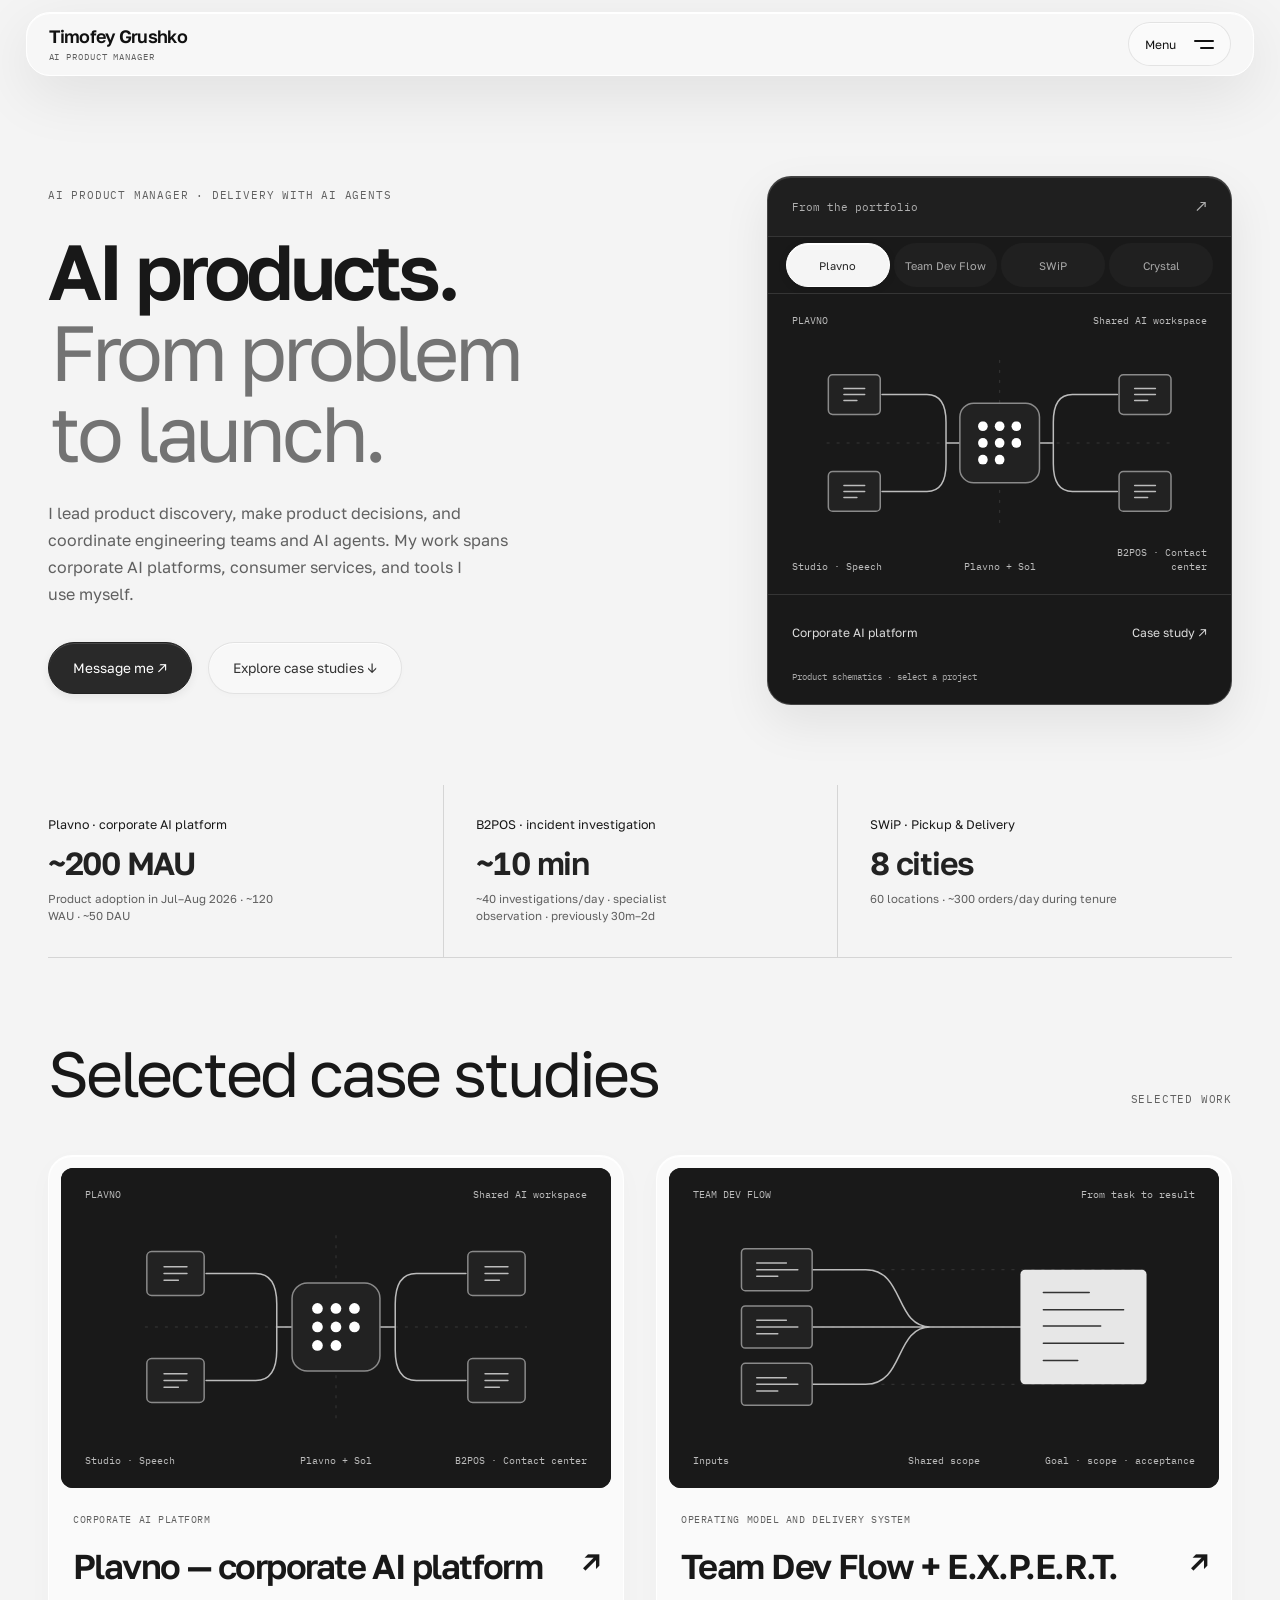
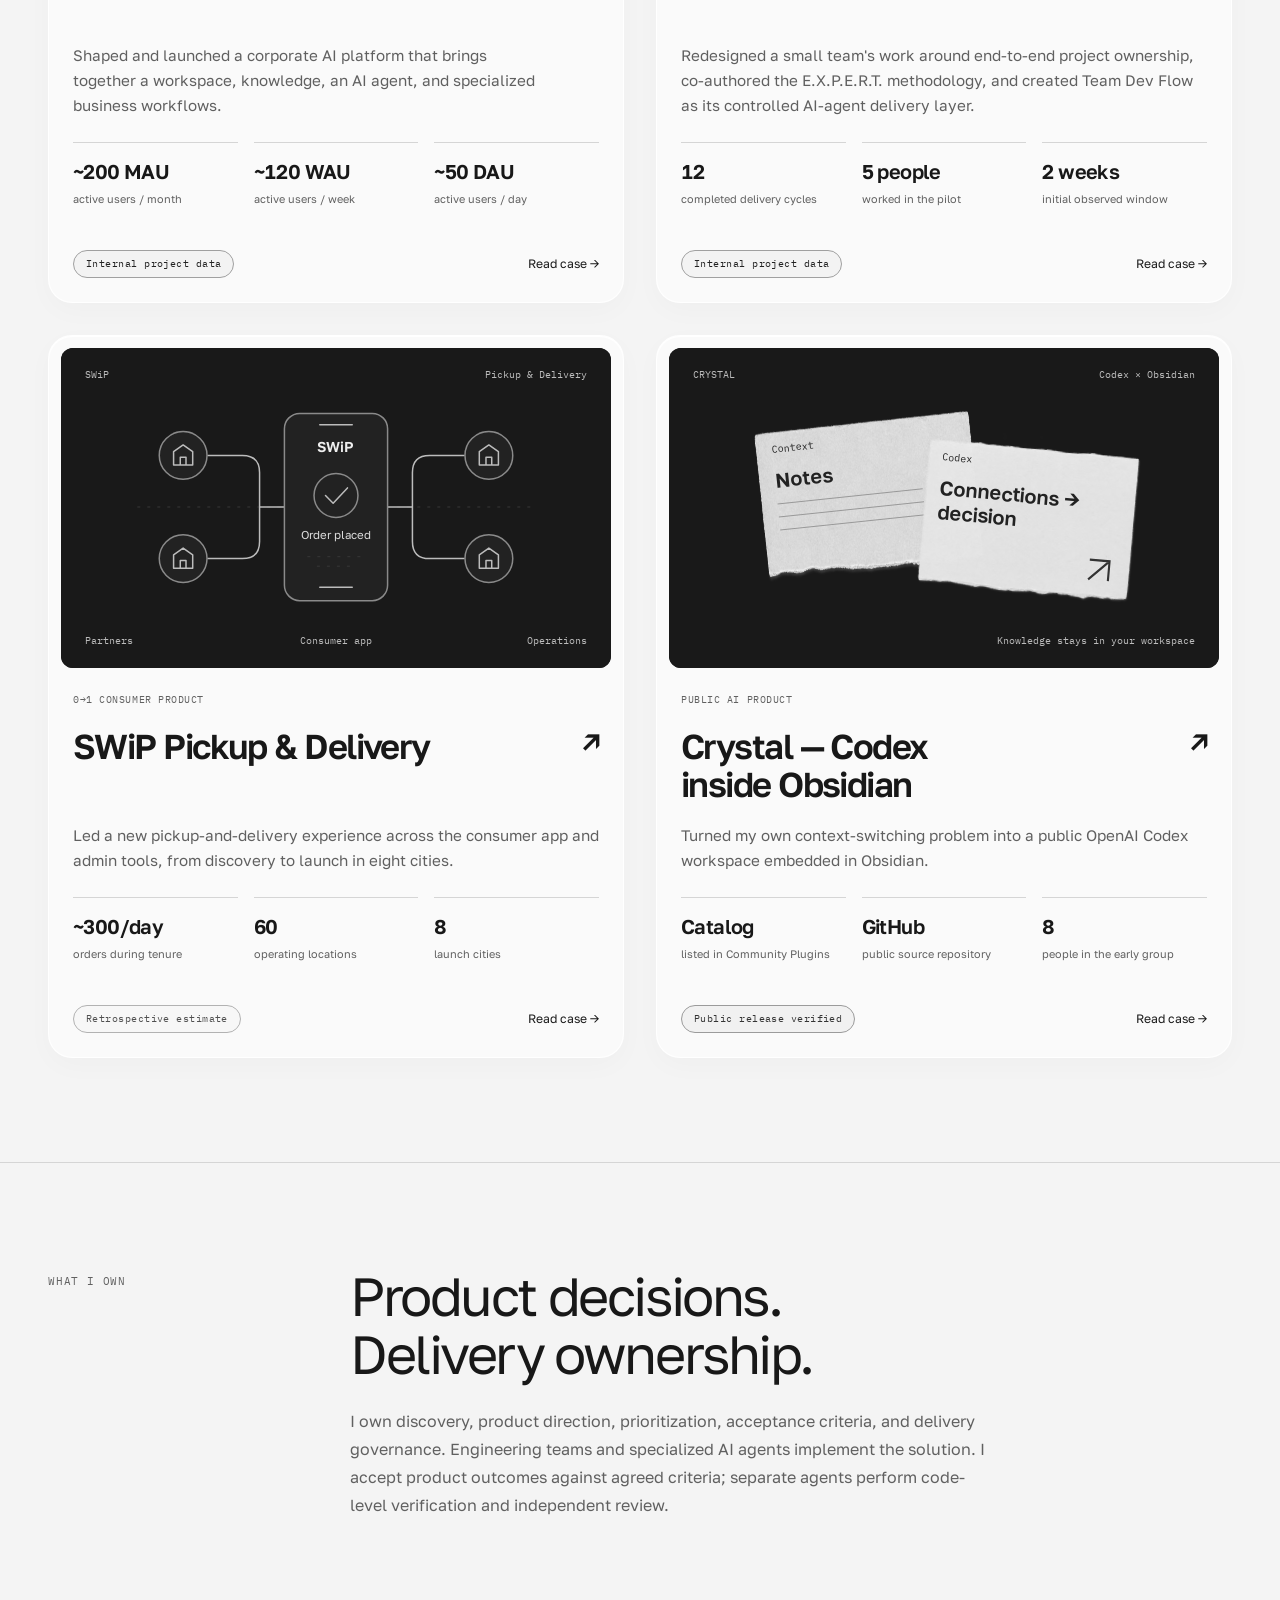
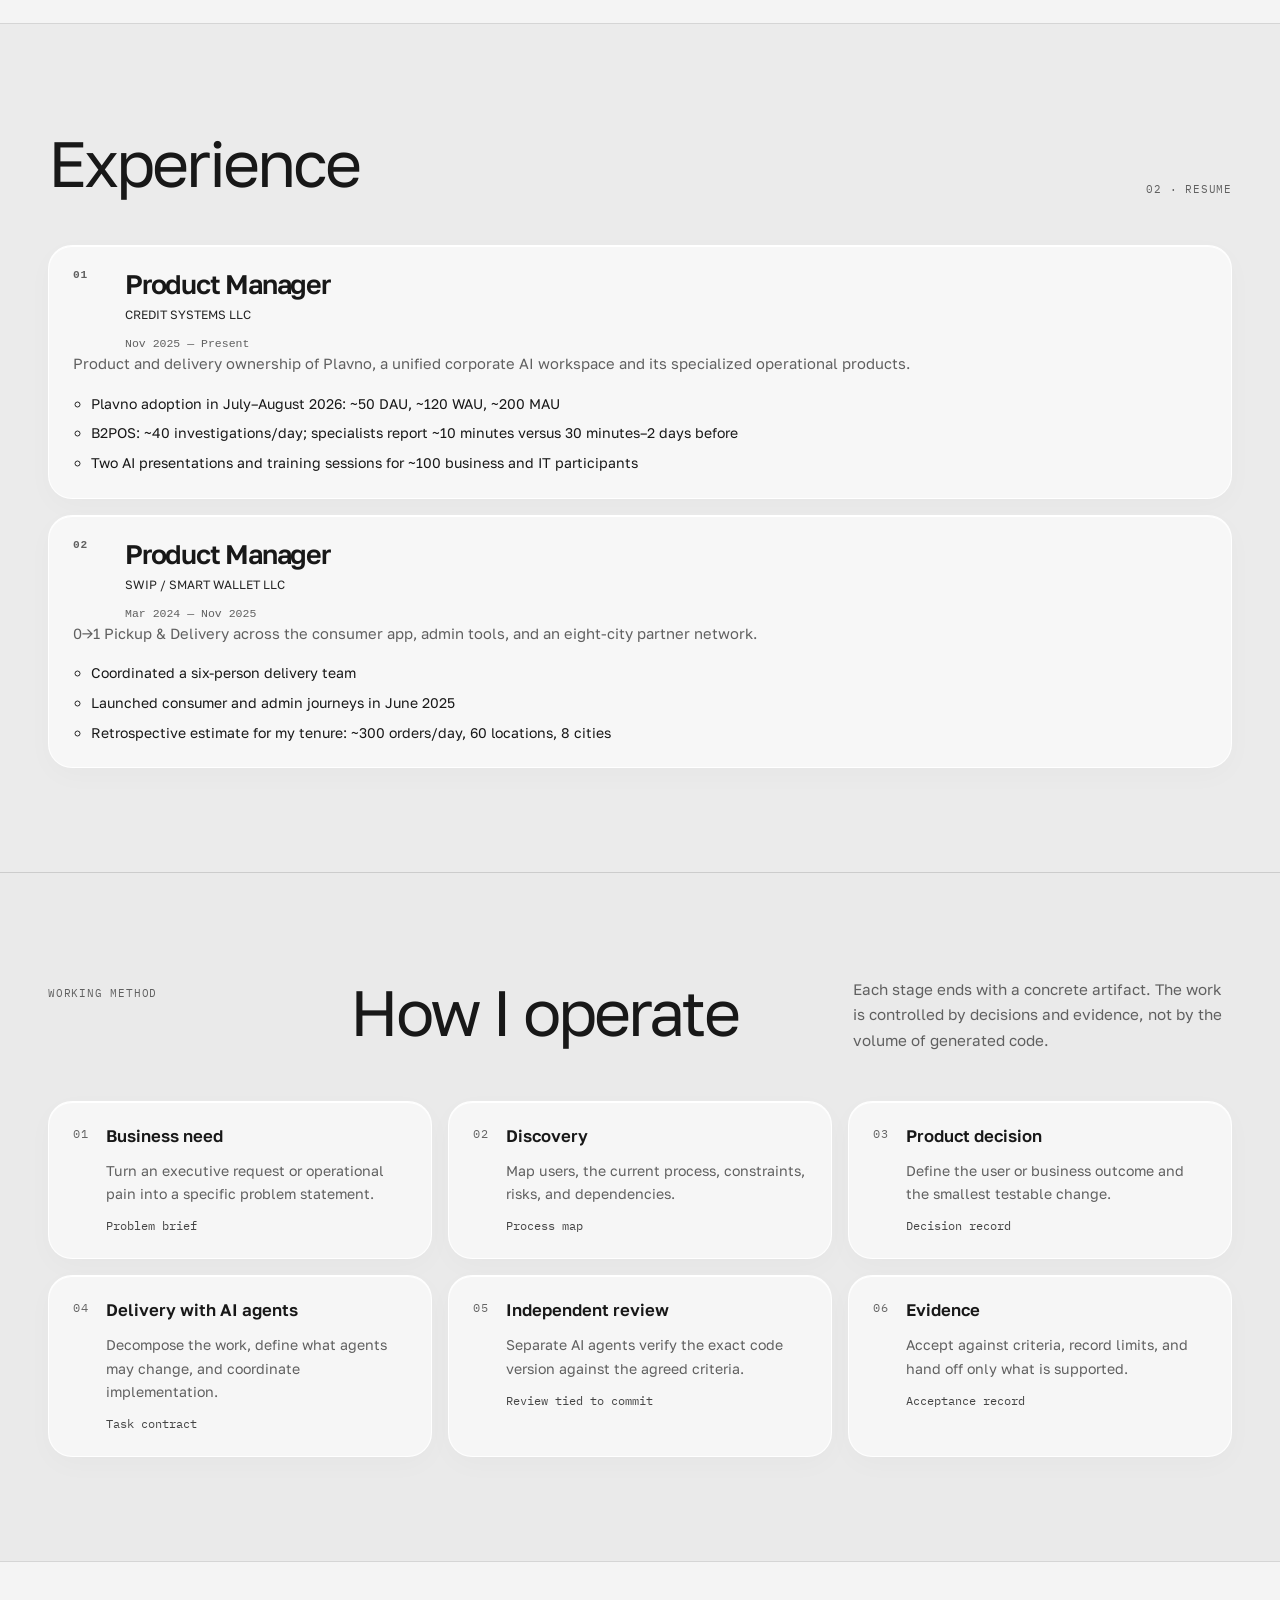
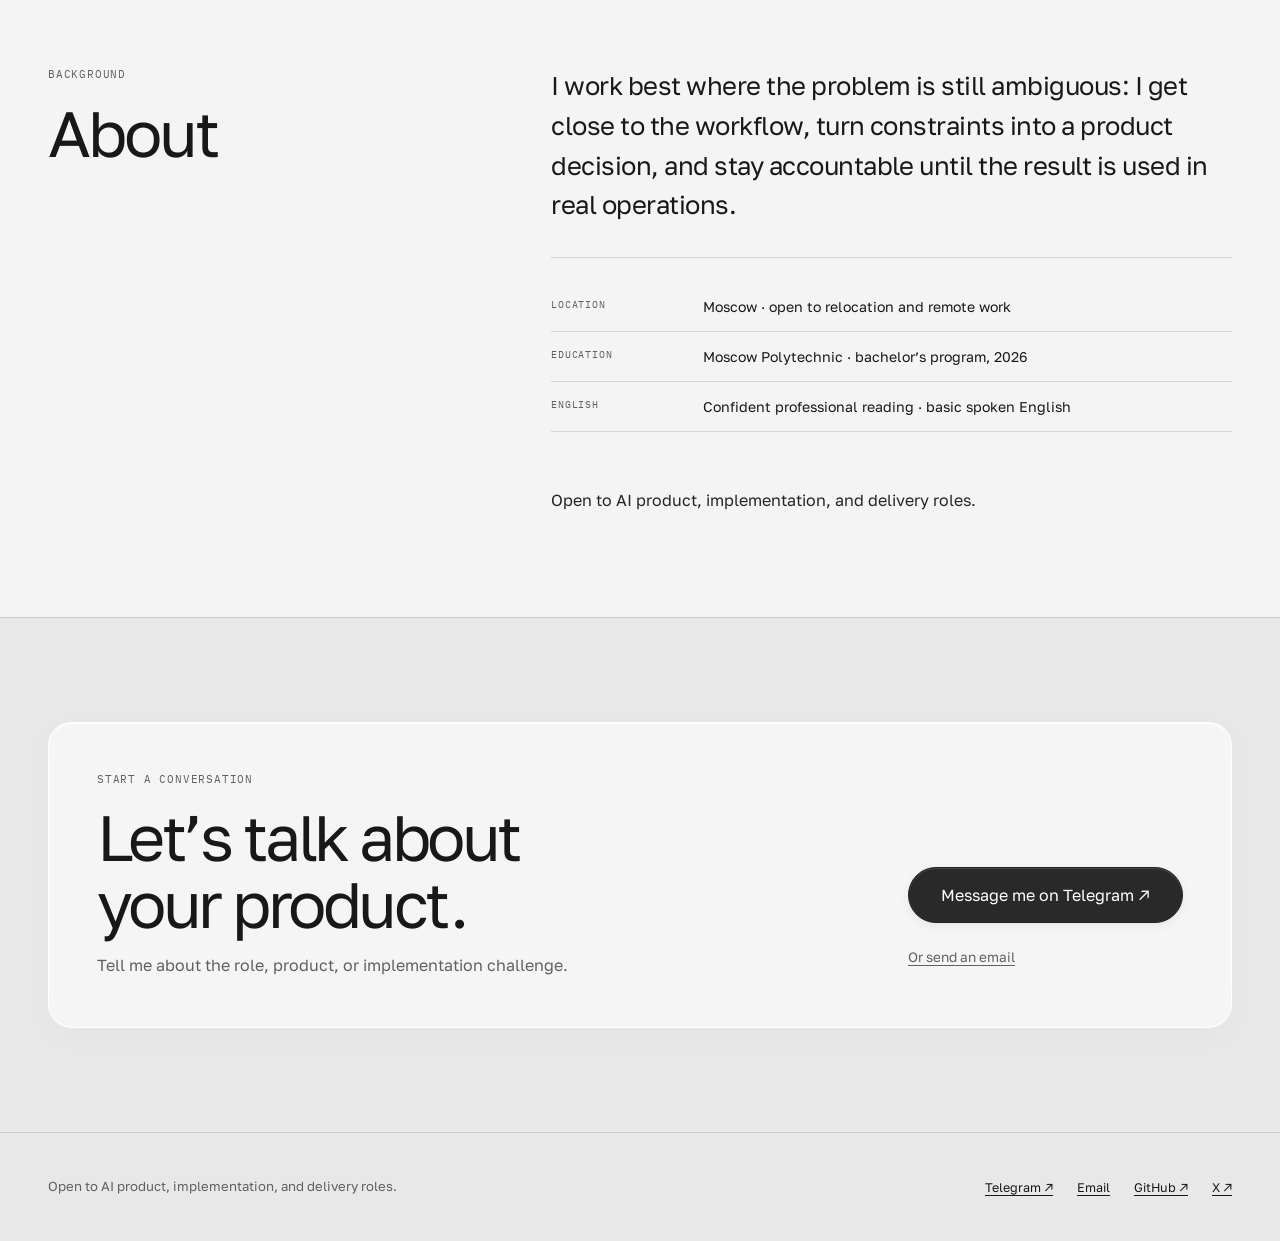
<file: index.html>
<!DOCTYPE html><html lang="en"><head><meta charset="UTF-8"><meta name="viewport" content="width=device-width, initial-scale=1, viewport-fit=cover"><meta name="theme-color" content="#f4f4f4"><link rel="preload" href="/fonts/golos-400.ttf" as="font" type="font/ttf" crossorigin><meta name="description" content="AI product manager leading discovery, product decisions, and structured delivery across internal AI and consumer products."><link rel="icon" href="/favicon.svg" type="image/svg+xml"><link rel="canonical" href="https://gvukamolle.github.io/"><link rel="alternate" hreflang="en" href="https://gvukamolle.github.io/"><link rel="alternate" hreflang="ru" href="https://gvukamolle.github.io/ru/"><link rel="alternate" hreflang="x-default" href="https://gvukamolle.github.io/"><meta property="og:type" content="website"><meta property="og:locale" content="en_US"><meta property="og:title" content="Timofey Grushko — AI Product Manager &amp; Delivery with AI Agents"><meta property="og:description" content="AI product manager leading discovery, product decisions, and structured delivery across internal AI and consumer products."><meta property="og:url" content="https://gvukamolle.github.io/"><meta property="og:image" content="https://gvukamolle.github.io/og-default.png"><meta property="og:image:width" content="1200"><meta property="og:image:height" content="630"><meta property="og:image:alt" content="Timofey Grushko — AI Product Manager leading delivery with AI agents"><meta name="twitter:card" content="summary_large_image"><meta name="twitter:title" content="Timofey Grushko — AI Product Manager &amp; Delivery with AI Agents"><meta name="twitter:description" content="AI product manager leading discovery, product decisions, and structured delivery across internal AI and consumer products."><meta name="twitter:image" content="https://gvukamolle.github.io/og-default.png"><meta name="twitter:image:alt" content="Timofey Grushko — AI Product Manager leading delivery with AI agents"><title>Timofey Grushko — AI Product Manager &amp; Delivery with AI Agents</title><script type="application/ld+json">{"@context":"https://schema.org","@type":"Person","name":"Timofey Grushko","jobTitle":"AI Product Manager","homeLocation":{"@type":"Place","name":"Moscow"},"email":"mailto:tim.grushko7@gmail.com","sameAs":["https://t.me/gvukamolle","https://github.com/gvukamolle","https://x.com/why_gvukamolle"],"knowsLanguage":["ru","en"]}</script><link rel="stylesheet" href="/_astro/BaseLayout.C7VRV1YZ.css"><link rel="stylesheet" href="/_astro/i18n.DCbKfrXa.css"><link rel="stylesheet" href="/_astro/home.we3cDWF-.css"></head><body><a class="skip-link" href="#main">Skip to content</a><header class="site-header tdf-header"><a class="tdf-wordmark" href="/"><span>Timofey Grushko<span class="tdf-edition">AI PRODUCT MANAGER</span></span></a><button id="menu-toggle" class="tdf-menu-toggle" type="button" aria-expanded="false" aria-controls="nav-panel" data-open-label="Close" data-closed-label="Menu"><span id="menu-label">Menu</span><span class="tdf-burger" aria-hidden="true"><i></i><i></i></span></button></header><nav id="nav-panel" class="tdf-nav-panel" aria-label="Main navigation" hidden><span class="tdf-menu-eyebrow">Navigate</span><a href="/#cases">Cases<span aria-hidden="true">↗</span></a><a href="/#experience">Experience<span aria-hidden="true">↗</span></a><a href="/#method">Method<span aria-hidden="true">↗</span></a><a href="/#about">About<span aria-hidden="true">↗</span></a><a href="https://t.me/gvukamolle">Telegram<span aria-hidden="true">↗</span></a><div class="tdf-menu-language"><span>Language</span><a class="tdf-language" href="/ru/" data-language-switch data-target-locale="ru" data-russian="false" aria-label="Switch language to Russian"><span>EN</span><span>RU</span></a></div></nav><noscript><style>#menu-toggle{display:none}</style><nav class="tdf-fallback" aria-label="Navigation"><a href="/#cases">Cases</a><a href="/#experience">Experience</a><a href="/#method">Method</a><a href="/#about">About</a><a href="https://t.me/gvukamolle">Telegram</a><a href="/ru/">Русский</a></nav></noscript><script type="module" src="/_astro/SiteHeader.astro_astro_type_script_index_0_lang.BImIj5Sn.js"></script><main id="main"><script>
    if (localStorage.getItem('portfolio-language') === 'ru' && location.pathname === '/') {
      location.replace('/ru/');
    }
  </script><section class="hero section" aria-labelledby="home-heading"><div class="container hero-shell"><div class="hero-copy"><p class="eyebrow">AI Product Manager · Delivery with AI agents</p><h1 id="home-heading" class="display"><span class="hero-title hero-title--desktop">AI products. <span class="display-accent">From problem to launch.</span></span><span class="hero-title hero-title--mobile">AI products. <span class="display-accent">From problem to launch.</span></span></h1><p class="hero-summary hero-summary--desktop">I lead product discovery, make product decisions, and coordinate engineering teams and AI agents. My work spans corporate AI platforms, consumer services, and tools I use myself.</p><p class="hero-summary hero-summary--mobile">I lead AI products from problem to launch with engineering teams and AI agents.</p><div class="hero-actions"><a class="button button--primary" href="https://t.me/gvukamolle" target="_blank" rel="me noreferrer">Message me ↗</a><a class="button button--text" href="#cases">Explore case studies ↓</a></div></div><section class="project-console" data-project-console aria-label="Project explorer" data-astro-cid-ej4fjdxf><div class="console-top" data-astro-cid-ej4fjdxf><span data-astro-cid-ej4fjdxf>From the portfolio</span><span aria-hidden="true" data-astro-cid-ej4fjdxf>↗</span></div><div class="console-tabs" role="tablist" aria-label="Choose a project" data-astro-cid-ej4fjdxf><button type="button" role="tab" id="project-tab-plavno-ai" aria-controls="project-panel-plavno-ai" aria-selected="true" tabindex="0" data-astro-cid-ej4fjdxf>Plavno</button><button type="button" role="tab" id="project-tab-team-dev-flow" aria-controls="project-panel-team-dev-flow" aria-selected="false" tabindex="-1" data-astro-cid-ej4fjdxf>Team Dev Flow</button><button type="button" role="tab" id="project-tab-swip-pickup-delivery" aria-controls="project-panel-swip-pickup-delivery" aria-selected="false" tabindex="-1" data-astro-cid-ej4fjdxf>SWiP</button><button type="button" role="tab" id="project-tab-crystal" aria-controls="project-panel-crystal" aria-selected="false" tabindex="-1" data-astro-cid-ej4fjdxf>Crystal</button></div><div class="console-panel" role="tabpanel" id="project-panel-plavno-ai" aria-labelledby="project-tab-plavno-ai" data-astro-cid-ej4fjdxf><div class="project-visual project-visual--plavno-ai" aria-hidden="true" data-astro-cid-utabsd57><div class="visual-label" data-astro-cid-utabsd57><span data-astro-cid-utabsd57>PLAVNO</span><span data-astro-cid-utabsd57>Shared AI workspace</span></div><div class="visual-stage" data-astro-cid-utabsd57><svg viewBox="0 0 480 224" fill="none" class="preview-diagram" data-astro-cid-utabsd57><path class="guide" d="M40 112H440M240 16V208" data-astro-cid-utabsd57></path><path class="wire" d="M104 56H156Q178 56 178 88V112H194M104 168H156Q178 168 178 136V112M286 112H302V88Q302 56 324 56H376M302 112V136Q302 168 324 168H376" data-astro-cid-utabsd57></path><rect class="node" x="194" y="66" width="92" height="92" rx="16" data-astro-cid-utabsd57></rect><image href="/images/plavno-mark.svg" x="215" y="87" width="50" height="50" class="plavno-mark" data-astro-cid-utabsd57></image><g data-astro-cid-utabsd57><rect class="node" x="42" y="33" width="60" height="46" rx="5" data-astro-cid-utabsd57></rect><path class="wire" d="M60 49h24m-24 7h24m-24 7h15" data-astro-cid-utabsd57></path></g><g data-astro-cid-utabsd57><rect class="node" x="42" y="145" width="60" height="46" rx="5" data-astro-cid-utabsd57></rect><path class="wire" d="M60 161h24m-24 7h24m-24 7h15" data-astro-cid-utabsd57></path></g><g data-astro-cid-utabsd57><rect class="node" x="378" y="33" width="60" height="46" rx="5" data-astro-cid-utabsd57></rect><path class="wire" d="M396 49h24m-24 7h24m-24 7h15" data-astro-cid-utabsd57></path></g><g data-astro-cid-utabsd57><rect class="node" x="378" y="145" width="60" height="46" rx="5" data-astro-cid-utabsd57></rect><path class="wire" d="M396 161h24m-24 7h24m-24 7h15" data-astro-cid-utabsd57></path></g></svg></div><div class="visual-legend" data-astro-cid-utabsd57><span data-astro-cid-utabsd57>Studio · Speech</span><span data-astro-cid-utabsd57>Plavno + Sol</span><span data-astro-cid-utabsd57>B2POS · Contact center</span></div></div><a class="console-link" href="/cases/plavno-ai/" data-astro-cid-ej4fjdxf><span data-astro-cid-ej4fjdxf>Corporate AI platform</span><span data-astro-cid-ej4fjdxf>Case study ↗</span></a></div><div class="console-panel" role="tabpanel" id="project-panel-team-dev-flow" aria-labelledby="project-tab-team-dev-flow" hidden data-astro-cid-ej4fjdxf><div class="project-visual project-visual--team-dev-flow" aria-hidden="true" data-astro-cid-utabsd57><div class="visual-label" data-astro-cid-utabsd57><span data-astro-cid-utabsd57>TEAM DEV FLOW</span><span data-astro-cid-utabsd57>From task to result</span></div><div class="visual-stage" data-astro-cid-utabsd57><svg viewBox="0 0 480 224" fill="none" class="preview-diagram" data-astro-cid-utabsd57><path class="guide" d="M28 52H452M28 112H452M28 172H452" data-astro-cid-utabsd57></path><path class="wire" d="M102 52H158C199 52 188 112 226 112H320M102 112H320M102 172H158C199 172 188 112 226 112" data-astro-cid-utabsd57></path><g data-astro-cid-utabsd57><rect class="node" x="28" y="30" width="74" height="44" rx="4" data-astro-cid-utabsd57></rect><path class="wire" d="M44 45h31m-31 7h43m-43 7h22" data-astro-cid-utabsd57></path></g><g data-astro-cid-utabsd57><rect class="node" x="28" y="90" width="74" height="44" rx="4" data-astro-cid-utabsd57></rect><path class="wire" d="M44 105h31m-31 7h43m-43 7h22" data-astro-cid-utabsd57></path></g><g data-astro-cid-utabsd57><rect class="node" x="28" y="150" width="74" height="44" rx="4" data-astro-cid-utabsd57></rect><path class="wire" d="M44 165h31m-31 7h43m-43 7h22" data-astro-cid-utabsd57></path></g><rect class="solid-node" x="320" y="52" width="132" height="120" rx="5" data-astro-cid-utabsd57></rect><path class="inverse-wire" d="M344 94h84m-84 35h84M344 76h48M344 111h60M344 147h36" data-astro-cid-utabsd57></path></svg></div><div class="visual-legend" data-astro-cid-utabsd57><span data-astro-cid-utabsd57>Inputs</span><span data-astro-cid-utabsd57>Shared scope</span><span data-astro-cid-utabsd57>Goal · scope · acceptance</span></div></div><a class="console-link" href="/cases/team-dev-flow/" data-astro-cid-ej4fjdxf><span data-astro-cid-ej4fjdxf>Delivery with AI agents</span><span data-astro-cid-ej4fjdxf>Case study ↗</span></a></div><div class="console-panel" role="tabpanel" id="project-panel-swip-pickup-delivery" aria-labelledby="project-tab-swip-pickup-delivery" hidden data-astro-cid-ej4fjdxf><div class="project-visual project-visual--swip-pickup-delivery" aria-hidden="true" data-astro-cid-utabsd57><div class="visual-label" data-astro-cid-utabsd57><span data-astro-cid-utabsd57>SWiP</span><span data-astro-cid-utabsd57>Pickup &amp; Delivery</span></div><div class="visual-stage" data-astro-cid-utabsd57><svg viewBox="0 0 480 224" fill="none" class="preview-diagram" data-astro-cid-utabsd57><path class="guide" d="M32 112H448" data-astro-cid-utabsd57></path><path class="wire" d="M106 58H142Q160 58 160 76V112H186M106 166H142Q160 166 160 148V112M294 112H320V76Q320 58 338 58H374M320 112V148Q320 166 338 166H374" data-astro-cid-utabsd57></path><g data-astro-cid-utabsd57><circle class="node" cx="80" cy="58" r="25" data-astro-cid-utabsd57></circle><path class="wire" d="M70 68v-14l10-7 10 7v14h-20m7 0v-8h6v8" data-astro-cid-utabsd57></path></g><g data-astro-cid-utabsd57><circle class="node" cx="80" cy="166" r="25" data-astro-cid-utabsd57></circle><path class="wire" d="M70 176v-14l10-7 10 7v14h-20m7 0v-8h6v8" data-astro-cid-utabsd57></path></g><g data-astro-cid-utabsd57><circle class="node" cx="400" cy="58" r="25" data-astro-cid-utabsd57></circle><path class="wire" d="M390 68v-14l10-7 10 7v14h-20m7 0v-8h6v8" data-astro-cid-utabsd57></path></g><g data-astro-cid-utabsd57><circle class="node" cx="400" cy="166" r="25" data-astro-cid-utabsd57></circle><path class="wire" d="M390 176v-14l10-7 10 7v14h-20m7 0v-8h6v8" data-astro-cid-utabsd57></path></g><rect class="node" x="186" y="14" width="108" height="196" rx="16" data-astro-cid-utabsd57></rect><path class="wire" d="M223 26h34M223 196h34" data-astro-cid-utabsd57></path><text x="240" y="54" class="svg-brand" data-astro-cid-utabsd57>SWiP</text><circle class="node" cx="240" cy="100" r="23" data-astro-cid-utabsd57></circle><path class="wire" d="m229 100 8 8 15-16" data-astro-cid-utabsd57></path><text x="240" y="146" class="svg-copy" data-astro-cid-utabsd57>Order placed</text><path class="guide" d="M210 164h60M220 174h40" data-astro-cid-utabsd57></path></svg></div><div class="visual-legend" data-astro-cid-utabsd57><span data-astro-cid-utabsd57>Partners</span><span data-astro-cid-utabsd57>Consumer app</span><span data-astro-cid-utabsd57>Operations</span></div></div><a class="console-link" href="/cases/swip-pickup-delivery/" data-astro-cid-ej4fjdxf><span data-astro-cid-ej4fjdxf>Pickup &amp; Delivery, from zero</span><span data-astro-cid-ej4fjdxf>Case study ↗</span></a></div><div class="console-panel" role="tabpanel" id="project-panel-crystal" aria-labelledby="project-tab-crystal" hidden data-astro-cid-ej4fjdxf><div class="project-visual project-visual--crystal" aria-hidden="true" data-astro-cid-utabsd57><div class="visual-label" data-astro-cid-utabsd57><span data-astro-cid-utabsd57>CRYSTAL</span><span data-astro-cid-utabsd57>Codex × Obsidian</span></div><div class="visual-stage" data-astro-cid-utabsd57><div class="paper-stack" data-astro-cid-utabsd57><div class="paper-note paper-note--one" data-astro-cid-utabsd57><small data-astro-cid-utabsd57>Context</small><b data-astro-cid-utabsd57>Notes</b><i data-astro-cid-utabsd57></i><i data-astro-cid-utabsd57></i><i data-astro-cid-utabsd57></i></div><div class="paper-note paper-note--two" data-astro-cid-utabsd57><small data-astro-cid-utabsd57>Codex</small><b data-astro-cid-utabsd57>Connections → decision</b><svg viewBox="0 0 24 24" data-astro-cid-utabsd57><path d="M5 19 19 5M5 5h14v14" data-astro-cid-utabsd57></path></svg></div></div></div><div class="visual-legend" data-astro-cid-utabsd57><span class="legend-wide" data-astro-cid-utabsd57>Knowledge stays in your workspace</span></div></div><a class="console-link" href="/cases/crystal/" data-astro-cid-ej4fjdxf><span data-astro-cid-ej4fjdxf>Codex inside Obsidian</span><span data-astro-cid-ej4fjdxf>Case study ↗</span></a></div><p class="console-caption" data-astro-cid-ej4fjdxf>Product schematics · select a project</p></section><script type="module">for(let e of document.querySelectorAll(`[data-project-console]`)){let t=[...e.querySelectorAll(`[role="tab"]`)],n=[...e.querySelectorAll(`[role="tabpanel"]`)],r=matchMedia(`(prefers-reduced-motion: reduce)`),i,a=()=>{i?.cancel(),i=void 0};r.addEventListener(`change`,()=>{r.matches&&a()}),window.addEventListener(`pagehide`,a);let o=(e,o=!1)=>{let s=t[e].getAttribute(`aria-selected`)!==`true`;a(),t.forEach((t,n)=>{t.setAttribute(`aria-selected`,String(n===e)),t.tabIndex=n===e?0:-1}),n.forEach((t,n)=>{t.hidden=n!==e}),o&&t[e].focus(),s&&!r.matches&&(i=n[e].querySelector(`.visual-stage`)?.animate([{transform:`translateY(6px)`},{transform:`translateY(0)`}],{duration:280,easing:`cubic-bezier(.2,.8,.2,1)`}))};t.forEach((e,n)=>{e.addEventListener(`click`,()=>o(n)),e.addEventListener(`keydown`,e=>{let r=n;if(e.key===`ArrowRight`)r=(n+1)%t.length;else if(e.key===`ArrowLeft`)r=(n+t.length-1)%t.length;else if(e.key===`Home`)r=0;else if(e.key===`End`)r=t.length-1;else return;e.preventDefault(),o(r,!0)})})}</script></div></section><div class="container proof-wrap" aria-label="Selected outcomes"><dl class="proof-strip" data-astro-cid-jxp34i24><div class="proof-strip__item" data-astro-cid-jxp34i24><dt data-astro-cid-jxp34i24><span class="proof-label proof-label--desktop" data-astro-cid-jxp34i24>Plavno · corporate AI platform</span><span class="proof-label proof-label--mobile" data-astro-cid-jxp34i24>Plavno · AI platform</span></dt><dd data-astro-cid-jxp34i24><strong data-astro-cid-jxp34i24>~200 MAU</strong><small data-astro-cid-jxp34i24>Product adoption in Jul–Aug 2026 · ~120 WAU · ~50 DAU</small></dd></div><div class="proof-strip__item" data-astro-cid-jxp34i24><dt data-astro-cid-jxp34i24><span class="proof-label proof-label--desktop" data-astro-cid-jxp34i24>B2POS · incident investigation</span><span class="proof-label proof-label--mobile" data-astro-cid-jxp34i24>B2POS · incident review</span></dt><dd data-astro-cid-jxp34i24><strong data-astro-cid-jxp34i24>~10 min</strong><small data-astro-cid-jxp34i24>~40 investigations/day · specialist observation · previously 30m–2d</small></dd></div><div class="proof-strip__item" data-astro-cid-jxp34i24><dt data-astro-cid-jxp34i24><span class="proof-label proof-label--desktop" data-astro-cid-jxp34i24>SWiP · Pickup &amp; Delivery</span><span class="proof-label proof-label--mobile" data-astro-cid-jxp34i24>SWiP · delivery</span></dt><dd data-astro-cid-jxp34i24><strong data-astro-cid-jxp34i24>8 cities</strong><small data-astro-cid-jxp34i24>60 locations · ~300 orders/day during tenure</small></dd></div></dl></div><section id="cases" class="section anchor-section" aria-labelledby="cases-heading"><div class="container"><div class="section-heading"><p class="eyebrow">Selected work</p><h2 id="cases-heading">Selected case studies</h2></div><div class="case-grid"><article class="case-card case-card--plavno-ai" data-astro-cid-esvs7huh><div class="case-card__visual" data-astro-cid-esvs7huh><div class="project-visual project-visual--plavno-ai" aria-hidden="true" data-astro-cid-utabsd57><div class="visual-label" data-astro-cid-utabsd57><span data-astro-cid-utabsd57>PLAVNO</span><span data-astro-cid-utabsd57>Shared AI workspace</span></div><div class="visual-stage" data-astro-cid-utabsd57><svg viewBox="0 0 480 224" fill="none" class="preview-diagram" data-astro-cid-utabsd57><path class="guide" d="M40 112H440M240 16V208" data-astro-cid-utabsd57></path><path class="wire" d="M104 56H156Q178 56 178 88V112H194M104 168H156Q178 168 178 136V112M286 112H302V88Q302 56 324 56H376M302 112V136Q302 168 324 168H376" data-astro-cid-utabsd57></path><rect class="node" x="194" y="66" width="92" height="92" rx="16" data-astro-cid-utabsd57></rect><image href="/images/plavno-mark.svg" x="215" y="87" width="50" height="50" class="plavno-mark" data-astro-cid-utabsd57></image><g data-astro-cid-utabsd57><rect class="node" x="42" y="33" width="60" height="46" rx="5" data-astro-cid-utabsd57></rect><path class="wire" d="M60 49h24m-24 7h24m-24 7h15" data-astro-cid-utabsd57></path></g><g data-astro-cid-utabsd57><rect class="node" x="42" y="145" width="60" height="46" rx="5" data-astro-cid-utabsd57></rect><path class="wire" d="M60 161h24m-24 7h24m-24 7h15" data-astro-cid-utabsd57></path></g><g data-astro-cid-utabsd57><rect class="node" x="378" y="33" width="60" height="46" rx="5" data-astro-cid-utabsd57></rect><path class="wire" d="M396 49h24m-24 7h24m-24 7h15" data-astro-cid-utabsd57></path></g><g data-astro-cid-utabsd57><rect class="node" x="378" y="145" width="60" height="46" rx="5" data-astro-cid-utabsd57></rect><path class="wire" d="M396 161h24m-24 7h24m-24 7h15" data-astro-cid-utabsd57></path></g></svg></div><div class="visual-legend" data-astro-cid-utabsd57><span data-astro-cid-utabsd57>Studio · Speech</span><span data-astro-cid-utabsd57>Plavno + Sol</span><span data-astro-cid-utabsd57>B2POS · Contact center</span></div></div></div><div class="case-card__body" data-astro-cid-esvs7huh><div class="case-card__meta" data-astro-cid-esvs7huh>Corporate AI platform</div><h3 data-astro-cid-esvs7huh><a href="/cases/plavno-ai/" data-astro-cid-esvs7huh>Plavno — corporate AI platform<span class="case-card__arrow" aria-hidden="true" data-astro-cid-esvs7huh>↗</span></a></h3><p data-astro-cid-esvs7huh>Shaped and launched a corporate AI platform that brings together a workspace, knowledge, an AI agent, and specialized business workflows.</p><div class="case-card__metrics" data-astro-cid-esvs7huh><dl data-astro-cid-esvs7huh><div data-astro-cid-esvs7huh><dt data-astro-cid-esvs7huh>active users / month</dt><dd data-astro-cid-esvs7huh>~200 MAU</dd></div><div data-astro-cid-esvs7huh><dt data-astro-cid-esvs7huh>active users / week</dt><dd data-astro-cid-esvs7huh>~120 WAU</dd></div><div data-astro-cid-esvs7huh><dt data-astro-cid-esvs7huh>active users / day</dt><dd data-astro-cid-esvs7huh>~50 DAU</dd></div></dl></div><div class="case-card__footer" data-astro-cid-esvs7huh><span class="evidence-badge evidence-badge--protected-internal" data-astro-cid-rlb4oqut>Internal project data</span><span class="case-card__action" aria-hidden="true" data-astro-cid-esvs7huh>Read case →</span></div></div></article><article class="case-card case-card--team-dev-flow" data-astro-cid-esvs7huh><div class="case-card__visual" data-astro-cid-esvs7huh><div class="project-visual project-visual--team-dev-flow" aria-hidden="true" data-astro-cid-utabsd57><div class="visual-label" data-astro-cid-utabsd57><span data-astro-cid-utabsd57>TEAM DEV FLOW</span><span data-astro-cid-utabsd57>From task to result</span></div><div class="visual-stage" data-astro-cid-utabsd57><svg viewBox="0 0 480 224" fill="none" class="preview-diagram" data-astro-cid-utabsd57><path class="guide" d="M28 52H452M28 112H452M28 172H452" data-astro-cid-utabsd57></path><path class="wire" d="M102 52H158C199 52 188 112 226 112H320M102 112H320M102 172H158C199 172 188 112 226 112" data-astro-cid-utabsd57></path><g data-astro-cid-utabsd57><rect class="node" x="28" y="30" width="74" height="44" rx="4" data-astro-cid-utabsd57></rect><path class="wire" d="M44 45h31m-31 7h43m-43 7h22" data-astro-cid-utabsd57></path></g><g data-astro-cid-utabsd57><rect class="node" x="28" y="90" width="74" height="44" rx="4" data-astro-cid-utabsd57></rect><path class="wire" d="M44 105h31m-31 7h43m-43 7h22" data-astro-cid-utabsd57></path></g><g data-astro-cid-utabsd57><rect class="node" x="28" y="150" width="74" height="44" rx="4" data-astro-cid-utabsd57></rect><path class="wire" d="M44 165h31m-31 7h43m-43 7h22" data-astro-cid-utabsd57></path></g><rect class="solid-node" x="320" y="52" width="132" height="120" rx="5" data-astro-cid-utabsd57></rect><path class="inverse-wire" d="M344 94h84m-84 35h84M344 76h48M344 111h60M344 147h36" data-astro-cid-utabsd57></path></svg></div><div class="visual-legend" data-astro-cid-utabsd57><span data-astro-cid-utabsd57>Inputs</span><span data-astro-cid-utabsd57>Shared scope</span><span data-astro-cid-utabsd57>Goal · scope · acceptance</span></div></div></div><div class="case-card__body" data-astro-cid-esvs7huh><div class="case-card__meta" data-astro-cid-esvs7huh>Operating model and delivery system</div><h3 data-astro-cid-esvs7huh><a href="/cases/team-dev-flow/" data-astro-cid-esvs7huh>Team Dev Flow + E.X.P.E.R.T.<span class="case-card__arrow" aria-hidden="true" data-astro-cid-esvs7huh>↗</span></a></h3><p data-astro-cid-esvs7huh>Redesigned a small team&#39;s work around end-to-end project ownership, co-authored the E.X.P.E.R.T. methodology, and created Team Dev Flow as its controlled AI-agent delivery layer.</p><div class="case-card__metrics" data-astro-cid-esvs7huh><dl data-astro-cid-esvs7huh><div data-astro-cid-esvs7huh><dt data-astro-cid-esvs7huh>completed delivery cycles</dt><dd data-astro-cid-esvs7huh>12</dd></div><div data-astro-cid-esvs7huh><dt data-astro-cid-esvs7huh>worked in the pilot</dt><dd data-astro-cid-esvs7huh>5 people</dd></div><div data-astro-cid-esvs7huh><dt data-astro-cid-esvs7huh>initial observed window</dt><dd data-astro-cid-esvs7huh>2 weeks</dd></div></dl></div><div class="case-card__footer" data-astro-cid-esvs7huh><span class="evidence-badge evidence-badge--protected-internal" data-astro-cid-rlb4oqut>Internal project data</span><span class="case-card__action" aria-hidden="true" data-astro-cid-esvs7huh>Read case →</span></div></div></article><article class="case-card case-card--swip-pickup-delivery" data-astro-cid-esvs7huh><div class="case-card__visual" data-astro-cid-esvs7huh><div class="project-visual project-visual--swip-pickup-delivery" aria-hidden="true" data-astro-cid-utabsd57><div class="visual-label" data-astro-cid-utabsd57><span data-astro-cid-utabsd57>SWiP</span><span data-astro-cid-utabsd57>Pickup &amp; Delivery</span></div><div class="visual-stage" data-astro-cid-utabsd57><svg viewBox="0 0 480 224" fill="none" class="preview-diagram" data-astro-cid-utabsd57><path class="guide" d="M32 112H448" data-astro-cid-utabsd57></path><path class="wire" d="M106 58H142Q160 58 160 76V112H186M106 166H142Q160 166 160 148V112M294 112H320V76Q320 58 338 58H374M320 112V148Q320 166 338 166H374" data-astro-cid-utabsd57></path><g data-astro-cid-utabsd57><circle class="node" cx="80" cy="58" r="25" data-astro-cid-utabsd57></circle><path class="wire" d="M70 68v-14l10-7 10 7v14h-20m7 0v-8h6v8" data-astro-cid-utabsd57></path></g><g data-astro-cid-utabsd57><circle class="node" cx="80" cy="166" r="25" data-astro-cid-utabsd57></circle><path class="wire" d="M70 176v-14l10-7 10 7v14h-20m7 0v-8h6v8" data-astro-cid-utabsd57></path></g><g data-astro-cid-utabsd57><circle class="node" cx="400" cy="58" r="25" data-astro-cid-utabsd57></circle><path class="wire" d="M390 68v-14l10-7 10 7v14h-20m7 0v-8h6v8" data-astro-cid-utabsd57></path></g><g data-astro-cid-utabsd57><circle class="node" cx="400" cy="166" r="25" data-astro-cid-utabsd57></circle><path class="wire" d="M390 176v-14l10-7 10 7v14h-20m7 0v-8h6v8" data-astro-cid-utabsd57></path></g><rect class="node" x="186" y="14" width="108" height="196" rx="16" data-astro-cid-utabsd57></rect><path class="wire" d="M223 26h34M223 196h34" data-astro-cid-utabsd57></path><text x="240" y="54" class="svg-brand" data-astro-cid-utabsd57>SWiP</text><circle class="node" cx="240" cy="100" r="23" data-astro-cid-utabsd57></circle><path class="wire" d="m229 100 8 8 15-16" data-astro-cid-utabsd57></path><text x="240" y="146" class="svg-copy" data-astro-cid-utabsd57>Order placed</text><path class="guide" d="M210 164h60M220 174h40" data-astro-cid-utabsd57></path></svg></div><div class="visual-legend" data-astro-cid-utabsd57><span data-astro-cid-utabsd57>Partners</span><span data-astro-cid-utabsd57>Consumer app</span><span data-astro-cid-utabsd57>Operations</span></div></div></div><div class="case-card__body" data-astro-cid-esvs7huh><div class="case-card__meta" data-astro-cid-esvs7huh>0→1 consumer product</div><h3 data-astro-cid-esvs7huh><a href="/cases/swip-pickup-delivery/" data-astro-cid-esvs7huh>SWiP Pickup &amp; Delivery<span class="case-card__arrow" aria-hidden="true" data-astro-cid-esvs7huh>↗</span></a></h3><p data-astro-cid-esvs7huh>Led a new pickup-and-delivery experience across the consumer app and admin tools, from discovery to launch in eight cities.</p><div class="case-card__metrics" data-astro-cid-esvs7huh><dl data-astro-cid-esvs7huh><div data-astro-cid-esvs7huh><dt data-astro-cid-esvs7huh>orders during tenure</dt><dd data-astro-cid-esvs7huh>~300/day</dd></div><div data-astro-cid-esvs7huh><dt data-astro-cid-esvs7huh>operating locations</dt><dd data-astro-cid-esvs7huh>60</dd></div><div data-astro-cid-esvs7huh><dt data-astro-cid-esvs7huh>launch cities</dt><dd data-astro-cid-esvs7huh>8</dd></div></dl></div><div class="case-card__footer" data-astro-cid-esvs7huh><span class="evidence-badge evidence-badge--self-reported" data-astro-cid-rlb4oqut>Retrospective estimate</span><span class="case-card__action" aria-hidden="true" data-astro-cid-esvs7huh>Read case →</span></div></div></article><article class="case-card case-card--crystal" data-astro-cid-esvs7huh><div class="case-card__visual" data-astro-cid-esvs7huh><div class="project-visual project-visual--crystal" aria-hidden="true" data-astro-cid-utabsd57><div class="visual-label" data-astro-cid-utabsd57><span data-astro-cid-utabsd57>CRYSTAL</span><span data-astro-cid-utabsd57>Codex × Obsidian</span></div><div class="visual-stage" data-astro-cid-utabsd57><div class="paper-stack" data-astro-cid-utabsd57><div class="paper-note paper-note--one" data-astro-cid-utabsd57><small data-astro-cid-utabsd57>Context</small><b data-astro-cid-utabsd57>Notes</b><i data-astro-cid-utabsd57></i><i data-astro-cid-utabsd57></i><i data-astro-cid-utabsd57></i></div><div class="paper-note paper-note--two" data-astro-cid-utabsd57><small data-astro-cid-utabsd57>Codex</small><b data-astro-cid-utabsd57>Connections → decision</b><svg viewBox="0 0 24 24" data-astro-cid-utabsd57><path d="M5 19 19 5M5 5h14v14" data-astro-cid-utabsd57></path></svg></div></div></div><div class="visual-legend" data-astro-cid-utabsd57><span class="legend-wide" data-astro-cid-utabsd57>Knowledge stays in your workspace</span></div></div></div><div class="case-card__body" data-astro-cid-esvs7huh><div class="case-card__meta" data-astro-cid-esvs7huh>Public AI product</div><h3 data-astro-cid-esvs7huh><a href="/cases/crystal/" data-astro-cid-esvs7huh>Crystal — Codex inside Obsidian<span class="case-card__arrow" aria-hidden="true" data-astro-cid-esvs7huh>↗</span></a></h3><p data-astro-cid-esvs7huh>Turned my own context-switching problem into a public OpenAI Codex workspace embedded in Obsidian.</p><div class="case-card__metrics" data-astro-cid-esvs7huh><dl data-astro-cid-esvs7huh><div data-astro-cid-esvs7huh><dt data-astro-cid-esvs7huh>listed in Community Plugins</dt><dd data-astro-cid-esvs7huh>Catalog</dd></div><div data-astro-cid-esvs7huh><dt data-astro-cid-esvs7huh>public source repository</dt><dd data-astro-cid-esvs7huh>GitHub</dd></div><div data-astro-cid-esvs7huh><dt data-astro-cid-esvs7huh>people in the early group</dt><dd data-astro-cid-esvs7huh>8</dd></div></dl></div><div class="case-card__footer" data-astro-cid-esvs7huh><span class="evidence-badge evidence-badge--public-proof" data-astro-cid-rlb4oqut>Public release verified</span><span class="case-card__action" aria-hidden="true" data-astro-cid-esvs7huh>Read case →</span></div></div></article></div></div></section><section class="section" aria-labelledby="profile-heading"><div class="container split-heading"><p class="eyebrow">What I own</p><div class="split-heading__copy"><h2 id="profile-heading">Product decisions. Delivery ownership.</h2><p>I own discovery, product direction, prioritization, acceptance criteria, and delivery governance. Engineering teams and specialized AI agents implement the solution. I accept product outcomes against agreed criteria; separate agents perform code-level verification and independent review.</p></div></div></section><section id="experience" class="section anchor-section" aria-labelledby="experience-heading"><div class="container"><div class="section-heading section-heading--compact"><p class="eyebrow">02 · Resume</p><h2 id="experience-heading">Experience</h2></div><ol class="experience-list" data-experience-list data-astro-cid-uaw2m7ba><li data-astro-cid-uaw2m7ba><details class="experience-card" data-experience-card open data-astro-cid-uaw2m7ba><summary data-astro-cid-uaw2m7ba><span class="experience-list__number" aria-hidden="true" data-astro-cid-uaw2m7ba>01</span><span class="experience-list__period" data-astro-cid-uaw2m7ba>Nov 2025 — Present</span><span class="experience-list__position" data-astro-cid-uaw2m7ba><span class="experience-list__role" role="heading" aria-level="3" data-astro-cid-uaw2m7ba>Product Manager</span><span class="experience-list__company" data-astro-cid-uaw2m7ba>CREDIT SYSTEMS LLC</span></span><span class="experience-list__toggle" aria-hidden="true" data-astro-cid-uaw2m7ba></span></summary><div class="experience-list__impact" data-astro-cid-uaw2m7ba><p class="experience-list__summary" data-astro-cid-uaw2m7ba>Product and delivery ownership of Plavno, a unified corporate AI workspace and its specialized operational products.</p><ul data-astro-cid-uaw2m7ba><li data-astro-cid-uaw2m7ba>Plavno adoption in July–August 2026: ~50 DAU, ~120 WAU, ~200 MAU</li><li data-astro-cid-uaw2m7ba>B2POS: ~40 investigations/day; specialists report ~10 minutes versus 30 minutes–2 days before</li><li data-astro-cid-uaw2m7ba>Two AI presentations and training sessions for ~100 business and IT participants</li></ul></div></details></li><li data-astro-cid-uaw2m7ba><details class="experience-card" data-experience-card open data-astro-cid-uaw2m7ba><summary data-astro-cid-uaw2m7ba><span class="experience-list__number" aria-hidden="true" data-astro-cid-uaw2m7ba>02</span><span class="experience-list__period" data-astro-cid-uaw2m7ba>Mar 2024 — Nov 2025</span><span class="experience-list__position" data-astro-cid-uaw2m7ba><span class="experience-list__role" role="heading" aria-level="3" data-astro-cid-uaw2m7ba>Product Manager</span><span class="experience-list__company" data-astro-cid-uaw2m7ba>SWiP / SMART WALLET LLC</span></span><span class="experience-list__toggle" aria-hidden="true" data-astro-cid-uaw2m7ba></span></summary><div class="experience-list__impact" data-astro-cid-uaw2m7ba><p class="experience-list__summary" data-astro-cid-uaw2m7ba>0→1 Pickup &amp; Delivery across the consumer app, admin tools, and an eight-city partner network.</p><ul data-astro-cid-uaw2m7ba><li data-astro-cid-uaw2m7ba>Coordinated a six-person delivery team</li><li data-astro-cid-uaw2m7ba>Launched consumer and admin journeys in June 2025</li><li data-astro-cid-uaw2m7ba>Retrospective estimate for my tenure: ~300 orders/day, 60 locations, 8 cities</li></ul></div></details></li></ol><script type="module">var e=matchMedia(`(width <= 760px)`),t=matchMedia(`(prefers-reduced-motion: reduce)`);document.querySelectorAll(`[data-experience-card]`).forEach(n=>{let r=n.querySelector(`summary`),i=n.querySelector(`.experience-list__impact`),a=!e.matches,o,s=()=>{o?.cancel(),o=void 0,n.open=a,i.inert=!a,r.setAttribute(`aria-expanded`,String(a))},c=()=>{a=!e.matches,s()};r.addEventListener(`click`,c=>{if(c.preventDefault(),!e.matches)return;let l=n.open?i.getBoundingClientRect().height:0;if(o?.cancel(),a=!a,r.setAttribute(`aria-expanded`,String(a)),t.matches){s();return}n.open=!0,i.inert=!a;let u=a?i.scrollHeight:0;o=i.animate([{height:`${l}px`},{height:`${u}px`}],{duration:a?320:240,easing:`cubic-bezier(.2,.8,.2,1)`,fill:`both`});let d=o;d.onfinish=()=>{o===d&&s()}}),c(),e.addEventListener(`change`,c),t.addEventListener(`change`,()=>{t.matches&&s()}),window.addEventListener(`pagehide`,s)});</script></div></section><section id="method" class="section method-section anchor-section" aria-labelledby="method-heading"><div class="container method-section__inner"><div class="method-section__copy"><p class="eyebrow">Working method</p><h2 id="method-heading">How I operate</h2><p>Each stage ends with a concrete artifact. The work is controlled by decisions and evidence, not by the volume of generated code.</p></div><ol class="method-trace" data-astro-cid-n3qeqbfj><li data-astro-cid-n3qeqbfj><span class="method-trace__number" aria-hidden="true" data-astro-cid-n3qeqbfj>01</span><div data-astro-cid-n3qeqbfj><strong data-astro-cid-n3qeqbfj>Business need</strong><p data-astro-cid-n3qeqbfj>Turn an executive request or operational pain into a specific problem statement.</p><span class="method-trace__output" data-astro-cid-n3qeqbfj>Problem brief</span></div></li><li data-astro-cid-n3qeqbfj><span class="method-trace__number" aria-hidden="true" data-astro-cid-n3qeqbfj>02</span><div data-astro-cid-n3qeqbfj><strong data-astro-cid-n3qeqbfj>Discovery</strong><p data-astro-cid-n3qeqbfj>Map users, the current process, constraints, risks, and dependencies.</p><span class="method-trace__output" data-astro-cid-n3qeqbfj>Process map</span></div></li><li data-astro-cid-n3qeqbfj><span class="method-trace__number" aria-hidden="true" data-astro-cid-n3qeqbfj>03</span><div data-astro-cid-n3qeqbfj><strong data-astro-cid-n3qeqbfj>Product decision</strong><p data-astro-cid-n3qeqbfj>Define the user or business outcome and the smallest testable change.</p><span class="method-trace__output" data-astro-cid-n3qeqbfj>Decision record</span></div></li><li data-astro-cid-n3qeqbfj><span class="method-trace__number" aria-hidden="true" data-astro-cid-n3qeqbfj>04</span><div data-astro-cid-n3qeqbfj><strong data-astro-cid-n3qeqbfj>Delivery with AI agents</strong><p data-astro-cid-n3qeqbfj>Decompose the work, define what agents may change, and coordinate implementation.</p><span class="method-trace__output" data-astro-cid-n3qeqbfj>Task contract</span></div></li><li data-astro-cid-n3qeqbfj><span class="method-trace__number" aria-hidden="true" data-astro-cid-n3qeqbfj>05</span><div data-astro-cid-n3qeqbfj><strong data-astro-cid-n3qeqbfj>Independent review</strong><p data-astro-cid-n3qeqbfj>Separate AI agents verify the exact code version against the agreed criteria.</p><span class="method-trace__output" data-astro-cid-n3qeqbfj>Review tied to commit</span></div></li><li data-astro-cid-n3qeqbfj><span class="method-trace__number" aria-hidden="true" data-astro-cid-n3qeqbfj>06</span><div data-astro-cid-n3qeqbfj><strong data-astro-cid-n3qeqbfj>Evidence</strong><p data-astro-cid-n3qeqbfj>Accept against criteria, record limits, and hand off only what is supported.</p><span class="method-trace__output" data-astro-cid-n3qeqbfj>Acceptance record</span></div></li></ol></div></section><section id="about" class="section anchor-section" aria-labelledby="about-heading"><div class="container about-grid"><div><p class="eyebrow">Background</p><h2 id="about-heading">About</h2></div><div class="about-grid__copy"><p>I work best where the problem is still ambiguous: I get close to the workflow, turn constraints into a product decision, and stay accountable until the result is used in real operations.</p><dl class="about-facts"><div><dt>Location</dt><dd>Moscow · open to relocation and remote work</dd></div><div><dt>Education</dt><dd>Moscow Polytechnic · bachelor’s program, 2026</dd></div><div><dt>English</dt><dd>Confident professional reading · basic spoken English</dd></div></dl><p class="availability">Open to AI product, implementation, and delivery roles.</p></div></div></section><section id="contact" class="contact-cta section anchor-section" aria-labelledby="contact-heading" data-astro-cid-tv4n2zuu><div class="container contact-cta__inner" data-astro-cid-tv4n2zuu><div class="contact-cta__copy" data-astro-cid-tv4n2zuu><p class="eyebrow" data-astro-cid-tv4n2zuu>Start a conversation</p><h2 id="contact-heading" data-astro-cid-tv4n2zuu>Let’s talk about your product.</h2><p data-astro-cid-tv4n2zuu>Tell me about the role, product, or implementation challenge.</p></div><div class="contact-cta__actions" data-astro-cid-tv4n2zuu><a class="contact-cta__button" href="https://t.me/gvukamolle" target="_blank" rel="me noreferrer" data-astro-cid-tv4n2zuu>Message me on Telegram ↗</a><a class="contact-cta__email" href="mailto:tim.grushko7@gmail.com" data-astro-cid-tv4n2zuu>Or send an email</a></div></div></section></main><footer class="site-footer" data-astro-cid-nns7i3if><div class="container footer-inner" data-astro-cid-nns7i3if><p data-astro-cid-nns7i3if>Open to AI product, implementation, and delivery roles.</p><nav aria-label="Contact links" data-astro-cid-nns7i3if><a href="https://t.me/gvukamolle" target="_blank" rel="me noreferrer" data-astro-cid-nns7i3if>Telegram ↗</a><a href="mailto:tim.grushko7@gmail.com" data-astro-cid-nns7i3if>Email</a><a href="https://github.com/gvukamolle" target="_blank" rel="me noreferrer" data-astro-cid-nns7i3if>GitHub ↗</a><a href="https://x.com/why_gvukamolle" target="_blank" rel="me noreferrer" data-astro-cid-nns7i3if>X ↗</a></nav></div></footer><script type="module">var e=matchMedia(`(prefers-reduced-motion: reduce)`),t=matchMedia(`(min-width: 821px) and (hover: hover) and (pointer: fine)`),n=new Set,r=(t,r,i)=>{if(e.matches)return;let a=t.animate(r,i);n.add(a);let o=()=>n.delete(a);a.addEventListener(`finish`,o,{once:!0}),a.addEventListener(`cancel`,o,{once:!0})},i=`cubic-bezier(.2,.8,.2,1)`,a=new WeakSet,o=n=>{a.has(n)||(a.add(n),!e.matches&&(t.matches&&r(n,[{transform:`translateY(10px)`},{transform:`translateY(0)`}],{duration:480,easing:i}),t.matches&&n.querySelectorAll(`.preview-diagram .wire, .case-diagram svg > path`).forEach((e,t)=>{let n=e.getTotalLength();!Number.isFinite(n)||n<30||r(e,[{strokeDasharray:`${n}`,strokeDashoffset:n},{strokeDasharray:`${n}`,strokeDashoffset:0}],{duration:620,delay:Math.min(t*35,140),easing:i})})))},s=new IntersectionObserver(e=>{for(let t of e)t.isIntersecting&&(o(t.target),s.unobserve(t.target))},{threshold:.08}),c=()=>{document.querySelectorAll(`.case-card__visual, [data-story-visual]`).forEach(e=>s.observe(e))};document.readyState===`loading`?document.addEventListener(`DOMContentLoaded`,c,{once:!0}):c(),e.addEventListener(`change`,()=>{if(e.matches)for(let e of n)e.cancel()}),window.addEventListener(`pagehide`,()=>{s.disconnect();for(let e of n)e.cancel()}),window.addEventListener(`pageshow`,e=>{e.persisted&&c()});</script><script type="module">function e(){document.querySelector(`.case-page`)||document.querySelectorAll(`main .anchor-section`).forEach(e=>{let t=e.querySelector(`h2`);if(!t)return;let n=t.getBoundingClientRect().top-e.getBoundingClientRect().top;e.style.setProperty(`--anchor-heading-inset`,`${n}px`)})}e(),window.addEventListener(`resize`,e),document.addEventListener(`portfolio:language-changed`,e),document.fonts.ready.then(()=>{if(e(),!document.querySelector(`.case-page`)&&location.hash){let e=document.getElementById(decodeURIComponent(location.hash.slice(1)));e?.matches(`.anchor-section`)&&e.scrollIntoView({behavior:`instant`,block:`start`})}});</script></body></html>
</file>
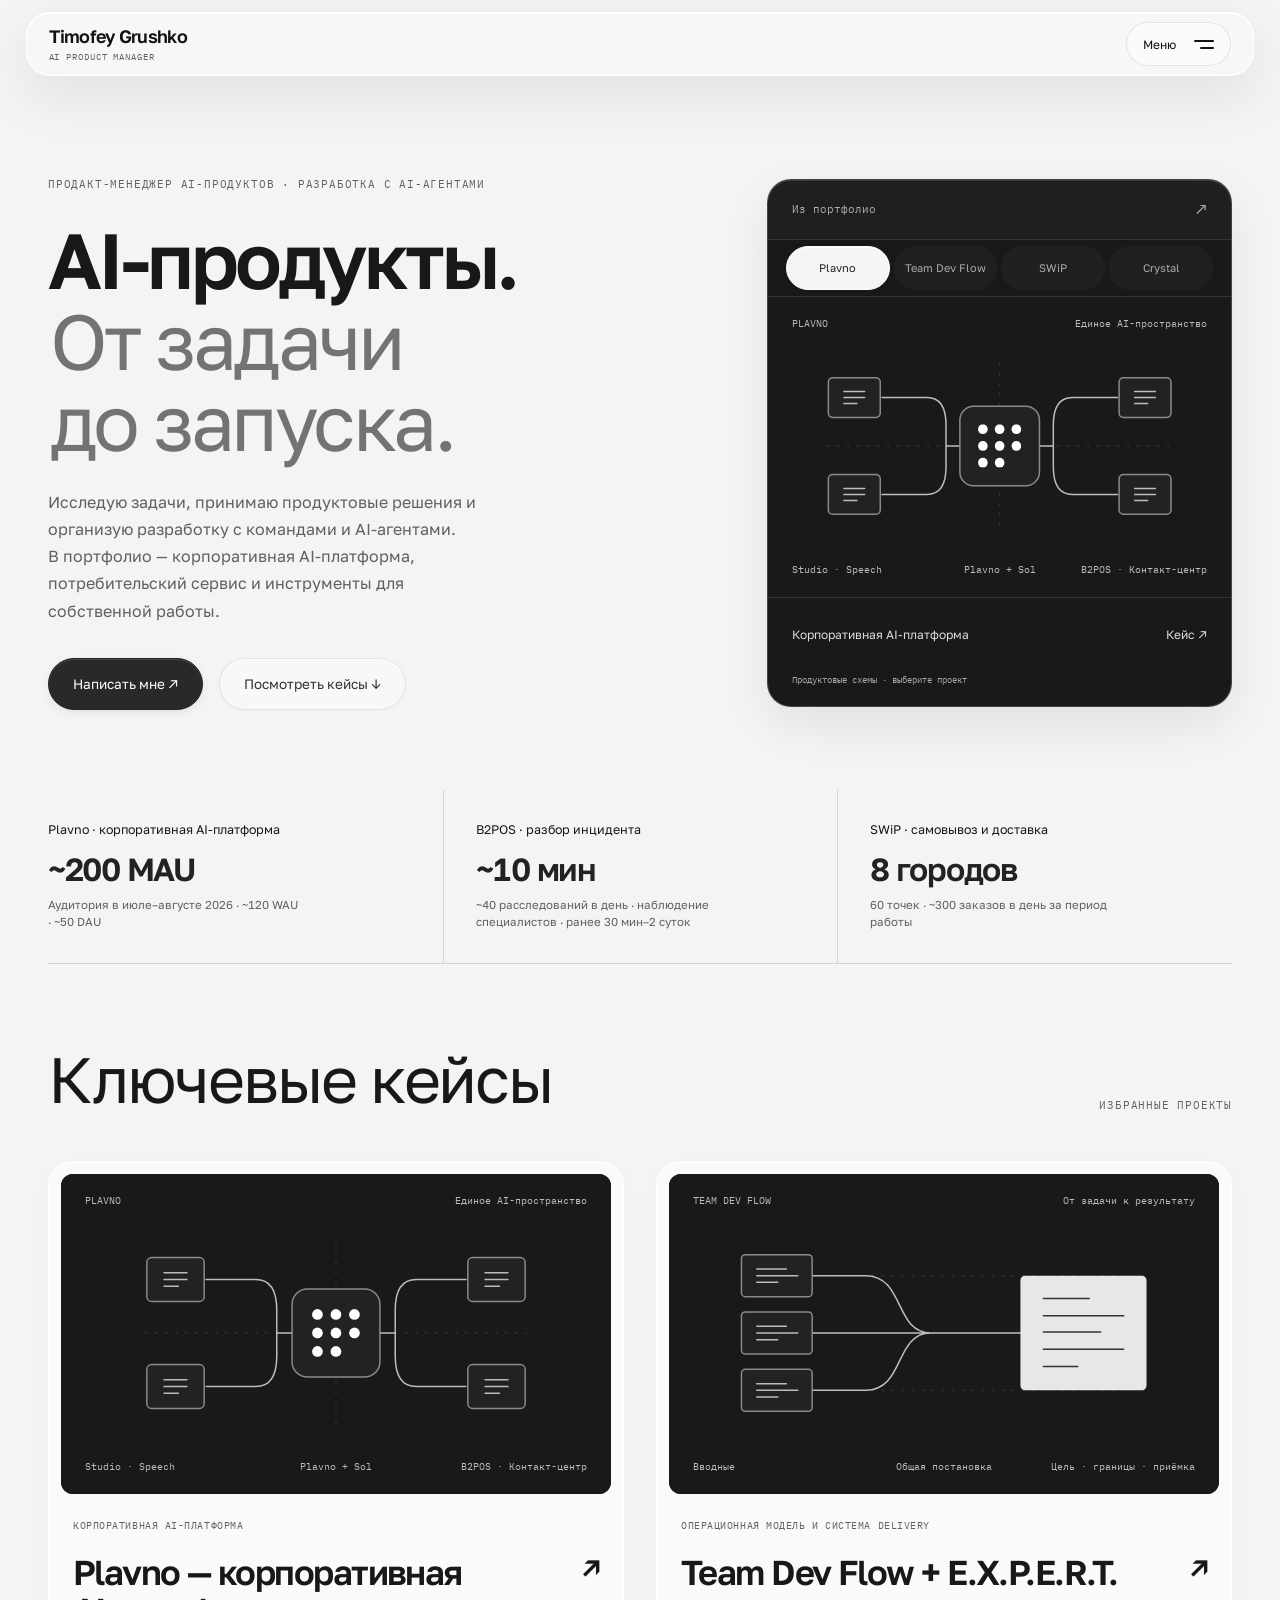
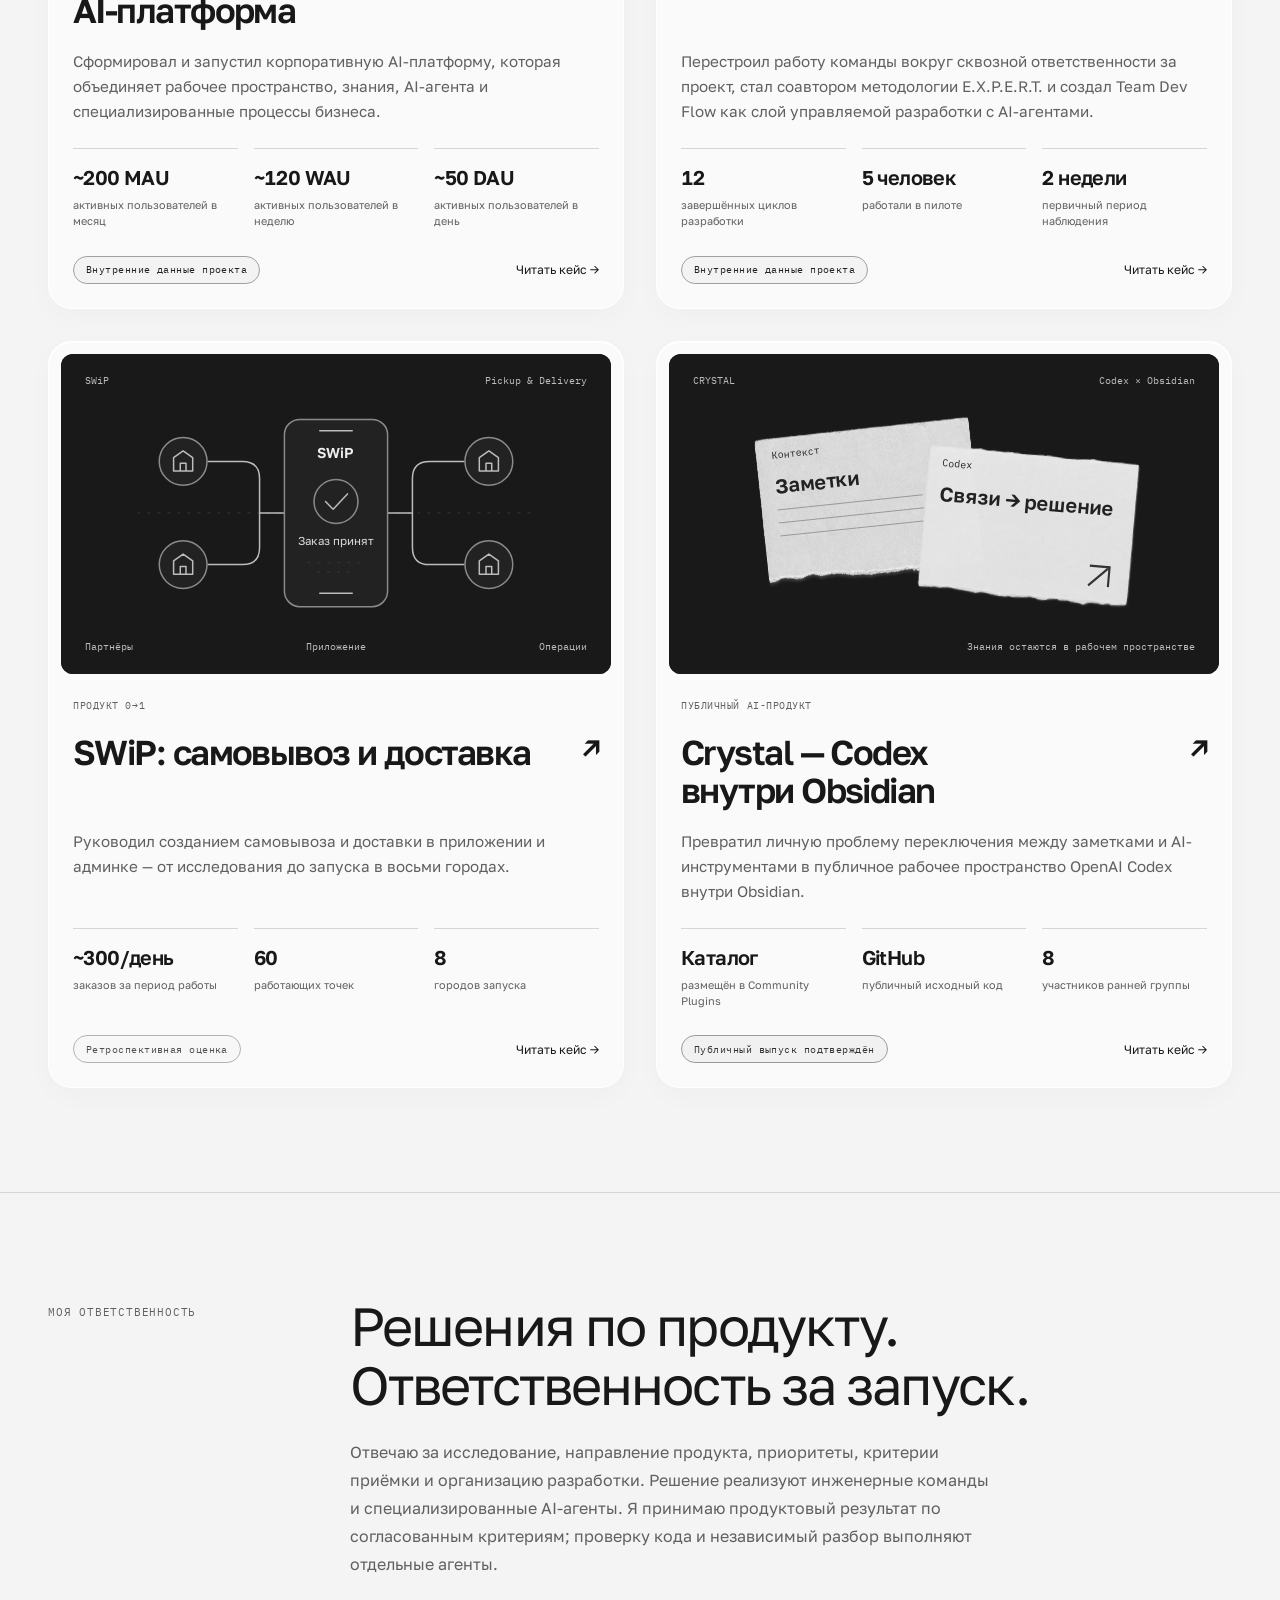
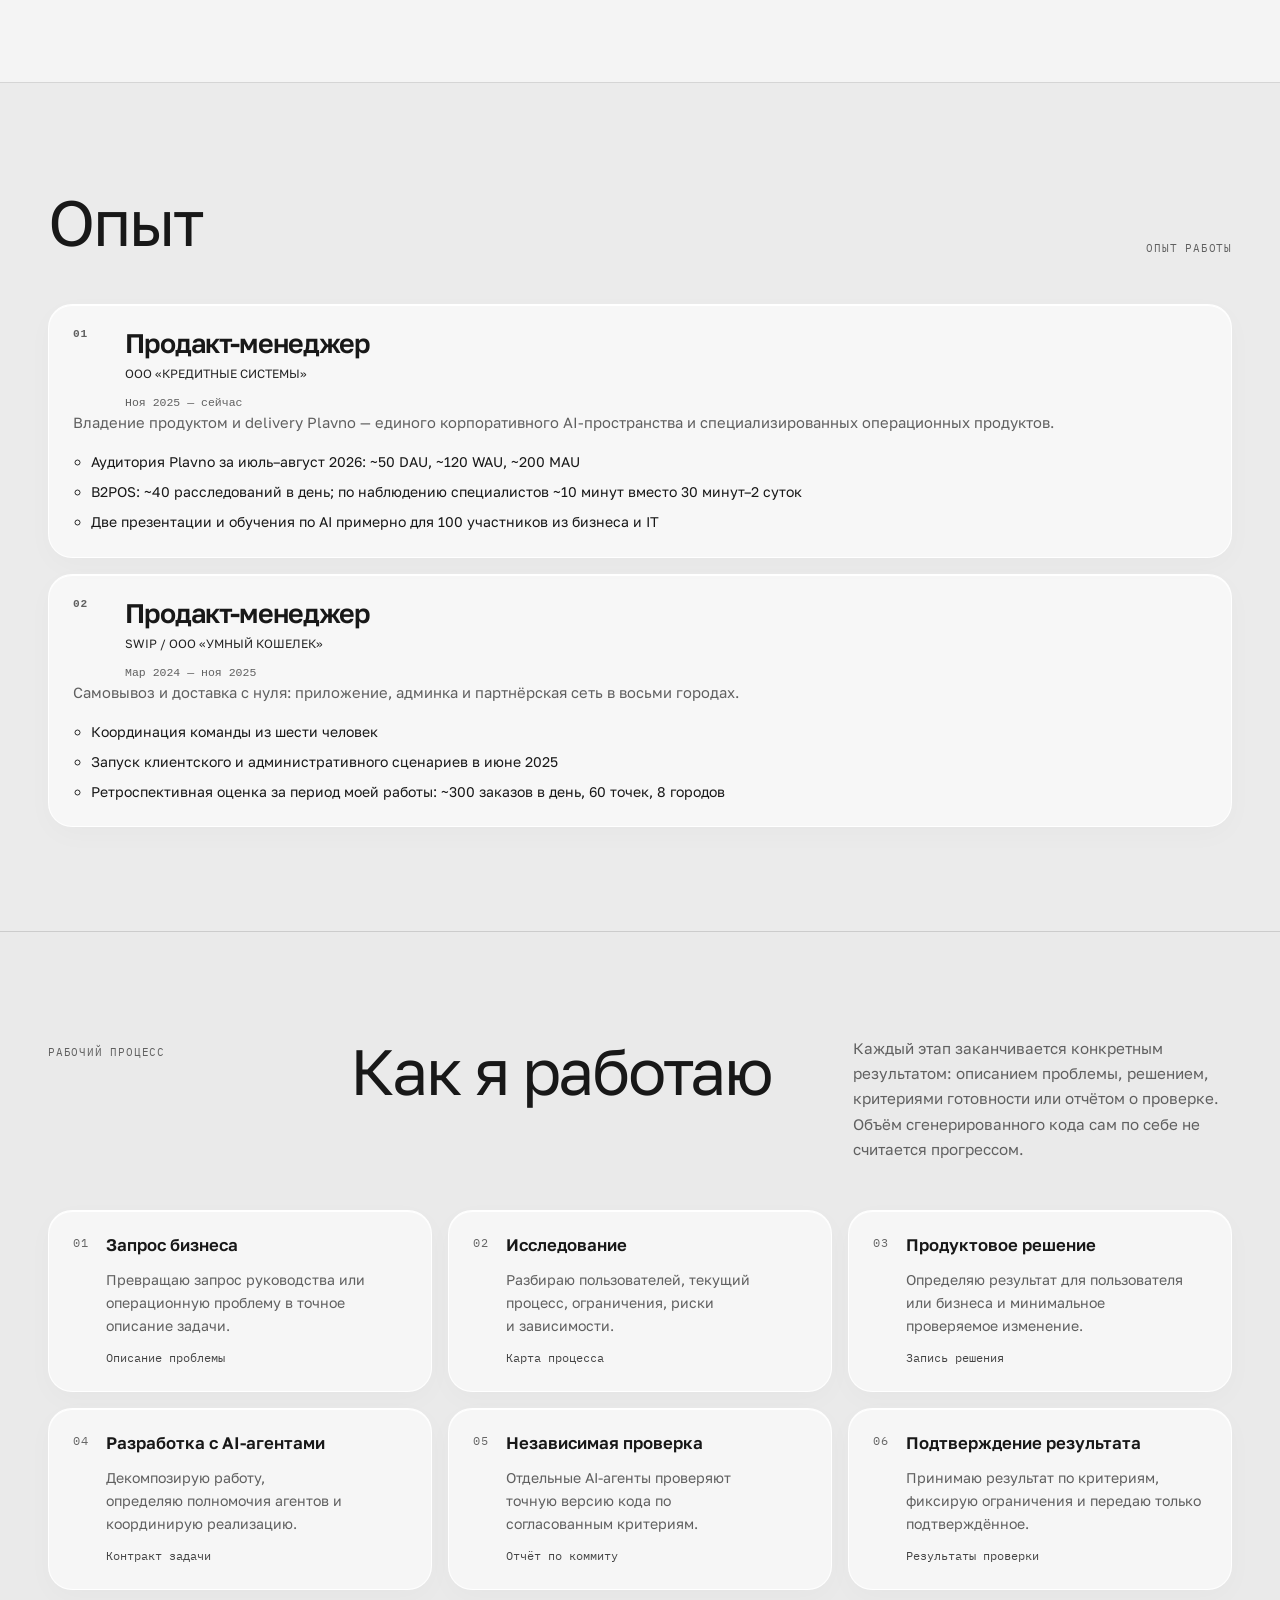
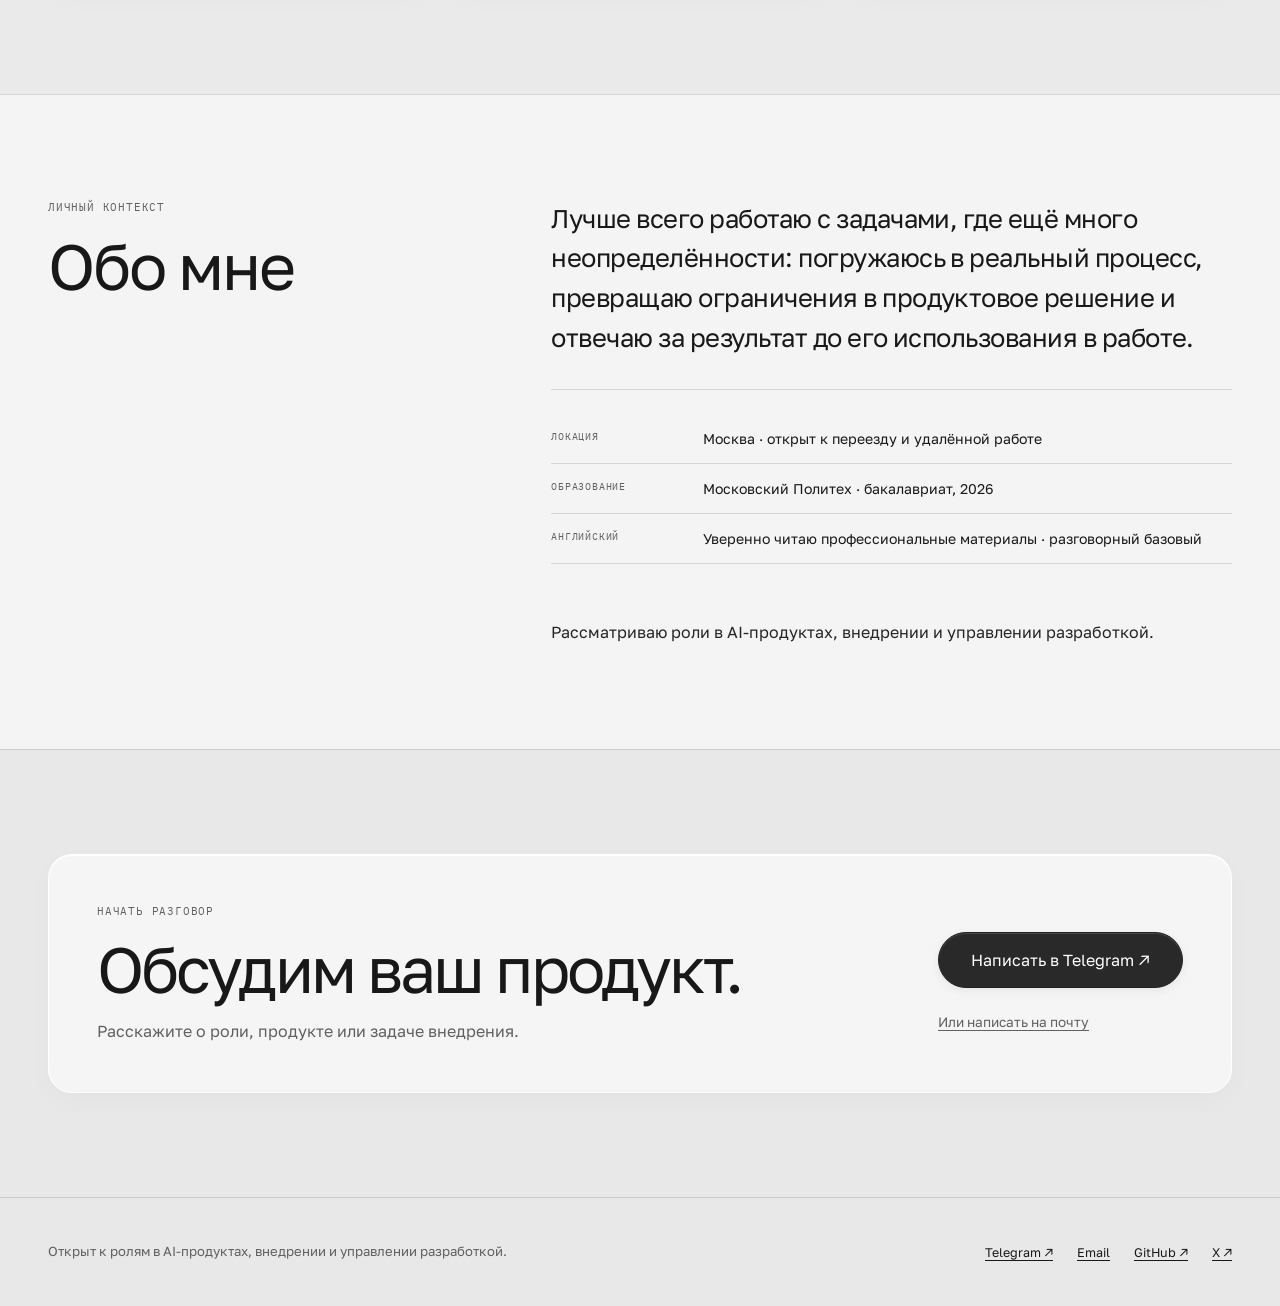
<file: ru/index.html>
<!DOCTYPE html><html lang="ru"><head><meta charset="UTF-8"><meta name="viewport" content="width=device-width, initial-scale=1, viewport-fit=cover"><meta name="theme-color" content="#f4f4f4"><link rel="preload" href="/fonts/golos-400.ttf" as="font" type="font/ttf" crossorigin><meta name="description" content="Продакт-менеджер AI-продуктов: исследую задачи бизнеса, формулирую решения и организую управляемую разработку с инженерными командами и AI-агентами."><link rel="icon" href="/favicon.svg" type="image/svg+xml"><link rel="canonical" href="https://gvukamolle.github.io/ru/"><link rel="alternate" hreflang="ru" href="https://gvukamolle.github.io/ru/"><link rel="alternate" hreflang="en" href="https://gvukamolle.github.io/"><link rel="alternate" hreflang="x-default" href="https://gvukamolle.github.io/"><meta property="og:type" content="website"><meta property="og:locale" content="ru_RU"><meta property="og:title" content="Тимофей Грушко — продакт-менеджер AI-продуктов"><meta property="og:description" content="Продакт-менеджер AI-продуктов: исследую задачи бизнеса, формулирую решения и организую управляемую разработку с инженерными командами и AI-агентами."><meta property="og:url" content="https://gvukamolle.github.io/ru/"><meta property="og:image" content="https://gvukamolle.github.io/og-default.png"><meta property="og:image:width" content="1200"><meta property="og:image:height" content="630"><meta property="og:image:alt" content="Тимофей Грушко — продакт-менеджер AI-продуктов и разработка с AI-агентами"><meta name="twitter:card" content="summary_large_image"><meta name="twitter:title" content="Тимофей Грушко — продакт-менеджер AI-продуктов"><meta name="twitter:description" content="Продакт-менеджер AI-продуктов: исследую задачи бизнеса, формулирую решения и организую управляемую разработку с инженерными командами и AI-агентами."><meta name="twitter:image" content="https://gvukamolle.github.io/og-default.png"><meta name="twitter:image:alt" content="Тимофей Грушко — продакт-менеджер AI-продуктов и разработка с AI-агентами"><title>Тимофей Грушко — продакт-менеджер AI-продуктов</title><script type="application/ld+json">{"@context":"https://schema.org","@type":"Person","name":"Timofey Grushko","jobTitle":"Продакт-менеджер AI-продуктов","homeLocation":{"@type":"Place","name":"Moscow"},"email":"mailto:tim.grushko7@gmail.com","sameAs":["https://t.me/gvukamolle","https://github.com/gvukamolle","https://x.com/why_gvukamolle"],"knowsLanguage":["ru","en"]}</script><link rel="stylesheet" href="/_astro/BaseLayout.C7VRV1YZ.css"><link rel="stylesheet" href="/_astro/i18n.DCbKfrXa.css"><link rel="stylesheet" href="/_astro/home.we3cDWF-.css"></head><body><a class="skip-link" href="#main">К содержанию</a><header class="site-header tdf-header"><a class="tdf-wordmark" href="/ru/"><span>Timofey Grushko<span class="tdf-edition">AI PRODUCT MANAGER</span></span></a><button id="menu-toggle" class="tdf-menu-toggle" type="button" aria-expanded="false" aria-controls="nav-panel" data-open-label="Закрыть" data-closed-label="Меню"><span id="menu-label">Меню</span><span class="tdf-burger" aria-hidden="true"><i></i><i></i></span></button></header><nav id="nav-panel" class="tdf-nav-panel" aria-label="Основная навигация" hidden><span class="tdf-menu-eyebrow">Навигация</span><a href="/ru/#cases">Кейсы<span aria-hidden="true">↗</span></a><a href="/ru/#experience">Опыт<span aria-hidden="true">↗</span></a><a href="/ru/#method">Метод<span aria-hidden="true">↗</span></a><a href="/ru/#about">Обо мне<span aria-hidden="true">↗</span></a><a href="https://t.me/gvukamolle">Telegram<span aria-hidden="true">↗</span></a><div class="tdf-menu-language"><span>Язык</span><a class="tdf-language" href="/" data-language-switch data-target-locale="en" data-russian="true" aria-label="Переключить язык на английский"><span>EN</span><span>RU</span></a></div></nav><noscript><style>#menu-toggle{display:none}</style><nav class="tdf-fallback" aria-label="Навигация"><a href="/ru/#cases">Кейсы</a><a href="/ru/#experience">Опыт</a><a href="/ru/#method">Метод</a><a href="/ru/#about">Обо мне</a><a href="https://t.me/gvukamolle">Telegram</a><a href="/">English</a></nav></noscript><script type="module" src="/_astro/SiteHeader.astro_astro_type_script_index_0_lang.BImIj5Sn.js"></script><main id="main"><section class="hero section" aria-labelledby="home-heading"><div class="container hero-shell"><div class="hero-copy"><p class="eyebrow">Продакт-менеджер AI-продуктов · Разработка с AI-агентами</p><h1 id="home-heading" class="display"><span class="hero-title hero-title--desktop">AI-продукты. <span class="display-accent">От задачи до запуска.</span></span><span class="hero-title hero-title--mobile">AI-продукты. <span class="display-accent">От задачи до запуска.</span></span></h1><p class="hero-summary hero-summary--desktop">Исследую задачи, принимаю продуктовые решения и организую разработку с командами и AI-агентами. В портфолио — корпоративная AI-платформа, потребительский сервис и инструменты для собственной работы.</p><p class="hero-summary hero-summary--mobile">Веду AI-продукты от задачи до запуска — с командами и AI-агентами.</p><div class="hero-actions"><a class="button button--primary" href="https://t.me/gvukamolle" target="_blank" rel="me noreferrer">Написать мне ↗</a><a class="button button--text" href="#cases">Посмотреть кейсы ↓</a></div></div><section class="project-console" data-project-console aria-label="Обзор проектов" data-astro-cid-ej4fjdxf><div class="console-top" data-astro-cid-ej4fjdxf><span data-astro-cid-ej4fjdxf>Из портфолио</span><span aria-hidden="true" data-astro-cid-ej4fjdxf>↗</span></div><div class="console-tabs" role="tablist" aria-label="Выбрать проект" data-astro-cid-ej4fjdxf><button type="button" role="tab" id="project-tab-plavno-ai" aria-controls="project-panel-plavno-ai" aria-selected="true" tabindex="0" data-astro-cid-ej4fjdxf>Plavno</button><button type="button" role="tab" id="project-tab-team-dev-flow" aria-controls="project-panel-team-dev-flow" aria-selected="false" tabindex="-1" data-astro-cid-ej4fjdxf>Team Dev Flow</button><button type="button" role="tab" id="project-tab-swip-pickup-delivery" aria-controls="project-panel-swip-pickup-delivery" aria-selected="false" tabindex="-1" data-astro-cid-ej4fjdxf>SWiP</button><button type="button" role="tab" id="project-tab-crystal" aria-controls="project-panel-crystal" aria-selected="false" tabindex="-1" data-astro-cid-ej4fjdxf>Crystal</button></div><div class="console-panel" role="tabpanel" id="project-panel-plavno-ai" aria-labelledby="project-tab-plavno-ai" data-astro-cid-ej4fjdxf><div class="project-visual project-visual--plavno-ai" aria-hidden="true" data-astro-cid-utabsd57><div class="visual-label" data-astro-cid-utabsd57><span data-astro-cid-utabsd57>PLAVNO</span><span data-astro-cid-utabsd57>Единое AI-пространство</span></div><div class="visual-stage" data-astro-cid-utabsd57><svg viewBox="0 0 480 224" fill="none" class="preview-diagram" data-astro-cid-utabsd57><path class="guide" d="M40 112H440M240 16V208" data-astro-cid-utabsd57></path><path class="wire" d="M104 56H156Q178 56 178 88V112H194M104 168H156Q178 168 178 136V112M286 112H302V88Q302 56 324 56H376M302 112V136Q302 168 324 168H376" data-astro-cid-utabsd57></path><rect class="node" x="194" y="66" width="92" height="92" rx="16" data-astro-cid-utabsd57></rect><image href="/images/plavno-mark.svg" x="215" y="87" width="50" height="50" class="plavno-mark" data-astro-cid-utabsd57></image><g data-astro-cid-utabsd57><rect class="node" x="42" y="33" width="60" height="46" rx="5" data-astro-cid-utabsd57></rect><path class="wire" d="M60 49h24m-24 7h24m-24 7h15" data-astro-cid-utabsd57></path></g><g data-astro-cid-utabsd57><rect class="node" x="42" y="145" width="60" height="46" rx="5" data-astro-cid-utabsd57></rect><path class="wire" d="M60 161h24m-24 7h24m-24 7h15" data-astro-cid-utabsd57></path></g><g data-astro-cid-utabsd57><rect class="node" x="378" y="33" width="60" height="46" rx="5" data-astro-cid-utabsd57></rect><path class="wire" d="M396 49h24m-24 7h24m-24 7h15" data-astro-cid-utabsd57></path></g><g data-astro-cid-utabsd57><rect class="node" x="378" y="145" width="60" height="46" rx="5" data-astro-cid-utabsd57></rect><path class="wire" d="M396 161h24m-24 7h24m-24 7h15" data-astro-cid-utabsd57></path></g></svg></div><div class="visual-legend" data-astro-cid-utabsd57><span data-astro-cid-utabsd57>Studio · Speech</span><span data-astro-cid-utabsd57>Plavno + Sol</span><span data-astro-cid-utabsd57>B2POS · Контакт-центр</span></div></div><a class="console-link" href="/ru/cases/plavno-ai/" data-astro-cid-ej4fjdxf><span data-astro-cid-ej4fjdxf>Корпоративная AI-платформа</span><span data-astro-cid-ej4fjdxf>Кейс ↗</span></a></div><div class="console-panel" role="tabpanel" id="project-panel-team-dev-flow" aria-labelledby="project-tab-team-dev-flow" hidden data-astro-cid-ej4fjdxf><div class="project-visual project-visual--team-dev-flow" aria-hidden="true" data-astro-cid-utabsd57><div class="visual-label" data-astro-cid-utabsd57><span data-astro-cid-utabsd57>TEAM DEV FLOW</span><span data-astro-cid-utabsd57>От задачи к результату</span></div><div class="visual-stage" data-astro-cid-utabsd57><svg viewBox="0 0 480 224" fill="none" class="preview-diagram" data-astro-cid-utabsd57><path class="guide" d="M28 52H452M28 112H452M28 172H452" data-astro-cid-utabsd57></path><path class="wire" d="M102 52H158C199 52 188 112 226 112H320M102 112H320M102 172H158C199 172 188 112 226 112" data-astro-cid-utabsd57></path><g data-astro-cid-utabsd57><rect class="node" x="28" y="30" width="74" height="44" rx="4" data-astro-cid-utabsd57></rect><path class="wire" d="M44 45h31m-31 7h43m-43 7h22" data-astro-cid-utabsd57></path></g><g data-astro-cid-utabsd57><rect class="node" x="28" y="90" width="74" height="44" rx="4" data-astro-cid-utabsd57></rect><path class="wire" d="M44 105h31m-31 7h43m-43 7h22" data-astro-cid-utabsd57></path></g><g data-astro-cid-utabsd57><rect class="node" x="28" y="150" width="74" height="44" rx="4" data-astro-cid-utabsd57></rect><path class="wire" d="M44 165h31m-31 7h43m-43 7h22" data-astro-cid-utabsd57></path></g><rect class="solid-node" x="320" y="52" width="132" height="120" rx="5" data-astro-cid-utabsd57></rect><path class="inverse-wire" d="M344 94h84m-84 35h84M344 76h48M344 111h60M344 147h36" data-astro-cid-utabsd57></path></svg></div><div class="visual-legend" data-astro-cid-utabsd57><span data-astro-cid-utabsd57>Вводные</span><span data-astro-cid-utabsd57>Общая постановка</span><span data-astro-cid-utabsd57>Цель · границы · приёмка</span></div></div><a class="console-link" href="/ru/cases/team-dev-flow/" data-astro-cid-ej4fjdxf><span data-astro-cid-ej4fjdxf>Организация разработки с AI-агентами</span><span data-astro-cid-ej4fjdxf>Кейс ↗</span></a></div><div class="console-panel" role="tabpanel" id="project-panel-swip-pickup-delivery" aria-labelledby="project-tab-swip-pickup-delivery" hidden data-astro-cid-ej4fjdxf><div class="project-visual project-visual--swip-pickup-delivery" aria-hidden="true" data-astro-cid-utabsd57><div class="visual-label" data-astro-cid-utabsd57><span data-astro-cid-utabsd57>SWiP</span><span data-astro-cid-utabsd57>Pickup &amp; Delivery</span></div><div class="visual-stage" data-astro-cid-utabsd57><svg viewBox="0 0 480 224" fill="none" class="preview-diagram" data-astro-cid-utabsd57><path class="guide" d="M32 112H448" data-astro-cid-utabsd57></path><path class="wire" d="M106 58H142Q160 58 160 76V112H186M106 166H142Q160 166 160 148V112M294 112H320V76Q320 58 338 58H374M320 112V148Q320 166 338 166H374" data-astro-cid-utabsd57></path><g data-astro-cid-utabsd57><circle class="node" cx="80" cy="58" r="25" data-astro-cid-utabsd57></circle><path class="wire" d="M70 68v-14l10-7 10 7v14h-20m7 0v-8h6v8" data-astro-cid-utabsd57></path></g><g data-astro-cid-utabsd57><circle class="node" cx="80" cy="166" r="25" data-astro-cid-utabsd57></circle><path class="wire" d="M70 176v-14l10-7 10 7v14h-20m7 0v-8h6v8" data-astro-cid-utabsd57></path></g><g data-astro-cid-utabsd57><circle class="node" cx="400" cy="58" r="25" data-astro-cid-utabsd57></circle><path class="wire" d="M390 68v-14l10-7 10 7v14h-20m7 0v-8h6v8" data-astro-cid-utabsd57></path></g><g data-astro-cid-utabsd57><circle class="node" cx="400" cy="166" r="25" data-astro-cid-utabsd57></circle><path class="wire" d="M390 176v-14l10-7 10 7v14h-20m7 0v-8h6v8" data-astro-cid-utabsd57></path></g><rect class="node" x="186" y="14" width="108" height="196" rx="16" data-astro-cid-utabsd57></rect><path class="wire" d="M223 26h34M223 196h34" data-astro-cid-utabsd57></path><text x="240" y="54" class="svg-brand" data-astro-cid-utabsd57>SWiP</text><circle class="node" cx="240" cy="100" r="23" data-astro-cid-utabsd57></circle><path class="wire" d="m229 100 8 8 15-16" data-astro-cid-utabsd57></path><text x="240" y="146" class="svg-copy" data-astro-cid-utabsd57>Заказ принят</text><path class="guide" d="M210 164h60M220 174h40" data-astro-cid-utabsd57></path></svg></div><div class="visual-legend" data-astro-cid-utabsd57><span data-astro-cid-utabsd57>Партнёры</span><span data-astro-cid-utabsd57>Приложение</span><span data-astro-cid-utabsd57>Операции</span></div></div><a class="console-link" href="/ru/cases/swip-pickup-delivery/" data-astro-cid-ej4fjdxf><span data-astro-cid-ej4fjdxf>Самовывоз и доставка с нуля</span><span data-astro-cid-ej4fjdxf>Кейс ↗</span></a></div><div class="console-panel" role="tabpanel" id="project-panel-crystal" aria-labelledby="project-tab-crystal" hidden data-astro-cid-ej4fjdxf><div class="project-visual project-visual--crystal" aria-hidden="true" data-astro-cid-utabsd57><div class="visual-label" data-astro-cid-utabsd57><span data-astro-cid-utabsd57>CRYSTAL</span><span data-astro-cid-utabsd57>Codex × Obsidian</span></div><div class="visual-stage" data-astro-cid-utabsd57><div class="paper-stack" data-astro-cid-utabsd57><div class="paper-note paper-note--one" data-astro-cid-utabsd57><small data-astro-cid-utabsd57>Контекст</small><b data-astro-cid-utabsd57>Заметки</b><i data-astro-cid-utabsd57></i><i data-astro-cid-utabsd57></i><i data-astro-cid-utabsd57></i></div><div class="paper-note paper-note--two" data-astro-cid-utabsd57><small data-astro-cid-utabsd57>Codex</small><b data-astro-cid-utabsd57>Связи → решение</b><svg viewBox="0 0 24 24" data-astro-cid-utabsd57><path d="M5 19 19 5M5 5h14v14" data-astro-cid-utabsd57></path></svg></div></div></div><div class="visual-legend" data-astro-cid-utabsd57><span class="legend-wide" data-astro-cid-utabsd57>Знания остаются в рабочем пространстве</span></div></div><a class="console-link" href="/ru/cases/crystal/" data-astro-cid-ej4fjdxf><span data-astro-cid-ej4fjdxf>Codex в пространстве Obsidian</span><span data-astro-cid-ej4fjdxf>Кейс ↗</span></a></div><p class="console-caption" data-astro-cid-ej4fjdxf>Продуктовые схемы · выберите проект</p></section><script type="module">for(let e of document.querySelectorAll(`[data-project-console]`)){let t=[...e.querySelectorAll(`[role="tab"]`)],n=[...e.querySelectorAll(`[role="tabpanel"]`)],r=matchMedia(`(prefers-reduced-motion: reduce)`),i,a=()=>{i?.cancel(),i=void 0};r.addEventListener(`change`,()=>{r.matches&&a()}),window.addEventListener(`pagehide`,a);let o=(e,o=!1)=>{let s=t[e].getAttribute(`aria-selected`)!==`true`;a(),t.forEach((t,n)=>{t.setAttribute(`aria-selected`,String(n===e)),t.tabIndex=n===e?0:-1}),n.forEach((t,n)=>{t.hidden=n!==e}),o&&t[e].focus(),s&&!r.matches&&(i=n[e].querySelector(`.visual-stage`)?.animate([{transform:`translateY(6px)`},{transform:`translateY(0)`}],{duration:280,easing:`cubic-bezier(.2,.8,.2,1)`}))};t.forEach((e,n)=>{e.addEventListener(`click`,()=>o(n)),e.addEventListener(`keydown`,e=>{let r=n;if(e.key===`ArrowRight`)r=(n+1)%t.length;else if(e.key===`ArrowLeft`)r=(n+t.length-1)%t.length;else if(e.key===`Home`)r=0;else if(e.key===`End`)r=t.length-1;else return;e.preventDefault(),o(r,!0)})})}</script></div></section><div class="container proof-wrap" aria-label="Избранные результаты"><dl class="proof-strip" data-astro-cid-jxp34i24><div class="proof-strip__item" data-astro-cid-jxp34i24><dt data-astro-cid-jxp34i24><span class="proof-label proof-label--desktop" data-astro-cid-jxp34i24>Plavno · корпоративная AI-платформа</span><span class="proof-label proof-label--mobile" data-astro-cid-jxp34i24>Plavno · AI-платформа</span></dt><dd data-astro-cid-jxp34i24><strong data-astro-cid-jxp34i24>~200 MAU</strong><small data-astro-cid-jxp34i24>Аудитория в июле–августе 2026 · ~120 WAU · ~50 DAU</small></dd></div><div class="proof-strip__item" data-astro-cid-jxp34i24><dt data-astro-cid-jxp34i24><span class="proof-label proof-label--desktop" data-astro-cid-jxp34i24>B2POS · разбор инцидента</span><span class="proof-label proof-label--mobile" data-astro-cid-jxp34i24>B2POS · разбор инцидента</span></dt><dd data-astro-cid-jxp34i24><strong data-astro-cid-jxp34i24>~10 мин</strong><small data-astro-cid-jxp34i24>~40 расследований в день · наблюдение специалистов · ранее 30 мин–2 суток</small></dd></div><div class="proof-strip__item" data-astro-cid-jxp34i24><dt data-astro-cid-jxp34i24><span class="proof-label proof-label--desktop" data-astro-cid-jxp34i24>SWiP · самовывоз и доставка</span><span class="proof-label proof-label--mobile" data-astro-cid-jxp34i24>SWiP · доставка</span></dt><dd data-astro-cid-jxp34i24><strong data-astro-cid-jxp34i24>8 городов</strong><small data-astro-cid-jxp34i24>60 точек · ~300 заказов в день за период работы</small></dd></div></dl></div><section id="cases" class="section anchor-section" aria-labelledby="cases-heading"><div class="container"><div class="section-heading"><p class="eyebrow">Избранные проекты</p><h2 id="cases-heading">Ключевые кейсы</h2></div><div class="case-grid"><article class="case-card case-card--plavno-ai" data-astro-cid-esvs7huh><div class="case-card__visual" data-astro-cid-esvs7huh><div class="project-visual project-visual--plavno-ai" aria-hidden="true" data-astro-cid-utabsd57><div class="visual-label" data-astro-cid-utabsd57><span data-astro-cid-utabsd57>PLAVNO</span><span data-astro-cid-utabsd57>Единое AI-пространство</span></div><div class="visual-stage" data-astro-cid-utabsd57><svg viewBox="0 0 480 224" fill="none" class="preview-diagram" data-astro-cid-utabsd57><path class="guide" d="M40 112H440M240 16V208" data-astro-cid-utabsd57></path><path class="wire" d="M104 56H156Q178 56 178 88V112H194M104 168H156Q178 168 178 136V112M286 112H302V88Q302 56 324 56H376M302 112V136Q302 168 324 168H376" data-astro-cid-utabsd57></path><rect class="node" x="194" y="66" width="92" height="92" rx="16" data-astro-cid-utabsd57></rect><image href="/images/plavno-mark.svg" x="215" y="87" width="50" height="50" class="plavno-mark" data-astro-cid-utabsd57></image><g data-astro-cid-utabsd57><rect class="node" x="42" y="33" width="60" height="46" rx="5" data-astro-cid-utabsd57></rect><path class="wire" d="M60 49h24m-24 7h24m-24 7h15" data-astro-cid-utabsd57></path></g><g data-astro-cid-utabsd57><rect class="node" x="42" y="145" width="60" height="46" rx="5" data-astro-cid-utabsd57></rect><path class="wire" d="M60 161h24m-24 7h24m-24 7h15" data-astro-cid-utabsd57></path></g><g data-astro-cid-utabsd57><rect class="node" x="378" y="33" width="60" height="46" rx="5" data-astro-cid-utabsd57></rect><path class="wire" d="M396 49h24m-24 7h24m-24 7h15" data-astro-cid-utabsd57></path></g><g data-astro-cid-utabsd57><rect class="node" x="378" y="145" width="60" height="46" rx="5" data-astro-cid-utabsd57></rect><path class="wire" d="M396 161h24m-24 7h24m-24 7h15" data-astro-cid-utabsd57></path></g></svg></div><div class="visual-legend" data-astro-cid-utabsd57><span data-astro-cid-utabsd57>Studio · Speech</span><span data-astro-cid-utabsd57>Plavno + Sol</span><span data-astro-cid-utabsd57>B2POS · Контакт-центр</span></div></div></div><div class="case-card__body" data-astro-cid-esvs7huh><div class="case-card__meta" data-astro-cid-esvs7huh>Корпоративная AI-платформа</div><h3 data-astro-cid-esvs7huh><a href="/ru/cases/plavno-ai/" data-astro-cid-esvs7huh>Plavno — корпоративная AI-платформа<span class="case-card__arrow" aria-hidden="true" data-astro-cid-esvs7huh>↗</span></a></h3><p data-astro-cid-esvs7huh>Сформировал и запустил корпоративную AI-платформу, которая объединяет рабочее пространство, знания, AI-агента и специализированные процессы бизнеса.</p><div class="case-card__metrics" data-astro-cid-esvs7huh><dl data-astro-cid-esvs7huh><div data-astro-cid-esvs7huh><dt data-astro-cid-esvs7huh>активных пользователей в месяц</dt><dd data-astro-cid-esvs7huh>~200 MAU</dd></div><div data-astro-cid-esvs7huh><dt data-astro-cid-esvs7huh>активных пользователей в неделю</dt><dd data-astro-cid-esvs7huh>~120 WAU</dd></div><div data-astro-cid-esvs7huh><dt data-astro-cid-esvs7huh>активных пользователей в день</dt><dd data-astro-cid-esvs7huh>~50 DAU</dd></div></dl></div><div class="case-card__footer" data-astro-cid-esvs7huh><span class="evidence-badge evidence-badge--protected-internal" data-astro-cid-rlb4oqut>Внутренние данные проекта</span><span class="case-card__action" aria-hidden="true" data-astro-cid-esvs7huh>Читать кейс →</span></div></div></article><article class="case-card case-card--team-dev-flow" data-astro-cid-esvs7huh><div class="case-card__visual" data-astro-cid-esvs7huh><div class="project-visual project-visual--team-dev-flow" aria-hidden="true" data-astro-cid-utabsd57><div class="visual-label" data-astro-cid-utabsd57><span data-astro-cid-utabsd57>TEAM DEV FLOW</span><span data-astro-cid-utabsd57>От задачи к результату</span></div><div class="visual-stage" data-astro-cid-utabsd57><svg viewBox="0 0 480 224" fill="none" class="preview-diagram" data-astro-cid-utabsd57><path class="guide" d="M28 52H452M28 112H452M28 172H452" data-astro-cid-utabsd57></path><path class="wire" d="M102 52H158C199 52 188 112 226 112H320M102 112H320M102 172H158C199 172 188 112 226 112" data-astro-cid-utabsd57></path><g data-astro-cid-utabsd57><rect class="node" x="28" y="30" width="74" height="44" rx="4" data-astro-cid-utabsd57></rect><path class="wire" d="M44 45h31m-31 7h43m-43 7h22" data-astro-cid-utabsd57></path></g><g data-astro-cid-utabsd57><rect class="node" x="28" y="90" width="74" height="44" rx="4" data-astro-cid-utabsd57></rect><path class="wire" d="M44 105h31m-31 7h43m-43 7h22" data-astro-cid-utabsd57></path></g><g data-astro-cid-utabsd57><rect class="node" x="28" y="150" width="74" height="44" rx="4" data-astro-cid-utabsd57></rect><path class="wire" d="M44 165h31m-31 7h43m-43 7h22" data-astro-cid-utabsd57></path></g><rect class="solid-node" x="320" y="52" width="132" height="120" rx="5" data-astro-cid-utabsd57></rect><path class="inverse-wire" d="M344 94h84m-84 35h84M344 76h48M344 111h60M344 147h36" data-astro-cid-utabsd57></path></svg></div><div class="visual-legend" data-astro-cid-utabsd57><span data-astro-cid-utabsd57>Вводные</span><span data-astro-cid-utabsd57>Общая постановка</span><span data-astro-cid-utabsd57>Цель · границы · приёмка</span></div></div></div><div class="case-card__body" data-astro-cid-esvs7huh><div class="case-card__meta" data-astro-cid-esvs7huh>Операционная модель и система delivery</div><h3 data-astro-cid-esvs7huh><a href="/ru/cases/team-dev-flow/" data-astro-cid-esvs7huh>Team Dev Flow + E.X.P.E.R.T.<span class="case-card__arrow" aria-hidden="true" data-astro-cid-esvs7huh>↗</span></a></h3><p data-astro-cid-esvs7huh>Перестроил работу команды вокруг сквозной ответственности за проект, стал соавтором методологии E.X.P.E.R.T. и создал Team Dev Flow как слой управляемой разработки с AI-агентами.</p><div class="case-card__metrics" data-astro-cid-esvs7huh><dl data-astro-cid-esvs7huh><div data-astro-cid-esvs7huh><dt data-astro-cid-esvs7huh>завершённых циклов разработки</dt><dd data-astro-cid-esvs7huh>12</dd></div><div data-astro-cid-esvs7huh><dt data-astro-cid-esvs7huh>работали в пилоте</dt><dd data-astro-cid-esvs7huh>5 человек</dd></div><div data-astro-cid-esvs7huh><dt data-astro-cid-esvs7huh>первичный период наблюдения</dt><dd data-astro-cid-esvs7huh>2 недели</dd></div></dl></div><div class="case-card__footer" data-astro-cid-esvs7huh><span class="evidence-badge evidence-badge--protected-internal" data-astro-cid-rlb4oqut>Внутренние данные проекта</span><span class="case-card__action" aria-hidden="true" data-astro-cid-esvs7huh>Читать кейс →</span></div></div></article><article class="case-card case-card--swip-pickup-delivery" data-astro-cid-esvs7huh><div class="case-card__visual" data-astro-cid-esvs7huh><div class="project-visual project-visual--swip-pickup-delivery" aria-hidden="true" data-astro-cid-utabsd57><div class="visual-label" data-astro-cid-utabsd57><span data-astro-cid-utabsd57>SWiP</span><span data-astro-cid-utabsd57>Pickup &amp; Delivery</span></div><div class="visual-stage" data-astro-cid-utabsd57><svg viewBox="0 0 480 224" fill="none" class="preview-diagram" data-astro-cid-utabsd57><path class="guide" d="M32 112H448" data-astro-cid-utabsd57></path><path class="wire" d="M106 58H142Q160 58 160 76V112H186M106 166H142Q160 166 160 148V112M294 112H320V76Q320 58 338 58H374M320 112V148Q320 166 338 166H374" data-astro-cid-utabsd57></path><g data-astro-cid-utabsd57><circle class="node" cx="80" cy="58" r="25" data-astro-cid-utabsd57></circle><path class="wire" d="M70 68v-14l10-7 10 7v14h-20m7 0v-8h6v8" data-astro-cid-utabsd57></path></g><g data-astro-cid-utabsd57><circle class="node" cx="80" cy="166" r="25" data-astro-cid-utabsd57></circle><path class="wire" d="M70 176v-14l10-7 10 7v14h-20m7 0v-8h6v8" data-astro-cid-utabsd57></path></g><g data-astro-cid-utabsd57><circle class="node" cx="400" cy="58" r="25" data-astro-cid-utabsd57></circle><path class="wire" d="M390 68v-14l10-7 10 7v14h-20m7 0v-8h6v8" data-astro-cid-utabsd57></path></g><g data-astro-cid-utabsd57><circle class="node" cx="400" cy="166" r="25" data-astro-cid-utabsd57></circle><path class="wire" d="M390 176v-14l10-7 10 7v14h-20m7 0v-8h6v8" data-astro-cid-utabsd57></path></g><rect class="node" x="186" y="14" width="108" height="196" rx="16" data-astro-cid-utabsd57></rect><path class="wire" d="M223 26h34M223 196h34" data-astro-cid-utabsd57></path><text x="240" y="54" class="svg-brand" data-astro-cid-utabsd57>SWiP</text><circle class="node" cx="240" cy="100" r="23" data-astro-cid-utabsd57></circle><path class="wire" d="m229 100 8 8 15-16" data-astro-cid-utabsd57></path><text x="240" y="146" class="svg-copy" data-astro-cid-utabsd57>Заказ принят</text><path class="guide" d="M210 164h60M220 174h40" data-astro-cid-utabsd57></path></svg></div><div class="visual-legend" data-astro-cid-utabsd57><span data-astro-cid-utabsd57>Партнёры</span><span data-astro-cid-utabsd57>Приложение</span><span data-astro-cid-utabsd57>Операции</span></div></div></div><div class="case-card__body" data-astro-cid-esvs7huh><div class="case-card__meta" data-astro-cid-esvs7huh>Продукт 0→1</div><h3 data-astro-cid-esvs7huh><a href="/ru/cases/swip-pickup-delivery/" data-astro-cid-esvs7huh>SWiP: самовывоз и доставка<span class="case-card__arrow" aria-hidden="true" data-astro-cid-esvs7huh>↗</span></a></h3><p data-astro-cid-esvs7huh>Руководил созданием самовывоза и доставки в приложении и админке — от исследования до запуска в восьми городах.</p><div class="case-card__metrics" data-astro-cid-esvs7huh><dl data-astro-cid-esvs7huh><div data-astro-cid-esvs7huh><dt data-astro-cid-esvs7huh>заказов за период работы</dt><dd data-astro-cid-esvs7huh>~300/день</dd></div><div data-astro-cid-esvs7huh><dt data-astro-cid-esvs7huh>работающих точек</dt><dd data-astro-cid-esvs7huh>60</dd></div><div data-astro-cid-esvs7huh><dt data-astro-cid-esvs7huh>городов запуска</dt><dd data-astro-cid-esvs7huh>8</dd></div></dl></div><div class="case-card__footer" data-astro-cid-esvs7huh><span class="evidence-badge evidence-badge--self-reported" data-astro-cid-rlb4oqut>Ретроспективная оценка</span><span class="case-card__action" aria-hidden="true" data-astro-cid-esvs7huh>Читать кейс →</span></div></div></article><article class="case-card case-card--crystal" data-astro-cid-esvs7huh><div class="case-card__visual" data-astro-cid-esvs7huh><div class="project-visual project-visual--crystal" aria-hidden="true" data-astro-cid-utabsd57><div class="visual-label" data-astro-cid-utabsd57><span data-astro-cid-utabsd57>CRYSTAL</span><span data-astro-cid-utabsd57>Codex × Obsidian</span></div><div class="visual-stage" data-astro-cid-utabsd57><div class="paper-stack" data-astro-cid-utabsd57><div class="paper-note paper-note--one" data-astro-cid-utabsd57><small data-astro-cid-utabsd57>Контекст</small><b data-astro-cid-utabsd57>Заметки</b><i data-astro-cid-utabsd57></i><i data-astro-cid-utabsd57></i><i data-astro-cid-utabsd57></i></div><div class="paper-note paper-note--two" data-astro-cid-utabsd57><small data-astro-cid-utabsd57>Codex</small><b data-astro-cid-utabsd57>Связи → решение</b><svg viewBox="0 0 24 24" data-astro-cid-utabsd57><path d="M5 19 19 5M5 5h14v14" data-astro-cid-utabsd57></path></svg></div></div></div><div class="visual-legend" data-astro-cid-utabsd57><span class="legend-wide" data-astro-cid-utabsd57>Знания остаются в рабочем пространстве</span></div></div></div><div class="case-card__body" data-astro-cid-esvs7huh><div class="case-card__meta" data-astro-cid-esvs7huh>Публичный AI-продукт</div><h3 data-astro-cid-esvs7huh><a href="/ru/cases/crystal/" data-astro-cid-esvs7huh>Crystal — Codex внутри Obsidian<span class="case-card__arrow" aria-hidden="true" data-astro-cid-esvs7huh>↗</span></a></h3><p data-astro-cid-esvs7huh>Превратил личную проблему переключения между заметками и AI-инструментами в публичное рабочее пространство OpenAI Codex внутри Obsidian.</p><div class="case-card__metrics" data-astro-cid-esvs7huh><dl data-astro-cid-esvs7huh><div data-astro-cid-esvs7huh><dt data-astro-cid-esvs7huh>размещён в Community Plugins</dt><dd data-astro-cid-esvs7huh>Каталог</dd></div><div data-astro-cid-esvs7huh><dt data-astro-cid-esvs7huh>публичный исходный код</dt><dd data-astro-cid-esvs7huh>GitHub</dd></div><div data-astro-cid-esvs7huh><dt data-astro-cid-esvs7huh>участников ранней группы</dt><dd data-astro-cid-esvs7huh>8</dd></div></dl></div><div class="case-card__footer" data-astro-cid-esvs7huh><span class="evidence-badge evidence-badge--public-proof" data-astro-cid-rlb4oqut>Публичный выпуск подтверждён</span><span class="case-card__action" aria-hidden="true" data-astro-cid-esvs7huh>Читать кейс →</span></div></div></article></div></div></section><section class="section" aria-labelledby="profile-heading"><div class="container split-heading"><p class="eyebrow">Моя ответственность</p><div class="split-heading__copy"><h2 id="profile-heading">Решения по продукту. Ответственность за запуск.</h2><p>Отвечаю за исследование, направление продукта, приоритеты, критерии приёмки и организацию разработки. Решение реализуют инженерные команды и специализированные AI-агенты. Я принимаю продуктовый результат по согласованным критериям; проверку кода и независимый разбор выполняют отдельные агенты.</p></div></div></section><section id="experience" class="section anchor-section" aria-labelledby="experience-heading"><div class="container"><div class="section-heading section-heading--compact"><p class="eyebrow">Опыт работы</p><h2 id="experience-heading">Опыт</h2></div><ol class="experience-list" data-experience-list data-astro-cid-uaw2m7ba><li data-astro-cid-uaw2m7ba><details class="experience-card" data-experience-card open data-astro-cid-uaw2m7ba><summary data-astro-cid-uaw2m7ba><span class="experience-list__number" aria-hidden="true" data-astro-cid-uaw2m7ba>01</span><span class="experience-list__period" data-astro-cid-uaw2m7ba>Ноя 2025 — сейчас</span><span class="experience-list__position" data-astro-cid-uaw2m7ba><span class="experience-list__role" role="heading" aria-level="3" data-astro-cid-uaw2m7ba>Продакт-менеджер</span><span class="experience-list__company" data-astro-cid-uaw2m7ba>ООО «КРЕДИТНЫЕ СИСТЕМЫ»</span></span><span class="experience-list__toggle" aria-hidden="true" data-astro-cid-uaw2m7ba></span></summary><div class="experience-list__impact" data-astro-cid-uaw2m7ba><p class="experience-list__summary" data-astro-cid-uaw2m7ba>Владение продуктом и delivery Plavno — единого корпоративного AI-пространства и специализированных операционных продуктов.</p><ul data-astro-cid-uaw2m7ba><li data-astro-cid-uaw2m7ba>Аудитория Plavno за июль–август 2026: ~50 DAU, ~120 WAU, ~200 MAU</li><li data-astro-cid-uaw2m7ba>B2POS: ~40 расследований в день; по наблюдению специалистов ~10 минут вместо 30 минут–2 суток</li><li data-astro-cid-uaw2m7ba>Две презентации и обучения по AI примерно для 100 участников из бизнеса и IT</li></ul></div></details></li><li data-astro-cid-uaw2m7ba><details class="experience-card" data-experience-card open data-astro-cid-uaw2m7ba><summary data-astro-cid-uaw2m7ba><span class="experience-list__number" aria-hidden="true" data-astro-cid-uaw2m7ba>02</span><span class="experience-list__period" data-astro-cid-uaw2m7ba>Мар 2024 — ноя 2025</span><span class="experience-list__position" data-astro-cid-uaw2m7ba><span class="experience-list__role" role="heading" aria-level="3" data-astro-cid-uaw2m7ba>Продакт-менеджер</span><span class="experience-list__company" data-astro-cid-uaw2m7ba>SWiP / ООО «УМНЫЙ КОШЕЛЕК»</span></span><span class="experience-list__toggle" aria-hidden="true" data-astro-cid-uaw2m7ba></span></summary><div class="experience-list__impact" data-astro-cid-uaw2m7ba><p class="experience-list__summary" data-astro-cid-uaw2m7ba>Самовывоз и доставка с нуля: приложение, админка и партнёрская сеть в восьми городах.</p><ul data-astro-cid-uaw2m7ba><li data-astro-cid-uaw2m7ba>Координация команды из шести человек</li><li data-astro-cid-uaw2m7ba>Запуск клиентского и административного сценариев в июне 2025</li><li data-astro-cid-uaw2m7ba>Ретроспективная оценка за период моей работы: ~300 заказов в день, 60 точек, 8 городов</li></ul></div></details></li></ol><script type="module">var e=matchMedia(`(width <= 760px)`),t=matchMedia(`(prefers-reduced-motion: reduce)`);document.querySelectorAll(`[data-experience-card]`).forEach(n=>{let r=n.querySelector(`summary`),i=n.querySelector(`.experience-list__impact`),a=!e.matches,o,s=()=>{o?.cancel(),o=void 0,n.open=a,i.inert=!a,r.setAttribute(`aria-expanded`,String(a))},c=()=>{a=!e.matches,s()};r.addEventListener(`click`,c=>{if(c.preventDefault(),!e.matches)return;let l=n.open?i.getBoundingClientRect().height:0;if(o?.cancel(),a=!a,r.setAttribute(`aria-expanded`,String(a)),t.matches){s();return}n.open=!0,i.inert=!a;let u=a?i.scrollHeight:0;o=i.animate([{height:`${l}px`},{height:`${u}px`}],{duration:a?320:240,easing:`cubic-bezier(.2,.8,.2,1)`,fill:`both`});let d=o;d.onfinish=()=>{o===d&&s()}}),c(),e.addEventListener(`change`,c),t.addEventListener(`change`,()=>{t.matches&&s()}),window.addEventListener(`pagehide`,s)});</script></div></section><section id="method" class="section method-section anchor-section" aria-labelledby="method-heading"><div class="container method-section__inner"><div class="method-section__copy"><p class="eyebrow">Рабочий процесс</p><h2 id="method-heading">Как я работаю</h2><p>Каждый этап заканчивается конкретным результатом: описанием проблемы, решением, критериями готовности или отчётом о проверке. Объём сгенерированного кода сам по себе не считается прогрессом.</p></div><ol class="method-trace" data-astro-cid-n3qeqbfj><li data-astro-cid-n3qeqbfj><span class="method-trace__number" aria-hidden="true" data-astro-cid-n3qeqbfj>01</span><div data-astro-cid-n3qeqbfj><strong data-astro-cid-n3qeqbfj>Запрос бизнеса</strong><p data-astro-cid-n3qeqbfj>Превращаю запрос руководства или операционную проблему в точное описание задачи.</p><span class="method-trace__output" data-astro-cid-n3qeqbfj>Описание проблемы</span></div></li><li data-astro-cid-n3qeqbfj><span class="method-trace__number" aria-hidden="true" data-astro-cid-n3qeqbfj>02</span><div data-astro-cid-n3qeqbfj><strong data-astro-cid-n3qeqbfj>Исследование</strong><p data-astro-cid-n3qeqbfj>Разбираю пользователей, текущий процесс, ограничения, риски и зависимости.</p><span class="method-trace__output" data-astro-cid-n3qeqbfj>Карта процесса</span></div></li><li data-astro-cid-n3qeqbfj><span class="method-trace__number" aria-hidden="true" data-astro-cid-n3qeqbfj>03</span><div data-astro-cid-n3qeqbfj><strong data-astro-cid-n3qeqbfj>Продуктовое решение</strong><p data-astro-cid-n3qeqbfj>Определяю результат для пользователя или бизнеса и минимальное проверяемое изменение.</p><span class="method-trace__output" data-astro-cid-n3qeqbfj>Запись решения</span></div></li><li data-astro-cid-n3qeqbfj><span class="method-trace__number" aria-hidden="true" data-astro-cid-n3qeqbfj>04</span><div data-astro-cid-n3qeqbfj><strong data-astro-cid-n3qeqbfj>Разработка с AI-агентами</strong><p data-astro-cid-n3qeqbfj>Декомпозирую работу, определяю полномочия агентов и координирую реализацию.</p><span class="method-trace__output" data-astro-cid-n3qeqbfj>Контракт задачи</span></div></li><li data-astro-cid-n3qeqbfj><span class="method-trace__number" aria-hidden="true" data-astro-cid-n3qeqbfj>05</span><div data-astro-cid-n3qeqbfj><strong data-astro-cid-n3qeqbfj>Независимая проверка</strong><p data-astro-cid-n3qeqbfj>Отдельные AI-агенты проверяют точную версию кода по согласованным критериям.</p><span class="method-trace__output" data-astro-cid-n3qeqbfj>Отчёт по коммиту</span></div></li><li data-astro-cid-n3qeqbfj><span class="method-trace__number" aria-hidden="true" data-astro-cid-n3qeqbfj>06</span><div data-astro-cid-n3qeqbfj><strong data-astro-cid-n3qeqbfj>Подтверждение результата</strong><p data-astro-cid-n3qeqbfj>Принимаю результат по критериям, фиксирую ограничения и передаю только подтверждённое.</p><span class="method-trace__output" data-astro-cid-n3qeqbfj>Результаты проверки</span></div></li></ol></div></section><section id="about" class="section anchor-section" aria-labelledby="about-heading"><div class="container about-grid"><div><p class="eyebrow">Личный контекст</p><h2 id="about-heading">Обо мне</h2></div><div class="about-grid__copy"><p>Лучше всего работаю с задачами, где ещё много неопределённости: погружаюсь в реальный процесс, превращаю ограничения в продуктовое решение и отвечаю за результат до его использования в работе.</p><dl class="about-facts"><div><dt>Локация</dt><dd>Москва · открыт к переезду и удалённой работе</dd></div><div><dt>Образование</dt><dd>Московский Политех · бакалавриат, 2026</dd></div><div><dt>Английский</dt><dd>Уверенно читаю профессиональные материалы · разговорный базовый</dd></div></dl><p class="availability">Рассматриваю роли в AI-продуктах, внедрении и управлении разработкой.</p></div></div></section><section id="contact" class="contact-cta section anchor-section" aria-labelledby="contact-heading" data-astro-cid-tv4n2zuu><div class="container contact-cta__inner" data-astro-cid-tv4n2zuu><div class="contact-cta__copy" data-astro-cid-tv4n2zuu><p class="eyebrow" data-astro-cid-tv4n2zuu>Начать разговор</p><h2 id="contact-heading" data-astro-cid-tv4n2zuu>Обсудим ваш продукт.</h2><p data-astro-cid-tv4n2zuu>Расскажите о роли, продукте или задаче внедрения.</p></div><div class="contact-cta__actions" data-astro-cid-tv4n2zuu><a class="contact-cta__button" href="https://t.me/gvukamolle" target="_blank" rel="me noreferrer" data-astro-cid-tv4n2zuu>Написать в Telegram ↗</a><a class="contact-cta__email" href="mailto:tim.grushko7@gmail.com" data-astro-cid-tv4n2zuu>Или написать на почту</a></div></div></section></main><footer class="site-footer" data-astro-cid-nns7i3if><div class="container footer-inner" data-astro-cid-nns7i3if><p data-astro-cid-nns7i3if>Открыт к ролям в AI-продуктах, внедрении и управлении разработкой.</p><nav aria-label="Ссылки для связи" data-astro-cid-nns7i3if><a href="https://t.me/gvukamolle" target="_blank" rel="me noreferrer" data-astro-cid-nns7i3if>Telegram ↗</a><a href="mailto:tim.grushko7@gmail.com" data-astro-cid-nns7i3if>Email</a><a href="https://github.com/gvukamolle" target="_blank" rel="me noreferrer" data-astro-cid-nns7i3if>GitHub ↗</a><a href="https://x.com/why_gvukamolle" target="_blank" rel="me noreferrer" data-astro-cid-nns7i3if>X ↗</a></nav></div></footer><script type="module">var e=matchMedia(`(prefers-reduced-motion: reduce)`),t=matchMedia(`(min-width: 821px) and (hover: hover) and (pointer: fine)`),n=new Set,r=(t,r,i)=>{if(e.matches)return;let a=t.animate(r,i);n.add(a);let o=()=>n.delete(a);a.addEventListener(`finish`,o,{once:!0}),a.addEventListener(`cancel`,o,{once:!0})},i=`cubic-bezier(.2,.8,.2,1)`,a=new WeakSet,o=n=>{a.has(n)||(a.add(n),!e.matches&&(t.matches&&r(n,[{transform:`translateY(10px)`},{transform:`translateY(0)`}],{duration:480,easing:i}),t.matches&&n.querySelectorAll(`.preview-diagram .wire, .case-diagram svg > path`).forEach((e,t)=>{let n=e.getTotalLength();!Number.isFinite(n)||n<30||r(e,[{strokeDasharray:`${n}`,strokeDashoffset:n},{strokeDasharray:`${n}`,strokeDashoffset:0}],{duration:620,delay:Math.min(t*35,140),easing:i})})))},s=new IntersectionObserver(e=>{for(let t of e)t.isIntersecting&&(o(t.target),s.unobserve(t.target))},{threshold:.08}),c=()=>{document.querySelectorAll(`.case-card__visual, [data-story-visual]`).forEach(e=>s.observe(e))};document.readyState===`loading`?document.addEventListener(`DOMContentLoaded`,c,{once:!0}):c(),e.addEventListener(`change`,()=>{if(e.matches)for(let e of n)e.cancel()}),window.addEventListener(`pagehide`,()=>{s.disconnect();for(let e of n)e.cancel()}),window.addEventListener(`pageshow`,e=>{e.persisted&&c()});</script><script type="module">function e(){document.querySelector(`.case-page`)||document.querySelectorAll(`main .anchor-section`).forEach(e=>{let t=e.querySelector(`h2`);if(!t)return;let n=t.getBoundingClientRect().top-e.getBoundingClientRect().top;e.style.setProperty(`--anchor-heading-inset`,`${n}px`)})}e(),window.addEventListener(`resize`,e),document.addEventListener(`portfolio:language-changed`,e),document.fonts.ready.then(()=>{if(e(),!document.querySelector(`.case-page`)&&location.hash){let e=document.getElementById(decodeURIComponent(location.hash.slice(1)));e?.matches(`.anchor-section`)&&e.scrollIntoView({behavior:`instant`,block:`start`})}});</script></body></html>
</file>
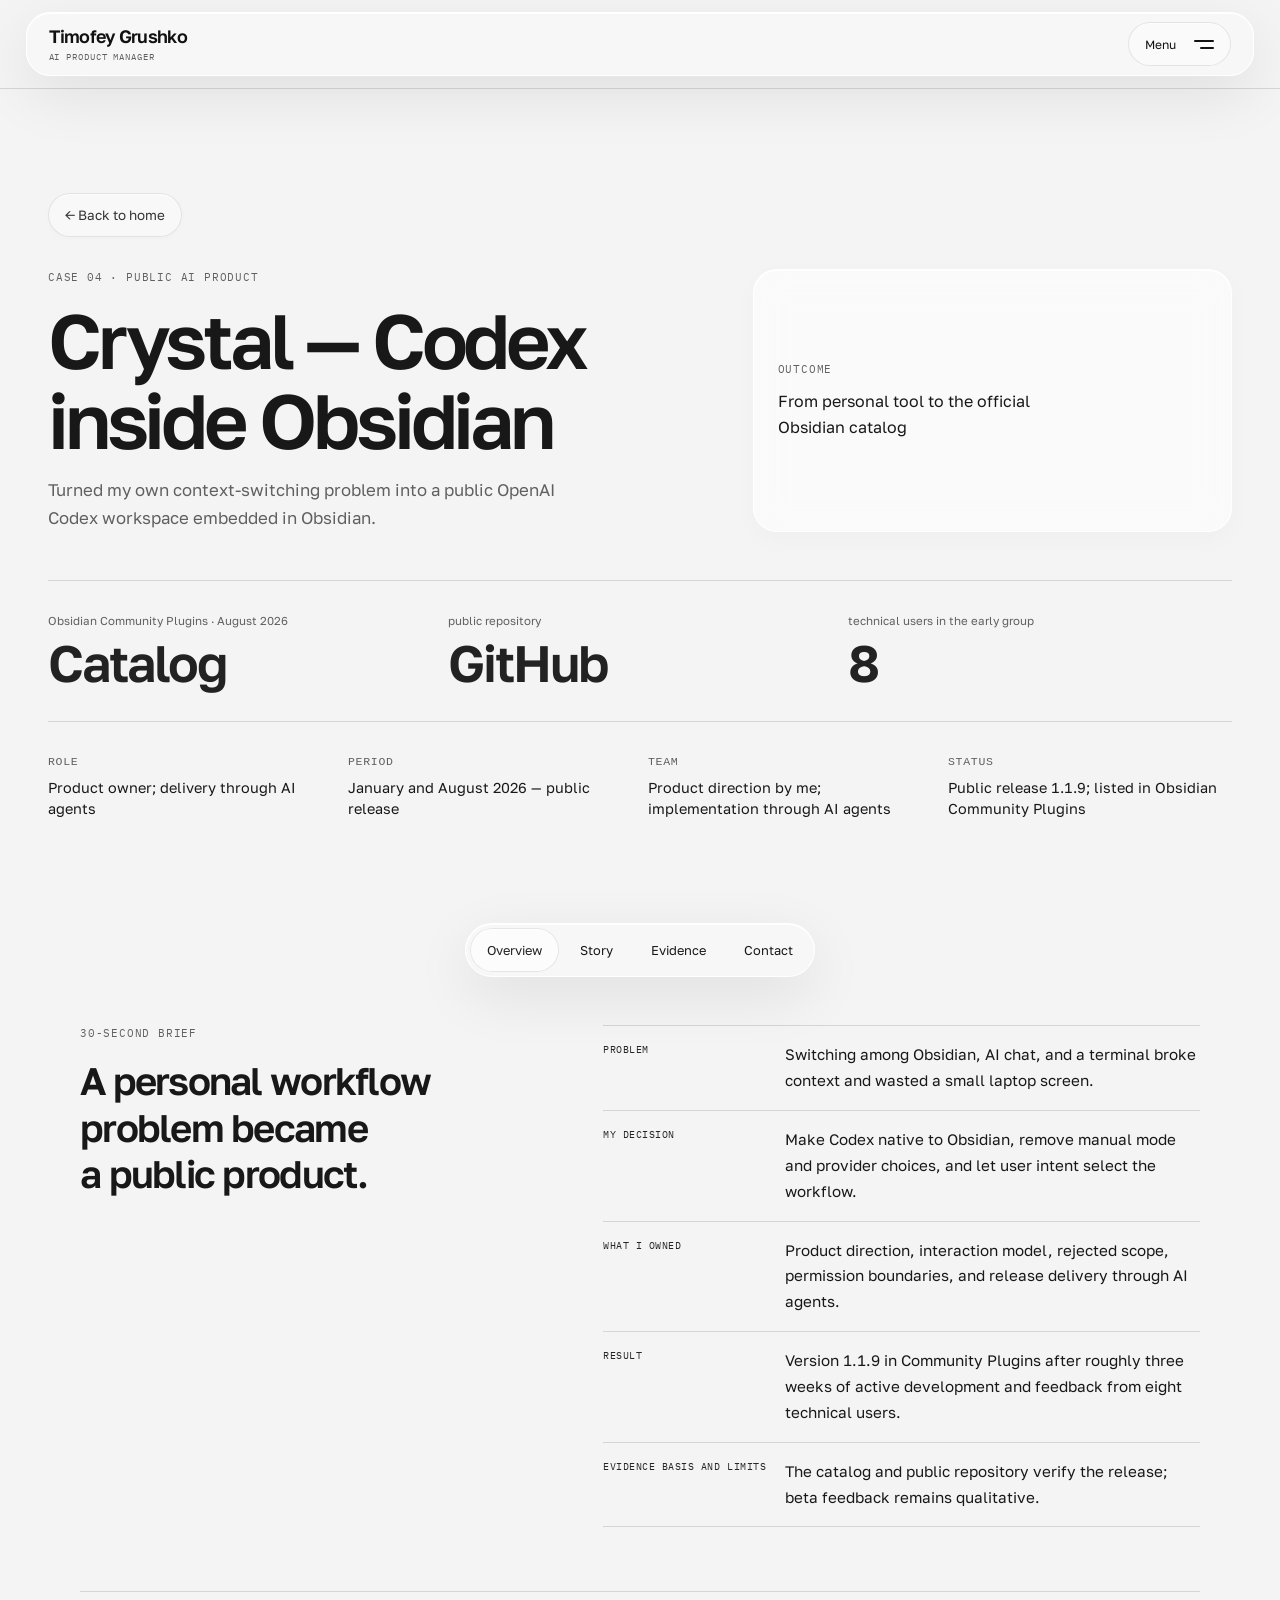
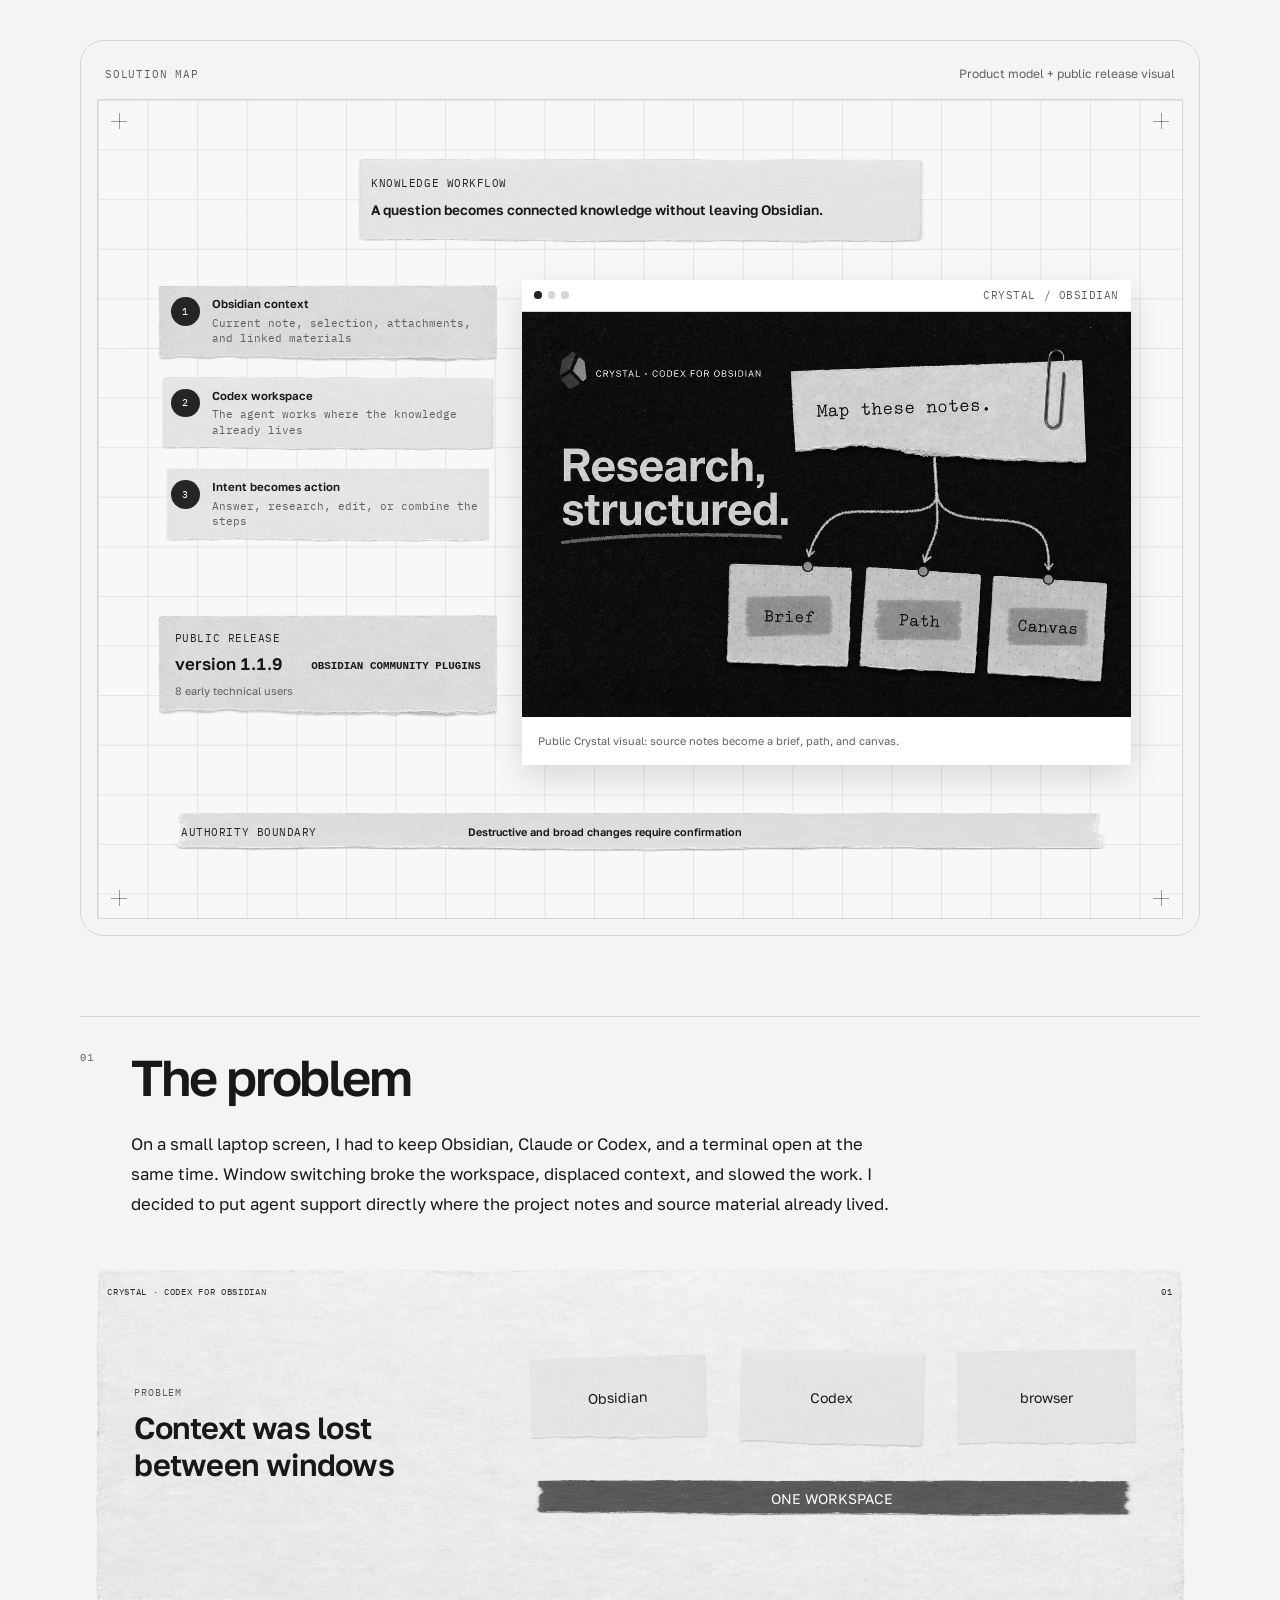
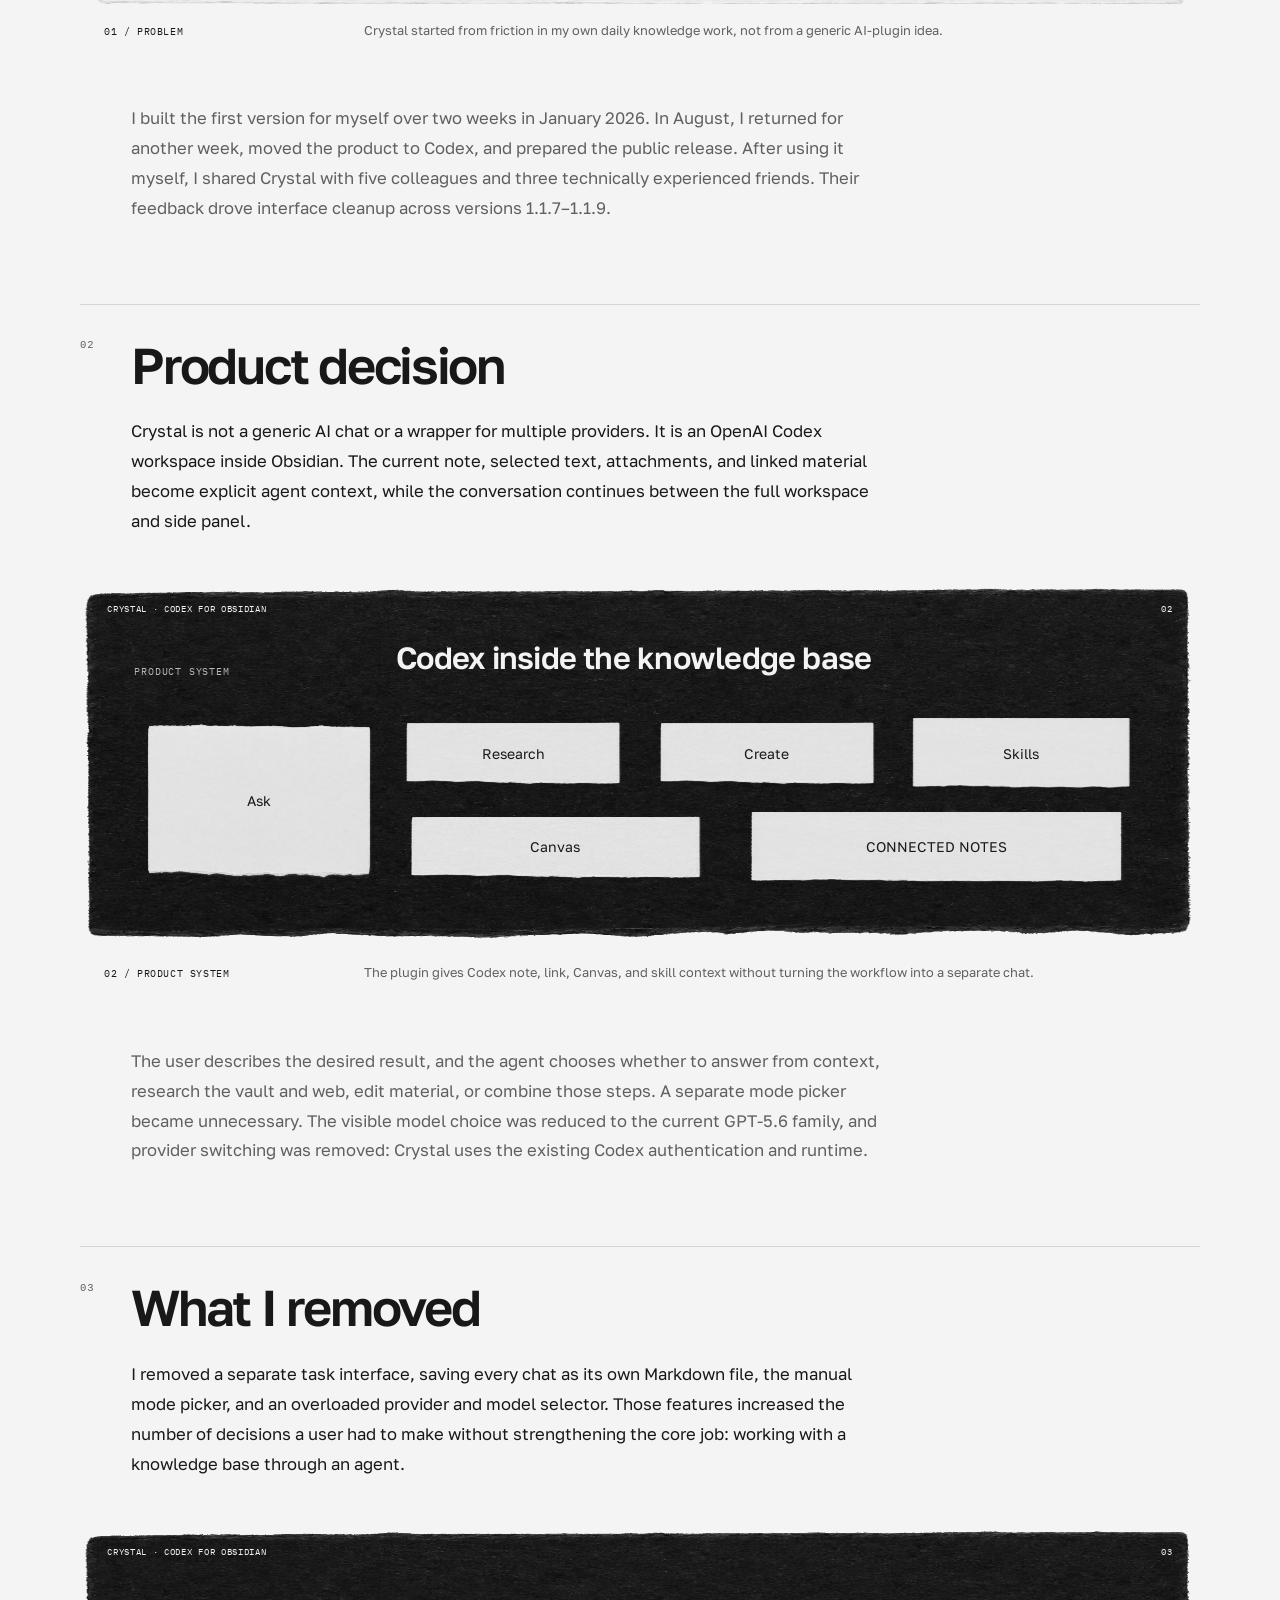
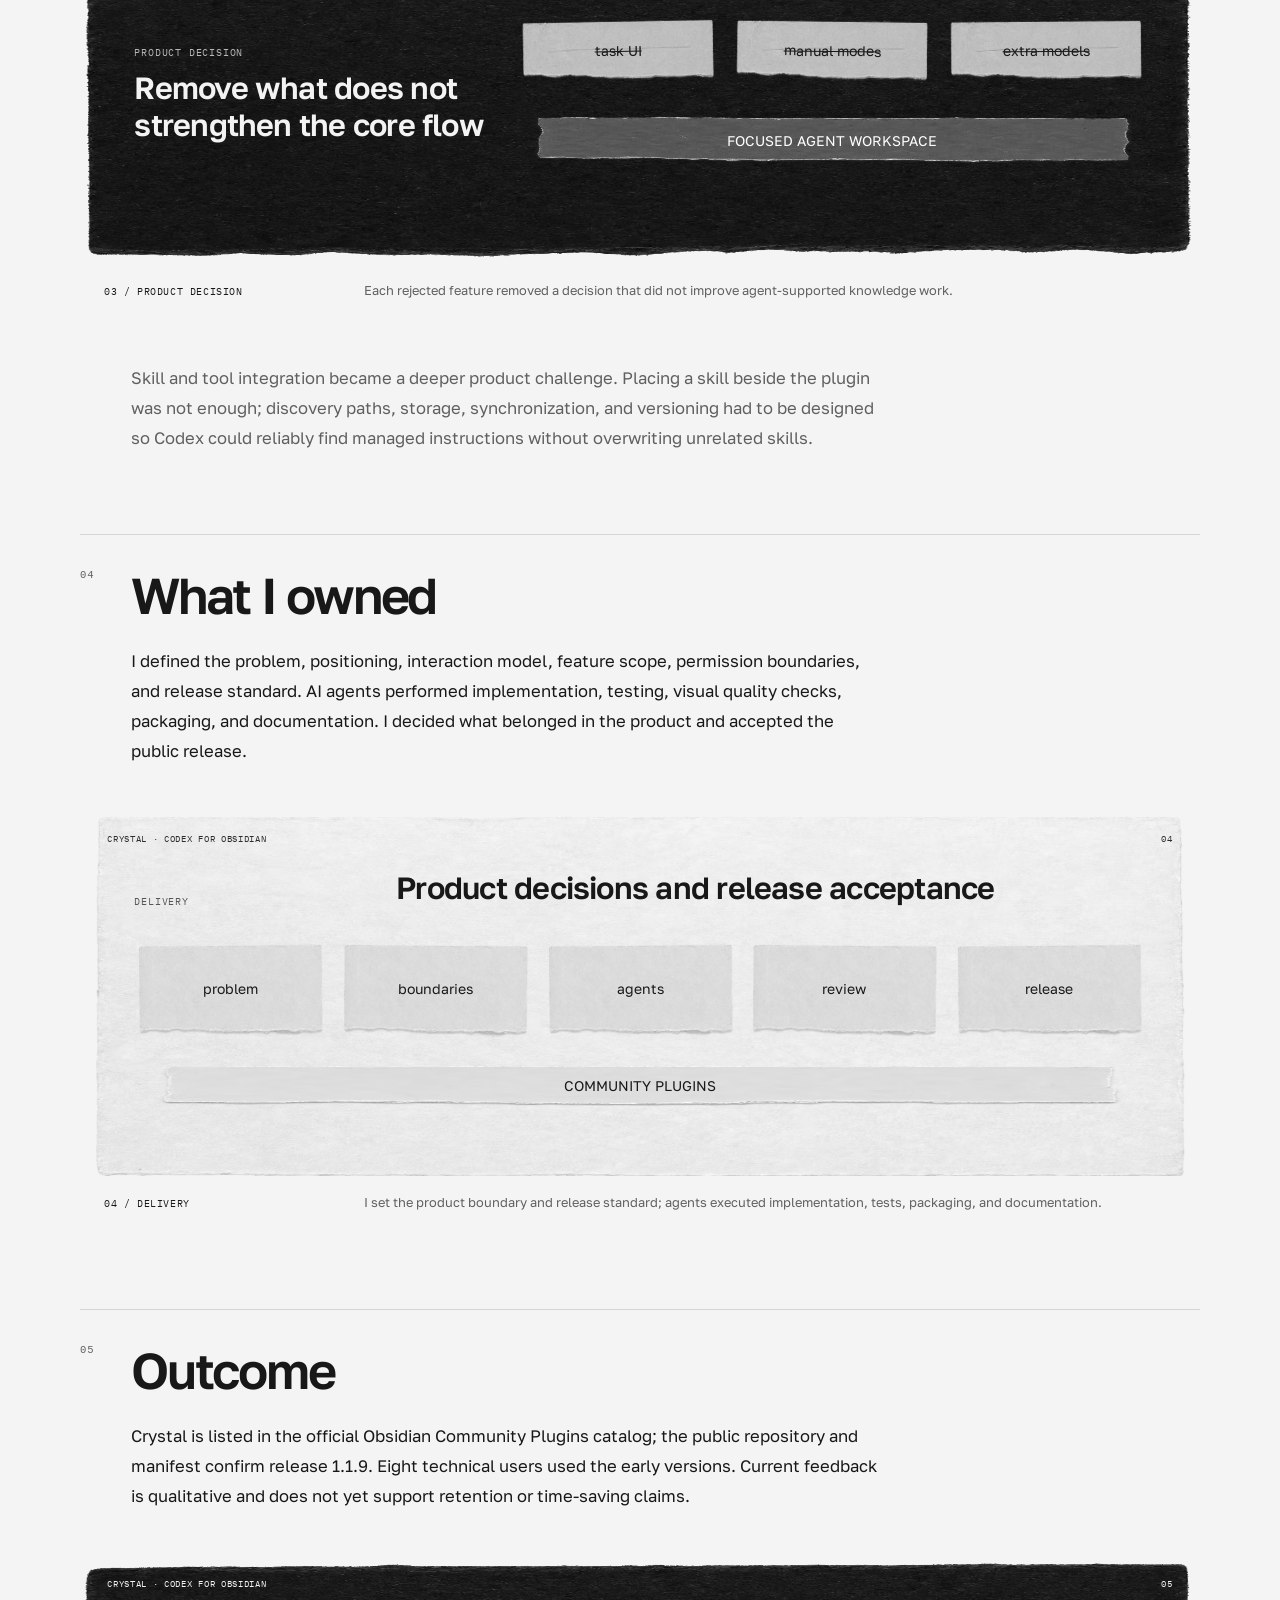
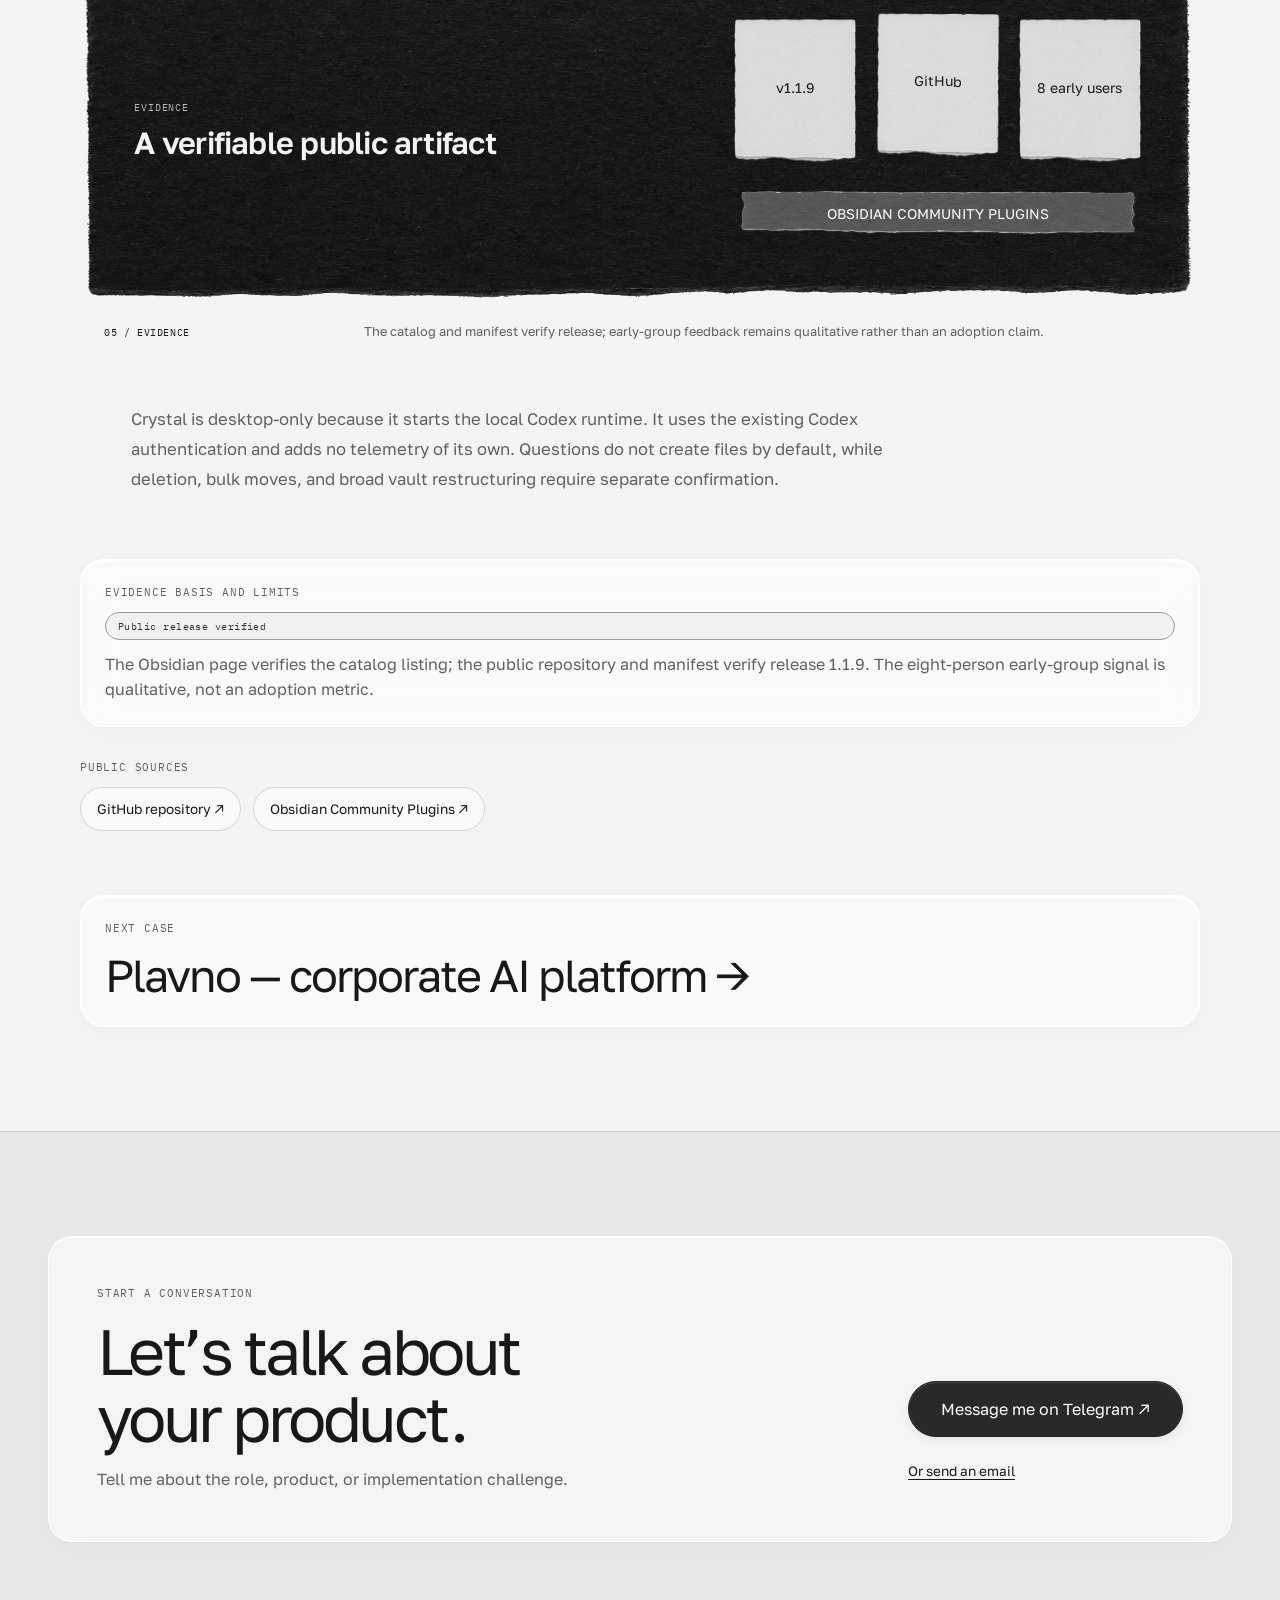
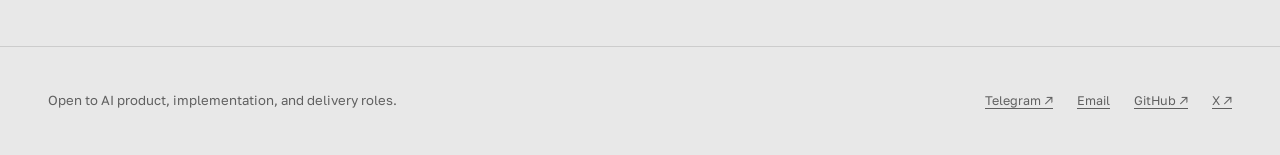
<file: cases/crystal/index.html>
<!DOCTYPE html><html lang="en"><head><meta charset="UTF-8"><meta name="viewport" content="width=device-width, initial-scale=1, viewport-fit=cover"><meta name="theme-color" content="#f4f4f4"><link rel="preload" href="/fonts/golos-400.ttf" as="font" type="font/ttf" crossorigin><meta name="description" content="How a context-switching problem became a public OpenAI Codex workspace embedded in Obsidian."><link rel="icon" href="/favicon.svg" type="image/svg+xml"><link rel="canonical" href="https://gvukamolle.github.io/cases/crystal/"><link rel="alternate" hreflang="en" href="https://gvukamolle.github.io/cases/crystal/"><link rel="alternate" hreflang="ru" href="https://gvukamolle.github.io/ru/cases/crystal/"><link rel="alternate" hreflang="x-default" href="https://gvukamolle.github.io/"><meta property="og:type" content="website"><meta property="og:locale" content="en_US"><meta property="og:title" content="Crystal — Codex for Obsidian — Timofey Grushko"><meta property="og:description" content="How a context-switching problem became a public OpenAI Codex workspace embedded in Obsidian."><meta property="og:url" content="https://gvukamolle.github.io/cases/crystal/"><meta property="og:image" content="https://gvukamolle.github.io/og-default.png"><meta property="og:image:width" content="1200"><meta property="og:image:height" content="630"><meta property="og:image:alt" content="Timofey Grushko — AI Product Manager leading delivery with AI agents"><meta name="twitter:card" content="summary_large_image"><meta name="twitter:title" content="Crystal — Codex for Obsidian — Timofey Grushko"><meta name="twitter:description" content="How a context-switching problem became a public OpenAI Codex workspace embedded in Obsidian."><meta name="twitter:image" content="https://gvukamolle.github.io/og-default.png"><meta name="twitter:image:alt" content="Timofey Grushko — AI Product Manager leading delivery with AI agents"><title>Crystal — Codex for Obsidian — Timofey Grushko</title><script type="application/ld+json">{"@context":"https://schema.org","@type":"Person","name":"Timofey Grushko","jobTitle":"AI Product Manager","homeLocation":{"@type":"Place","name":"Moscow"},"email":"mailto:tim.grushko7@gmail.com","sameAs":["https://t.me/gvukamolle","https://github.com/gvukamolle","https://x.com/why_gvukamolle"],"knowsLanguage":["ru","en"]}</script><link rel="stylesheet" href="/_astro/i18n.DCbKfrXa.css"><link rel="stylesheet" href="/_astro/case-pairs.BofZKnwQ.css"><link rel="stylesheet" href="/_astro/BaseLayout.C7VRV1YZ.css"></head><body><a class="skip-link" href="#main">Skip to content</a><header class="site-header tdf-header"><a class="tdf-wordmark" href="/"><span>Timofey Grushko<span class="tdf-edition">AI PRODUCT MANAGER</span></span></a><button id="menu-toggle" class="tdf-menu-toggle" type="button" aria-expanded="false" aria-controls="nav-panel" data-open-label="Close" data-closed-label="Menu"><span id="menu-label">Menu</span><span class="tdf-burger" aria-hidden="true"><i></i><i></i></span></button></header><nav id="nav-panel" class="tdf-nav-panel" aria-label="Main navigation" hidden><span class="tdf-menu-eyebrow">Navigate</span><a href="/#cases">Cases<span aria-hidden="true">↗</span></a><a href="/#experience">Experience<span aria-hidden="true">↗</span></a><a href="/#method">Method<span aria-hidden="true">↗</span></a><a href="/#about">About<span aria-hidden="true">↗</span></a><a href="https://t.me/gvukamolle">Telegram<span aria-hidden="true">↗</span></a><div class="tdf-menu-language"><span>Language</span><a class="tdf-language" href="/ru/cases/crystal/" data-language-switch data-target-locale="ru" data-russian="false" aria-label="Switch language to Russian"><span>EN</span><span>RU</span></a></div></nav><noscript><style>#menu-toggle{display:none}</style><nav class="tdf-fallback" aria-label="Navigation"><a href="/#cases">Cases</a><a href="/#experience">Experience</a><a href="/#method">Method</a><a href="/#about">About</a><a href="https://t.me/gvukamolle">Telegram</a><a href="/ru/cases/crystal/">Русский</a></nav></noscript><script type="module" src="/_astro/SiteHeader.astro_astro_type_script_index_0_lang.BImIj5Sn.js"></script><main id="main"><script type="application/ld+json">{"@context":"https://schema.org","@type":"CreativeWork","name":"Crystal — Codex inside Obsidian","abstract":"Turned my own context-switching problem into a public OpenAI Codex workspace embedded in Obsidian.","creator":{"@type":"Person","name":"Timofey Grushko"},"inLanguage":"en","url":"https://gvukamolle.github.io/cases/crystal/","isPartOf":{"@type":"WebSite","name":"Timofey Grushko Portfolio","url":"https://gvukamolle.github.io/"}}</script><article class="case-page case-page--crystal" data-astro-cid-nbtsjepb><header class="case-hero section" data-astro-cid-nbtsjepb><div class="container case-hero__grid" data-astro-cid-nbtsjepb><a class="case-home-link" href="/" data-astro-cid-nbtsjepb>← Back to home</a><div class="case-hero__copy" data-astro-cid-nbtsjepb><p class="eyebrow" data-astro-cid-nbtsjepb>Case 04 · Public AI product</p><h1 data-astro-cid-nbtsjepb>Crystal — Codex inside Obsidian</h1><p class="case-summary" data-astro-cid-nbtsjepb>Turned my own context-switching problem into a public OpenAI Codex workspace embedded in Obsidian.</p></div><div class="case-outcome" data-astro-cid-nbtsjepb><p class="eyebrow" data-astro-cid-nbtsjepb>Outcome</p><p data-astro-cid-nbtsjepb>From personal tool to the official Obsidian catalog</p></div><dl class="case-metrics" aria-label="Key case metrics" data-astro-cid-nbtsjepb><div data-astro-cid-nbtsjepb><dt data-astro-cid-nbtsjepb>Obsidian Community Plugins · August 2026</dt><dd data-astro-cid-nbtsjepb>Catalog</dd></div><div data-astro-cid-nbtsjepb><dt data-astro-cid-nbtsjepb>public repository</dt><dd data-astro-cid-nbtsjepb>GitHub</dd></div><div data-astro-cid-nbtsjepb><dt data-astro-cid-nbtsjepb>technical users in the early group</dt><dd data-astro-cid-nbtsjepb>8</dd></div></dl><dl class="case-meta" data-case-meta data-astro-cid-nbtsjepb><div data-astro-cid-nbtsjepb><dt data-astro-cid-nbtsjepb>Role</dt><dd data-astro-cid-nbtsjepb>Product owner; delivery through AI agents</dd></div><div data-astro-cid-nbtsjepb><dt data-astro-cid-nbtsjepb>Period</dt><dd data-astro-cid-nbtsjepb>January and August 2026 — public release</dd></div><div data-astro-cid-nbtsjepb><dt data-astro-cid-nbtsjepb>Team</dt><dd data-astro-cid-nbtsjepb>Product direction by me; implementation through AI agents</dd></div><div data-astro-cid-nbtsjepb><dt data-astro-cid-nbtsjepb>Status</dt><dd data-astro-cid-nbtsjepb>Public release 1.1.9; listed in Obsidian Community Plugins</dd></div></dl></div></header><nav class="case-jump-nav" data-case-jump-nav aria-label="Case sections" data-astro-cid-nbtsjepb><div class="container" data-astro-cid-nbtsjepb><a href="#overview" aria-current="location" data-astro-cid-nbtsjepb>Overview</a><a href="#story" data-astro-cid-nbtsjepb>Story</a><a href="#evidence" data-astro-cid-nbtsjepb>Evidence</a><a href="#contact" data-astro-cid-nbtsjepb>Contact</a></div></nav><script>
      const initializeCaseNavigation = () => {
        const jumpNav = document.querySelector('[data-case-jump-nav]');
        if (!jumpNav) return;
        const links = [...jumpNav.querySelectorAll('a[href^="#"]')];
        const sections = links.map((link) => document.querySelector(link.getAttribute('href'))).filter(Boolean);
        if (!sections.length) return;
        let frame = 0;
        const updateCurrentSection = () => {
          frame = 0;
          const threshold = jumpNav.getBoundingClientRect().bottom + 16;
          let current = sections[0];
          for (const section of sections) {
            if (section.getBoundingClientRect().top <= threshold) current = section;
          }
          const atDocumentEnd = Math.ceil(scrollY + innerHeight) >= document.documentElement.scrollHeight - 2;
          if (atDocumentEnd) current = sections[sections.length - 1];
          links.forEach((link) => {
            if (link.getAttribute('href') === `#${current.id}`) link.setAttribute('aria-current', 'location');
            else link.removeAttribute('aria-current');
          });
        };
        const requestUpdate = () => {
          if (!frame) frame = requestAnimationFrame(updateCurrentSection);
        };
        addEventListener('scroll', requestUpdate, { passive: true });
        addEventListener('resize', requestUpdate);
        addEventListener('hashchange', requestUpdate);
        updateCurrentSection();
        // Native fragment positioning can precede fonts and story-figure placement.
        const initialEvidence = location.hash === '#evidence';
        let userMoved = false;
        for (const name of ['wheel', 'touchstart', 'pointerdown', 'keydown']) {
          addEventListener(name, () => { userMoved = true; }, { once: true, passive: true });
        }
        document.fonts.ready.then(() => requestAnimationFrame(() => {
          if (initialEvidence && !userMoved && location.hash === '#evidence') {
            document.getElementById('evidence')?.scrollIntoView({ block: 'start', behavior: 'instant' });
            requestUpdate();
          }
        }));
      };
      if (document.readyState === 'loading') document.addEventListener('DOMContentLoaded', initializeCaseNavigation, { once: true });
      else initializeCaseNavigation();
    </script><div id="overview" class="container case-reading anchor-section" data-astro-cid-nbtsjepb><section class="case-snapshot" aria-labelledby="snapshot-heading" data-astro-cid-wzcup7eo><div class="case-snapshot__heading" data-astro-cid-wzcup7eo><p class="eyebrow" data-astro-cid-wzcup7eo>30-second brief</p><h2 id="snapshot-heading" data-astro-cid-wzcup7eo>A personal workflow problem became a public product.</h2></div><dl data-astro-cid-wzcup7eo><div data-astro-cid-wzcup7eo><dt data-astro-cid-wzcup7eo>Problem</dt><dd data-astro-cid-wzcup7eo>Switching among Obsidian, AI chat, and a terminal broke context and wasted a small laptop screen.</dd></div><div data-astro-cid-wzcup7eo><dt data-astro-cid-wzcup7eo>My decision</dt><dd data-astro-cid-wzcup7eo>Make Codex native to Obsidian, remove manual mode and provider choices, and let user intent select the workflow.</dd></div><div data-astro-cid-wzcup7eo><dt data-astro-cid-wzcup7eo>What I owned</dt><dd data-astro-cid-wzcup7eo>Product direction, interaction model, rejected scope, permission boundaries, and release delivery through AI agents.</dd></div><div data-astro-cid-wzcup7eo><dt data-astro-cid-wzcup7eo>Result</dt><dd data-astro-cid-wzcup7eo>Version 1.1.9 in Community Plugins after roughly three weeks of active development and feedback from eight technical users.</dd></div><div data-astro-cid-wzcup7eo><dt data-astro-cid-wzcup7eo>Evidence basis and limits</dt><dd data-astro-cid-wzcup7eo>The catalog and public repository verify the release; beta feedback remains qualitative.</dd></div></dl></section><figure class="case-artifact case-artifact--crystal" data-astro-cid-r4fpj7zg><figcaption data-astro-cid-r4fpj7zg><span class="eyebrow" data-astro-cid-r4fpj7zg>Solution map</span><strong data-astro-cid-r4fpj7zg>Product model + public release visual</strong></figcaption><div class="artifact-canvas artifact-canvas--crystal" data-astro-cid-r4fpj7zg><i class="artifact-register artifact-register--tl" aria-hidden="true" data-astro-cid-r4fpj7zg></i><i class="artifact-register artifact-register--tr" aria-hidden="true" data-astro-cid-r4fpj7zg></i><i class="artifact-register artifact-register--bl" aria-hidden="true" data-astro-cid-r4fpj7zg></i><i class="artifact-register artifact-register--br" aria-hidden="true" data-astro-cid-r4fpj7zg></i><i class="artifact-dots artifact-dots--tr" aria-hidden="true" data-astro-cid-r4fpj7zg></i><i class="artifact-dots artifact-dots--bl" aria-hidden="true" data-astro-cid-r4fpj7zg></i><section class="diagram-shell crystal-diagram" data-astro-cid-r4fpj7zg><header class="artifact-question" data-astro-cid-r4fpj7zg><span data-astro-cid-r4fpj7zg>Knowledge workflow</span><strong data-astro-cid-r4fpj7zg>A question becomes connected knowledge without leaving Obsidian.</strong></header><div class="crystal-map" data-astro-cid-r4fpj7zg><ol class="crystal-flow" data-astro-cid-r4fpj7zg><li data-astro-cid-r4fpj7zg><span data-astro-cid-r4fpj7zg>1</span><strong data-astro-cid-r4fpj7zg>Obsidian context</strong><small data-astro-cid-r4fpj7zg>Current note, selection, attachments, and linked materials</small></li><li data-astro-cid-r4fpj7zg><span data-astro-cid-r4fpj7zg>2</span><strong data-astro-cid-r4fpj7zg>Codex workspace</strong><small data-astro-cid-r4fpj7zg>The agent works where the knowledge already lives</small></li><li data-astro-cid-r4fpj7zg><span data-astro-cid-r4fpj7zg>3</span><strong data-astro-cid-r4fpj7zg>Intent becomes action</strong><small data-astro-cid-r4fpj7zg>Answer, research, edit, or combine the steps</small></li></ol><div class="crystal-screen" data-astro-cid-r4fpj7zg><div class="crystal-screen__bar" aria-hidden="true" data-astro-cid-r4fpj7zg><i data-astro-cid-r4fpj7zg></i><i data-astro-cid-r4fpj7zg></i><i data-astro-cid-r4fpj7zg></i><span data-astro-cid-r4fpj7zg>CRYSTAL / OBSIDIAN</span></div><picture data-astro-cid-r4fpj7zg><source srcset="/images/crystal-product.avif" type="image/avif" data-astro-cid-r4fpj7zg><img src="/images/crystal-product.png" width="1200" height="800" loading="eager" fetchpriority="high" decoding="async" alt="Crystal marketing visual showing notes organized into a brief, path, and canvas." data-astro-cid-r4fpj7zg></picture><p data-astro-cid-r4fpj7zg>Public Crystal visual: source notes become a brief, path, and canvas.</p></div><aside class="crystal-release" aria-label="Public release" data-astro-cid-r4fpj7zg><span data-astro-cid-r4fpj7zg>Public release</span><strong data-astro-cid-r4fpj7zg>version 1.1.9</strong><b data-astro-cid-r4fpj7zg>Obsidian Community Plugins</b><i data-astro-cid-r4fpj7zg>8 early technical users</i></aside></div><footer class="crystal-permission" data-astro-cid-r4fpj7zg><span data-astro-cid-r4fpj7zg>Authority boundary</span><strong data-astro-cid-r4fpj7zg>Destructive and broad changes require confirmation</strong></footer></section></div></figure><div id="story" class="case-prose anchor-section" data-case-story data-astro-cid-nbtsjepb><h2 id="the-problem">The problem</h2>
<p>On a small laptop screen, I had to keep Obsidian, Claude or Codex, and a terminal open at the same time. Window switching broke the workspace, displaced context, and slowed the work. I decided to put agent support directly where the project notes and source material already lived.</p>
<p>I built the first version for myself over two weeks in January 2026. In August, I returned for another week, moved the product to Codex, and prepared the public release. After using it myself, I shared Crystal with five colleagues and three technically experienced friends. Their feedback drove interface cleanup across versions 1.1.7–1.1.9.</p>
<h2 id="product-decision">Product decision</h2>
<p>Crystal is not a generic AI chat or a wrapper for multiple providers. It is an OpenAI Codex workspace inside Obsidian. The current note, selected text, attachments, and linked material become explicit agent context, while the conversation continues between the full workspace and side panel.</p>
<p>The user describes the desired result, and the agent chooses whether to answer from context, research the vault and web, edit material, or combine those steps. A separate mode picker became unnecessary. The visible model choice was reduced to the current GPT-5.6 family, and provider switching was removed: Crystal uses the existing Codex authentication and runtime.</p>
<h2 id="what-i-removed">What I removed</h2>
<p>I removed a separate task interface, saving every chat as its own Markdown file, the manual mode picker, and an overloaded provider and model selector. Those features increased the number of decisions a user had to make without strengthening the core job: working with a knowledge base through an agent.</p>
<p>Skill and tool integration became a deeper product challenge. Placing a skill beside the plugin was not enough; discovery paths, storage, synchronization, and versioning had to be designed so Codex could reliably find managed instructions without overwriting unrelated skills.</p>
<h2 id="what-i-owned">What I owned</h2>
<p>I defined the problem, positioning, interaction model, feature scope, permission boundaries, and release standard. AI agents performed implementation, testing, visual quality checks, packaging, and documentation. I decided what belonged in the product and accepted the public release.</p>
<h2 id="evidence" class="anchor-section">Outcome</h2>
<p>Crystal is listed in the official Obsidian Community Plugins catalog; the public repository and manifest confirm release 1.1.9. Eight technical users used the early versions. Current feedback is qualitative and does not yet support retention or time-saving claims.</p>
<p>Crystal is desktop-only because it starts the local Codex runtime. It uses the existing Codex authentication and adds no telemetry of its own. Questions do not create files by default, while deletion, bulk moves, and broad vault restructuring require separate confirmation.</p>
</div><div class="story-visual-pool" data-story-visual-pool data-astro-cid-mmtgxxj7><figure class="story-visual story-visual--signal story-visual--case-crystal" data-story-visual data-story-index="0" data-astro-cid-mmtgxxj7><div class="crystal-collage" aria-hidden="true" data-astro-cid-mmtgxxj7><header data-astro-cid-mmtgxxj7><span data-astro-cid-mmtgxxj7>CRYSTAL · CODEX FOR OBSIDIAN</span><i data-astro-cid-mmtgxxj7>01</i></header><div class="crystal-collage__question" data-astro-cid-mmtgxxj7><small data-astro-cid-mmtgxxj7>Problem</small><strong data-astro-cid-mmtgxxj7>Context was lost between windows</strong></div><div class="crystal-collage__workspace" data-astro-cid-mmtgxxj7><span data-astro-cid-mmtgxxj7>Obsidian</span><span data-astro-cid-mmtgxxj7>Codex</span><span data-astro-cid-mmtgxxj7>browser</span><b data-astro-cid-mmtgxxj7>one workspace</b></div></div><figcaption data-astro-cid-mmtgxxj7><strong data-astro-cid-mmtgxxj7>01 / Problem</strong><span data-astro-cid-mmtgxxj7>Crystal started from friction in my own daily knowledge work, not from a generic AI-plugin idea.</span></figcaption></figure><figure class="story-visual story-visual--system story-visual--case-crystal" data-story-visual data-story-index="1" data-astro-cid-mmtgxxj7><div class="crystal-collage" aria-hidden="true" data-astro-cid-mmtgxxj7><header data-astro-cid-mmtgxxj7><span data-astro-cid-mmtgxxj7>CRYSTAL · CODEX FOR OBSIDIAN</span><i data-astro-cid-mmtgxxj7>02</i></header><div class="crystal-collage__question" data-astro-cid-mmtgxxj7><small data-astro-cid-mmtgxxj7>Product system</small><strong data-astro-cid-mmtgxxj7>Codex inside the knowledge base</strong></div><div class="crystal-collage__workspace" data-astro-cid-mmtgxxj7><span data-astro-cid-mmtgxxj7>Ask</span><span data-astro-cid-mmtgxxj7>Research</span><span data-astro-cid-mmtgxxj7>Create</span><span data-astro-cid-mmtgxxj7>Skills</span><span data-astro-cid-mmtgxxj7>Canvas</span><b data-astro-cid-mmtgxxj7>connected notes</b></div></div><figcaption data-astro-cid-mmtgxxj7><strong data-astro-cid-mmtgxxj7>02 / Product system</strong><span data-astro-cid-mmtgxxj7>The plugin gives Codex note, link, Canvas, and skill context without turning the workflow into a separate chat.</span></figcaption></figure><figure class="story-visual story-visual--decision story-visual--case-crystal" data-story-visual data-story-index="2" data-astro-cid-mmtgxxj7><div class="crystal-collage" aria-hidden="true" data-astro-cid-mmtgxxj7><header data-astro-cid-mmtgxxj7><span data-astro-cid-mmtgxxj7>CRYSTAL · CODEX FOR OBSIDIAN</span><i data-astro-cid-mmtgxxj7>03</i></header><div class="crystal-collage__question" data-astro-cid-mmtgxxj7><small data-astro-cid-mmtgxxj7>Product decision</small><strong data-astro-cid-mmtgxxj7>Remove what does not strengthen the core flow</strong></div><div class="crystal-collage__workspace" data-astro-cid-mmtgxxj7><span data-astro-cid-mmtgxxj7>task UI</span><span data-astro-cid-mmtgxxj7>manual modes</span><span data-astro-cid-mmtgxxj7>extra models</span><b data-astro-cid-mmtgxxj7>focused agent workspace</b></div></div><figcaption data-astro-cid-mmtgxxj7><strong data-astro-cid-mmtgxxj7>03 / Product decision</strong><span data-astro-cid-mmtgxxj7>Each rejected feature removed a decision that did not improve agent-supported knowledge work.</span></figcaption></figure><figure class="story-visual story-visual--process story-visual--case-crystal" data-story-visual data-story-index="3" data-astro-cid-mmtgxxj7><div class="crystal-collage" aria-hidden="true" data-astro-cid-mmtgxxj7><header data-astro-cid-mmtgxxj7><span data-astro-cid-mmtgxxj7>CRYSTAL · CODEX FOR OBSIDIAN</span><i data-astro-cid-mmtgxxj7>04</i></header><div class="crystal-collage__question" data-astro-cid-mmtgxxj7><small data-astro-cid-mmtgxxj7>Delivery</small><strong data-astro-cid-mmtgxxj7>Product decisions and release acceptance</strong></div><div class="crystal-collage__workspace" data-astro-cid-mmtgxxj7><span data-astro-cid-mmtgxxj7>problem</span><span data-astro-cid-mmtgxxj7>boundaries</span><span data-astro-cid-mmtgxxj7>agents</span><span data-astro-cid-mmtgxxj7>review</span><span data-astro-cid-mmtgxxj7>release</span><b data-astro-cid-mmtgxxj7>Community Plugins</b></div></div><figcaption data-astro-cid-mmtgxxj7><strong data-astro-cid-mmtgxxj7>04 / Delivery</strong><span data-astro-cid-mmtgxxj7>I set the product boundary and release standard; agents executed implementation, tests, packaging, and documentation.</span></figcaption></figure><figure class="story-visual story-visual--evidence story-visual--case-crystal" data-story-visual data-story-index="4" data-astro-cid-mmtgxxj7><div class="crystal-collage" aria-hidden="true" data-astro-cid-mmtgxxj7><header data-astro-cid-mmtgxxj7><span data-astro-cid-mmtgxxj7>CRYSTAL · CODEX FOR OBSIDIAN</span><i data-astro-cid-mmtgxxj7>05</i></header><div class="crystal-collage__question" data-astro-cid-mmtgxxj7><small data-astro-cid-mmtgxxj7>Evidence</small><strong data-astro-cid-mmtgxxj7>A verifiable public artifact</strong></div><div class="crystal-collage__workspace" data-astro-cid-mmtgxxj7><span data-astro-cid-mmtgxxj7>v1.1.9</span><span data-astro-cid-mmtgxxj7>GitHub</span><span data-astro-cid-mmtgxxj7>8 early users</span><b data-astro-cid-mmtgxxj7>Obsidian Community Plugins</b></div></div><figcaption data-astro-cid-mmtgxxj7><strong data-astro-cid-mmtgxxj7>05 / Evidence</strong><span data-astro-cid-mmtgxxj7>The catalog and manifest verify release; early-group feedback remains qualitative rather than an adoption claim.</span></figcaption></figure></div><script type="module">var e=()=>{document.querySelectorAll(`[data-case-story]`).forEach(e=>{if(!(e instanceof HTMLElement)||e.dataset.visualsReady===`true`)return;let t=e.parentElement?.querySelector(`[data-story-visual-pool]`);if(!(t instanceof HTMLElement))return;let n=[...e.querySelectorAll(`:scope > h2`)];[...t.querySelectorAll(`[data-story-visual]`)].forEach((e,t)=>{let r=n[t];!(e instanceof HTMLElement)||!(r instanceof HTMLElement)||(r.nextElementSibling??r).after(e)}),t.remove(),e.dataset.visualsReady=`true`})};document.readyState===`loading`?document.addEventListener(`DOMContentLoaded`,e,{once:!0}):e();</script><aside id="evidence-limits" class="case-evidence anchor-section" data-evidence-boundary aria-labelledby="evidence-boundary-heading" data-astro-cid-nbtsjepb><p class="eyebrow" id="evidence-boundary-heading" data-astro-cid-nbtsjepb>Evidence basis and limits</p><span class="evidence-badge evidence-badge--public-proof" data-astro-cid-rlb4oqut>Public release verified</span><p data-astro-cid-nbtsjepb>The Obsidian page verifies the catalog listing; the public repository and manifest verify release 1.1.9. The eight-person early-group signal is qualitative, not an adoption metric.</p></aside><section class="case-proof" aria-labelledby="proof-heading" data-astro-cid-nbtsjepb><p class="eyebrow" id="proof-heading" data-astro-cid-nbtsjepb>Public sources</p><ul data-astro-cid-nbtsjepb><li data-astro-cid-nbtsjepb><a href="https://github.com/gvukamolle/Crystal" target="_blank" rel="noreferrer" data-astro-cid-nbtsjepb>GitHub repository ↗</a></li><li data-astro-cid-nbtsjepb><a href="https://community.obsidian.md/plugins/crystal-cli-llm" target="_blank" rel="noreferrer" data-astro-cid-nbtsjepb>Obsidian Community Plugins ↗</a></li></ul></section><nav class="case-next" aria-label="Next case" data-astro-cid-nbtsjepb><a href="/cases/plavno-ai/" data-astro-cid-nbtsjepb><span class="eyebrow" data-astro-cid-nbtsjepb>Next case</span><strong data-astro-cid-nbtsjepb>Plavno — corporate AI platform →</strong></a></nav></div></article><section id="contact" class="contact-cta section anchor-section" aria-labelledby="contact-heading" data-astro-cid-tv4n2zuu><div class="container contact-cta__inner" data-astro-cid-tv4n2zuu><div class="contact-cta__copy" data-astro-cid-tv4n2zuu><p class="eyebrow" data-astro-cid-tv4n2zuu>Start a conversation</p><h2 id="contact-heading" data-astro-cid-tv4n2zuu>Let’s talk about your product.</h2><p data-astro-cid-tv4n2zuu>Tell me about the role, product, or implementation challenge.</p></div><div class="contact-cta__actions" data-astro-cid-tv4n2zuu><a class="contact-cta__button" href="https://t.me/gvukamolle" target="_blank" rel="me noreferrer" data-astro-cid-tv4n2zuu>Message me on Telegram ↗</a><a class="contact-cta__email" href="mailto:tim.grushko7@gmail.com" data-astro-cid-tv4n2zuu>Or send an email</a></div></div></section></main><footer class="site-footer" data-astro-cid-nns7i3if><div class="container footer-inner" data-astro-cid-nns7i3if><p data-astro-cid-nns7i3if>Open to AI product, implementation, and delivery roles.</p><nav aria-label="Contact links" data-astro-cid-nns7i3if><a href="https://t.me/gvukamolle" target="_blank" rel="me noreferrer" data-astro-cid-nns7i3if>Telegram ↗</a><a href="mailto:tim.grushko7@gmail.com" data-astro-cid-nns7i3if>Email</a><a href="https://github.com/gvukamolle" target="_blank" rel="me noreferrer" data-astro-cid-nns7i3if>GitHub ↗</a><a href="https://x.com/why_gvukamolle" target="_blank" rel="me noreferrer" data-astro-cid-nns7i3if>X ↗</a></nav></div></footer><script type="module">var e=matchMedia(`(prefers-reduced-motion: reduce)`),t=matchMedia(`(min-width: 821px) and (hover: hover) and (pointer: fine)`),n=new Set,r=(t,r,i)=>{if(e.matches)return;let a=t.animate(r,i);n.add(a);let o=()=>n.delete(a);a.addEventListener(`finish`,o,{once:!0}),a.addEventListener(`cancel`,o,{once:!0})},i=`cubic-bezier(.2,.8,.2,1)`,a=new WeakSet,o=n=>{a.has(n)||(a.add(n),!e.matches&&(t.matches&&r(n,[{transform:`translateY(10px)`},{transform:`translateY(0)`}],{duration:480,easing:i}),t.matches&&n.querySelectorAll(`.preview-diagram .wire, .case-diagram svg > path`).forEach((e,t)=>{let n=e.getTotalLength();!Number.isFinite(n)||n<30||r(e,[{strokeDasharray:`${n}`,strokeDashoffset:n},{strokeDasharray:`${n}`,strokeDashoffset:0}],{duration:620,delay:Math.min(t*35,140),easing:i})})))},s=new IntersectionObserver(e=>{for(let t of e)t.isIntersecting&&(o(t.target),s.unobserve(t.target))},{threshold:.08}),c=()=>{document.querySelectorAll(`.case-card__visual, [data-story-visual]`).forEach(e=>s.observe(e))};document.readyState===`loading`?document.addEventListener(`DOMContentLoaded`,c,{once:!0}):c(),e.addEventListener(`change`,()=>{if(e.matches)for(let e of n)e.cancel()}),window.addEventListener(`pagehide`,()=>{s.disconnect();for(let e of n)e.cancel()}),window.addEventListener(`pageshow`,e=>{e.persisted&&c()});</script><script type="module">function e(){document.querySelector(`.case-page`)||document.querySelectorAll(`main .anchor-section`).forEach(e=>{let t=e.querySelector(`h2`);if(!t)return;let n=t.getBoundingClientRect().top-e.getBoundingClientRect().top;e.style.setProperty(`--anchor-heading-inset`,`${n}px`)})}e(),window.addEventListener(`resize`,e),document.addEventListener(`portfolio:language-changed`,e),document.fonts.ready.then(()=>{if(e(),!document.querySelector(`.case-page`)&&location.hash){let e=document.getElementById(decodeURIComponent(location.hash.slice(1)));e?.matches(`.anchor-section`)&&e.scrollIntoView({behavior:`instant`,block:`start`})}});</script></body></html>
</file>
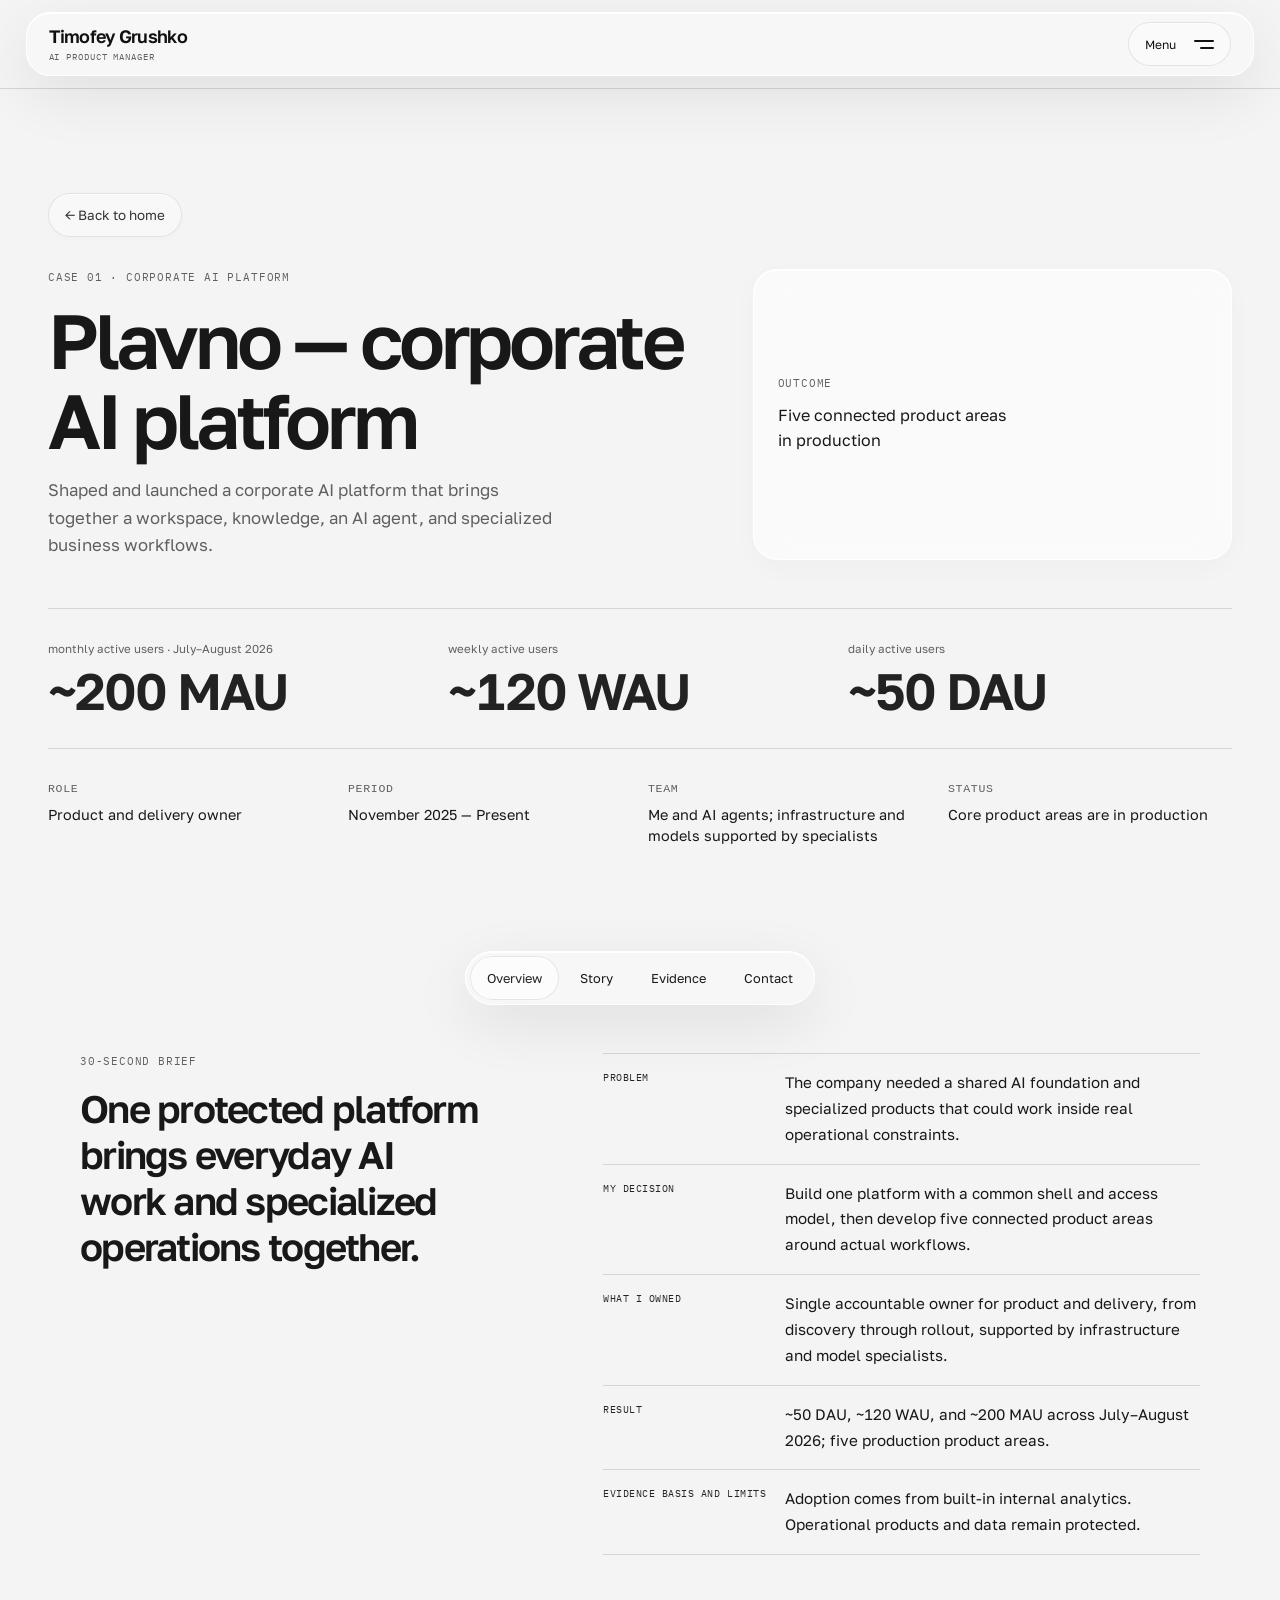
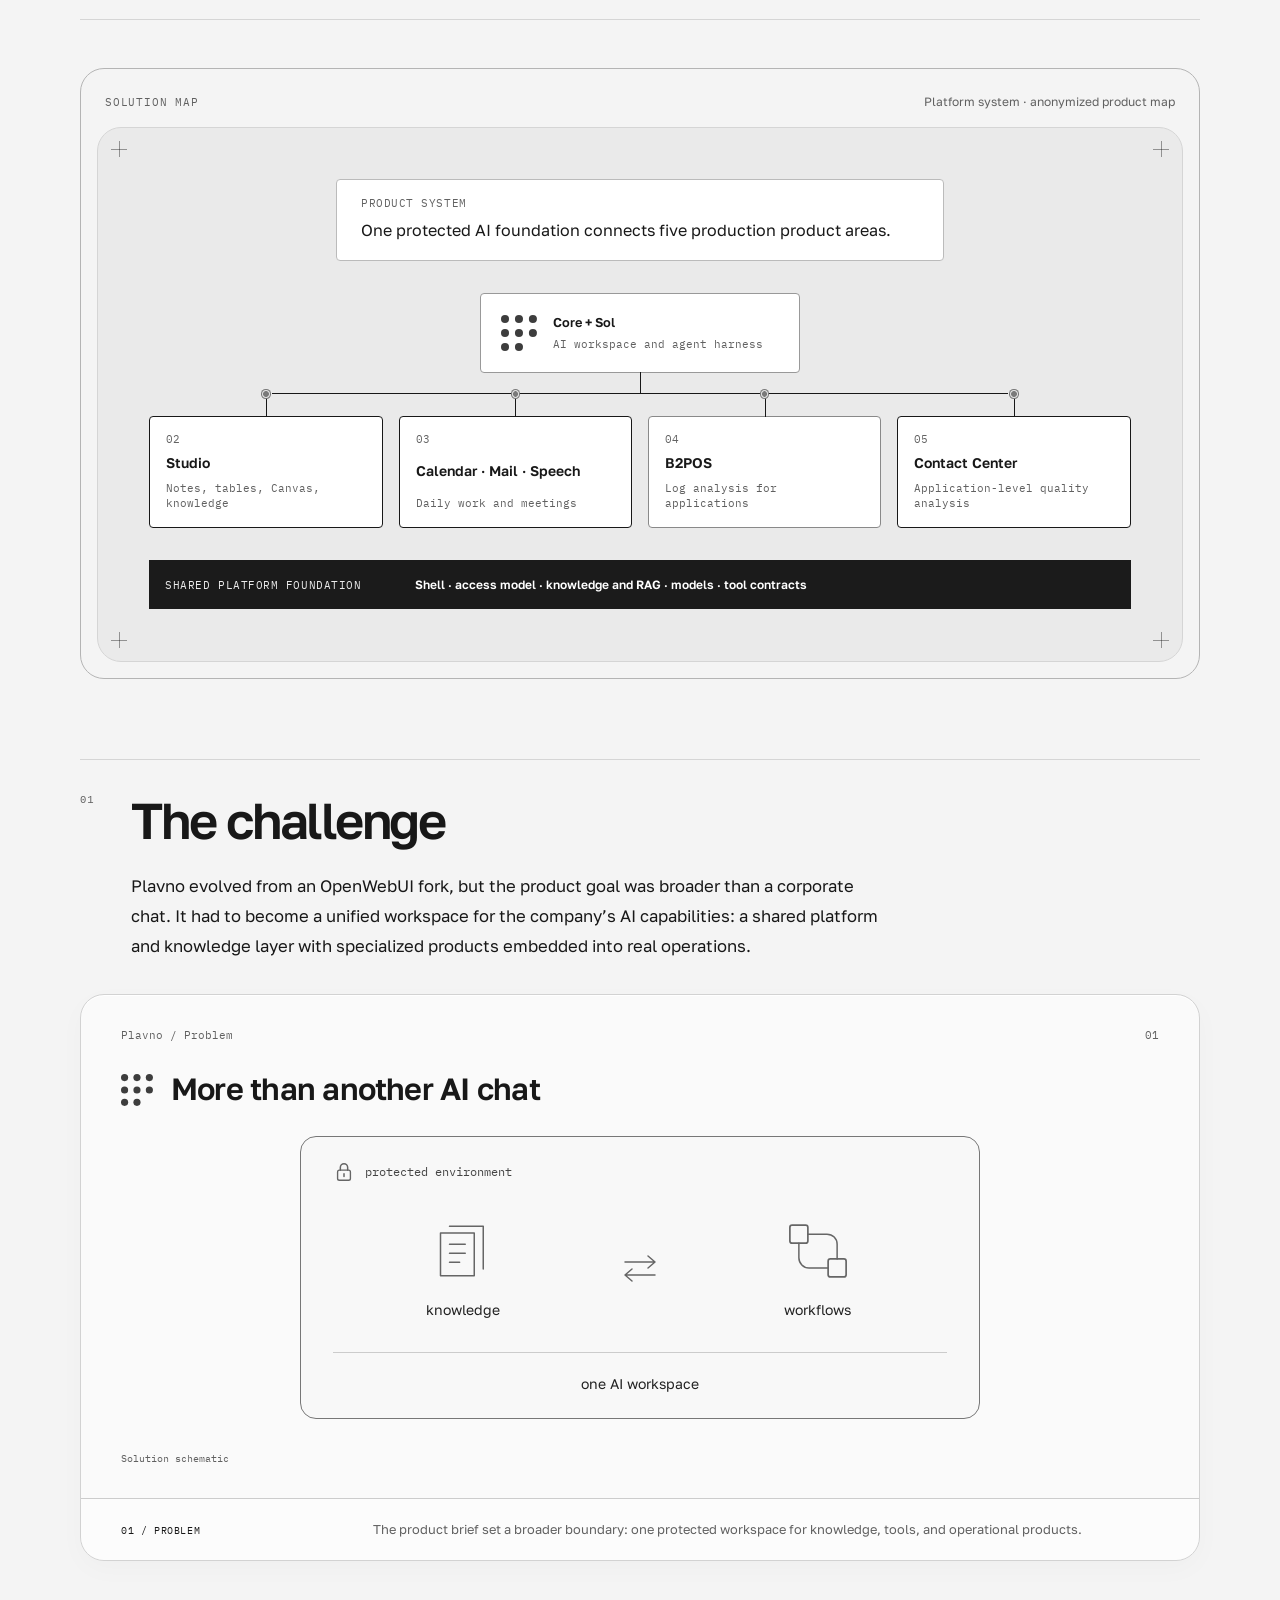
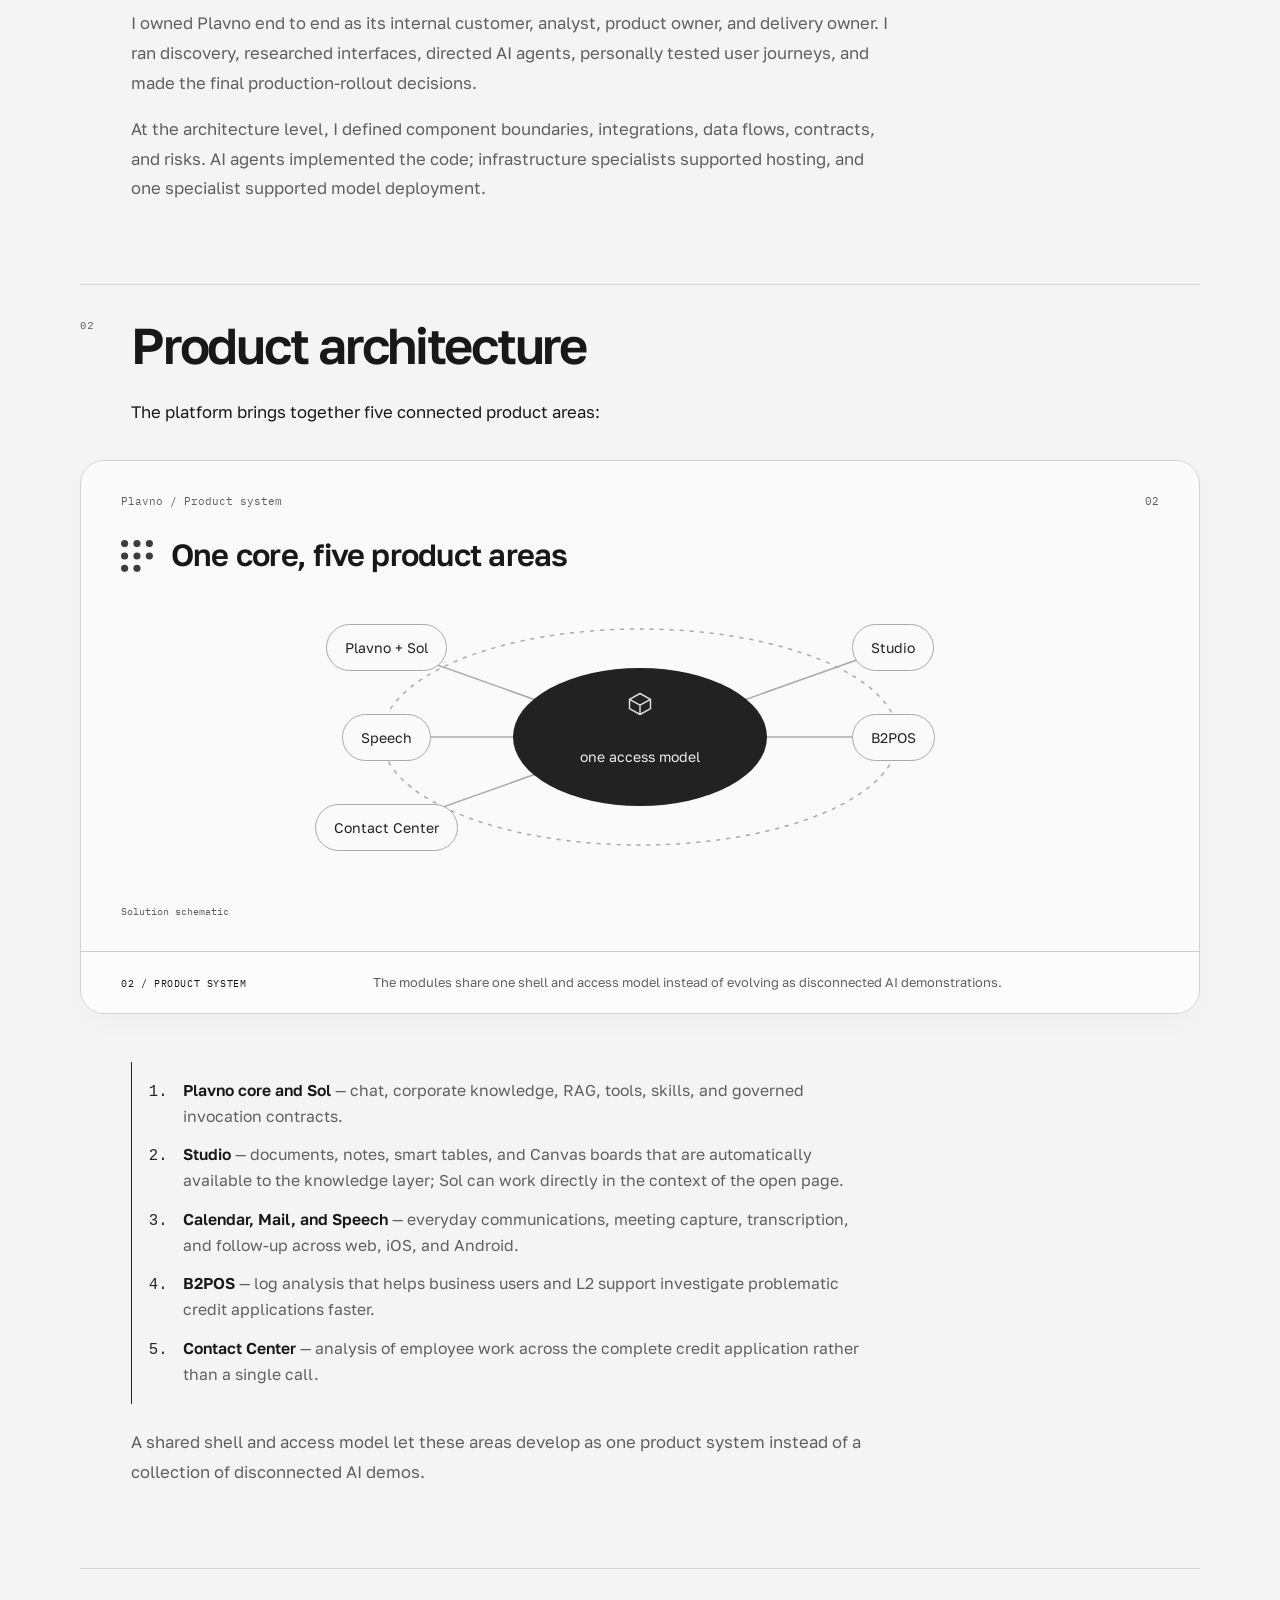
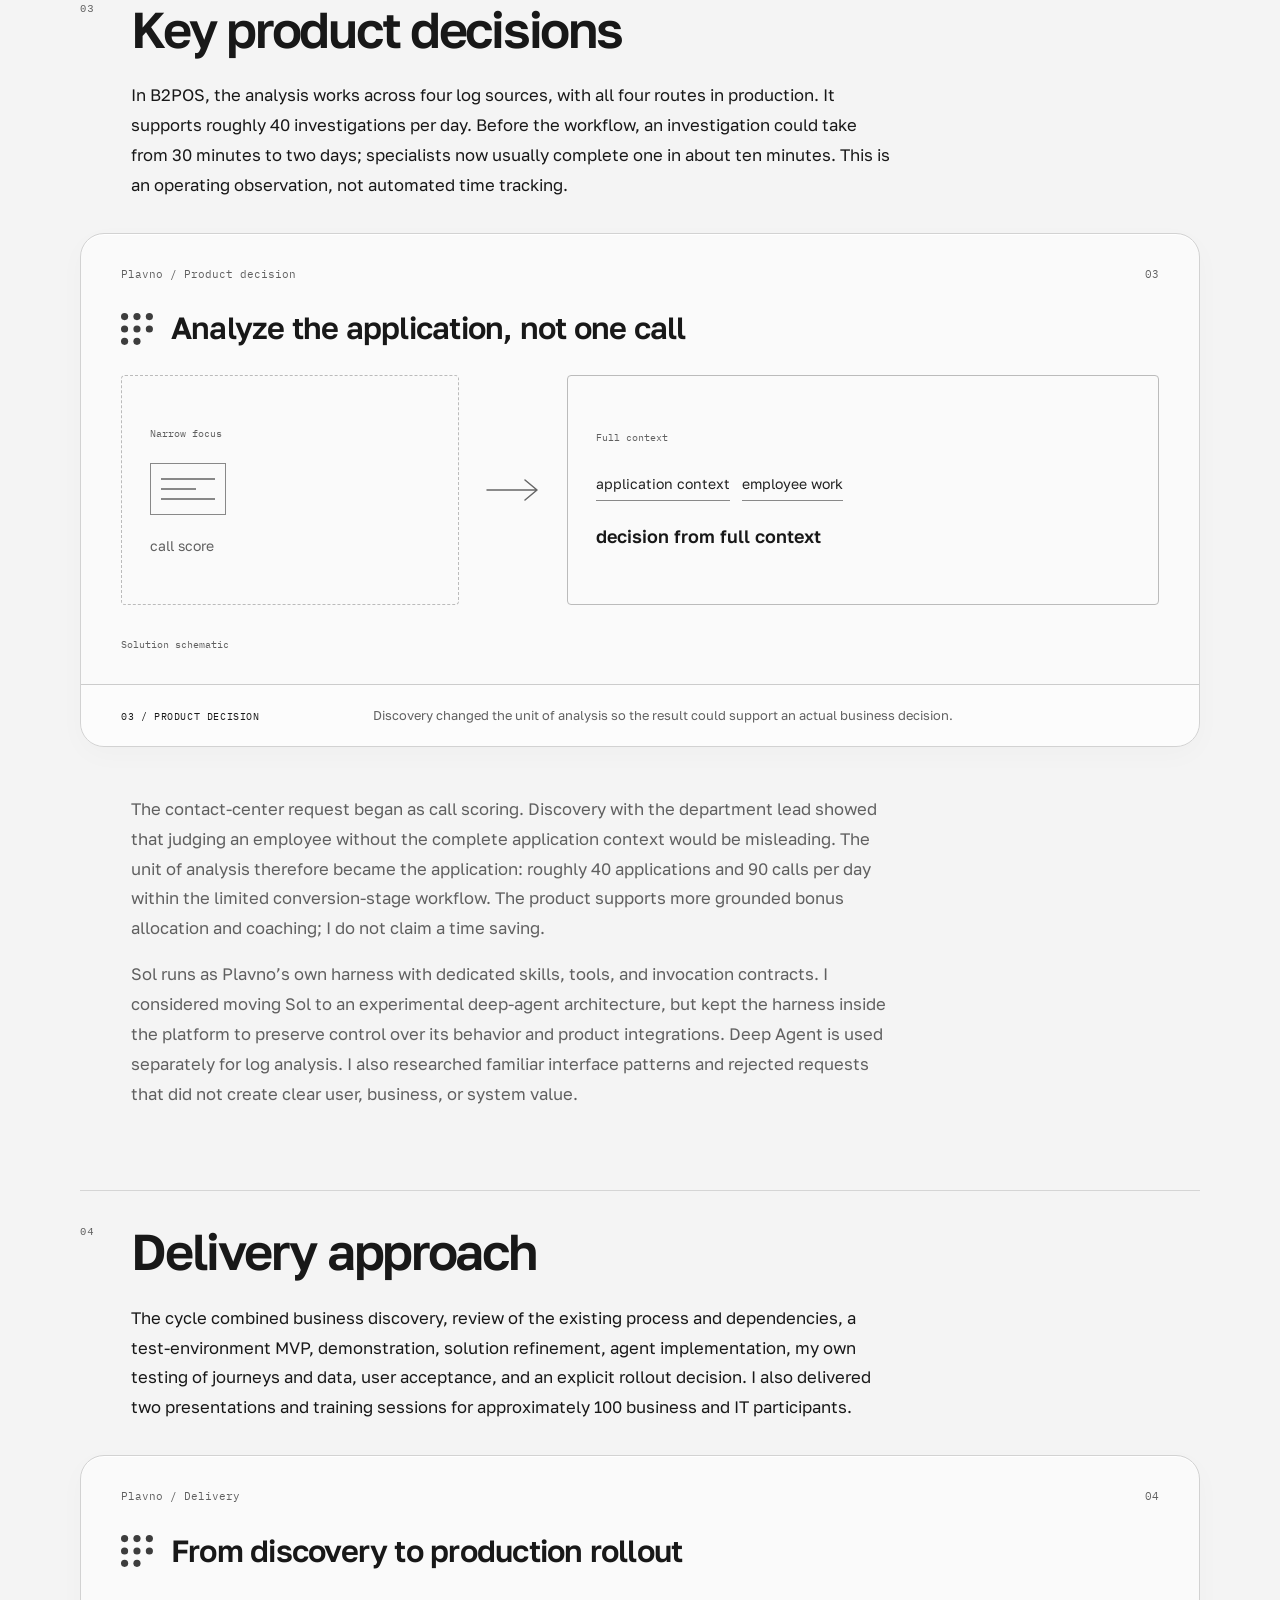
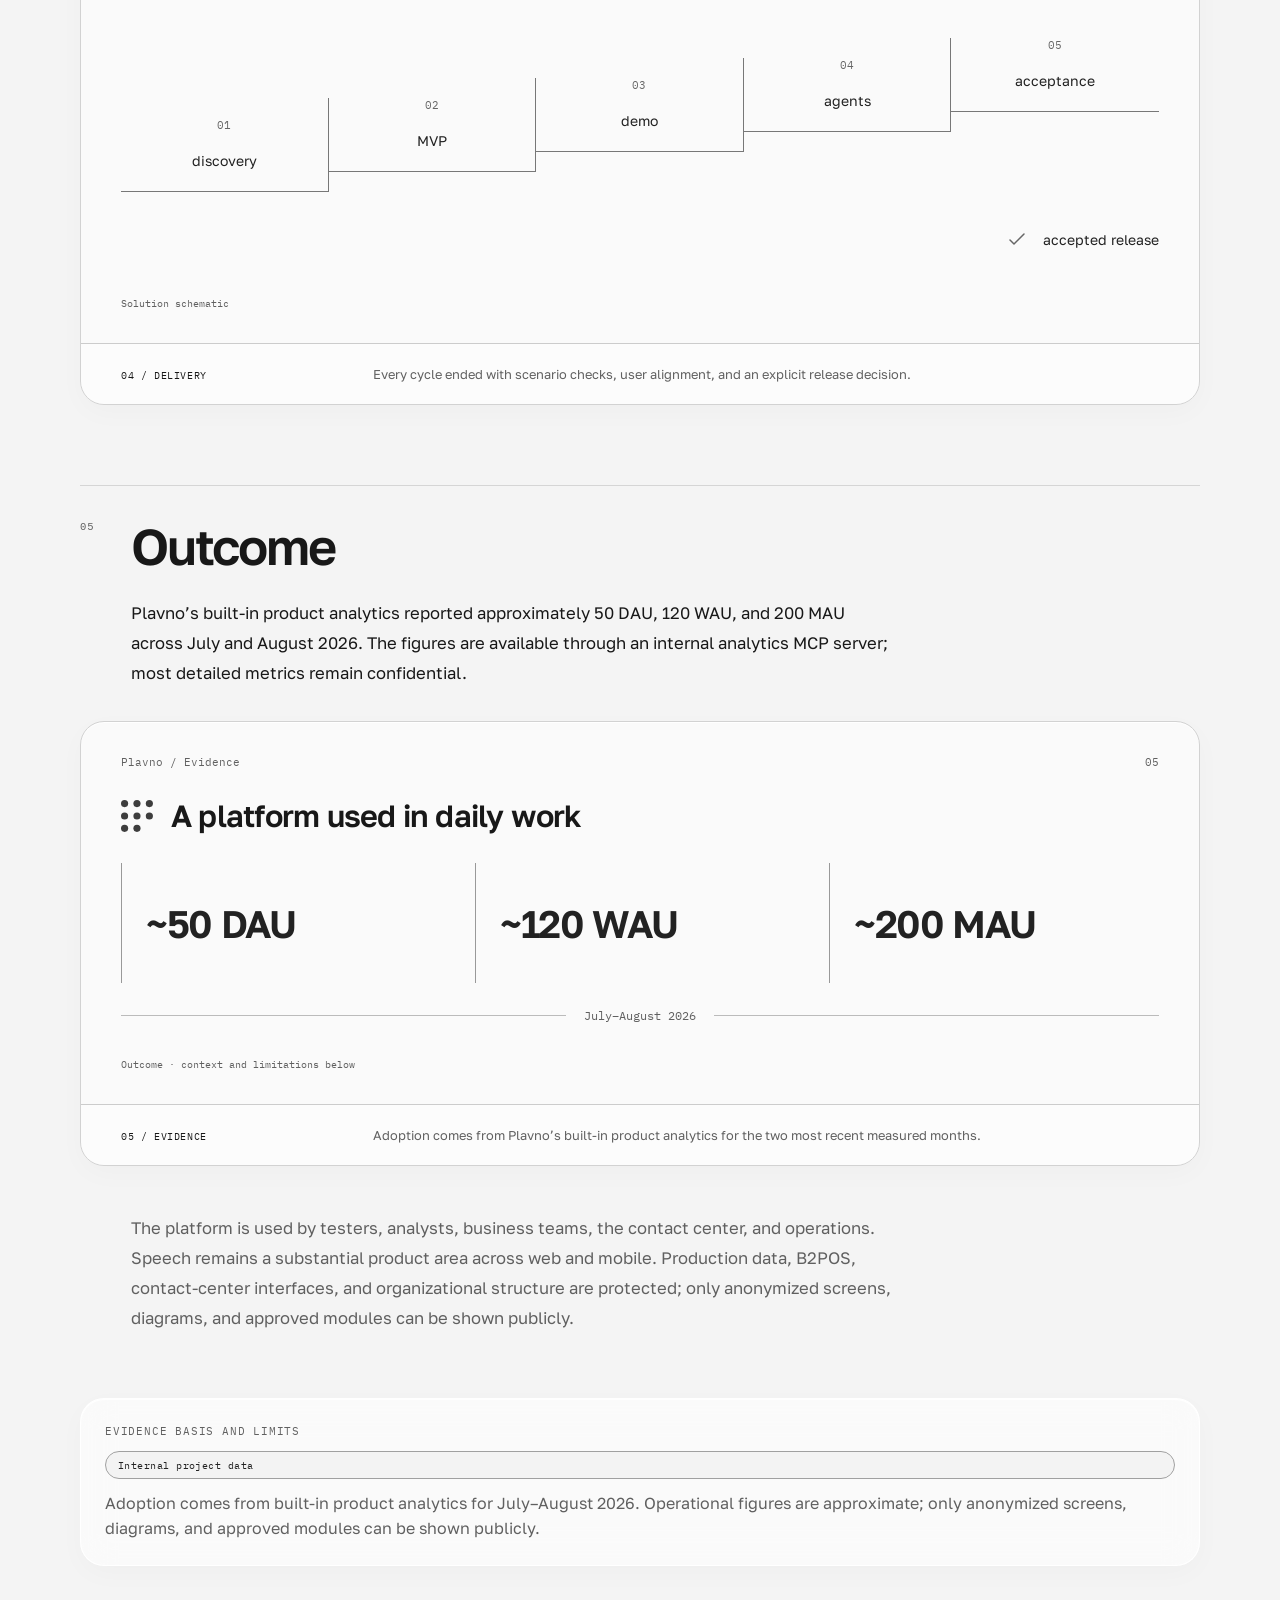
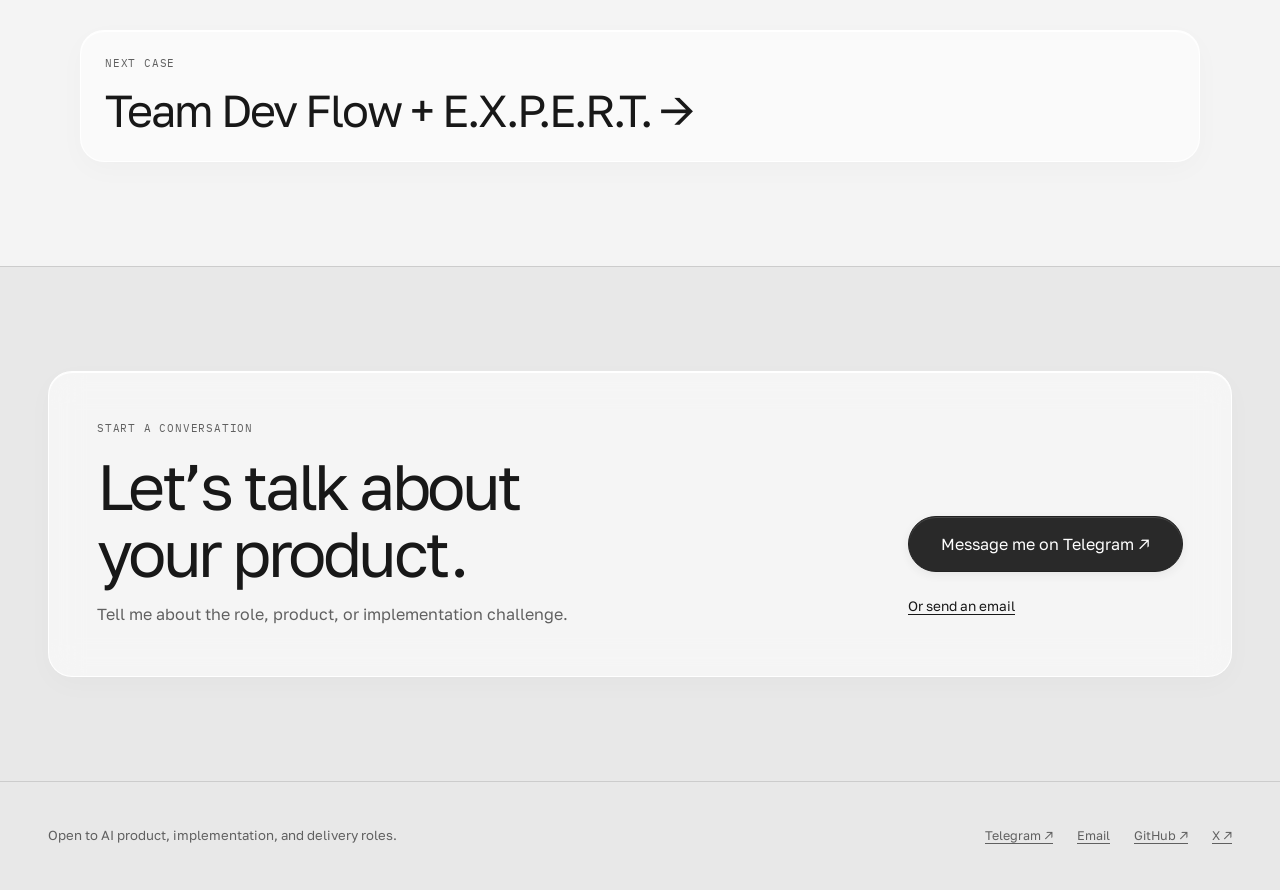
<file: cases/plavno-ai/index.html>
<!DOCTYPE html><html lang="en"><head><meta charset="UTF-8"><meta name="viewport" content="width=device-width, initial-scale=1, viewport-fit=cover"><meta name="theme-color" content="#f4f4f4"><link rel="preload" href="/fonts/golos-400.ttf" as="font" type="font/ttf" crossorigin><meta name="description" content="Product strategy, five production areas, adoption, and agent-directed delivery for a unified corporate AI platform."><link rel="icon" href="/favicon.svg" type="image/svg+xml"><link rel="canonical" href="https://gvukamolle.github.io/cases/plavno-ai/"><link rel="alternate" hreflang="en" href="https://gvukamolle.github.io/cases/plavno-ai/"><link rel="alternate" hreflang="ru" href="https://gvukamolle.github.io/ru/cases/plavno-ai/"><link rel="alternate" hreflang="x-default" href="https://gvukamolle.github.io/"><meta property="og:type" content="website"><meta property="og:locale" content="en_US"><meta property="og:title" content="Plavno corporate AI platform — Timofey Grushko"><meta property="og:description" content="Product strategy, five production areas, adoption, and agent-directed delivery for a unified corporate AI platform."><meta property="og:url" content="https://gvukamolle.github.io/cases/plavno-ai/"><meta property="og:image" content="https://gvukamolle.github.io/og-default.png"><meta property="og:image:width" content="1200"><meta property="og:image:height" content="630"><meta property="og:image:alt" content="Timofey Grushko — AI Product Manager leading delivery with AI agents"><meta name="twitter:card" content="summary_large_image"><meta name="twitter:title" content="Plavno corporate AI platform — Timofey Grushko"><meta name="twitter:description" content="Product strategy, five production areas, adoption, and agent-directed delivery for a unified corporate AI platform."><meta name="twitter:image" content="https://gvukamolle.github.io/og-default.png"><meta name="twitter:image:alt" content="Timofey Grushko — AI Product Manager leading delivery with AI agents"><title>Plavno corporate AI platform — Timofey Grushko</title><script type="application/ld+json">{"@context":"https://schema.org","@type":"Person","name":"Timofey Grushko","jobTitle":"AI Product Manager","homeLocation":{"@type":"Place","name":"Moscow"},"email":"mailto:tim.grushko7@gmail.com","sameAs":["https://t.me/gvukamolle","https://github.com/gvukamolle","https://x.com/why_gvukamolle"],"knowsLanguage":["ru","en"]}</script><link rel="stylesheet" href="/_astro/i18n.DCbKfrXa.css"><link rel="stylesheet" href="/_astro/case-pairs.BofZKnwQ.css"><link rel="stylesheet" href="/_astro/BaseLayout.C7VRV1YZ.css"></head><body><a class="skip-link" href="#main">Skip to content</a><header class="site-header tdf-header"><a class="tdf-wordmark" href="/"><span>Timofey Grushko<span class="tdf-edition">AI PRODUCT MANAGER</span></span></a><button id="menu-toggle" class="tdf-menu-toggle" type="button" aria-expanded="false" aria-controls="nav-panel" data-open-label="Close" data-closed-label="Menu"><span id="menu-label">Menu</span><span class="tdf-burger" aria-hidden="true"><i></i><i></i></span></button></header><nav id="nav-panel" class="tdf-nav-panel" aria-label="Main navigation" hidden><span class="tdf-menu-eyebrow">Navigate</span><a href="/#cases">Cases<span aria-hidden="true">↗</span></a><a href="/#experience">Experience<span aria-hidden="true">↗</span></a><a href="/#method">Method<span aria-hidden="true">↗</span></a><a href="/#about">About<span aria-hidden="true">↗</span></a><a href="https://t.me/gvukamolle">Telegram<span aria-hidden="true">↗</span></a><div class="tdf-menu-language"><span>Language</span><a class="tdf-language" href="/ru/cases/plavno-ai/" data-language-switch data-target-locale="ru" data-russian="false" aria-label="Switch language to Russian"><span>EN</span><span>RU</span></a></div></nav><noscript><style>#menu-toggle{display:none}</style><nav class="tdf-fallback" aria-label="Navigation"><a href="/#cases">Cases</a><a href="/#experience">Experience</a><a href="/#method">Method</a><a href="/#about">About</a><a href="https://t.me/gvukamolle">Telegram</a><a href="/ru/cases/plavno-ai/">Русский</a></nav></noscript><script type="module" src="/_astro/SiteHeader.astro_astro_type_script_index_0_lang.BImIj5Sn.js"></script><main id="main"><script type="application/ld+json">{"@context":"https://schema.org","@type":"CreativeWork","name":"Plavno — corporate AI platform","abstract":"Shaped and launched a corporate AI platform that brings together a workspace, knowledge, an AI agent, and specialized business workflows.","creator":{"@type":"Person","name":"Timofey Grushko"},"inLanguage":"en","url":"https://gvukamolle.github.io/cases/plavno-ai/","isPartOf":{"@type":"WebSite","name":"Timofey Grushko Portfolio","url":"https://gvukamolle.github.io/"}}</script><article class="case-page case-page--plavno-ai" data-astro-cid-nbtsjepb><header class="case-hero section" data-astro-cid-nbtsjepb><div class="container case-hero__grid" data-astro-cid-nbtsjepb><a class="case-home-link" href="/" data-astro-cid-nbtsjepb>← Back to home</a><div class="case-hero__copy" data-astro-cid-nbtsjepb><p class="eyebrow" data-astro-cid-nbtsjepb>Case 01 · Corporate AI platform</p><h1 data-astro-cid-nbtsjepb>Plavno — corporate AI platform</h1><p class="case-summary" data-astro-cid-nbtsjepb>Shaped and launched a corporate AI platform that brings together a workspace, knowledge, an AI agent, and specialized business workflows.</p></div><div class="case-outcome" data-astro-cid-nbtsjepb><p class="eyebrow" data-astro-cid-nbtsjepb>Outcome</p><p data-astro-cid-nbtsjepb>Five connected product areas in production</p></div><dl class="case-metrics" aria-label="Key case metrics" data-astro-cid-nbtsjepb><div data-astro-cid-nbtsjepb><dt data-astro-cid-nbtsjepb>monthly active users · July–August 2026</dt><dd data-astro-cid-nbtsjepb>~200 MAU</dd></div><div data-astro-cid-nbtsjepb><dt data-astro-cid-nbtsjepb>weekly active users</dt><dd data-astro-cid-nbtsjepb>~120 WAU</dd></div><div data-astro-cid-nbtsjepb><dt data-astro-cid-nbtsjepb>daily active users</dt><dd data-astro-cid-nbtsjepb>~50 DAU</dd></div></dl><dl class="case-meta" data-case-meta data-astro-cid-nbtsjepb><div data-astro-cid-nbtsjepb><dt data-astro-cid-nbtsjepb>Role</dt><dd data-astro-cid-nbtsjepb>Product and delivery owner</dd></div><div data-astro-cid-nbtsjepb><dt data-astro-cid-nbtsjepb>Period</dt><dd data-astro-cid-nbtsjepb>November 2025 — Present</dd></div><div data-astro-cid-nbtsjepb><dt data-astro-cid-nbtsjepb>Team</dt><dd data-astro-cid-nbtsjepb>Me and AI agents; infrastructure and models supported by specialists</dd></div><div data-astro-cid-nbtsjepb><dt data-astro-cid-nbtsjepb>Status</dt><dd data-astro-cid-nbtsjepb>Core product areas are in production</dd></div></dl></div></header><nav class="case-jump-nav" data-case-jump-nav aria-label="Case sections" data-astro-cid-nbtsjepb><div class="container" data-astro-cid-nbtsjepb><a href="#overview" aria-current="location" data-astro-cid-nbtsjepb>Overview</a><a href="#story" data-astro-cid-nbtsjepb>Story</a><a href="#evidence" data-astro-cid-nbtsjepb>Evidence</a><a href="#contact" data-astro-cid-nbtsjepb>Contact</a></div></nav><script>
      const initializeCaseNavigation = () => {
        const jumpNav = document.querySelector('[data-case-jump-nav]');
        if (!jumpNav) return;
        const links = [...jumpNav.querySelectorAll('a[href^="#"]')];
        const sections = links.map((link) => document.querySelector(link.getAttribute('href'))).filter(Boolean);
        if (!sections.length) return;
        let frame = 0;
        const updateCurrentSection = () => {
          frame = 0;
          const threshold = jumpNav.getBoundingClientRect().bottom + 16;
          let current = sections[0];
          for (const section of sections) {
            if (section.getBoundingClientRect().top <= threshold) current = section;
          }
          const atDocumentEnd = Math.ceil(scrollY + innerHeight) >= document.documentElement.scrollHeight - 2;
          if (atDocumentEnd) current = sections[sections.length - 1];
          links.forEach((link) => {
            if (link.getAttribute('href') === `#${current.id}`) link.setAttribute('aria-current', 'location');
            else link.removeAttribute('aria-current');
          });
        };
        const requestUpdate = () => {
          if (!frame) frame = requestAnimationFrame(updateCurrentSection);
        };
        addEventListener('scroll', requestUpdate, { passive: true });
        addEventListener('resize', requestUpdate);
        addEventListener('hashchange', requestUpdate);
        updateCurrentSection();
        // Native fragment positioning can precede fonts and story-figure placement.
        const initialEvidence = location.hash === '#evidence';
        let userMoved = false;
        for (const name of ['wheel', 'touchstart', 'pointerdown', 'keydown']) {
          addEventListener(name, () => { userMoved = true; }, { once: true, passive: true });
        }
        document.fonts.ready.then(() => requestAnimationFrame(() => {
          if (initialEvidence && !userMoved && location.hash === '#evidence') {
            document.getElementById('evidence')?.scrollIntoView({ block: 'start', behavior: 'instant' });
            requestUpdate();
          }
        }));
      };
      if (document.readyState === 'loading') document.addEventListener('DOMContentLoaded', initializeCaseNavigation, { once: true });
      else initializeCaseNavigation();
    </script><div id="overview" class="container case-reading anchor-section" data-astro-cid-nbtsjepb><section class="case-snapshot" aria-labelledby="snapshot-heading" data-astro-cid-wzcup7eo><div class="case-snapshot__heading" data-astro-cid-wzcup7eo><p class="eyebrow" data-astro-cid-wzcup7eo>30-second brief</p><h2 id="snapshot-heading" data-astro-cid-wzcup7eo>One protected platform brings everyday AI work and specialized operations together.</h2></div><dl data-astro-cid-wzcup7eo><div data-astro-cid-wzcup7eo><dt data-astro-cid-wzcup7eo>Problem</dt><dd data-astro-cid-wzcup7eo>The company needed a shared AI foundation and specialized products that could work inside real operational constraints.</dd></div><div data-astro-cid-wzcup7eo><dt data-astro-cid-wzcup7eo>My decision</dt><dd data-astro-cid-wzcup7eo>Build one platform with a common shell and access model, then develop five connected product areas around actual workflows.</dd></div><div data-astro-cid-wzcup7eo><dt data-astro-cid-wzcup7eo>What I owned</dt><dd data-astro-cid-wzcup7eo>Single accountable owner for product and delivery, from discovery through rollout, supported by infrastructure and model specialists.</dd></div><div data-astro-cid-wzcup7eo><dt data-astro-cid-wzcup7eo>Result</dt><dd data-astro-cid-wzcup7eo>~50 DAU, ~120 WAU, and ~200 MAU across July–August 2026; five production product areas.</dd></div><div data-astro-cid-wzcup7eo><dt data-astro-cid-wzcup7eo>Evidence basis and limits</dt><dd data-astro-cid-wzcup7eo>Adoption comes from built-in internal analytics. Operational products and data remain protected.</dd></div></dl></section><figure class="case-artifact case-artifact--plavno-ai" data-astro-cid-r4fpj7zg><figcaption data-astro-cid-r4fpj7zg><span class="eyebrow" data-astro-cid-r4fpj7zg>Solution map</span><strong data-astro-cid-r4fpj7zg>Platform system · anonymized product map</strong></figcaption><div class="artifact-canvas artifact-canvas--plavno-ai" data-astro-cid-r4fpj7zg><i class="artifact-register artifact-register--tl" aria-hidden="true" data-astro-cid-r4fpj7zg></i><i class="artifact-register artifact-register--tr" aria-hidden="true" data-astro-cid-r4fpj7zg></i><i class="artifact-register artifact-register--bl" aria-hidden="true" data-astro-cid-r4fpj7zg></i><i class="artifact-register artifact-register--br" aria-hidden="true" data-astro-cid-r4fpj7zg></i><i class="artifact-dots artifact-dots--tr" aria-hidden="true" data-astro-cid-r4fpj7zg></i><i class="artifact-dots artifact-dots--bl" aria-hidden="true" data-astro-cid-r4fpj7zg></i><section class="diagram-shell plavno-diagram" data-astro-cid-r4fpj7zg><header class="artifact-question" data-astro-cid-r4fpj7zg><span data-astro-cid-r4fpj7zg>Product system</span><strong data-astro-cid-r4fpj7zg>One protected AI foundation connects five production product areas.</strong></header><div class="plavno-network" data-astro-cid-r4fpj7zg><article class="plavno-core" data-astro-cid-r4fpj7zg><img class="artifact-plavno-mark" src="/images/plavno-mark.svg" width="36" height="36" alt="Plavno" data-astro-cid-r4fpj7zg><strong data-astro-cid-r4fpj7zg>Core + Sol</strong><small data-astro-cid-r4fpj7zg>AI workspace and agent harness</small></article><ul class="plavno-modules" data-astro-cid-r4fpj7zg><li data-astro-cid-r4fpj7zg><span data-astro-cid-r4fpj7zg>02</span><strong data-astro-cid-r4fpj7zg>Studio</strong><small data-astro-cid-r4fpj7zg>Notes, tables, Canvas, knowledge</small></li><li data-astro-cid-r4fpj7zg><span data-astro-cid-r4fpj7zg>03</span><strong data-astro-cid-r4fpj7zg>Calendar · Mail · Speech</strong><small data-astro-cid-r4fpj7zg>Daily work and meetings</small></li><li data-astro-cid-r4fpj7zg><span data-astro-cid-r4fpj7zg>04</span><strong data-astro-cid-r4fpj7zg>B2POS</strong><small data-astro-cid-r4fpj7zg>Log analysis for applications</small></li><li data-astro-cid-r4fpj7zg><span data-astro-cid-r4fpj7zg>05</span><strong data-astro-cid-r4fpj7zg>Contact Center</strong><small data-astro-cid-r4fpj7zg>Application-level quality analysis</small></li></ul></div><footer class="platform-foundation" data-astro-cid-r4fpj7zg><span data-astro-cid-r4fpj7zg>Shared platform foundation</span><strong data-astro-cid-r4fpj7zg>Shell · access model · knowledge and RAG · models · tool contracts</strong></footer></section></div></figure><div id="story" class="case-prose anchor-section" data-case-story data-astro-cid-nbtsjepb><h2 id="the-challenge">The challenge</h2>
<p>Plavno evolved from an OpenWebUI fork, but the product goal was broader than a corporate chat. It had to become a unified workspace for the company’s AI capabilities: a shared platform and knowledge layer with specialized products embedded into real operations.</p>
<p>I owned Plavno end to end as its internal customer, analyst, product owner, and delivery owner. I ran discovery, researched interfaces, directed AI agents, personally tested user journeys, and made the final production-rollout decisions.</p>
<p>At the architecture level, I defined component boundaries, integrations, data flows, contracts, and risks. AI agents implemented the code; infrastructure specialists supported hosting, and one specialist supported model deployment.</p>
<h2 id="product-architecture">Product architecture</h2>
<p>The platform brings together five connected product areas:</p>
<ol>
<li><strong>Plavno core and Sol</strong> — chat, corporate knowledge, RAG, tools, skills, and governed invocation contracts.</li>
<li><strong>Studio</strong> — documents, notes, smart tables, and Canvas boards that are automatically available to the knowledge layer; Sol can work directly in the context of the open page.</li>
<li><strong>Calendar, Mail, and Speech</strong> — everyday communications, meeting capture, transcription, and follow-up across web, iOS, and Android.</li>
<li><strong>B2POS</strong> — log analysis that helps business users and L2 support investigate problematic credit applications faster.</li>
<li><strong>Contact Center</strong> — analysis of employee work across the complete credit application rather than a single call.</li>
</ol>
<p>A shared shell and access model let these areas develop as one product system instead of a collection of disconnected AI demos.</p>
<h2 id="key-product-decisions">Key product decisions</h2>
<p>In B2POS, the analysis works across four log sources, with all four routes in production. It supports roughly 40 investigations per day. Before the workflow, an investigation could take from 30 minutes to two days; specialists now usually complete one in about ten minutes. This is an operating observation, not automated time tracking.</p>
<p>The contact-center request began as call scoring. Discovery with the department lead showed that judging an employee without the complete application context would be misleading. The unit of analysis therefore became the application: roughly 40 applications and 90 calls per day within the limited conversion-stage workflow. The product supports more grounded bonus allocation and coaching; I do not claim a time saving.</p>
<p>Sol runs as Plavno’s own harness with dedicated skills, tools, and invocation contracts. I considered moving Sol to an experimental deep-agent architecture, but kept the harness inside the platform to preserve control over its behavior and product integrations. Deep Agent is used separately for log analysis. I also researched familiar interface patterns and rejected requests that did not create clear user, business, or system value.</p>
<h2 id="delivery-approach">Delivery approach</h2>
<p>The cycle combined business discovery, review of the existing process and dependencies, a test-environment MVP, demonstration, solution refinement, agent implementation, my own testing of journeys and data, user acceptance, and an explicit rollout decision. I also delivered two presentations and training sessions for approximately 100 business and IT participants.</p>
<h2 id="evidence" class="anchor-section">Outcome</h2>
<p>Plavno’s built-in product analytics reported approximately 50 DAU, 120 WAU, and 200 MAU across July and August 2026. The figures are available through an internal analytics MCP server; most detailed metrics remain confidential.</p>
<p>The platform is used by testers, analysts, business teams, the contact center, and operations. Speech remains a substantial product area across web and mobile. Production data, B2POS, contact-center interfaces, and organizational structure are protected; only anonymized screens, diagrams, and approved modules can be shown publicly.</p>
</div><div class="story-visual-pool" data-story-visual-pool data-astro-cid-mmtgxxj7><figure class="story-visual story-visual--signal story-visual--case-plavno-ai" data-story-visual data-story-index="0" data-astro-cid-mmtgxxj7><div class="case-diagram case-diagram--signal composition--protected-space" data-case-diagram data-composition="protected-space" aria-hidden="true" data-astro-cid-bmcncoin><div class="diagram-meta" data-astro-cid-bmcncoin><span data-astro-cid-bmcncoin>Plavno / Problem</span><span data-astro-cid-bmcncoin>01</span></div><div class="diagram-heading" data-astro-cid-bmcncoin><img src="/images/plavno-mark.svg" width="32" height="32" alt="" class="diagram-brand" data-astro-cid-bmcncoin><strong data-astro-cid-bmcncoin>More than another AI chat</strong></div><div class="protected-space" data-astro-cid-bmcncoin><div class="protected-label" data-astro-cid-bmcncoin><svg viewBox="0 0 24 24" data-astro-cid-bmcncoin><rect x="5" y="10" width="14" height="11" rx="2" data-astro-cid-bmcncoin></rect><path d="M8 10V7a4 4 0 0 1 8 0v3M12 14v3" data-astro-cid-bmcncoin></path></svg><span data-astro-cid-bmcncoin>protected environment</span></div><div class="protected-content" data-astro-cid-bmcncoin><div class="protected-part" data-astro-cid-bmcncoin><svg viewBox="0 0 64 64" data-astro-cid-bmcncoin><path d="M12 16h30v38H12ZM20 10h30v38M20 26h14M20 34h14M20 42h9" data-astro-cid-bmcncoin></path></svg><span data-astro-cid-bmcncoin>knowledge</span></div><svg class="protected-link" viewBox="0 0 40 40" data-astro-cid-bmcncoin><path d="M5 14h30m-7-6 7 6-7 6M35 27H5m7-6-7 6 7 6" data-astro-cid-bmcncoin></path></svg><div class="protected-part" data-astro-cid-bmcncoin><svg viewBox="0 0 64 64" data-astro-cid-bmcncoin><rect x="7" y="9" width="16" height="16" rx="2" data-astro-cid-bmcncoin></rect><rect x="41" y="39" width="16" height="16" rx="2" data-astro-cid-bmcncoin></rect><path d="M23 17h17a9 9 0 0 1 9 9v13M41 47H24a9 9 0 0 1-9-9V25" data-astro-cid-bmcncoin></path></svg><span data-astro-cid-bmcncoin>workflows</span></div></div><div class="protected-outcome" data-astro-cid-bmcncoin>one AI workspace</div></div><span class="diagram-note" data-astro-cid-bmcncoin>Solution schematic</span></div><figcaption data-astro-cid-mmtgxxj7><strong data-astro-cid-mmtgxxj7>01 / Problem</strong><span data-astro-cid-mmtgxxj7>The product brief set a broader boundary: one protected workspace for knowledge, tools, and operational products.</span></figcaption></figure><figure class="story-visual story-visual--system story-visual--case-plavno-ai" data-story-visual data-story-index="1" data-astro-cid-mmtgxxj7><div class="case-diagram case-diagram--system composition--orbit" data-case-diagram data-composition="orbit" aria-hidden="true" data-astro-cid-bmcncoin><div class="diagram-meta" data-astro-cid-bmcncoin><span data-astro-cid-bmcncoin>Plavno / Product system</span><span data-astro-cid-bmcncoin>02</span></div><div class="diagram-heading" data-astro-cid-bmcncoin><img src="/images/plavno-mark.svg" width="32" height="32" alt="" class="diagram-brand" data-astro-cid-bmcncoin><strong data-astro-cid-bmcncoin>One core, five product areas</strong></div><div class="orbit-stage" style="--count:5" data-astro-cid-bmcncoin><svg class="orbit-wires" viewBox="0 0 600 270" preserveAspectRatio="none" data-astro-cid-bmcncoin><ellipse cx="300" cy="135" rx="204" ry="108" data-astro-cid-bmcncoin></ellipse><path d="M300 135L100 45" data-astro-cid-bmcncoin></path><path d="M300 135L500 45" data-astro-cid-bmcncoin></path><path d="M300 135L100 135" data-astro-cid-bmcncoin></path><path d="M300 135L500 135" data-astro-cid-bmcncoin></path><path d="M300 135L100 225" data-astro-cid-bmcncoin></path></svg><div class="orbit-center" data-astro-cid-bmcncoin><svg viewBox="0 0 24 24" data-astro-cid-bmcncoin><path d="m12 3 9 5v8l-9 5-9-5V8ZM3 8l9 5 9-5M12 13v8" data-astro-cid-bmcncoin></path></svg><span data-astro-cid-bmcncoin>one access model</span></div><div class="orbit-node" style="--column:1;--row:1" data-astro-cid-bmcncoin><span data-astro-cid-bmcncoin>Plavno + Sol</span></div><div class="orbit-node" style="--column:3;--row:1" data-astro-cid-bmcncoin><span data-astro-cid-bmcncoin>Studio</span></div><div class="orbit-node" style="--column:1;--row:2" data-astro-cid-bmcncoin><span data-astro-cid-bmcncoin>Speech</span></div><div class="orbit-node" style="--column:3;--row:2" data-astro-cid-bmcncoin><span data-astro-cid-bmcncoin>B2POS</span></div><div class="orbit-node" style="--column:1;--row:3" data-astro-cid-bmcncoin><span data-astro-cid-bmcncoin>Contact Center</span></div></div><span class="diagram-note" data-astro-cid-bmcncoin>Solution schematic</span></div><figcaption data-astro-cid-mmtgxxj7><strong data-astro-cid-mmtgxxj7>02 / Product system</strong><span data-astro-cid-mmtgxxj7>The modules share one shell and access model instead of evolving as disconnected AI demonstrations.</span></figcaption></figure><figure class="story-visual story-visual--decision story-visual--case-plavno-ai" data-story-visual data-story-index="2" data-astro-cid-mmtgxxj7><div class="case-diagram case-diagram--decision composition--comparison" data-case-diagram data-composition="comparison" aria-hidden="true" data-astro-cid-bmcncoin><div class="diagram-meta" data-astro-cid-bmcncoin><span data-astro-cid-bmcncoin>Plavno / Product decision</span><span data-astro-cid-bmcncoin>03</span></div><div class="diagram-heading" data-astro-cid-bmcncoin><img src="/images/plavno-mark.svg" width="32" height="32" alt="" class="diagram-brand" data-astro-cid-bmcncoin><strong data-astro-cid-bmcncoin>Analyze the application, not one call</strong></div><div class="comparison-stage" data-astro-cid-bmcncoin><div class="comparison-narrow" data-astro-cid-bmcncoin><span class="utility" data-astro-cid-bmcncoin>Narrow focus</span><div class="focus-window" data-astro-cid-bmcncoin><i data-astro-cid-bmcncoin></i><i data-astro-cid-bmcncoin></i><i data-astro-cid-bmcncoin></i></div><span data-astro-cid-bmcncoin>call score</span></div><svg class="comparison-arrow" viewBox="0 0 60 30" data-astro-cid-bmcncoin><path d="M4 15h50m-12-10 12 10-12 10" data-astro-cid-bmcncoin></path></svg><div class="comparison-wide" data-astro-cid-bmcncoin><span class="utility" data-astro-cid-bmcncoin>Full context</span><div class="comparison-context" data-astro-cid-bmcncoin><span data-astro-cid-bmcncoin>application context</span><span data-astro-cid-bmcncoin>employee work</span></div><strong data-astro-cid-bmcncoin>decision from full context</strong></div></div><span class="diagram-note" data-astro-cid-bmcncoin>Solution schematic</span></div><figcaption data-astro-cid-mmtgxxj7><strong data-astro-cid-mmtgxxj7>03 / Product decision</strong><span data-astro-cid-mmtgxxj7>Discovery changed the unit of analysis so the result could support an actual business decision.</span></figcaption></figure><figure class="story-visual story-visual--process story-visual--case-plavno-ai" data-story-visual data-story-index="3" data-astro-cid-mmtgxxj7><div class="case-diagram case-diagram--process composition--staircase" data-case-diagram data-composition="staircase" aria-hidden="true" data-astro-cid-bmcncoin><div class="diagram-meta" data-astro-cid-bmcncoin><span data-astro-cid-bmcncoin>Plavno / Delivery</span><span data-astro-cid-bmcncoin>04</span></div><div class="diagram-heading" data-astro-cid-bmcncoin><img src="/images/plavno-mark.svg" width="32" height="32" alt="" class="diagram-brand" data-astro-cid-bmcncoin><strong data-astro-cid-bmcncoin>From discovery to production rollout</strong></div><div class="route-stage" data-astro-cid-bmcncoin><div class="route-steps" style="--count:5" data-astro-cid-bmcncoin><div class="route-step" style="--step:0" data-astro-cid-bmcncoin><span class="route-index" data-astro-cid-bmcncoin>01</span><span data-astro-cid-bmcncoin>discovery</span></div><div class="route-step" style="--step:1" data-astro-cid-bmcncoin><span class="route-index" data-astro-cid-bmcncoin>02</span><span data-astro-cid-bmcncoin>MVP</span></div><div class="route-step" style="--step:2" data-astro-cid-bmcncoin><span class="route-index" data-astro-cid-bmcncoin>03</span><span data-astro-cid-bmcncoin>demo</span></div><div class="route-step" style="--step:3" data-astro-cid-bmcncoin><span class="route-index" data-astro-cid-bmcncoin>04</span><span data-astro-cid-bmcncoin>agents</span></div><div class="route-step" style="--step:4" data-astro-cid-bmcncoin><span class="route-index" data-astro-cid-bmcncoin>05</span><span data-astro-cid-bmcncoin>acceptance</span></div></div><div class="outcome-line" data-astro-cid-bmcncoin><svg viewBox="0 0 24 24" data-astro-cid-bmcncoin><path d="m5 12 4 4L19 6" data-astro-cid-bmcncoin></path></svg>accepted release</div></div><span class="diagram-note" data-astro-cid-bmcncoin>Solution schematic</span></div><figcaption data-astro-cid-mmtgxxj7><strong data-astro-cid-mmtgxxj7>04 / Delivery</strong><span data-astro-cid-mmtgxxj7>Every cycle ended with scenario checks, user alignment, and an explicit release decision.</span></figcaption></figure><figure class="story-visual story-visual--evidence story-visual--case-plavno-ai" data-story-visual data-story-index="4" data-astro-cid-mmtgxxj7><div class="case-diagram case-diagram--evidence composition--metrics" data-case-diagram data-composition="metrics" aria-hidden="true" data-astro-cid-bmcncoin><div class="diagram-meta" data-astro-cid-bmcncoin><span data-astro-cid-bmcncoin>Plavno / Evidence</span><span data-astro-cid-bmcncoin>05</span></div><div class="diagram-heading" data-astro-cid-bmcncoin><img src="/images/plavno-mark.svg" width="32" height="32" alt="" class="diagram-brand" data-astro-cid-bmcncoin><strong data-astro-cid-bmcncoin>A platform used in daily work</strong></div><div class="metrics-stage" data-astro-cid-bmcncoin><div class="metric-readouts" data-astro-cid-bmcncoin><span data-astro-cid-bmcncoin>~50 DAU</span><span data-astro-cid-bmcncoin>~120 WAU</span><span data-astro-cid-bmcncoin>~200 MAU</span></div><div class="metric-period" data-astro-cid-bmcncoin><span data-astro-cid-bmcncoin></span>July–August 2026<span data-astro-cid-bmcncoin></span></div></div><span class="diagram-note" data-astro-cid-bmcncoin>Outcome · context and limitations below</span></div><figcaption data-astro-cid-mmtgxxj7><strong data-astro-cid-mmtgxxj7>05 / Evidence</strong><span data-astro-cid-mmtgxxj7>Adoption comes from Plavno’s built-in product analytics for the two most recent measured months.</span></figcaption></figure></div><script type="module">var e=()=>{document.querySelectorAll(`[data-case-story]`).forEach(e=>{if(!(e instanceof HTMLElement)||e.dataset.visualsReady===`true`)return;let t=e.parentElement?.querySelector(`[data-story-visual-pool]`);if(!(t instanceof HTMLElement))return;let n=[...e.querySelectorAll(`:scope > h2`)];[...t.querySelectorAll(`[data-story-visual]`)].forEach((e,t)=>{let r=n[t];!(e instanceof HTMLElement)||!(r instanceof HTMLElement)||(r.nextElementSibling??r).after(e)}),t.remove(),e.dataset.visualsReady=`true`})};document.readyState===`loading`?document.addEventListener(`DOMContentLoaded`,e,{once:!0}):e();</script><aside id="evidence-limits" class="case-evidence anchor-section" data-evidence-boundary aria-labelledby="evidence-boundary-heading" data-astro-cid-nbtsjepb><p class="eyebrow" id="evidence-boundary-heading" data-astro-cid-nbtsjepb>Evidence basis and limits</p><span class="evidence-badge evidence-badge--protected-internal" data-astro-cid-rlb4oqut>Internal project data</span><p data-astro-cid-nbtsjepb>Adoption comes from built-in product analytics for July–August 2026. Operational figures are approximate; only anonymized screens, diagrams, and approved modules can be shown publicly.</p></aside><nav class="case-next" aria-label="Next case" data-astro-cid-nbtsjepb><a href="/cases/team-dev-flow/" data-astro-cid-nbtsjepb><span class="eyebrow" data-astro-cid-nbtsjepb>Next case</span><strong data-astro-cid-nbtsjepb>Team Dev Flow + E.X.P.E.R.T. →</strong></a></nav></div></article><section id="contact" class="contact-cta section anchor-section" aria-labelledby="contact-heading" data-astro-cid-tv4n2zuu><div class="container contact-cta__inner" data-astro-cid-tv4n2zuu><div class="contact-cta__copy" data-astro-cid-tv4n2zuu><p class="eyebrow" data-astro-cid-tv4n2zuu>Start a conversation</p><h2 id="contact-heading" data-astro-cid-tv4n2zuu>Let’s talk about your product.</h2><p data-astro-cid-tv4n2zuu>Tell me about the role, product, or implementation challenge.</p></div><div class="contact-cta__actions" data-astro-cid-tv4n2zuu><a class="contact-cta__button" href="https://t.me/gvukamolle" target="_blank" rel="me noreferrer" data-astro-cid-tv4n2zuu>Message me on Telegram ↗</a><a class="contact-cta__email" href="mailto:tim.grushko7@gmail.com" data-astro-cid-tv4n2zuu>Or send an email</a></div></div></section></main><footer class="site-footer" data-astro-cid-nns7i3if><div class="container footer-inner" data-astro-cid-nns7i3if><p data-astro-cid-nns7i3if>Open to AI product, implementation, and delivery roles.</p><nav aria-label="Contact links" data-astro-cid-nns7i3if><a href="https://t.me/gvukamolle" target="_blank" rel="me noreferrer" data-astro-cid-nns7i3if>Telegram ↗</a><a href="mailto:tim.grushko7@gmail.com" data-astro-cid-nns7i3if>Email</a><a href="https://github.com/gvukamolle" target="_blank" rel="me noreferrer" data-astro-cid-nns7i3if>GitHub ↗</a><a href="https://x.com/why_gvukamolle" target="_blank" rel="me noreferrer" data-astro-cid-nns7i3if>X ↗</a></nav></div></footer><script type="module">var e=matchMedia(`(prefers-reduced-motion: reduce)`),t=matchMedia(`(min-width: 821px) and (hover: hover) and (pointer: fine)`),n=new Set,r=(t,r,i)=>{if(e.matches)return;let a=t.animate(r,i);n.add(a);let o=()=>n.delete(a);a.addEventListener(`finish`,o,{once:!0}),a.addEventListener(`cancel`,o,{once:!0})},i=`cubic-bezier(.2,.8,.2,1)`,a=new WeakSet,o=n=>{a.has(n)||(a.add(n),!e.matches&&(t.matches&&r(n,[{transform:`translateY(10px)`},{transform:`translateY(0)`}],{duration:480,easing:i}),t.matches&&n.querySelectorAll(`.preview-diagram .wire, .case-diagram svg > path`).forEach((e,t)=>{let n=e.getTotalLength();!Number.isFinite(n)||n<30||r(e,[{strokeDasharray:`${n}`,strokeDashoffset:n},{strokeDasharray:`${n}`,strokeDashoffset:0}],{duration:620,delay:Math.min(t*35,140),easing:i})})))},s=new IntersectionObserver(e=>{for(let t of e)t.isIntersecting&&(o(t.target),s.unobserve(t.target))},{threshold:.08}),c=()=>{document.querySelectorAll(`.case-card__visual, [data-story-visual]`).forEach(e=>s.observe(e))};document.readyState===`loading`?document.addEventListener(`DOMContentLoaded`,c,{once:!0}):c(),e.addEventListener(`change`,()=>{if(e.matches)for(let e of n)e.cancel()}),window.addEventListener(`pagehide`,()=>{s.disconnect();for(let e of n)e.cancel()}),window.addEventListener(`pageshow`,e=>{e.persisted&&c()});</script><script type="module">function e(){document.querySelector(`.case-page`)||document.querySelectorAll(`main .anchor-section`).forEach(e=>{let t=e.querySelector(`h2`);if(!t)return;let n=t.getBoundingClientRect().top-e.getBoundingClientRect().top;e.style.setProperty(`--anchor-heading-inset`,`${n}px`)})}e(),window.addEventListener(`resize`,e),document.addEventListener(`portfolio:language-changed`,e),document.fonts.ready.then(()=>{if(e(),!document.querySelector(`.case-page`)&&location.hash){let e=document.getElementById(decodeURIComponent(location.hash.slice(1)));e?.matches(`.anchor-section`)&&e.scrollIntoView({behavior:`instant`,block:`start`})}});</script></body></html>
</file>
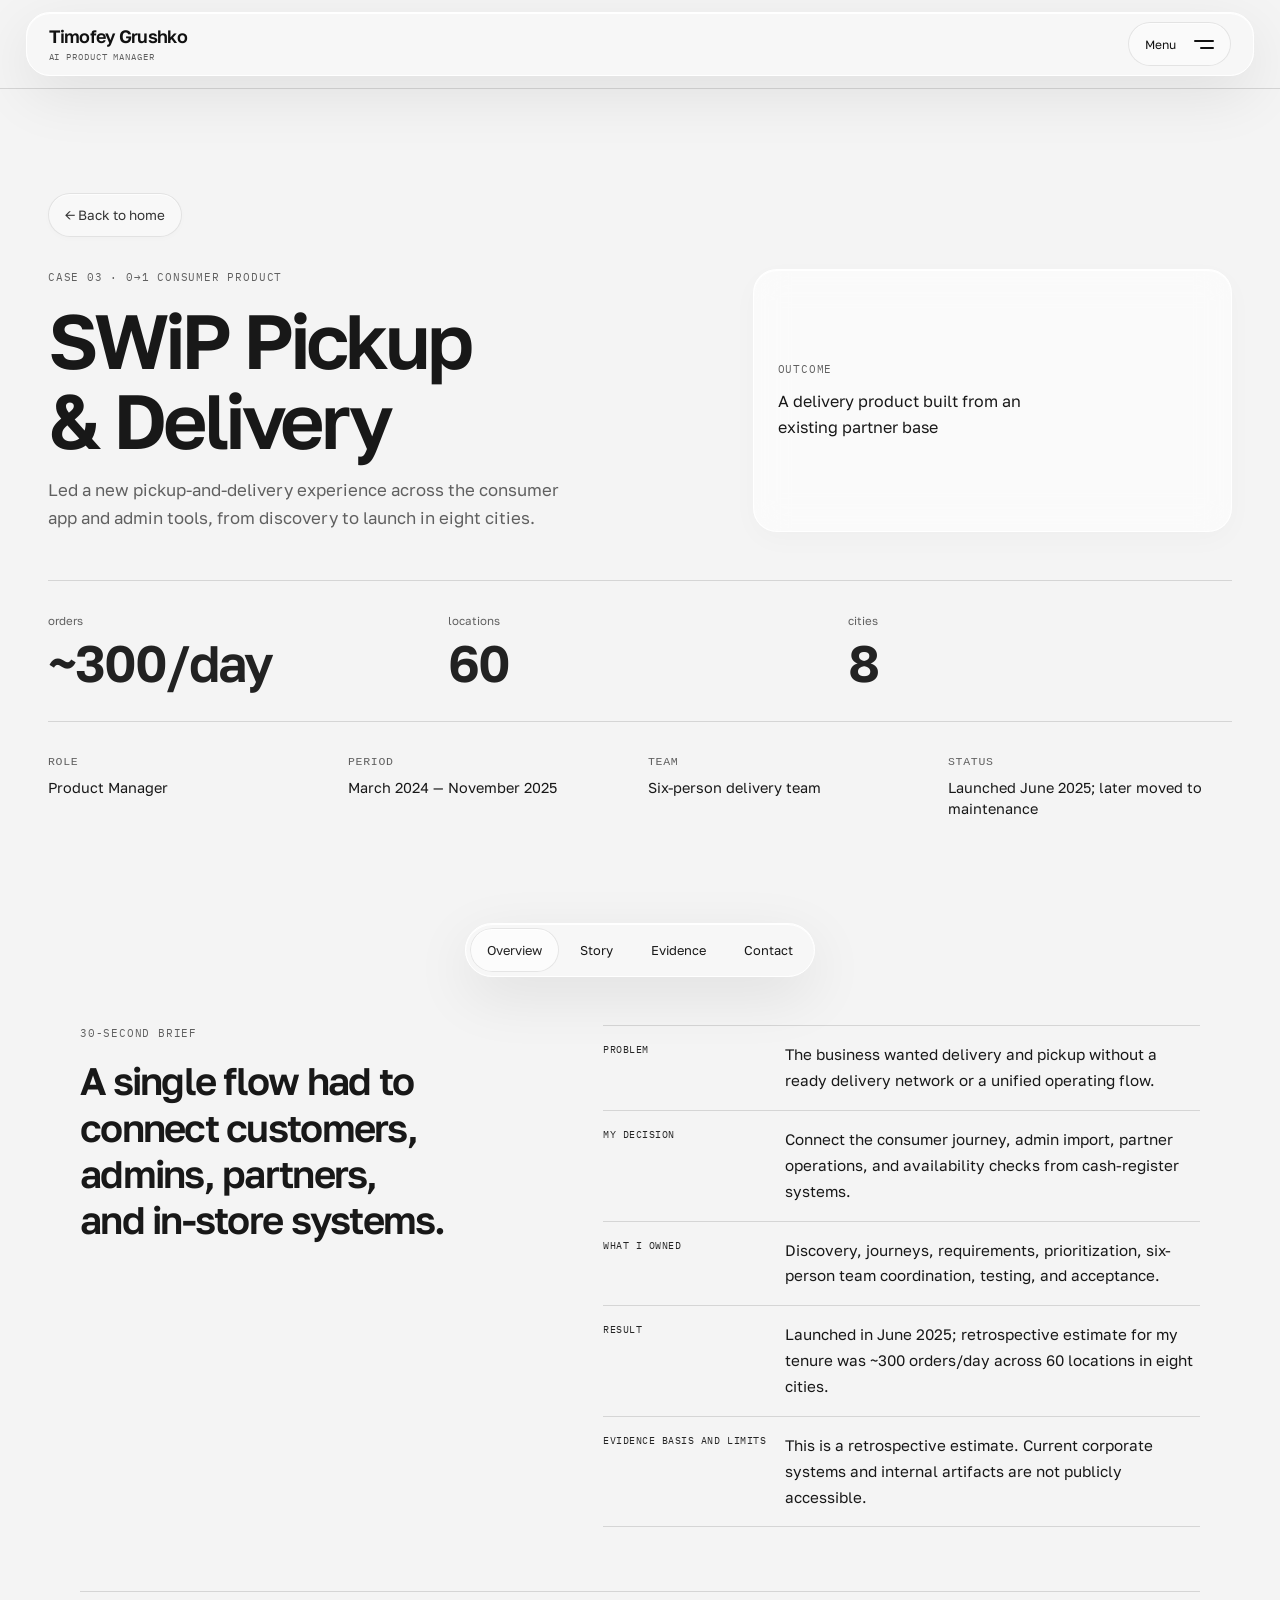
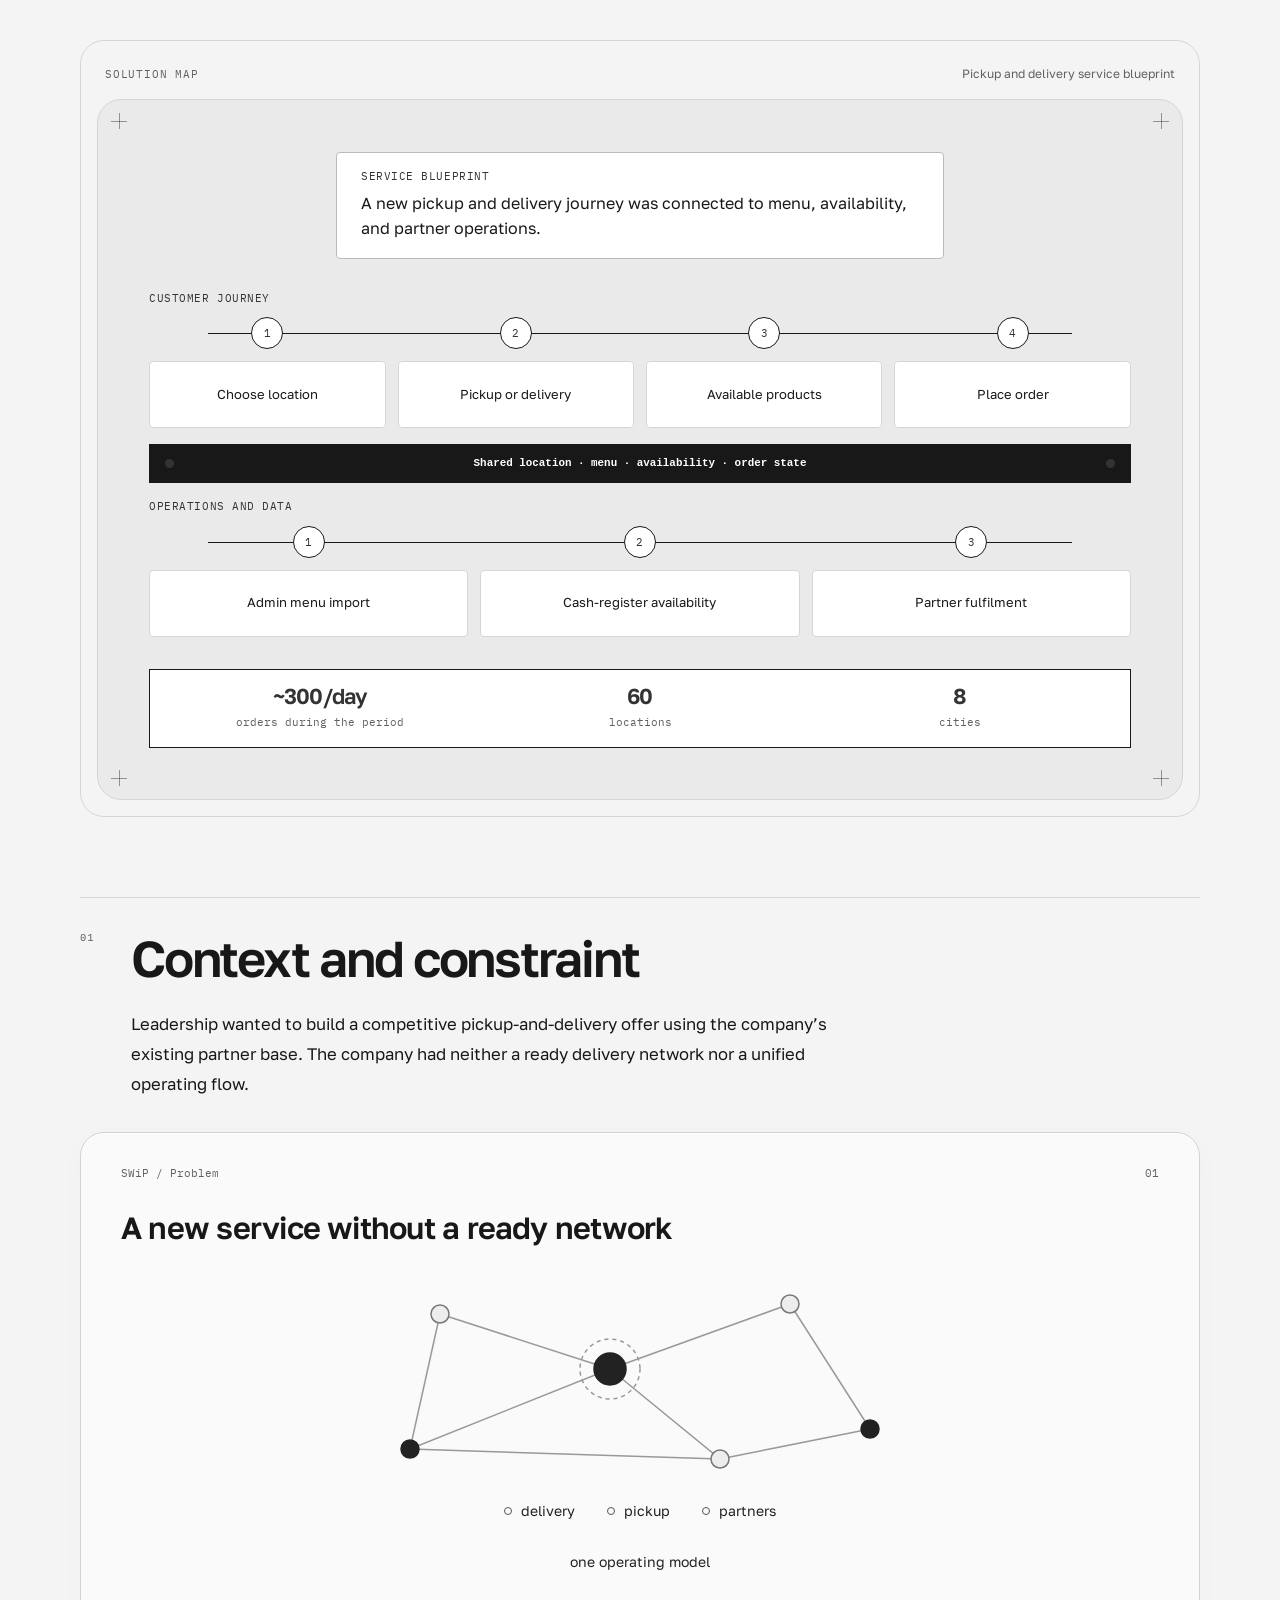
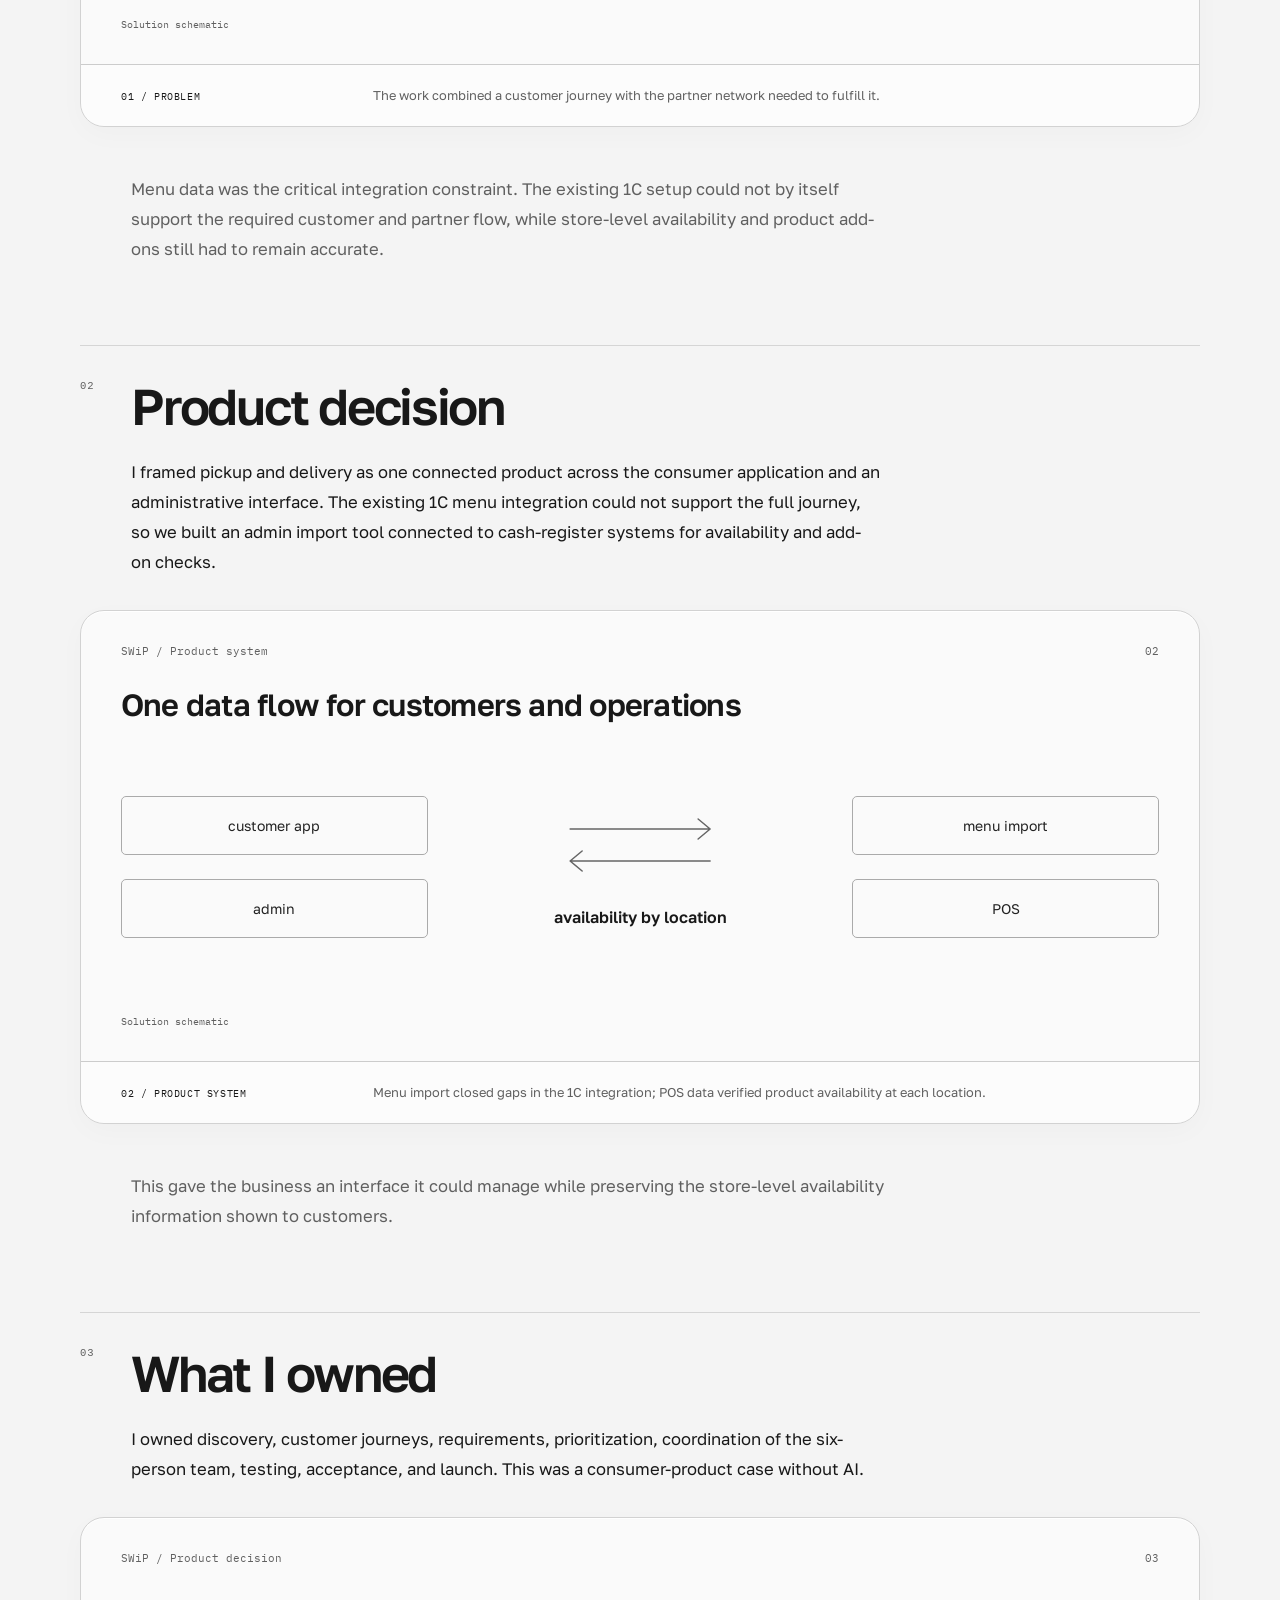
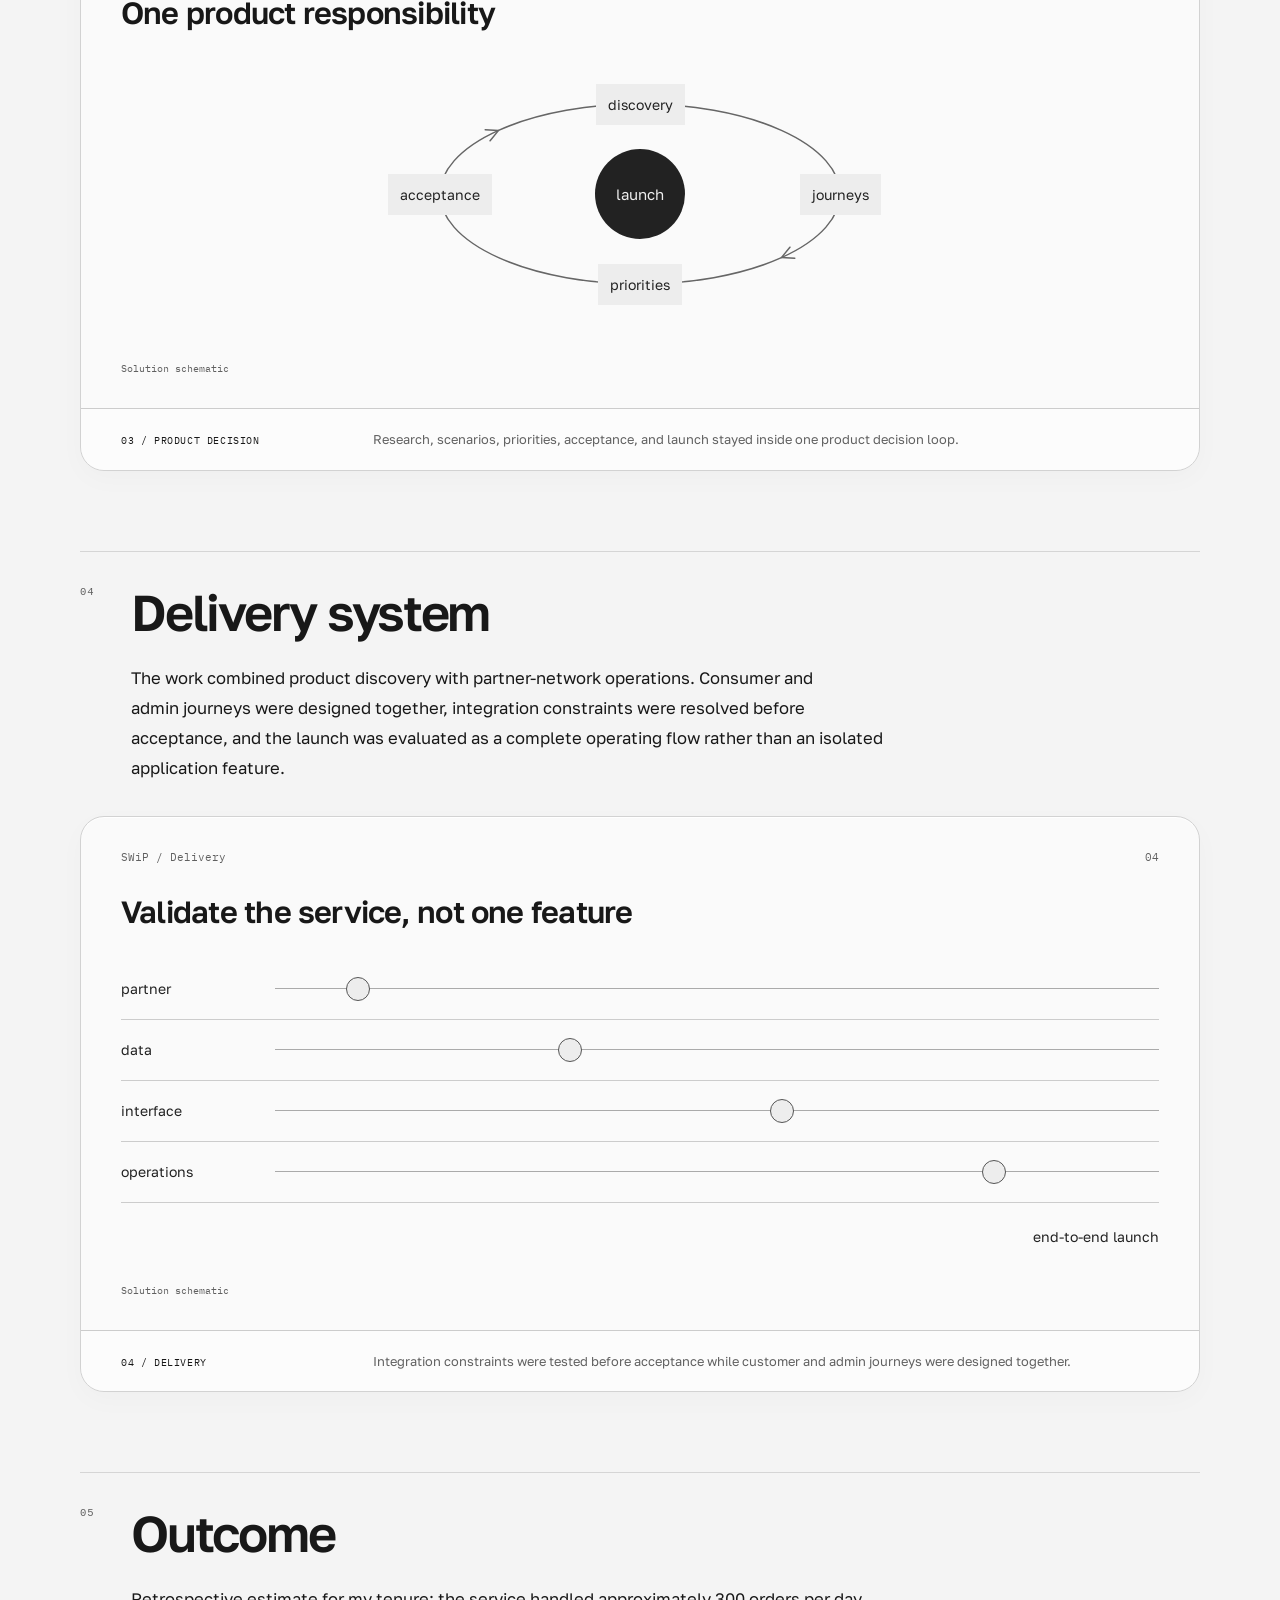
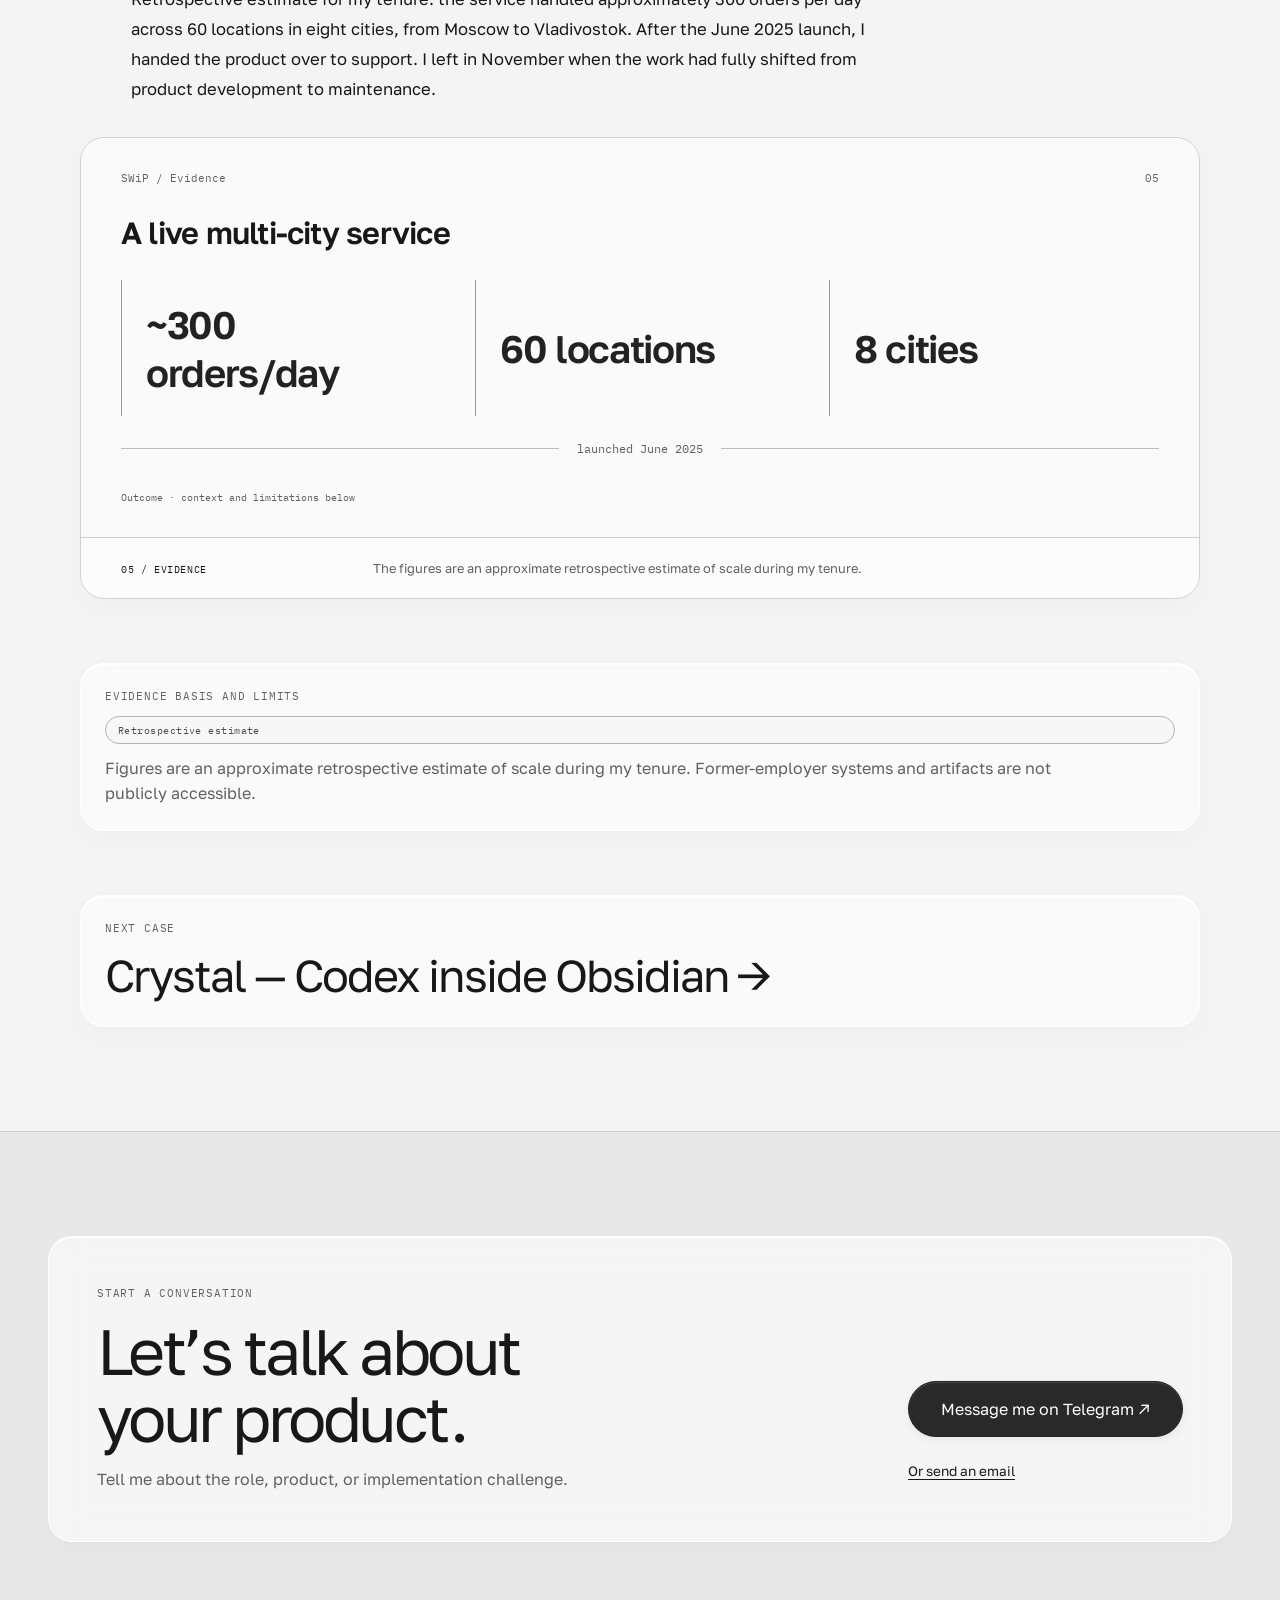
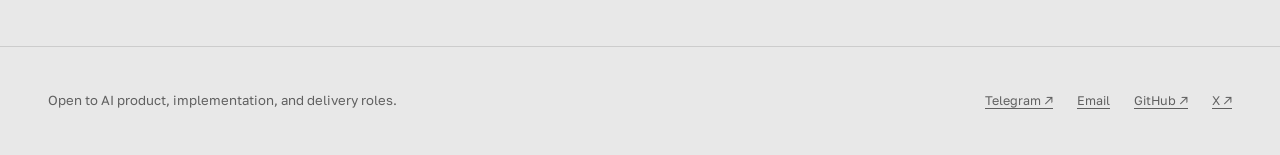
<file: cases/swip-pickup-delivery/index.html>
<!DOCTYPE html><html lang="en"><head><meta charset="UTF-8"><meta name="viewport" content="width=device-width, initial-scale=1, viewport-fit=cover"><meta name="theme-color" content="#f4f4f4"><link rel="preload" href="/fonts/golos-400.ttf" as="font" type="font/ttf" crossorigin><meta name="description" content="A 0→1 consumer delivery case spanning discovery, admin tooling, partner operations, launch, and multi-city scale."><link rel="icon" href="/favicon.svg" type="image/svg+xml"><link rel="canonical" href="https://gvukamolle.github.io/cases/swip-pickup-delivery/"><link rel="alternate" hreflang="en" href="https://gvukamolle.github.io/cases/swip-pickup-delivery/"><link rel="alternate" hreflang="ru" href="https://gvukamolle.github.io/ru/cases/swip-pickup-delivery/"><link rel="alternate" hreflang="x-default" href="https://gvukamolle.github.io/"><meta property="og:type" content="website"><meta property="og:locale" content="en_US"><meta property="og:title" content="SWiP Pickup &amp; Delivery — Timofey Grushko"><meta property="og:description" content="A 0→1 consumer delivery case spanning discovery, admin tooling, partner operations, launch, and multi-city scale."><meta property="og:url" content="https://gvukamolle.github.io/cases/swip-pickup-delivery/"><meta property="og:image" content="https://gvukamolle.github.io/og-default.png"><meta property="og:image:width" content="1200"><meta property="og:image:height" content="630"><meta property="og:image:alt" content="Timofey Grushko — AI Product Manager leading delivery with AI agents"><meta name="twitter:card" content="summary_large_image"><meta name="twitter:title" content="SWiP Pickup &amp; Delivery — Timofey Grushko"><meta name="twitter:description" content="A 0→1 consumer delivery case spanning discovery, admin tooling, partner operations, launch, and multi-city scale."><meta name="twitter:image" content="https://gvukamolle.github.io/og-default.png"><meta name="twitter:image:alt" content="Timofey Grushko — AI Product Manager leading delivery with AI agents"><title>SWiP Pickup &amp; Delivery — Timofey Grushko</title><script type="application/ld+json">{"@context":"https://schema.org","@type":"Person","name":"Timofey Grushko","jobTitle":"AI Product Manager","homeLocation":{"@type":"Place","name":"Moscow"},"email":"mailto:tim.grushko7@gmail.com","sameAs":["https://t.me/gvukamolle","https://github.com/gvukamolle","https://x.com/why_gvukamolle"],"knowsLanguage":["ru","en"]}</script><link rel="stylesheet" href="/_astro/i18n.DCbKfrXa.css"><link rel="stylesheet" href="/_astro/case-pairs.BofZKnwQ.css"><link rel="stylesheet" href="/_astro/BaseLayout.C7VRV1YZ.css"></head><body><a class="skip-link" href="#main">Skip to content</a><header class="site-header tdf-header"><a class="tdf-wordmark" href="/"><span>Timofey Grushko<span class="tdf-edition">AI PRODUCT MANAGER</span></span></a><button id="menu-toggle" class="tdf-menu-toggle" type="button" aria-expanded="false" aria-controls="nav-panel" data-open-label="Close" data-closed-label="Menu"><span id="menu-label">Menu</span><span class="tdf-burger" aria-hidden="true"><i></i><i></i></span></button></header><nav id="nav-panel" class="tdf-nav-panel" aria-label="Main navigation" hidden><span class="tdf-menu-eyebrow">Navigate</span><a href="/#cases">Cases<span aria-hidden="true">↗</span></a><a href="/#experience">Experience<span aria-hidden="true">↗</span></a><a href="/#method">Method<span aria-hidden="true">↗</span></a><a href="/#about">About<span aria-hidden="true">↗</span></a><a href="https://t.me/gvukamolle">Telegram<span aria-hidden="true">↗</span></a><div class="tdf-menu-language"><span>Language</span><a class="tdf-language" href="/ru/cases/swip-pickup-delivery/" data-language-switch data-target-locale="ru" data-russian="false" aria-label="Switch language to Russian"><span>EN</span><span>RU</span></a></div></nav><noscript><style>#menu-toggle{display:none}</style><nav class="tdf-fallback" aria-label="Navigation"><a href="/#cases">Cases</a><a href="/#experience">Experience</a><a href="/#method">Method</a><a href="/#about">About</a><a href="https://t.me/gvukamolle">Telegram</a><a href="/ru/cases/swip-pickup-delivery/">Русский</a></nav></noscript><script type="module" src="/_astro/SiteHeader.astro_astro_type_script_index_0_lang.BImIj5Sn.js"></script><main id="main"><script type="application/ld+json">{"@context":"https://schema.org","@type":"CreativeWork","name":"SWiP Pickup & Delivery","abstract":"Led a new pickup-and-delivery experience across the consumer app and admin tools, from discovery to launch in eight cities.","creator":{"@type":"Person","name":"Timofey Grushko"},"inLanguage":"en","url":"https://gvukamolle.github.io/cases/swip-pickup-delivery/","isPartOf":{"@type":"WebSite","name":"Timofey Grushko Portfolio","url":"https://gvukamolle.github.io/"}}</script><article class="case-page case-page--swip-pickup-delivery" data-astro-cid-nbtsjepb><header class="case-hero section" data-astro-cid-nbtsjepb><div class="container case-hero__grid" data-astro-cid-nbtsjepb><a class="case-home-link" href="/" data-astro-cid-nbtsjepb>← Back to home</a><div class="case-hero__copy" data-astro-cid-nbtsjepb><p class="eyebrow" data-astro-cid-nbtsjepb>Case 03 · 0→1 consumer product</p><h1 data-astro-cid-nbtsjepb>SWiP Pickup &amp; Delivery</h1><p class="case-summary" data-astro-cid-nbtsjepb>Led a new pickup-and-delivery experience across the consumer app and admin tools, from discovery to launch in eight cities.</p></div><div class="case-outcome" data-astro-cid-nbtsjepb><p class="eyebrow" data-astro-cid-nbtsjepb>Outcome</p><p data-astro-cid-nbtsjepb>A delivery product built from an existing partner base</p></div><dl class="case-metrics" aria-label="Key case metrics" data-astro-cid-nbtsjepb><div data-astro-cid-nbtsjepb><dt data-astro-cid-nbtsjepb>orders</dt><dd data-astro-cid-nbtsjepb>~300/day</dd></div><div data-astro-cid-nbtsjepb><dt data-astro-cid-nbtsjepb>locations</dt><dd data-astro-cid-nbtsjepb>60</dd></div><div data-astro-cid-nbtsjepb><dt data-astro-cid-nbtsjepb>cities</dt><dd data-astro-cid-nbtsjepb>8</dd></div></dl><dl class="case-meta" data-case-meta data-astro-cid-nbtsjepb><div data-astro-cid-nbtsjepb><dt data-astro-cid-nbtsjepb>Role</dt><dd data-astro-cid-nbtsjepb>Product Manager</dd></div><div data-astro-cid-nbtsjepb><dt data-astro-cid-nbtsjepb>Period</dt><dd data-astro-cid-nbtsjepb>March 2024 — November 2025</dd></div><div data-astro-cid-nbtsjepb><dt data-astro-cid-nbtsjepb>Team</dt><dd data-astro-cid-nbtsjepb>Six-person delivery team</dd></div><div data-astro-cid-nbtsjepb><dt data-astro-cid-nbtsjepb>Status</dt><dd data-astro-cid-nbtsjepb>Launched June 2025; later moved to maintenance</dd></div></dl></div></header><nav class="case-jump-nav" data-case-jump-nav aria-label="Case sections" data-astro-cid-nbtsjepb><div class="container" data-astro-cid-nbtsjepb><a href="#overview" aria-current="location" data-astro-cid-nbtsjepb>Overview</a><a href="#story" data-astro-cid-nbtsjepb>Story</a><a href="#evidence" data-astro-cid-nbtsjepb>Evidence</a><a href="#contact" data-astro-cid-nbtsjepb>Contact</a></div></nav><script>
      const initializeCaseNavigation = () => {
        const jumpNav = document.querySelector('[data-case-jump-nav]');
        if (!jumpNav) return;
        const links = [...jumpNav.querySelectorAll('a[href^="#"]')];
        const sections = links.map((link) => document.querySelector(link.getAttribute('href'))).filter(Boolean);
        if (!sections.length) return;
        let frame = 0;
        const updateCurrentSection = () => {
          frame = 0;
          const threshold = jumpNav.getBoundingClientRect().bottom + 16;
          let current = sections[0];
          for (const section of sections) {
            if (section.getBoundingClientRect().top <= threshold) current = section;
          }
          const atDocumentEnd = Math.ceil(scrollY + innerHeight) >= document.documentElement.scrollHeight - 2;
          if (atDocumentEnd) current = sections[sections.length - 1];
          links.forEach((link) => {
            if (link.getAttribute('href') === `#${current.id}`) link.setAttribute('aria-current', 'location');
            else link.removeAttribute('aria-current');
          });
        };
        const requestUpdate = () => {
          if (!frame) frame = requestAnimationFrame(updateCurrentSection);
        };
        addEventListener('scroll', requestUpdate, { passive: true });
        addEventListener('resize', requestUpdate);
        addEventListener('hashchange', requestUpdate);
        updateCurrentSection();
        // Native fragment positioning can precede fonts and story-figure placement.
        const initialEvidence = location.hash === '#evidence';
        let userMoved = false;
        for (const name of ['wheel', 'touchstart', 'pointerdown', 'keydown']) {
          addEventListener(name, () => { userMoved = true; }, { once: true, passive: true });
        }
        document.fonts.ready.then(() => requestAnimationFrame(() => {
          if (initialEvidence && !userMoved && location.hash === '#evidence') {
            document.getElementById('evidence')?.scrollIntoView({ block: 'start', behavior: 'instant' });
            requestUpdate();
          }
        }));
      };
      if (document.readyState === 'loading') document.addEventListener('DOMContentLoaded', initializeCaseNavigation, { once: true });
      else initializeCaseNavigation();
    </script><div id="overview" class="container case-reading anchor-section" data-astro-cid-nbtsjepb><section class="case-snapshot" aria-labelledby="snapshot-heading" data-astro-cid-wzcup7eo><div class="case-snapshot__heading" data-astro-cid-wzcup7eo><p class="eyebrow" data-astro-cid-wzcup7eo>30-second brief</p><h2 id="snapshot-heading" data-astro-cid-wzcup7eo>A single flow had to connect customers, admins, partners, and in-store systems.</h2></div><dl data-astro-cid-wzcup7eo><div data-astro-cid-wzcup7eo><dt data-astro-cid-wzcup7eo>Problem</dt><dd data-astro-cid-wzcup7eo>The business wanted delivery and pickup without a ready delivery network or a unified operating flow.</dd></div><div data-astro-cid-wzcup7eo><dt data-astro-cid-wzcup7eo>My decision</dt><dd data-astro-cid-wzcup7eo>Connect the consumer journey, admin import, partner operations, and availability checks from cash-register systems.</dd></div><div data-astro-cid-wzcup7eo><dt data-astro-cid-wzcup7eo>What I owned</dt><dd data-astro-cid-wzcup7eo>Discovery, journeys, requirements, prioritization, six-person team coordination, testing, and acceptance.</dd></div><div data-astro-cid-wzcup7eo><dt data-astro-cid-wzcup7eo>Result</dt><dd data-astro-cid-wzcup7eo>Launched in June 2025; retrospective estimate for my tenure was ~300 orders/day across 60 locations in eight cities.</dd></div><div data-astro-cid-wzcup7eo><dt data-astro-cid-wzcup7eo>Evidence basis and limits</dt><dd data-astro-cid-wzcup7eo>This is a retrospective estimate. Current corporate systems and internal artifacts are not publicly accessible.</dd></div></dl></section><figure class="case-artifact case-artifact--swip-pickup-delivery" data-astro-cid-r4fpj7zg><figcaption data-astro-cid-r4fpj7zg><span class="eyebrow" data-astro-cid-r4fpj7zg>Solution map</span><strong data-astro-cid-r4fpj7zg>Pickup and delivery service blueprint</strong></figcaption><div class="artifact-canvas artifact-canvas--swip-pickup-delivery" data-astro-cid-r4fpj7zg><i class="artifact-register artifact-register--tl" aria-hidden="true" data-astro-cid-r4fpj7zg></i><i class="artifact-register artifact-register--tr" aria-hidden="true" data-astro-cid-r4fpj7zg></i><i class="artifact-register artifact-register--bl" aria-hidden="true" data-astro-cid-r4fpj7zg></i><i class="artifact-register artifact-register--br" aria-hidden="true" data-astro-cid-r4fpj7zg></i><i class="artifact-dots artifact-dots--tr" aria-hidden="true" data-astro-cid-r4fpj7zg></i><i class="artifact-dots artifact-dots--bl" aria-hidden="true" data-astro-cid-r4fpj7zg></i><section class="diagram-shell swip-diagram" data-astro-cid-r4fpj7zg><header class="artifact-question" data-astro-cid-r4fpj7zg><span data-astro-cid-r4fpj7zg>Service blueprint</span><strong data-astro-cid-r4fpj7zg>A new pickup and delivery journey was connected to menu, availability, and partner operations.</strong></header><div class="service-blueprint" data-astro-cid-r4fpj7zg><section class="service-lane" data-astro-cid-r4fpj7zg><span data-astro-cid-r4fpj7zg>Customer journey</span><ol class="service-track service-track--customer" data-astro-cid-r4fpj7zg><li data-astro-cid-r4fpj7zg><i data-astro-cid-r4fpj7zg>1</i><strong data-astro-cid-r4fpj7zg>Choose location</strong></li><li data-astro-cid-r4fpj7zg><i data-astro-cid-r4fpj7zg>2</i><strong data-astro-cid-r4fpj7zg>Pickup or delivery</strong></li><li data-astro-cid-r4fpj7zg><i data-astro-cid-r4fpj7zg>3</i><strong data-astro-cid-r4fpj7zg>Available products</strong></li><li data-astro-cid-r4fpj7zg><i data-astro-cid-r4fpj7zg>4</i><strong data-astro-cid-r4fpj7zg>Place order</strong></li></ol></section><div class="shared-state" data-astro-cid-r4fpj7zg><i data-astro-cid-r4fpj7zg></i><strong data-astro-cid-r4fpj7zg>Shared location · menu · availability · order state</strong><i data-astro-cid-r4fpj7zg></i></div><section class="service-lane" data-astro-cid-r4fpj7zg><span data-astro-cid-r4fpj7zg>Operations and data</span><ol class="service-track service-track--operations" data-astro-cid-r4fpj7zg><li data-astro-cid-r4fpj7zg><i data-astro-cid-r4fpj7zg>1</i><strong data-astro-cid-r4fpj7zg>Admin menu import</strong></li><li data-astro-cid-r4fpj7zg><i data-astro-cid-r4fpj7zg>2</i><strong data-astro-cid-r4fpj7zg>Cash-register availability</strong></li><li data-astro-cid-r4fpj7zg><i data-astro-cid-r4fpj7zg>3</i><strong data-astro-cid-r4fpj7zg>Partner fulfilment</strong></li></ol></section></div><dl class="result-metrics" data-astro-cid-r4fpj7zg><div data-astro-cid-r4fpj7zg><dt data-astro-cid-r4fpj7zg>orders during the period</dt><dd data-astro-cid-r4fpj7zg>~300/day</dd></div><div data-astro-cid-r4fpj7zg><dt data-astro-cid-r4fpj7zg>locations</dt><dd data-astro-cid-r4fpj7zg>60</dd></div><div data-astro-cid-r4fpj7zg><dt data-astro-cid-r4fpj7zg>cities</dt><dd data-astro-cid-r4fpj7zg>8</dd></div></dl></section></div></figure><div id="story" class="case-prose anchor-section" data-case-story data-astro-cid-nbtsjepb><h2 id="context-and-constraint">Context and constraint</h2>
<p>Leadership wanted to build a competitive pickup-and-delivery offer using the company’s existing partner base. The company had neither a ready delivery network nor a unified operating flow.</p>
<p>Menu data was the critical integration constraint. The existing 1C setup could not by itself support the required customer and partner flow, while store-level availability and product add-ons still had to remain accurate.</p>
<h2 id="product-decision">Product decision</h2>
<p>I framed pickup and delivery as one connected product across the consumer application and an administrative interface. The existing 1C menu integration could not support the full journey, so we built an admin import tool connected to cash-register systems for availability and add-on checks.</p>
<p>This gave the business an interface it could manage while preserving the store-level availability information shown to customers.</p>
<h2 id="what-i-owned">What I owned</h2>
<p>I owned discovery, customer journeys, requirements, prioritization, coordination of the six-person team, testing, acceptance, and launch. This was a consumer-product case without AI.</p>
<h2 id="delivery-system">Delivery system</h2>
<p>The work combined product discovery with partner-network operations. Consumer and admin journeys were designed together, integration constraints were resolved before acceptance, and the launch was evaluated as a complete operating flow rather than an isolated application feature.</p>
<h2 id="evidence" class="anchor-section">Outcome</h2>
<p>Retrospective estimate for my tenure: the service handled approximately 300 orders per day across 60 locations in eight cities, from Moscow to Vladivostok. After the June 2025 launch, I handed the product over to support. I left in November when the work had fully shifted from product development to maintenance.</p>
</div><div class="story-visual-pool" data-story-visual-pool data-astro-cid-mmtgxxj7><figure class="story-visual story-visual--signal story-visual--case-swip-pickup-delivery" data-story-visual data-story-index="0" data-astro-cid-mmtgxxj7><div class="case-diagram case-diagram--signal composition--network" data-case-diagram data-composition="network" aria-hidden="true" data-astro-cid-bmcncoin><div class="diagram-meta" data-astro-cid-bmcncoin><span data-astro-cid-bmcncoin>SWiP / Problem</span><span data-astro-cid-bmcncoin>01</span></div><div class="diagram-heading" data-astro-cid-bmcncoin><strong data-astro-cid-bmcncoin>A new service without a ready network</strong></div><div class="network-stage" data-astro-cid-bmcncoin><svg class="network-map" viewBox="0 0 600 210" data-astro-cid-bmcncoin><path d="M100 40 270 95 450 30M100 40 70 175 270 95 380 185 530 155 450 30 270 95M70 175 380 185" data-astro-cid-bmcncoin></path><g data-astro-cid-bmcncoin><circle cx="100" cy="40" r="9" class="network-open" data-astro-cid-bmcncoin></circle></g><g data-astro-cid-bmcncoin><circle cx="270" cy="95" r="16" class="network-filled" data-astro-cid-bmcncoin></circle><circle cx="270" cy="95" r="30" class="network-halo" data-astro-cid-bmcncoin></circle></g><g data-astro-cid-bmcncoin><circle cx="450" cy="30" r="9" class="network-open" data-astro-cid-bmcncoin></circle></g><g data-astro-cid-bmcncoin><circle cx="70" cy="175" r="9" class="network-filled" data-astro-cid-bmcncoin></circle></g><g data-astro-cid-bmcncoin><circle cx="380" cy="185" r="9" class="network-open" data-astro-cid-bmcncoin></circle></g><g data-astro-cid-bmcncoin><circle cx="530" cy="155" r="9" class="network-filled" data-astro-cid-bmcncoin></circle></g></svg><div class="network-key" data-astro-cid-bmcncoin><span data-astro-cid-bmcncoin><i data-astro-cid-bmcncoin></i>delivery</span><span data-astro-cid-bmcncoin><i data-astro-cid-bmcncoin></i>pickup</span><span data-astro-cid-bmcncoin><i data-astro-cid-bmcncoin></i>partners</span></div><div class="outcome-line" data-astro-cid-bmcncoin>one operating model</div></div><span class="diagram-note" data-astro-cid-bmcncoin>Solution schematic</span></div><figcaption data-astro-cid-mmtgxxj7><strong data-astro-cid-mmtgxxj7>01 / Problem</strong><span data-astro-cid-mmtgxxj7>The work combined a customer journey with the partner network needed to fulfill it.</span></figcaption></figure><figure class="story-visual story-visual--system story-visual--case-swip-pickup-delivery" data-story-visual data-story-index="1" data-astro-cid-mmtgxxj7><div class="case-diagram case-diagram--system composition--exchange" data-case-diagram data-composition="exchange" aria-hidden="true" data-astro-cid-bmcncoin><div class="diagram-meta" data-astro-cid-bmcncoin><span data-astro-cid-bmcncoin>SWiP / Product system</span><span data-astro-cid-bmcncoin>02</span></div><div class="diagram-heading" data-astro-cid-bmcncoin><strong data-astro-cid-bmcncoin>One data flow for customers and operations</strong></div><div class="exchange-stage" data-astro-cid-bmcncoin><div class="exchange-side" data-astro-cid-bmcncoin><span data-astro-cid-bmcncoin>customer app</span><span data-astro-cid-bmcncoin>admin</span></div><div class="exchange-core" data-astro-cid-bmcncoin><svg viewBox="0 0 160 80" data-astro-cid-bmcncoin><path d="M10 24h140m-12-10 12 10-12 10M150 56H10m12-10L10 56l12 10" data-astro-cid-bmcncoin></path></svg><strong data-astro-cid-bmcncoin>availability by location</strong></div><div class="exchange-side" data-astro-cid-bmcncoin><span data-astro-cid-bmcncoin>menu import</span><span data-astro-cid-bmcncoin>POS</span></div></div><span class="diagram-note" data-astro-cid-bmcncoin>Solution schematic</span></div><figcaption data-astro-cid-mmtgxxj7><strong data-astro-cid-mmtgxxj7>02 / Product system</strong><span data-astro-cid-mmtgxxj7>Menu import closed gaps in the 1C integration; POS data verified product availability at each location.</span></figcaption></figure><figure class="story-visual story-visual--decision story-visual--case-swip-pickup-delivery" data-story-visual data-story-index="2" data-astro-cid-mmtgxxj7><div class="case-diagram case-diagram--decision composition--cycle" data-case-diagram data-composition="cycle" aria-hidden="true" data-astro-cid-bmcncoin><div class="diagram-meta" data-astro-cid-bmcncoin><span data-astro-cid-bmcncoin>SWiP / Product decision</span><span data-astro-cid-bmcncoin>03</span></div><div class="diagram-heading" data-astro-cid-bmcncoin><strong data-astro-cid-bmcncoin>One product responsibility</strong></div><div class="cycle-stage" data-astro-cid-bmcncoin><svg class="cycle-ring" viewBox="0 0 600 270" preserveAspectRatio="none" data-astro-cid-bmcncoin><ellipse cx="300" cy="135" rx="200" ry="90" data-astro-cid-bmcncoin></ellipse><path d="M449.9 188.2 441.4 198.6 454.8 199.2M150.1 81.8 158.6 71.4 145.2 70.8" data-astro-cid-bmcncoin></path></svg><span class="cycle-step cycle-step--0" data-astro-cid-bmcncoin>discovery</span><span class="cycle-step cycle-step--1" data-astro-cid-bmcncoin>journeys</span><span class="cycle-step cycle-step--2" data-astro-cid-bmcncoin>priorities</span><span class="cycle-step cycle-step--3" data-astro-cid-bmcncoin>acceptance</span><div class="cycle-center" data-astro-cid-bmcncoin>launch</div></div><span class="diagram-note" data-astro-cid-bmcncoin>Solution schematic</span></div><figcaption data-astro-cid-mmtgxxj7><strong data-astro-cid-mmtgxxj7>03 / Product decision</strong><span data-astro-cid-mmtgxxj7>Research, scenarios, priorities, acceptance, and launch stayed inside one product decision loop.</span></figcaption></figure><figure class="story-visual story-visual--process story-visual--case-swip-pickup-delivery" data-story-visual data-story-index="3" data-astro-cid-mmtgxxj7><div class="case-diagram case-diagram--process composition--lanes" data-case-diagram data-composition="lanes" aria-hidden="true" data-astro-cid-bmcncoin><div class="diagram-meta" data-astro-cid-bmcncoin><span data-astro-cid-bmcncoin>SWiP / Delivery</span><span data-astro-cid-bmcncoin>04</span></div><div class="diagram-heading" data-astro-cid-bmcncoin><strong data-astro-cid-bmcncoin>Validate the service, not one feature</strong></div><div class="lanes-stage" data-astro-cid-bmcncoin><div class="swim-lane" style="--offset:0" data-astro-cid-bmcncoin><span data-astro-cid-bmcncoin>partner</span><div class="lane-track" data-astro-cid-bmcncoin><span class="lane-marker" data-astro-cid-bmcncoin></span></div></div><div class="swim-lane" style="--offset:1" data-astro-cid-bmcncoin><span data-astro-cid-bmcncoin>data</span><div class="lane-track" data-astro-cid-bmcncoin><span class="lane-marker" data-astro-cid-bmcncoin></span></div></div><div class="swim-lane" style="--offset:2" data-astro-cid-bmcncoin><span data-astro-cid-bmcncoin>interface</span><div class="lane-track" data-astro-cid-bmcncoin><span class="lane-marker" data-astro-cid-bmcncoin></span></div></div><div class="swim-lane" style="--offset:3" data-astro-cid-bmcncoin><span data-astro-cid-bmcncoin>operations</span><div class="lane-track" data-astro-cid-bmcncoin><span class="lane-marker" data-astro-cid-bmcncoin></span></div></div><div class="outcome-line" data-astro-cid-bmcncoin>end-to-end launch</div></div><span class="diagram-note" data-astro-cid-bmcncoin>Solution schematic</span></div><figcaption data-astro-cid-mmtgxxj7><strong data-astro-cid-mmtgxxj7>04 / Delivery</strong><span data-astro-cid-mmtgxxj7>Integration constraints were tested before acceptance while customer and admin journeys were designed together.</span></figcaption></figure><figure class="story-visual story-visual--evidence story-visual--case-swip-pickup-delivery" data-story-visual data-story-index="4" data-astro-cid-mmtgxxj7><div class="case-diagram case-diagram--evidence composition--metrics" data-case-diagram data-composition="metrics" aria-hidden="true" data-astro-cid-bmcncoin><div class="diagram-meta" data-astro-cid-bmcncoin><span data-astro-cid-bmcncoin>SWiP / Evidence</span><span data-astro-cid-bmcncoin>05</span></div><div class="diagram-heading" data-astro-cid-bmcncoin><strong data-astro-cid-bmcncoin>A live multi-city service</strong></div><div class="metrics-stage" data-astro-cid-bmcncoin><div class="metric-readouts" data-astro-cid-bmcncoin><span data-astro-cid-bmcncoin>~300 orders/day</span><span data-astro-cid-bmcncoin>60 locations</span><span data-astro-cid-bmcncoin>8 cities</span></div><div class="metric-period" data-astro-cid-bmcncoin><span data-astro-cid-bmcncoin></span>launched June 2025<span data-astro-cid-bmcncoin></span></div></div><span class="diagram-note" data-astro-cid-bmcncoin>Outcome · context and limitations below</span></div><figcaption data-astro-cid-mmtgxxj7><strong data-astro-cid-mmtgxxj7>05 / Evidence</strong><span data-astro-cid-mmtgxxj7>The figures are an approximate retrospective estimate of scale during my tenure.</span></figcaption></figure></div><script type="module">var e=()=>{document.querySelectorAll(`[data-case-story]`).forEach(e=>{if(!(e instanceof HTMLElement)||e.dataset.visualsReady===`true`)return;let t=e.parentElement?.querySelector(`[data-story-visual-pool]`);if(!(t instanceof HTMLElement))return;let n=[...e.querySelectorAll(`:scope > h2`)];[...t.querySelectorAll(`[data-story-visual]`)].forEach((e,t)=>{let r=n[t];!(e instanceof HTMLElement)||!(r instanceof HTMLElement)||(r.nextElementSibling??r).after(e)}),t.remove(),e.dataset.visualsReady=`true`})};document.readyState===`loading`?document.addEventListener(`DOMContentLoaded`,e,{once:!0}):e();</script><aside id="evidence-limits" class="case-evidence anchor-section" data-evidence-boundary aria-labelledby="evidence-boundary-heading" data-astro-cid-nbtsjepb><p class="eyebrow" id="evidence-boundary-heading" data-astro-cid-nbtsjepb>Evidence basis and limits</p><span class="evidence-badge evidence-badge--self-reported" data-astro-cid-rlb4oqut>Retrospective estimate</span><p data-astro-cid-nbtsjepb>Figures are an approximate retrospective estimate of scale during my tenure. Former-employer systems and artifacts are not publicly accessible.</p></aside><nav class="case-next" aria-label="Next case" data-astro-cid-nbtsjepb><a href="/cases/crystal/" data-astro-cid-nbtsjepb><span class="eyebrow" data-astro-cid-nbtsjepb>Next case</span><strong data-astro-cid-nbtsjepb>Crystal — Codex inside Obsidian →</strong></a></nav></div></article><section id="contact" class="contact-cta section anchor-section" aria-labelledby="contact-heading" data-astro-cid-tv4n2zuu><div class="container contact-cta__inner" data-astro-cid-tv4n2zuu><div class="contact-cta__copy" data-astro-cid-tv4n2zuu><p class="eyebrow" data-astro-cid-tv4n2zuu>Start a conversation</p><h2 id="contact-heading" data-astro-cid-tv4n2zuu>Let’s talk about your product.</h2><p data-astro-cid-tv4n2zuu>Tell me about the role, product, or implementation challenge.</p></div><div class="contact-cta__actions" data-astro-cid-tv4n2zuu><a class="contact-cta__button" href="https://t.me/gvukamolle" target="_blank" rel="me noreferrer" data-astro-cid-tv4n2zuu>Message me on Telegram ↗</a><a class="contact-cta__email" href="mailto:tim.grushko7@gmail.com" data-astro-cid-tv4n2zuu>Or send an email</a></div></div></section></main><footer class="site-footer" data-astro-cid-nns7i3if><div class="container footer-inner" data-astro-cid-nns7i3if><p data-astro-cid-nns7i3if>Open to AI product, implementation, and delivery roles.</p><nav aria-label="Contact links" data-astro-cid-nns7i3if><a href="https://t.me/gvukamolle" target="_blank" rel="me noreferrer" data-astro-cid-nns7i3if>Telegram ↗</a><a href="mailto:tim.grushko7@gmail.com" data-astro-cid-nns7i3if>Email</a><a href="https://github.com/gvukamolle" target="_blank" rel="me noreferrer" data-astro-cid-nns7i3if>GitHub ↗</a><a href="https://x.com/why_gvukamolle" target="_blank" rel="me noreferrer" data-astro-cid-nns7i3if>X ↗</a></nav></div></footer><script type="module">var e=matchMedia(`(prefers-reduced-motion: reduce)`),t=matchMedia(`(min-width: 821px) and (hover: hover) and (pointer: fine)`),n=new Set,r=(t,r,i)=>{if(e.matches)return;let a=t.animate(r,i);n.add(a);let o=()=>n.delete(a);a.addEventListener(`finish`,o,{once:!0}),a.addEventListener(`cancel`,o,{once:!0})},i=`cubic-bezier(.2,.8,.2,1)`,a=new WeakSet,o=n=>{a.has(n)||(a.add(n),!e.matches&&(t.matches&&r(n,[{transform:`translateY(10px)`},{transform:`translateY(0)`}],{duration:480,easing:i}),t.matches&&n.querySelectorAll(`.preview-diagram .wire, .case-diagram svg > path`).forEach((e,t)=>{let n=e.getTotalLength();!Number.isFinite(n)||n<30||r(e,[{strokeDasharray:`${n}`,strokeDashoffset:n},{strokeDasharray:`${n}`,strokeDashoffset:0}],{duration:620,delay:Math.min(t*35,140),easing:i})})))},s=new IntersectionObserver(e=>{for(let t of e)t.isIntersecting&&(o(t.target),s.unobserve(t.target))},{threshold:.08}),c=()=>{document.querySelectorAll(`.case-card__visual, [data-story-visual]`).forEach(e=>s.observe(e))};document.readyState===`loading`?document.addEventListener(`DOMContentLoaded`,c,{once:!0}):c(),e.addEventListener(`change`,()=>{if(e.matches)for(let e of n)e.cancel()}),window.addEventListener(`pagehide`,()=>{s.disconnect();for(let e of n)e.cancel()}),window.addEventListener(`pageshow`,e=>{e.persisted&&c()});</script><script type="module">function e(){document.querySelector(`.case-page`)||document.querySelectorAll(`main .anchor-section`).forEach(e=>{let t=e.querySelector(`h2`);if(!t)return;let n=t.getBoundingClientRect().top-e.getBoundingClientRect().top;e.style.setProperty(`--anchor-heading-inset`,`${n}px`)})}e(),window.addEventListener(`resize`,e),document.addEventListener(`portfolio:language-changed`,e),document.fonts.ready.then(()=>{if(e(),!document.querySelector(`.case-page`)&&location.hash){let e=document.getElementById(decodeURIComponent(location.hash.slice(1)));e?.matches(`.anchor-section`)&&e.scrollIntoView({behavior:`instant`,block:`start`})}});</script></body></html>
</file>
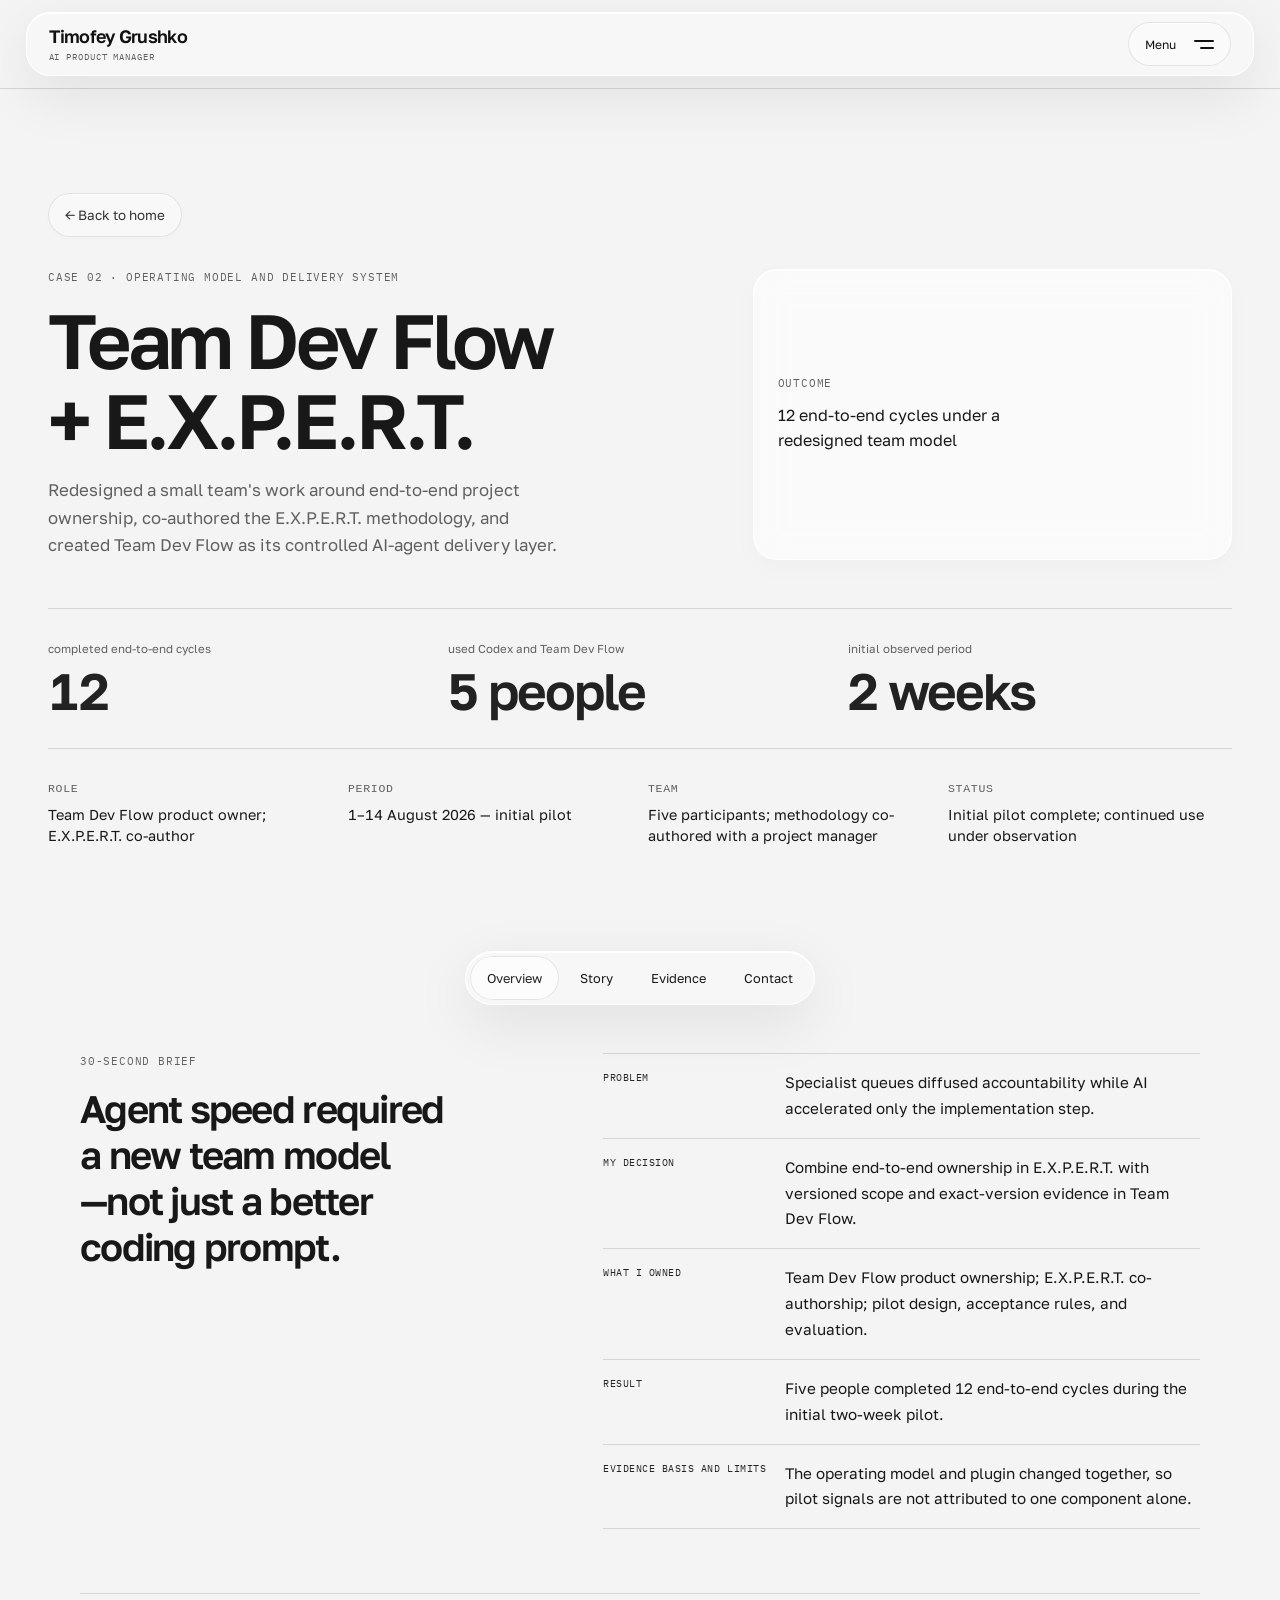
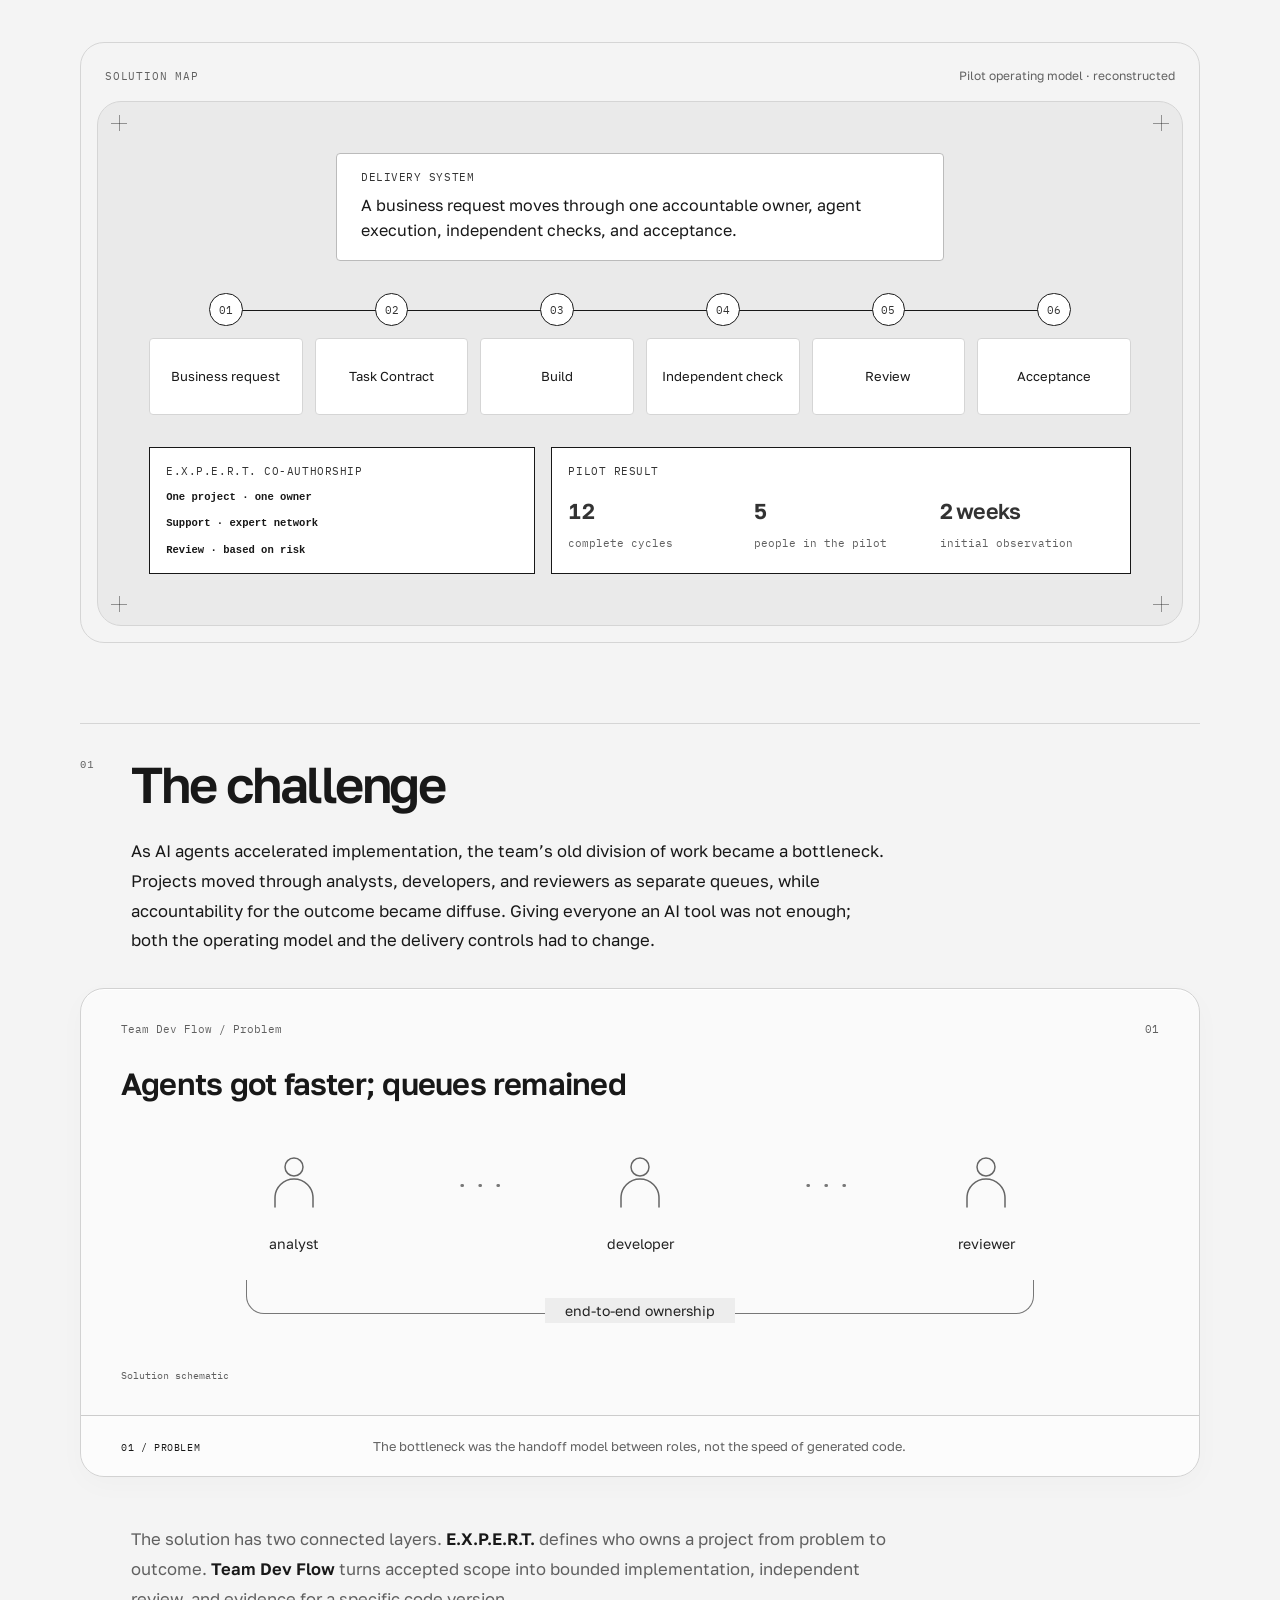
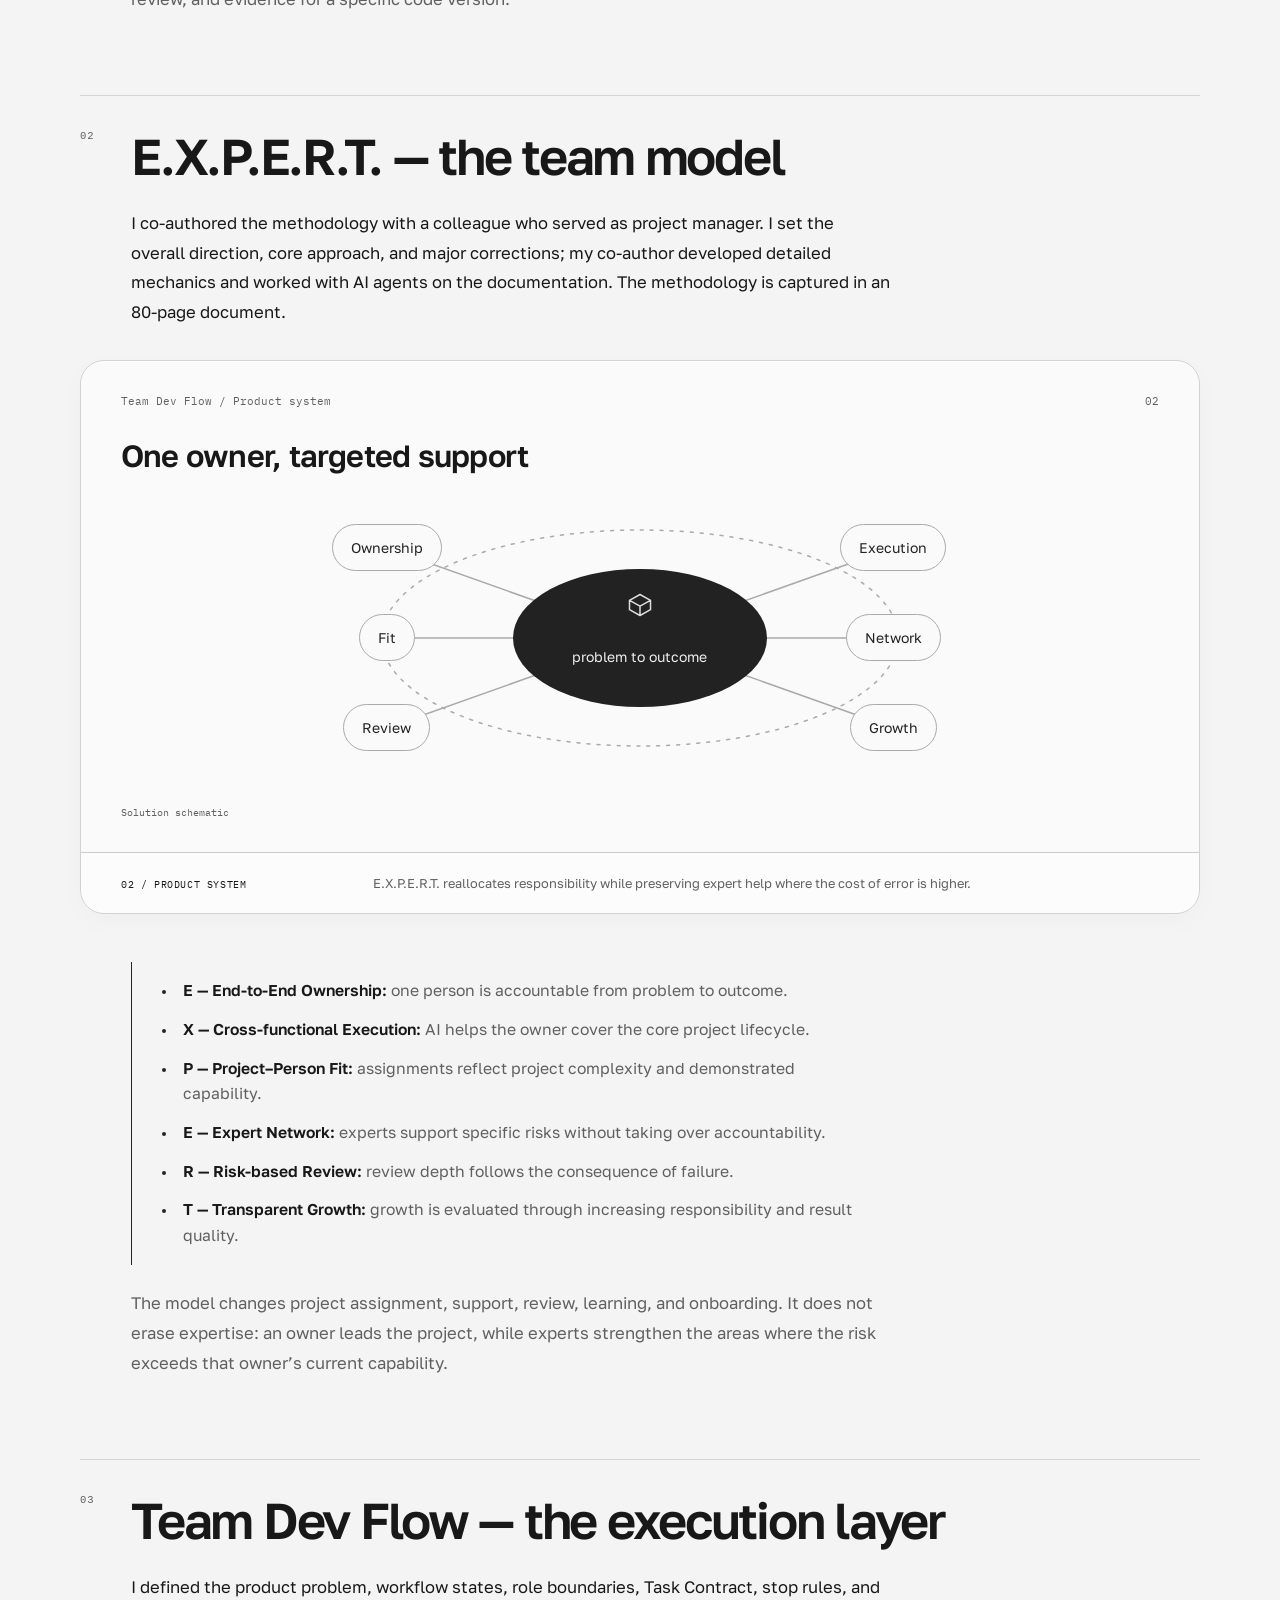
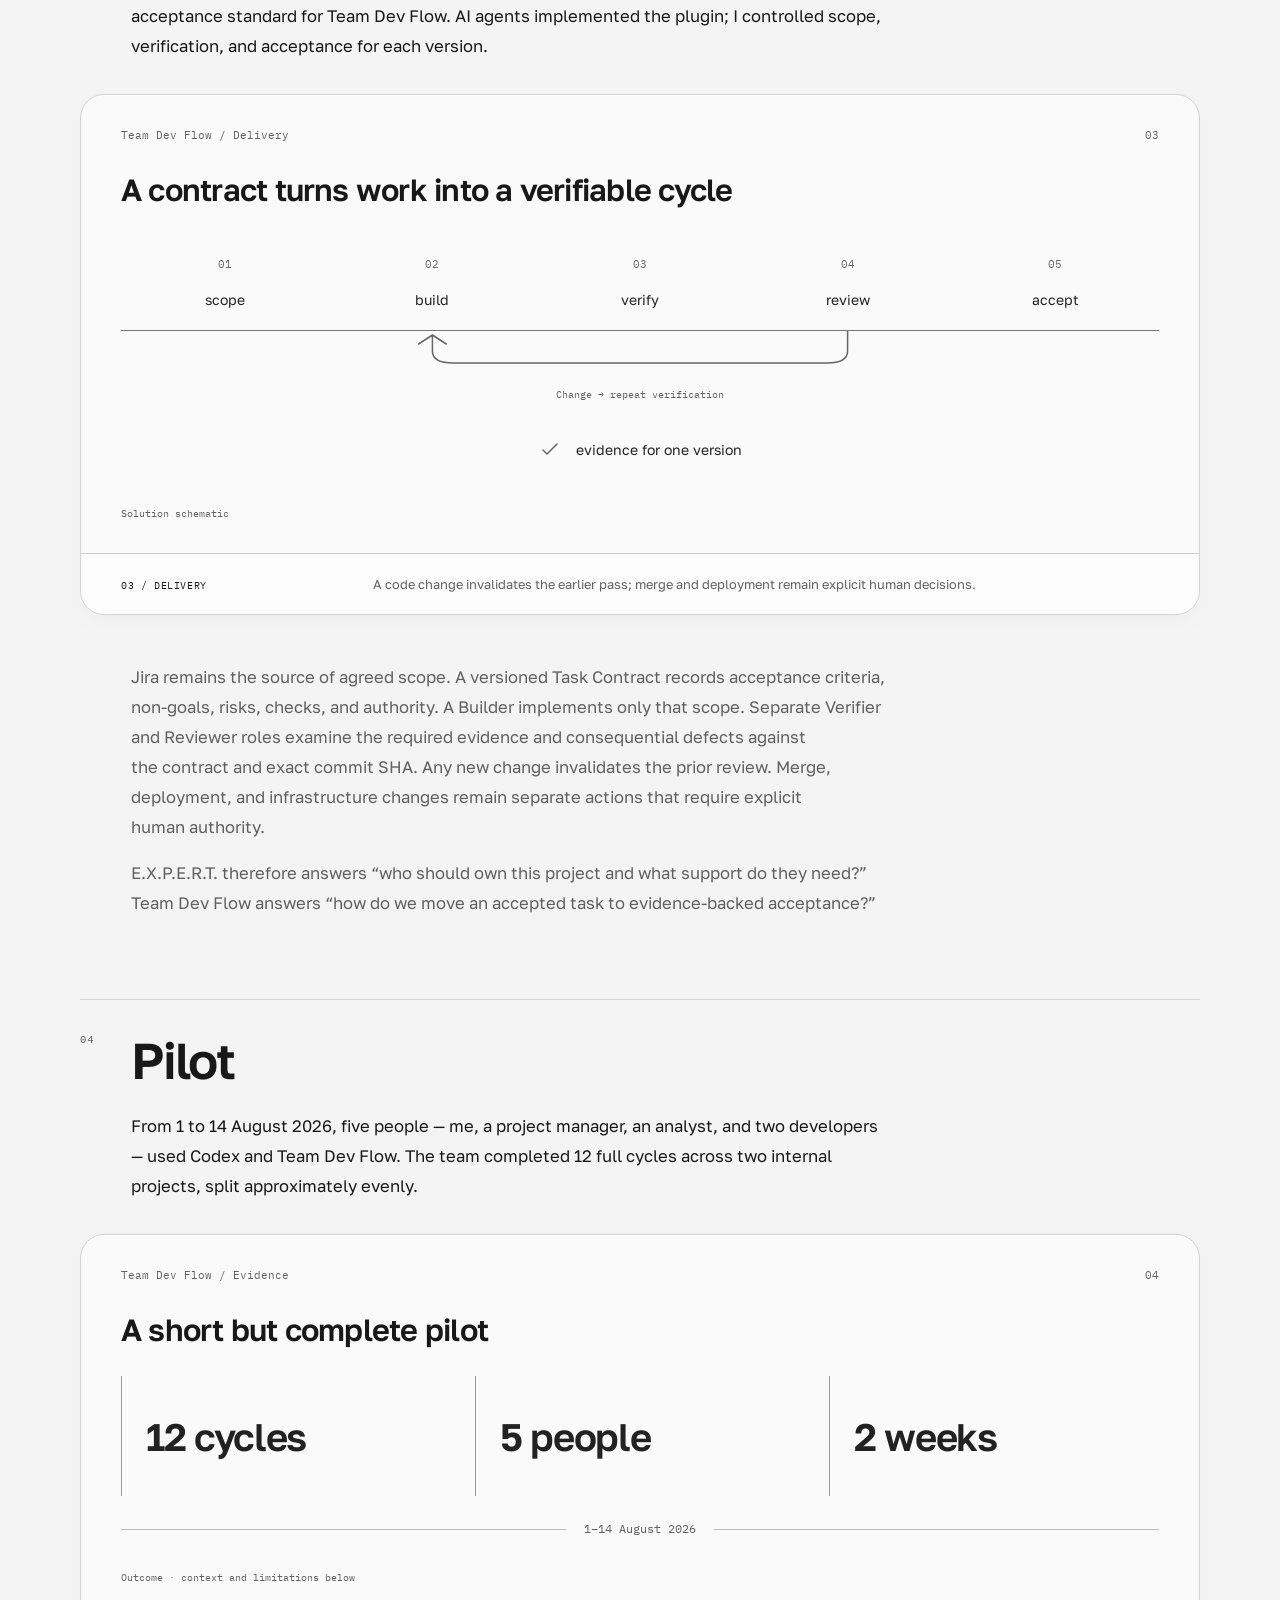
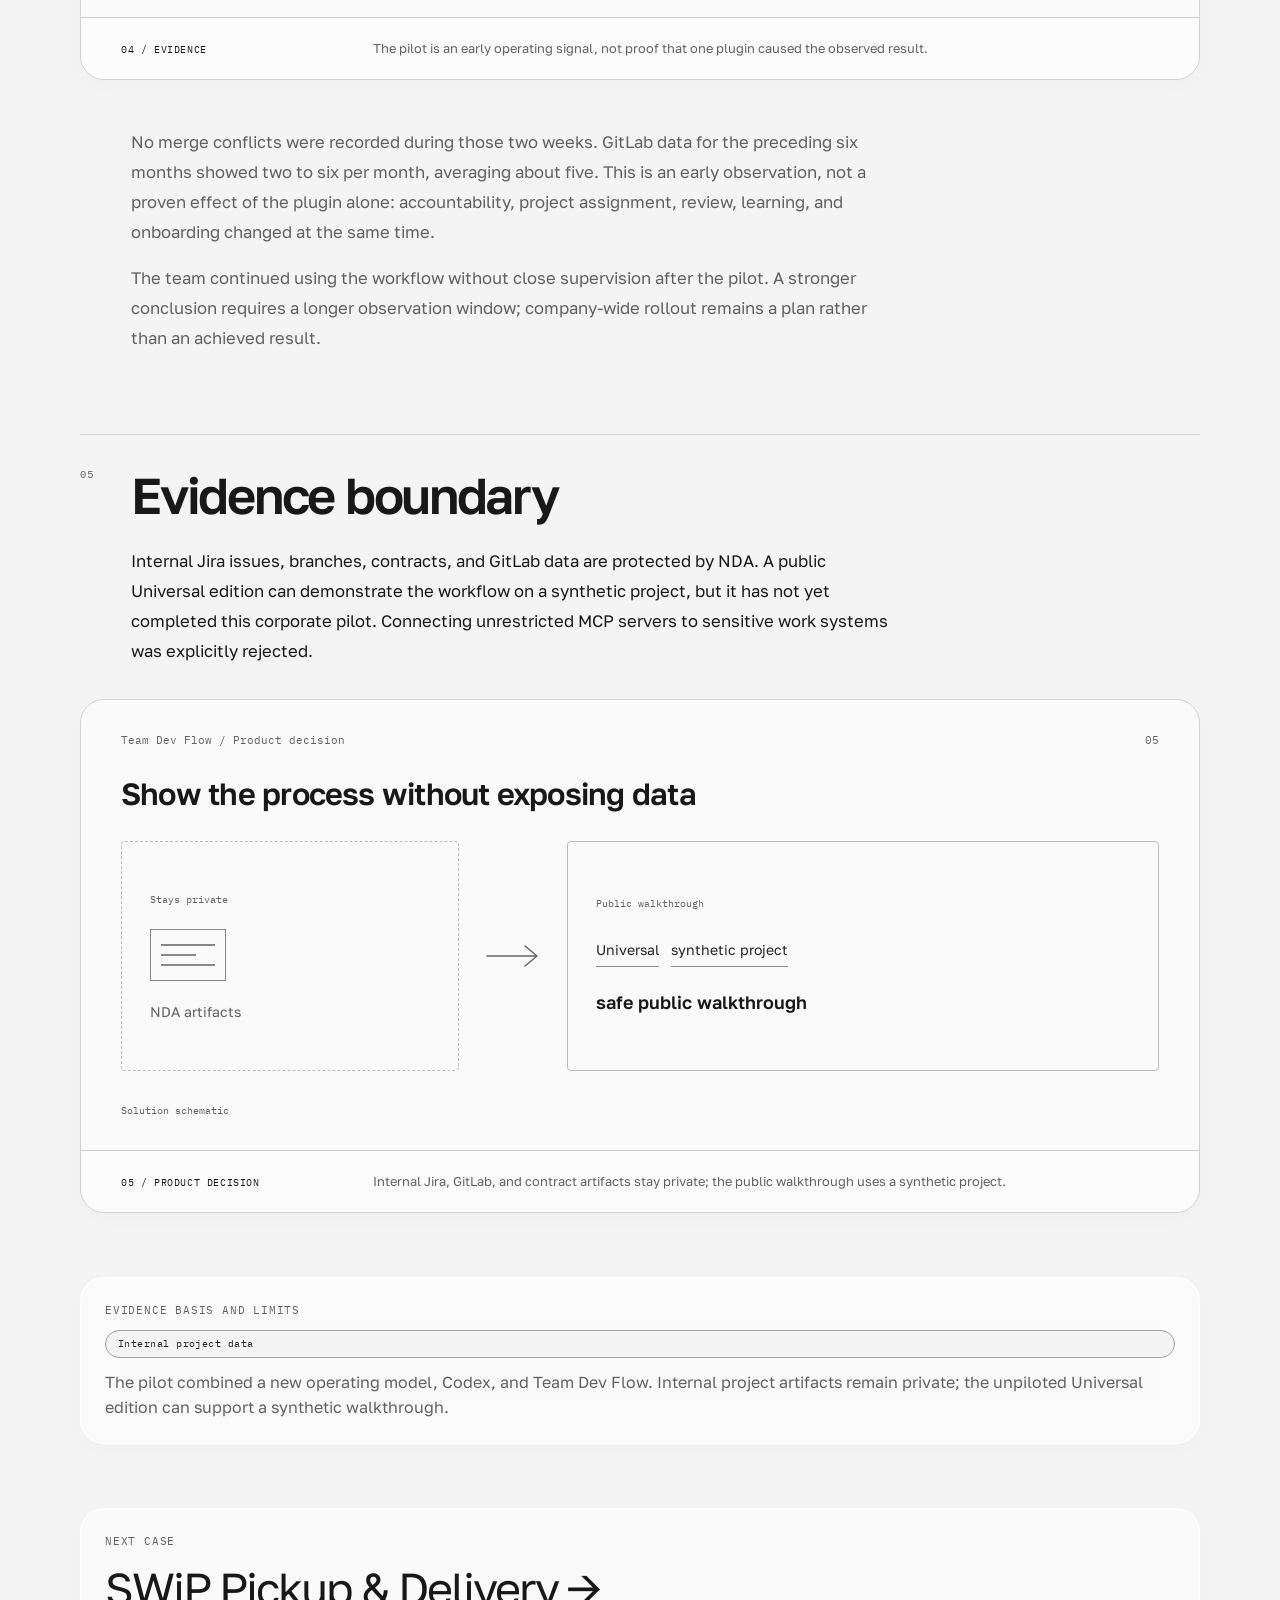
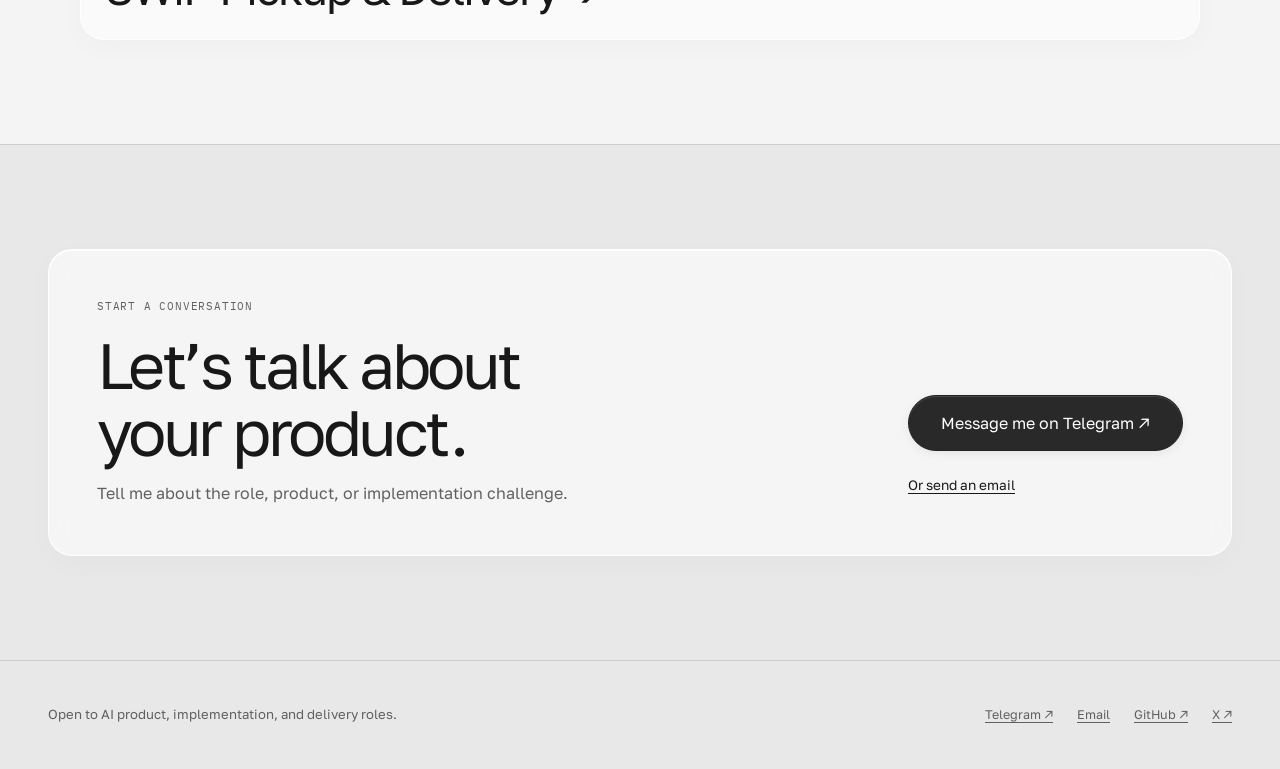
<file: cases/team-dev-flow/index.html>
<!DOCTYPE html><html lang="en"><head><meta charset="UTF-8"><meta name="viewport" content="width=device-width, initial-scale=1, viewport-fit=cover"><meta name="theme-color" content="#f4f4f4"><link rel="preload" href="/fonts/golos-400.ttf" as="font" type="font/ttf" crossorigin><meta name="description" content="A team ownership model and controlled AI-agent delivery system with task contracts, independent review, and exact-version evidence."><link rel="icon" href="/favicon.svg" type="image/svg+xml"><link rel="canonical" href="https://gvukamolle.github.io/cases/team-dev-flow/"><link rel="alternate" hreflang="en" href="https://gvukamolle.github.io/cases/team-dev-flow/"><link rel="alternate" hreflang="ru" href="https://gvukamolle.github.io/ru/cases/team-dev-flow/"><link rel="alternate" hreflang="x-default" href="https://gvukamolle.github.io/"><meta property="og:type" content="website"><meta property="og:locale" content="en_US"><meta property="og:title" content="Team Dev Flow and E.X.P.E.R.T. — Timofey Grushko"><meta property="og:description" content="A team ownership model and controlled AI-agent delivery system with task contracts, independent review, and exact-version evidence."><meta property="og:url" content="https://gvukamolle.github.io/cases/team-dev-flow/"><meta property="og:image" content="https://gvukamolle.github.io/og-default.png"><meta property="og:image:width" content="1200"><meta property="og:image:height" content="630"><meta property="og:image:alt" content="Timofey Grushko — AI Product Manager leading delivery with AI agents"><meta name="twitter:card" content="summary_large_image"><meta name="twitter:title" content="Team Dev Flow and E.X.P.E.R.T. — Timofey Grushko"><meta name="twitter:description" content="A team ownership model and controlled AI-agent delivery system with task contracts, independent review, and exact-version evidence."><meta name="twitter:image" content="https://gvukamolle.github.io/og-default.png"><meta name="twitter:image:alt" content="Timofey Grushko — AI Product Manager leading delivery with AI agents"><title>Team Dev Flow and E.X.P.E.R.T. — Timofey Grushko</title><script type="application/ld+json">{"@context":"https://schema.org","@type":"Person","name":"Timofey Grushko","jobTitle":"AI Product Manager","homeLocation":{"@type":"Place","name":"Moscow"},"email":"mailto:tim.grushko7@gmail.com","sameAs":["https://t.me/gvukamolle","https://github.com/gvukamolle","https://x.com/why_gvukamolle"],"knowsLanguage":["ru","en"]}</script><link rel="stylesheet" href="/_astro/i18n.DCbKfrXa.css"><link rel="stylesheet" href="/_astro/case-pairs.BofZKnwQ.css"><link rel="stylesheet" href="/_astro/BaseLayout.C7VRV1YZ.css"></head><body><a class="skip-link" href="#main">Skip to content</a><header class="site-header tdf-header"><a class="tdf-wordmark" href="/"><span>Timofey Grushko<span class="tdf-edition">AI PRODUCT MANAGER</span></span></a><button id="menu-toggle" class="tdf-menu-toggle" type="button" aria-expanded="false" aria-controls="nav-panel" data-open-label="Close" data-closed-label="Menu"><span id="menu-label">Menu</span><span class="tdf-burger" aria-hidden="true"><i></i><i></i></span></button></header><nav id="nav-panel" class="tdf-nav-panel" aria-label="Main navigation" hidden><span class="tdf-menu-eyebrow">Navigate</span><a href="/#cases">Cases<span aria-hidden="true">↗</span></a><a href="/#experience">Experience<span aria-hidden="true">↗</span></a><a href="/#method">Method<span aria-hidden="true">↗</span></a><a href="/#about">About<span aria-hidden="true">↗</span></a><a href="https://t.me/gvukamolle">Telegram<span aria-hidden="true">↗</span></a><div class="tdf-menu-language"><span>Language</span><a class="tdf-language" href="/ru/cases/team-dev-flow/" data-language-switch data-target-locale="ru" data-russian="false" aria-label="Switch language to Russian"><span>EN</span><span>RU</span></a></div></nav><noscript><style>#menu-toggle{display:none}</style><nav class="tdf-fallback" aria-label="Navigation"><a href="/#cases">Cases</a><a href="/#experience">Experience</a><a href="/#method">Method</a><a href="/#about">About</a><a href="https://t.me/gvukamolle">Telegram</a><a href="/ru/cases/team-dev-flow/">Русский</a></nav></noscript><script type="module" src="/_astro/SiteHeader.astro_astro_type_script_index_0_lang.BImIj5Sn.js"></script><main id="main"><script type="application/ld+json">{"@context":"https://schema.org","@type":"CreativeWork","name":"Team Dev Flow + E.X.P.E.R.T.","abstract":"Redesigned a small team's work around end-to-end project ownership, co-authored the E.X.P.E.R.T. methodology, and created Team Dev Flow as its controlled AI-agent delivery layer.","creator":{"@type":"Person","name":"Timofey Grushko"},"inLanguage":"en","url":"https://gvukamolle.github.io/cases/team-dev-flow/","isPartOf":{"@type":"WebSite","name":"Timofey Grushko Portfolio","url":"https://gvukamolle.github.io/"}}</script><article class="case-page case-page--team-dev-flow" data-astro-cid-nbtsjepb><header class="case-hero section" data-astro-cid-nbtsjepb><div class="container case-hero__grid" data-astro-cid-nbtsjepb><a class="case-home-link" href="/" data-astro-cid-nbtsjepb>← Back to home</a><div class="case-hero__copy" data-astro-cid-nbtsjepb><p class="eyebrow" data-astro-cid-nbtsjepb>Case 02 · Operating model and delivery system</p><h1 data-astro-cid-nbtsjepb>Team Dev Flow + E.X.P.E.R.T.</h1><p class="case-summary" data-astro-cid-nbtsjepb>Redesigned a small team&#39;s work around end-to-end project ownership, co-authored the E.X.P.E.R.T. methodology, and created Team Dev Flow as its controlled AI-agent delivery layer.</p></div><div class="case-outcome" data-astro-cid-nbtsjepb><p class="eyebrow" data-astro-cid-nbtsjepb>Outcome</p><p data-astro-cid-nbtsjepb>12 end-to-end cycles under a redesigned team model</p></div><dl class="case-metrics" aria-label="Key case metrics" data-astro-cid-nbtsjepb><div data-astro-cid-nbtsjepb><dt data-astro-cid-nbtsjepb>completed end-to-end cycles</dt><dd data-astro-cid-nbtsjepb>12</dd></div><div data-astro-cid-nbtsjepb><dt data-astro-cid-nbtsjepb>used Codex and Team Dev Flow</dt><dd data-astro-cid-nbtsjepb>5 people</dd></div><div data-astro-cid-nbtsjepb><dt data-astro-cid-nbtsjepb>initial observed period</dt><dd data-astro-cid-nbtsjepb>2 weeks</dd></div></dl><dl class="case-meta" data-case-meta data-astro-cid-nbtsjepb><div data-astro-cid-nbtsjepb><dt data-astro-cid-nbtsjepb>Role</dt><dd data-astro-cid-nbtsjepb>Team Dev Flow product owner; E.X.P.E.R.T. co-author</dd></div><div data-astro-cid-nbtsjepb><dt data-astro-cid-nbtsjepb>Period</dt><dd data-astro-cid-nbtsjepb>1–14 August 2026 — initial pilot</dd></div><div data-astro-cid-nbtsjepb><dt data-astro-cid-nbtsjepb>Team</dt><dd data-astro-cid-nbtsjepb>Five participants; methodology co-authored with a project manager</dd></div><div data-astro-cid-nbtsjepb><dt data-astro-cid-nbtsjepb>Status</dt><dd data-astro-cid-nbtsjepb>Initial pilot complete; continued use under observation</dd></div></dl></div></header><nav class="case-jump-nav" data-case-jump-nav aria-label="Case sections" data-astro-cid-nbtsjepb><div class="container" data-astro-cid-nbtsjepb><a href="#overview" aria-current="location" data-astro-cid-nbtsjepb>Overview</a><a href="#story" data-astro-cid-nbtsjepb>Story</a><a href="#evidence" data-astro-cid-nbtsjepb>Evidence</a><a href="#contact" data-astro-cid-nbtsjepb>Contact</a></div></nav><script>
      const initializeCaseNavigation = () => {
        const jumpNav = document.querySelector('[data-case-jump-nav]');
        if (!jumpNav) return;
        const links = [...jumpNav.querySelectorAll('a[href^="#"]')];
        const sections = links.map((link) => document.querySelector(link.getAttribute('href'))).filter(Boolean);
        if (!sections.length) return;
        let frame = 0;
        const updateCurrentSection = () => {
          frame = 0;
          const threshold = jumpNav.getBoundingClientRect().bottom + 16;
          let current = sections[0];
          for (const section of sections) {
            if (section.getBoundingClientRect().top <= threshold) current = section;
          }
          const atDocumentEnd = Math.ceil(scrollY + innerHeight) >= document.documentElement.scrollHeight - 2;
          if (atDocumentEnd) current = sections[sections.length - 1];
          links.forEach((link) => {
            if (link.getAttribute('href') === `#${current.id}`) link.setAttribute('aria-current', 'location');
            else link.removeAttribute('aria-current');
          });
        };
        const requestUpdate = () => {
          if (!frame) frame = requestAnimationFrame(updateCurrentSection);
        };
        addEventListener('scroll', requestUpdate, { passive: true });
        addEventListener('resize', requestUpdate);
        addEventListener('hashchange', requestUpdate);
        updateCurrentSection();
        // Native fragment positioning can precede fonts and story-figure placement.
        const initialEvidence = location.hash === '#evidence';
        let userMoved = false;
        for (const name of ['wheel', 'touchstart', 'pointerdown', 'keydown']) {
          addEventListener(name, () => { userMoved = true; }, { once: true, passive: true });
        }
        document.fonts.ready.then(() => requestAnimationFrame(() => {
          if (initialEvidence && !userMoved && location.hash === '#evidence') {
            document.getElementById('evidence')?.scrollIntoView({ block: 'start', behavior: 'instant' });
            requestUpdate();
          }
        }));
      };
      if (document.readyState === 'loading') document.addEventListener('DOMContentLoaded', initializeCaseNavigation, { once: true });
      else initializeCaseNavigation();
    </script><div id="overview" class="container case-reading anchor-section" data-astro-cid-nbtsjepb><section class="case-snapshot" aria-labelledby="snapshot-heading" data-astro-cid-wzcup7eo><div class="case-snapshot__heading" data-astro-cid-wzcup7eo><p class="eyebrow" data-astro-cid-wzcup7eo>30-second brief</p><h2 id="snapshot-heading" data-astro-cid-wzcup7eo>Agent speed required a new team model—not just a better coding prompt.</h2></div><dl data-astro-cid-wzcup7eo><div data-astro-cid-wzcup7eo><dt data-astro-cid-wzcup7eo>Problem</dt><dd data-astro-cid-wzcup7eo>Specialist queues diffused accountability while AI accelerated only the implementation step.</dd></div><div data-astro-cid-wzcup7eo><dt data-astro-cid-wzcup7eo>My decision</dt><dd data-astro-cid-wzcup7eo>Combine end-to-end ownership in E.X.P.E.R.T. with versioned scope and exact-version evidence in Team Dev Flow.</dd></div><div data-astro-cid-wzcup7eo><dt data-astro-cid-wzcup7eo>What I owned</dt><dd data-astro-cid-wzcup7eo>Team Dev Flow product ownership; E.X.P.E.R.T. co-authorship; pilot design, acceptance rules, and evaluation.</dd></div><div data-astro-cid-wzcup7eo><dt data-astro-cid-wzcup7eo>Result</dt><dd data-astro-cid-wzcup7eo>Five people completed 12 end-to-end cycles during the initial two-week pilot.</dd></div><div data-astro-cid-wzcup7eo><dt data-astro-cid-wzcup7eo>Evidence basis and limits</dt><dd data-astro-cid-wzcup7eo>The operating model and plugin changed together, so pilot signals are not attributed to one component alone.</dd></div></dl></section><figure class="case-artifact case-artifact--team-dev-flow" data-astro-cid-r4fpj7zg><figcaption data-astro-cid-r4fpj7zg><span class="eyebrow" data-astro-cid-r4fpj7zg>Solution map</span><strong data-astro-cid-r4fpj7zg>Pilot operating model · reconstructed</strong></figcaption><div class="artifact-canvas artifact-canvas--team-dev-flow" data-astro-cid-r4fpj7zg><i class="artifact-register artifact-register--tl" aria-hidden="true" data-astro-cid-r4fpj7zg></i><i class="artifact-register artifact-register--tr" aria-hidden="true" data-astro-cid-r4fpj7zg></i><i class="artifact-register artifact-register--bl" aria-hidden="true" data-astro-cid-r4fpj7zg></i><i class="artifact-register artifact-register--br" aria-hidden="true" data-astro-cid-r4fpj7zg></i><i class="artifact-dots artifact-dots--tr" aria-hidden="true" data-astro-cid-r4fpj7zg></i><i class="artifact-dots artifact-dots--bl" aria-hidden="true" data-astro-cid-r4fpj7zg></i><section class="diagram-shell flow-diagram" data-astro-cid-r4fpj7zg><header class="artifact-question" data-astro-cid-r4fpj7zg><span data-astro-cid-r4fpj7zg>Delivery system</span><strong data-astro-cid-r4fpj7zg>A business request moves through one accountable owner, agent execution, independent checks, and acceptance.</strong></header><ol class="flow-track" data-astro-cid-r4fpj7zg><li data-astro-cid-r4fpj7zg><span data-astro-cid-r4fpj7zg>01</span><strong data-astro-cid-r4fpj7zg>Business request</strong></li><li data-astro-cid-r4fpj7zg><span data-astro-cid-r4fpj7zg>02</span><strong data-astro-cid-r4fpj7zg>Task Contract</strong></li><li data-astro-cid-r4fpj7zg><span data-astro-cid-r4fpj7zg>03</span><strong data-astro-cid-r4fpj7zg>Build</strong></li><li data-astro-cid-r4fpj7zg><span data-astro-cid-r4fpj7zg>04</span><strong data-astro-cid-r4fpj7zg>Independent check</strong></li><li data-astro-cid-r4fpj7zg><span data-astro-cid-r4fpj7zg>05</span><strong data-astro-cid-r4fpj7zg>Review</strong></li><li data-astro-cid-r4fpj7zg><span data-astro-cid-r4fpj7zg>06</span><strong data-astro-cid-r4fpj7zg>Acceptance</strong></li></ol><div class="flow-summary" data-astro-cid-r4fpj7zg><article class="method-card" data-astro-cid-r4fpj7zg><span data-astro-cid-r4fpj7zg>E.X.P.E.R.T. co-authorship</span><strong data-astro-cid-r4fpj7zg>One project · one owner</strong><strong data-astro-cid-r4fpj7zg>Support · expert network</strong><strong data-astro-cid-r4fpj7zg>Review · based on risk</strong></article><section class="pilot-card" data-astro-cid-r4fpj7zg><span data-astro-cid-r4fpj7zg>Pilot result</span><dl data-astro-cid-r4fpj7zg><div data-astro-cid-r4fpj7zg><dt data-astro-cid-r4fpj7zg>complete cycles</dt><dd data-astro-cid-r4fpj7zg>12</dd></div><div data-astro-cid-r4fpj7zg><dt data-astro-cid-r4fpj7zg>people in the pilot</dt><dd data-astro-cid-r4fpj7zg>5</dd></div><div data-astro-cid-r4fpj7zg><dt data-astro-cid-r4fpj7zg>initial observation</dt><dd data-astro-cid-r4fpj7zg>2 weeks</dd></div></dl></section></div></section></div></figure><div id="story" class="case-prose anchor-section" data-case-story data-astro-cid-nbtsjepb><h2 id="the-challenge">The challenge</h2>
<p>As AI agents accelerated implementation, the team’s old division of work became a bottleneck. Projects moved through analysts, developers, and reviewers as separate queues, while accountability for the outcome became diffuse. Giving everyone an AI tool was not enough; both the operating model and the delivery controls had to change.</p>
<p>The solution has two connected layers. <strong>E.X.P.E.R.T.</strong> defines who owns a project from problem to outcome. <strong>Team Dev Flow</strong> turns accepted scope into bounded implementation, independent review, and evidence for a specific code version.</p>
<h2 id="expert--the-team-model">E.X.P.E.R.T. — the team model</h2>
<p>I co-authored the methodology with a colleague who served as project manager. I set the overall direction, core approach, and major corrections; my co-author developed detailed mechanics and worked with AI agents on the documentation. The methodology is captured in an 80-page document.</p>
<ul>
<li><strong>E — End-to-End Ownership:</strong> one person is accountable from problem to outcome.</li>
<li><strong>X — Cross-functional Execution:</strong> AI helps the owner cover the core project lifecycle.</li>
<li><strong>P — Project–Person Fit:</strong> assignments reflect project complexity and demonstrated capability.</li>
<li><strong>E — Expert Network:</strong> experts support specific risks without taking over accountability.</li>
<li><strong>R — Risk-based Review:</strong> review depth follows the consequence of failure.</li>
<li><strong>T — Transparent Growth:</strong> growth is evaluated through increasing responsibility and result quality.</li>
</ul>
<p>The model changes project assignment, support, review, learning, and onboarding. It does not erase expertise: an owner leads the project, while experts strengthen the areas where the risk exceeds that owner’s current capability.</p>
<h2 id="team-dev-flow--the-execution-layer">Team Dev Flow — the execution layer</h2>
<p>I defined the product problem, workflow states, role boundaries, Task Contract, stop rules, and acceptance standard for Team Dev Flow. AI agents implemented the plugin; I controlled scope, verification, and acceptance for each version.</p>
<p>Jira remains the source of agreed scope. A versioned Task Contract records acceptance criteria, non-goals, risks, checks, and authority. A Builder implements only that scope. Separate Verifier and Reviewer roles examine the required evidence and consequential defects against the contract and exact commit SHA. Any new change invalidates the prior review. Merge, deployment, and infrastructure changes remain separate actions that require explicit human authority.</p>
<p>E.X.P.E.R.T. therefore answers “who should own this project and what support do they need?” Team Dev Flow answers “how do we move an accepted task to evidence-backed acceptance?”</p>
<h2 id="pilot">Pilot</h2>
<p>From 1 to 14 August 2026, five people — me, a project manager, an analyst, and two developers — used Codex and Team Dev Flow. The team completed 12 full cycles across two internal projects, split approximately evenly.</p>
<p>No merge conflicts were recorded during those two weeks. GitLab data for the preceding six months showed two to six per month, averaging about five. This is an early observation, not a proven effect of the plugin alone: accountability, project assignment, review, learning, and onboarding changed at the same time.</p>
<p>The team continued using the workflow without close supervision after the pilot. A stronger conclusion requires a longer observation window; company-wide rollout remains a plan rather than an achieved result.</p>
<h2 id="evidence" class="anchor-section">Evidence boundary</h2>
<p>Internal Jira issues, branches, contracts, and GitLab data are protected by NDA. A public Universal edition can demonstrate the workflow on a synthetic project, but it has not yet completed this corporate pilot. Connecting unrestricted MCP servers to sensitive work systems was explicitly rejected.</p>
</div><div class="story-visual-pool" data-story-visual-pool data-astro-cid-mmtgxxj7><figure class="story-visual story-visual--signal story-visual--case-team-dev-flow" data-story-visual data-story-index="0" data-astro-cid-mmtgxxj7><div class="case-diagram case-diagram--signal composition--handoffs" data-case-diagram data-composition="handoffs" aria-hidden="true" data-astro-cid-bmcncoin><div class="diagram-meta" data-astro-cid-bmcncoin><span data-astro-cid-bmcncoin>Team Dev Flow / Problem</span><span data-astro-cid-bmcncoin>01</span></div><div class="diagram-heading" data-astro-cid-bmcncoin><strong data-astro-cid-bmcncoin>Agents got faster; queues remained</strong></div><div class="handoff-stage" data-astro-cid-bmcncoin><div class="handoff-track" data-astro-cid-bmcncoin><div class="handoff-station" data-astro-cid-bmcncoin><svg viewBox="0 0 80 80" data-astro-cid-bmcncoin><circle cx="40" cy="24" r="9" data-astro-cid-bmcncoin></circle><path d="M21 64v-9a19 19 0 0 1 38 0v9" data-astro-cid-bmcncoin></path></svg><span data-astro-cid-bmcncoin>analyst</span><span class="handoff-gap" data-astro-cid-bmcncoin>···</span></div><div class="handoff-station" data-astro-cid-bmcncoin><svg viewBox="0 0 80 80" data-astro-cid-bmcncoin><circle cx="40" cy="24" r="9" data-astro-cid-bmcncoin></circle><path d="M21 64v-9a19 19 0 0 1 38 0v9" data-astro-cid-bmcncoin></path></svg><span data-astro-cid-bmcncoin>developer</span><span class="handoff-gap" data-astro-cid-bmcncoin>···</span></div><div class="handoff-station" data-astro-cid-bmcncoin><svg viewBox="0 0 80 80" data-astro-cid-bmcncoin><circle cx="40" cy="24" r="9" data-astro-cid-bmcncoin></circle><path d="M21 64v-9a19 19 0 0 1 38 0v9" data-astro-cid-bmcncoin></path></svg><span data-astro-cid-bmcncoin>reviewer</span></div></div><div class="ownership-bracket" data-astro-cid-bmcncoin><span data-astro-cid-bmcncoin>end-to-end ownership</span></div></div><span class="diagram-note" data-astro-cid-bmcncoin>Solution schematic</span></div><figcaption data-astro-cid-mmtgxxj7><strong data-astro-cid-mmtgxxj7>01 / Problem</strong><span data-astro-cid-mmtgxxj7>The bottleneck was the handoff model between roles, not the speed of generated code.</span></figcaption></figure><figure class="story-visual story-visual--system story-visual--case-team-dev-flow" data-story-visual data-story-index="1" data-astro-cid-mmtgxxj7><div class="case-diagram case-diagram--system composition--orbit" data-case-diagram data-composition="orbit" aria-hidden="true" data-astro-cid-bmcncoin><div class="diagram-meta" data-astro-cid-bmcncoin><span data-astro-cid-bmcncoin>Team Dev Flow / Product system</span><span data-astro-cid-bmcncoin>02</span></div><div class="diagram-heading" data-astro-cid-bmcncoin><strong data-astro-cid-bmcncoin>One owner, targeted support</strong></div><div class="orbit-stage" style="--count:6" data-astro-cid-bmcncoin><svg class="orbit-wires" viewBox="0 0 600 270" preserveAspectRatio="none" data-astro-cid-bmcncoin><ellipse cx="300" cy="135" rx="204" ry="108" data-astro-cid-bmcncoin></ellipse><path d="M300 135L100 45" data-astro-cid-bmcncoin></path><path d="M300 135L500 45" data-astro-cid-bmcncoin></path><path d="M300 135L100 135" data-astro-cid-bmcncoin></path><path d="M300 135L500 135" data-astro-cid-bmcncoin></path><path d="M300 135L100 225" data-astro-cid-bmcncoin></path><path d="M300 135L500 225" data-astro-cid-bmcncoin></path></svg><div class="orbit-center" data-astro-cid-bmcncoin><svg viewBox="0 0 24 24" data-astro-cid-bmcncoin><path d="m12 3 9 5v8l-9 5-9-5V8ZM3 8l9 5 9-5M12 13v8" data-astro-cid-bmcncoin></path></svg><span data-astro-cid-bmcncoin>problem to outcome</span></div><div class="orbit-node" style="--column:1;--row:1" data-astro-cid-bmcncoin><span data-astro-cid-bmcncoin>Ownership</span></div><div class="orbit-node" style="--column:3;--row:1" data-astro-cid-bmcncoin><span data-astro-cid-bmcncoin>Execution</span></div><div class="orbit-node" style="--column:1;--row:2" data-astro-cid-bmcncoin><span data-astro-cid-bmcncoin>Fit</span></div><div class="orbit-node" style="--column:3;--row:2" data-astro-cid-bmcncoin><span data-astro-cid-bmcncoin>Network</span></div><div class="orbit-node" style="--column:1;--row:3" data-astro-cid-bmcncoin><span data-astro-cid-bmcncoin>Review</span></div><div class="orbit-node" style="--column:3;--row:3" data-astro-cid-bmcncoin><span data-astro-cid-bmcncoin>Growth</span></div></div><span class="diagram-note" data-astro-cid-bmcncoin>Solution schematic</span></div><figcaption data-astro-cid-mmtgxxj7><strong data-astro-cid-mmtgxxj7>02 / Product system</strong><span data-astro-cid-mmtgxxj7>E.X.P.E.R.T. reallocates responsibility while preserving expert help where the cost of error is higher.</span></figcaption></figure><figure class="story-visual story-visual--process story-visual--case-team-dev-flow" data-story-visual data-story-index="2" data-astro-cid-mmtgxxj7><div class="case-diagram case-diagram--process composition--review-loop" data-case-diagram data-composition="review-loop" aria-hidden="true" data-astro-cid-bmcncoin><div class="diagram-meta" data-astro-cid-bmcncoin><span data-astro-cid-bmcncoin>Team Dev Flow / Delivery</span><span data-astro-cid-bmcncoin>03</span></div><div class="diagram-heading" data-astro-cid-bmcncoin><strong data-astro-cid-bmcncoin>A contract turns work into a verifiable cycle</strong></div><div class="route-stage" data-astro-cid-bmcncoin><div class="route-steps" style="--count:5" data-astro-cid-bmcncoin><div class="route-step" style="--step:0" data-astro-cid-bmcncoin><span class="route-index" data-astro-cid-bmcncoin>01</span><span data-astro-cid-bmcncoin>scope</span></div><div class="route-step" style="--step:1" data-astro-cid-bmcncoin><span class="route-index" data-astro-cid-bmcncoin>02</span><span data-astro-cid-bmcncoin>build</span></div><div class="route-step" style="--step:2" data-astro-cid-bmcncoin><span class="route-index" data-astro-cid-bmcncoin>03</span><span data-astro-cid-bmcncoin>verify</span></div><div class="route-step" style="--step:3" data-astro-cid-bmcncoin><span class="route-index" data-astro-cid-bmcncoin>04</span><span data-astro-cid-bmcncoin>review</span></div><div class="route-step" style="--step:4" data-astro-cid-bmcncoin><span class="route-index" data-astro-cid-bmcncoin>05</span><span data-astro-cid-bmcncoin>accept</span></div></div><div class="return-route" data-astro-cid-bmcncoin><svg viewBox="0 0 600 48" preserveAspectRatio="none" data-astro-cid-bmcncoin><path d="M420 0v20q0 12-12 12H192q-12 0-12-12V4m-8 9 8-9 8 9" data-astro-cid-bmcncoin></path></svg><span data-astro-cid-bmcncoin>Change → repeat verification</span></div><div class="outcome-line" data-astro-cid-bmcncoin><svg viewBox="0 0 24 24" data-astro-cid-bmcncoin><path d="m5 12 4 4L19 6" data-astro-cid-bmcncoin></path></svg>evidence for one version</div></div><span class="diagram-note" data-astro-cid-bmcncoin>Solution schematic</span></div><figcaption data-astro-cid-mmtgxxj7><strong data-astro-cid-mmtgxxj7>03 / Delivery</strong><span data-astro-cid-mmtgxxj7>A code change invalidates the earlier pass; merge and deployment remain explicit human decisions.</span></figcaption></figure><figure class="story-visual story-visual--evidence story-visual--case-team-dev-flow" data-story-visual data-story-index="3" data-astro-cid-mmtgxxj7><div class="case-diagram case-diagram--evidence composition--metrics" data-case-diagram data-composition="metrics" aria-hidden="true" data-astro-cid-bmcncoin><div class="diagram-meta" data-astro-cid-bmcncoin><span data-astro-cid-bmcncoin>Team Dev Flow / Evidence</span><span data-astro-cid-bmcncoin>04</span></div><div class="diagram-heading" data-astro-cid-bmcncoin><strong data-astro-cid-bmcncoin>A short but complete pilot</strong></div><div class="metrics-stage" data-astro-cid-bmcncoin><div class="metric-readouts" data-astro-cid-bmcncoin><span data-astro-cid-bmcncoin>12 cycles</span><span data-astro-cid-bmcncoin>5 people</span><span data-astro-cid-bmcncoin>2 weeks</span></div><div class="metric-period" data-astro-cid-bmcncoin><span data-astro-cid-bmcncoin></span>1–14 August 2026<span data-astro-cid-bmcncoin></span></div></div><span class="diagram-note" data-astro-cid-bmcncoin>Outcome · context and limitations below</span></div><figcaption data-astro-cid-mmtgxxj7><strong data-astro-cid-mmtgxxj7>04 / Evidence</strong><span data-astro-cid-mmtgxxj7>The pilot is an early operating signal, not proof that one plugin caused the observed result.</span></figcaption></figure><figure class="story-visual story-visual--decision story-visual--case-team-dev-flow" data-story-visual data-story-index="4" data-astro-cid-mmtgxxj7><div class="case-diagram case-diagram--decision composition--comparison" data-case-diagram data-composition="comparison" aria-hidden="true" data-astro-cid-bmcncoin><div class="diagram-meta" data-astro-cid-bmcncoin><span data-astro-cid-bmcncoin>Team Dev Flow / Product decision</span><span data-astro-cid-bmcncoin>05</span></div><div class="diagram-heading" data-astro-cid-bmcncoin><strong data-astro-cid-bmcncoin>Show the process without exposing data</strong></div><div class="comparison-stage" data-astro-cid-bmcncoin><div class="comparison-narrow" data-astro-cid-bmcncoin><span class="utility" data-astro-cid-bmcncoin>Stays private</span><div class="focus-window" data-astro-cid-bmcncoin><i data-astro-cid-bmcncoin></i><i data-astro-cid-bmcncoin></i><i data-astro-cid-bmcncoin></i></div><span data-astro-cid-bmcncoin>NDA artifacts</span></div><svg class="comparison-arrow" viewBox="0 0 60 30" data-astro-cid-bmcncoin><path d="M4 15h50m-12-10 12 10-12 10" data-astro-cid-bmcncoin></path></svg><div class="comparison-wide" data-astro-cid-bmcncoin><span class="utility" data-astro-cid-bmcncoin>Public walkthrough</span><div class="comparison-context" data-astro-cid-bmcncoin><span data-astro-cid-bmcncoin>Universal</span><span data-astro-cid-bmcncoin>synthetic project</span></div><strong data-astro-cid-bmcncoin>safe public walkthrough</strong></div></div><span class="diagram-note" data-astro-cid-bmcncoin>Solution schematic</span></div><figcaption data-astro-cid-mmtgxxj7><strong data-astro-cid-mmtgxxj7>05 / Product decision</strong><span data-astro-cid-mmtgxxj7>Internal Jira, GitLab, and contract artifacts stay private; the public walkthrough uses a synthetic project.</span></figcaption></figure></div><script type="module">var e=()=>{document.querySelectorAll(`[data-case-story]`).forEach(e=>{if(!(e instanceof HTMLElement)||e.dataset.visualsReady===`true`)return;let t=e.parentElement?.querySelector(`[data-story-visual-pool]`);if(!(t instanceof HTMLElement))return;let n=[...e.querySelectorAll(`:scope > h2`)];[...t.querySelectorAll(`[data-story-visual]`)].forEach((e,t)=>{let r=n[t];!(e instanceof HTMLElement)||!(r instanceof HTMLElement)||(r.nextElementSibling??r).after(e)}),t.remove(),e.dataset.visualsReady=`true`})};document.readyState===`loading`?document.addEventListener(`DOMContentLoaded`,e,{once:!0}):e();</script><aside id="evidence-limits" class="case-evidence anchor-section" data-evidence-boundary aria-labelledby="evidence-boundary-heading" data-astro-cid-nbtsjepb><p class="eyebrow" id="evidence-boundary-heading" data-astro-cid-nbtsjepb>Evidence basis and limits</p><span class="evidence-badge evidence-badge--protected-internal" data-astro-cid-rlb4oqut>Internal project data</span><p data-astro-cid-nbtsjepb>The pilot combined a new operating model, Codex, and Team Dev Flow. Internal project artifacts remain private; the unpiloted Universal edition can support a synthetic walkthrough.</p></aside><nav class="case-next" aria-label="Next case" data-astro-cid-nbtsjepb><a href="/cases/swip-pickup-delivery/" data-astro-cid-nbtsjepb><span class="eyebrow" data-astro-cid-nbtsjepb>Next case</span><strong data-astro-cid-nbtsjepb>SWiP Pickup &amp; Delivery →</strong></a></nav></div></article><section id="contact" class="contact-cta section anchor-section" aria-labelledby="contact-heading" data-astro-cid-tv4n2zuu><div class="container contact-cta__inner" data-astro-cid-tv4n2zuu><div class="contact-cta__copy" data-astro-cid-tv4n2zuu><p class="eyebrow" data-astro-cid-tv4n2zuu>Start a conversation</p><h2 id="contact-heading" data-astro-cid-tv4n2zuu>Let’s talk about your product.</h2><p data-astro-cid-tv4n2zuu>Tell me about the role, product, or implementation challenge.</p></div><div class="contact-cta__actions" data-astro-cid-tv4n2zuu><a class="contact-cta__button" href="https://t.me/gvukamolle" target="_blank" rel="me noreferrer" data-astro-cid-tv4n2zuu>Message me on Telegram ↗</a><a class="contact-cta__email" href="mailto:tim.grushko7@gmail.com" data-astro-cid-tv4n2zuu>Or send an email</a></div></div></section></main><footer class="site-footer" data-astro-cid-nns7i3if><div class="container footer-inner" data-astro-cid-nns7i3if><p data-astro-cid-nns7i3if>Open to AI product, implementation, and delivery roles.</p><nav aria-label="Contact links" data-astro-cid-nns7i3if><a href="https://t.me/gvukamolle" target="_blank" rel="me noreferrer" data-astro-cid-nns7i3if>Telegram ↗</a><a href="mailto:tim.grushko7@gmail.com" data-astro-cid-nns7i3if>Email</a><a href="https://github.com/gvukamolle" target="_blank" rel="me noreferrer" data-astro-cid-nns7i3if>GitHub ↗</a><a href="https://x.com/why_gvukamolle" target="_blank" rel="me noreferrer" data-astro-cid-nns7i3if>X ↗</a></nav></div></footer><script type="module">var e=matchMedia(`(prefers-reduced-motion: reduce)`),t=matchMedia(`(min-width: 821px) and (hover: hover) and (pointer: fine)`),n=new Set,r=(t,r,i)=>{if(e.matches)return;let a=t.animate(r,i);n.add(a);let o=()=>n.delete(a);a.addEventListener(`finish`,o,{once:!0}),a.addEventListener(`cancel`,o,{once:!0})},i=`cubic-bezier(.2,.8,.2,1)`,a=new WeakSet,o=n=>{a.has(n)||(a.add(n),!e.matches&&(t.matches&&r(n,[{transform:`translateY(10px)`},{transform:`translateY(0)`}],{duration:480,easing:i}),t.matches&&n.querySelectorAll(`.preview-diagram .wire, .case-diagram svg > path`).forEach((e,t)=>{let n=e.getTotalLength();!Number.isFinite(n)||n<30||r(e,[{strokeDasharray:`${n}`,strokeDashoffset:n},{strokeDasharray:`${n}`,strokeDashoffset:0}],{duration:620,delay:Math.min(t*35,140),easing:i})})))},s=new IntersectionObserver(e=>{for(let t of e)t.isIntersecting&&(o(t.target),s.unobserve(t.target))},{threshold:.08}),c=()=>{document.querySelectorAll(`.case-card__visual, [data-story-visual]`).forEach(e=>s.observe(e))};document.readyState===`loading`?document.addEventListener(`DOMContentLoaded`,c,{once:!0}):c(),e.addEventListener(`change`,()=>{if(e.matches)for(let e of n)e.cancel()}),window.addEventListener(`pagehide`,()=>{s.disconnect();for(let e of n)e.cancel()}),window.addEventListener(`pageshow`,e=>{e.persisted&&c()});</script><script type="module">function e(){document.querySelector(`.case-page`)||document.querySelectorAll(`main .anchor-section`).forEach(e=>{let t=e.querySelector(`h2`);if(!t)return;let n=t.getBoundingClientRect().top-e.getBoundingClientRect().top;e.style.setProperty(`--anchor-heading-inset`,`${n}px`)})}e(),window.addEventListener(`resize`,e),document.addEventListener(`portfolio:language-changed`,e),document.fonts.ready.then(()=>{if(e(),!document.querySelector(`.case-page`)&&location.hash){let e=document.getElementById(decodeURIComponent(location.hash.slice(1)));e?.matches(`.anchor-section`)&&e.scrollIntoView({behavior:`instant`,block:`start`})}});</script></body></html>
</file>
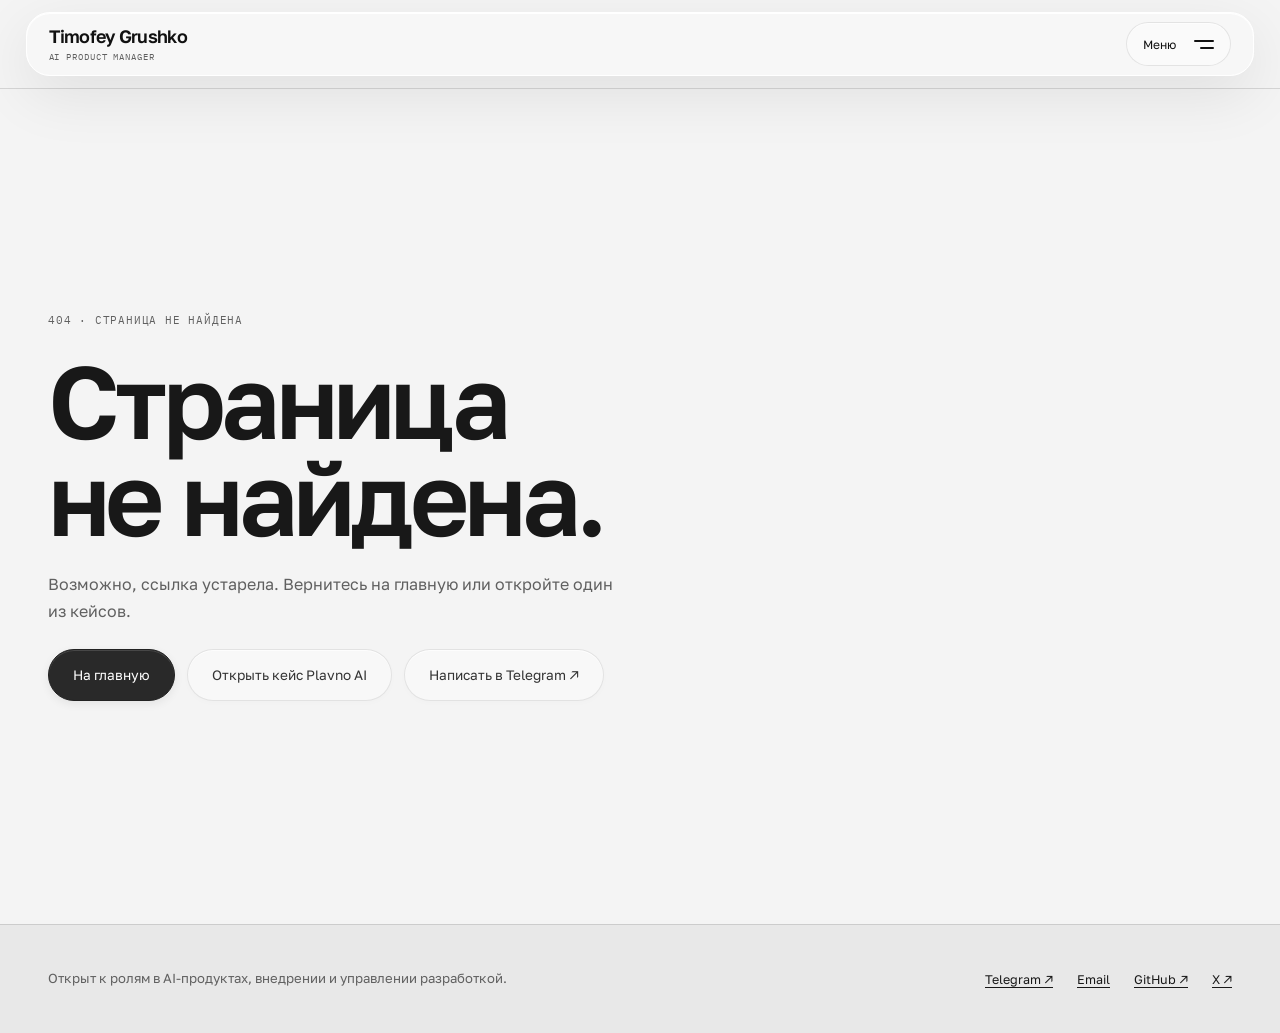
<file: ru/404/index.html>
<!DOCTYPE html><html lang="ru"><head><meta charset="UTF-8"><meta name="viewport" content="width=device-width, initial-scale=1, viewport-fit=cover"><meta name="theme-color" content="#f4f4f4"><link rel="preload" href="/fonts/golos-400.ttf" as="font" type="font/ttf" crossorigin><meta name="description" content="Запрошенная страница не найдена. Вернитесь в портфолио Тимофея Грушко или откройте кейс."><meta name="robots" content="noindex,follow"><link rel="icon" href="/favicon.svg" type="image/svg+xml"><link rel="canonical" href="https://gvukamolle.github.io/ru/404/"><link rel="alternate" hreflang="ru" href="https://gvukamolle.github.io/ru/404/"><link rel="alternate" hreflang="en" href="https://gvukamolle.github.io/404/"><link rel="alternate" hreflang="x-default" href="https://gvukamolle.github.io/"><meta property="og:type" content="website"><meta property="og:locale" content="ru_RU"><meta property="og:title" content="Страница не найдена — Тимофей Грушко"><meta property="og:description" content="Запрошенная страница не найдена. Вернитесь в портфолио Тимофея Грушко или откройте кейс."><meta property="og:url" content="https://gvukamolle.github.io/ru/404/"><meta property="og:image" content="https://gvukamolle.github.io/og-default.png"><meta property="og:image:width" content="1200"><meta property="og:image:height" content="630"><meta property="og:image:alt" content="Тимофей Грушко — продакт-менеджер AI-продуктов и разработка с AI-агентами"><meta name="twitter:card" content="summary_large_image"><meta name="twitter:title" content="Страница не найдена — Тимофей Грушко"><meta name="twitter:description" content="Запрошенная страница не найдена. Вернитесь в портфолио Тимофея Грушко или откройте кейс."><meta name="twitter:image" content="https://gvukamolle.github.io/og-default.png"><meta name="twitter:image:alt" content="Тимофей Грушко — продакт-менеджер AI-продуктов и разработка с AI-агентами"><title>Страница не найдена — Тимофей Грушко</title><script type="application/ld+json">{"@context":"https://schema.org","@type":"Person","name":"Timofey Grushko","jobTitle":"Продакт-менеджер AI-продуктов","homeLocation":{"@type":"Place","name":"Moscow"},"email":"mailto:tim.grushko7@gmail.com","sameAs":["https://t.me/gvukamolle","https://github.com/gvukamolle","https://x.com/why_gvukamolle"],"knowsLanguage":["ru","en"]}</script><link rel="stylesheet" href="/_astro/BaseLayout.C7VRV1YZ.css"><style>.not-found[data-astro-cid-ospblmpa]{align-items:center;min-height:calc(100vh - 64px);display:grid}.not-found__inner[data-astro-cid-ospblmpa]{gap:var(--space-4);display:grid}.not-found[data-astro-cid-ospblmpa] h1[data-astro-cid-ospblmpa],.not-found[data-astro-cid-ospblmpa] p[data-astro-cid-ospblmpa]{margin:0}.not-found[data-astro-cid-ospblmpa] h1[data-astro-cid-ospblmpa]{max-width:12ch;letter-spacing:var(--tracking-display);font-kerning:normal;font-size:clamp(3rem,8vw,6.7rem);line-height:.95}.not-found[data-astro-cid-ospblmpa]>.not-found__inner[data-astro-cid-ospblmpa]>p[data-astro-cid-ospblmpa]:not(.eyebrow){max-width:40rem;color:var(--muted);line-height:1.7}.not-found[data-astro-cid-ospblmpa] nav[data-astro-cid-ospblmpa]{gap:var(--space-2);flex-wrap:wrap;display:flex}
</style></head><body><a class="skip-link" href="#main">К содержанию</a><header class="site-header tdf-header"><a class="tdf-wordmark" href="/ru/"><span>Timofey Grushko<span class="tdf-edition">AI PRODUCT MANAGER</span></span></a><button id="menu-toggle" class="tdf-menu-toggle" type="button" aria-expanded="false" aria-controls="nav-panel" data-open-label="Закрыть" data-closed-label="Меню"><span id="menu-label">Меню</span><span class="tdf-burger" aria-hidden="true"><i></i><i></i></span></button></header><nav id="nav-panel" class="tdf-nav-panel" aria-label="Основная навигация" hidden><span class="tdf-menu-eyebrow">Навигация</span><a href="/ru/#cases">Кейсы<span aria-hidden="true">↗</span></a><a href="/ru/#experience">Опыт<span aria-hidden="true">↗</span></a><a href="/ru/#method">Метод<span aria-hidden="true">↗</span></a><a href="/ru/#about">Обо мне<span aria-hidden="true">↗</span></a><a href="https://t.me/gvukamolle">Telegram<span aria-hidden="true">↗</span></a><div class="tdf-menu-language"><span>Язык</span><a class="tdf-language" href="/404/" data-language-switch data-target-locale="en" data-russian="true" aria-label="Переключить язык на английский"><span>EN</span><span>RU</span></a></div></nav><noscript><style>#menu-toggle{display:none}</style><nav class="tdf-fallback" aria-label="Навигация"><a href="/ru/#cases">Кейсы</a><a href="/ru/#experience">Опыт</a><a href="/ru/#method">Метод</a><a href="/ru/#about">Обо мне</a><a href="https://t.me/gvukamolle">Telegram</a><a href="/404/">English</a></nav></noscript><script type="module" src="/_astro/SiteHeader.astro_astro_type_script_index_0_lang.BImIj5Sn.js"></script><main id="main"><section class="section not-found" aria-labelledby="not-found-heading" data-astro-cid-ospblmpa><div class="container not-found__inner" data-astro-cid-ospblmpa><p class="eyebrow" data-astro-cid-ospblmpa>404 · Страница не найдена</p><h1 id="not-found-heading" data-astro-cid-ospblmpa>Страница не найдена.</h1><p data-astro-cid-ospblmpa>Возможно, ссылка устарела. Вернитесь на главную или откройте один из кейсов.</p><nav aria-label="Ссылки страницы 404" data-astro-cid-ospblmpa><a class="button button--primary" href="/ru/" data-astro-cid-ospblmpa>На главную</a><a class="button button--text" href="/ru/cases/plavno-ai/" data-astro-cid-ospblmpa>Открыть кейс Plavno AI</a><a class="button button--text" href="https://t.me/gvukamolle" target="_blank" rel="me noreferrer" data-astro-cid-ospblmpa>Написать в Telegram ↗</a></nav></div></section></main><footer class="site-footer" data-astro-cid-nns7i3if><div class="container footer-inner" data-astro-cid-nns7i3if><p data-astro-cid-nns7i3if>Открыт к ролям в AI-продуктах, внедрении и управлении разработкой.</p><nav aria-label="Ссылки для связи" data-astro-cid-nns7i3if><a href="https://t.me/gvukamolle" target="_blank" rel="me noreferrer" data-astro-cid-nns7i3if>Telegram ↗</a><a href="mailto:tim.grushko7@gmail.com" data-astro-cid-nns7i3if>Email</a><a href="https://github.com/gvukamolle" target="_blank" rel="me noreferrer" data-astro-cid-nns7i3if>GitHub ↗</a><a href="https://x.com/why_gvukamolle" target="_blank" rel="me noreferrer" data-astro-cid-nns7i3if>X ↗</a></nav></div></footer><script type="module">var e=matchMedia(`(prefers-reduced-motion: reduce)`),t=matchMedia(`(min-width: 821px) and (hover: hover) and (pointer: fine)`),n=new Set,r=(t,r,i)=>{if(e.matches)return;let a=t.animate(r,i);n.add(a);let o=()=>n.delete(a);a.addEventListener(`finish`,o,{once:!0}),a.addEventListener(`cancel`,o,{once:!0})},i=`cubic-bezier(.2,.8,.2,1)`,a=new WeakSet,o=n=>{a.has(n)||(a.add(n),!e.matches&&(t.matches&&r(n,[{transform:`translateY(10px)`},{transform:`translateY(0)`}],{duration:480,easing:i}),t.matches&&n.querySelectorAll(`.preview-diagram .wire, .case-diagram svg > path`).forEach((e,t)=>{let n=e.getTotalLength();!Number.isFinite(n)||n<30||r(e,[{strokeDasharray:`${n}`,strokeDashoffset:n},{strokeDasharray:`${n}`,strokeDashoffset:0}],{duration:620,delay:Math.min(t*35,140),easing:i})})))},s=new IntersectionObserver(e=>{for(let t of e)t.isIntersecting&&(o(t.target),s.unobserve(t.target))},{threshold:.08}),c=()=>{document.querySelectorAll(`.case-card__visual, [data-story-visual]`).forEach(e=>s.observe(e))};document.readyState===`loading`?document.addEventListener(`DOMContentLoaded`,c,{once:!0}):c(),e.addEventListener(`change`,()=>{if(e.matches)for(let e of n)e.cancel()}),window.addEventListener(`pagehide`,()=>{s.disconnect();for(let e of n)e.cancel()}),window.addEventListener(`pageshow`,e=>{e.persisted&&c()});</script><script type="module">function e(){document.querySelector(`.case-page`)||document.querySelectorAll(`main .anchor-section`).forEach(e=>{let t=e.querySelector(`h2`);if(!t)return;let n=t.getBoundingClientRect().top-e.getBoundingClientRect().top;e.style.setProperty(`--anchor-heading-inset`,`${n}px`)})}e(),window.addEventListener(`resize`,e),document.addEventListener(`portfolio:language-changed`,e),document.fonts.ready.then(()=>{if(e(),!document.querySelector(`.case-page`)&&location.hash){let e=document.getElementById(decodeURIComponent(location.hash.slice(1)));e?.matches(`.anchor-section`)&&e.scrollIntoView({behavior:`instant`,block:`start`})}});</script></body></html>
</file>
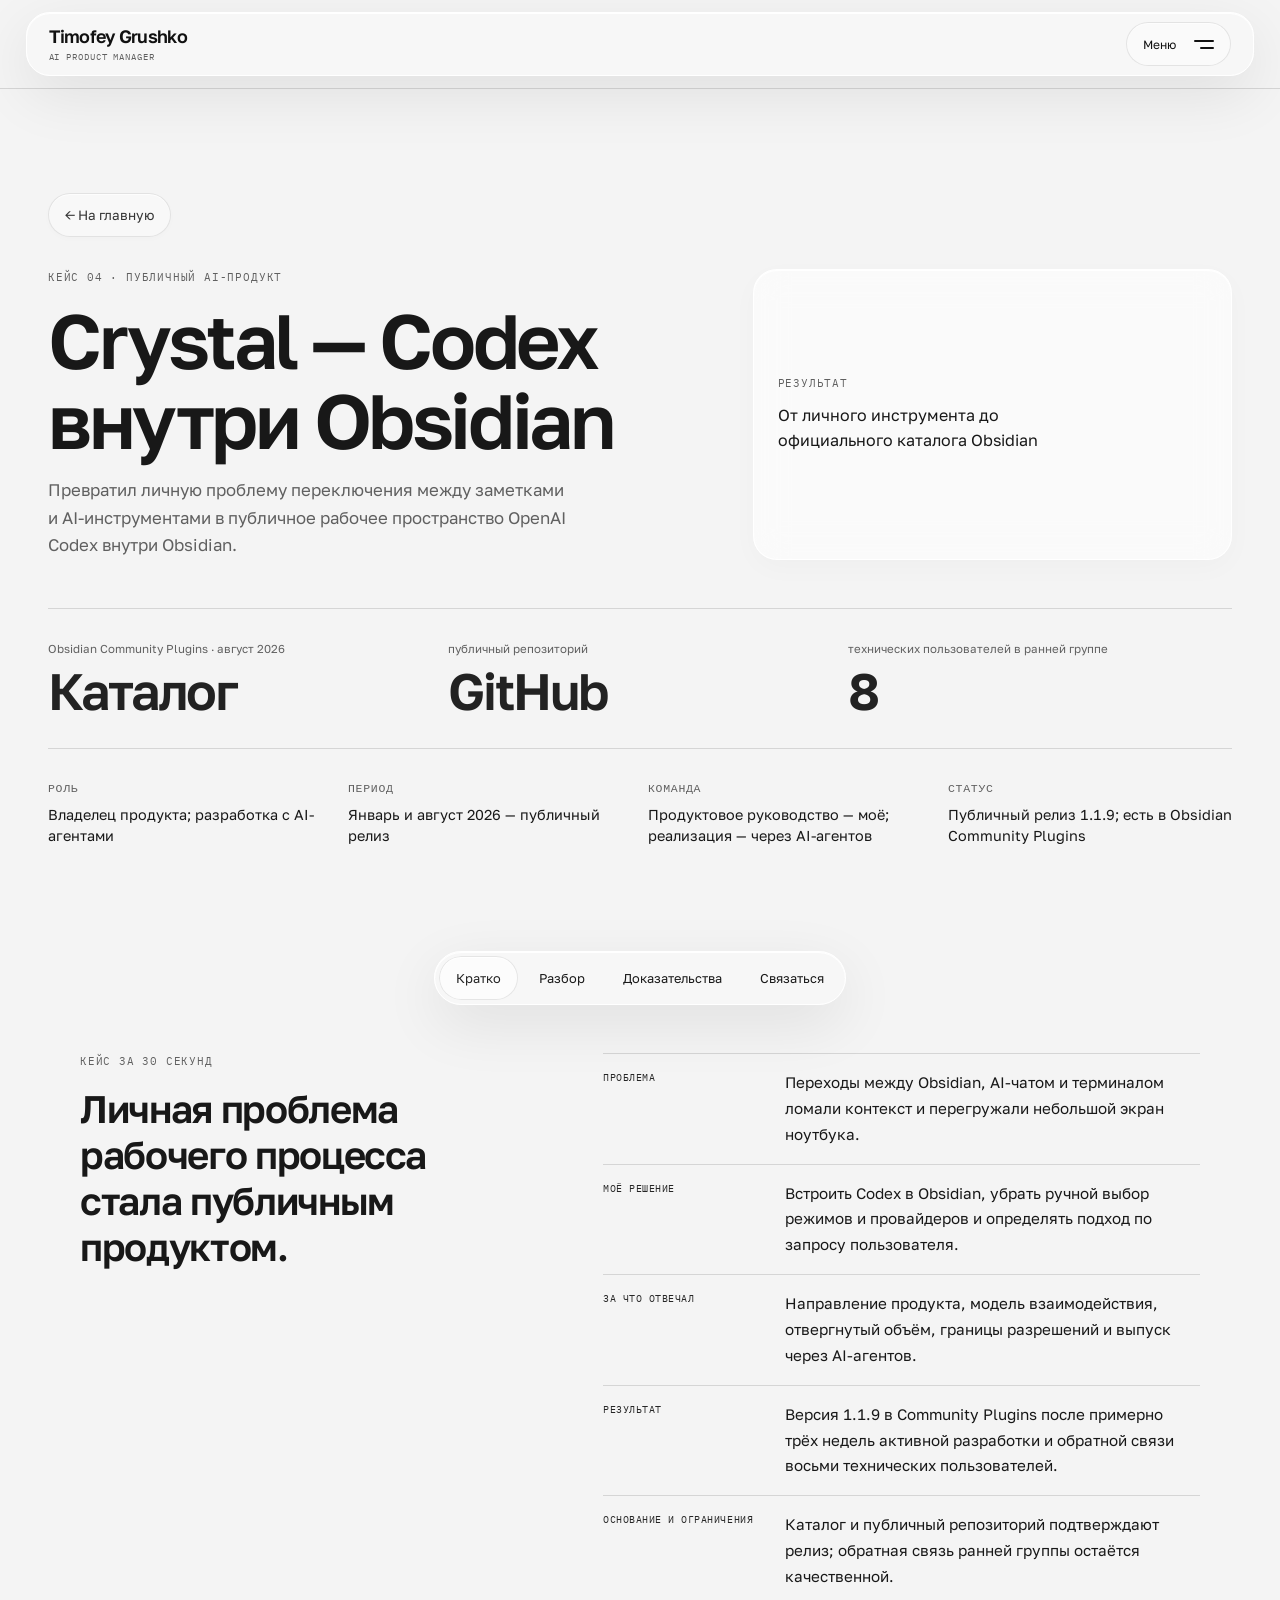
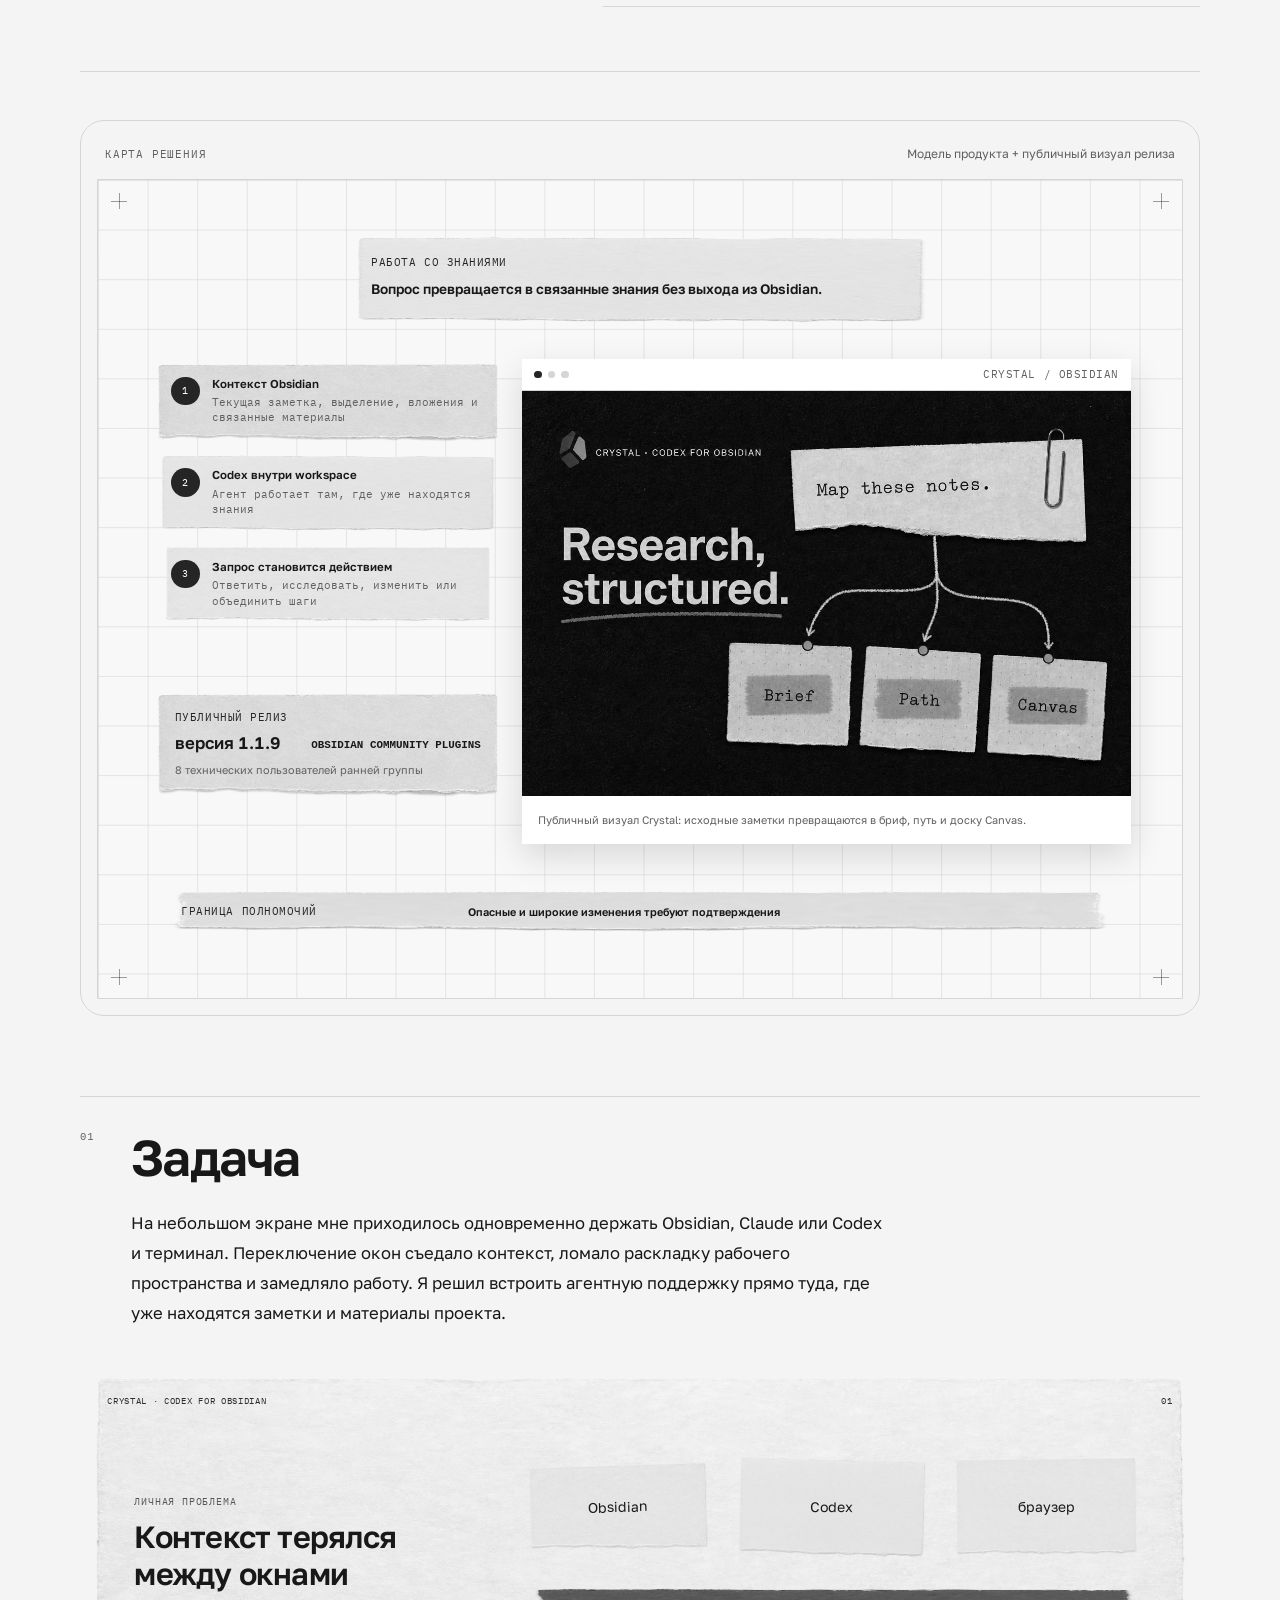
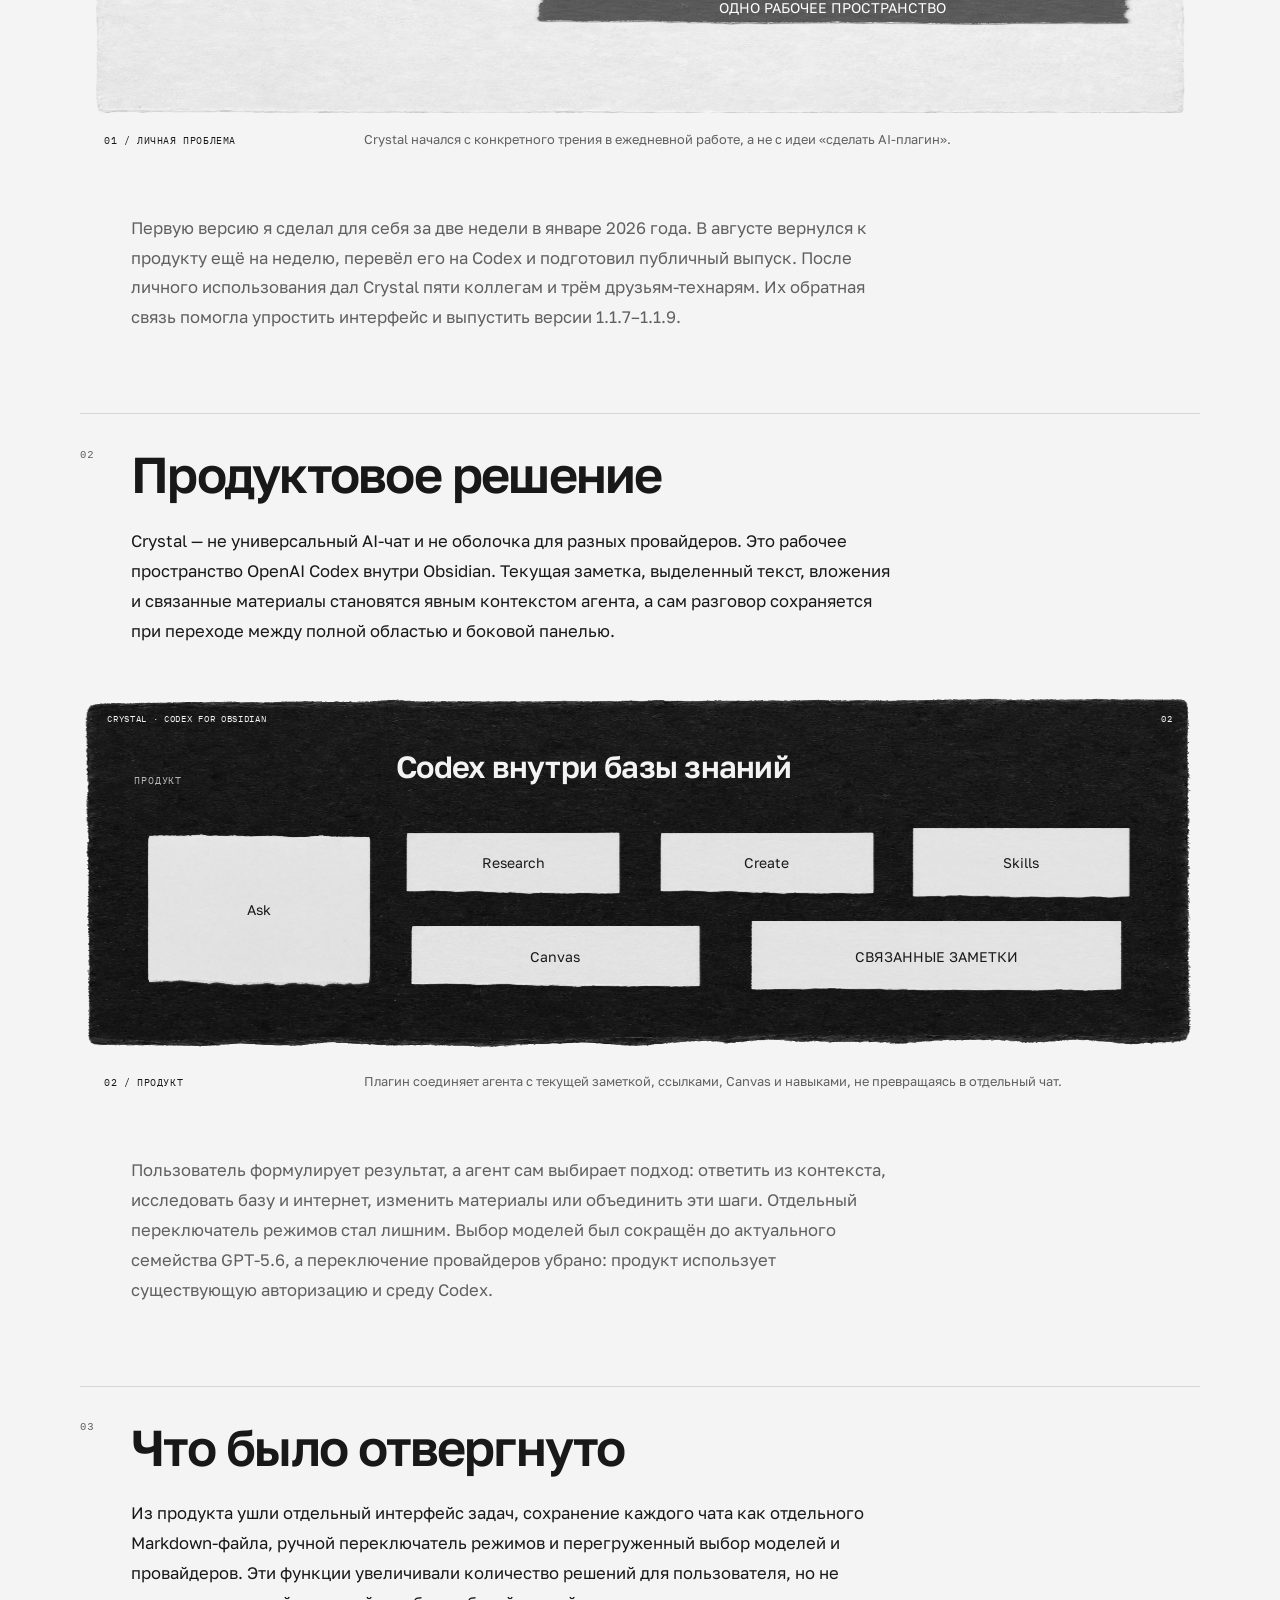
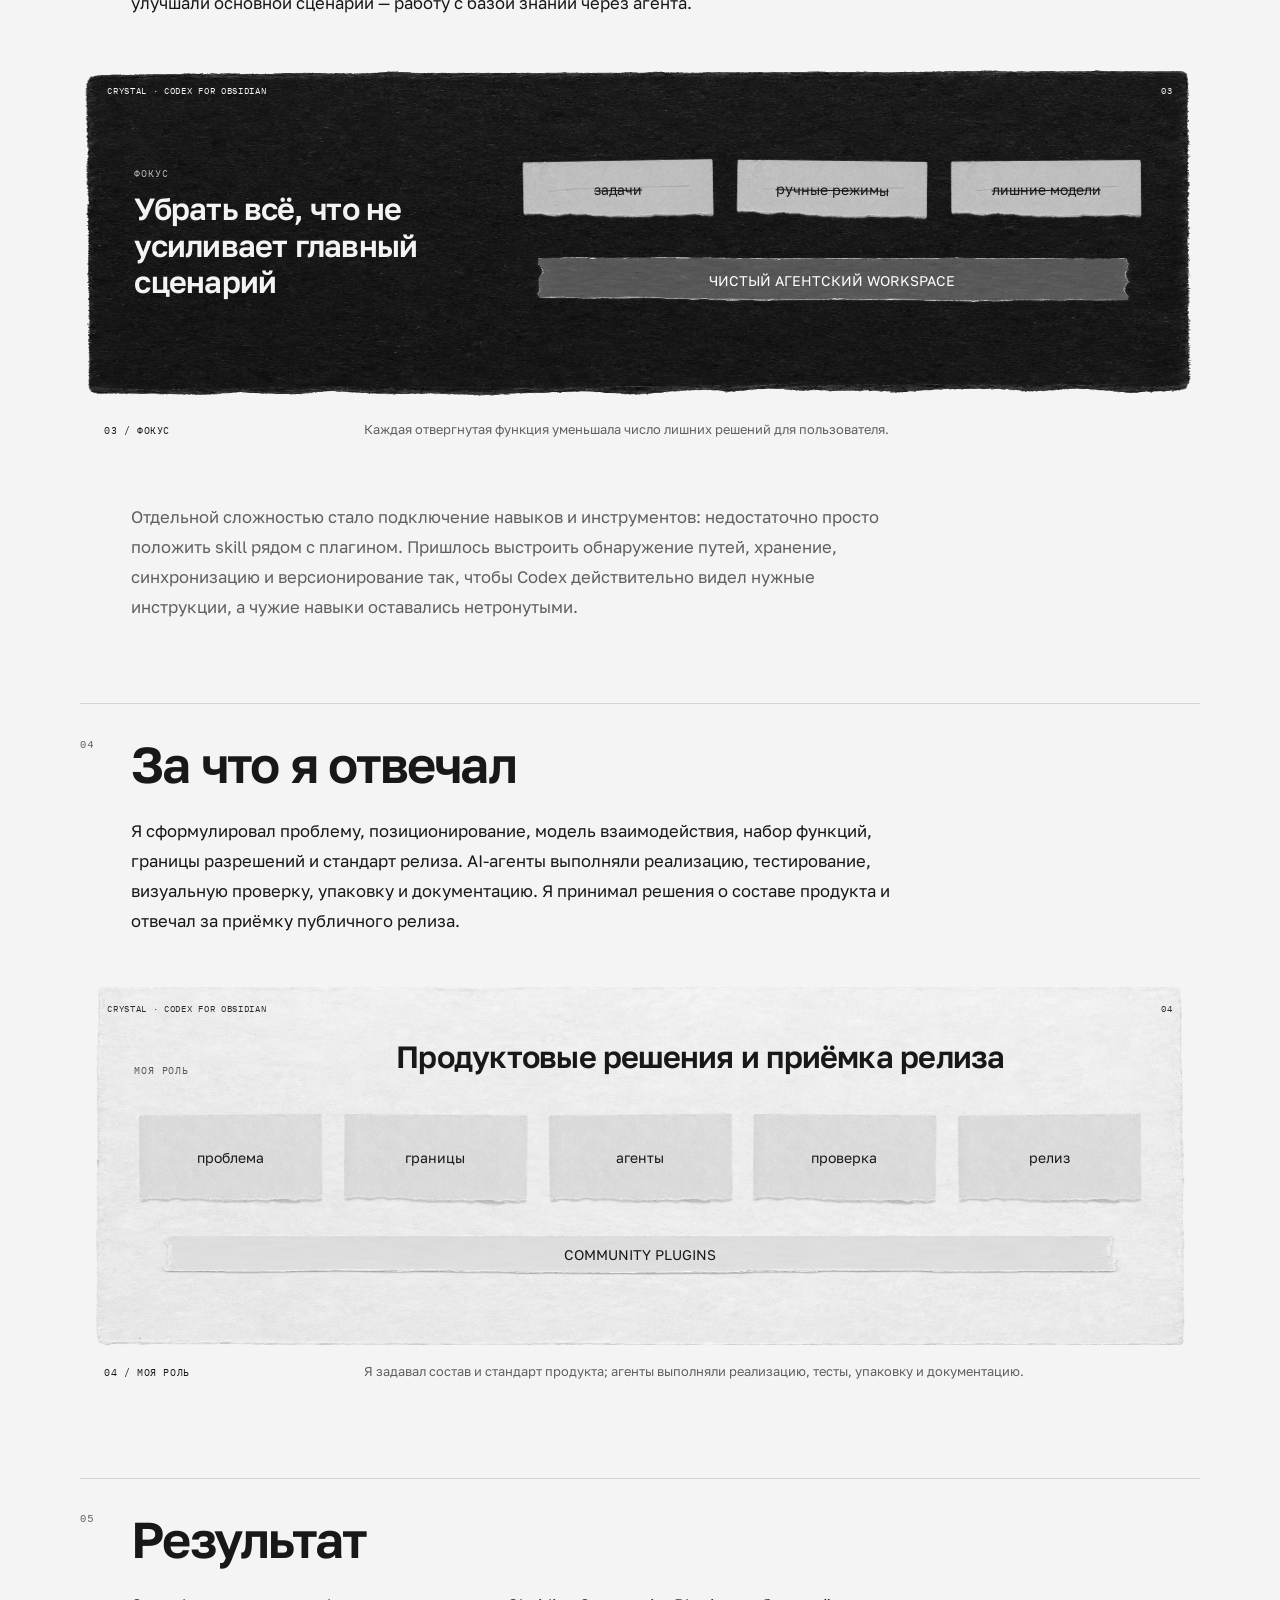
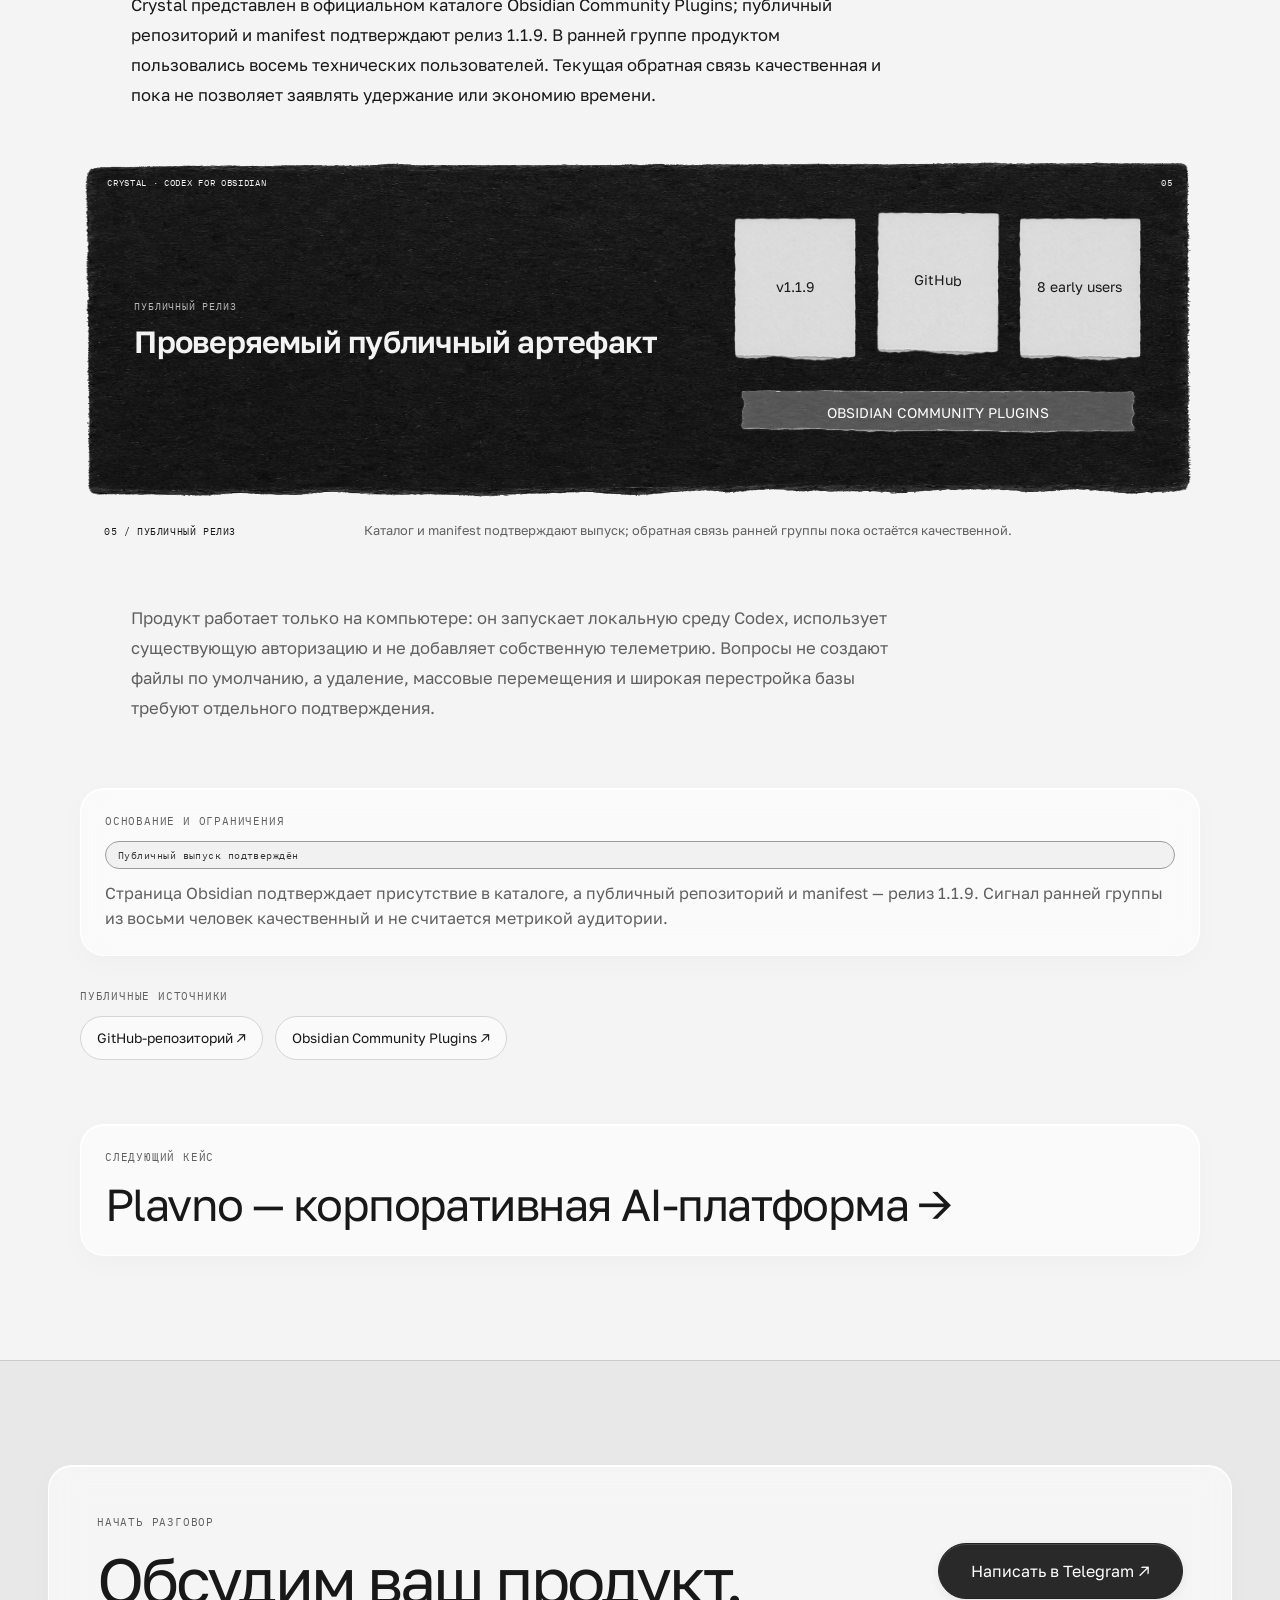
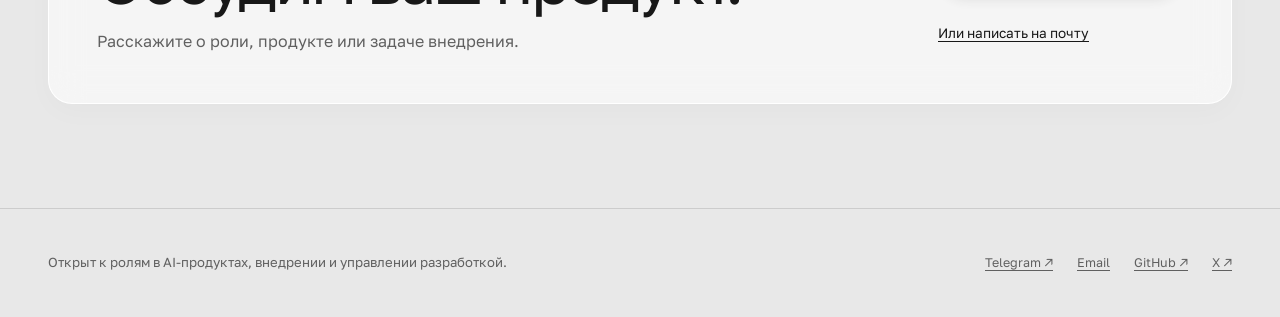
<file: ru/cases/crystal/index.html>
<!DOCTYPE html><html lang="ru"><head><meta charset="UTF-8"><meta name="viewport" content="width=device-width, initial-scale=1, viewport-fit=cover"><meta name="theme-color" content="#f4f4f4"><link rel="preload" href="/fonts/golos-400.ttf" as="font" type="font/ttf" crossorigin><meta name="description" content="Как личная проблема переключения контекста стала публичным рабочим пространством OpenAI Codex внутри Obsidian."><link rel="icon" href="/favicon.svg" type="image/svg+xml"><link rel="canonical" href="https://gvukamolle.github.io/ru/cases/crystal/"><link rel="alternate" hreflang="ru" href="https://gvukamolle.github.io/ru/cases/crystal/"><link rel="alternate" hreflang="en" href="https://gvukamolle.github.io/cases/crystal/"><link rel="alternate" hreflang="x-default" href="https://gvukamolle.github.io/"><meta property="og:type" content="website"><meta property="og:locale" content="ru_RU"><meta property="og:title" content="Crystal — Codex для Obsidian — Тимофей Грушко"><meta property="og:description" content="Как личная проблема переключения контекста стала публичным рабочим пространством OpenAI Codex внутри Obsidian."><meta property="og:url" content="https://gvukamolle.github.io/ru/cases/crystal/"><meta property="og:image" content="https://gvukamolle.github.io/og-default.png"><meta property="og:image:width" content="1200"><meta property="og:image:height" content="630"><meta property="og:image:alt" content="Тимофей Грушко — продакт-менеджер AI-продуктов и разработка с AI-агентами"><meta name="twitter:card" content="summary_large_image"><meta name="twitter:title" content="Crystal — Codex для Obsidian — Тимофей Грушко"><meta name="twitter:description" content="Как личная проблема переключения контекста стала публичным рабочим пространством OpenAI Codex внутри Obsidian."><meta name="twitter:image" content="https://gvukamolle.github.io/og-default.png"><meta name="twitter:image:alt" content="Тимофей Грушко — продакт-менеджер AI-продуктов и разработка с AI-агентами"><title>Crystal — Codex для Obsidian — Тимофей Грушко</title><script type="application/ld+json">{"@context":"https://schema.org","@type":"Person","name":"Timofey Grushko","jobTitle":"Продакт-менеджер AI-продуктов","homeLocation":{"@type":"Place","name":"Moscow"},"email":"mailto:tim.grushko7@gmail.com","sameAs":["https://t.me/gvukamolle","https://github.com/gvukamolle","https://x.com/why_gvukamolle"],"knowsLanguage":["ru","en"]}</script><link rel="stylesheet" href="/_astro/i18n.DCbKfrXa.css"><link rel="stylesheet" href="/_astro/case-pairs.BofZKnwQ.css"><link rel="stylesheet" href="/_astro/BaseLayout.C7VRV1YZ.css"></head><body><a class="skip-link" href="#main">К содержанию</a><header class="site-header tdf-header"><a class="tdf-wordmark" href="/ru/"><span>Timofey Grushko<span class="tdf-edition">AI PRODUCT MANAGER</span></span></a><button id="menu-toggle" class="tdf-menu-toggle" type="button" aria-expanded="false" aria-controls="nav-panel" data-open-label="Закрыть" data-closed-label="Меню"><span id="menu-label">Меню</span><span class="tdf-burger" aria-hidden="true"><i></i><i></i></span></button></header><nav id="nav-panel" class="tdf-nav-panel" aria-label="Основная навигация" hidden><span class="tdf-menu-eyebrow">Навигация</span><a href="/ru/#cases">Кейсы<span aria-hidden="true">↗</span></a><a href="/ru/#experience">Опыт<span aria-hidden="true">↗</span></a><a href="/ru/#method">Метод<span aria-hidden="true">↗</span></a><a href="/ru/#about">Обо мне<span aria-hidden="true">↗</span></a><a href="https://t.me/gvukamolle">Telegram<span aria-hidden="true">↗</span></a><div class="tdf-menu-language"><span>Язык</span><a class="tdf-language" href="/cases/crystal/" data-language-switch data-target-locale="en" data-russian="true" aria-label="Переключить язык на английский"><span>EN</span><span>RU</span></a></div></nav><noscript><style>#menu-toggle{display:none}</style><nav class="tdf-fallback" aria-label="Навигация"><a href="/ru/#cases">Кейсы</a><a href="/ru/#experience">Опыт</a><a href="/ru/#method">Метод</a><a href="/ru/#about">Обо мне</a><a href="https://t.me/gvukamolle">Telegram</a><a href="/cases/crystal/">English</a></nav></noscript><script type="module" src="/_astro/SiteHeader.astro_astro_type_script_index_0_lang.BImIj5Sn.js"></script><main id="main"><script type="application/ld+json">{"@context":"https://schema.org","@type":"CreativeWork","name":"Crystal — Codex внутри Obsidian","abstract":"Превратил личную проблему переключения между заметками и AI-инструментами в публичное рабочее пространство OpenAI Codex внутри Obsidian.","creator":{"@type":"Person","name":"Timofey Grushko"},"inLanguage":"ru","url":"https://gvukamolle.github.io/ru/cases/crystal/","isPartOf":{"@type":"WebSite","name":"Timofey Grushko Portfolio","url":"https://gvukamolle.github.io/"}}</script><article class="case-page case-page--crystal" data-astro-cid-nbtsjepb><header class="case-hero section" data-astro-cid-nbtsjepb><div class="container case-hero__grid" data-astro-cid-nbtsjepb><a class="case-home-link" href="/ru/" data-astro-cid-nbtsjepb>← На главную</a><div class="case-hero__copy" data-astro-cid-nbtsjepb><p class="eyebrow" data-astro-cid-nbtsjepb>Кейс 04 · Публичный AI-продукт</p><h1 data-astro-cid-nbtsjepb>Crystal — Codex внутри Obsidian</h1><p class="case-summary" data-astro-cid-nbtsjepb>Превратил личную проблему переключения между заметками и AI-инструментами в публичное рабочее пространство OpenAI Codex внутри Obsidian.</p></div><div class="case-outcome" data-astro-cid-nbtsjepb><p class="eyebrow" data-astro-cid-nbtsjepb>Результат</p><p data-astro-cid-nbtsjepb>От личного инструмента до официального каталога Obsidian</p></div><dl class="case-metrics" aria-label="Ключевые показатели кейса" data-astro-cid-nbtsjepb><div data-astro-cid-nbtsjepb><dt data-astro-cid-nbtsjepb>Obsidian Community Plugins · август 2026</dt><dd data-astro-cid-nbtsjepb>Каталог</dd></div><div data-astro-cid-nbtsjepb><dt data-astro-cid-nbtsjepb>публичный репозиторий</dt><dd data-astro-cid-nbtsjepb>GitHub</dd></div><div data-astro-cid-nbtsjepb><dt data-astro-cid-nbtsjepb>технических пользователей в ранней группе</dt><dd data-astro-cid-nbtsjepb>8</dd></div></dl><dl class="case-meta" data-case-meta data-astro-cid-nbtsjepb><div data-astro-cid-nbtsjepb><dt data-astro-cid-nbtsjepb>Роль</dt><dd data-astro-cid-nbtsjepb>Владелец продукта; разработка с AI-агентами</dd></div><div data-astro-cid-nbtsjepb><dt data-astro-cid-nbtsjepb>Период</dt><dd data-astro-cid-nbtsjepb>Январь и август 2026 — публичный релиз</dd></div><div data-astro-cid-nbtsjepb><dt data-astro-cid-nbtsjepb>Команда</dt><dd data-astro-cid-nbtsjepb>Продуктовое руководство — моё; реализация — через AI-агентов</dd></div><div data-astro-cid-nbtsjepb><dt data-astro-cid-nbtsjepb>Статус</dt><dd data-astro-cid-nbtsjepb>Публичный релиз 1.1.9; есть в Obsidian Community Plugins</dd></div></dl></div></header><nav class="case-jump-nav" data-case-jump-nav aria-label="Разделы кейса" data-astro-cid-nbtsjepb><div class="container" data-astro-cid-nbtsjepb><a href="#overview" aria-current="location" data-astro-cid-nbtsjepb>Кратко</a><a href="#story" data-astro-cid-nbtsjepb>Разбор</a><a href="#evidence" data-astro-cid-nbtsjepb>Доказательства</a><a href="#contact" data-astro-cid-nbtsjepb>Связаться</a></div></nav><script>
      const initializeCaseNavigation = () => {
        const jumpNav = document.querySelector('[data-case-jump-nav]');
        if (!jumpNav) return;
        const links = [...jumpNav.querySelectorAll('a[href^="#"]')];
        const sections = links.map((link) => document.querySelector(link.getAttribute('href'))).filter(Boolean);
        if (!sections.length) return;
        let frame = 0;
        const updateCurrentSection = () => {
          frame = 0;
          const threshold = jumpNav.getBoundingClientRect().bottom + 16;
          let current = sections[0];
          for (const section of sections) {
            if (section.getBoundingClientRect().top <= threshold) current = section;
          }
          const atDocumentEnd = Math.ceil(scrollY + innerHeight) >= document.documentElement.scrollHeight - 2;
          if (atDocumentEnd) current = sections[sections.length - 1];
          links.forEach((link) => {
            if (link.getAttribute('href') === `#${current.id}`) link.setAttribute('aria-current', 'location');
            else link.removeAttribute('aria-current');
          });
        };
        const requestUpdate = () => {
          if (!frame) frame = requestAnimationFrame(updateCurrentSection);
        };
        addEventListener('scroll', requestUpdate, { passive: true });
        addEventListener('resize', requestUpdate);
        addEventListener('hashchange', requestUpdate);
        updateCurrentSection();
        // Native fragment positioning can precede fonts and story-figure placement.
        const initialEvidence = location.hash === '#evidence';
        let userMoved = false;
        for (const name of ['wheel', 'touchstart', 'pointerdown', 'keydown']) {
          addEventListener(name, () => { userMoved = true; }, { once: true, passive: true });
        }
        document.fonts.ready.then(() => requestAnimationFrame(() => {
          if (initialEvidence && !userMoved && location.hash === '#evidence') {
            document.getElementById('evidence')?.scrollIntoView({ block: 'start', behavior: 'instant' });
            requestUpdate();
          }
        }));
      };
      if (document.readyState === 'loading') document.addEventListener('DOMContentLoaded', initializeCaseNavigation, { once: true });
      else initializeCaseNavigation();
    </script><div id="overview" class="container case-reading anchor-section" data-astro-cid-nbtsjepb><section class="case-snapshot" aria-labelledby="snapshot-heading" data-astro-cid-wzcup7eo><div class="case-snapshot__heading" data-astro-cid-wzcup7eo><p class="eyebrow" data-astro-cid-wzcup7eo>Кейс за 30 секунд</p><h2 id="snapshot-heading" data-astro-cid-wzcup7eo>Личная проблема рабочего процесса стала публичным продуктом.</h2></div><dl data-astro-cid-wzcup7eo><div data-astro-cid-wzcup7eo><dt data-astro-cid-wzcup7eo>Проблема</dt><dd data-astro-cid-wzcup7eo>Переходы между Obsidian, AI-чатом и терминалом ломали контекст и перегружали небольшой экран ноутбука.</dd></div><div data-astro-cid-wzcup7eo><dt data-astro-cid-wzcup7eo>Моё решение</dt><dd data-astro-cid-wzcup7eo>Встроить Codex в Obsidian, убрать ручной выбор режимов и провайдеров и определять подход по запросу пользователя.</dd></div><div data-astro-cid-wzcup7eo><dt data-astro-cid-wzcup7eo>За что отвечал</dt><dd data-astro-cid-wzcup7eo>Направление продукта, модель взаимодействия, отвергнутый объём, границы разрешений и выпуск через AI-агентов.</dd></div><div data-astro-cid-wzcup7eo><dt data-astro-cid-wzcup7eo>Результат</dt><dd data-astro-cid-wzcup7eo>Версия 1.1.9 в Community Plugins после примерно трёх недель активной разработки и обратной связи восьми технических пользователей.</dd></div><div data-astro-cid-wzcup7eo><dt data-astro-cid-wzcup7eo>Основание и ограничения</dt><dd data-astro-cid-wzcup7eo>Каталог и публичный репозиторий подтверждают релиз; обратная связь ранней группы остаётся качественной.</dd></div></dl></section><figure class="case-artifact case-artifact--crystal" data-astro-cid-r4fpj7zg><figcaption data-astro-cid-r4fpj7zg><span class="eyebrow" data-astro-cid-r4fpj7zg>Карта решения</span><strong data-astro-cid-r4fpj7zg>Модель продукта + публичный визуал релиза</strong></figcaption><div class="artifact-canvas artifact-canvas--crystal" data-astro-cid-r4fpj7zg><i class="artifact-register artifact-register--tl" aria-hidden="true" data-astro-cid-r4fpj7zg></i><i class="artifact-register artifact-register--tr" aria-hidden="true" data-astro-cid-r4fpj7zg></i><i class="artifact-register artifact-register--bl" aria-hidden="true" data-astro-cid-r4fpj7zg></i><i class="artifact-register artifact-register--br" aria-hidden="true" data-astro-cid-r4fpj7zg></i><i class="artifact-dots artifact-dots--tr" aria-hidden="true" data-astro-cid-r4fpj7zg></i><i class="artifact-dots artifact-dots--bl" aria-hidden="true" data-astro-cid-r4fpj7zg></i><section class="diagram-shell crystal-diagram" data-astro-cid-r4fpj7zg><header class="artifact-question" data-astro-cid-r4fpj7zg><span data-astro-cid-r4fpj7zg>Работа со знаниями</span><strong data-astro-cid-r4fpj7zg>Вопрос превращается в связанные знания без выхода из Obsidian.</strong></header><div class="crystal-map" data-astro-cid-r4fpj7zg><ol class="crystal-flow" data-astro-cid-r4fpj7zg><li data-astro-cid-r4fpj7zg><span data-astro-cid-r4fpj7zg>1</span><strong data-astro-cid-r4fpj7zg>Контекст Obsidian</strong><small data-astro-cid-r4fpj7zg>Текущая заметка, выделение, вложения и связанные материалы</small></li><li data-astro-cid-r4fpj7zg><span data-astro-cid-r4fpj7zg>2</span><strong data-astro-cid-r4fpj7zg>Codex внутри workspace</strong><small data-astro-cid-r4fpj7zg>Агент работает там, где уже находятся знания</small></li><li data-astro-cid-r4fpj7zg><span data-astro-cid-r4fpj7zg>3</span><strong data-astro-cid-r4fpj7zg>Запрос становится действием</strong><small data-astro-cid-r4fpj7zg>Ответить, исследовать, изменить или объединить шаги</small></li></ol><div class="crystal-screen" data-astro-cid-r4fpj7zg><div class="crystal-screen__bar" aria-hidden="true" data-astro-cid-r4fpj7zg><i data-astro-cid-r4fpj7zg></i><i data-astro-cid-r4fpj7zg></i><i data-astro-cid-r4fpj7zg></i><span data-astro-cid-r4fpj7zg>CRYSTAL / OBSIDIAN</span></div><picture data-astro-cid-r4fpj7zg><source srcset="/images/crystal-product.avif" type="image/avif" data-astro-cid-r4fpj7zg><img src="/images/crystal-product.png" width="1200" height="800" loading="eager" fetchpriority="high" decoding="async" alt="Визуал Crystal: заметки преобразуются в бриф, путь и доску Canvas." data-astro-cid-r4fpj7zg></picture><p data-astro-cid-r4fpj7zg>Публичный визуал Crystal: исходные заметки превращаются в бриф, путь и доску Canvas.</p></div><aside class="crystal-release" aria-label="Публичный релиз" data-astro-cid-r4fpj7zg><span data-astro-cid-r4fpj7zg>Публичный релиз</span><strong data-astro-cid-r4fpj7zg>версия 1.1.9</strong><b data-astro-cid-r4fpj7zg>Obsidian Community Plugins</b><i data-astro-cid-r4fpj7zg>8 технических пользователей ранней группы</i></aside></div><footer class="crystal-permission" data-astro-cid-r4fpj7zg><span data-astro-cid-r4fpj7zg>Граница полномочий</span><strong data-astro-cid-r4fpj7zg>Опасные и широкие изменения требуют подтверждения</strong></footer></section></div></figure><div id="story" class="case-prose anchor-section" data-case-story data-astro-cid-nbtsjepb><h2 id="задача">Задача</h2>
<p>На небольшом экране мне приходилось одновременно держать Obsidian, Claude или Codex и терминал. Переключение окон съедало контекст, ломало раскладку рабочего пространства и замедляло работу. Я решил встроить агентную поддержку прямо туда, где уже находятся заметки и материалы проекта.</p>
<p>Первую версию я сделал для себя за две недели в январе 2026 года. В августе вернулся к продукту ещё на неделю, перевёл его на Codex и подготовил публичный выпуск. После личного использования дал Crystal пяти коллегам и трём друзьям-технарям. Их обратная связь помогла упростить интерфейс и выпустить версии 1.1.7–1.1.9.</p>
<h2 id="продуктовое-решение">Продуктовое решение</h2>
<p>Crystal — не универсальный AI-чат и не оболочка для разных провайдеров. Это рабочее пространство OpenAI Codex внутри Obsidian. Текущая заметка, выделенный текст, вложения и связанные материалы становятся явным контекстом агента, а сам разговор сохраняется при переходе между полной областью и боковой панелью.</p>
<p>Пользователь формулирует результат, а агент сам выбирает подход: ответить из контекста, исследовать базу и интернет, изменить материалы или объединить эти шаги. Отдельный переключатель режимов стал лишним. Выбор моделей был сокращён до актуального семейства GPT-5.6, а переключение провайдеров убрано: продукт использует существующую авторизацию и среду Codex.</p>
<h2 id="что-было-отвергнуто">Что было отвергнуто</h2>
<p>Из продукта ушли отдельный интерфейс задач, сохранение каждого чата как отдельного Markdown-файла, ручной переключатель режимов и перегруженный выбор моделей и провайдеров. Эти функции увеличивали количество решений для пользователя, но не улучшали основной сценарий — работу с базой знаний через агента.</p>
<p>Отдельной сложностью стало подключение навыков и инструментов: недостаточно просто положить skill рядом с плагином. Пришлось выстроить обнаружение путей, хранение, синхронизацию и версионирование так, чтобы Codex действительно видел нужные инструкции, а чужие навыки оставались нетронутыми.</p>
<h2 id="за-что-я-отвечал">За что я отвечал</h2>
<p>Я сформулировал проблему, позиционирование, модель взаимодействия, набор функций, границы разрешений и стандарт релиза. AI-агенты выполняли реализацию, тестирование, визуальную проверку, упаковку и документацию. Я принимал решения о составе продукта и отвечал за приёмку публичного релиза.</p>
<h2 id="evidence" class="anchor-section">Результат</h2>
<p>Crystal представлен в официальном каталоге Obsidian Community Plugins; публичный репозиторий и manifest подтверждают релиз 1.1.9. В ранней группе продуктом пользовались восемь технических пользователей. Текущая обратная связь качественная и пока не позволяет заявлять удержание или экономию времени.</p>
<p>Продукт работает только на компьютере: он запускает локальную среду Codex, использует существующую авторизацию и не добавляет собственную телеметрию. Вопросы не создают файлы по умолчанию, а удаление, массовые перемещения и широкая перестройка базы требуют отдельного подтверждения.</p>
</div><div class="story-visual-pool" data-story-visual-pool data-astro-cid-mmtgxxj7><figure class="story-visual story-visual--signal story-visual--case-crystal" data-story-visual data-story-index="0" data-astro-cid-mmtgxxj7><div class="crystal-collage" aria-hidden="true" data-astro-cid-mmtgxxj7><header data-astro-cid-mmtgxxj7><span data-astro-cid-mmtgxxj7>CRYSTAL · CODEX FOR OBSIDIAN</span><i data-astro-cid-mmtgxxj7>01</i></header><div class="crystal-collage__question" data-astro-cid-mmtgxxj7><small data-astro-cid-mmtgxxj7>Личная проблема</small><strong data-astro-cid-mmtgxxj7>Контекст терялся между окнами</strong></div><div class="crystal-collage__workspace" data-astro-cid-mmtgxxj7><span data-astro-cid-mmtgxxj7>Obsidian</span><span data-astro-cid-mmtgxxj7>Codex</span><span data-astro-cid-mmtgxxj7>браузер</span><b data-astro-cid-mmtgxxj7>одно рабочее пространство</b></div></div><figcaption data-astro-cid-mmtgxxj7><strong data-astro-cid-mmtgxxj7>01 / Личная проблема</strong><span data-astro-cid-mmtgxxj7>Crystal начался с конкретного трения в ежедневной работе, а не с идеи «сделать AI-плагин».</span></figcaption></figure><figure class="story-visual story-visual--system story-visual--case-crystal" data-story-visual data-story-index="1" data-astro-cid-mmtgxxj7><div class="crystal-collage" aria-hidden="true" data-astro-cid-mmtgxxj7><header data-astro-cid-mmtgxxj7><span data-astro-cid-mmtgxxj7>CRYSTAL · CODEX FOR OBSIDIAN</span><i data-astro-cid-mmtgxxj7>02</i></header><div class="crystal-collage__question" data-astro-cid-mmtgxxj7><small data-astro-cid-mmtgxxj7>Продукт</small><strong data-astro-cid-mmtgxxj7>Codex внутри базы знаний</strong></div><div class="crystal-collage__workspace" data-astro-cid-mmtgxxj7><span data-astro-cid-mmtgxxj7>Ask</span><span data-astro-cid-mmtgxxj7>Research</span><span data-astro-cid-mmtgxxj7>Create</span><span data-astro-cid-mmtgxxj7>Skills</span><span data-astro-cid-mmtgxxj7>Canvas</span><b data-astro-cid-mmtgxxj7>связанные заметки</b></div></div><figcaption data-astro-cid-mmtgxxj7><strong data-astro-cid-mmtgxxj7>02 / Продукт</strong><span data-astro-cid-mmtgxxj7>Плагин соединяет агента с текущей заметкой, ссылками, Canvas и навыками, не превращаясь в отдельный чат.</span></figcaption></figure><figure class="story-visual story-visual--decision story-visual--case-crystal" data-story-visual data-story-index="2" data-astro-cid-mmtgxxj7><div class="crystal-collage" aria-hidden="true" data-astro-cid-mmtgxxj7><header data-astro-cid-mmtgxxj7><span data-astro-cid-mmtgxxj7>CRYSTAL · CODEX FOR OBSIDIAN</span><i data-astro-cid-mmtgxxj7>03</i></header><div class="crystal-collage__question" data-astro-cid-mmtgxxj7><small data-astro-cid-mmtgxxj7>Фокус</small><strong data-astro-cid-mmtgxxj7>Убрать всё, что не усиливает главный сценарий</strong></div><div class="crystal-collage__workspace" data-astro-cid-mmtgxxj7><span data-astro-cid-mmtgxxj7>задачи</span><span data-astro-cid-mmtgxxj7>ручные режимы</span><span data-astro-cid-mmtgxxj7>лишние модели</span><b data-astro-cid-mmtgxxj7>чистый агентский workspace</b></div></div><figcaption data-astro-cid-mmtgxxj7><strong data-astro-cid-mmtgxxj7>03 / Фокус</strong><span data-astro-cid-mmtgxxj7>Каждая отвергнутая функция уменьшала число лишних решений для пользователя.</span></figcaption></figure><figure class="story-visual story-visual--process story-visual--case-crystal" data-story-visual data-story-index="3" data-astro-cid-mmtgxxj7><div class="crystal-collage" aria-hidden="true" data-astro-cid-mmtgxxj7><header data-astro-cid-mmtgxxj7><span data-astro-cid-mmtgxxj7>CRYSTAL · CODEX FOR OBSIDIAN</span><i data-astro-cid-mmtgxxj7>04</i></header><div class="crystal-collage__question" data-astro-cid-mmtgxxj7><small data-astro-cid-mmtgxxj7>Моя роль</small><strong data-astro-cid-mmtgxxj7>Продуктовые решения и приёмка релиза</strong></div><div class="crystal-collage__workspace" data-astro-cid-mmtgxxj7><span data-astro-cid-mmtgxxj7>проблема</span><span data-astro-cid-mmtgxxj7>границы</span><span data-astro-cid-mmtgxxj7>агенты</span><span data-astro-cid-mmtgxxj7>проверка</span><span data-astro-cid-mmtgxxj7>релиз</span><b data-astro-cid-mmtgxxj7>Community Plugins</b></div></div><figcaption data-astro-cid-mmtgxxj7><strong data-astro-cid-mmtgxxj7>04 / Моя роль</strong><span data-astro-cid-mmtgxxj7>Я задавал состав и стандарт продукта; агенты выполняли реализацию, тесты, упаковку и документацию.</span></figcaption></figure><figure class="story-visual story-visual--evidence story-visual--case-crystal" data-story-visual data-story-index="4" data-astro-cid-mmtgxxj7><div class="crystal-collage" aria-hidden="true" data-astro-cid-mmtgxxj7><header data-astro-cid-mmtgxxj7><span data-astro-cid-mmtgxxj7>CRYSTAL · CODEX FOR OBSIDIAN</span><i data-astro-cid-mmtgxxj7>05</i></header><div class="crystal-collage__question" data-astro-cid-mmtgxxj7><small data-astro-cid-mmtgxxj7>Публичный релиз</small><strong data-astro-cid-mmtgxxj7>Проверяемый публичный артефакт</strong></div><div class="crystal-collage__workspace" data-astro-cid-mmtgxxj7><span data-astro-cid-mmtgxxj7>v1.1.9</span><span data-astro-cid-mmtgxxj7>GitHub</span><span data-astro-cid-mmtgxxj7>8 early users</span><b data-astro-cid-mmtgxxj7>Obsidian Community Plugins</b></div></div><figcaption data-astro-cid-mmtgxxj7><strong data-astro-cid-mmtgxxj7>05 / Публичный релиз</strong><span data-astro-cid-mmtgxxj7>Каталог и manifest подтверждают выпуск; обратная связь ранней группы пока остаётся качественной.</span></figcaption></figure></div><script type="module">var e=()=>{document.querySelectorAll(`[data-case-story]`).forEach(e=>{if(!(e instanceof HTMLElement)||e.dataset.visualsReady===`true`)return;let t=e.parentElement?.querySelector(`[data-story-visual-pool]`);if(!(t instanceof HTMLElement))return;let n=[...e.querySelectorAll(`:scope > h2`)];[...t.querySelectorAll(`[data-story-visual]`)].forEach((e,t)=>{let r=n[t];!(e instanceof HTMLElement)||!(r instanceof HTMLElement)||(r.nextElementSibling??r).after(e)}),t.remove(),e.dataset.visualsReady=`true`})};document.readyState===`loading`?document.addEventListener(`DOMContentLoaded`,e,{once:!0}):e();</script><aside id="evidence-limits" class="case-evidence anchor-section" data-evidence-boundary aria-labelledby="evidence-boundary-heading" data-astro-cid-nbtsjepb><p class="eyebrow" id="evidence-boundary-heading" data-astro-cid-nbtsjepb>Основание и ограничения</p><span class="evidence-badge evidence-badge--public-proof" data-astro-cid-rlb4oqut>Публичный выпуск подтверждён</span><p data-astro-cid-nbtsjepb>Страница Obsidian подтверждает присутствие в каталоге, а публичный репозиторий и manifest — релиз 1.1.9. Сигнал ранней группы из восьми человек качественный и не считается метрикой аудитории.</p></aside><section class="case-proof" aria-labelledby="proof-heading" data-astro-cid-nbtsjepb><p class="eyebrow" id="proof-heading" data-astro-cid-nbtsjepb>Публичные источники</p><ul data-astro-cid-nbtsjepb><li data-astro-cid-nbtsjepb><a href="https://github.com/gvukamolle/Crystal" target="_blank" rel="noreferrer" data-astro-cid-nbtsjepb>GitHub-репозиторий ↗</a></li><li data-astro-cid-nbtsjepb><a href="https://community.obsidian.md/plugins/crystal-cli-llm" target="_blank" rel="noreferrer" data-astro-cid-nbtsjepb>Obsidian Community Plugins ↗</a></li></ul></section><nav class="case-next" aria-label="Следующий кейс" data-astro-cid-nbtsjepb><a href="/ru/cases/plavno-ai/" data-astro-cid-nbtsjepb><span class="eyebrow" data-astro-cid-nbtsjepb>Следующий кейс</span><strong data-astro-cid-nbtsjepb>Plavno — корпоративная AI-платформа →</strong></a></nav></div></article><section id="contact" class="contact-cta section anchor-section" aria-labelledby="contact-heading" data-astro-cid-tv4n2zuu><div class="container contact-cta__inner" data-astro-cid-tv4n2zuu><div class="contact-cta__copy" data-astro-cid-tv4n2zuu><p class="eyebrow" data-astro-cid-tv4n2zuu>Начать разговор</p><h2 id="contact-heading" data-astro-cid-tv4n2zuu>Обсудим ваш продукт.</h2><p data-astro-cid-tv4n2zuu>Расскажите о роли, продукте или задаче внедрения.</p></div><div class="contact-cta__actions" data-astro-cid-tv4n2zuu><a class="contact-cta__button" href="https://t.me/gvukamolle" target="_blank" rel="me noreferrer" data-astro-cid-tv4n2zuu>Написать в Telegram ↗</a><a class="contact-cta__email" href="mailto:tim.grushko7@gmail.com" data-astro-cid-tv4n2zuu>Или написать на почту</a></div></div></section></main><footer class="site-footer" data-astro-cid-nns7i3if><div class="container footer-inner" data-astro-cid-nns7i3if><p data-astro-cid-nns7i3if>Открыт к ролям в AI-продуктах, внедрении и управлении разработкой.</p><nav aria-label="Ссылки для связи" data-astro-cid-nns7i3if><a href="https://t.me/gvukamolle" target="_blank" rel="me noreferrer" data-astro-cid-nns7i3if>Telegram ↗</a><a href="mailto:tim.grushko7@gmail.com" data-astro-cid-nns7i3if>Email</a><a href="https://github.com/gvukamolle" target="_blank" rel="me noreferrer" data-astro-cid-nns7i3if>GitHub ↗</a><a href="https://x.com/why_gvukamolle" target="_blank" rel="me noreferrer" data-astro-cid-nns7i3if>X ↗</a></nav></div></footer><script type="module">var e=matchMedia(`(prefers-reduced-motion: reduce)`),t=matchMedia(`(min-width: 821px) and (hover: hover) and (pointer: fine)`),n=new Set,r=(t,r,i)=>{if(e.matches)return;let a=t.animate(r,i);n.add(a);let o=()=>n.delete(a);a.addEventListener(`finish`,o,{once:!0}),a.addEventListener(`cancel`,o,{once:!0})},i=`cubic-bezier(.2,.8,.2,1)`,a=new WeakSet,o=n=>{a.has(n)||(a.add(n),!e.matches&&(t.matches&&r(n,[{transform:`translateY(10px)`},{transform:`translateY(0)`}],{duration:480,easing:i}),t.matches&&n.querySelectorAll(`.preview-diagram .wire, .case-diagram svg > path`).forEach((e,t)=>{let n=e.getTotalLength();!Number.isFinite(n)||n<30||r(e,[{strokeDasharray:`${n}`,strokeDashoffset:n},{strokeDasharray:`${n}`,strokeDashoffset:0}],{duration:620,delay:Math.min(t*35,140),easing:i})})))},s=new IntersectionObserver(e=>{for(let t of e)t.isIntersecting&&(o(t.target),s.unobserve(t.target))},{threshold:.08}),c=()=>{document.querySelectorAll(`.case-card__visual, [data-story-visual]`).forEach(e=>s.observe(e))};document.readyState===`loading`?document.addEventListener(`DOMContentLoaded`,c,{once:!0}):c(),e.addEventListener(`change`,()=>{if(e.matches)for(let e of n)e.cancel()}),window.addEventListener(`pagehide`,()=>{s.disconnect();for(let e of n)e.cancel()}),window.addEventListener(`pageshow`,e=>{e.persisted&&c()});</script><script type="module">function e(){document.querySelector(`.case-page`)||document.querySelectorAll(`main .anchor-section`).forEach(e=>{let t=e.querySelector(`h2`);if(!t)return;let n=t.getBoundingClientRect().top-e.getBoundingClientRect().top;e.style.setProperty(`--anchor-heading-inset`,`${n}px`)})}e(),window.addEventListener(`resize`,e),document.addEventListener(`portfolio:language-changed`,e),document.fonts.ready.then(()=>{if(e(),!document.querySelector(`.case-page`)&&location.hash){let e=document.getElementById(decodeURIComponent(location.hash.slice(1)));e?.matches(`.anchor-section`)&&e.scrollIntoView({behavior:`instant`,block:`start`})}});</script></body></html>
</file>
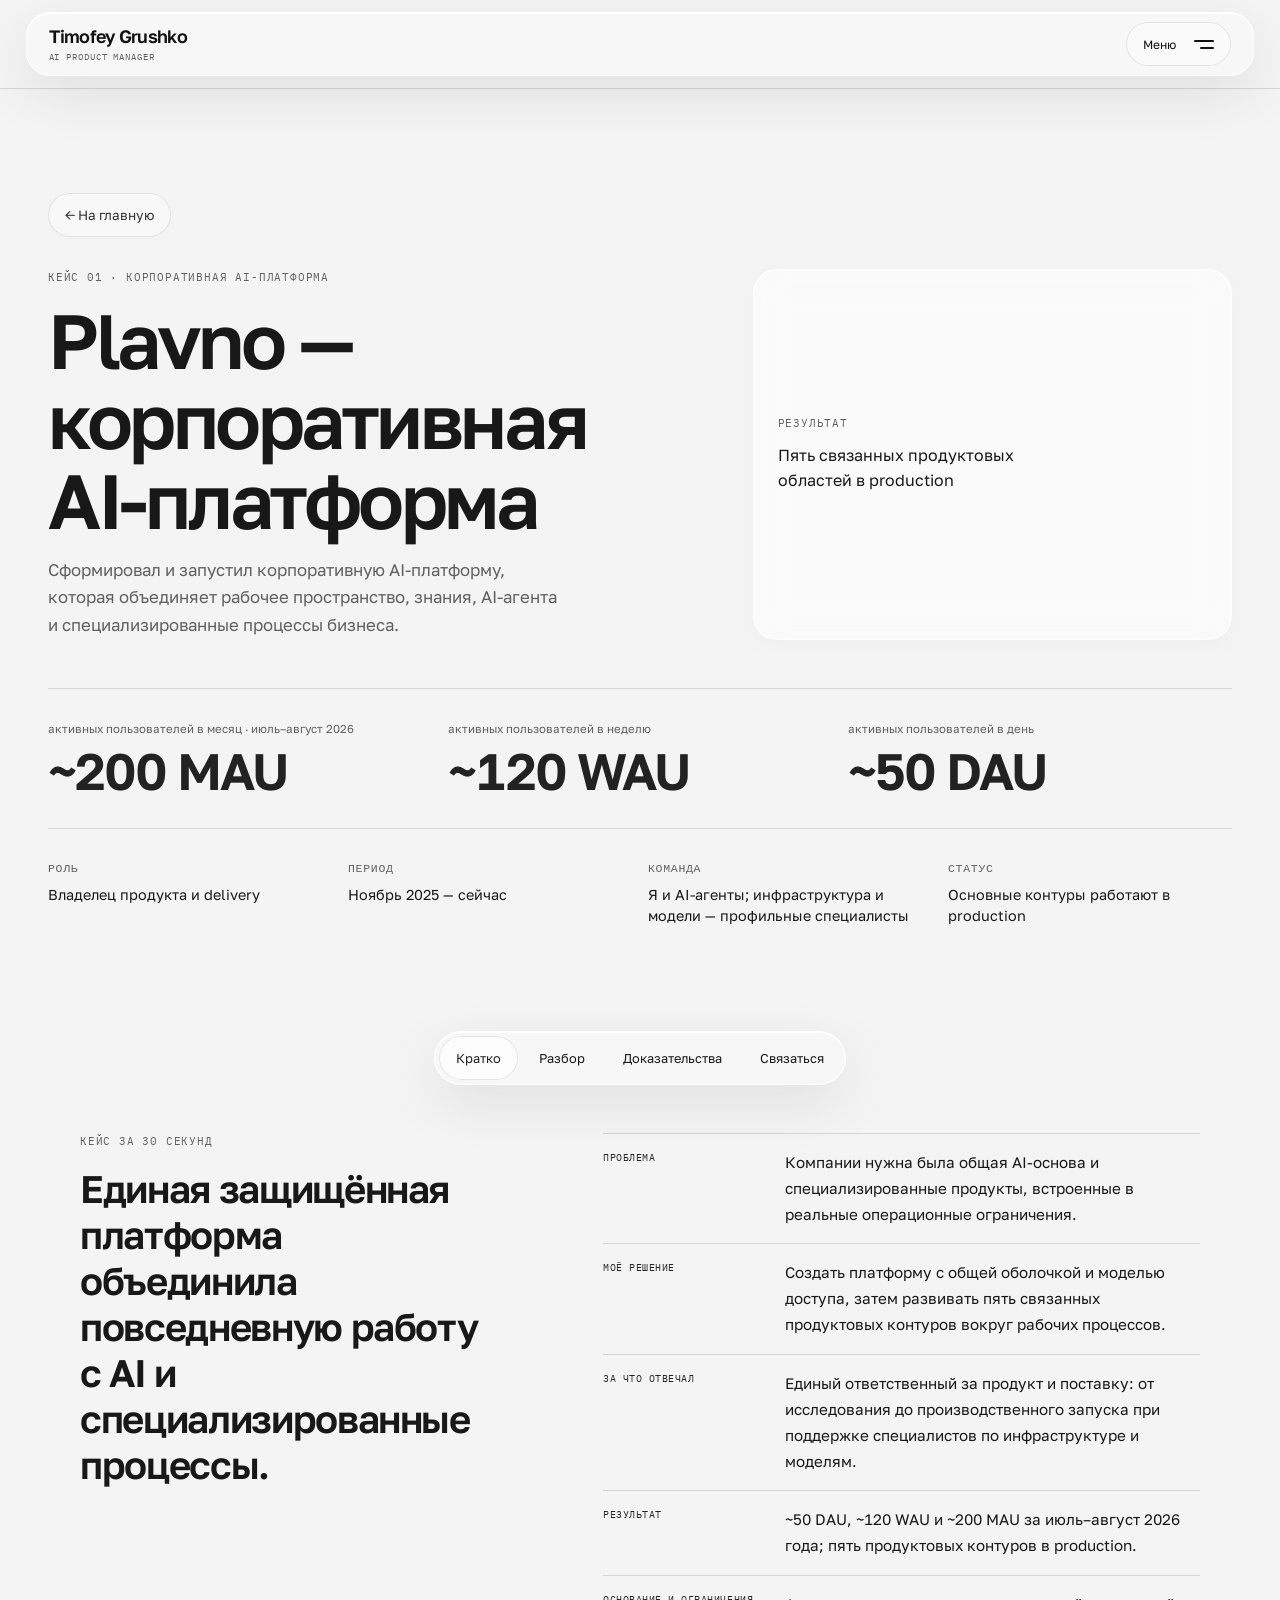
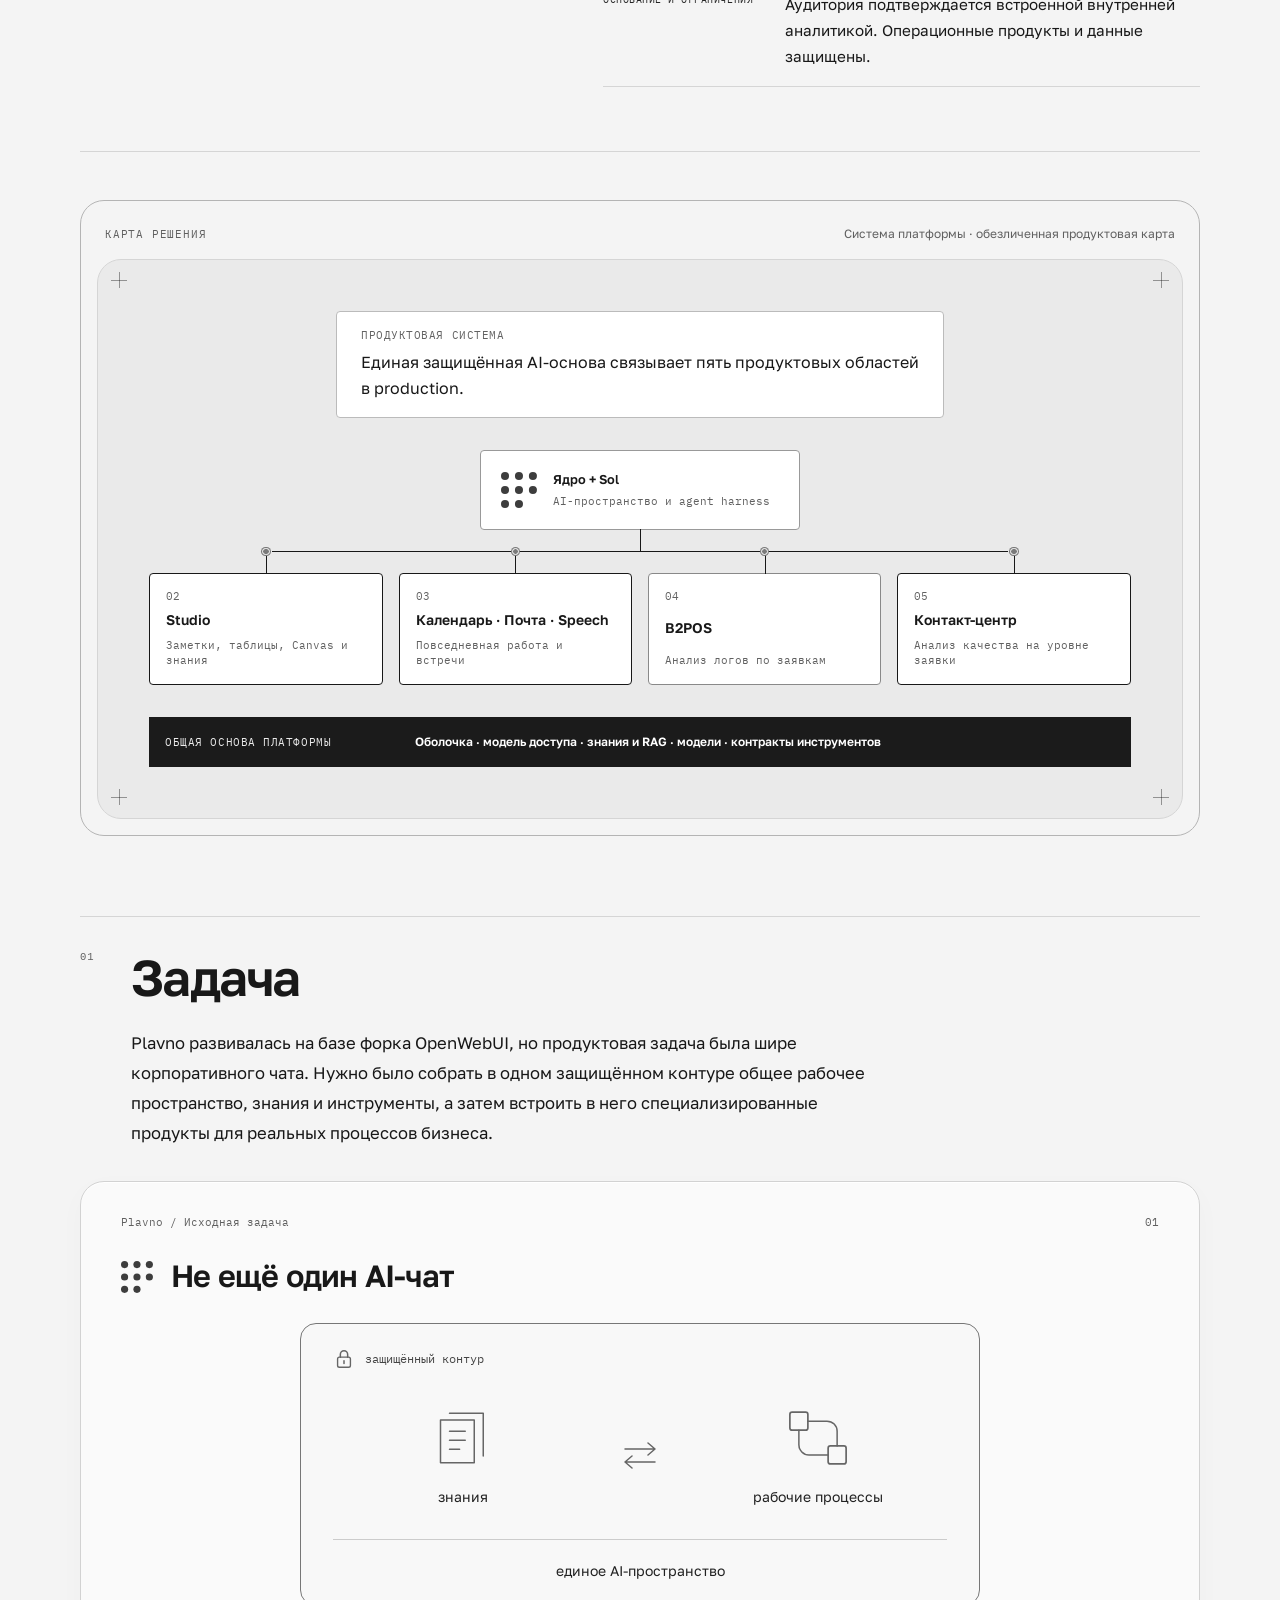
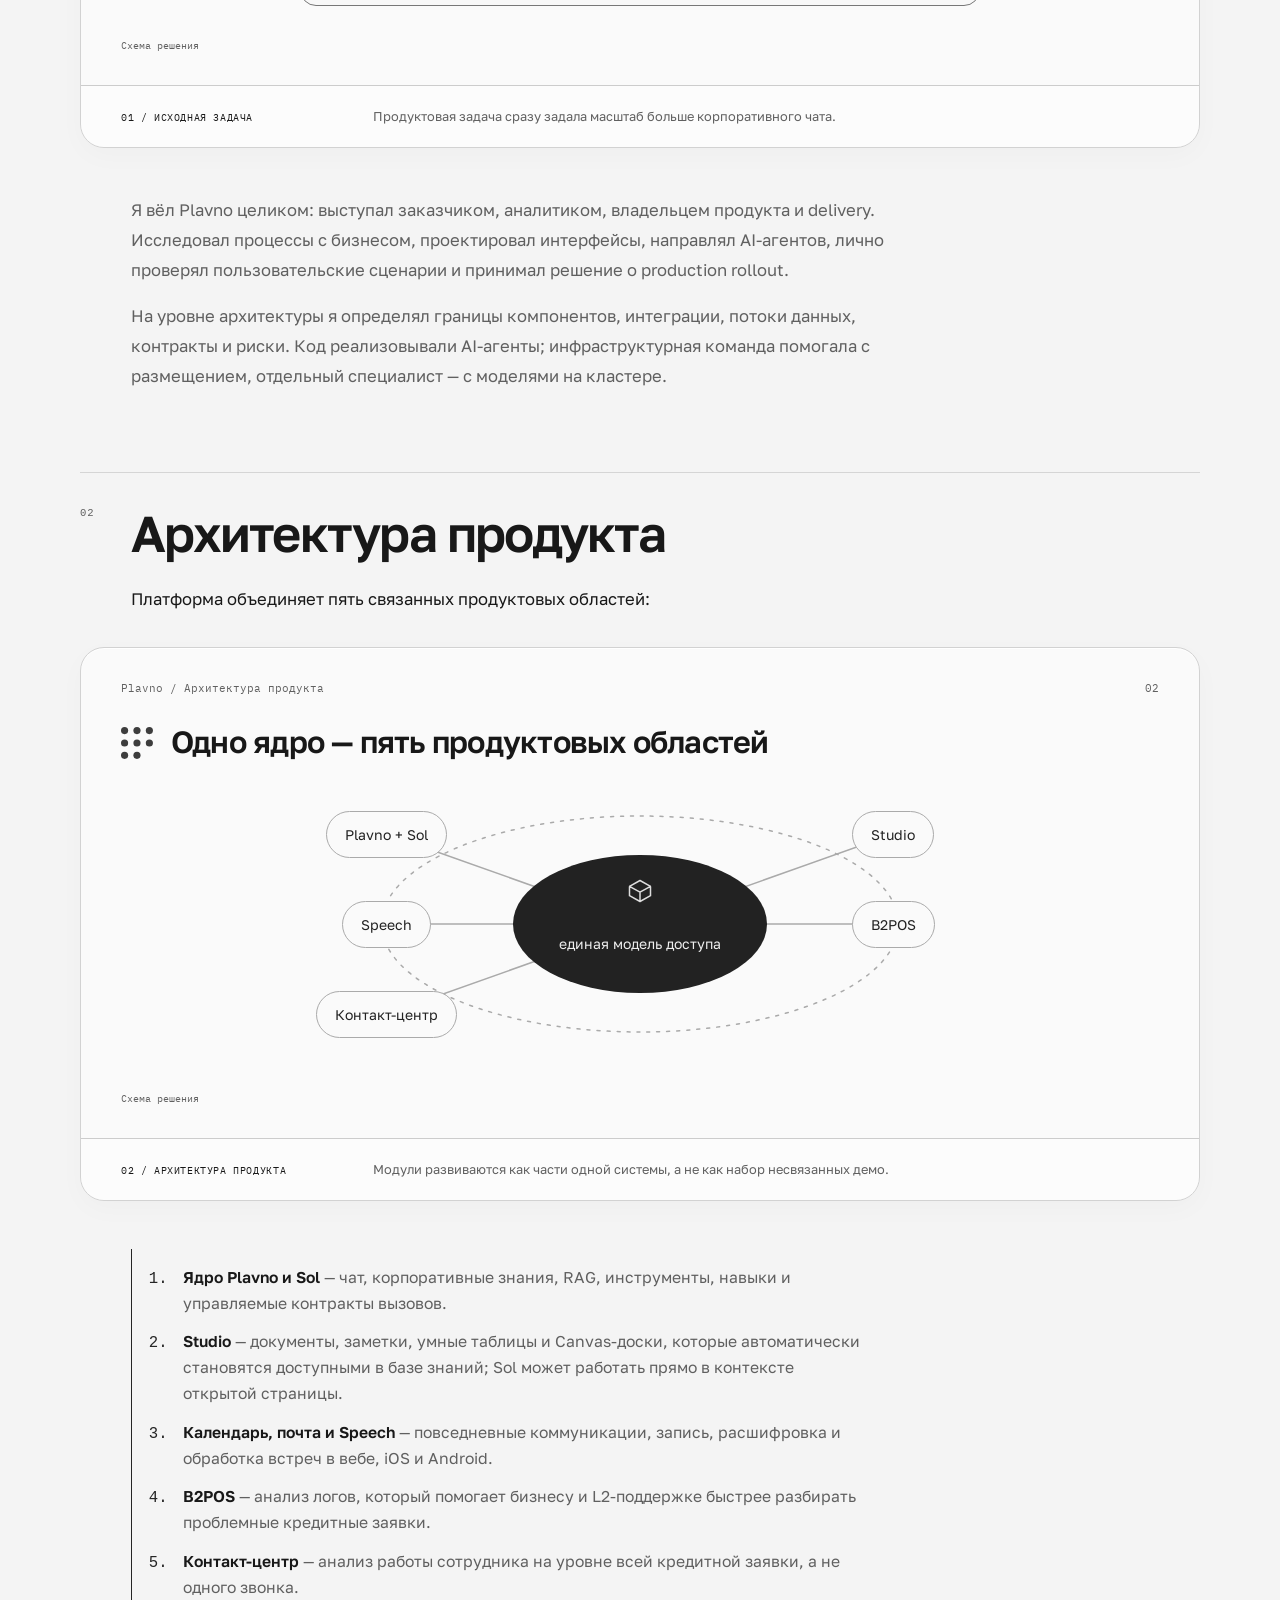
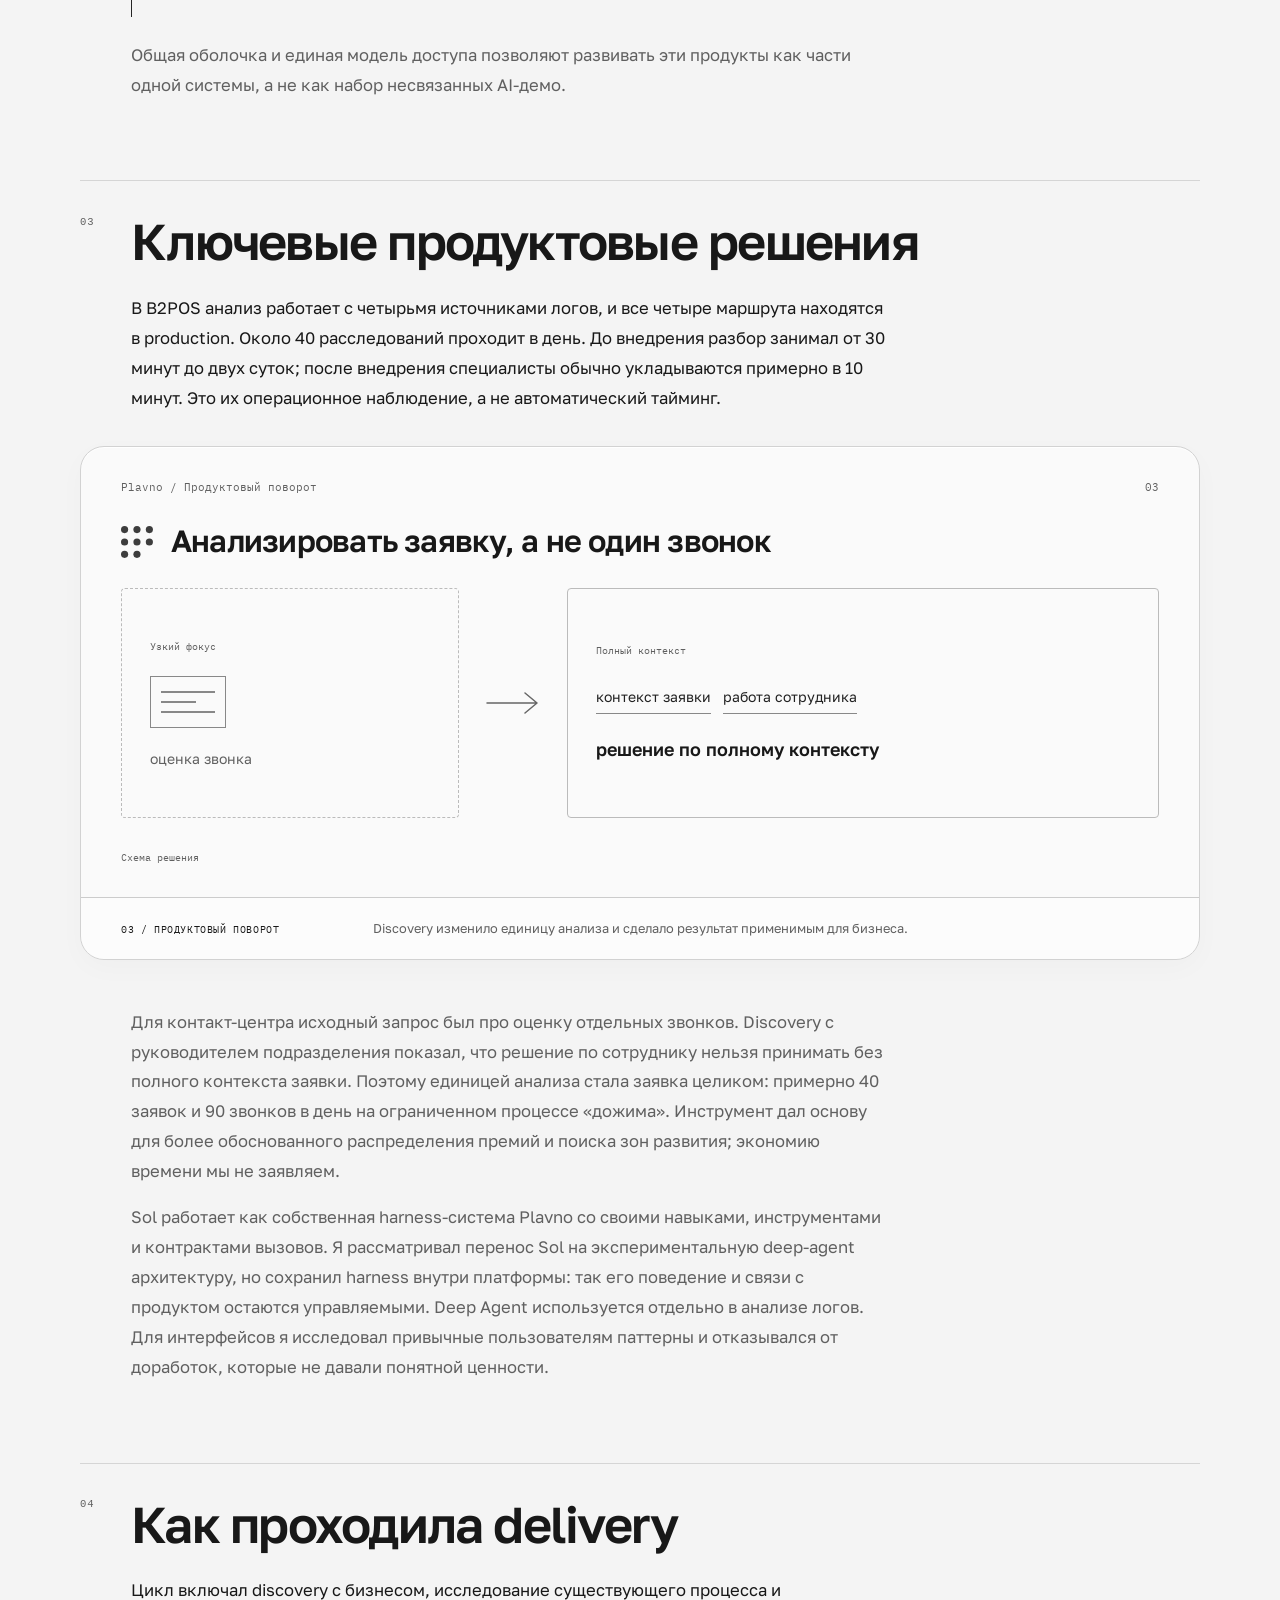
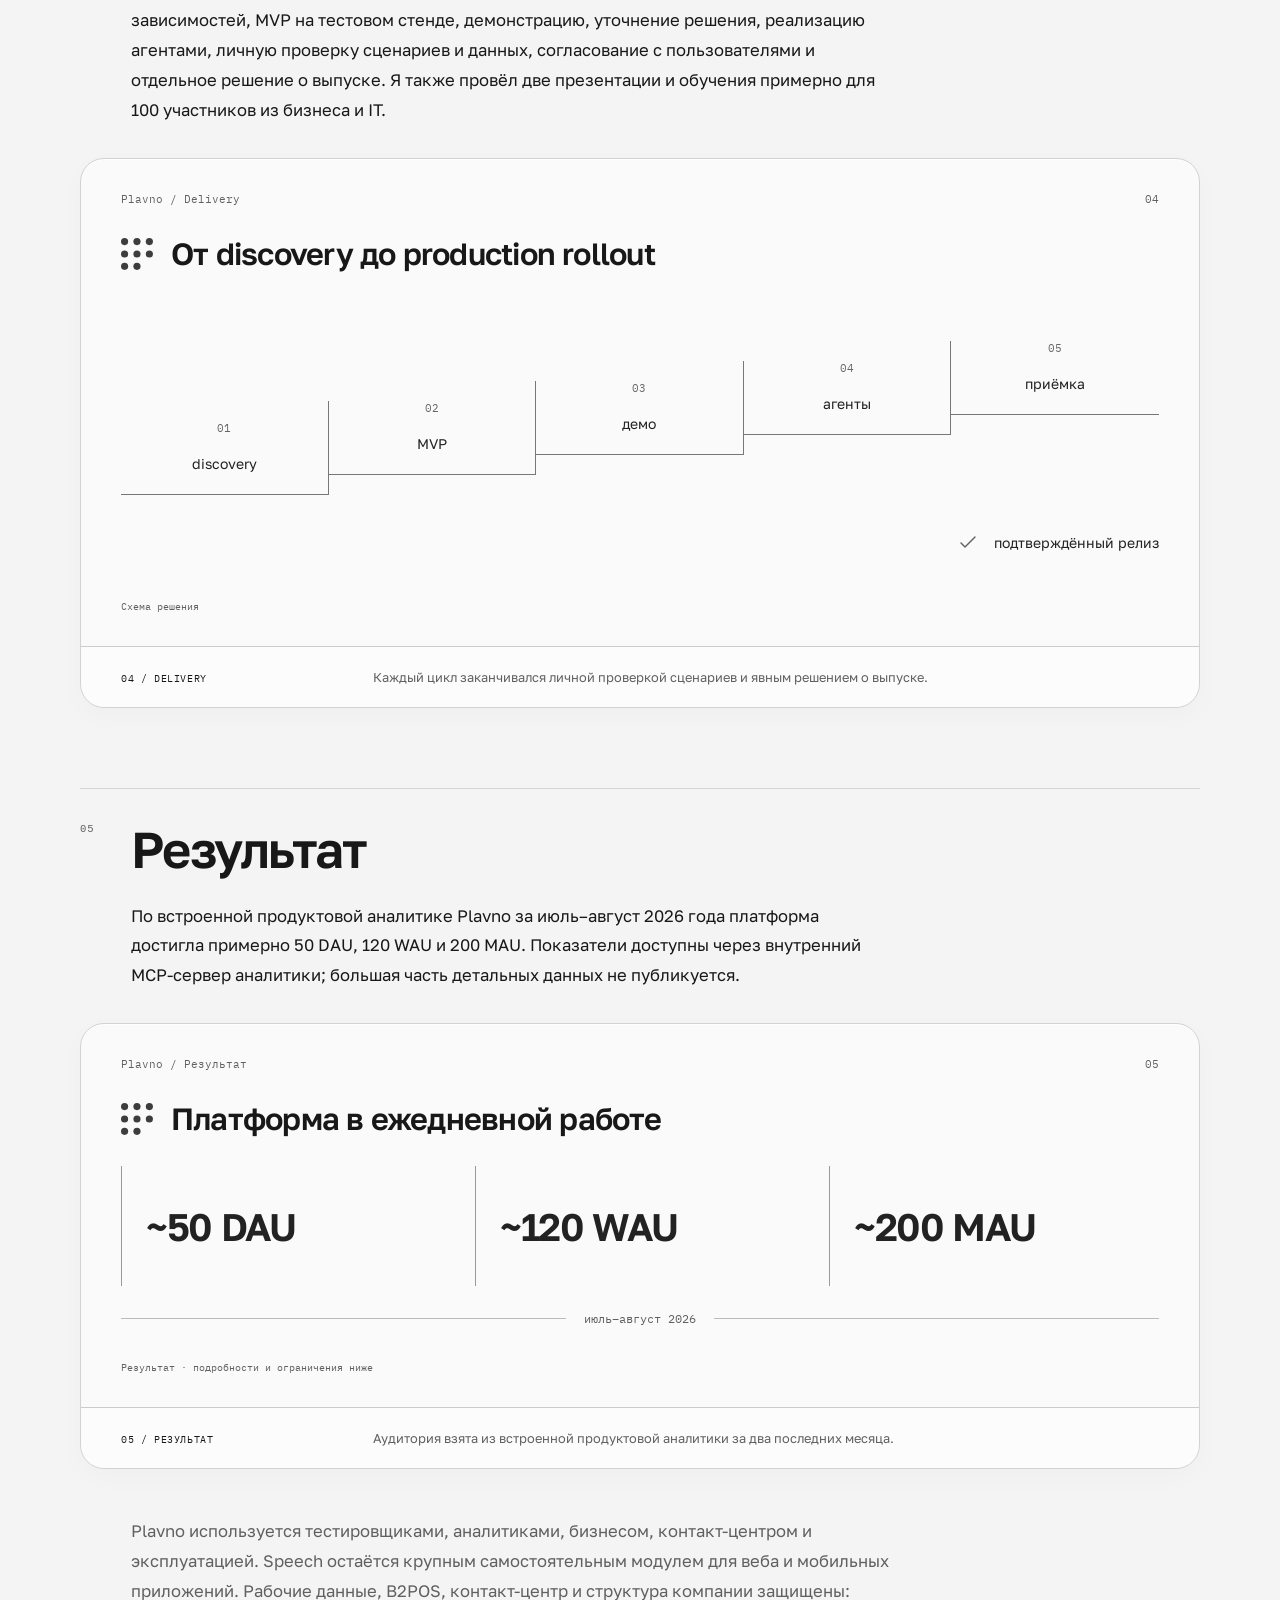
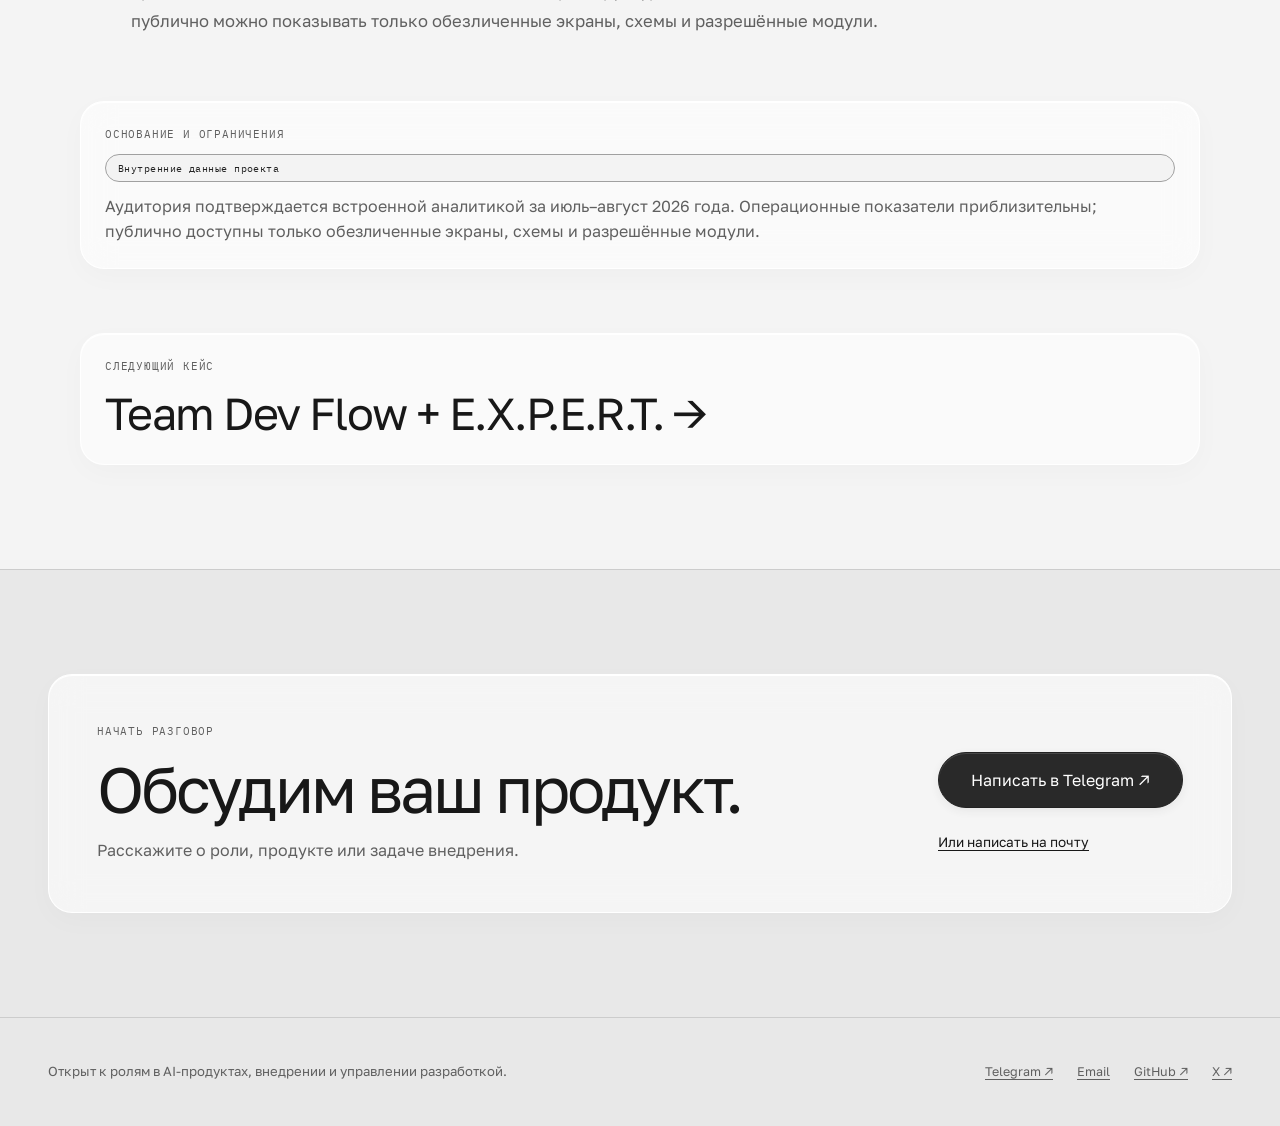
<file: ru/cases/plavno-ai/index.html>
<!DOCTYPE html><html lang="ru"><head><meta charset="UTF-8"><meta name="viewport" content="width=device-width, initial-scale=1, viewport-fit=cover"><meta name="theme-color" content="#f4f4f4"><link rel="preload" href="/fonts/golos-400.ttf" as="font" type="font/ttf" crossorigin><meta name="description" content="Создание корпоративной AI-платформы: продуктовая стратегия, запуск пяти контуров, внедрение и самостоятельная delivery с AI-агентами."><link rel="icon" href="/favicon.svg" type="image/svg+xml"><link rel="canonical" href="https://gvukamolle.github.io/ru/cases/plavno-ai/"><link rel="alternate" hreflang="ru" href="https://gvukamolle.github.io/ru/cases/plavno-ai/"><link rel="alternate" hreflang="en" href="https://gvukamolle.github.io/cases/plavno-ai/"><link rel="alternate" hreflang="x-default" href="https://gvukamolle.github.io/"><meta property="og:type" content="website"><meta property="og:locale" content="ru_RU"><meta property="og:title" content="Plavno — корпоративная AI-платформа — Тимофей Грушко"><meta property="og:description" content="Создание корпоративной AI-платформы: продуктовая стратегия, запуск пяти контуров, внедрение и самостоятельная delivery с AI-агентами."><meta property="og:url" content="https://gvukamolle.github.io/ru/cases/plavno-ai/"><meta property="og:image" content="https://gvukamolle.github.io/og-default.png"><meta property="og:image:width" content="1200"><meta property="og:image:height" content="630"><meta property="og:image:alt" content="Тимофей Грушко — продакт-менеджер AI-продуктов и разработка с AI-агентами"><meta name="twitter:card" content="summary_large_image"><meta name="twitter:title" content="Plavno — корпоративная AI-платформа — Тимофей Грушко"><meta name="twitter:description" content="Создание корпоративной AI-платформы: продуктовая стратегия, запуск пяти контуров, внедрение и самостоятельная delivery с AI-агентами."><meta name="twitter:image" content="https://gvukamolle.github.io/og-default.png"><meta name="twitter:image:alt" content="Тимофей Грушко — продакт-менеджер AI-продуктов и разработка с AI-агентами"><title>Plavno — корпоративная AI-платформа — Тимофей Грушко</title><script type="application/ld+json">{"@context":"https://schema.org","@type":"Person","name":"Timofey Grushko","jobTitle":"Продакт-менеджер AI-продуктов","homeLocation":{"@type":"Place","name":"Moscow"},"email":"mailto:tim.grushko7@gmail.com","sameAs":["https://t.me/gvukamolle","https://github.com/gvukamolle","https://x.com/why_gvukamolle"],"knowsLanguage":["ru","en"]}</script><link rel="stylesheet" href="/_astro/i18n.DCbKfrXa.css"><link rel="stylesheet" href="/_astro/case-pairs.BofZKnwQ.css"><link rel="stylesheet" href="/_astro/BaseLayout.C7VRV1YZ.css"></head><body><a class="skip-link" href="#main">К содержанию</a><header class="site-header tdf-header"><a class="tdf-wordmark" href="/ru/"><span>Timofey Grushko<span class="tdf-edition">AI PRODUCT MANAGER</span></span></a><button id="menu-toggle" class="tdf-menu-toggle" type="button" aria-expanded="false" aria-controls="nav-panel" data-open-label="Закрыть" data-closed-label="Меню"><span id="menu-label">Меню</span><span class="tdf-burger" aria-hidden="true"><i></i><i></i></span></button></header><nav id="nav-panel" class="tdf-nav-panel" aria-label="Основная навигация" hidden><span class="tdf-menu-eyebrow">Навигация</span><a href="/ru/#cases">Кейсы<span aria-hidden="true">↗</span></a><a href="/ru/#experience">Опыт<span aria-hidden="true">↗</span></a><a href="/ru/#method">Метод<span aria-hidden="true">↗</span></a><a href="/ru/#about">Обо мне<span aria-hidden="true">↗</span></a><a href="https://t.me/gvukamolle">Telegram<span aria-hidden="true">↗</span></a><div class="tdf-menu-language"><span>Язык</span><a class="tdf-language" href="/cases/plavno-ai/" data-language-switch data-target-locale="en" data-russian="true" aria-label="Переключить язык на английский"><span>EN</span><span>RU</span></a></div></nav><noscript><style>#menu-toggle{display:none}</style><nav class="tdf-fallback" aria-label="Навигация"><a href="/ru/#cases">Кейсы</a><a href="/ru/#experience">Опыт</a><a href="/ru/#method">Метод</a><a href="/ru/#about">Обо мне</a><a href="https://t.me/gvukamolle">Telegram</a><a href="/cases/plavno-ai/">English</a></nav></noscript><script type="module" src="/_astro/SiteHeader.astro_astro_type_script_index_0_lang.BImIj5Sn.js"></script><main id="main"><script type="application/ld+json">{"@context":"https://schema.org","@type":"CreativeWork","name":"Plavno — корпоративная AI-платформа","abstract":"Сформировал и запустил корпоративную AI-платформу, которая объединяет рабочее пространство, знания, AI-агента и специализированные процессы бизнеса.","creator":{"@type":"Person","name":"Timofey Grushko"},"inLanguage":"ru","url":"https://gvukamolle.github.io/ru/cases/plavno-ai/","isPartOf":{"@type":"WebSite","name":"Timofey Grushko Portfolio","url":"https://gvukamolle.github.io/"}}</script><article class="case-page case-page--plavno-ai" data-astro-cid-nbtsjepb><header class="case-hero section" data-astro-cid-nbtsjepb><div class="container case-hero__grid" data-astro-cid-nbtsjepb><a class="case-home-link" href="/ru/" data-astro-cid-nbtsjepb>← На главную</a><div class="case-hero__copy" data-astro-cid-nbtsjepb><p class="eyebrow" data-astro-cid-nbtsjepb>Кейс 01 · Корпоративная AI-платформа</p><h1 data-astro-cid-nbtsjepb>Plavno — корпоративная AI-платформа</h1><p class="case-summary" data-astro-cid-nbtsjepb>Сформировал и запустил корпоративную AI-платформу, которая объединяет рабочее пространство, знания, AI-агента и специализированные процессы бизнеса.</p></div><div class="case-outcome" data-astro-cid-nbtsjepb><p class="eyebrow" data-astro-cid-nbtsjepb>Результат</p><p data-astro-cid-nbtsjepb>Пять связанных продуктовых областей в production</p></div><dl class="case-metrics" aria-label="Ключевые показатели кейса" data-astro-cid-nbtsjepb><div data-astro-cid-nbtsjepb><dt data-astro-cid-nbtsjepb>активных пользователей в месяц · июль–август 2026</dt><dd data-astro-cid-nbtsjepb>~200 MAU</dd></div><div data-astro-cid-nbtsjepb><dt data-astro-cid-nbtsjepb>активных пользователей в неделю</dt><dd data-astro-cid-nbtsjepb>~120 WAU</dd></div><div data-astro-cid-nbtsjepb><dt data-astro-cid-nbtsjepb>активных пользователей в день</dt><dd data-astro-cid-nbtsjepb>~50 DAU</dd></div></dl><dl class="case-meta" data-case-meta data-astro-cid-nbtsjepb><div data-astro-cid-nbtsjepb><dt data-astro-cid-nbtsjepb>Роль</dt><dd data-astro-cid-nbtsjepb>Владелец продукта и delivery</dd></div><div data-astro-cid-nbtsjepb><dt data-astro-cid-nbtsjepb>Период</dt><dd data-astro-cid-nbtsjepb>Ноябрь 2025 — сейчас</dd></div><div data-astro-cid-nbtsjepb><dt data-astro-cid-nbtsjepb>Команда</dt><dd data-astro-cid-nbtsjepb>Я и AI-агенты; инфраструктура и модели — профильные специалисты</dd></div><div data-astro-cid-nbtsjepb><dt data-astro-cid-nbtsjepb>Статус</dt><dd data-astro-cid-nbtsjepb>Основные контуры работают в production</dd></div></dl></div></header><nav class="case-jump-nav" data-case-jump-nav aria-label="Разделы кейса" data-astro-cid-nbtsjepb><div class="container" data-astro-cid-nbtsjepb><a href="#overview" aria-current="location" data-astro-cid-nbtsjepb>Кратко</a><a href="#story" data-astro-cid-nbtsjepb>Разбор</a><a href="#evidence" data-astro-cid-nbtsjepb>Доказательства</a><a href="#contact" data-astro-cid-nbtsjepb>Связаться</a></div></nav><script>
      const initializeCaseNavigation = () => {
        const jumpNav = document.querySelector('[data-case-jump-nav]');
        if (!jumpNav) return;
        const links = [...jumpNav.querySelectorAll('a[href^="#"]')];
        const sections = links.map((link) => document.querySelector(link.getAttribute('href'))).filter(Boolean);
        if (!sections.length) return;
        let frame = 0;
        const updateCurrentSection = () => {
          frame = 0;
          const threshold = jumpNav.getBoundingClientRect().bottom + 16;
          let current = sections[0];
          for (const section of sections) {
            if (section.getBoundingClientRect().top <= threshold) current = section;
          }
          const atDocumentEnd = Math.ceil(scrollY + innerHeight) >= document.documentElement.scrollHeight - 2;
          if (atDocumentEnd) current = sections[sections.length - 1];
          links.forEach((link) => {
            if (link.getAttribute('href') === `#${current.id}`) link.setAttribute('aria-current', 'location');
            else link.removeAttribute('aria-current');
          });
        };
        const requestUpdate = () => {
          if (!frame) frame = requestAnimationFrame(updateCurrentSection);
        };
        addEventListener('scroll', requestUpdate, { passive: true });
        addEventListener('resize', requestUpdate);
        addEventListener('hashchange', requestUpdate);
        updateCurrentSection();
        // Native fragment positioning can precede fonts and story-figure placement.
        const initialEvidence = location.hash === '#evidence';
        let userMoved = false;
        for (const name of ['wheel', 'touchstart', 'pointerdown', 'keydown']) {
          addEventListener(name, () => { userMoved = true; }, { once: true, passive: true });
        }
        document.fonts.ready.then(() => requestAnimationFrame(() => {
          if (initialEvidence && !userMoved && location.hash === '#evidence') {
            document.getElementById('evidence')?.scrollIntoView({ block: 'start', behavior: 'instant' });
            requestUpdate();
          }
        }));
      };
      if (document.readyState === 'loading') document.addEventListener('DOMContentLoaded', initializeCaseNavigation, { once: true });
      else initializeCaseNavigation();
    </script><div id="overview" class="container case-reading anchor-section" data-astro-cid-nbtsjepb><section class="case-snapshot" aria-labelledby="snapshot-heading" data-astro-cid-wzcup7eo><div class="case-snapshot__heading" data-astro-cid-wzcup7eo><p class="eyebrow" data-astro-cid-wzcup7eo>Кейс за 30 секунд</p><h2 id="snapshot-heading" data-astro-cid-wzcup7eo>Единая защищённая платформа объединила повседневную работу с AI и специализированные процессы.</h2></div><dl data-astro-cid-wzcup7eo><div data-astro-cid-wzcup7eo><dt data-astro-cid-wzcup7eo>Проблема</dt><dd data-astro-cid-wzcup7eo>Компании нужна была общая AI-основа и специализированные продукты, встроенные в реальные операционные ограничения.</dd></div><div data-astro-cid-wzcup7eo><dt data-astro-cid-wzcup7eo>Моё решение</dt><dd data-astro-cid-wzcup7eo>Создать платформу с общей оболочкой и моделью доступа, затем развивать пять связанных продуктовых контуров вокруг рабочих процессов.</dd></div><div data-astro-cid-wzcup7eo><dt data-astro-cid-wzcup7eo>За что отвечал</dt><dd data-astro-cid-wzcup7eo>Единый ответственный за продукт и поставку: от исследования до производственного запуска при поддержке специалистов по инфраструктуре и моделям.</dd></div><div data-astro-cid-wzcup7eo><dt data-astro-cid-wzcup7eo>Результат</dt><dd data-astro-cid-wzcup7eo>~50 DAU, ~120 WAU и ~200 MAU за июль–август 2026 года; пять продуктовых контуров в production.</dd></div><div data-astro-cid-wzcup7eo><dt data-astro-cid-wzcup7eo>Основание и ограничения</dt><dd data-astro-cid-wzcup7eo>Аудитория подтверждается встроенной внутренней аналитикой. Операционные продукты и данные защищены.</dd></div></dl></section><figure class="case-artifact case-artifact--plavno-ai" data-astro-cid-r4fpj7zg><figcaption data-astro-cid-r4fpj7zg><span class="eyebrow" data-astro-cid-r4fpj7zg>Карта решения</span><strong data-astro-cid-r4fpj7zg>Система платформы · обезличенная продуктовая карта</strong></figcaption><div class="artifact-canvas artifact-canvas--plavno-ai" data-astro-cid-r4fpj7zg><i class="artifact-register artifact-register--tl" aria-hidden="true" data-astro-cid-r4fpj7zg></i><i class="artifact-register artifact-register--tr" aria-hidden="true" data-astro-cid-r4fpj7zg></i><i class="artifact-register artifact-register--bl" aria-hidden="true" data-astro-cid-r4fpj7zg></i><i class="artifact-register artifact-register--br" aria-hidden="true" data-astro-cid-r4fpj7zg></i><i class="artifact-dots artifact-dots--tr" aria-hidden="true" data-astro-cid-r4fpj7zg></i><i class="artifact-dots artifact-dots--bl" aria-hidden="true" data-astro-cid-r4fpj7zg></i><section class="diagram-shell plavno-diagram" data-astro-cid-r4fpj7zg><header class="artifact-question" data-astro-cid-r4fpj7zg><span data-astro-cid-r4fpj7zg>Продуктовая система</span><strong data-astro-cid-r4fpj7zg>Единая защищённая AI-основа связывает пять продуктовых областей в production.</strong></header><div class="plavno-network" data-astro-cid-r4fpj7zg><article class="plavno-core" data-astro-cid-r4fpj7zg><img class="artifact-plavno-mark" src="/images/plavno-mark.svg" width="36" height="36" alt="Plavno" data-astro-cid-r4fpj7zg><strong data-astro-cid-r4fpj7zg>Ядро + Sol</strong><small data-astro-cid-r4fpj7zg>AI-пространство и agent harness</small></article><ul class="plavno-modules" data-astro-cid-r4fpj7zg><li data-astro-cid-r4fpj7zg><span data-astro-cid-r4fpj7zg>02</span><strong data-astro-cid-r4fpj7zg>Studio</strong><small data-astro-cid-r4fpj7zg>Заметки, таблицы, Canvas и знания</small></li><li data-astro-cid-r4fpj7zg><span data-astro-cid-r4fpj7zg>03</span><strong data-astro-cid-r4fpj7zg>Календарь · Почта · Speech</strong><small data-astro-cid-r4fpj7zg>Повседневная работа и встречи</small></li><li data-astro-cid-r4fpj7zg><span data-astro-cid-r4fpj7zg>04</span><strong data-astro-cid-r4fpj7zg>B2POS</strong><small data-astro-cid-r4fpj7zg>Анализ логов по заявкам</small></li><li data-astro-cid-r4fpj7zg><span data-astro-cid-r4fpj7zg>05</span><strong data-astro-cid-r4fpj7zg>Контакт-центр</strong><small data-astro-cid-r4fpj7zg>Анализ качества на уровне заявки</small></li></ul></div><footer class="platform-foundation" data-astro-cid-r4fpj7zg><span data-astro-cid-r4fpj7zg>Общая основа платформы</span><strong data-astro-cid-r4fpj7zg>Оболочка · модель доступа · знания и RAG · модели · контракты инструментов</strong></footer></section></div></figure><div id="story" class="case-prose anchor-section" data-case-story data-astro-cid-nbtsjepb><h2 id="задача">Задача</h2>
<p>Plavno развивалась на базе форка OpenWebUI, но продуктовая задача была шире корпоративного чата. Нужно было собрать в одном защищённом контуре общее рабочее пространство, знания и инструменты, а затем встроить в него специализированные продукты для реальных процессов бизнеса.</p>
<p>Я вёл Plavno целиком: выступал заказчиком, аналитиком, владельцем продукта и delivery. Исследовал процессы с бизнесом, проектировал интерфейсы, направлял AI-агентов, лично проверял пользовательские сценарии и принимал решение о production rollout.</p>
<p>На уровне архитектуры я определял границы компонентов, интеграции, потоки данных, контракты и риски. Код реализовывали AI-агенты; инфраструктурная команда помогала с размещением, отдельный специалист — с моделями на кластере.</p>
<h2 id="архитектура-продукта">Архитектура продукта</h2>
<p>Платформа объединяет пять связанных продуктовых областей:</p>
<ol>
<li><strong>Ядро Plavno и Sol</strong> — чат, корпоративные знания, RAG, инструменты, навыки и управляемые контракты вызовов.</li>
<li><strong>Studio</strong> — документы, заметки, умные таблицы и Canvas-доски, которые автоматически становятся доступными в базе знаний; Sol может работать прямо в контексте открытой страницы.</li>
<li><strong>Календарь, почта и Speech</strong> — повседневные коммуникации, запись, расшифровка и обработка встреч в вебе, iOS и Android.</li>
<li><strong>B2POS</strong> — анализ логов, который помогает бизнесу и L2-поддержке быстрее разбирать проблемные кредитные заявки.</li>
<li><strong>Контакт-центр</strong> — анализ работы сотрудника на уровне всей кредитной заявки, а не одного звонка.</li>
</ol>
<p>Общая оболочка и единая модель доступа позволяют развивать эти продукты как части одной системы, а не как набор несвязанных AI-демо.</p>
<h2 id="ключевые-продуктовые-решения">Ключевые продуктовые решения</h2>
<p>В B2POS анализ работает с четырьмя источниками логов, и все четыре маршрута находятся в production. Около 40 расследований проходит в день. До внедрения разбор занимал от 30 минут до двух суток; после внедрения специалисты обычно укладываются примерно в 10 минут. Это их операционное наблюдение, а не автоматический тайминг.</p>
<p>Для контакт-центра исходный запрос был про оценку отдельных звонков. Discovery с руководителем подразделения показал, что решение по сотруднику нельзя принимать без полного контекста заявки. Поэтому единицей анализа стала заявка целиком: примерно 40 заявок и 90 звонков в день на ограниченном процессе «дожима». Инструмент дал основу для более обоснованного распределения премий и поиска зон развития; экономию времени мы не заявляем.</p>
<p>Sol работает как собственная harness-система Plavno со своими навыками, инструментами и контрактами вызовов. Я рассматривал перенос Sol на экспериментальную deep-agent архитектуру, но сохранил harness внутри платформы: так его поведение и связи с продуктом остаются управляемыми. Deep Agent используется отдельно в анализе логов. Для интерфейсов я исследовал привычные пользователям паттерны и отказывался от доработок, которые не давали понятной ценности.</p>
<h2 id="как-проходила-delivery">Как проходила delivery</h2>
<p>Цикл включал discovery с бизнесом, исследование существующего процесса и зависимостей, MVP на тестовом стенде, демонстрацию, уточнение решения, реализацию агентами, личную проверку сценариев и данных, согласование с пользователями и отдельное решение о выпуске. Я также провёл две презентации и обучения примерно для 100 участников из бизнеса и IT.</p>
<h2 id="evidence" class="anchor-section">Результат</h2>
<p>По встроенной продуктовой аналитике Plavno за июль–август 2026 года платформа достигла примерно 50 DAU, 120 WAU и 200 MAU. Показатели доступны через внутренний MCP-сервер аналитики; большая часть детальных данных не публикуется.</p>
<p>Plavno используется тестировщиками, аналитиками, бизнесом, контакт-центром и эксплуатацией. Speech остаётся крупным самостоятельным модулем для веба и мобильных приложений. Рабочие данные, B2POS, контакт-центр и структура компании защищены: публично можно показывать только обезличенные экраны, схемы и разрешённые модули.</p>
</div><div class="story-visual-pool" data-story-visual-pool data-astro-cid-mmtgxxj7><figure class="story-visual story-visual--signal story-visual--case-plavno-ai" data-story-visual data-story-index="0" data-astro-cid-mmtgxxj7><div class="case-diagram case-diagram--signal composition--protected-space" data-case-diagram data-composition="protected-space" aria-hidden="true" data-astro-cid-bmcncoin><div class="diagram-meta" data-astro-cid-bmcncoin><span data-astro-cid-bmcncoin>Plavno / Исходная задача</span><span data-astro-cid-bmcncoin>01</span></div><div class="diagram-heading" data-astro-cid-bmcncoin><img src="/images/plavno-mark.svg" width="32" height="32" alt="" class="diagram-brand" data-astro-cid-bmcncoin><strong data-astro-cid-bmcncoin>Не ещё один AI-чат</strong></div><div class="protected-space" data-astro-cid-bmcncoin><div class="protected-label" data-astro-cid-bmcncoin><svg viewBox="0 0 24 24" data-astro-cid-bmcncoin><rect x="5" y="10" width="14" height="11" rx="2" data-astro-cid-bmcncoin></rect><path d="M8 10V7a4 4 0 0 1 8 0v3M12 14v3" data-astro-cid-bmcncoin></path></svg><span data-astro-cid-bmcncoin>защищённый контур</span></div><div class="protected-content" data-astro-cid-bmcncoin><div class="protected-part" data-astro-cid-bmcncoin><svg viewBox="0 0 64 64" data-astro-cid-bmcncoin><path d="M12 16h30v38H12ZM20 10h30v38M20 26h14M20 34h14M20 42h9" data-astro-cid-bmcncoin></path></svg><span data-astro-cid-bmcncoin>знания</span></div><svg class="protected-link" viewBox="0 0 40 40" data-astro-cid-bmcncoin><path d="M5 14h30m-7-6 7 6-7 6M35 27H5m7-6-7 6 7 6" data-astro-cid-bmcncoin></path></svg><div class="protected-part" data-astro-cid-bmcncoin><svg viewBox="0 0 64 64" data-astro-cid-bmcncoin><rect x="7" y="9" width="16" height="16" rx="2" data-astro-cid-bmcncoin></rect><rect x="41" y="39" width="16" height="16" rx="2" data-astro-cid-bmcncoin></rect><path d="M23 17h17a9 9 0 0 1 9 9v13M41 47H24a9 9 0 0 1-9-9V25" data-astro-cid-bmcncoin></path></svg><span data-astro-cid-bmcncoin>рабочие процессы</span></div></div><div class="protected-outcome" data-astro-cid-bmcncoin>единое AI-пространство</div></div><span class="diagram-note" data-astro-cid-bmcncoin>Схема решения</span></div><figcaption data-astro-cid-mmtgxxj7><strong data-astro-cid-mmtgxxj7>01 / Исходная задача</strong><span data-astro-cid-mmtgxxj7>Продуктовая задача сразу задала масштаб больше корпоративного чата.</span></figcaption></figure><figure class="story-visual story-visual--system story-visual--case-plavno-ai" data-story-visual data-story-index="1" data-astro-cid-mmtgxxj7><div class="case-diagram case-diagram--system composition--orbit" data-case-diagram data-composition="orbit" aria-hidden="true" data-astro-cid-bmcncoin><div class="diagram-meta" data-astro-cid-bmcncoin><span data-astro-cid-bmcncoin>Plavno / Архитектура продукта</span><span data-astro-cid-bmcncoin>02</span></div><div class="diagram-heading" data-astro-cid-bmcncoin><img src="/images/plavno-mark.svg" width="32" height="32" alt="" class="diagram-brand" data-astro-cid-bmcncoin><strong data-astro-cid-bmcncoin>Одно ядро — пять продуктовых областей</strong></div><div class="orbit-stage" style="--count:5" data-astro-cid-bmcncoin><svg class="orbit-wires" viewBox="0 0 600 270" preserveAspectRatio="none" data-astro-cid-bmcncoin><ellipse cx="300" cy="135" rx="204" ry="108" data-astro-cid-bmcncoin></ellipse><path d="M300 135L100 45" data-astro-cid-bmcncoin></path><path d="M300 135L500 45" data-astro-cid-bmcncoin></path><path d="M300 135L100 135" data-astro-cid-bmcncoin></path><path d="M300 135L500 135" data-astro-cid-bmcncoin></path><path d="M300 135L100 225" data-astro-cid-bmcncoin></path></svg><div class="orbit-center" data-astro-cid-bmcncoin><svg viewBox="0 0 24 24" data-astro-cid-bmcncoin><path d="m12 3 9 5v8l-9 5-9-5V8ZM3 8l9 5 9-5M12 13v8" data-astro-cid-bmcncoin></path></svg><span data-astro-cid-bmcncoin>единая модель доступа</span></div><div class="orbit-node" style="--column:1;--row:1" data-astro-cid-bmcncoin><span data-astro-cid-bmcncoin>Plavno + Sol</span></div><div class="orbit-node" style="--column:3;--row:1" data-astro-cid-bmcncoin><span data-astro-cid-bmcncoin>Studio</span></div><div class="orbit-node" style="--column:1;--row:2" data-astro-cid-bmcncoin><span data-astro-cid-bmcncoin>Speech</span></div><div class="orbit-node" style="--column:3;--row:2" data-astro-cid-bmcncoin><span data-astro-cid-bmcncoin>B2POS</span></div><div class="orbit-node" style="--column:1;--row:3" data-astro-cid-bmcncoin><span data-astro-cid-bmcncoin>Контакт-центр</span></div></div><span class="diagram-note" data-astro-cid-bmcncoin>Схема решения</span></div><figcaption data-astro-cid-mmtgxxj7><strong data-astro-cid-mmtgxxj7>02 / Архитектура продукта</strong><span data-astro-cid-mmtgxxj7>Модули развиваются как части одной системы, а не как набор несвязанных демо.</span></figcaption></figure><figure class="story-visual story-visual--decision story-visual--case-plavno-ai" data-story-visual data-story-index="2" data-astro-cid-mmtgxxj7><div class="case-diagram case-diagram--decision composition--comparison" data-case-diagram data-composition="comparison" aria-hidden="true" data-astro-cid-bmcncoin><div class="diagram-meta" data-astro-cid-bmcncoin><span data-astro-cid-bmcncoin>Plavno / Продуктовый поворот</span><span data-astro-cid-bmcncoin>03</span></div><div class="diagram-heading" data-astro-cid-bmcncoin><img src="/images/plavno-mark.svg" width="32" height="32" alt="" class="diagram-brand" data-astro-cid-bmcncoin><strong data-astro-cid-bmcncoin>Анализировать заявку, а не один звонок</strong></div><div class="comparison-stage" data-astro-cid-bmcncoin><div class="comparison-narrow" data-astro-cid-bmcncoin><span class="utility" data-astro-cid-bmcncoin>Узкий фокус</span><div class="focus-window" data-astro-cid-bmcncoin><i data-astro-cid-bmcncoin></i><i data-astro-cid-bmcncoin></i><i data-astro-cid-bmcncoin></i></div><span data-astro-cid-bmcncoin>оценка звонка</span></div><svg class="comparison-arrow" viewBox="0 0 60 30" data-astro-cid-bmcncoin><path d="M4 15h50m-12-10 12 10-12 10" data-astro-cid-bmcncoin></path></svg><div class="comparison-wide" data-astro-cid-bmcncoin><span class="utility" data-astro-cid-bmcncoin>Полный контекст</span><div class="comparison-context" data-astro-cid-bmcncoin><span data-astro-cid-bmcncoin>контекст заявки</span><span data-astro-cid-bmcncoin>работа сотрудника</span></div><strong data-astro-cid-bmcncoin>решение по полному контексту</strong></div></div><span class="diagram-note" data-astro-cid-bmcncoin>Схема решения</span></div><figcaption data-astro-cid-mmtgxxj7><strong data-astro-cid-mmtgxxj7>03 / Продуктовый поворот</strong><span data-astro-cid-mmtgxxj7>Discovery изменило единицу анализа и сделало результат применимым для бизнеса.</span></figcaption></figure><figure class="story-visual story-visual--process story-visual--case-plavno-ai" data-story-visual data-story-index="3" data-astro-cid-mmtgxxj7><div class="case-diagram case-diagram--process composition--staircase" data-case-diagram data-composition="staircase" aria-hidden="true" data-astro-cid-bmcncoin><div class="diagram-meta" data-astro-cid-bmcncoin><span data-astro-cid-bmcncoin>Plavno / Delivery</span><span data-astro-cid-bmcncoin>04</span></div><div class="diagram-heading" data-astro-cid-bmcncoin><img src="/images/plavno-mark.svg" width="32" height="32" alt="" class="diagram-brand" data-astro-cid-bmcncoin><strong data-astro-cid-bmcncoin>От discovery до production rollout</strong></div><div class="route-stage" data-astro-cid-bmcncoin><div class="route-steps" style="--count:5" data-astro-cid-bmcncoin><div class="route-step" style="--step:0" data-astro-cid-bmcncoin><span class="route-index" data-astro-cid-bmcncoin>01</span><span data-astro-cid-bmcncoin>discovery</span></div><div class="route-step" style="--step:1" data-astro-cid-bmcncoin><span class="route-index" data-astro-cid-bmcncoin>02</span><span data-astro-cid-bmcncoin>MVP</span></div><div class="route-step" style="--step:2" data-astro-cid-bmcncoin><span class="route-index" data-astro-cid-bmcncoin>03</span><span data-astro-cid-bmcncoin>демо</span></div><div class="route-step" style="--step:3" data-astro-cid-bmcncoin><span class="route-index" data-astro-cid-bmcncoin>04</span><span data-astro-cid-bmcncoin>агенты</span></div><div class="route-step" style="--step:4" data-astro-cid-bmcncoin><span class="route-index" data-astro-cid-bmcncoin>05</span><span data-astro-cid-bmcncoin>приёмка</span></div></div><div class="outcome-line" data-astro-cid-bmcncoin><svg viewBox="0 0 24 24" data-astro-cid-bmcncoin><path d="m5 12 4 4L19 6" data-astro-cid-bmcncoin></path></svg>подтверждённый релиз</div></div><span class="diagram-note" data-astro-cid-bmcncoin>Схема решения</span></div><figcaption data-astro-cid-mmtgxxj7><strong data-astro-cid-mmtgxxj7>04 / Delivery</strong><span data-astro-cid-mmtgxxj7>Каждый цикл заканчивался личной проверкой сценариев и явным решением о выпуске.</span></figcaption></figure><figure class="story-visual story-visual--evidence story-visual--case-plavno-ai" data-story-visual data-story-index="4" data-astro-cid-mmtgxxj7><div class="case-diagram case-diagram--evidence composition--metrics" data-case-diagram data-composition="metrics" aria-hidden="true" data-astro-cid-bmcncoin><div class="diagram-meta" data-astro-cid-bmcncoin><span data-astro-cid-bmcncoin>Plavno / Результат</span><span data-astro-cid-bmcncoin>05</span></div><div class="diagram-heading" data-astro-cid-bmcncoin><img src="/images/plavno-mark.svg" width="32" height="32" alt="" class="diagram-brand" data-astro-cid-bmcncoin><strong data-astro-cid-bmcncoin>Платформа в ежедневной работе</strong></div><div class="metrics-stage" data-astro-cid-bmcncoin><div class="metric-readouts" data-astro-cid-bmcncoin><span data-astro-cid-bmcncoin>~50 DAU</span><span data-astro-cid-bmcncoin>~120 WAU</span><span data-astro-cid-bmcncoin>~200 MAU</span></div><div class="metric-period" data-astro-cid-bmcncoin><span data-astro-cid-bmcncoin></span>июль–август 2026<span data-astro-cid-bmcncoin></span></div></div><span class="diagram-note" data-astro-cid-bmcncoin>Результат · подробности и ограничения ниже</span></div><figcaption data-astro-cid-mmtgxxj7><strong data-astro-cid-mmtgxxj7>05 / Результат</strong><span data-astro-cid-mmtgxxj7>Аудитория взята из встроенной продуктовой аналитики за два последних месяца.</span></figcaption></figure></div><script type="module">var e=()=>{document.querySelectorAll(`[data-case-story]`).forEach(e=>{if(!(e instanceof HTMLElement)||e.dataset.visualsReady===`true`)return;let t=e.parentElement?.querySelector(`[data-story-visual-pool]`);if(!(t instanceof HTMLElement))return;let n=[...e.querySelectorAll(`:scope > h2`)];[...t.querySelectorAll(`[data-story-visual]`)].forEach((e,t)=>{let r=n[t];!(e instanceof HTMLElement)||!(r instanceof HTMLElement)||(r.nextElementSibling??r).after(e)}),t.remove(),e.dataset.visualsReady=`true`})};document.readyState===`loading`?document.addEventListener(`DOMContentLoaded`,e,{once:!0}):e();</script><aside id="evidence-limits" class="case-evidence anchor-section" data-evidence-boundary aria-labelledby="evidence-boundary-heading" data-astro-cid-nbtsjepb><p class="eyebrow" id="evidence-boundary-heading" data-astro-cid-nbtsjepb>Основание и ограничения</p><span class="evidence-badge evidence-badge--protected-internal" data-astro-cid-rlb4oqut>Внутренние данные проекта</span><p data-astro-cid-nbtsjepb>Аудитория подтверждается встроенной аналитикой за июль–август 2026 года. Операционные показатели приблизительны; публично доступны только обезличенные экраны, схемы и разрешённые модули.</p></aside><nav class="case-next" aria-label="Следующий кейс" data-astro-cid-nbtsjepb><a href="/ru/cases/team-dev-flow/" data-astro-cid-nbtsjepb><span class="eyebrow" data-astro-cid-nbtsjepb>Следующий кейс</span><strong data-astro-cid-nbtsjepb>Team Dev Flow + E.X.P.E.R.T. →</strong></a></nav></div></article><section id="contact" class="contact-cta section anchor-section" aria-labelledby="contact-heading" data-astro-cid-tv4n2zuu><div class="container contact-cta__inner" data-astro-cid-tv4n2zuu><div class="contact-cta__copy" data-astro-cid-tv4n2zuu><p class="eyebrow" data-astro-cid-tv4n2zuu>Начать разговор</p><h2 id="contact-heading" data-astro-cid-tv4n2zuu>Обсудим ваш продукт.</h2><p data-astro-cid-tv4n2zuu>Расскажите о роли, продукте или задаче внедрения.</p></div><div class="contact-cta__actions" data-astro-cid-tv4n2zuu><a class="contact-cta__button" href="https://t.me/gvukamolle" target="_blank" rel="me noreferrer" data-astro-cid-tv4n2zuu>Написать в Telegram ↗</a><a class="contact-cta__email" href="mailto:tim.grushko7@gmail.com" data-astro-cid-tv4n2zuu>Или написать на почту</a></div></div></section></main><footer class="site-footer" data-astro-cid-nns7i3if><div class="container footer-inner" data-astro-cid-nns7i3if><p data-astro-cid-nns7i3if>Открыт к ролям в AI-продуктах, внедрении и управлении разработкой.</p><nav aria-label="Ссылки для связи" data-astro-cid-nns7i3if><a href="https://t.me/gvukamolle" target="_blank" rel="me noreferrer" data-astro-cid-nns7i3if>Telegram ↗</a><a href="mailto:tim.grushko7@gmail.com" data-astro-cid-nns7i3if>Email</a><a href="https://github.com/gvukamolle" target="_blank" rel="me noreferrer" data-astro-cid-nns7i3if>GitHub ↗</a><a href="https://x.com/why_gvukamolle" target="_blank" rel="me noreferrer" data-astro-cid-nns7i3if>X ↗</a></nav></div></footer><script type="module">var e=matchMedia(`(prefers-reduced-motion: reduce)`),t=matchMedia(`(min-width: 821px) and (hover: hover) and (pointer: fine)`),n=new Set,r=(t,r,i)=>{if(e.matches)return;let a=t.animate(r,i);n.add(a);let o=()=>n.delete(a);a.addEventListener(`finish`,o,{once:!0}),a.addEventListener(`cancel`,o,{once:!0})},i=`cubic-bezier(.2,.8,.2,1)`,a=new WeakSet,o=n=>{a.has(n)||(a.add(n),!e.matches&&(t.matches&&r(n,[{transform:`translateY(10px)`},{transform:`translateY(0)`}],{duration:480,easing:i}),t.matches&&n.querySelectorAll(`.preview-diagram .wire, .case-diagram svg > path`).forEach((e,t)=>{let n=e.getTotalLength();!Number.isFinite(n)||n<30||r(e,[{strokeDasharray:`${n}`,strokeDashoffset:n},{strokeDasharray:`${n}`,strokeDashoffset:0}],{duration:620,delay:Math.min(t*35,140),easing:i})})))},s=new IntersectionObserver(e=>{for(let t of e)t.isIntersecting&&(o(t.target),s.unobserve(t.target))},{threshold:.08}),c=()=>{document.querySelectorAll(`.case-card__visual, [data-story-visual]`).forEach(e=>s.observe(e))};document.readyState===`loading`?document.addEventListener(`DOMContentLoaded`,c,{once:!0}):c(),e.addEventListener(`change`,()=>{if(e.matches)for(let e of n)e.cancel()}),window.addEventListener(`pagehide`,()=>{s.disconnect();for(let e of n)e.cancel()}),window.addEventListener(`pageshow`,e=>{e.persisted&&c()});</script><script type="module">function e(){document.querySelector(`.case-page`)||document.querySelectorAll(`main .anchor-section`).forEach(e=>{let t=e.querySelector(`h2`);if(!t)return;let n=t.getBoundingClientRect().top-e.getBoundingClientRect().top;e.style.setProperty(`--anchor-heading-inset`,`${n}px`)})}e(),window.addEventListener(`resize`,e),document.addEventListener(`portfolio:language-changed`,e),document.fonts.ready.then(()=>{if(e(),!document.querySelector(`.case-page`)&&location.hash){let e=document.getElementById(decodeURIComponent(location.hash.slice(1)));e?.matches(`.anchor-section`)&&e.scrollIntoView({behavior:`instant`,block:`start`})}});</script></body></html>
</file>
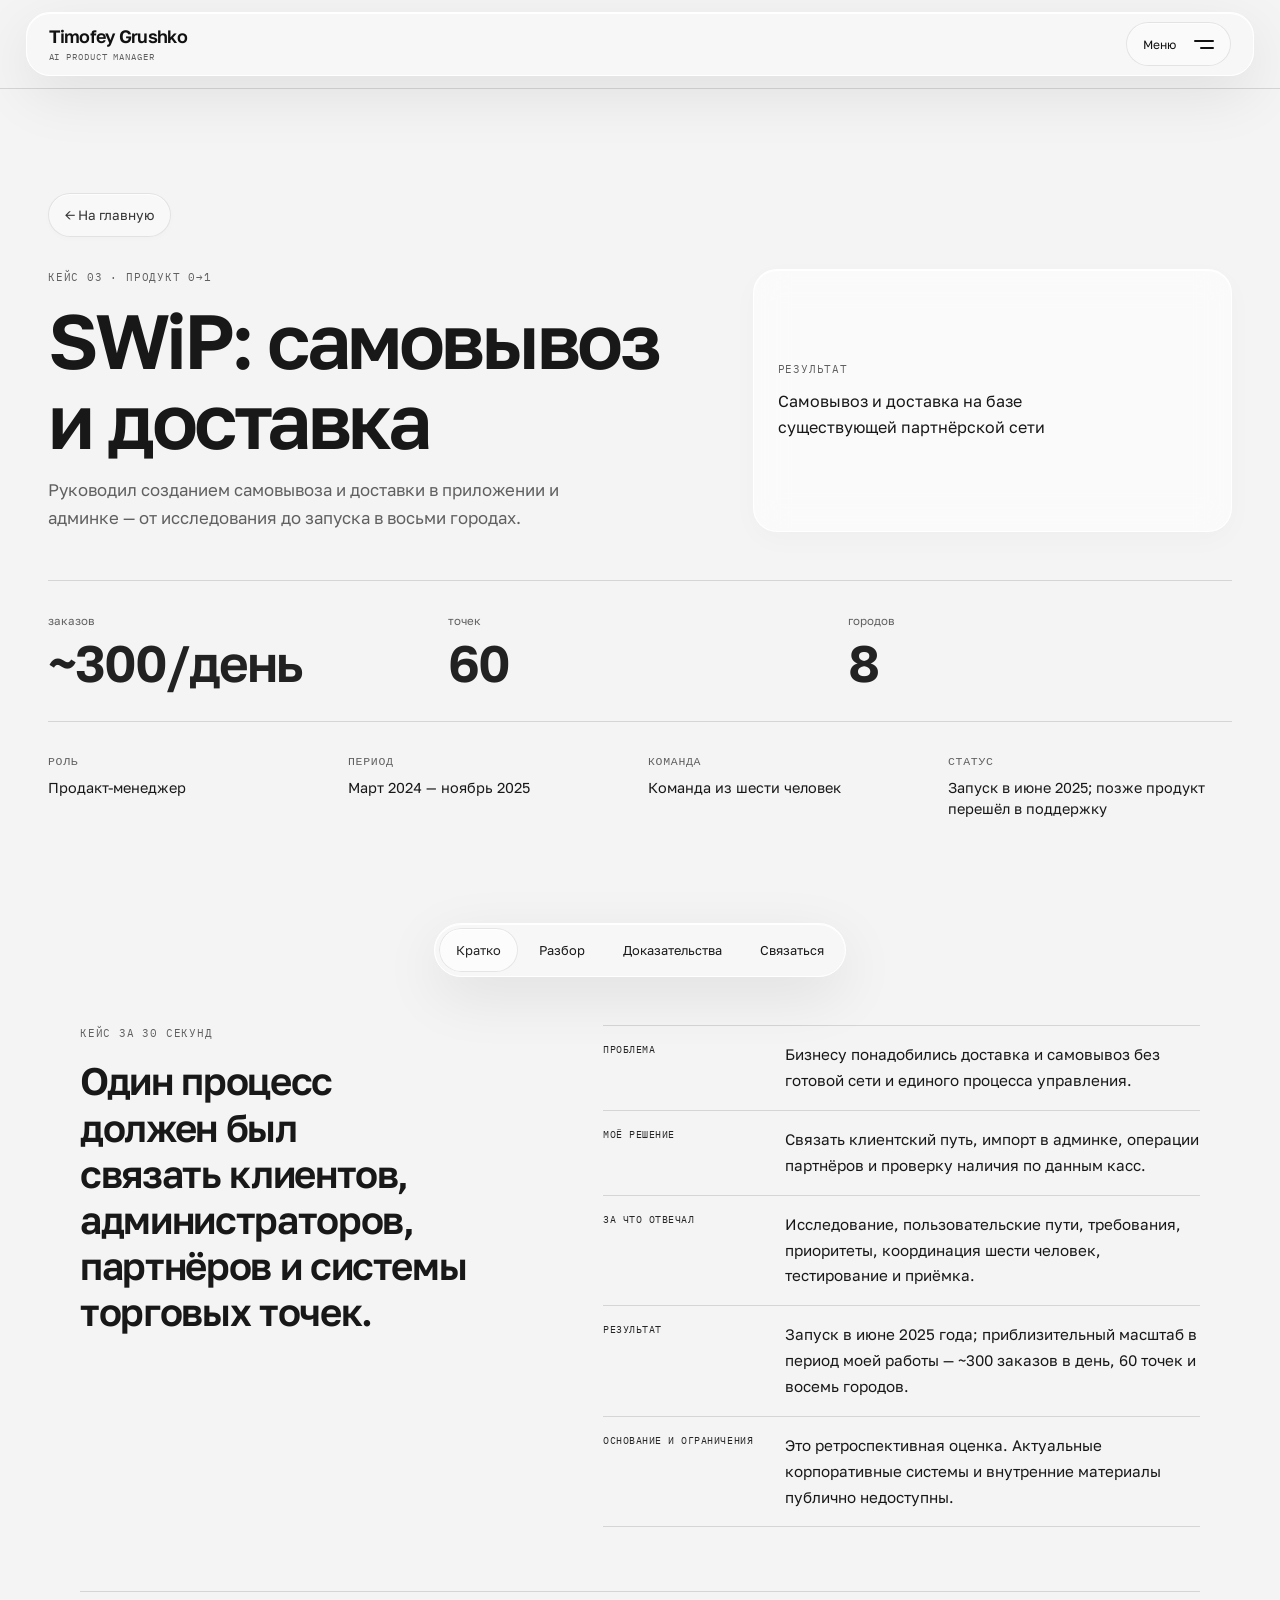
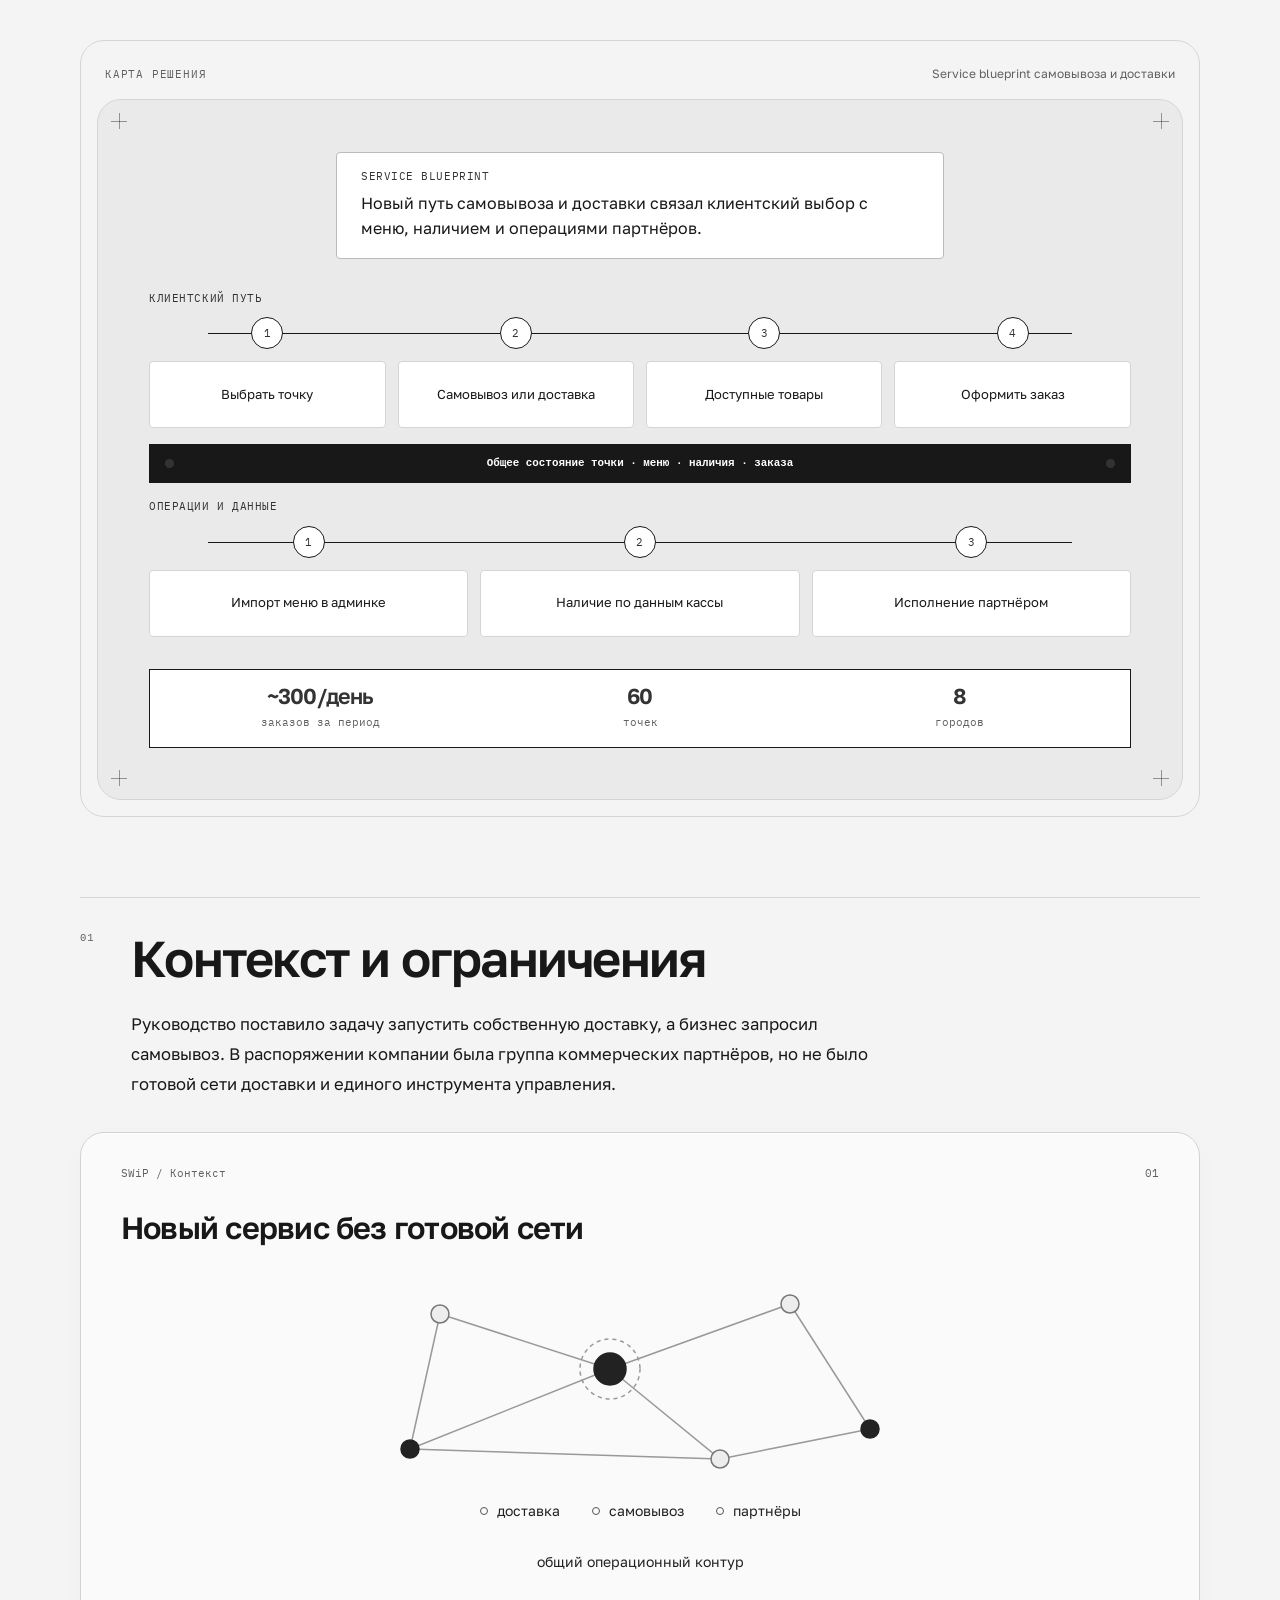
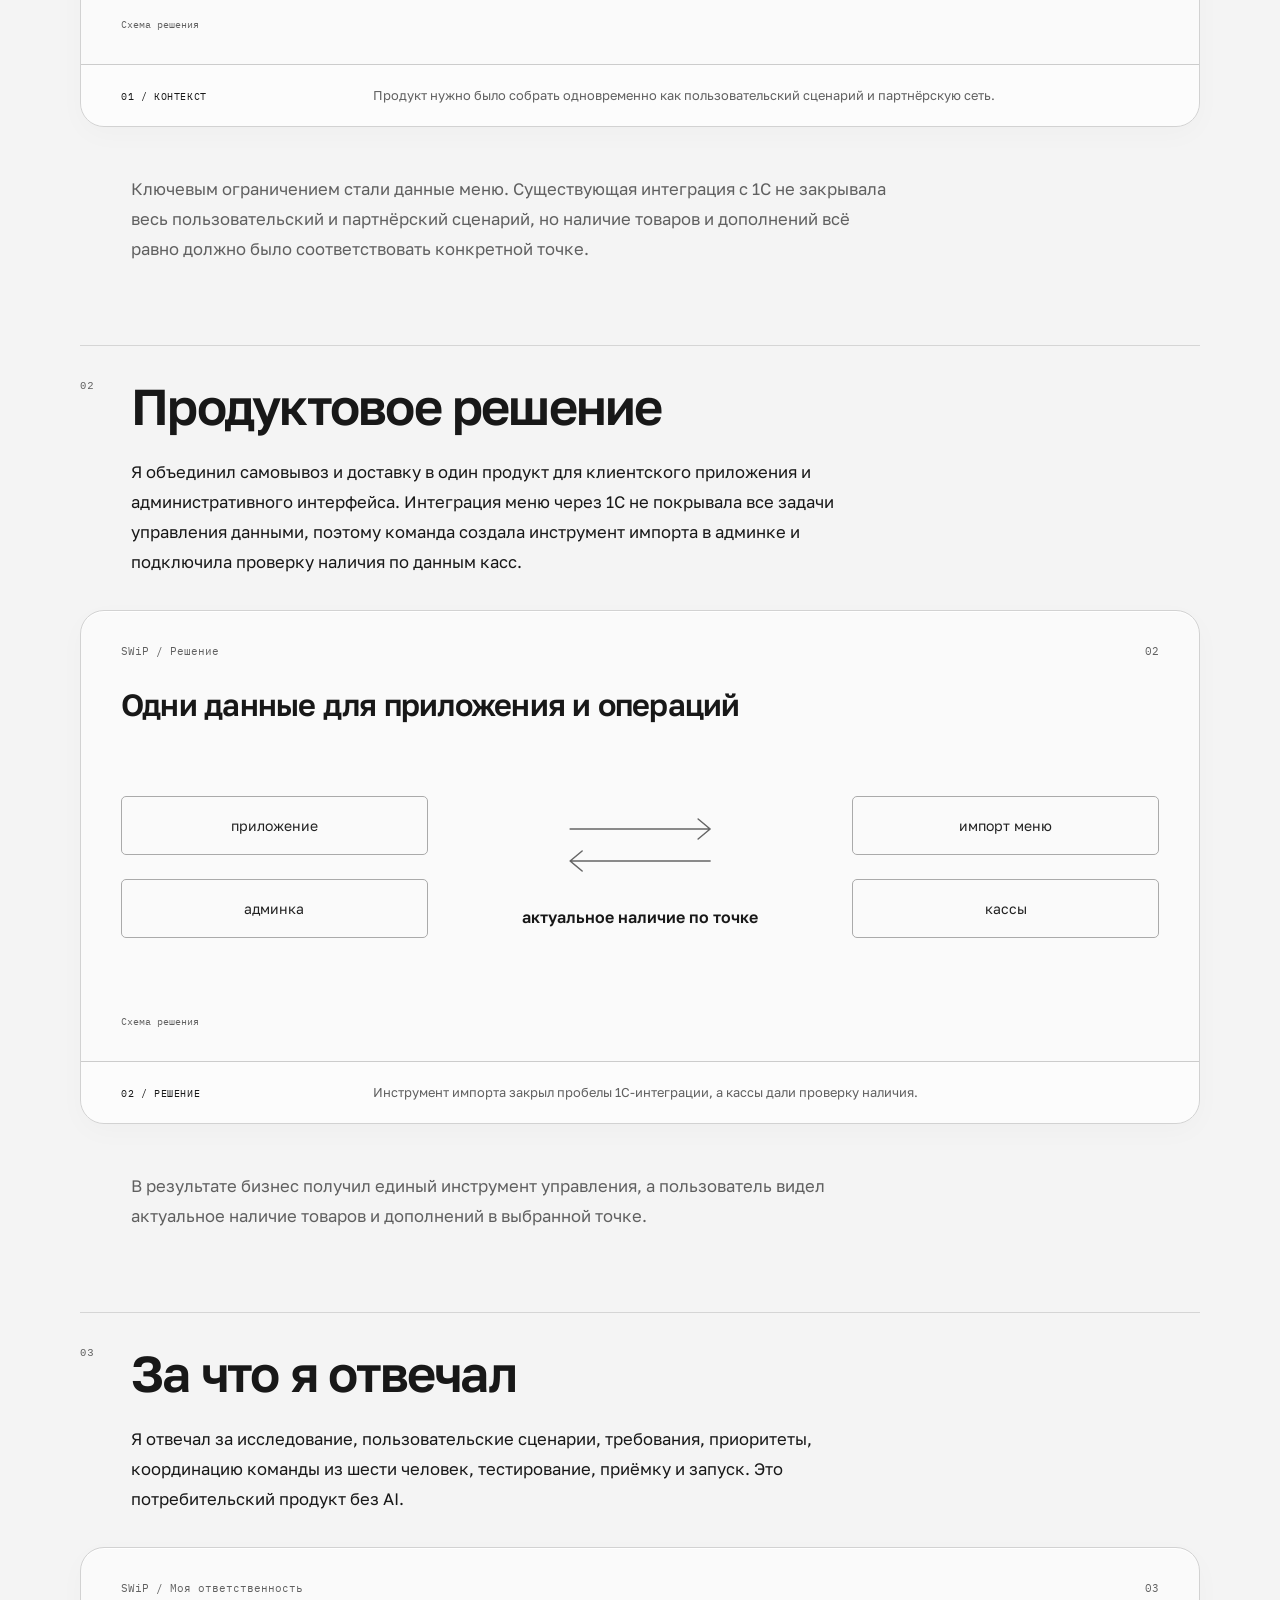
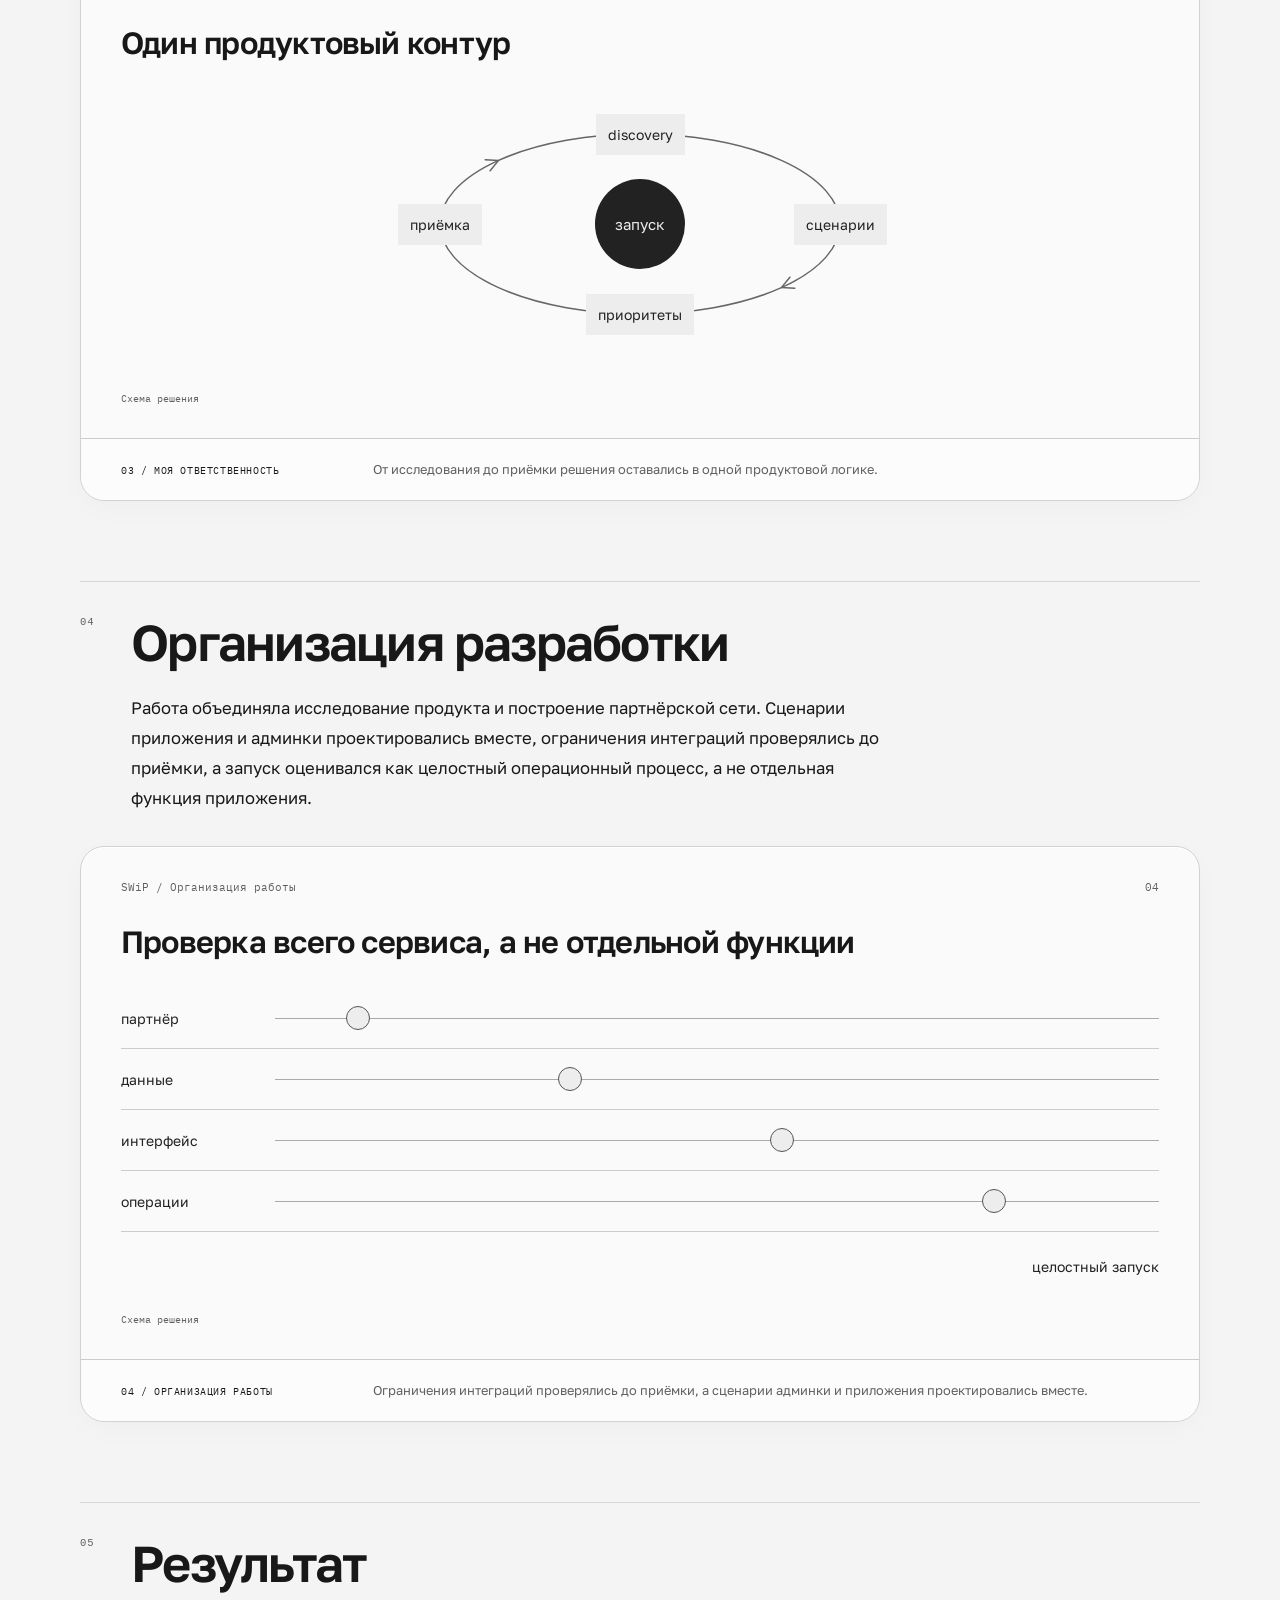
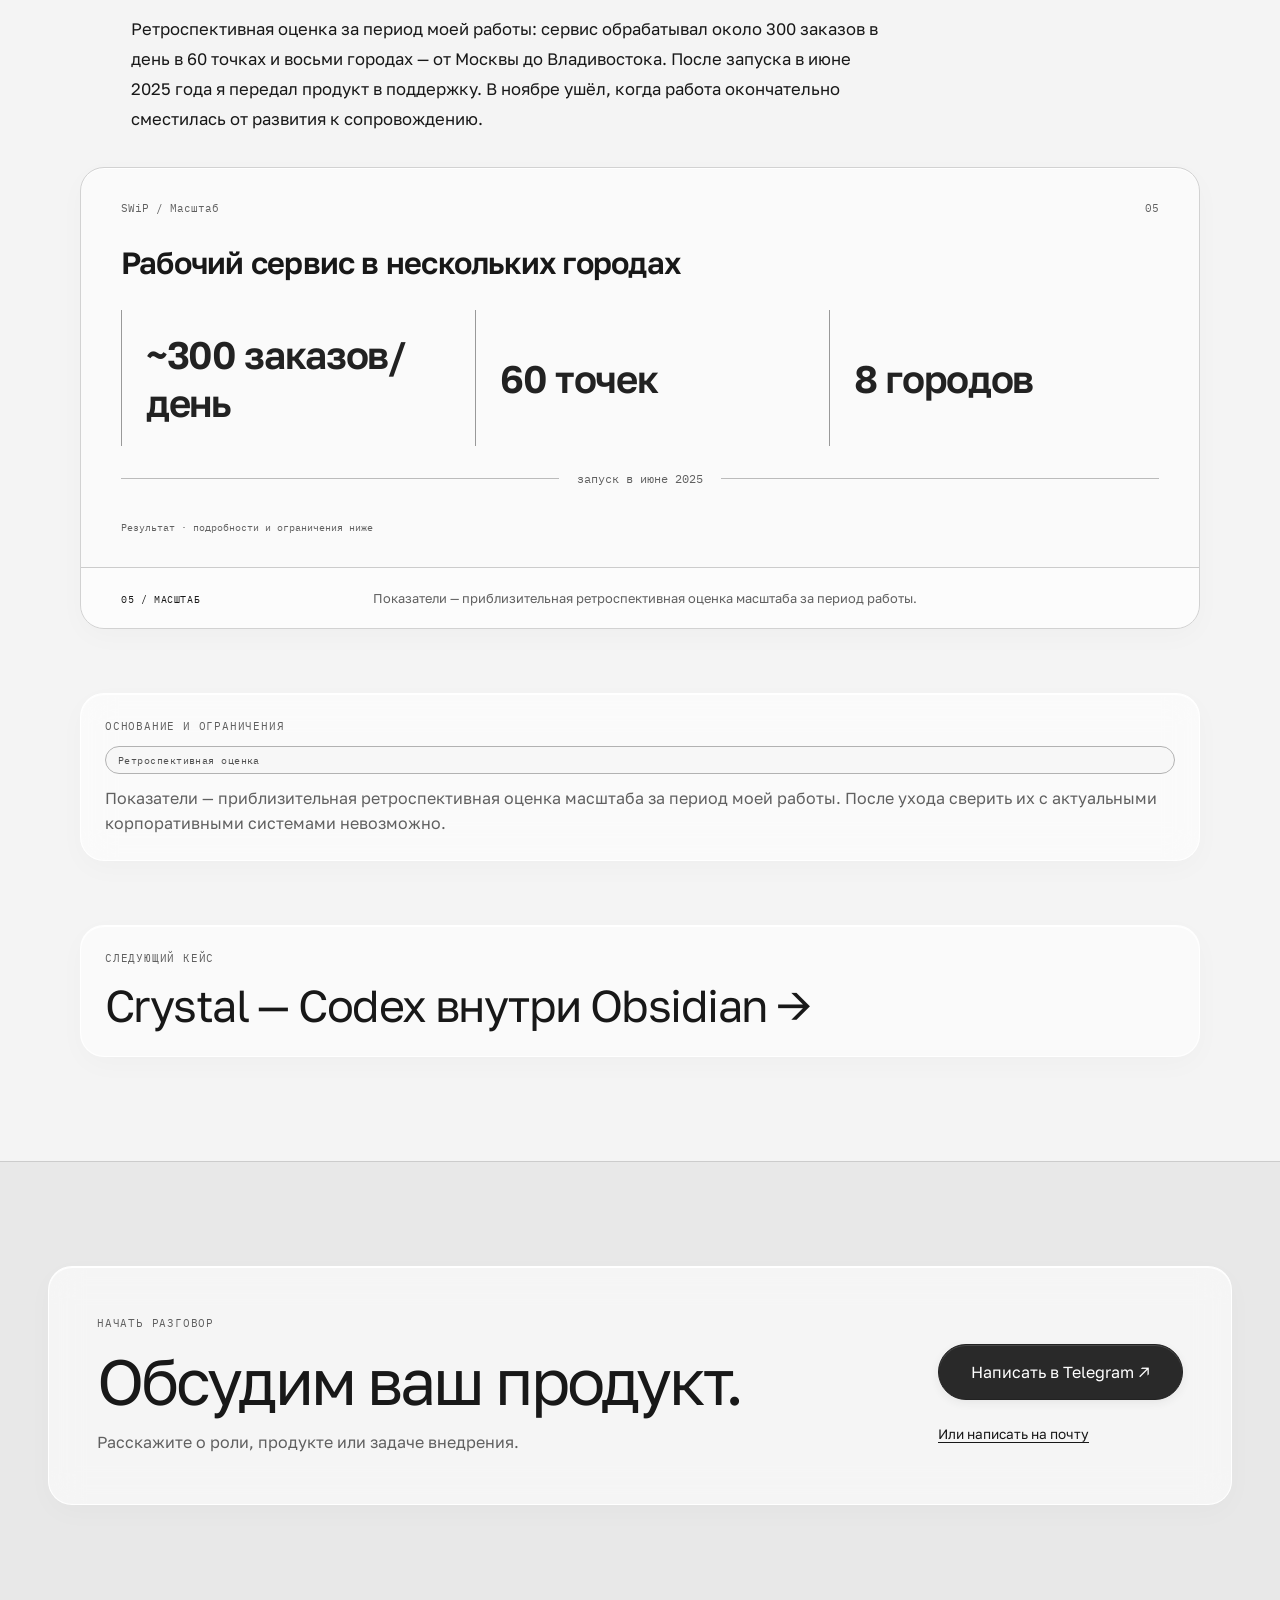
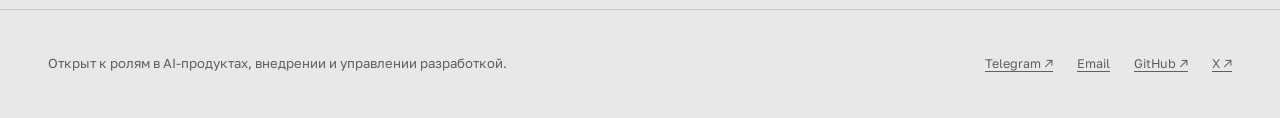
<file: ru/cases/swip-pickup-delivery/index.html>
<!DOCTYPE html><html lang="ru"><head><meta charset="UTF-8"><meta name="viewport" content="width=device-width, initial-scale=1, viewport-fit=cover"><meta name="theme-color" content="#f4f4f4"><link rel="preload" href="/fonts/golos-400.ttf" as="font" type="font/ttf" crossorigin><meta name="description" content="Потребительский кейс 0→1: исследование, админка, партнёрские операции, запуск и масштабирование в нескольких городах."><link rel="icon" href="/favicon.svg" type="image/svg+xml"><link rel="canonical" href="https://gvukamolle.github.io/ru/cases/swip-pickup-delivery/"><link rel="alternate" hreflang="ru" href="https://gvukamolle.github.io/ru/cases/swip-pickup-delivery/"><link rel="alternate" hreflang="en" href="https://gvukamolle.github.io/cases/swip-pickup-delivery/"><link rel="alternate" hreflang="x-default" href="https://gvukamolle.github.io/"><meta property="og:type" content="website"><meta property="og:locale" content="ru_RU"><meta property="og:title" content="SWiP: самовывоз и доставка — Тимофей Грушко"><meta property="og:description" content="Потребительский кейс 0→1: исследование, админка, партнёрские операции, запуск и масштабирование в нескольких городах."><meta property="og:url" content="https://gvukamolle.github.io/ru/cases/swip-pickup-delivery/"><meta property="og:image" content="https://gvukamolle.github.io/og-default.png"><meta property="og:image:width" content="1200"><meta property="og:image:height" content="630"><meta property="og:image:alt" content="Тимофей Грушко — продакт-менеджер AI-продуктов и разработка с AI-агентами"><meta name="twitter:card" content="summary_large_image"><meta name="twitter:title" content="SWiP: самовывоз и доставка — Тимофей Грушко"><meta name="twitter:description" content="Потребительский кейс 0→1: исследование, админка, партнёрские операции, запуск и масштабирование в нескольких городах."><meta name="twitter:image" content="https://gvukamolle.github.io/og-default.png"><meta name="twitter:image:alt" content="Тимофей Грушко — продакт-менеджер AI-продуктов и разработка с AI-агентами"><title>SWiP: самовывоз и доставка — Тимофей Грушко</title><script type="application/ld+json">{"@context":"https://schema.org","@type":"Person","name":"Timofey Grushko","jobTitle":"Продакт-менеджер AI-продуктов","homeLocation":{"@type":"Place","name":"Moscow"},"email":"mailto:tim.grushko7@gmail.com","sameAs":["https://t.me/gvukamolle","https://github.com/gvukamolle","https://x.com/why_gvukamolle"],"knowsLanguage":["ru","en"]}</script><link rel="stylesheet" href="/_astro/i18n.DCbKfrXa.css"><link rel="stylesheet" href="/_astro/case-pairs.BofZKnwQ.css"><link rel="stylesheet" href="/_astro/BaseLayout.C7VRV1YZ.css"></head><body><a class="skip-link" href="#main">К содержанию</a><header class="site-header tdf-header"><a class="tdf-wordmark" href="/ru/"><span>Timofey Grushko<span class="tdf-edition">AI PRODUCT MANAGER</span></span></a><button id="menu-toggle" class="tdf-menu-toggle" type="button" aria-expanded="false" aria-controls="nav-panel" data-open-label="Закрыть" data-closed-label="Меню"><span id="menu-label">Меню</span><span class="tdf-burger" aria-hidden="true"><i></i><i></i></span></button></header><nav id="nav-panel" class="tdf-nav-panel" aria-label="Основная навигация" hidden><span class="tdf-menu-eyebrow">Навигация</span><a href="/ru/#cases">Кейсы<span aria-hidden="true">↗</span></a><a href="/ru/#experience">Опыт<span aria-hidden="true">↗</span></a><a href="/ru/#method">Метод<span aria-hidden="true">↗</span></a><a href="/ru/#about">Обо мне<span aria-hidden="true">↗</span></a><a href="https://t.me/gvukamolle">Telegram<span aria-hidden="true">↗</span></a><div class="tdf-menu-language"><span>Язык</span><a class="tdf-language" href="/cases/swip-pickup-delivery/" data-language-switch data-target-locale="en" data-russian="true" aria-label="Переключить язык на английский"><span>EN</span><span>RU</span></a></div></nav><noscript><style>#menu-toggle{display:none}</style><nav class="tdf-fallback" aria-label="Навигация"><a href="/ru/#cases">Кейсы</a><a href="/ru/#experience">Опыт</a><a href="/ru/#method">Метод</a><a href="/ru/#about">Обо мне</a><a href="https://t.me/gvukamolle">Telegram</a><a href="/cases/swip-pickup-delivery/">English</a></nav></noscript><script type="module" src="/_astro/SiteHeader.astro_astro_type_script_index_0_lang.BImIj5Sn.js"></script><main id="main"><script type="application/ld+json">{"@context":"https://schema.org","@type":"CreativeWork","name":"SWiP: самовывоз и доставка","abstract":"Руководил созданием самовывоза и доставки в приложении и админке — от исследования до запуска в восьми городах.","creator":{"@type":"Person","name":"Timofey Grushko"},"inLanguage":"ru","url":"https://gvukamolle.github.io/ru/cases/swip-pickup-delivery/","isPartOf":{"@type":"WebSite","name":"Timofey Grushko Portfolio","url":"https://gvukamolle.github.io/"}}</script><article class="case-page case-page--swip-pickup-delivery" data-astro-cid-nbtsjepb><header class="case-hero section" data-astro-cid-nbtsjepb><div class="container case-hero__grid" data-astro-cid-nbtsjepb><a class="case-home-link" href="/ru/" data-astro-cid-nbtsjepb>← На главную</a><div class="case-hero__copy" data-astro-cid-nbtsjepb><p class="eyebrow" data-astro-cid-nbtsjepb>Кейс 03 · Продукт 0→1</p><h1 data-astro-cid-nbtsjepb>SWiP: самовывоз и доставка</h1><p class="case-summary" data-astro-cid-nbtsjepb>Руководил созданием самовывоза и доставки в приложении и админке — от исследования до запуска в восьми городах.</p></div><div class="case-outcome" data-astro-cid-nbtsjepb><p class="eyebrow" data-astro-cid-nbtsjepb>Результат</p><p data-astro-cid-nbtsjepb>Самовывоз и доставка на базе существующей партнёрской сети</p></div><dl class="case-metrics" aria-label="Ключевые показатели кейса" data-astro-cid-nbtsjepb><div data-astro-cid-nbtsjepb><dt data-astro-cid-nbtsjepb>заказов</dt><dd data-astro-cid-nbtsjepb>~300/день</dd></div><div data-astro-cid-nbtsjepb><dt data-astro-cid-nbtsjepb>точек</dt><dd data-astro-cid-nbtsjepb>60</dd></div><div data-astro-cid-nbtsjepb><dt data-astro-cid-nbtsjepb>городов</dt><dd data-astro-cid-nbtsjepb>8</dd></div></dl><dl class="case-meta" data-case-meta data-astro-cid-nbtsjepb><div data-astro-cid-nbtsjepb><dt data-astro-cid-nbtsjepb>Роль</dt><dd data-astro-cid-nbtsjepb>Продакт-менеджер</dd></div><div data-astro-cid-nbtsjepb><dt data-astro-cid-nbtsjepb>Период</dt><dd data-astro-cid-nbtsjepb>Март 2024 — ноябрь 2025</dd></div><div data-astro-cid-nbtsjepb><dt data-astro-cid-nbtsjepb>Команда</dt><dd data-astro-cid-nbtsjepb>Команда из шести человек</dd></div><div data-astro-cid-nbtsjepb><dt data-astro-cid-nbtsjepb>Статус</dt><dd data-astro-cid-nbtsjepb>Запуск в июне 2025; позже продукт перешёл в поддержку</dd></div></dl></div></header><nav class="case-jump-nav" data-case-jump-nav aria-label="Разделы кейса" data-astro-cid-nbtsjepb><div class="container" data-astro-cid-nbtsjepb><a href="#overview" aria-current="location" data-astro-cid-nbtsjepb>Кратко</a><a href="#story" data-astro-cid-nbtsjepb>Разбор</a><a href="#evidence" data-astro-cid-nbtsjepb>Доказательства</a><a href="#contact" data-astro-cid-nbtsjepb>Связаться</a></div></nav><script>
      const initializeCaseNavigation = () => {
        const jumpNav = document.querySelector('[data-case-jump-nav]');
        if (!jumpNav) return;
        const links = [...jumpNav.querySelectorAll('a[href^="#"]')];
        const sections = links.map((link) => document.querySelector(link.getAttribute('href'))).filter(Boolean);
        if (!sections.length) return;
        let frame = 0;
        const updateCurrentSection = () => {
          frame = 0;
          const threshold = jumpNav.getBoundingClientRect().bottom + 16;
          let current = sections[0];
          for (const section of sections) {
            if (section.getBoundingClientRect().top <= threshold) current = section;
          }
          const atDocumentEnd = Math.ceil(scrollY + innerHeight) >= document.documentElement.scrollHeight - 2;
          if (atDocumentEnd) current = sections[sections.length - 1];
          links.forEach((link) => {
            if (link.getAttribute('href') === `#${current.id}`) link.setAttribute('aria-current', 'location');
            else link.removeAttribute('aria-current');
          });
        };
        const requestUpdate = () => {
          if (!frame) frame = requestAnimationFrame(updateCurrentSection);
        };
        addEventListener('scroll', requestUpdate, { passive: true });
        addEventListener('resize', requestUpdate);
        addEventListener('hashchange', requestUpdate);
        updateCurrentSection();
        // Native fragment positioning can precede fonts and story-figure placement.
        const initialEvidence = location.hash === '#evidence';
        let userMoved = false;
        for (const name of ['wheel', 'touchstart', 'pointerdown', 'keydown']) {
          addEventListener(name, () => { userMoved = true; }, { once: true, passive: true });
        }
        document.fonts.ready.then(() => requestAnimationFrame(() => {
          if (initialEvidence && !userMoved && location.hash === '#evidence') {
            document.getElementById('evidence')?.scrollIntoView({ block: 'start', behavior: 'instant' });
            requestUpdate();
          }
        }));
      };
      if (document.readyState === 'loading') document.addEventListener('DOMContentLoaded', initializeCaseNavigation, { once: true });
      else initializeCaseNavigation();
    </script><div id="overview" class="container case-reading anchor-section" data-astro-cid-nbtsjepb><section class="case-snapshot" aria-labelledby="snapshot-heading" data-astro-cid-wzcup7eo><div class="case-snapshot__heading" data-astro-cid-wzcup7eo><p class="eyebrow" data-astro-cid-wzcup7eo>Кейс за 30 секунд</p><h2 id="snapshot-heading" data-astro-cid-wzcup7eo>Один процесс должен был связать клиентов, администраторов, партнёров и системы торговых точек.</h2></div><dl data-astro-cid-wzcup7eo><div data-astro-cid-wzcup7eo><dt data-astro-cid-wzcup7eo>Проблема</dt><dd data-astro-cid-wzcup7eo>Бизнесу понадобились доставка и самовывоз без готовой сети и единого процесса управления.</dd></div><div data-astro-cid-wzcup7eo><dt data-astro-cid-wzcup7eo>Моё решение</dt><dd data-astro-cid-wzcup7eo>Связать клиентский путь, импорт в админке, операции партнёров и проверку наличия по данным касс.</dd></div><div data-astro-cid-wzcup7eo><dt data-astro-cid-wzcup7eo>За что отвечал</dt><dd data-astro-cid-wzcup7eo>Исследование, пользовательские пути, требования, приоритеты, координация шести человек, тестирование и приёмка.</dd></div><div data-astro-cid-wzcup7eo><dt data-astro-cid-wzcup7eo>Результат</dt><dd data-astro-cid-wzcup7eo>Запуск в июне 2025 года; приблизительный масштаб в период моей работы — ~300 заказов в день, 60 точек и восемь городов.</dd></div><div data-astro-cid-wzcup7eo><dt data-astro-cid-wzcup7eo>Основание и ограничения</dt><dd data-astro-cid-wzcup7eo>Это ретроспективная оценка. Актуальные корпоративные системы и внутренние материалы публично недоступны.</dd></div></dl></section><figure class="case-artifact case-artifact--swip-pickup-delivery" data-astro-cid-r4fpj7zg><figcaption data-astro-cid-r4fpj7zg><span class="eyebrow" data-astro-cid-r4fpj7zg>Карта решения</span><strong data-astro-cid-r4fpj7zg>Service blueprint самовывоза и доставки</strong></figcaption><div class="artifact-canvas artifact-canvas--swip-pickup-delivery" data-astro-cid-r4fpj7zg><i class="artifact-register artifact-register--tl" aria-hidden="true" data-astro-cid-r4fpj7zg></i><i class="artifact-register artifact-register--tr" aria-hidden="true" data-astro-cid-r4fpj7zg></i><i class="artifact-register artifact-register--bl" aria-hidden="true" data-astro-cid-r4fpj7zg></i><i class="artifact-register artifact-register--br" aria-hidden="true" data-astro-cid-r4fpj7zg></i><i class="artifact-dots artifact-dots--tr" aria-hidden="true" data-astro-cid-r4fpj7zg></i><i class="artifact-dots artifact-dots--bl" aria-hidden="true" data-astro-cid-r4fpj7zg></i><section class="diagram-shell swip-diagram" data-astro-cid-r4fpj7zg><header class="artifact-question" data-astro-cid-r4fpj7zg><span data-astro-cid-r4fpj7zg>Service blueprint</span><strong data-astro-cid-r4fpj7zg>Новый путь самовывоза и доставки связал клиентский выбор с меню, наличием и операциями партнёров.</strong></header><div class="service-blueprint" data-astro-cid-r4fpj7zg><section class="service-lane" data-astro-cid-r4fpj7zg><span data-astro-cid-r4fpj7zg>Клиентский путь</span><ol class="service-track service-track--customer" data-astro-cid-r4fpj7zg><li data-astro-cid-r4fpj7zg><i data-astro-cid-r4fpj7zg>1</i><strong data-astro-cid-r4fpj7zg>Выбрать точку</strong></li><li data-astro-cid-r4fpj7zg><i data-astro-cid-r4fpj7zg>2</i><strong data-astro-cid-r4fpj7zg>Самовывоз или доставка</strong></li><li data-astro-cid-r4fpj7zg><i data-astro-cid-r4fpj7zg>3</i><strong data-astro-cid-r4fpj7zg>Доступные товары</strong></li><li data-astro-cid-r4fpj7zg><i data-astro-cid-r4fpj7zg>4</i><strong data-astro-cid-r4fpj7zg>Оформить заказ</strong></li></ol></section><div class="shared-state" data-astro-cid-r4fpj7zg><i data-astro-cid-r4fpj7zg></i><strong data-astro-cid-r4fpj7zg>Общее состояние точки · меню · наличия · заказа</strong><i data-astro-cid-r4fpj7zg></i></div><section class="service-lane" data-astro-cid-r4fpj7zg><span data-astro-cid-r4fpj7zg>Операции и данные</span><ol class="service-track service-track--operations" data-astro-cid-r4fpj7zg><li data-astro-cid-r4fpj7zg><i data-astro-cid-r4fpj7zg>1</i><strong data-astro-cid-r4fpj7zg>Импорт меню в админке</strong></li><li data-astro-cid-r4fpj7zg><i data-astro-cid-r4fpj7zg>2</i><strong data-astro-cid-r4fpj7zg>Наличие по данным кассы</strong></li><li data-astro-cid-r4fpj7zg><i data-astro-cid-r4fpj7zg>3</i><strong data-astro-cid-r4fpj7zg>Исполнение партнёром</strong></li></ol></section></div><dl class="result-metrics" data-astro-cid-r4fpj7zg><div data-astro-cid-r4fpj7zg><dt data-astro-cid-r4fpj7zg>заказов за период</dt><dd data-astro-cid-r4fpj7zg>~300/день</dd></div><div data-astro-cid-r4fpj7zg><dt data-astro-cid-r4fpj7zg>точек</dt><dd data-astro-cid-r4fpj7zg>60</dd></div><div data-astro-cid-r4fpj7zg><dt data-astro-cid-r4fpj7zg>городов</dt><dd data-astro-cid-r4fpj7zg>8</dd></div></dl></section></div></figure><div id="story" class="case-prose anchor-section" data-case-story data-astro-cid-nbtsjepb><h2 id="контекст-и-ограничения">Контекст и ограничения</h2>
<p>Руководство поставило задачу запустить собственную доставку, а бизнес запросил самовывоз. В распоряжении компании была группа коммерческих партнёров, но не было готовой сети доставки и единого инструмента управления.</p>
<p>Ключевым ограничением стали данные меню. Существующая интеграция с 1С не закрывала весь пользовательский и партнёрский сценарий, но наличие товаров и дополнений всё равно должно было соответствовать конкретной точке.</p>
<h2 id="продуктовое-решение">Продуктовое решение</h2>
<p>Я объединил самовывоз и доставку в один продукт для клиентского приложения и административного интерфейса. Интеграция меню через 1С не покрывала все задачи управления данными, поэтому команда создала инструмент импорта в админке и подключила проверку наличия по данным касс.</p>
<p>В результате бизнес получил единый инструмент управления, а пользователь видел актуальное наличие товаров и дополнений в выбранной точке.</p>
<h2 id="за-что-я-отвечал">За что я отвечал</h2>
<p>Я отвечал за исследование, пользовательские сценарии, требования, приоритеты, координацию команды из шести человек, тестирование, приёмку и запуск. Это потребительский продукт без AI.</p>
<h2 id="организация-разработки">Организация разработки</h2>
<p>Работа объединяла исследование продукта и построение партнёрской сети. Сценарии приложения и админки проектировались вместе, ограничения интеграций проверялись до приёмки, а запуск оценивался как целостный операционный процесс, а не отдельная функция приложения.</p>
<h2 id="evidence" class="anchor-section">Результат</h2>
<p>Ретроспективная оценка за период моей работы: сервис обрабатывал около 300 заказов в день в 60 точках и восьми городах — от Москвы до Владивостока. После запуска в июне 2025 года я передал продукт в поддержку. В ноябре ушёл, когда работа окончательно сместилась от развития к сопровождению.</p>
</div><div class="story-visual-pool" data-story-visual-pool data-astro-cid-mmtgxxj7><figure class="story-visual story-visual--signal story-visual--case-swip-pickup-delivery" data-story-visual data-story-index="0" data-astro-cid-mmtgxxj7><div class="case-diagram case-diagram--signal composition--network" data-case-diagram data-composition="network" aria-hidden="true" data-astro-cid-bmcncoin><div class="diagram-meta" data-astro-cid-bmcncoin><span data-astro-cid-bmcncoin>SWiP / Контекст</span><span data-astro-cid-bmcncoin>01</span></div><div class="diagram-heading" data-astro-cid-bmcncoin><strong data-astro-cid-bmcncoin>Новый сервис без готовой сети</strong></div><div class="network-stage" data-astro-cid-bmcncoin><svg class="network-map" viewBox="0 0 600 210" data-astro-cid-bmcncoin><path d="M100 40 270 95 450 30M100 40 70 175 270 95 380 185 530 155 450 30 270 95M70 175 380 185" data-astro-cid-bmcncoin></path><g data-astro-cid-bmcncoin><circle cx="100" cy="40" r="9" class="network-open" data-astro-cid-bmcncoin></circle></g><g data-astro-cid-bmcncoin><circle cx="270" cy="95" r="16" class="network-filled" data-astro-cid-bmcncoin></circle><circle cx="270" cy="95" r="30" class="network-halo" data-astro-cid-bmcncoin></circle></g><g data-astro-cid-bmcncoin><circle cx="450" cy="30" r="9" class="network-open" data-astro-cid-bmcncoin></circle></g><g data-astro-cid-bmcncoin><circle cx="70" cy="175" r="9" class="network-filled" data-astro-cid-bmcncoin></circle></g><g data-astro-cid-bmcncoin><circle cx="380" cy="185" r="9" class="network-open" data-astro-cid-bmcncoin></circle></g><g data-astro-cid-bmcncoin><circle cx="530" cy="155" r="9" class="network-filled" data-astro-cid-bmcncoin></circle></g></svg><div class="network-key" data-astro-cid-bmcncoin><span data-astro-cid-bmcncoin><i data-astro-cid-bmcncoin></i>доставка</span><span data-astro-cid-bmcncoin><i data-astro-cid-bmcncoin></i>самовывоз</span><span data-astro-cid-bmcncoin><i data-astro-cid-bmcncoin></i>партнёры</span></div><div class="outcome-line" data-astro-cid-bmcncoin>общий операционный контур</div></div><span class="diagram-note" data-astro-cid-bmcncoin>Схема решения</span></div><figcaption data-astro-cid-mmtgxxj7><strong data-astro-cid-mmtgxxj7>01 / Контекст</strong><span data-astro-cid-mmtgxxj7>Продукт нужно было собрать одновременно как пользовательский сценарий и партнёрскую сеть.</span></figcaption></figure><figure class="story-visual story-visual--system story-visual--case-swip-pickup-delivery" data-story-visual data-story-index="1" data-astro-cid-mmtgxxj7><div class="case-diagram case-diagram--system composition--exchange" data-case-diagram data-composition="exchange" aria-hidden="true" data-astro-cid-bmcncoin><div class="diagram-meta" data-astro-cid-bmcncoin><span data-astro-cid-bmcncoin>SWiP / Решение</span><span data-astro-cid-bmcncoin>02</span></div><div class="diagram-heading" data-astro-cid-bmcncoin><strong data-astro-cid-bmcncoin>Одни данные для приложения и операций</strong></div><div class="exchange-stage" data-astro-cid-bmcncoin><div class="exchange-side" data-astro-cid-bmcncoin><span data-astro-cid-bmcncoin>приложение</span><span data-astro-cid-bmcncoin>админка</span></div><div class="exchange-core" data-astro-cid-bmcncoin><svg viewBox="0 0 160 80" data-astro-cid-bmcncoin><path d="M10 24h140m-12-10 12 10-12 10M150 56H10m12-10L10 56l12 10" data-astro-cid-bmcncoin></path></svg><strong data-astro-cid-bmcncoin>актуальное наличие по точке</strong></div><div class="exchange-side" data-astro-cid-bmcncoin><span data-astro-cid-bmcncoin>импорт меню</span><span data-astro-cid-bmcncoin>кассы</span></div></div><span class="diagram-note" data-astro-cid-bmcncoin>Схема решения</span></div><figcaption data-astro-cid-mmtgxxj7><strong data-astro-cid-mmtgxxj7>02 / Решение</strong><span data-astro-cid-mmtgxxj7>Инструмент импорта закрыл пробелы 1С-интеграции, а кассы дали проверку наличия.</span></figcaption></figure><figure class="story-visual story-visual--decision story-visual--case-swip-pickup-delivery" data-story-visual data-story-index="2" data-astro-cid-mmtgxxj7><div class="case-diagram case-diagram--decision composition--cycle" data-case-diagram data-composition="cycle" aria-hidden="true" data-astro-cid-bmcncoin><div class="diagram-meta" data-astro-cid-bmcncoin><span data-astro-cid-bmcncoin>SWiP / Моя ответственность</span><span data-astro-cid-bmcncoin>03</span></div><div class="diagram-heading" data-astro-cid-bmcncoin><strong data-astro-cid-bmcncoin>Один продуктовый контур</strong></div><div class="cycle-stage" data-astro-cid-bmcncoin><svg class="cycle-ring" viewBox="0 0 600 270" preserveAspectRatio="none" data-astro-cid-bmcncoin><ellipse cx="300" cy="135" rx="200" ry="90" data-astro-cid-bmcncoin></ellipse><path d="M449.9 188.2 441.4 198.6 454.8 199.2M150.1 81.8 158.6 71.4 145.2 70.8" data-astro-cid-bmcncoin></path></svg><span class="cycle-step cycle-step--0" data-astro-cid-bmcncoin>discovery</span><span class="cycle-step cycle-step--1" data-astro-cid-bmcncoin>сценарии</span><span class="cycle-step cycle-step--2" data-astro-cid-bmcncoin>приоритеты</span><span class="cycle-step cycle-step--3" data-astro-cid-bmcncoin>приёмка</span><div class="cycle-center" data-astro-cid-bmcncoin>запуск</div></div><span class="diagram-note" data-astro-cid-bmcncoin>Схема решения</span></div><figcaption data-astro-cid-mmtgxxj7><strong data-astro-cid-mmtgxxj7>03 / Моя ответственность</strong><span data-astro-cid-mmtgxxj7>От исследования до приёмки решения оставались в одной продуктовой логике.</span></figcaption></figure><figure class="story-visual story-visual--process story-visual--case-swip-pickup-delivery" data-story-visual data-story-index="3" data-astro-cid-mmtgxxj7><div class="case-diagram case-diagram--process composition--lanes" data-case-diagram data-composition="lanes" aria-hidden="true" data-astro-cid-bmcncoin><div class="diagram-meta" data-astro-cid-bmcncoin><span data-astro-cid-bmcncoin>SWiP / Организация работы</span><span data-astro-cid-bmcncoin>04</span></div><div class="diagram-heading" data-astro-cid-bmcncoin><strong data-astro-cid-bmcncoin>Проверка всего сервиса, а не отдельной функции</strong></div><div class="lanes-stage" data-astro-cid-bmcncoin><div class="swim-lane" style="--offset:0" data-astro-cid-bmcncoin><span data-astro-cid-bmcncoin>партнёр</span><div class="lane-track" data-astro-cid-bmcncoin><span class="lane-marker" data-astro-cid-bmcncoin></span></div></div><div class="swim-lane" style="--offset:1" data-astro-cid-bmcncoin><span data-astro-cid-bmcncoin>данные</span><div class="lane-track" data-astro-cid-bmcncoin><span class="lane-marker" data-astro-cid-bmcncoin></span></div></div><div class="swim-lane" style="--offset:2" data-astro-cid-bmcncoin><span data-astro-cid-bmcncoin>интерфейс</span><div class="lane-track" data-astro-cid-bmcncoin><span class="lane-marker" data-astro-cid-bmcncoin></span></div></div><div class="swim-lane" style="--offset:3" data-astro-cid-bmcncoin><span data-astro-cid-bmcncoin>операции</span><div class="lane-track" data-astro-cid-bmcncoin><span class="lane-marker" data-astro-cid-bmcncoin></span></div></div><div class="outcome-line" data-astro-cid-bmcncoin>целостный запуск</div></div><span class="diagram-note" data-astro-cid-bmcncoin>Схема решения</span></div><figcaption data-astro-cid-mmtgxxj7><strong data-astro-cid-mmtgxxj7>04 / Организация работы</strong><span data-astro-cid-mmtgxxj7>Ограничения интеграций проверялись до приёмки, а сценарии админки и приложения проектировались вместе.</span></figcaption></figure><figure class="story-visual story-visual--evidence story-visual--case-swip-pickup-delivery" data-story-visual data-story-index="4" data-astro-cid-mmtgxxj7><div class="case-diagram case-diagram--evidence composition--metrics" data-case-diagram data-composition="metrics" aria-hidden="true" data-astro-cid-bmcncoin><div class="diagram-meta" data-astro-cid-bmcncoin><span data-astro-cid-bmcncoin>SWiP / Масштаб</span><span data-astro-cid-bmcncoin>05</span></div><div class="diagram-heading" data-astro-cid-bmcncoin><strong data-astro-cid-bmcncoin>Рабочий сервис в нескольких городах</strong></div><div class="metrics-stage" data-astro-cid-bmcncoin><div class="metric-readouts" data-astro-cid-bmcncoin><span data-astro-cid-bmcncoin>~300 заказов/день</span><span data-astro-cid-bmcncoin>60 точек</span><span data-astro-cid-bmcncoin>8 городов</span></div><div class="metric-period" data-astro-cid-bmcncoin><span data-astro-cid-bmcncoin></span>запуск в июне 2025<span data-astro-cid-bmcncoin></span></div></div><span class="diagram-note" data-astro-cid-bmcncoin>Результат · подробности и ограничения ниже</span></div><figcaption data-astro-cid-mmtgxxj7><strong data-astro-cid-mmtgxxj7>05 / Масштаб</strong><span data-astro-cid-mmtgxxj7>Показатели — приблизительная ретроспективная оценка масштаба за период работы.</span></figcaption></figure></div><script type="module">var e=()=>{document.querySelectorAll(`[data-case-story]`).forEach(e=>{if(!(e instanceof HTMLElement)||e.dataset.visualsReady===`true`)return;let t=e.parentElement?.querySelector(`[data-story-visual-pool]`);if(!(t instanceof HTMLElement))return;let n=[...e.querySelectorAll(`:scope > h2`)];[...t.querySelectorAll(`[data-story-visual]`)].forEach((e,t)=>{let r=n[t];!(e instanceof HTMLElement)||!(r instanceof HTMLElement)||(r.nextElementSibling??r).after(e)}),t.remove(),e.dataset.visualsReady=`true`})};document.readyState===`loading`?document.addEventListener(`DOMContentLoaded`,e,{once:!0}):e();</script><aside id="evidence-limits" class="case-evidence anchor-section" data-evidence-boundary aria-labelledby="evidence-boundary-heading" data-astro-cid-nbtsjepb><p class="eyebrow" id="evidence-boundary-heading" data-astro-cid-nbtsjepb>Основание и ограничения</p><span class="evidence-badge evidence-badge--self-reported" data-astro-cid-rlb4oqut>Ретроспективная оценка</span><p data-astro-cid-nbtsjepb>Показатели — приблизительная ретроспективная оценка масштаба за период моей работы. После ухода сверить их с актуальными корпоративными системами невозможно.</p></aside><nav class="case-next" aria-label="Следующий кейс" data-astro-cid-nbtsjepb><a href="/ru/cases/crystal/" data-astro-cid-nbtsjepb><span class="eyebrow" data-astro-cid-nbtsjepb>Следующий кейс</span><strong data-astro-cid-nbtsjepb>Crystal — Codex внутри Obsidian →</strong></a></nav></div></article><section id="contact" class="contact-cta section anchor-section" aria-labelledby="contact-heading" data-astro-cid-tv4n2zuu><div class="container contact-cta__inner" data-astro-cid-tv4n2zuu><div class="contact-cta__copy" data-astro-cid-tv4n2zuu><p class="eyebrow" data-astro-cid-tv4n2zuu>Начать разговор</p><h2 id="contact-heading" data-astro-cid-tv4n2zuu>Обсудим ваш продукт.</h2><p data-astro-cid-tv4n2zuu>Расскажите о роли, продукте или задаче внедрения.</p></div><div class="contact-cta__actions" data-astro-cid-tv4n2zuu><a class="contact-cta__button" href="https://t.me/gvukamolle" target="_blank" rel="me noreferrer" data-astro-cid-tv4n2zuu>Написать в Telegram ↗</a><a class="contact-cta__email" href="mailto:tim.grushko7@gmail.com" data-astro-cid-tv4n2zuu>Или написать на почту</a></div></div></section></main><footer class="site-footer" data-astro-cid-nns7i3if><div class="container footer-inner" data-astro-cid-nns7i3if><p data-astro-cid-nns7i3if>Открыт к ролям в AI-продуктах, внедрении и управлении разработкой.</p><nav aria-label="Ссылки для связи" data-astro-cid-nns7i3if><a href="https://t.me/gvukamolle" target="_blank" rel="me noreferrer" data-astro-cid-nns7i3if>Telegram ↗</a><a href="mailto:tim.grushko7@gmail.com" data-astro-cid-nns7i3if>Email</a><a href="https://github.com/gvukamolle" target="_blank" rel="me noreferrer" data-astro-cid-nns7i3if>GitHub ↗</a><a href="https://x.com/why_gvukamolle" target="_blank" rel="me noreferrer" data-astro-cid-nns7i3if>X ↗</a></nav></div></footer><script type="module">var e=matchMedia(`(prefers-reduced-motion: reduce)`),t=matchMedia(`(min-width: 821px) and (hover: hover) and (pointer: fine)`),n=new Set,r=(t,r,i)=>{if(e.matches)return;let a=t.animate(r,i);n.add(a);let o=()=>n.delete(a);a.addEventListener(`finish`,o,{once:!0}),a.addEventListener(`cancel`,o,{once:!0})},i=`cubic-bezier(.2,.8,.2,1)`,a=new WeakSet,o=n=>{a.has(n)||(a.add(n),!e.matches&&(t.matches&&r(n,[{transform:`translateY(10px)`},{transform:`translateY(0)`}],{duration:480,easing:i}),t.matches&&n.querySelectorAll(`.preview-diagram .wire, .case-diagram svg > path`).forEach((e,t)=>{let n=e.getTotalLength();!Number.isFinite(n)||n<30||r(e,[{strokeDasharray:`${n}`,strokeDashoffset:n},{strokeDasharray:`${n}`,strokeDashoffset:0}],{duration:620,delay:Math.min(t*35,140),easing:i})})))},s=new IntersectionObserver(e=>{for(let t of e)t.isIntersecting&&(o(t.target),s.unobserve(t.target))},{threshold:.08}),c=()=>{document.querySelectorAll(`.case-card__visual, [data-story-visual]`).forEach(e=>s.observe(e))};document.readyState===`loading`?document.addEventListener(`DOMContentLoaded`,c,{once:!0}):c(),e.addEventListener(`change`,()=>{if(e.matches)for(let e of n)e.cancel()}),window.addEventListener(`pagehide`,()=>{s.disconnect();for(let e of n)e.cancel()}),window.addEventListener(`pageshow`,e=>{e.persisted&&c()});</script><script type="module">function e(){document.querySelector(`.case-page`)||document.querySelectorAll(`main .anchor-section`).forEach(e=>{let t=e.querySelector(`h2`);if(!t)return;let n=t.getBoundingClientRect().top-e.getBoundingClientRect().top;e.style.setProperty(`--anchor-heading-inset`,`${n}px`)})}e(),window.addEventListener(`resize`,e),document.addEventListener(`portfolio:language-changed`,e),document.fonts.ready.then(()=>{if(e(),!document.querySelector(`.case-page`)&&location.hash){let e=document.getElementById(decodeURIComponent(location.hash.slice(1)));e?.matches(`.anchor-section`)&&e.scrollIntoView({behavior:`instant`,block:`start`})}});</script></body></html>
</file>
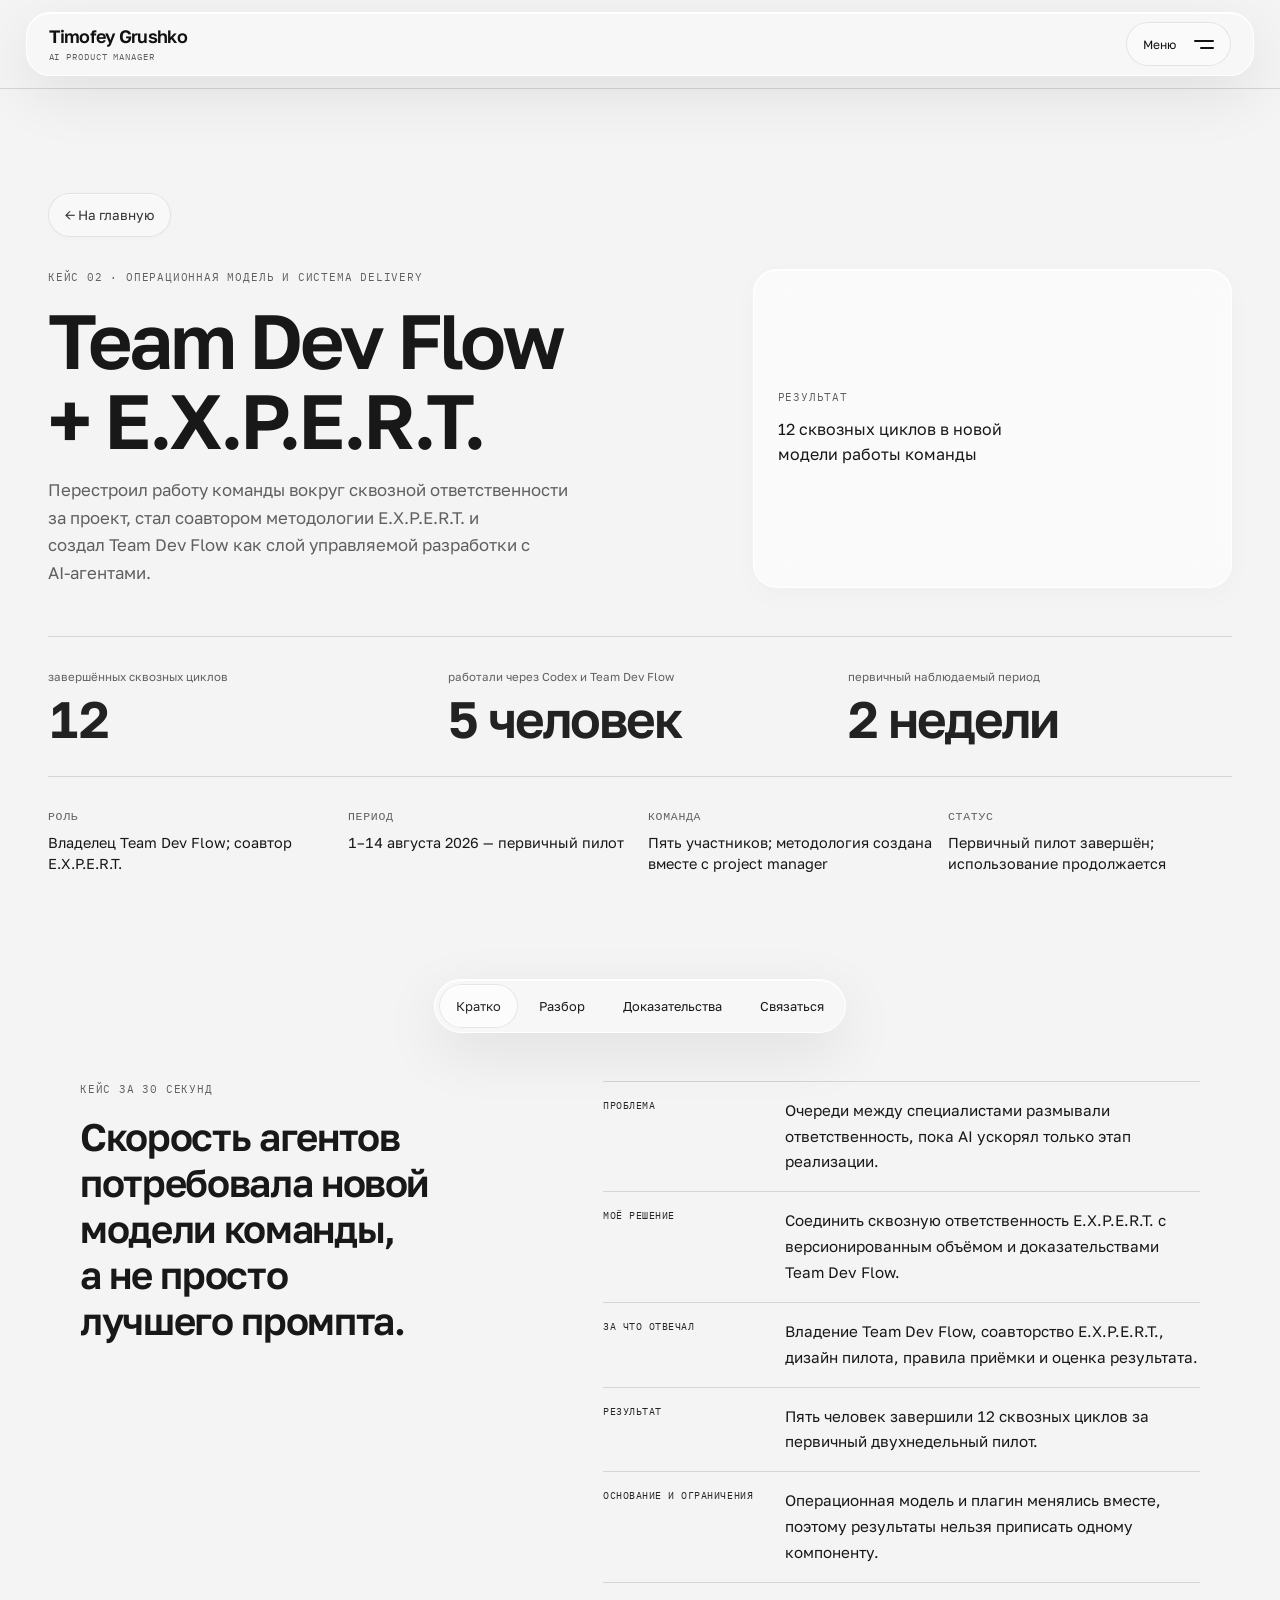
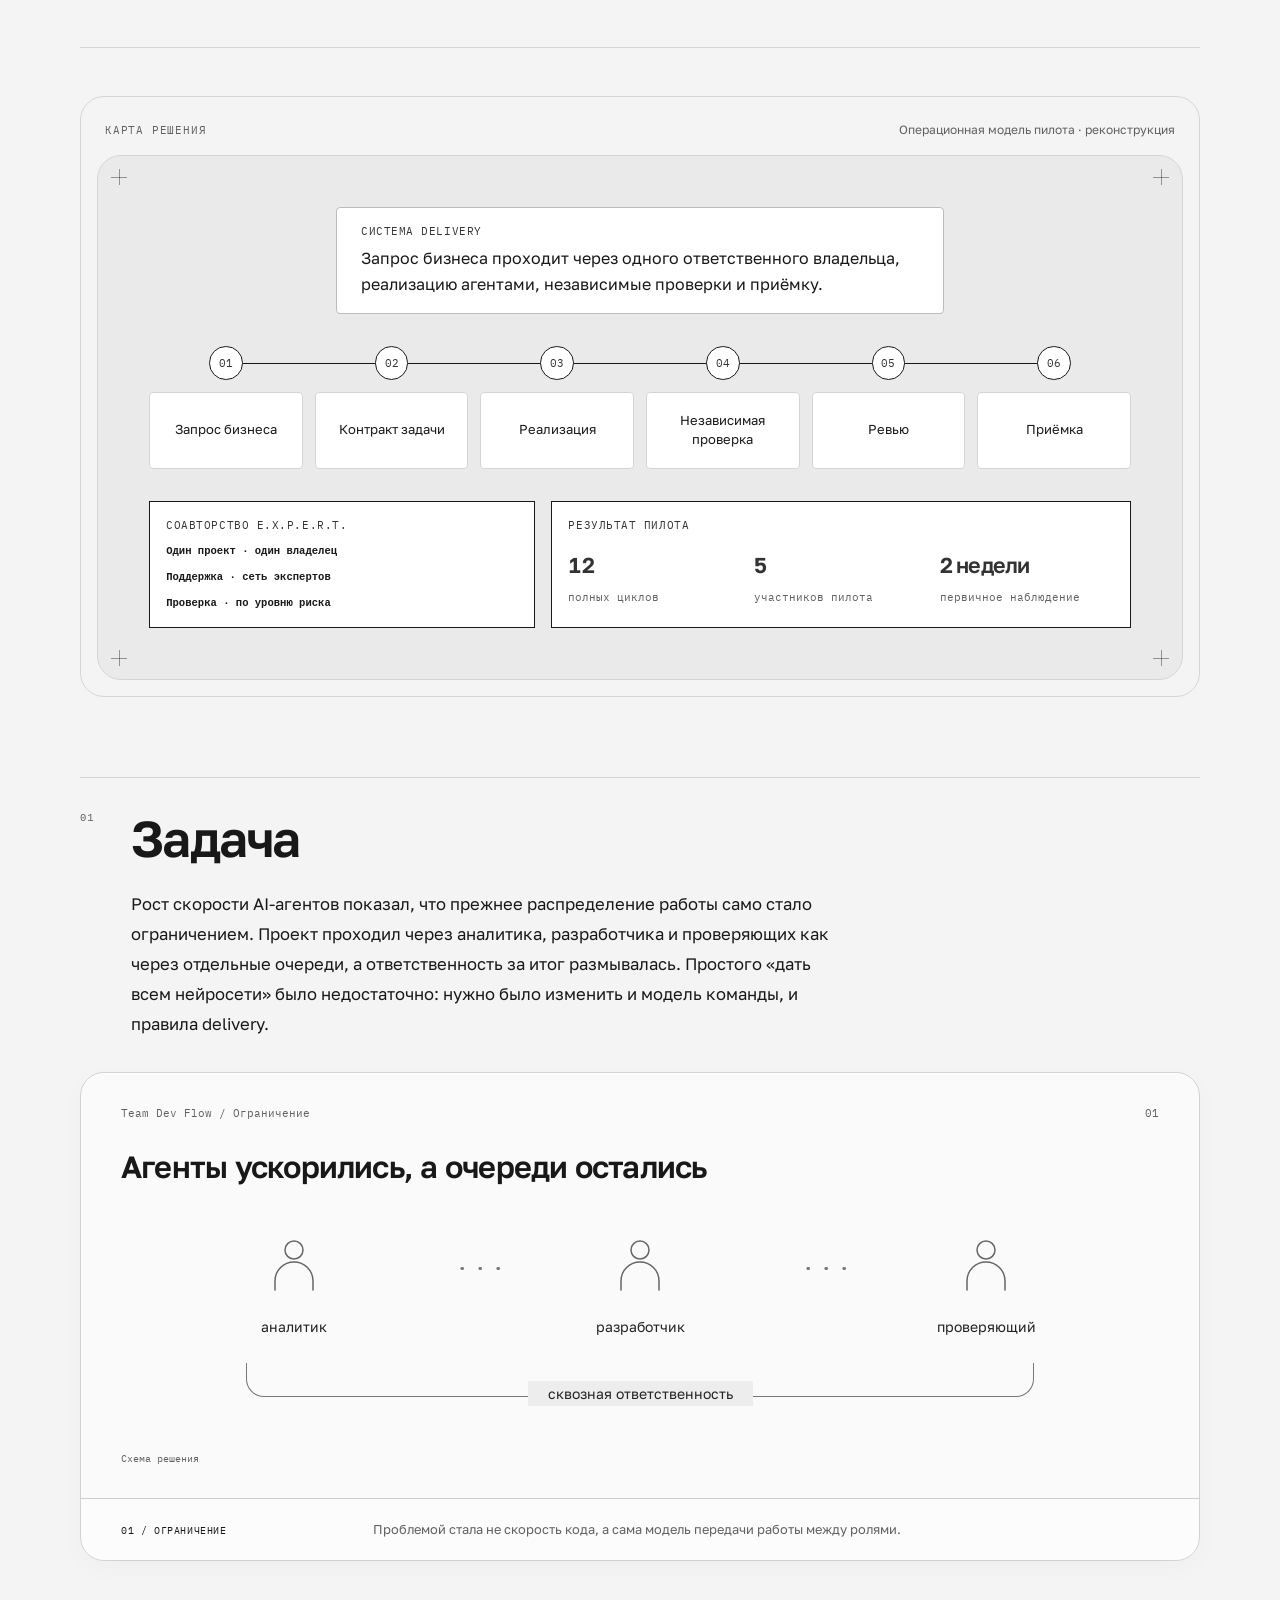
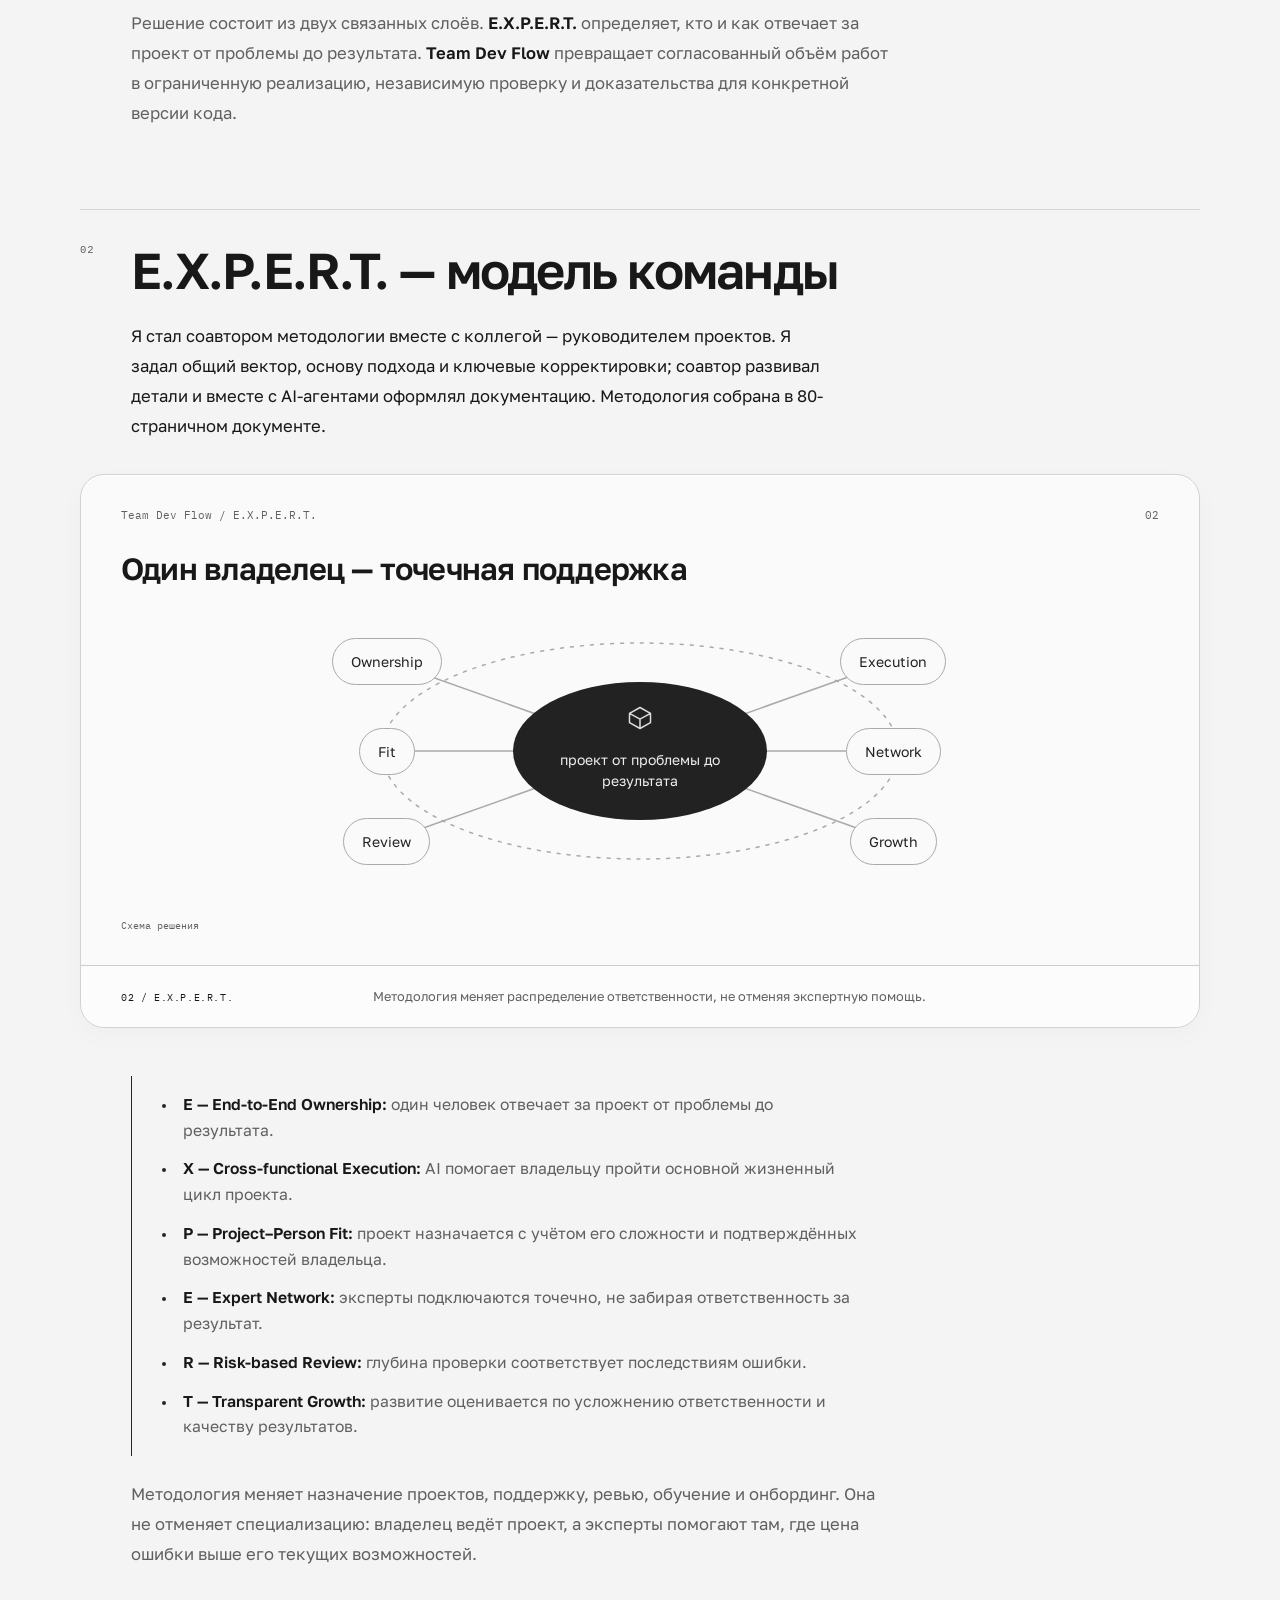
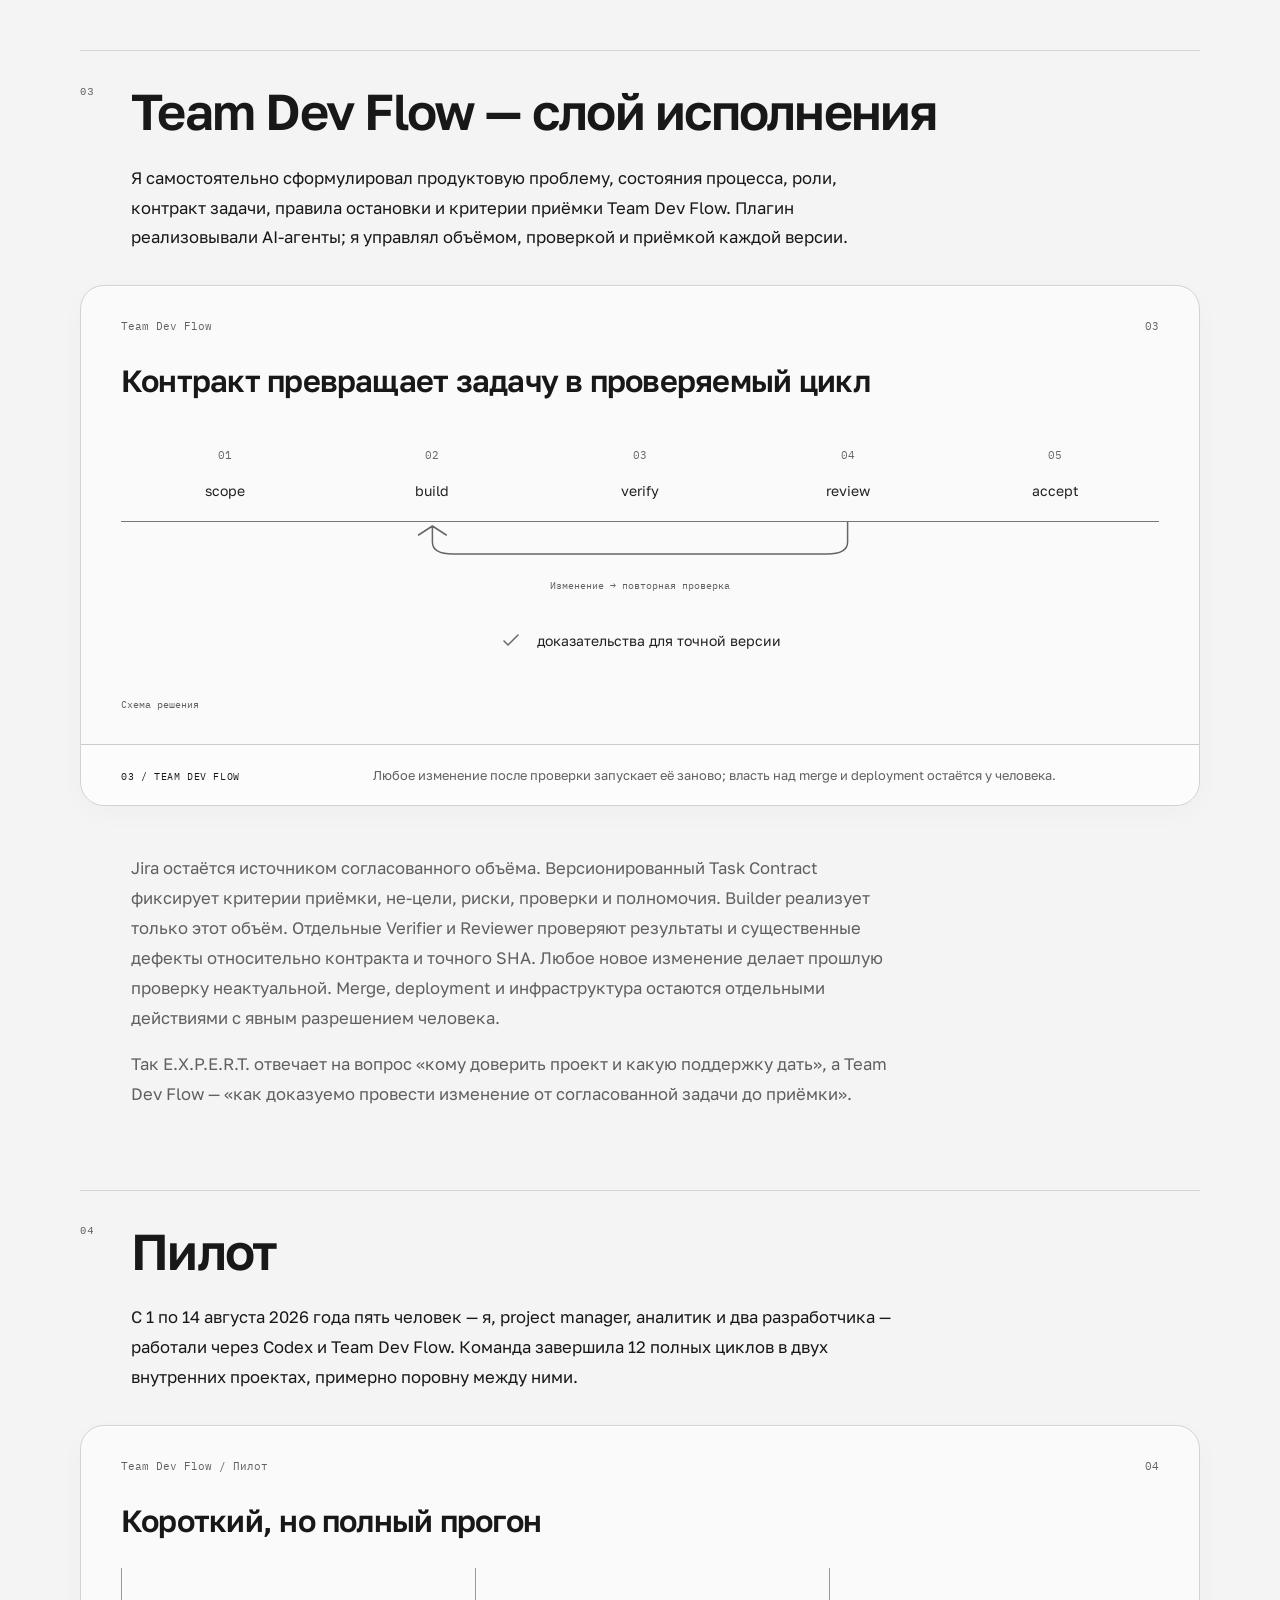
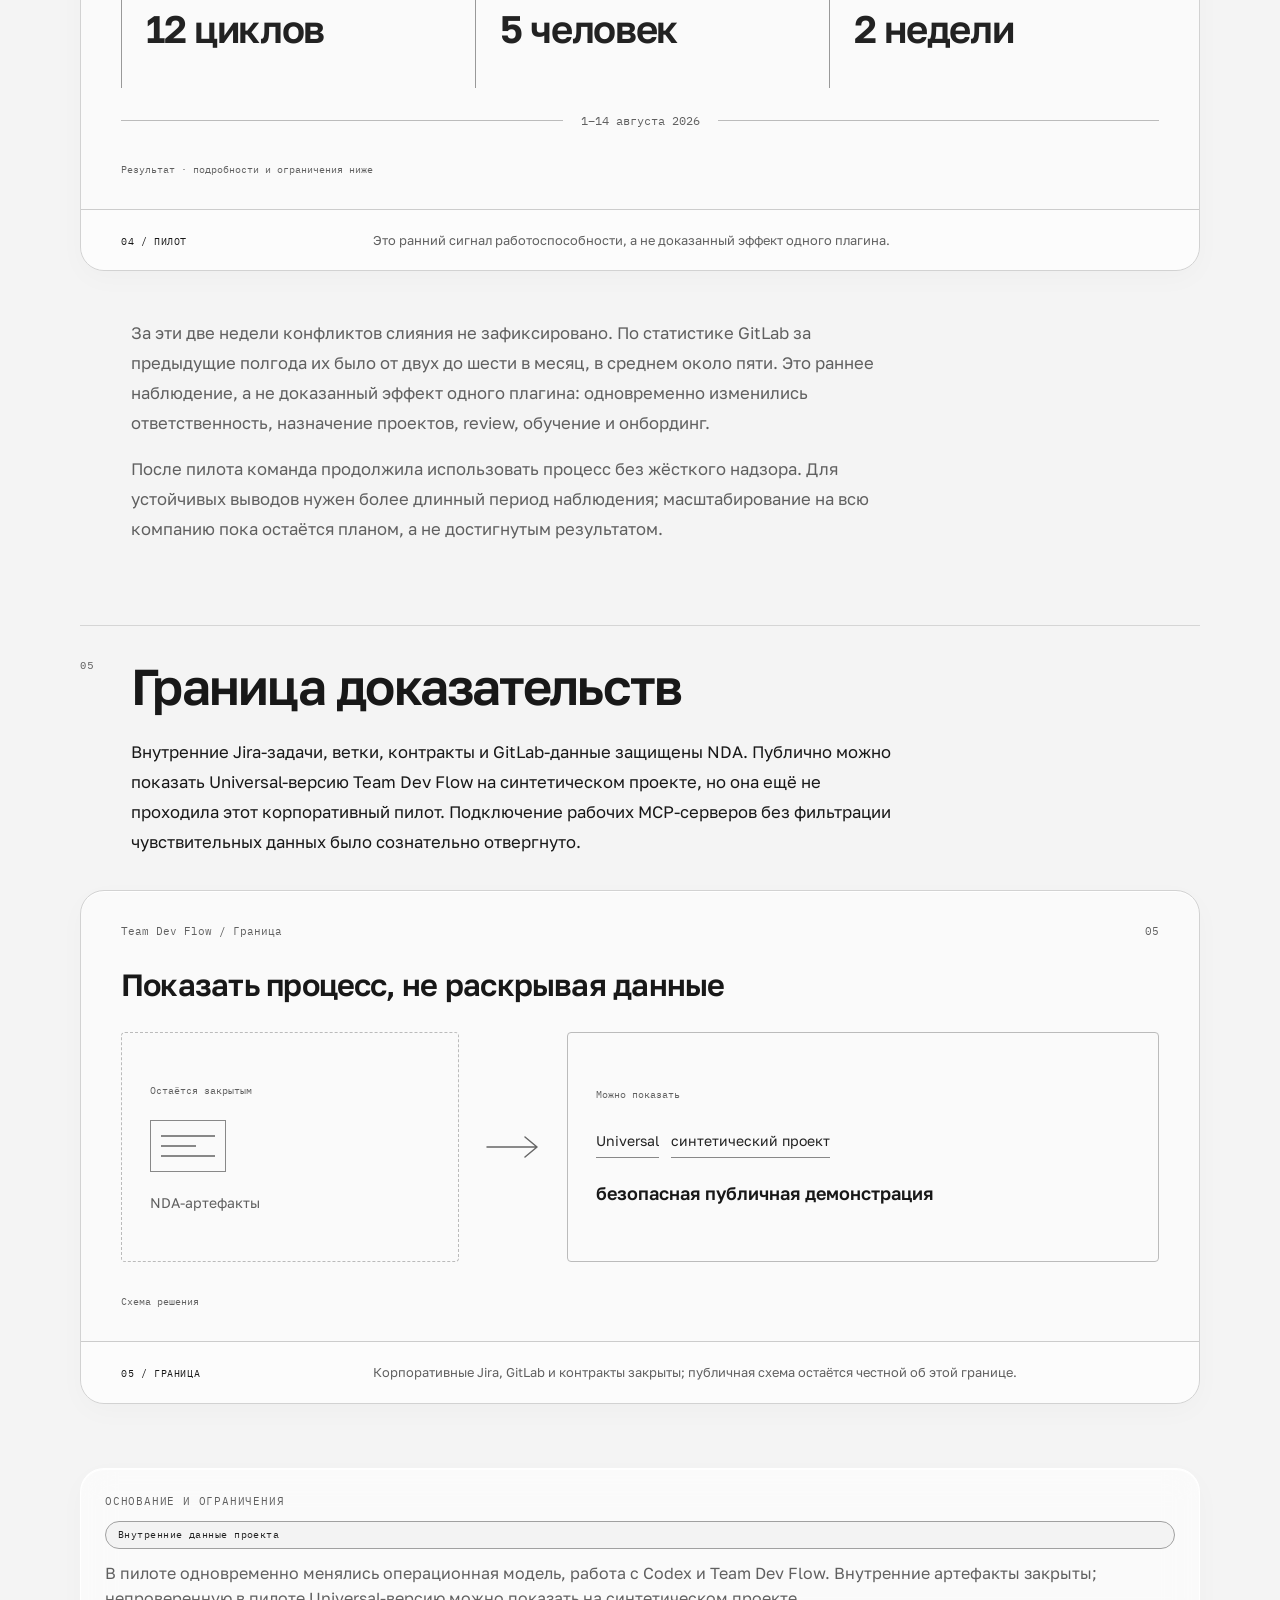
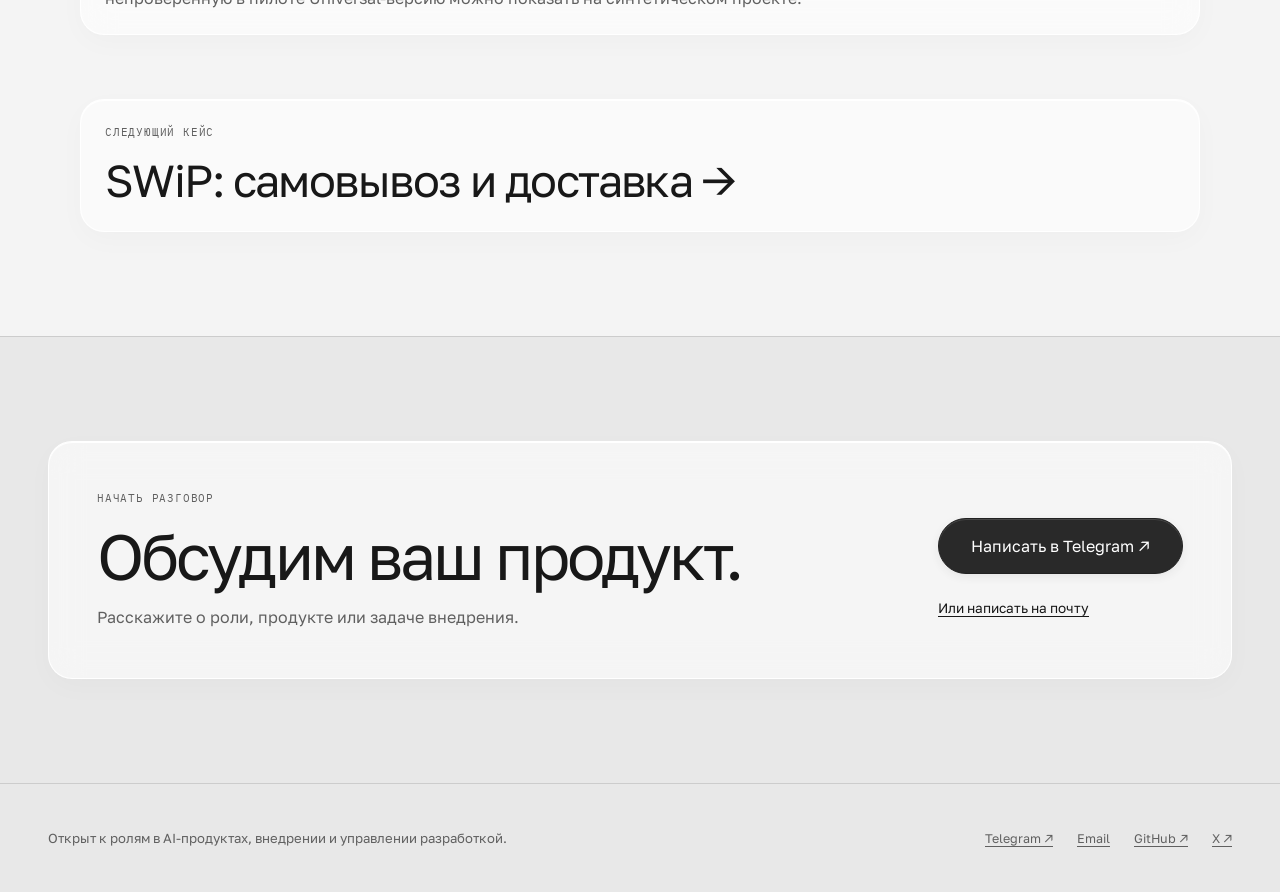
<file: ru/cases/team-dev-flow/index.html>
<!DOCTYPE html><html lang="ru"><head><meta charset="UTF-8"><meta name="viewport" content="width=device-width, initial-scale=1, viewport-fit=cover"><meta name="theme-color" content="#f4f4f4"><link rel="preload" href="/fonts/golos-400.ttf" as="font" type="font/ttf" crossorigin><meta name="description" content="Новая модель ответственности команды и система контролируемой разработки с AI-агентами, контрактами задач и независимой проверкой."><link rel="icon" href="/favicon.svg" type="image/svg+xml"><link rel="canonical" href="https://gvukamolle.github.io/ru/cases/team-dev-flow/"><link rel="alternate" hreflang="ru" href="https://gvukamolle.github.io/ru/cases/team-dev-flow/"><link rel="alternate" hreflang="en" href="https://gvukamolle.github.io/cases/team-dev-flow/"><link rel="alternate" hreflang="x-default" href="https://gvukamolle.github.io/"><meta property="og:type" content="website"><meta property="og:locale" content="ru_RU"><meta property="og:title" content="Team Dev Flow и E.X.P.E.R.T. — Тимофей Грушко"><meta property="og:description" content="Новая модель ответственности команды и система контролируемой разработки с AI-агентами, контрактами задач и независимой проверкой."><meta property="og:url" content="https://gvukamolle.github.io/ru/cases/team-dev-flow/"><meta property="og:image" content="https://gvukamolle.github.io/og-default.png"><meta property="og:image:width" content="1200"><meta property="og:image:height" content="630"><meta property="og:image:alt" content="Тимофей Грушко — продакт-менеджер AI-продуктов и разработка с AI-агентами"><meta name="twitter:card" content="summary_large_image"><meta name="twitter:title" content="Team Dev Flow и E.X.P.E.R.T. — Тимофей Грушко"><meta name="twitter:description" content="Новая модель ответственности команды и система контролируемой разработки с AI-агентами, контрактами задач и независимой проверкой."><meta name="twitter:image" content="https://gvukamolle.github.io/og-default.png"><meta name="twitter:image:alt" content="Тимофей Грушко — продакт-менеджер AI-продуктов и разработка с AI-агентами"><title>Team Dev Flow и E.X.P.E.R.T. — Тимофей Грушко</title><script type="application/ld+json">{"@context":"https://schema.org","@type":"Person","name":"Timofey Grushko","jobTitle":"Продакт-менеджер AI-продуктов","homeLocation":{"@type":"Place","name":"Moscow"},"email":"mailto:tim.grushko7@gmail.com","sameAs":["https://t.me/gvukamolle","https://github.com/gvukamolle","https://x.com/why_gvukamolle"],"knowsLanguage":["ru","en"]}</script><link rel="stylesheet" href="/_astro/i18n.DCbKfrXa.css"><link rel="stylesheet" href="/_astro/case-pairs.BofZKnwQ.css"><link rel="stylesheet" href="/_astro/BaseLayout.C7VRV1YZ.css"></head><body><a class="skip-link" href="#main">К содержанию</a><header class="site-header tdf-header"><a class="tdf-wordmark" href="/ru/"><span>Timofey Grushko<span class="tdf-edition">AI PRODUCT MANAGER</span></span></a><button id="menu-toggle" class="tdf-menu-toggle" type="button" aria-expanded="false" aria-controls="nav-panel" data-open-label="Закрыть" data-closed-label="Меню"><span id="menu-label">Меню</span><span class="tdf-burger" aria-hidden="true"><i></i><i></i></span></button></header><nav id="nav-panel" class="tdf-nav-panel" aria-label="Основная навигация" hidden><span class="tdf-menu-eyebrow">Навигация</span><a href="/ru/#cases">Кейсы<span aria-hidden="true">↗</span></a><a href="/ru/#experience">Опыт<span aria-hidden="true">↗</span></a><a href="/ru/#method">Метод<span aria-hidden="true">↗</span></a><a href="/ru/#about">Обо мне<span aria-hidden="true">↗</span></a><a href="https://t.me/gvukamolle">Telegram<span aria-hidden="true">↗</span></a><div class="tdf-menu-language"><span>Язык</span><a class="tdf-language" href="/cases/team-dev-flow/" data-language-switch data-target-locale="en" data-russian="true" aria-label="Переключить язык на английский"><span>EN</span><span>RU</span></a></div></nav><noscript><style>#menu-toggle{display:none}</style><nav class="tdf-fallback" aria-label="Навигация"><a href="/ru/#cases">Кейсы</a><a href="/ru/#experience">Опыт</a><a href="/ru/#method">Метод</a><a href="/ru/#about">Обо мне</a><a href="https://t.me/gvukamolle">Telegram</a><a href="/cases/team-dev-flow/">English</a></nav></noscript><script type="module" src="/_astro/SiteHeader.astro_astro_type_script_index_0_lang.BImIj5Sn.js"></script><main id="main"><script type="application/ld+json">{"@context":"https://schema.org","@type":"CreativeWork","name":"Team Dev Flow + E.X.P.E.R.T.","abstract":"Перестроил работу команды вокруг сквозной ответственности за проект, стал соавтором методологии E.X.P.E.R.T. и создал Team Dev Flow как слой управляемой разработки с AI-агентами.","creator":{"@type":"Person","name":"Timofey Grushko"},"inLanguage":"ru","url":"https://gvukamolle.github.io/ru/cases/team-dev-flow/","isPartOf":{"@type":"WebSite","name":"Timofey Grushko Portfolio","url":"https://gvukamolle.github.io/"}}</script><article class="case-page case-page--team-dev-flow" data-astro-cid-nbtsjepb><header class="case-hero section" data-astro-cid-nbtsjepb><div class="container case-hero__grid" data-astro-cid-nbtsjepb><a class="case-home-link" href="/ru/" data-astro-cid-nbtsjepb>← На главную</a><div class="case-hero__copy" data-astro-cid-nbtsjepb><p class="eyebrow" data-astro-cid-nbtsjepb>Кейс 02 · Операционная модель и система delivery</p><h1 data-astro-cid-nbtsjepb>Team Dev Flow + E.X.P.E.R.T.</h1><p class="case-summary" data-astro-cid-nbtsjepb>Перестроил работу команды вокруг сквозной ответственности за проект, стал соавтором методологии E.X.P.E.R.T. и создал Team Dev Flow как слой управляемой разработки с AI-агентами.</p></div><div class="case-outcome" data-astro-cid-nbtsjepb><p class="eyebrow" data-astro-cid-nbtsjepb>Результат</p><p data-astro-cid-nbtsjepb>12 сквозных циклов в новой модели работы команды</p></div><dl class="case-metrics" aria-label="Ключевые показатели кейса" data-astro-cid-nbtsjepb><div data-astro-cid-nbtsjepb><dt data-astro-cid-nbtsjepb>завершённых сквозных циклов</dt><dd data-astro-cid-nbtsjepb>12</dd></div><div data-astro-cid-nbtsjepb><dt data-astro-cid-nbtsjepb>работали через Codex и Team Dev Flow</dt><dd data-astro-cid-nbtsjepb>5 человек</dd></div><div data-astro-cid-nbtsjepb><dt data-astro-cid-nbtsjepb>первичный наблюдаемый период</dt><dd data-astro-cid-nbtsjepb>2 недели</dd></div></dl><dl class="case-meta" data-case-meta data-astro-cid-nbtsjepb><div data-astro-cid-nbtsjepb><dt data-astro-cid-nbtsjepb>Роль</dt><dd data-astro-cid-nbtsjepb>Владелец Team Dev Flow; соавтор E.X.P.E.R.T.</dd></div><div data-astro-cid-nbtsjepb><dt data-astro-cid-nbtsjepb>Период</dt><dd data-astro-cid-nbtsjepb>1–14 августа 2026 — первичный пилот</dd></div><div data-astro-cid-nbtsjepb><dt data-astro-cid-nbtsjepb>Команда</dt><dd data-astro-cid-nbtsjepb>Пять участников; методология создана вместе с project manager</dd></div><div data-astro-cid-nbtsjepb><dt data-astro-cid-nbtsjepb>Статус</dt><dd data-astro-cid-nbtsjepb>Первичный пилот завершён; использование продолжается</dd></div></dl></div></header><nav class="case-jump-nav" data-case-jump-nav aria-label="Разделы кейса" data-astro-cid-nbtsjepb><div class="container" data-astro-cid-nbtsjepb><a href="#overview" aria-current="location" data-astro-cid-nbtsjepb>Кратко</a><a href="#story" data-astro-cid-nbtsjepb>Разбор</a><a href="#evidence" data-astro-cid-nbtsjepb>Доказательства</a><a href="#contact" data-astro-cid-nbtsjepb>Связаться</a></div></nav><script>
      const initializeCaseNavigation = () => {
        const jumpNav = document.querySelector('[data-case-jump-nav]');
        if (!jumpNav) return;
        const links = [...jumpNav.querySelectorAll('a[href^="#"]')];
        const sections = links.map((link) => document.querySelector(link.getAttribute('href'))).filter(Boolean);
        if (!sections.length) return;
        let frame = 0;
        const updateCurrentSection = () => {
          frame = 0;
          const threshold = jumpNav.getBoundingClientRect().bottom + 16;
          let current = sections[0];
          for (const section of sections) {
            if (section.getBoundingClientRect().top <= threshold) current = section;
          }
          const atDocumentEnd = Math.ceil(scrollY + innerHeight) >= document.documentElement.scrollHeight - 2;
          if (atDocumentEnd) current = sections[sections.length - 1];
          links.forEach((link) => {
            if (link.getAttribute('href') === `#${current.id}`) link.setAttribute('aria-current', 'location');
            else link.removeAttribute('aria-current');
          });
        };
        const requestUpdate = () => {
          if (!frame) frame = requestAnimationFrame(updateCurrentSection);
        };
        addEventListener('scroll', requestUpdate, { passive: true });
        addEventListener('resize', requestUpdate);
        addEventListener('hashchange', requestUpdate);
        updateCurrentSection();
        // Native fragment positioning can precede fonts and story-figure placement.
        const initialEvidence = location.hash === '#evidence';
        let userMoved = false;
        for (const name of ['wheel', 'touchstart', 'pointerdown', 'keydown']) {
          addEventListener(name, () => { userMoved = true; }, { once: true, passive: true });
        }
        document.fonts.ready.then(() => requestAnimationFrame(() => {
          if (initialEvidence && !userMoved && location.hash === '#evidence') {
            document.getElementById('evidence')?.scrollIntoView({ block: 'start', behavior: 'instant' });
            requestUpdate();
          }
        }));
      };
      if (document.readyState === 'loading') document.addEventListener('DOMContentLoaded', initializeCaseNavigation, { once: true });
      else initializeCaseNavigation();
    </script><div id="overview" class="container case-reading anchor-section" data-astro-cid-nbtsjepb><section class="case-snapshot" aria-labelledby="snapshot-heading" data-astro-cid-wzcup7eo><div class="case-snapshot__heading" data-astro-cid-wzcup7eo><p class="eyebrow" data-astro-cid-wzcup7eo>Кейс за 30 секунд</p><h2 id="snapshot-heading" data-astro-cid-wzcup7eo>Скорость агентов потребовала новой модели команды, а не просто лучшего промпта.</h2></div><dl data-astro-cid-wzcup7eo><div data-astro-cid-wzcup7eo><dt data-astro-cid-wzcup7eo>Проблема</dt><dd data-astro-cid-wzcup7eo>Очереди между специалистами размывали ответственность, пока AI ускорял только этап реализации.</dd></div><div data-astro-cid-wzcup7eo><dt data-astro-cid-wzcup7eo>Моё решение</dt><dd data-astro-cid-wzcup7eo>Соединить сквозную ответственность E.X.P.E.R.T. с версионированным объёмом и доказательствами Team Dev Flow.</dd></div><div data-astro-cid-wzcup7eo><dt data-astro-cid-wzcup7eo>За что отвечал</dt><dd data-astro-cid-wzcup7eo>Владение Team Dev Flow, соавторство E.X.P.E.R.T., дизайн пилота, правила приёмки и оценка результата.</dd></div><div data-astro-cid-wzcup7eo><dt data-astro-cid-wzcup7eo>Результат</dt><dd data-astro-cid-wzcup7eo>Пять человек завершили 12 сквозных циклов за первичный двухнедельный пилот.</dd></div><div data-astro-cid-wzcup7eo><dt data-astro-cid-wzcup7eo>Основание и ограничения</dt><dd data-astro-cid-wzcup7eo>Операционная модель и плагин менялись вместе, поэтому результаты нельзя приписать одному компоненту.</dd></div></dl></section><figure class="case-artifact case-artifact--team-dev-flow" data-astro-cid-r4fpj7zg><figcaption data-astro-cid-r4fpj7zg><span class="eyebrow" data-astro-cid-r4fpj7zg>Карта решения</span><strong data-astro-cid-r4fpj7zg>Операционная модель пилота · реконструкция</strong></figcaption><div class="artifact-canvas artifact-canvas--team-dev-flow" data-astro-cid-r4fpj7zg><i class="artifact-register artifact-register--tl" aria-hidden="true" data-astro-cid-r4fpj7zg></i><i class="artifact-register artifact-register--tr" aria-hidden="true" data-astro-cid-r4fpj7zg></i><i class="artifact-register artifact-register--bl" aria-hidden="true" data-astro-cid-r4fpj7zg></i><i class="artifact-register artifact-register--br" aria-hidden="true" data-astro-cid-r4fpj7zg></i><i class="artifact-dots artifact-dots--tr" aria-hidden="true" data-astro-cid-r4fpj7zg></i><i class="artifact-dots artifact-dots--bl" aria-hidden="true" data-astro-cid-r4fpj7zg></i><section class="diagram-shell flow-diagram" data-astro-cid-r4fpj7zg><header class="artifact-question" data-astro-cid-r4fpj7zg><span data-astro-cid-r4fpj7zg>Система delivery</span><strong data-astro-cid-r4fpj7zg>Запрос бизнеса проходит через одного ответственного владельца, реализацию агентами, независимые проверки и приёмку.</strong></header><ol class="flow-track" data-astro-cid-r4fpj7zg><li data-astro-cid-r4fpj7zg><span data-astro-cid-r4fpj7zg>01</span><strong data-astro-cid-r4fpj7zg>Запрос бизнеса</strong></li><li data-astro-cid-r4fpj7zg><span data-astro-cid-r4fpj7zg>02</span><strong data-astro-cid-r4fpj7zg>Контракт задачи</strong></li><li data-astro-cid-r4fpj7zg><span data-astro-cid-r4fpj7zg>03</span><strong data-astro-cid-r4fpj7zg>Реализация</strong></li><li data-astro-cid-r4fpj7zg><span data-astro-cid-r4fpj7zg>04</span><strong data-astro-cid-r4fpj7zg>Независимая проверка</strong></li><li data-astro-cid-r4fpj7zg><span data-astro-cid-r4fpj7zg>05</span><strong data-astro-cid-r4fpj7zg>Ревью</strong></li><li data-astro-cid-r4fpj7zg><span data-astro-cid-r4fpj7zg>06</span><strong data-astro-cid-r4fpj7zg>Приёмка</strong></li></ol><div class="flow-summary" data-astro-cid-r4fpj7zg><article class="method-card" data-astro-cid-r4fpj7zg><span data-astro-cid-r4fpj7zg>Соавторство E.X.P.E.R.T.</span><strong data-astro-cid-r4fpj7zg>Один проект · один владелец</strong><strong data-astro-cid-r4fpj7zg>Поддержка · сеть экспертов</strong><strong data-astro-cid-r4fpj7zg>Проверка · по уровню риска</strong></article><section class="pilot-card" data-astro-cid-r4fpj7zg><span data-astro-cid-r4fpj7zg>Результат пилота</span><dl data-astro-cid-r4fpj7zg><div data-astro-cid-r4fpj7zg><dt data-astro-cid-r4fpj7zg>полных циклов</dt><dd data-astro-cid-r4fpj7zg>12</dd></div><div data-astro-cid-r4fpj7zg><dt data-astro-cid-r4fpj7zg>участников пилота</dt><dd data-astro-cid-r4fpj7zg>5</dd></div><div data-astro-cid-r4fpj7zg><dt data-astro-cid-r4fpj7zg>первичное наблюдение</dt><dd data-astro-cid-r4fpj7zg>2 недели</dd></div></dl></section></div></section></div></figure><div id="story" class="case-prose anchor-section" data-case-story data-astro-cid-nbtsjepb><h2 id="задача">Задача</h2>
<p>Рост скорости AI-агентов показал, что прежнее распределение работы само стало ограничением. Проект проходил через аналитика, разработчика и проверяющих как через отдельные очереди, а ответственность за итог размывалась. Простого «дать всем нейросети» было недостаточно: нужно было изменить и модель команды, и правила delivery.</p>
<p>Решение состоит из двух связанных слоёв. <strong>E.X.P.E.R.T.</strong> определяет, кто и как отвечает за проект от проблемы до результата. <strong>Team Dev Flow</strong> превращает согласованный объём работ в ограниченную реализацию, независимую проверку и доказательства для конкретной версии кода.</p>
<h2 id="expert--модель-команды">E.X.P.E.R.T. — модель команды</h2>
<p>Я стал соавтором методологии вместе с коллегой — руководителем проектов. Я задал общий вектор, основу подхода и ключевые корректировки; соавтор развивал детали и вместе с AI-агентами оформлял документацию. Методология собрана в 80-страничном документе.</p>
<ul>
<li><strong>E — End-to-End Ownership:</strong> один человек отвечает за проект от проблемы до результата.</li>
<li><strong>X — Cross-functional Execution:</strong> AI помогает владельцу пройти основной жизненный цикл проекта.</li>
<li><strong>P — Project–Person Fit:</strong> проект назначается с учётом его сложности и подтверждённых возможностей владельца.</li>
<li><strong>E — Expert Network:</strong> эксперты подключаются точечно, не забирая ответственность за результат.</li>
<li><strong>R — Risk-based Review:</strong> глубина проверки соответствует последствиям ошибки.</li>
<li><strong>T — Transparent Growth:</strong> развитие оценивается по усложнению ответственности и качеству результатов.</li>
</ul>
<p>Методология меняет назначение проектов, поддержку, ревью, обучение и онбординг. Она не отменяет специализацию: владелец ведёт проект, а эксперты помогают там, где цена ошибки выше его текущих возможностей.</p>
<h2 id="team-dev-flow--слой-исполнения">Team Dev Flow — слой исполнения</h2>
<p>Я самостоятельно сформулировал продуктовую проблему, состояния процесса, роли, контракт задачи, правила остановки и критерии приёмки Team Dev Flow. Плагин реализовывали AI-агенты; я управлял объёмом, проверкой и приёмкой каждой версии.</p>
<p>Jira остаётся источником согласованного объёма. Версионированный Task Contract фиксирует критерии приёмки, не-цели, риски, проверки и полномочия. Builder реализует только этот объём. Отдельные Verifier и Reviewer проверяют результаты и существенные дефекты относительно контракта и точного SHA. Любое новое изменение делает прошлую проверку неактуальной. Merge, deployment и инфраструктура остаются отдельными действиями с явным разрешением человека.</p>
<p>Так E.X.P.E.R.T. отвечает на вопрос «кому доверить проект и какую поддержку дать», а Team Dev Flow — «как доказуемо провести изменение от согласованной задачи до приёмки».</p>
<h2 id="пилот">Пилот</h2>
<p>С 1 по 14 августа 2026 года пять человек — я, project manager, аналитик и два разработчика — работали через Codex и Team Dev Flow. Команда завершила 12 полных циклов в двух внутренних проектах, примерно поровну между ними.</p>
<p>За эти две недели конфликтов слияния не зафиксировано. По статистике GitLab за предыдущие полгода их было от двух до шести в месяц, в среднем около пяти. Это раннее наблюдение, а не доказанный эффект одного плагина: одновременно изменились ответственность, назначение проектов, review, обучение и онбординг.</p>
<p>После пилота команда продолжила использовать процесс без жёсткого надзора. Для устойчивых выводов нужен более длинный период наблюдения; масштабирование на всю компанию пока остаётся планом, а не достигнутым результатом.</p>
<h2 id="evidence" class="anchor-section">Граница доказательств</h2>
<p>Внутренние Jira-задачи, ветки, контракты и GitLab-данные защищены NDA. Публично можно показать Universal-версию Team Dev Flow на синтетическом проекте, но она ещё не проходила этот корпоративный пилот. Подключение рабочих MCP-серверов без фильтрации чувствительных данных было сознательно отвергнуто.</p>
</div><div class="story-visual-pool" data-story-visual-pool data-astro-cid-mmtgxxj7><figure class="story-visual story-visual--signal story-visual--case-team-dev-flow" data-story-visual data-story-index="0" data-astro-cid-mmtgxxj7><div class="case-diagram case-diagram--signal composition--handoffs" data-case-diagram data-composition="handoffs" aria-hidden="true" data-astro-cid-bmcncoin><div class="diagram-meta" data-astro-cid-bmcncoin><span data-astro-cid-bmcncoin>Team Dev Flow / Ограничение</span><span data-astro-cid-bmcncoin>01</span></div><div class="diagram-heading" data-astro-cid-bmcncoin><strong data-astro-cid-bmcncoin>Агенты ускорились, а очереди остались</strong></div><div class="handoff-stage" data-astro-cid-bmcncoin><div class="handoff-track" data-astro-cid-bmcncoin><div class="handoff-station" data-astro-cid-bmcncoin><svg viewBox="0 0 80 80" data-astro-cid-bmcncoin><circle cx="40" cy="24" r="9" data-astro-cid-bmcncoin></circle><path d="M21 64v-9a19 19 0 0 1 38 0v9" data-astro-cid-bmcncoin></path></svg><span data-astro-cid-bmcncoin>аналитик</span><span class="handoff-gap" data-astro-cid-bmcncoin>···</span></div><div class="handoff-station" data-astro-cid-bmcncoin><svg viewBox="0 0 80 80" data-astro-cid-bmcncoin><circle cx="40" cy="24" r="9" data-astro-cid-bmcncoin></circle><path d="M21 64v-9a19 19 0 0 1 38 0v9" data-astro-cid-bmcncoin></path></svg><span data-astro-cid-bmcncoin>разработчик</span><span class="handoff-gap" data-astro-cid-bmcncoin>···</span></div><div class="handoff-station" data-astro-cid-bmcncoin><svg viewBox="0 0 80 80" data-astro-cid-bmcncoin><circle cx="40" cy="24" r="9" data-astro-cid-bmcncoin></circle><path d="M21 64v-9a19 19 0 0 1 38 0v9" data-astro-cid-bmcncoin></path></svg><span data-astro-cid-bmcncoin>проверяющий</span></div></div><div class="ownership-bracket" data-astro-cid-bmcncoin><span data-astro-cid-bmcncoin>сквозная ответственность</span></div></div><span class="diagram-note" data-astro-cid-bmcncoin>Схема решения</span></div><figcaption data-astro-cid-mmtgxxj7><strong data-astro-cid-mmtgxxj7>01 / Ограничение</strong><span data-astro-cid-mmtgxxj7>Проблемой стала не скорость кода, а сама модель передачи работы между ролями.</span></figcaption></figure><figure class="story-visual story-visual--system story-visual--case-team-dev-flow" data-story-visual data-story-index="1" data-astro-cid-mmtgxxj7><div class="case-diagram case-diagram--system composition--orbit" data-case-diagram data-composition="orbit" aria-hidden="true" data-astro-cid-bmcncoin><div class="diagram-meta" data-astro-cid-bmcncoin><span data-astro-cid-bmcncoin>Team Dev Flow / E.X.P.E.R.T.</span><span data-astro-cid-bmcncoin>02</span></div><div class="diagram-heading" data-astro-cid-bmcncoin><strong data-astro-cid-bmcncoin>Один владелец — точечная поддержка</strong></div><div class="orbit-stage" style="--count:6" data-astro-cid-bmcncoin><svg class="orbit-wires" viewBox="0 0 600 270" preserveAspectRatio="none" data-astro-cid-bmcncoin><ellipse cx="300" cy="135" rx="204" ry="108" data-astro-cid-bmcncoin></ellipse><path d="M300 135L100 45" data-astro-cid-bmcncoin></path><path d="M300 135L500 45" data-astro-cid-bmcncoin></path><path d="M300 135L100 135" data-astro-cid-bmcncoin></path><path d="M300 135L500 135" data-astro-cid-bmcncoin></path><path d="M300 135L100 225" data-astro-cid-bmcncoin></path><path d="M300 135L500 225" data-astro-cid-bmcncoin></path></svg><div class="orbit-center" data-astro-cid-bmcncoin><svg viewBox="0 0 24 24" data-astro-cid-bmcncoin><path d="m12 3 9 5v8l-9 5-9-5V8ZM3 8l9 5 9-5M12 13v8" data-astro-cid-bmcncoin></path></svg><span data-astro-cid-bmcncoin>проект от проблемы до результата</span></div><div class="orbit-node" style="--column:1;--row:1" data-astro-cid-bmcncoin><span data-astro-cid-bmcncoin>Ownership</span></div><div class="orbit-node" style="--column:3;--row:1" data-astro-cid-bmcncoin><span data-astro-cid-bmcncoin>Execution</span></div><div class="orbit-node" style="--column:1;--row:2" data-astro-cid-bmcncoin><span data-astro-cid-bmcncoin>Fit</span></div><div class="orbit-node" style="--column:3;--row:2" data-astro-cid-bmcncoin><span data-astro-cid-bmcncoin>Network</span></div><div class="orbit-node" style="--column:1;--row:3" data-astro-cid-bmcncoin><span data-astro-cid-bmcncoin>Review</span></div><div class="orbit-node" style="--column:3;--row:3" data-astro-cid-bmcncoin><span data-astro-cid-bmcncoin>Growth</span></div></div><span class="diagram-note" data-astro-cid-bmcncoin>Схема решения</span></div><figcaption data-astro-cid-mmtgxxj7><strong data-astro-cid-mmtgxxj7>02 / E.X.P.E.R.T.</strong><span data-astro-cid-mmtgxxj7>Методология меняет распределение ответственности, не отменяя экспертную помощь.</span></figcaption></figure><figure class="story-visual story-visual--process story-visual--case-team-dev-flow" data-story-visual data-story-index="2" data-astro-cid-mmtgxxj7><div class="case-diagram case-diagram--process composition--review-loop" data-case-diagram data-composition="review-loop" aria-hidden="true" data-astro-cid-bmcncoin><div class="diagram-meta" data-astro-cid-bmcncoin><span data-astro-cid-bmcncoin>Team Dev Flow</span><span data-astro-cid-bmcncoin>03</span></div><div class="diagram-heading" data-astro-cid-bmcncoin><strong data-astro-cid-bmcncoin>Контракт превращает задачу в проверяемый цикл</strong></div><div class="route-stage" data-astro-cid-bmcncoin><div class="route-steps" style="--count:5" data-astro-cid-bmcncoin><div class="route-step" style="--step:0" data-astro-cid-bmcncoin><span class="route-index" data-astro-cid-bmcncoin>01</span><span data-astro-cid-bmcncoin>scope</span></div><div class="route-step" style="--step:1" data-astro-cid-bmcncoin><span class="route-index" data-astro-cid-bmcncoin>02</span><span data-astro-cid-bmcncoin>build</span></div><div class="route-step" style="--step:2" data-astro-cid-bmcncoin><span class="route-index" data-astro-cid-bmcncoin>03</span><span data-astro-cid-bmcncoin>verify</span></div><div class="route-step" style="--step:3" data-astro-cid-bmcncoin><span class="route-index" data-astro-cid-bmcncoin>04</span><span data-astro-cid-bmcncoin>review</span></div><div class="route-step" style="--step:4" data-astro-cid-bmcncoin><span class="route-index" data-astro-cid-bmcncoin>05</span><span data-astro-cid-bmcncoin>accept</span></div></div><div class="return-route" data-astro-cid-bmcncoin><svg viewBox="0 0 600 48" preserveAspectRatio="none" data-astro-cid-bmcncoin><path d="M420 0v20q0 12-12 12H192q-12 0-12-12V4m-8 9 8-9 8 9" data-astro-cid-bmcncoin></path></svg><span data-astro-cid-bmcncoin>Изменение → повторная проверка</span></div><div class="outcome-line" data-astro-cid-bmcncoin><svg viewBox="0 0 24 24" data-astro-cid-bmcncoin><path d="m5 12 4 4L19 6" data-astro-cid-bmcncoin></path></svg>доказательства для точной версии</div></div><span class="diagram-note" data-astro-cid-bmcncoin>Схема решения</span></div><figcaption data-astro-cid-mmtgxxj7><strong data-astro-cid-mmtgxxj7>03 / Team Dev Flow</strong><span data-astro-cid-mmtgxxj7>Любое изменение после проверки запускает её заново; власть над merge и deployment остаётся у человека.</span></figcaption></figure><figure class="story-visual story-visual--evidence story-visual--case-team-dev-flow" data-story-visual data-story-index="3" data-astro-cid-mmtgxxj7><div class="case-diagram case-diagram--evidence composition--metrics" data-case-diagram data-composition="metrics" aria-hidden="true" data-astro-cid-bmcncoin><div class="diagram-meta" data-astro-cid-bmcncoin><span data-astro-cid-bmcncoin>Team Dev Flow / Пилот</span><span data-astro-cid-bmcncoin>04</span></div><div class="diagram-heading" data-astro-cid-bmcncoin><strong data-astro-cid-bmcncoin>Короткий, но полный прогон</strong></div><div class="metrics-stage" data-astro-cid-bmcncoin><div class="metric-readouts" data-astro-cid-bmcncoin><span data-astro-cid-bmcncoin>12 циклов</span><span data-astro-cid-bmcncoin>5 человек</span><span data-astro-cid-bmcncoin>2 недели</span></div><div class="metric-period" data-astro-cid-bmcncoin><span data-astro-cid-bmcncoin></span>1–14 августа 2026<span data-astro-cid-bmcncoin></span></div></div><span class="diagram-note" data-astro-cid-bmcncoin>Результат · подробности и ограничения ниже</span></div><figcaption data-astro-cid-mmtgxxj7><strong data-astro-cid-mmtgxxj7>04 / Пилот</strong><span data-astro-cid-mmtgxxj7>Это ранний сигнал работоспособности, а не доказанный эффект одного плагина.</span></figcaption></figure><figure class="story-visual story-visual--decision story-visual--case-team-dev-flow" data-story-visual data-story-index="4" data-astro-cid-mmtgxxj7><div class="case-diagram case-diagram--decision composition--comparison" data-case-diagram data-composition="comparison" aria-hidden="true" data-astro-cid-bmcncoin><div class="diagram-meta" data-astro-cid-bmcncoin><span data-astro-cid-bmcncoin>Team Dev Flow / Граница</span><span data-astro-cid-bmcncoin>05</span></div><div class="diagram-heading" data-astro-cid-bmcncoin><strong data-astro-cid-bmcncoin>Показать процесс, не раскрывая данные</strong></div><div class="comparison-stage" data-astro-cid-bmcncoin><div class="comparison-narrow" data-astro-cid-bmcncoin><span class="utility" data-astro-cid-bmcncoin>Остаётся закрытым</span><div class="focus-window" data-astro-cid-bmcncoin><i data-astro-cid-bmcncoin></i><i data-astro-cid-bmcncoin></i><i data-astro-cid-bmcncoin></i></div><span data-astro-cid-bmcncoin>NDA-артефакты</span></div><svg class="comparison-arrow" viewBox="0 0 60 30" data-astro-cid-bmcncoin><path d="M4 15h50m-12-10 12 10-12 10" data-astro-cid-bmcncoin></path></svg><div class="comparison-wide" data-astro-cid-bmcncoin><span class="utility" data-astro-cid-bmcncoin>Можно показать</span><div class="comparison-context" data-astro-cid-bmcncoin><span data-astro-cid-bmcncoin>Universal</span><span data-astro-cid-bmcncoin>синтетический проект</span></div><strong data-astro-cid-bmcncoin>безопасная публичная демонстрация</strong></div></div><span class="diagram-note" data-astro-cid-bmcncoin>Схема решения</span></div><figcaption data-astro-cid-mmtgxxj7><strong data-astro-cid-mmtgxxj7>05 / Граница</strong><span data-astro-cid-mmtgxxj7>Корпоративные Jira, GitLab и контракты закрыты; публичная схема остаётся честной об этой границе.</span></figcaption></figure></div><script type="module">var e=()=>{document.querySelectorAll(`[data-case-story]`).forEach(e=>{if(!(e instanceof HTMLElement)||e.dataset.visualsReady===`true`)return;let t=e.parentElement?.querySelector(`[data-story-visual-pool]`);if(!(t instanceof HTMLElement))return;let n=[...e.querySelectorAll(`:scope > h2`)];[...t.querySelectorAll(`[data-story-visual]`)].forEach((e,t)=>{let r=n[t];!(e instanceof HTMLElement)||!(r instanceof HTMLElement)||(r.nextElementSibling??r).after(e)}),t.remove(),e.dataset.visualsReady=`true`})};document.readyState===`loading`?document.addEventListener(`DOMContentLoaded`,e,{once:!0}):e();</script><aside id="evidence-limits" class="case-evidence anchor-section" data-evidence-boundary aria-labelledby="evidence-boundary-heading" data-astro-cid-nbtsjepb><p class="eyebrow" id="evidence-boundary-heading" data-astro-cid-nbtsjepb>Основание и ограничения</p><span class="evidence-badge evidence-badge--protected-internal" data-astro-cid-rlb4oqut>Внутренние данные проекта</span><p data-astro-cid-nbtsjepb>В пилоте одновременно менялись операционная модель, работа с Codex и Team Dev Flow. Внутренние артефакты закрыты; непроверенную в пилоте Universal-версию можно показать на синтетическом проекте.</p></aside><nav class="case-next" aria-label="Следующий кейс" data-astro-cid-nbtsjepb><a href="/ru/cases/swip-pickup-delivery/" data-astro-cid-nbtsjepb><span class="eyebrow" data-astro-cid-nbtsjepb>Следующий кейс</span><strong data-astro-cid-nbtsjepb>SWiP: самовывоз и доставка →</strong></a></nav></div></article><section id="contact" class="contact-cta section anchor-section" aria-labelledby="contact-heading" data-astro-cid-tv4n2zuu><div class="container contact-cta__inner" data-astro-cid-tv4n2zuu><div class="contact-cta__copy" data-astro-cid-tv4n2zuu><p class="eyebrow" data-astro-cid-tv4n2zuu>Начать разговор</p><h2 id="contact-heading" data-astro-cid-tv4n2zuu>Обсудим ваш продукт.</h2><p data-astro-cid-tv4n2zuu>Расскажите о роли, продукте или задаче внедрения.</p></div><div class="contact-cta__actions" data-astro-cid-tv4n2zuu><a class="contact-cta__button" href="https://t.me/gvukamolle" target="_blank" rel="me noreferrer" data-astro-cid-tv4n2zuu>Написать в Telegram ↗</a><a class="contact-cta__email" href="mailto:tim.grushko7@gmail.com" data-astro-cid-tv4n2zuu>Или написать на почту</a></div></div></section></main><footer class="site-footer" data-astro-cid-nns7i3if><div class="container footer-inner" data-astro-cid-nns7i3if><p data-astro-cid-nns7i3if>Открыт к ролям в AI-продуктах, внедрении и управлении разработкой.</p><nav aria-label="Ссылки для связи" data-astro-cid-nns7i3if><a href="https://t.me/gvukamolle" target="_blank" rel="me noreferrer" data-astro-cid-nns7i3if>Telegram ↗</a><a href="mailto:tim.grushko7@gmail.com" data-astro-cid-nns7i3if>Email</a><a href="https://github.com/gvukamolle" target="_blank" rel="me noreferrer" data-astro-cid-nns7i3if>GitHub ↗</a><a href="https://x.com/why_gvukamolle" target="_blank" rel="me noreferrer" data-astro-cid-nns7i3if>X ↗</a></nav></div></footer><script type="module">var e=matchMedia(`(prefers-reduced-motion: reduce)`),t=matchMedia(`(min-width: 821px) and (hover: hover) and (pointer: fine)`),n=new Set,r=(t,r,i)=>{if(e.matches)return;let a=t.animate(r,i);n.add(a);let o=()=>n.delete(a);a.addEventListener(`finish`,o,{once:!0}),a.addEventListener(`cancel`,o,{once:!0})},i=`cubic-bezier(.2,.8,.2,1)`,a=new WeakSet,o=n=>{a.has(n)||(a.add(n),!e.matches&&(t.matches&&r(n,[{transform:`translateY(10px)`},{transform:`translateY(0)`}],{duration:480,easing:i}),t.matches&&n.querySelectorAll(`.preview-diagram .wire, .case-diagram svg > path`).forEach((e,t)=>{let n=e.getTotalLength();!Number.isFinite(n)||n<30||r(e,[{strokeDasharray:`${n}`,strokeDashoffset:n},{strokeDasharray:`${n}`,strokeDashoffset:0}],{duration:620,delay:Math.min(t*35,140),easing:i})})))},s=new IntersectionObserver(e=>{for(let t of e)t.isIntersecting&&(o(t.target),s.unobserve(t.target))},{threshold:.08}),c=()=>{document.querySelectorAll(`.case-card__visual, [data-story-visual]`).forEach(e=>s.observe(e))};document.readyState===`loading`?document.addEventListener(`DOMContentLoaded`,c,{once:!0}):c(),e.addEventListener(`change`,()=>{if(e.matches)for(let e of n)e.cancel()}),window.addEventListener(`pagehide`,()=>{s.disconnect();for(let e of n)e.cancel()}),window.addEventListener(`pageshow`,e=>{e.persisted&&c()});</script><script type="module">function e(){document.querySelector(`.case-page`)||document.querySelectorAll(`main .anchor-section`).forEach(e=>{let t=e.querySelector(`h2`);if(!t)return;let n=t.getBoundingClientRect().top-e.getBoundingClientRect().top;e.style.setProperty(`--anchor-heading-inset`,`${n}px`)})}e(),window.addEventListener(`resize`,e),document.addEventListener(`portfolio:language-changed`,e),document.fonts.ready.then(()=>{if(e(),!document.querySelector(`.case-page`)&&location.hash){let e=document.getElementById(decodeURIComponent(location.hash.slice(1)));e?.matches(`.anchor-section`)&&e.scrollIntoView({behavior:`instant`,block:`start`})}});</script></body></html>
</file>
<file: _astro/BaseLayout.C7VRV1YZ.css>
@layer foundation{:root{--paper:#f6f5f0;--surface:#fbfbf7;--ink:#171e1b;--muted:#5f6a64;--line:#d7dcd6;--blue:#3359dc;--blue-soft:#e8edff;--success:#28664c;--max-width:1184px;--radius-sm:10px;--radius-md:18px;--space-1:.5rem;--space-2:.75rem;--space-3:1rem;--space-4:1.5rem;--space-5:2rem;--space-6:3rem;--space-7:5rem;--tracking-display:-.038em;--tracking-heading:-.032em;--tracking-number:-.035em}html:lang(ru){--tracking-display:-.022em;--tracking-heading:-.024em;--tracking-number:-.025em}*,:before,:after{box-sizing:border-box}html{scroll-behavior:smooth;background:var(--paper);color:var(--ink);-webkit-text-size-adjust:100%;text-size-adjust:100%}body{background:var(--paper);color:var(--ink);margin:0;font-family:Inter,ui-sans-serif,system-ui,-apple-system,BlinkMacSystemFont,Segoe UI,sans-serif}body,button,a{text-rendering:optimizelegibility}img,svg{max-width:100%;display:block}a{color:inherit}:focus-visible{outline:3px solid var(--blue);outline-offset:4px}.container{width:min(calc(100% - 3rem), var(--max-width));margin-inline:auto}.section{padding-block:var(--space-7);border-top:1px solid var(--line)}.eyebrow{letter-spacing:.11em;text-transform:uppercase;width:fit-content;color:var(--muted);font:800 .72rem/1 ui-monospace,SFMono-Regular,monospace}.display{letter-spacing:var(--tracking-display);font-kerning:normal;margin:0;font-size:clamp(3.2rem,7vw,6.7rem);font-weight:850;line-height:.91}.display-accent{color:inherit;font-family:inherit;font-style:normal;font-weight:inherit;letter-spacing:inherit;-webkit-box-decoration-break:clone;box-decoration-break:clone;background:0 0;padding-inline:.025em 0}.skip-link{z-index:100;background:var(--ink);color:#fff;border-radius:999px;padding:.75rem 1rem;position:fixed;top:1rem;left:1rem;transform:translateY(-200%)}.skip-link:focus{transform:translateY(0)}.sr-only{clip:rect(0, 0, 0, 0);white-space:nowrap;border:0;width:1px;height:1px;margin:-1px;padding:0;position:absolute;overflow:hidden}.language-switch{min-height:44px;padding-inline:var(--space-2);border-radius:var(--radius-sm);color:var(--muted);letter-spacing:.06em;justify-content:center;align-items:center;font:800 .68rem/1 ui-monospace,SFMono-Regular,monospace;text-decoration:none;transition:color .18s,background-color .18s;display:inline-flex}.language-switch:active{color:var(--ink)}.hero-shell{column-gap:var(--space-4);row-gap:var(--space-6);grid-template-columns:repeat(12,minmax(0,1fr));align-items:center;display:grid}.hero.section{padding-block:4.5rem}.hero-shell>*{min-width:0}.hero-copy{gap:var(--space-4);grid-column:1/span 7;display:grid}.hero-shell>.decision-art{grid-column:8/span 5}.hero-copy .eyebrow,.hero-copy .display,.hero-summary{margin:0}.hero-title,.hero-summary--desktop,.proof-label{display:block}.hero-title--mobile,.hero-summary--mobile,.proof-label--mobile{display:none}.hero-copy .display{overflow-wrap:normal;word-break:normal;hyphens:manual;font-size:clamp(3rem,6.1vw,5.9rem)}.hero-summary{max-width:37rem;color:var(--muted);font-size:1.08rem;line-height:1.65}.hero-actions{gap:var(--space-2);flex-wrap:wrap;align-items:center;display:flex}.button{min-height:48px;padding-inline:var(--space-3);border-radius:var(--radius-sm);justify-content:center;align-items:center;font-size:.82rem;font-weight:820;text-decoration:none;transition:background-color .18s,border-color .18s,color .18s,transform .18s;display:inline-flex}.button:active{transform:translateY(0)}.button--primary{border:1px solid var(--blue);background:var(--blue);color:var(--surface)}.button--text{color:var(--muted);border:1px solid #0000}.button--primary:active{border-color:var(--ink);background:var(--ink)}.button--text:active{background:var(--blue-soft);color:var(--blue)}@media (width>=821px) and (hover:hover) and (pointer:fine){.language-switch:hover{background:var(--blue-soft);color:var(--blue)}.button:hover{transform:translateY(-2px)}.button--primary:hover{border-color:var(--ink);background:var(--ink)}.button--text:hover{background:var(--blue-soft);color:var(--blue)}}.proof-wrap{padding-block:var(--space-5)}.split-heading{gap:var(--space-4);grid-template-columns:repeat(12,minmax(0,1fr));align-items:start;display:grid}.split-heading>.eyebrow{grid-column:1/span 3;margin:.4rem 0 0}.split-heading__copy{gap:var(--space-4);grid-column:4/-1;display:grid}.split-heading__copy h2,.split-heading__copy p,.section-heading h2,.section-heading p,.method-section__copy h2,.method-section__copy p,.about-grid h2,.about-grid p{margin:0}.split-heading__copy h2{max-width:18ch;letter-spacing:var(--tracking-heading);font-kerning:normal;font-size:clamp(2.3rem,5vw,4.8rem);line-height:1}.split-heading__copy p{max-width:51rem;color:var(--muted);font-size:1rem;line-height:1.75}.anchor-section{scroll-margin-top:64px}.section-heading{gap:var(--space-4);margin-bottom:var(--space-6);grid-template-columns:repeat(12,minmax(0,1fr));align-items:end;display:grid}.section-heading .eyebrow{grid-column:1/span 3}.section-heading h2{letter-spacing:var(--tracking-heading);font-kerning:normal;grid-column:4/-1;font-size:clamp(2.5rem,5.5vw,5.2rem);line-height:.95}.section-heading--compact{margin-bottom:var(--space-4)}.case-grid{gap:var(--space-3);grid-template-columns:repeat(3,minmax(0,1fr));display:grid}.case-grid>:first-child{grid-column:1/-1}.method-section{background:var(--surface)}.method-section__inner{gap:var(--space-6);display:grid}.method-section__copy{gap:var(--space-4);grid-template-columns:repeat(12,minmax(0,1fr));align-items:start;display:grid}.method-section__copy .eyebrow{grid-column:1/span 3;margin-top:.45rem}.method-section__copy h2{letter-spacing:var(--tracking-heading);font-kerning:normal;grid-column:4/span 5;font-size:clamp(2.5rem,5vw,4.7rem);line-height:.95}.method-section__copy>p:last-child{color:var(--muted);grid-column:9/-1;font-size:.95rem;line-height:1.65}.about-grid{gap:var(--space-4);grid-template-columns:repeat(12,minmax(0,1fr));display:grid}.about-grid>div:first-child{align-content:start;gap:var(--space-3);grid-column:1/span 4;display:grid}.about-grid h2{letter-spacing:var(--tracking-heading);font-kerning:normal;font-size:clamp(2.5rem,5vw,4.7rem);line-height:.95}.about-grid__copy{gap:var(--space-5);grid-column:6/-1;display:grid}.about-grid__copy>p:first-child{color:var(--ink);letter-spacing:-.02em;font-size:clamp(1.2rem,2.2vw,1.65rem);line-height:1.55}.split-heading,.section-heading,.method-section__copy,.about-grid{position:relative}.split-heading:after,.section-heading:after,.method-section__copy:after,.about-grid:after{background:linear-gradient(transparent calc(50% - .5px), color-mix(in srgb, var(--ink) 40%, transparent) calc(50% - .5px) calc(50% + .5px), transparent calc(50% + .5px)), linear-gradient(90deg, transparent calc(50% - .5px), color-mix(in srgb, var(--ink) 40%, transparent) calc(50% - .5px) calc(50% + .5px), transparent calc(50% + .5px));content:"";pointer-events:none;width:1rem;height:1rem;position:absolute;top:-.85rem;right:0}.about-facts{gap:var(--space-3);padding-top:var(--space-4);border-top:1px solid var(--line);grid-template-columns:repeat(3,minmax(0,1fr));margin:0;display:grid}.about-facts>div{gap:var(--space-1);min-width:0;display:grid}.about-facts dt{color:var(--muted);letter-spacing:.075em;text-transform:uppercase;font:760 .62rem/1.2 ui-monospace,SFMono-Regular,monospace}.about-facts dd{color:var(--ink);margin:0;font-size:.78rem;line-height:1.5}.availability{max-width:42rem;padding-top:var(--space-4);border-top:1px solid var(--line);color:var(--blue);font-size:.88rem;font-weight:760;line-height:1.55}@media (width<=900px){.hero-shell{grid-template-columns:1fr}.hero-copy,.hero-shell>.decision-art{grid-column:1}}@media (width<=980px){.case-grid{grid-template-columns:repeat(2,minmax(0,1fr))}.case-grid>:first-child,.case-grid>:last-child{grid-column:1/-1}}@media (width<=760px){.container{width:min(calc(100% - 2rem), var(--max-width))}.section{padding-block:3.5rem}.anchor-section{scroll-margin-top:0}.display,.hero-copy .display{letter-spacing:-.025em;max-width:18ch;font-size:clamp(2rem,8.7vw,2.3rem);line-height:1}.hero.section{padding-block:2rem 2.5rem}.hero-shell{row-gap:1.1rem}.hero-copy{gap:.875rem}.hero-copy>.eyebrow,.hero-title--desktop,.hero-summary--desktop,.proof-label--desktop{display:none}.hero-title--mobile,.hero-summary--mobile,.proof-label--mobile{display:block}.hero-summary{max-width:31ch;font-size:1rem;line-height:1.5}.hero-actions{grid-template-columns:1fr;gap:.5rem;width:100%;margin-top:.125rem;display:grid}.hero-actions .button{width:100%;min-height:52px}.hero-actions .button--text,.hero-shell>.decision-art.decision-art{display:none}.proof-wrap{padding-block:var(--space-3)}.split-heading,.section-heading,.method-section__copy,.about-grid{gap:var(--space-3);grid-template-columns:1fr}.split-heading>.eyebrow,.split-heading__copy,.section-heading .eyebrow,.section-heading h2,.method-section__copy .eyebrow,.method-section__copy h2,.method-section__copy>p:last-child,.about-grid>div:first-child,.about-grid__copy{grid-column:1}.split-heading__copy h2,.section-heading h2,.method-section__copy h2,.about-grid h2{letter-spacing:-.025em;max-width:19ch;font-size:clamp(1.85rem,8vw,2.2rem);line-height:1.02}.split-heading__copy p,.method-section__copy>p:last-child{font-size:.92rem;line-height:1.65}.section-heading{gap:var(--space-2);margin-bottom:var(--space-4)}.case-grid{grid-template-columns:1fr;gap:0}.case-grid>:first-child,.case-grid>:last-child{grid-column:1}.method-section__inner,.about-grid__copy{gap:var(--space-4)}.about-grid__copy>p:first-child{letter-spacing:-.012em;font-size:1.08rem;line-height:1.6}.about-facts{grid-template-columns:1fr}.split-heading:after,.section-heading:after,.method-section__copy:after,.about-grid:after{display:none}}@media (prefers-reduced-motion:reduce){*,:before,:after{scroll-behavior:auto!important;transition-duration:.01ms!important;animation-duration:.01ms!important;animation-iteration-count:1!important}}}@layer components{.site-footer[data-astro-cid-nns7i3if]{border-top:1px solid var(--line);padding-block:var(--space-5)}.footer-inner[data-astro-cid-nns7i3if]{justify-content:space-between;gap:var(--space-4);align-items:center;display:flex}p[data-astro-cid-nns7i3if]{color:var(--muted);margin:0;font-size:.82rem;line-height:1.5}nav[data-astro-cid-nns7i3if]{gap:var(--space-1) var(--space-4);flex-wrap:wrap;display:flex}a[data-astro-cid-nns7i3if]{min-height:44px;color:var(--ink);text-underline-offset:.25em;align-items:center;font-size:.78rem;font-weight:800;text-decoration-thickness:1px;display:inline-flex}@media (width>=821px) and (hover:hover) and (pointer:fine){a[data-astro-cid-nns7i3if]:hover{color:var(--blue)}}@media (width<=760px){.footer-inner[data-astro-cid-nns7i3if]{flex-direction:column;align-items:flex-start}}}@font-face{font-family:Golos Text;src:url(/fonts/golos-400.ttf)format("truetype");font-weight:400;font-display:swap}@font-face{font-family:Golos Text;src:url(/fonts/golos-600.ttf)format("truetype");font-weight:600;font-display:swap}@font-face{font-family:Golos Text;src:url(/fonts/golos-800.ttf)format("truetype");font-weight:800;font-display:swap}@font-face{font-family:IBM Plex Mono;src:url(/fonts/plex-mono-400.ttf)format("truetype");font-weight:400;font-display:swap}:root{--paper:#f4f4f4;--surface:#fff;--ink:#181818;--muted:#606060;--line:#d5d5d5;--blue:#252525;--blue-soft:#e7e7e7;--success:#333;--max-width:1280px;--radius-sm:4px;--radius-md:6px;--space-7:6.5rem;--tracking-display:-.055em;--tracking-heading:-.045em;--tracking-number:-.04em}html:lang(ru){--tracking-display:-.045em;--tracking-heading:-.035em}body{-webkit-font-smoothing:antialiased;font-family:Golos Text,sans-serif}button,input,summary{font-family:inherit}h1,h2,h3{text-wrap:balance;font-weight:600}p{text-wrap:pretty}::selection{color:#111;background:#bcbcbc}dd,strong{font-variant-numeric:tabular-nums}body .eyebrow{letter-spacing:.075em;font:400 .67rem/1.5 IBM Plex Mono,monospace}body .container{width:min(calc(100% - 6rem),var(--max-width))}body .site-header{color:#f3f3f3;backdrop-filter:none;background:#111;border-color:#363636}body .desktop-nav a,body .language-switch{color:#bcbcbc;align-items:center;min-height:44px;display:inline-flex}body .wordmark{letter-spacing:.07em;font:600 .75rem Golos Text,sans-serif}body .telegram-button{color:#151515;background:#eee;border-radius:4px;font-weight:600}body .hero{color:#f3f3f3;--muted:#b0b0b0;--line:#444;--blue:#eee;--blue-soft:#282828;--surface:#111;background:#111;border:0;padding-block:5.5rem 5rem}body .hero-shell{grid-template-columns:repeat(12,minmax(0,1fr));align-items:center;gap:3rem}body .hero-copy{grid-column:1/span 7;gap:1.7rem}body .hero-shell>.project-console{grid-column:8/span 5}body .hero-copy .display{letter-spacing:var(--tracking-display);max-width:12ch;font-size:clamp(3.6rem,6.1vw,6rem);font-weight:600;line-height:1.035}body .display-accent{color:#999;font-weight:400;display:block}body .hero-summary{max-width:47ch;font-size:1rem;line-height:1.7}body .hero-actions{gap:1rem;margin-top:.4rem}body .button{border-radius:4px;min-height:52px;padding-inline:24px;font-size:.85rem;font-weight:600}body .button--text{color:#d1d1d1;border-color:#555}body .button:active,body .telegram-button:active,body .contact-cta__button:active{transform:scale(.96)}body .proof-wrap{padding-block:0 1.5rem}body .proof-strip{border-top:0}body .proof-strip__item{gap:14px;min-height:0;padding:2rem 2rem 2rem 0}body .proof-strip__item+.proof-strip__item{padding-left:2rem}body .proof-strip strong{color:#222;font-size:2rem;font-weight:600}body .proof-strip dt{font-size:.78rem;font-weight:400}body .proof-strip small{max-width:36ch;font-size:.72rem}body .section-heading{grid-template-columns:1fr auto;align-items:end;gap:24px;margin-bottom:3rem}body .section-heading .eyebrow{text-align:right;grid-area:1/2;margin:0}body .section-heading h2{grid-area:1/1;font-size:clamp(2.6rem,5vw,4.6rem);font-weight:400;line-height:1.08}body .case-grid{grid-template-columns:repeat(2,minmax(0,1fr));gap:3rem 2.5rem}body .case-grid>:first-child,body .case-grid>:last-child{grid-column:auto}body #cases{border-top:0;padding-top:3.5rem}body .split-heading:after,body .section-heading:after,body .method-section__copy:after,body .about-grid:after{display:none}body .split-heading__copy h2{max-width:23ch;font-size:clamp(2.3rem,4.2vw,4rem);font-weight:400;line-height:1.08}body .split-heading__copy p{max-width:64ch;font-size:1rem}body #experience{background:#ebebeb}body .experience-list__role{font-weight:600}body .method-section__copy h2,body .about-grid h2{font-weight:400;line-height:1.08}body .method-trace li{background:0 0;border:0;border-top:1px solid #555;border-radius:0;gap:1.1rem;min-height:15rem;padding:1.6rem 1.6rem 1.6rem 0}body .method-trace li:nth-child(3n+2),body .method-trace li:nth-child(3n+3){border-left:1px solid #444;padding-left:1.6rem}body .method-trace strong{font-size:1.05rem;font-weight:600}body .method-trace p{font-size:.88rem;line-height:1.65}body .method-trace__number{color:#aaa;font:400 .72rem IBM Plex Mono,monospace}body .method-trace__output{color:#ddd;background:0 0;border-radius:0;padding:0;font:400 .72rem/1.5 IBM Plex Mono,monospace}body .about-grid__copy>p:first-child{font-size:clamp(1.2rem,2vw,1.65rem);font-weight:400}body .about-facts{grid-template-columns:1fr;gap:0}body .about-facts>div{border-bottom:1px solid var(--line);grid-template-columns:8rem 1fr;gap:24px;padding:14px 0}body .about-facts dt{font:400 .65rem/1.7 IBM Plex Mono,monospace}body .about-facts dd{font-size:.88rem}body .availability{border-top:0;font-size:1rem;font-weight:400}body .contact-cta__inner{background:0 0;border:0;border-radius:0;gap:3rem;padding:0}body .contact-cta__inner:before,body .contact-cta__inner:after{display:none}body .contact-cta h2{max-width:17ch;font-weight:400;line-height:1.05}body .contact-cta__button{color:#111;background:#eee;border-color:#eee;border-radius:4px;min-height:56px;font-weight:600}body .contact-cta__email{align-items:center;min-height:44px;font-size:.85rem;font-weight:400;display:inline-flex}body .case-page{--case-accent:#252525;--case-brand:#252525;--case-soft:#e7e7e7;--tdf-canvas:#f4f4f4}body .case-hero h1{max-width:18ch;font-size:clamp(3.2rem,6vw,6rem);font-weight:600;line-height:1.04}body .case-hero__grid{row-gap:2rem}body .case-home-link{align-items:center;min-height:44px;font-weight:400;display:inline-flex}body .case-summary{max-width:52ch;font-size:1.05rem}body .case-outcome{background:#222;border-left:1px solid #777;border-radius:0 6px 6px 0;padding:2rem}body .case-outcome>p:last-child{font-size:1rem;font-weight:400;line-height:1.6}body .case-metrics{margin-top:1rem;padding-block:2rem}body .case-metrics dd{color:#eee;font-weight:400}body .case-jump-nav{backdrop-filter:none;background:#f4f4f4}body .case-jump-nav a{min-height:52px;font-size:.8rem;font-weight:400}body .case-reading{max-width:1120px}body .case-snapshot{grid-template-columns:1fr 1.3fr;gap:4rem;padding-bottom:4rem}body .case-snapshot__heading{background:0 0;border:0;border-radius:0;padding:0}body .case-snapshot__heading:after{display:none}body .case-snapshot__heading h2{font-size:clamp(2rem,3.5vw,3rem);font-weight:400;line-height:1.1}body .case-snapshot dt{font:400 .65rem/1.5 IBM Plex Mono,monospace}body .case-snapshot dd{font-size:.95rem;line-height:1.7}body .case-prose{max-width:none}body .case-prose h2{max-width:100%;margin-top:5rem;padding-top:2rem;font-weight:400;line-height:1.12}body .case-prose h2:before{color:#777;font-weight:400}body .case-prose p{max-width:760px;font-size:1.04rem;line-height:1.8}body .case-prose ul,body .case-prose ol{border-left-width:1px}body .case-evidence{background:#eaeaea;border:0;border-radius:4px;max-width:none;margin-top:4rem;padding:2rem}body .case-proof{max-width:none}body .case-proof a{border-radius:4px;font-size:.85rem;font-weight:400}body .case-next{max-width:none;margin-top:4rem}body .case-next a{padding-block:2rem}body .case-next strong{font-weight:400}body .case-artifact{box-shadow:none;background:0 0;border-radius:6px}body .case-artifact:not(.case-artifact--crystal){--case-accent:#333;--case-brand:#333;--case-soft:#e7e7e7;filter:grayscale()}body .case-artifact:not(.case-artifact--crystal) .artifact-canvas{background:#eaeaea;border-radius:4px}body .artifact-dots{display:none}body .story-visual:not(.story-visual--case-crystal){width:100%;box-shadow:none;filter:grayscale();border:1px solid #ccc;border-radius:4px}body .story-visual--case-plavno-ai{--plavno:#555;--plavno-text:#333;--plavno-dark:#202020;--plavno-soft:#e5e5e5;--plavno-bg:#eee;--plavno-info:#777}body .story-visual .plavno-board,body .story-visual .tdf-sheet,body .story-visual .swip-blueprint{background:#eaeaea}body .story-visual figcaption{font-size:.8rem;line-height:1.6}body .story-visual__register{opacity:.4}body .story-visual--case-crystal{filter:grayscale();width:100%;margin-block:3rem}body .case-artifact--crystal{filter:grayscale()}body .case-artifact--crystal .crystal-screen{box-shadow:0 12px 32px #0002}@media (width>=821px) and (hover:hover) and (pointer:fine){body .desktop-nav a:hover,body .language-switch:hover{color:#fff;background:#333}body .telegram-button:hover,body .button--primary:hover,body .contact-cta__button:hover{color:#111;background:#ccc;border-color:#ccc}body .button--text:hover{color:#fff;background:#292929;border-color:#888}body .case-next a:hover strong{text-underline-offset:.18em;text-decoration:underline 1px}}@media (width<=1100px){body .container{width:calc(100% - 4rem)}body .hero-shell{gap:2rem}body .hero-copy{grid-column:1/span 6}body .hero-shell>.project-console{grid-column:7/span 6}body .hero-copy .display{font-size:clamp(3rem,5.8vw,4.2rem)}body .method-section__copy h2{grid-column:4/-1}body .method-section__copy>p:last-child{grid-column:4/-1;max-width:60ch}}@media (width>=761px) and (width<=900px){body .hero-shell{grid-template-columns:1fr 1fr;gap:2rem}body .hero-copy{grid-column:1/-1}body .hero-copy .display{max-width:18ch;font-size:4rem}body .hero-shell>.project-console{grid-column:1/-1;justify-self:center;width:100%;max-width:600px}body .case-grid{gap:2rem}body .method-trace{grid-template-columns:repeat(2,minmax(0,1fr))}body .method-trace li:nth-child(n){border-left:0;padding:1.5rem}body .case-snapshot{gap:2rem}}@media (width<=760px){body .container{width:calc(100% - 2rem)}body .section{padding-block:3.5rem}body .site-header,body .header-inner{height:60px}body .site-header{position:relative}body .mobile-menu summary{color:#eee;min-height:44px;font-weight:400}body .mobile-menu summary:after{color:#eee}body .mobile-menu nav{background:#f4f4f4;border-radius:6px;top:72px}body .mobile-menu nav a{color:#181818;border-radius:3px;min-height:52px;font-weight:400}body .mobile-menu nav a:last-child{color:#fff;background:#222}body .hero{padding-block:3rem 3.5rem}body .hero-shell{grid-template-columns:1fr;gap:0}body .hero-copy{grid-column:1;gap:1.4rem}body .hero-copy>.eyebrow{max-width:100%;font-size:9px;line-height:1.6;display:block}body .hero-copy .display{letter-spacing:-.04em;max-width:14ch;font-size:clamp(2.5rem,10.6vw,4.2rem);line-height:1.06}body .hero-summary{max-width:36ch;font-size:1rem;line-height:1.65}body .hero-actions{grid-template-columns:1fr;gap:.6rem;margin-top:.2rem;display:grid}body .hero-actions .button--text{display:flex}body .hero-actions .button{min-height:52px}body .proof-wrap{padding-block:.6rem 0}body .proof-strip__item,body .proof-strip__item+.proof-strip__item{grid-template-columns:1fr auto;gap:10px;padding:1.1rem 0}body .proof-strip strong{font-size:1.25rem}body .proof-strip dt{font-size:.75rem}body .proof-strip small{max-width:24ch;font-size:.65rem;display:block}body .proof-strip dd{max-width:43vw}body #cases{padding-top:3rem}body .section-heading{grid-template-columns:1fr;gap:.65rem;margin-bottom:1.75rem}body .section-heading .eyebrow{text-align:left;grid-area:1/1}body .section-heading h2{grid-area:2/1;font-size:2.35rem;line-height:1.1}body .case-grid{grid-template-columns:1fr;gap:1rem}body .case-grid>:first-child,body .case-grid>:last-child{grid-column:1}body .split-heading__copy h2,body .method-section__copy h2,body .about-grid h2{max-width:19ch;font-size:2.2rem;line-height:1.1}body .split-heading__copy p{font-size:.97rem}body .method-section__copy h2,body .method-section__copy>p:last-child{grid-column:1}body .method-trace{grid-template-columns:1fr}body .method-trace li:nth-child(n){border-left:0;grid-template-columns:1.5rem minmax(0,1fr);gap:.75rem;min-height:0;padding:1.5rem 0}body .method-trace p{font-size:.94rem}body .about-facts>div{grid-template-columns:1fr;gap:.4rem}body .about-facts dt{font-size:.7rem}body .about-facts dd{font-size:.95rem}body .contact-cta__inner{gap:2rem}body .contact-cta h2{max-width:15ch;font-size:2.5rem}body .contact-cta__actions{justify-items:stretch}body .contact-cta__email{justify-content:center}body .case-hero.section{padding-block:1.4rem 2.4rem}body .case-hero h1{overflow-wrap:normal;max-width:17ch;font-size:clamp(2.2rem,9vw,3.4rem);line-height:1.08}body .case-hero__grid{gap:1.4rem}body .case-summary{font-size:1rem;line-height:1.65}body .case-outcome{border:1px solid #484848;border-radius:4px;padding:1.15rem}body .case-outcome>p:last-child{font-size:.95rem}body .case-metrics{margin:0;padding-block:.4rem}body .case-metrics dt{font-size:.8rem}body .case-metrics dd{font-size:1.25rem}body .case-jump-nav{top:0}body .case-jump-nav .container{gap:1.6rem}body .case-jump-nav a{min-height:52px;font-size:.78rem}body .case-reading{padding-block:2.5rem 3.5rem}body .case-snapshot{grid-template-columns:1fr;gap:1.5rem;padding-bottom:2.5rem}body .case-snapshot__heading{border:0;padding:0}body .case-snapshot__heading h2{max-width:21ch;font-size:1.9rem}body .case-snapshot dt{font-size:.72rem}body .case-snapshot dd{font-size:.97rem}body .case-prose h2{margin-top:3.5rem;padding-top:1.5rem;font-size:1.9rem;line-height:1.15}body .case-prose p,body .case-prose li{font-size:1rem;line-height:1.75}body .case-prose h2+p{font-size:1.05rem;line-height:1.7}body .case-evidence{margin-top:2.5rem;padding:1.25rem}body .case-evidence>p:last-child{font-size:.95rem;line-height:1.7}body .case-next{margin-top:2.5rem}body .story-visual--case-crystal{margin-block:2rem}body .story-visual figcaption{font-size:.8rem}body .case-artifact{border-radius:0}}@media (prefers-reduced-motion:reduce){body .project-console,body .case-card__arrow,body .button{transform:none!important}}body .site-header{color:#181818;background:#f4f4f4;border-color:#d5d5d5}body .desktop-nav a,body .language-switch{color:#606060}body .telegram-button{color:#fff;background:#222}body .language-switch:focus-visible,body .desktop-nav a:focus-visible{outline-color:#222}body .hero{color:#181818;--muted:#606060;--line:#d5d5d5;--blue:#252525;--blue-soft:#e7e7e7;--surface:#fff;background:#f4f4f4}body .display-accent{color:#737373}body .button--primary{color:#fff;background:#222;border-color:#222}body .button--text{color:#444;background:0 0;border-color:#c5c5c5}body .case-hero{color:#181818;--muted:#606060;--line:#d5d5d5;--case-accent:#222;--case-brand:#222;--case-soft:#e7e7e7;background:#f4f4f4}body .case-outcome{background:#eaeaea;border-color:#999}body .case-metrics dd{color:#222}body .method-section{color:#181818;--ink:#181818;--muted:#606060;--line:#ccc;--paper:#eaeaea;--surface:#fff;--blue:#252525;--blue-soft:#ddd;background:#eaeaea}body .method-trace li{border-color:#bbb}body .method-trace li:nth-child(3n+2),body .method-trace li:nth-child(3n+3){border-left-color:#ccc}body .method-trace__number{color:#666}body .method-trace__output{color:#444}body .contact-cta{color:#181818;--ink:#181818;--muted:#606060;--blue:#222;--surface:#fff;--line:#ccc;background:#e8e8e8}body .contact-cta__button{color:#fff;background:#222;border-color:#222}body .site-footer{color:#606060;--muted:#606060;--blue:#222;--line:#ccc;background:#e8e8e8;border-color:#ccc}@media (width>=821px) and (hover:hover) and (pointer:fine){body .desktop-nav a:hover,body .language-switch:hover{color:#111;background:#e7e7e7}body .telegram-button:hover,body .button--primary:hover,body .contact-cta__button:hover{color:#fff;background:#444;border-color:#444}body .button--text:hover{color:#111;background:#e5e5e5;border-color:#999}}@media (width<=760px){body .mobile-menu summary,body .mobile-menu summary:after{color:#222}body .case-outcome{border-color:#ccc}}body .experience-list__number{color:#606060}body .case-snapshot>*{min-width:0}body .case-snapshot__heading h2{overflow-wrap:anywhere}body .story-visual strong,body .case-artifact strong{font-weight:600}body .desktop-nav a{font-weight:400}body .case-prose h2:before{color:#606060}@media (width>=761px) and (width<=1100px){body .experience-card{grid-template-columns:minmax(0,1fr) minmax(0,1.3fr);gap:2rem}body .experience-card summary{grid-column:1;grid-template-columns:2rem minmax(0,1fr);gap:.8rem}body .experience-list__number{grid-area:1/1}body .experience-list__period{grid-area:1/2}body .experience-list__position{grid-area:2/2}body .experience-list__impact{grid-column:2}}@media (width<=760px){body .case-snapshot{grid-template-columns:minmax(0,1fr)}body .experience-list__impact{padding-right:0}body .experience-list__summary,body .experience-list__impact li{font-size:.95rem;line-height:1.7}}body .story-visual--case-plavno-ai[data-story-index="2"] .plavno-board__system span:first-child{opacity:1;color:#606060;border-style:dashed}body .story-visual--case-plavno-ai[data-story-index="4"] .plavno-board{color:#eee;background:#222}body .story-visual--case-plavno-ai[data-story-index="4"] .plavno-board header span,body .story-visual--case-plavno-ai[data-story-index="4"] .plavno-board header i{color:#c5c5c5}@media (width<=760px){body .story-visual--case-plavno-ai[data-story-index="4"] .plavno-board header span,body .story-visual--case-plavno-ai[data-story-index="4"] .plavno-board header i,body .story-visual--case-plavno-ai[data-story-index="4"] .plavno-board header strong{color:#222}}body .case-page .anchor-section{scroll-margin-top:0}@media (width<=820px){html:has(.case-page){scroll-padding-top:64px}body .case-jump-nav{top:0}}:root{--weight-reading:400;--weight-heading:600;--diagram-heading:clamp(1.5rem,2.4vw,2rem)}body{font-synthesis:none}body :is(strong,b),body .case-page :is(h1,h2,h3),body .case-page .case-metrics dd{font-weight:var(--weight-heading)}body .case-page .case-prose>p,body .case-page .case-prose>ul li,body .case-page .case-prose>ol li{font-weight:var(--weight-reading)}body .case-prose h2+p{font-size:1.04rem;line-height:1.8}body .case-artifact :is(strong,b){font-weight:var(--weight-heading)}body .case-artifact :is(small,span,dt),body .story-visual figcaption strong{font-family:IBM Plex Mono,monospace;font-weight:400}body .case-artifact :is(.artifact-question strong,.plavno-modules strong,.flow-track strong,.service-track strong){font-family:Golos Text,sans-serif;font-weight:600}body .story-visual:not(.story-visual--case-crystal){filter:none;background:#ededed;border:1px solid #ccc;border-radius:4px}body .story-visual figcaption{background:0 0;align-items:baseline;padding:16px 24px}body .crystal-collage__question strong{font-family:Golos Text,sans-serif;font-size:var(--diagram-heading);letter-spacing:-.025em;font-weight:600;line-height:1.2}body .crystal-collage :is(header,small,i){font-family:IBM Plex Mono,monospace;font-weight:400}body .crystal-collage__workspace :is(span,b){font-family:Golos Text,sans-serif;font-size:14px;font-weight:400;line-height:1.5}body .case-artifact>figcaption{align-items:center;gap:24px}body .case-artifact>figcaption strong{text-align:right;font-family:Golos Text,sans-serif;font-size:12px;font-weight:400;line-height:1.5}body .case-snapshot__heading h2{font-size:clamp(1.75rem,3vw,2.5rem);line-height:1.2}@media (width<=760px){body .story-visual figcaption{gap:8px;padding:16px 0}body .story-visual--case-crystal figcaption{padding-inline:0}body .crystal-collage__question strong{font-size:1.5rem;line-height:1.25}body .case-artifact>figcaption{align-items:flex-start;gap:8px}body .case-artifact>figcaption strong{text-align:left}body .case-prose h2+p{font-size:1rem;line-height:1.75}body .case-snapshot__heading h2{font-size:1.75rem}}body .case-page .case-meta :is(dt,dd),body .case-page .case-prose li::marker,body .evidence-badge,body .experience-list__company,body .experience-list__period,body .footer-inner a{font-weight:400}body .case-artifact:not(.case-artifact--crystal) .artifact-question{box-shadow:none;border-color:#bbb}body .case-artifact:not(.case-artifact--crystal) .artifact-question strong{font-size:16px;font-weight:400;line-height:1.6}body .case-artifact .flow-track strong,body .case-artifact .service-track strong{border-radius:4px;place-items:center;font-size:13px;font-weight:400;line-height:1.5;display:grid}body .case-artifact .flow-track span,body .case-artifact .service-track i{font:400 11px IBM Plex Mono,monospace}body .case-artifact .plavno-core{box-shadow:none;border-color:#999;grid-template-columns:36px minmax(0,1fr);align-items:center;gap:6px 16px;padding:20px;display:grid}body .artifact-plavno-mark{filter:grayscale()brightness(.5);grid-area:1/1/span 2;width:36px;height:36px}body .plavno-core strong,body .plavno-core small{grid-column:2}body .plavno-modules strong{font-size:14px;font-weight:600}body .pilot-card dd,body .result-metrics dd{font-family:Golos Text,sans-serif;font-weight:600}@media (width<=760px){body .case-artifact .plavno-core{padding:16px}body .case-artifact .flow-track strong,body .case-artifact .service-track strong{font-size:12px}}body .evidence-badge{font-family:IBM Plex Mono,monospace;font-size:10px;line-height:1.5}body .story-visual:not(.story-visual--case-crystal) figcaption{border-top:1px solid #ccc;padding:20px 40px}@media (width<=900px){body .story-visual:not(.story-visual--case-crystal) figcaption{padding:20px 28px}}@media (width<=760px){body .story-visual:not(.story-visual--case-crystal) figcaption{gap:8px;padding:16px}}:root{--panel-radius:24px;--panel-inset:24px;--panel-glass:#ffffff94;--panel-edge:#fffffff0;--panel-shadow:inset 0 1px 0 #fff,0 8px 28px #00000006}body .case-grid{align-items:stretch;gap:32px}body .case-grid .case-card{border:1px solid var(--panel-edge);border-radius:var(--panel-radius);background:var(--panel-glass);box-shadow:var(--panel-shadow);padding:12px}body .case-grid .case-card__visual{border-radius:12px}body .case-grid .case-card__body{gap:20px;padding:24px 12px 12px}body .case-grid .case-card h3 a:after{border-radius:var(--panel-radius)}body .project-console[data-project-console]{border-radius:var(--panel-radius);border:1px solid #ffffff30;overflow:hidden;box-shadow:inset 0 1px #ffffff20,0 18px 48px #00000014}body .project-console .console-top{background:#ffffff07}body .method-trace{gap:16px}body .method-trace li:nth-child(n){padding:var(--panel-inset);border:1px solid var(--panel-edge);border-radius:var(--panel-radius);background:var(--panel-glass);box-shadow:var(--panel-shadow);min-height:0}body .experience-list{gap:16px;display:grid}body .experience-list>li{border:0}body .experience-list>li:last-child{border-bottom:0}body .experience-card{padding:var(--panel-inset);border:1px solid var(--panel-edge);border-radius:var(--panel-radius);background:var(--panel-glass);box-shadow:var(--panel-shadow)}body .contact-cta__inner{border:1px solid var(--panel-edge);border-radius:var(--panel-radius);background:var(--panel-glass);box-shadow:var(--panel-shadow);padding:clamp(24px,4vw,48px)}body .case-outcome,body .case-evidence{border:1px solid var(--panel-edge);border-radius:var(--panel-radius);background:var(--panel-glass);box-shadow:var(--panel-shadow);padding:var(--panel-inset)}body .case-artifact,body .case-artifact:not(.case-artifact--crystal) .artifact-canvas{border-radius:var(--panel-radius)}body .story-visual:not(.story-visual--case-crystal){border-radius:var(--panel-radius);box-shadow:var(--panel-shadow);background:var(--panel-glass);border-color:#d2d2d2;overflow:hidden}body .story-visual .case-diagram{background:0 0}body .story-visual:not(.story-visual--case-crystal) figcaption{background:#fff5}body .case-proof a{background:var(--panel-glass);border-radius:999px}body .case-next{border-top:0}body .case-next a{padding:var(--panel-inset);border:1px solid var(--panel-edge);border-radius:var(--panel-radius);background:var(--panel-glass);box-shadow:var(--panel-shadow)}@supports (backdrop-filter:blur(1px)){body .contact-cta__inner,body .case-outcome,body .case-evidence{backdrop-filter:blur(16px)saturate(110%)}}@media (width>=1101px){body .experience-card{grid-template-columns:minmax(0,1fr) minmax(0,1.1fr);gap:32px}body .experience-card summary{grid-column:1;grid-template-columns:2rem minmax(0,1fr);gap:12px 20px}body .experience-list__number{grid-area:1/1}body .experience-list__period{grid-area:1/2}body .experience-list__position{grid-area:2/2}body .experience-list__impact{grid-column:2}}@media (width<=760px){:root{--panel-radius:20px;--panel-inset:20px}body .case-grid{gap:24px}body .case-grid .case-card{padding:8px}body .case-grid .case-card__body{gap:16px;padding:20px 8px 12px}body .experience-card,body .method-trace li:nth-child(n){padding:20px 16px}body .contact-cta__inner{padding:24px 20px}}html:has(.case-page) .contact-cta.anchor-section{scroll-margin-top:0}@media (width>=761px){body .case-grid .case-card h3{min-height:2.2em}body .case-grid .case-card__metrics dt{min-height:3em}}@media (width>=1101px){body .experience-card summary{align-content:start}body .experience-list__position{grid-row:1}body .experience-list__period{grid-row:2}}body article.case-page nav.case-jump-nav{backdrop-filter:blur(30px)saturate(140%);background:#f8f8f8e8;border:1px solid #fff;border-radius:28px;width:max-content;max-width:calc(100% - 24px);margin-inline:auto;padding:4px;box-shadow:0 18px 60px #00000016,inset 0 1px #fff}body article.case-page nav.case-jump-nav .container{overscroll-behavior-x:contain;border-radius:24px;gap:4px;width:auto;max-width:100%;margin:0}body article.case-page nav.case-jump-nav a[href]{flex-shrink:0;min-height:44px}body article.case-page nav.case-jump-nav a[href]:focus-visible{outline-offset:-3px}body .case-page #evidence.anchor-section{scroll-margin-top:10px}:root{--nav-edge:clamp(16px,2vw,32px);--nav-top:12px;--tdf-header-height:64px}body header.site-header.tdf-header{top:var(--nav-top);z-index:50;width:calc(100% - 2 * var(--nav-edge));height:var(--tdf-header-height);min-height:var(--tdf-header-height);margin:var(--nav-top) auto;backdrop-filter:blur(30px)saturate(140%);color:#111;background:#f8f8f8e8;border:1px solid #fff;border-radius:24px;justify-content:space-between;align-items:center;padding:9px 22px;display:flex;position:sticky;box-shadow:0 18px 60px #00000016,inset 0 1px #fff}.tdf-wordmark{letter-spacing:-.04em;color:#111;align-items:center;font-size:18px;font-weight:600;line-height:1.2;text-decoration:none;display:flex}.tdf-edition{letter-spacing:.1em;color:#606060;margin-top:3px;font:9px IBM Plex Mono,monospace;display:block}.tdf-menu-toggle{color:#111;cursor:pointer;background:#ffffff52;border:1px solid #00000017;border-radius:24px;justify-content:center;align-items:center;gap:18px;min-height:44px;padding:10px 16px;font-size:12px;transition:background-color .25s,border-color .25s;display:inline-flex;box-shadow:inset 0 1px #fff9}.tdf-burger{width:20px;height:18px;display:block;position:relative}.tdf-burger i{background:#111;border-radius:4px;width:20px;height:1.5px;transition:transform .3s cubic-bezier(.2,.8,.2,1),width .3s;position:absolute;top:5px;left:0}.tdf-burger i:last-child{width:14px;top:12px;left:auto;right:0}.tdf-menu-toggle[aria-expanded=true] .tdf-burger i:first-child{transform:translateY(3.5px)rotate(45deg)}.tdf-menu-toggle[aria-expanded=true] .tdf-burger i:last-child{width:20px;transform:translateY(-3.5px)rotate(-45deg)}.tdf-nav-panel[hidden]{display:none!important}.tdf-nav-panel{top:calc(var(--nav-top) + var(--tdf-header-height) + 12px);right:var(--nav-edge);z-index:60;width:min(380px,calc(100vw - 2 * var(--nav-edge)));backdrop-filter:blur(30px)saturate(140%);overscroll-behavior:contain;transform-origin:100% 0;background:#f8f8f8e8;border:1px solid #fff;border-radius:22px;flex-direction:column;align-items:stretch;max-height:calc(100dvh - 120px);padding:27px;display:flex;position:fixed;overflow-y:auto;box-shadow:0 18px 60px #00000016,inset 0 1px #fff}.tdf-menu-eyebrow{letter-spacing:.1em;color:#606060;margin-bottom:18px;font:9px IBM Plex Mono,monospace}.tdf-nav-panel>a{letter-spacing:-.055em;color:#111;border-bottom:1px solid #00000013;justify-content:space-between;align-items:center;gap:20px;padding:19px 0;font-size:29px;font-weight:400;line-height:1.15;text-decoration:none;display:flex}.tdf-nav-panel>a>span{opacity:.45;font-size:19px;transition:transform .25s,opacity .25s}.tdf-menu-language{justify-content:space-between;align-items:center;gap:20px;margin-top:24px;display:flex}.tdf-menu-language>span{color:#666;font-size:12px}.tdf-language{isolation:isolate;background:#00000009;border:1px solid #00000017;border-radius:22px;flex:none;grid-template-columns:1fr 1fr;width:84px;height:44px;padding:4px;text-decoration:none;display:grid;position:relative;box-shadow:inset 0 1px 3px #0000000a}.tdf-language:before{content:"";z-index:-1;background:#171717;border-radius:16px;width:calc(50% - 4px);height:calc(100% - 8px);transition:transform .28s cubic-bezier(.2,.8,.2,1);position:absolute;top:4px;left:4px;box-shadow:0 2px 4px #0002}.tdf-language[data-russian=true]:before{transform:translate(100%)}.tdf-language span{color:#777;place-items:center;font:10px IBM Plex Mono,monospace;display:grid}.tdf-language[data-russian=false] span:first-child,.tdf-language[data-russian=true] span:last-child{color:#fff}.tdf-fallback{flex-wrap:wrap;gap:20px;padding:16px 24px;display:flex}@media (hover:hover) and (pointer:fine){.tdf-menu-toggle:hover{background:#ffffffbf;border-color:#0003}.tdf-nav-panel>a:hover>span{opacity:1;transform:translate(3px,-3px)}.tdf-nav-panel>a:hover{color:#555}}.tdf-menu-toggle:active{background:#fff9}.tdf-menu-toggle:focus-visible,.tdf-nav-panel a:focus-visible{outline-offset:3px;outline:2px solid #222}html{scroll-padding-top:96px}html:has(.case-page){scroll-padding-top:144px}body .case-jump-nav{top:88px}@media (width<=700px){:root{--nav-edge:12px;--nav-top:8px;--tdf-header-height:60px}body header.site-header.tdf-header{border-radius:20px;padding:7px 12px}.tdf-menu-toggle{gap:14px;padding:8px 12px;font-size:11px}.tdf-nav-panel{border-radius:18px;width:calc(100vw - 24px);max-height:calc(100dvh - 92px);padding:23px;top:76px}.tdf-nav-panel>a{font-size:28px}.tdf-menu-language{margin-top:22px}.tdf-wordmark{font-size:16px}body .case-jump-nav{top:76px}html:has(.case-page){scroll-padding-top:132px}}@media (prefers-reduced-motion:reduce){.tdf-menu-toggle,.tdf-burger i,.tdf-nav-panel>a>span{transition:none}}html:not(:has(.case-page)){scroll-padding-top:calc(var(--nav-top) + var(--tdf-header-height) + 24px)}html:not(:has(.case-page)) main .anchor-section{scroll-margin-top:calc(-1 * var(--anchor-heading-inset,0px))}body .site-header{backdrop-filter:none;background:0 0;border:0;padding-block:4px}body .header-inner{isolation:isolate;background:0 0;border:1px solid #fff;border-radius:18px;height:56px;padding-inline:20px;position:relative;box-shadow:0 8px 30px #0000000c,inset 0 1px #fff}body .header-inner:before{content:"";z-index:-1;border-radius:inherit;pointer-events:none;background:#f8f8f8f5;position:absolute;inset:0}@supports (backdrop-filter:blur(1px)){body .header-inner:before{backdrop-filter:blur(24px)saturate(120%);background:#f8f8f8e0}body .case-jump-nav{backdrop-filter:blur(18px);background:#f4f4f4f0}}body .desktop-nav a{position:relative}body .desktop-nav a:after{content:"";transform-origin:0;background:currentColor;height:1px;transition:transform .22s cubic-bezier(.2,.8,.2,1);position:absolute;bottom:6px;left:0;right:0;transform:scaleX(0)}body .experience-list__impact{min-height:0;overflow:hidden}@media (width>=821px) and (hover:hover) and (pointer:fine){body .desktop-nav a:hover{background:0 0}body .desktop-nav a:hover:after,body .desktop-nav a:focus-visible:after{transform:scaleX(1)}.case-card .paper-note{transition:transform .32s cubic-bezier(.2,.8,.2,1)}.case-card:hover .paper-note--one,.case-card:focus-within .paper-note--one{transform:rotate(-3deg)translateY(-3px)}.case-card:hover .paper-note--two,.case-card:focus-within .paper-note--two{transform:rotate(2deg)translateY(2px)}}@media (width<=820px){body .header-inner{border-radius:16px;height:52px;padding-inline:12px}body .mobile-menu nav{background:#f8f8f8fa;border:1px solid #fff;border-radius:16px;box-shadow:0 18px 50px #00000020,inset 0 1px #fff}}body :is(.button,.telegram-button,.contact-cta__button,.language-switch,.case-home-link){color:#333;background:#ffffff61;border:1px solid #00000017;border-radius:999px;font-weight:400;text-decoration:none;transition:background-color .25s,border-color .25s,box-shadow .25s,color .25s;box-shadow:inset 0 1px #fffb,0 2px 6px #00000004}body :is(.button--primary,.telegram-button,.contact-cta__button){color:#fff;background:#292929;border-color:#222;box-shadow:inset 0 1px #ffffff24,0 3px 10px #00000012}body .language-switch{white-space:nowrap;letter-spacing:.02em;padding-inline:8px}body .header-actions{gap:6px}body .case-home-link{justify-self:start;align-items:center;min-height:44px;padding:8px 16px;display:inline-flex}body .project-console .console-tabs.console-tabs{gap:4px}body .project-console .console-tabs.console-tabs button{background:#ffffff08;border:1px solid #0000;border-radius:999px;transition:background-color .25s,border-color .25s,box-shadow .25s,color .25s,transform .18s cubic-bezier(.2,.8,.2,1)}body .project-console .console-tabs.console-tabs button[aria-selected=true]{color:#222;background:#f5f5f5;border-color:#fff;box-shadow:inset 0 1px #fff,0 2px 8px #00000018}body .case-jump-nav .container{gap:8px}body .case-page .case-jump-nav a[href]{box-shadow:none;border:1px solid #0000;border-radius:999px;padding-inline:16px;transition:background-color .25s,border-color .25s,color .25s}body .case-page .case-jump-nav a[href][aria-current=location]{color:#222;background:#fff9;border-color:#00000017;box-shadow:inset 0 1px #fff}body :is(.button,.telegram-button,.contact-cta__button,.language-switch,.case-home-link,.console-tabs button):is(:hover,:active){text-decoration:none;transform:none}body :is(.button,.telegram-button,.contact-cta__button,.language-switch,.case-home-link,.case-jump-nav a):focus-visible{outline-offset:3px;outline:2px solid #222}@media (hover:hover) and (pointer:fine){body :is(.button--text,.language-switch,.case-home-link):hover{color:#111;background:#ffffffbf;border-color:#0003;transform:none;box-shadow:inset 0 1px #fff,0 3px 12px #00000009}body :is(.button--primary,.telegram-button,.contact-cta__button):hover{color:#fff;background:#444;border-color:#444;transform:none;box-shadow:inset 0 1px #ffffff30,0 4px 14px #00000020}body .project-console .console-tabs.console-tabs button:hover:not([aria-selected=true]){color:#fff;background:#ffffff18;border-color:#ffffff20}body .case-page .case-jump-nav a[href]:hover{color:#222;background:#ffffff80}}@media (width<=390px){body .header-actions{gap:3px}body .language-switch{padding-inline:6px}}@media (prefers-reduced-motion:reduce){body :is(.button,.telegram-button,.contact-cta__button,.language-switch,.case-home-link,.console-tabs button,.case-jump-nav a){transition:none;transform:none!important}}@media (width<=820px){body .mobile-menu summary{color:#222;background:#ffffff52;border:1px solid #00000017;border-radius:24px;gap:12px;padding:8px 12px;font-size:12px;font-weight:400;transition:background .25s,border-color .25s;box-shadow:inset 0 1px #fff9}body .mobile-menu summary:after{content:none}body .mobile-menu summary:active{background:#fff9}.burger-lines{flex-shrink:0;width:20px;height:18px;display:block;position:relative}.burger-lines i{background:#111;border-radius:4px;width:20px;height:1.5px;transition:transform .3s cubic-bezier(.2,.8,.2,1),width .3s;position:absolute;top:5px;left:0}.burger-lines i:last-child{width:14px;top:12px;left:auto;right:0}.mobile-menu summary[aria-expanded=true] .burger-lines i:first-child{transform:translateY(3.5px)rotate(45deg)}.mobile-menu summary[aria-expanded=true] .burger-lines i:last-child{width:20px;transform:translateY(-3.5px)rotate(-45deg)}body .mobile-menu[open]:before{backdrop-filter:none;pointer-events:none;background:#00000012;transition:opacity .19s;animation:.26s both menu-shade-in;top:60px}body .mobile-menu[open]:has(summary[aria-expanded=false]):before{opacity:0;animation:none}body .mobile-menu nav{backdrop-filter:blur(30px)saturate(140%);overscroll-behavior:contain;transform-origin:100% 0;background:#f8f8f8f0;border:1px solid #fff;border-radius:22px;width:auto;max-height:calc(100dvh - 84px);padding:23px;top:68px;left:12px;right:12px;overflow-y:auto;box-shadow:0 18px 60px #00000016,inset 0 1px #fff}body .mobile-menu nav a{letter-spacing:-.045em;color:#222;background:0 0;border-bottom:1px solid #00000013;border-radius:0;justify-content:space-between;gap:20px;min-height:60px;padding:16px 0;font-size:28px;font-weight:400;line-height:1.15;display:flex}body .mobile-menu nav a:after{content:"↗";opacity:.45;font-size:19px}body .mobile-menu nav>a:nth-last-of-type(-n+2){letter-spacing:0;min-height:52px;font-size:17px}body .mobile-menu nav>a:last-of-type{color:#222;background:0 0;border-bottom:0}body .mobile-menu nav a:active{color:#666}}.desktop-language{display:flex}@media (width<=820px){.desktop-language{display:none}body .mobile-menu .menu-language{color:#666;border-top:1px solid #00000013;justify-content:space-between;align-items:center;gap:16px;margin-top:18px;padding-top:18px;font-size:12px;display:flex}body .mobile-menu nav .menu-language a.language-switch{color:#333;letter-spacing:.02em;background:#ffffff60;border:1px solid #00000017;border-radius:999px;justify-content:center;min-width:84px;min-height:44px;padding:8px 12px;font-size:12px;display:inline-flex;box-shadow:inset 0 1px #fff}body .mobile-menu nav .menu-language a:after{content:none}}@media (width<=360px){body .mobile-menu summary{gap:0;width:44px;padding-inline:11px}body .mobile-menu .menu-label{clip-path:inset(50%);white-space:nowrap;width:1px;height:1px;padding:0;position:absolute;overflow:hidden}}@keyframes menu-shade-in{0%{opacity:0}to{opacity:1}}@media (width>=701px) and (width<=820px){body .mobile-menu nav{width:380px;left:auto}}@media (prefers-reduced-motion:reduce){body .mobile-menu[open]:before{transition:none;animation:none}body .mobile-menu summary,.burger-lines i,body .desktop-nav a:after,.case-card .paper-note{transition:none}body .case-card:hover .paper-note--one,body .case-card:focus-within .paper-note--one{transform:rotate(-6deg)}body .case-card:hover .paper-note--two,body .case-card:focus-within .paper-note--two{transform:rotate(5deg)}}
</file>
<file: _astro/i18n.DCbKfrXa.css>
@layer components{.contact-cta__inner[data-astro-cid-tv4n2zuu]{justify-content:space-between;gap:var(--space-5);padding:var(--space-5);border:1px solid var(--line);border-radius:var(--radius-md);background-color:var(--surface);background-image:linear-gradient(color-mix(in srgb, var(--line) 48%, transparent) 1px, transparent 1px), linear-gradient(90deg, color-mix(in srgb, var(--line) 48%, transparent) 1px, transparent 1px);background-size:3rem 3rem;align-items:flex-end;display:flex;position:relative;overflow:hidden}.contact-cta__inner[data-astro-cid-tv4n2zuu]:before{background:radial-gradient(circle, color-mix(in srgb, var(--blue) 24%, transparent) 1.1px, transparent 1.25px);content:"";pointer-events:none;background-size:.55rem .55rem;width:10rem;height:7rem;position:absolute;top:-1.25rem;right:-1rem;-webkit-mask-image:radial-gradient(circle at 100% 0,#000 0 15%,#000000b8 40%,#0000 75%);mask-image:radial-gradient(circle at 100% 0,#000 0 15%,#000000b8 40%,#0000 75%)}.contact-cta__inner[data-astro-cid-tv4n2zuu]:after{background:linear-gradient(transparent calc(50% - .5px), color-mix(in srgb, var(--ink) 44%, transparent) calc(50% - .5px) calc(50% + .5px), transparent calc(50% + .5px)), linear-gradient(90deg, transparent calc(50% - .5px), color-mix(in srgb, var(--ink) 44%, transparent) calc(50% - .5px) calc(50% + .5px), transparent calc(50% + .5px));content:"";pointer-events:none;width:1rem;height:1rem;position:absolute;bottom:1rem;right:1rem}.contact-cta__inner[data-astro-cid-tv4n2zuu]>[data-astro-cid-tv4n2zuu]{z-index:1;position:relative}.contact-cta__copy[data-astro-cid-tv4n2zuu]{gap:var(--space-3);min-width:0;max-width:48rem;display:grid}p[data-astro-cid-tv4n2zuu],h2[data-astro-cid-tv4n2zuu]{margin:0}h2[data-astro-cid-tv4n2zuu]{max-width:18ch;letter-spacing:var(--tracking-display);font-kerning:normal;font-size:clamp(2.25rem,5vw,4.75rem);line-height:.96}.contact-cta__copy[data-astro-cid-tv4n2zuu]>p[data-astro-cid-tv4n2zuu]:last-child{max-width:40rem;color:var(--muted);font-size:1rem;line-height:1.6}.contact-cta__button[data-astro-cid-tv4n2zuu]{min-height:56px;padding-inline:var(--space-5);border:1px solid var(--blue);border-radius:var(--radius-sm);background:var(--blue);color:var(--surface);white-space:nowrap;justify-content:center;align-items:center;font-weight:850;text-decoration:none;transition:background-color .18s,color .18s;display:inline-flex}.contact-cta__button[data-astro-cid-tv4n2zuu]:active{color:var(--blue-soft)}.contact-cta__actions[data-astro-cid-tv4n2zuu]{justify-items:start;gap:var(--space-2);display:grid}.contact-cta__email[data-astro-cid-tv4n2zuu]{color:var(--muted);text-underline-offset:.25em;font-size:.76rem;font-weight:760}@media (width>=821px) and (hover:hover) and (pointer:fine){.contact-cta__button[data-astro-cid-tv4n2zuu]:hover{background:var(--ink);border-color:var(--ink)}.contact-cta__email[data-astro-cid-tv4n2zuu]:hover{color:var(--blue)}}@media (width<=760px){.contact-cta__inner[data-astro-cid-tv4n2zuu]{align-items:stretch;gap:var(--space-4);background:0 0;border:0;border-radius:0;flex-direction:column;padding:0;overflow:visible}.contact-cta__inner[data-astro-cid-tv4n2zuu]:before,.contact-cta__inner[data-astro-cid-tv4n2zuu]:after{display:none}.contact-cta__copy[data-astro-cid-tv4n2zuu]{gap:var(--space-2)}h2[data-astro-cid-tv4n2zuu]{letter-spacing:-.025em;max-width:19ch;font-size:clamp(1.75rem,7.7vw,2.05rem);line-height:1.02}.contact-cta__copy[data-astro-cid-tv4n2zuu]>p[data-astro-cid-tv4n2zuu]:last-child{font-size:.92rem;line-height:1.58}.contact-cta__button[data-astro-cid-tv4n2zuu]{width:100%;max-width:100%;padding-inline:var(--space-3);text-align:center;white-space:normal;align-self:stretch}.contact-cta__actions[data-astro-cid-tv4n2zuu]{width:100%}}@media (width<=360px){h2[data-astro-cid-tv4n2zuu]{overflow-wrap:break-word}}.evidence-badge[data-astro-cid-rlb4oqut]{min-height:28px;padding-inline:var(--space-2);border:1px solid var(--line);color:var(--muted);letter-spacing:.045em;border-radius:999px;align-self:flex-start;align-items:center;font:750 .64rem/1.2 ui-monospace,SFMono-Regular,monospace;display:inline-flex}.evidence-badge--public-proof[data-astro-cid-rlb4oqut]{border-color:color-mix(in srgb, var(--success) 36%, var(--line));background:color-mix(in srgb, var(--success) 7%, var(--surface));color:var(--success)}.evidence-badge--protected-internal[data-astro-cid-rlb4oqut]{border-color:color-mix(in srgb, var(--blue) 30%, var(--line));background:color-mix(in srgb, var(--blue-soft) 52%, var(--surface));color:color-mix(in srgb, var(--blue) 76%, var(--ink))}.evidence-badge--self-reported[data-astro-cid-rlb4oqut],.evidence-badge--early-signal[data-astro-cid-rlb4oqut]{border-color:color-mix(in srgb, var(--muted) 30%, var(--line));background:color-mix(in srgb, var(--muted) 5%, var(--surface));color:color-mix(in srgb, var(--muted) 76%, var(--ink))}@media (width<=760px){.evidence-badge[data-astro-cid-rlb4oqut],.evidence-badge--public-proof[data-astro-cid-rlb4oqut],.evidence-badge--protected-internal[data-astro-cid-rlb4oqut],.evidence-badge--self-reported[data-astro-cid-rlb4oqut],.evidence-badge--early-signal[data-astro-cid-rlb4oqut]{background:0 0;border:0;border-radius:0;min-height:24px;padding:0;font-size:.6rem}}}
</file>
<file: _astro/home.we3cDWF-.css>
.project-visual[data-astro-cid-utabsd57]{color:#eee;background:#191919;grid-template-rows:32px minmax(0,1fr) 34px;height:100%;min-height:260px;padding:20px 24px;display:grid;overflow:hidden;container-type:inline-size}.visual-label[data-astro-cid-utabsd57]{color:#bcbcbc;justify-content:space-between;align-items:start;gap:16px;font:400 10px/1.4 IBM Plex Mono,monospace;display:flex}.visual-label[data-astro-cid-utabsd57] span[data-astro-cid-utabsd57]:last-child{text-align:right}.visual-stage[data-astro-cid-utabsd57]{place-items:center;min-width:0;min-height:0;display:grid;position:relative}.preview-diagram[data-astro-cid-utabsd57]{width:100%;height:100%;position:absolute;inset:0;overflow:visible}.preview-diagram[data-astro-cid-utabsd57] [data-astro-cid-utabsd57]:is(path,rect,circle){vector-effect:non-scaling-stroke}.wire[data-astro-cid-utabsd57]{stroke:#bcbcbc;stroke-width:1.5px;stroke-linecap:round;stroke-linejoin:round}.guide[data-astro-cid-utabsd57]{stroke:#363636;stroke-width:1px;stroke-dasharray:3 7}.node[data-astro-cid-utabsd57]{fill:#222;stroke:#8a8a8a;stroke-width:1.5px}.solid-node[data-astro-cid-utabsd57]{fill:#e7e7e7}.inverse-wire[data-astro-cid-utabsd57]{stroke:#333;stroke-width:1.5px;stroke-linecap:round}.plavno-mark[data-astro-cid-utabsd57]{filter:brightness(0)invert()}.svg-brand[data-astro-cid-utabsd57]{fill:#eee;text-anchor:middle;font:600 15px Golos Text,sans-serif}.svg-copy[data-astro-cid-utabsd57]{fill:#ddd;text-anchor:middle;font:400 12px Golos Text,sans-serif}.visual-legend[data-astro-cid-utabsd57]{color:#bcbcbc;grid-template-columns:1fr 1fr 1fr;align-items:end;gap:12px;font:400 10px/1.4 IBM Plex Mono,monospace;display:grid}.visual-legend[data-astro-cid-utabsd57]>span[data-astro-cid-utabsd57]:nth-child(2){text-align:center}.visual-legend[data-astro-cid-utabsd57]>span[data-astro-cid-utabsd57]:last-child{text-align:right}.visual-legend[data-astro-cid-utabsd57] .legend-wide[data-astro-cid-utabsd57]{text-align:center;grid-column:1/-1}.paper-stack[data-astro-cid-utabsd57]{width:min(100%,420px);height:100%;min-height:0;max-height:224px;margin:auto;position:absolute;inset:0}.paper-note[data-astro-cid-utabsd57]{color:#222;filter:grayscale();background-repeat:no-repeat;background-size:100% 100%;flex-direction:column;gap:12px;width:54%;height:78%;padding:22px;display:flex;position:absolute}.paper-note[data-astro-cid-utabsd57] small[data-astro-cid-utabsd57]{font:400 10px IBM Plex Mono,monospace}.paper-note[data-astro-cid-utabsd57] b[data-astro-cid-utabsd57]{font:600 20px/1.2 Golos Text,sans-serif}.paper-note[data-astro-cid-utabsd57] i[data-astro-cid-utabsd57]{background:#999;width:80%;height:1px}.paper-note--one[data-astro-cid-utabsd57]{background-image:url(/images/crystal-paper-card-step.avif);top:5%;left:5%;transform:rotate(-6deg)}.paper-note--two[data-astro-cid-utabsd57]{background-image:url(/images/crystal-paper-card-lavender.avif);bottom:5%;right:3%;transform:rotate(5deg)}.paper-note[data-astro-cid-utabsd57] svg[data-astro-cid-utabsd57]{fill:none;stroke:#333;stroke-width:1.5px;flex-shrink:0;align-self:flex-end;width:34px;height:34px;margin-top:auto}@container (width<=380px){.visual-label[data-astro-cid-utabsd57]{font-size:9px}.visual-legend[data-astro-cid-utabsd57]{gap:8px;font-size:9px}.paper-note[data-astro-cid-utabsd57]{padding:18px}.paper-note[data-astro-cid-utabsd57] b[data-astro-cid-utabsd57]{font-size:17px}.paper-note[data-astro-cid-utabsd57] svg[data-astro-cid-utabsd57]{display:none}}@media (width<=760px){.project-visual[data-astro-cid-utabsd57]{grid-template-rows:30px minmax(0,1fr) 36px;min-height:250px;padding:18px 16px}}.case-card[data-astro-cid-esvs7huh]{--card-accent:#222;--card-soft:#e9e9e9;background:0 0;flex-direction:column;min-width:0;display:flex;position:relative}.case-card__visual[data-astro-cid-esvs7huh]{background:#191919;border-radius:6px;height:320px;transition:box-shadow .2s;overflow:hidden}.case-card__body[data-astro-cid-esvs7huh]{flex-direction:column;flex:1;gap:18px;min-width:0;padding:26px 0 34px;display:flex}.case-card__meta[data-astro-cid-esvs7huh]{color:var(--muted);letter-spacing:.055em;text-transform:uppercase;font:400 10px/1.5 IBM Plex Mono,monospace}h3[data-astro-cid-esvs7huh],p[data-astro-cid-esvs7huh],dl[data-astro-cid-esvs7huh]{margin:0}h3[data-astro-cid-esvs7huh]{letter-spacing:-.045em;max-width:100%;font-size:clamp(1.65rem,2.7vw,2.45rem);font-weight:600;line-height:1.1}h3[data-astro-cid-esvs7huh] a[data-astro-cid-esvs7huh]{justify-content:space-between;gap:24px;text-decoration:none;display:flex}h3[data-astro-cid-esvs7huh] a[data-astro-cid-esvs7huh]:after{content:"";z-index:2;border-radius:6px;position:absolute;inset:0}.case-card__arrow[data-astro-cid-esvs7huh]{flex-shrink:0;font-size:1.7rem;transition:transform .2s}p[data-astro-cid-esvs7huh]{max-width:60ch;color:var(--muted);font-size:.95rem;line-height:1.65}.case-card__metrics[data-astro-cid-esvs7huh]{margin-top:auto;padding-top:4px}dl[data-astro-cid-esvs7huh]{grid-template-columns:repeat(3,minmax(0,1fr));gap:16px;display:grid}dl[data-astro-cid-esvs7huh]>div[data-astro-cid-esvs7huh]{border-top:1px solid var(--line);flex-direction:column;gap:8px;padding-top:16px;display:flex}dt[data-astro-cid-esvs7huh]{color:var(--muted);font-size:.68rem;line-height:1.5}dd[data-astro-cid-esvs7huh]{letter-spacing:-.03em;order:-1;margin:0;font-size:1.25rem;font-weight:600}.case-card__footer[data-astro-cid-esvs7huh]{justify-content:space-between;align-items:center;gap:12px;margin-top:6px;display:flex}.case-card__action[data-astro-cid-esvs7huh]{white-space:nowrap;font-size:.76rem}.case-card[data-astro-cid-esvs7huh]:focus-within .case-card__visual[data-astro-cid-esvs7huh]{box-shadow:0 0 0 3px var(--ink)}@media (width>=821px) and (hover:hover) and (pointer:fine){.case-card[data-astro-cid-esvs7huh]:hover .case-card__arrow[data-astro-cid-esvs7huh]{transform:translate(3px,-3px)}.case-card[data-astro-cid-esvs7huh]:hover .case-card__visual[data-astro-cid-esvs7huh]{box-shadow:0 16px 36px #0002}}@media (width<=760px){.case-card__visual[data-astro-cid-esvs7huh]{border-radius:4px;height:250px}.case-card__visual[data-astro-cid-esvs7huh] .project-visual{min-height:250px}.case-card__body[data-astro-cid-esvs7huh]{gap:14px;padding:20px 0 32px}h3[data-astro-cid-esvs7huh]{letter-spacing:-.025em;font-size:1.6rem;line-height:1.12}p[data-astro-cid-esvs7huh]{font-size:.95rem;line-height:1.65}.case-card__meta[data-astro-cid-esvs7huh]{font-size:10px}.case-card__metrics[data-astro-cid-esvs7huh]{display:none}.case-card__footer[data-astro-cid-esvs7huh]{margin-top:0}.case-card__action[data-astro-cid-esvs7huh]{font-size:.75rem}.case-card__arrow[data-astro-cid-esvs7huh]{font-size:1.5rem}}.project-console[data-astro-cid-ej4fjdxf]{color:#eee;background:#191919;border:1px solid #414141;border-radius:8px;align-self:center;min-width:0;transform:none;box-shadow:0 16px 48px #0002}.console-top[data-astro-cid-ej4fjdxf]{color:#b0b0b0;border-bottom:1px solid #353535;justify-content:space-between;align-items:center;padding:18px 24px;font:400 11px IBM Plex Mono,monospace;display:flex}.console-top[data-astro-cid-ej4fjdxf]>span[data-astro-cid-ej4fjdxf]:last-child{font-size:18px}.console-tabs[data-astro-cid-ej4fjdxf]{border-bottom:1px solid #353535;gap:2px;padding:6px 18px;display:flex}.console-tabs[data-astro-cid-ej4fjdxf] button[data-astro-cid-ej4fjdxf]{color:#aaa;cursor:pointer;white-space:nowrap;background:0 0;border:0;border-radius:3px;flex:1;min-height:44px;padding:8px 10px;font:400 11px Golos Text,sans-serif}.console-tabs[data-astro-cid-ej4fjdxf] button[data-astro-cid-ej4fjdxf][aria-selected=true]{color:#111;background:#eee}.console-tabs[data-astro-cid-ej4fjdxf] button[data-astro-cid-ej4fjdxf]:focus-visible{outline-offset:2px;outline:2px solid #fff}.console-panel[data-astro-cid-ej4fjdxf][hidden]{display:none}.console-panel[data-astro-cid-ej4fjdxf] .project-visual{height:300px;min-height:300px}.console-link[data-astro-cid-ej4fjdxf]{color:#ddd;border-top:1px solid #353535;justify-content:space-between;align-items:center;gap:20px;height:76px;min-height:76px;padding:20px 24px;font-size:12px;line-height:1.5;text-decoration:none;display:flex}.console-link[data-astro-cid-ej4fjdxf]>span[data-astro-cid-ej4fjdxf]:last-child{flex-shrink:0}.console-caption[data-astro-cid-ej4fjdxf]{color:#aaa;margin:0;padding:0 24px 20px;font:400 9px/1.5 IBM Plex Mono,monospace}@media (width>=821px) and (hover:hover) and (pointer:fine){.console-tabs[data-astro-cid-ej4fjdxf] button[data-astro-cid-ej4fjdxf]:hover:not([aria-selected=true]){color:#fff;background:#303030}.console-link[data-astro-cid-ej4fjdxf]:hover{background:#242424}.project-console[data-astro-cid-ej4fjdxf]{transition:transform .35s}.project-console[data-astro-cid-ej4fjdxf]:focus-within,.project-console[data-astro-cid-ej4fjdxf]:hover{transform:none}}@media (width<=1000px){.project-console[data-astro-cid-ej4fjdxf]{transform:none}.console-tabs[data-astro-cid-ej4fjdxf]{padding-inline:8px}.console-tabs[data-astro-cid-ej4fjdxf] button[data-astro-cid-ej4fjdxf]{padding-inline:6px}}@media (width<=760px){.project-console[data-astro-cid-ej4fjdxf]{display:none}}@layer components{.experience-list[data-astro-cid-uaw2m7ba]{margin:0;padding:0;list-style:none}.experience-list[data-astro-cid-uaw2m7ba]>li[data-astro-cid-uaw2m7ba]{border-top:1px solid var(--line);margin:0;padding:0;list-style:none}.experience-list[data-astro-cid-uaw2m7ba]>li[data-astro-cid-uaw2m7ba]:last-child{border-bottom:1px solid var(--line)}.experience-card[data-astro-cid-uaw2m7ba]{gap:var(--space-4);padding-block:var(--space-5);grid-template-columns:3rem minmax(10rem,13vw) minmax(17rem,1fr) minmax(26rem,1.7fr);display:grid}summary[data-astro-cid-uaw2m7ba]{gap:var(--space-4);cursor:default;grid-column:1/span 3;grid-template-columns:3rem minmax(10rem,13vw) minmax(17rem,1fr);min-width:0;list-style:none;display:grid}summary[data-astro-cid-uaw2m7ba]::-webkit-details-marker{display:none}summary[data-astro-cid-uaw2m7ba]::marker{content:""}.experience-list__number[data-astro-cid-uaw2m7ba]{color:var(--blue);letter-spacing:.06em;grid-column:1;font:800 .7rem/1 ui-monospace,SFMono-Regular,monospace}p[data-astro-cid-uaw2m7ba]{margin:0}.experience-list__period[data-astro-cid-uaw2m7ba]{color:var(--muted);grid-column:2;font:700 .72rem/1.4 ui-monospace,SFMono-Regular,monospace}.experience-list__position[data-astro-cid-uaw2m7ba]{align-content:start;gap:var(--space-1);grid-column:3;display:grid}.experience-list__role[data-astro-cid-uaw2m7ba]{letter-spacing:var(--tracking-heading);font-kerning:normal;font-size:clamp(1.25rem,2.1vw,1.7rem);font-weight:700;line-height:1.1}.experience-list__company[data-astro-cid-uaw2m7ba]{color:var(--blue);text-transform:uppercase;font-size:.75rem;font-weight:800;line-height:1.4}.experience-list__summary[data-astro-cid-uaw2m7ba]{color:var(--muted);font-size:.92rem;line-height:1.65}.experience-list__impact[data-astro-cid-uaw2m7ba]{align-content:start;gap:var(--space-3);grid-column:4;min-width:0;display:grid}.experience-list__impact[data-astro-cid-uaw2m7ba] ul[data-astro-cid-uaw2m7ba]{gap:var(--space-1);color:var(--ink);margin:0;padding-left:1.1rem;display:grid}.experience-list__impact[data-astro-cid-uaw2m7ba] li[data-astro-cid-uaw2m7ba]{border:0;padding:0;font-size:.875rem;line-height:1.55;display:list-item}.experience-list__impact[data-astro-cid-uaw2m7ba] li[data-astro-cid-uaw2m7ba]::marker{color:var(--blue)}.experience-list__toggle[data-astro-cid-uaw2m7ba]{display:none}@media (width<=760px){.experience-list[data-astro-cid-uaw2m7ba]{gap:0;display:grid}.experience-list[data-astro-cid-uaw2m7ba]>li[data-astro-cid-uaw2m7ba]{border-top:1px solid var(--line)}.experience-list[data-astro-cid-uaw2m7ba]>li[data-astro-cid-uaw2m7ba]:last-child{border-bottom:1px solid var(--line)}.experience-card[data-astro-cid-uaw2m7ba]{background:0 0;border:0;border-radius:0;grid-template-columns:1fr;gap:0;padding:0;overflow:visible}summary[data-astro-cid-uaw2m7ba]{cursor:pointer;-webkit-tap-highlight-color:transparent;grid-column:1;grid-template-rows:auto auto;grid-template-columns:minmax(0,1fr) 2.75rem;align-items:center;gap:.35rem 1rem;min-height:5.75rem;padding:1.25rem 0}.experience-card[data-astro-cid-uaw2m7ba][open] summary[data-astro-cid-uaw2m7ba]{background:0 0;border-bottom:0}.experience-list__number[data-astro-cid-uaw2m7ba]{display:none}.experience-list__period[data-astro-cid-uaw2m7ba]{grid-area:1/1;font-size:.68rem}.experience-list__position[data-astro-cid-uaw2m7ba]{grid-area:2/1;gap:.3rem}.experience-list__role[data-astro-cid-uaw2m7ba]{font-size:1.15rem;line-height:1.15}.experience-list__company[data-astro-cid-uaw2m7ba]{font-size:.7rem;line-height:1.35}.experience-list__toggle[data-astro-cid-uaw2m7ba]{border:1px solid var(--line);width:2.75rem;height:2.75rem;color:var(--blue);background:0 0;border-radius:50%;grid-area:1/2/span 2;place-items:center;font-size:1.1rem;font-weight:720;display:grid}.experience-list__toggle[data-astro-cid-uaw2m7ba]:before{content:"+"}.experience-card[data-astro-cid-uaw2m7ba][open] .experience-list__toggle[data-astro-cid-uaw2m7ba]:before{content:"−"}.experience-list__impact[data-astro-cid-uaw2m7ba]{grid-column:1;gap:.75rem;padding:0 3.75rem 1.35rem 0}.experience-list__summary[data-astro-cid-uaw2m7ba]{font-size:.86rem;line-height:1.55}.experience-list__impact[data-astro-cid-uaw2m7ba] ul[data-astro-cid-uaw2m7ba]{gap:.45rem;padding-left:1rem}.experience-list__impact[data-astro-cid-uaw2m7ba] li[data-astro-cid-uaw2m7ba]{font-size:.82rem;line-height:1.5}}.method-trace[data-astro-cid-n3qeqbfj]{gap:var(--space-3);grid-template-columns:repeat(3,minmax(0,1fr));margin:0;padding:0;list-style:none;display:grid}li[data-astro-cid-n3qeqbfj]{gap:var(--space-3);min-height:12rem;padding:var(--space-3);border:1px solid var(--line);border-radius:var(--radius-md);background:var(--paper);grid-template-columns:auto minmax(0,1fr);display:grid}.method-trace__number[data-astro-cid-n3qeqbfj]{color:var(--muted);letter-spacing:.07em;font:750 .62rem/1 ui-monospace,SFMono-Regular,monospace}li[data-astro-cid-n3qeqbfj]>div[data-astro-cid-n3qeqbfj]{align-content:start;gap:var(--space-2);display:grid}strong[data-astro-cid-n3qeqbfj]{font-size:1rem;line-height:1.25}p[data-astro-cid-n3qeqbfj]{color:var(--muted);margin:0;font-size:.82rem;line-height:1.55}.method-trace__output[data-astro-cid-n3qeqbfj]{background:var(--blue-soft);width:fit-content;color:var(--blue);border-radius:999px;margin-top:auto;padding:.45rem .65rem;font:760 .7rem/1.25 ui-monospace,SFMono-Regular,monospace}@media (width<=900px){.method-trace[data-astro-cid-n3qeqbfj]{grid-template-columns:repeat(2,minmax(0,1fr))}}@media (width<=560px){.method-trace[data-astro-cid-n3qeqbfj]{grid-template-columns:1fr;gap:0}li[data-astro-cid-n3qeqbfj]{border:0;border-top:1px solid var(--line);background:0 0;border-radius:0;grid-template-columns:1.75rem minmax(0,1fr);gap:.75rem;min-height:auto;padding:1.25rem 0;position:relative}li[data-astro-cid-n3qeqbfj]:last-child{border-bottom:1px solid var(--line)}li[data-astro-cid-n3qeqbfj]:not(:last-child):after{display:none}.method-trace__number[data-astro-cid-n3qeqbfj]{z-index:1;width:auto;height:auto;color:var(--blue);background:0 0;border:0;border-radius:0;padding-top:.35rem;display:block}li[data-astro-cid-n3qeqbfj]>div[data-astro-cid-n3qeqbfj]{gap:.55rem;padding-top:.15rem}strong[data-astro-cid-n3qeqbfj]{font-size:1.05rem}p[data-astro-cid-n3qeqbfj]{font-size:.84rem;line-height:1.6}.method-trace__output[data-astro-cid-n3qeqbfj]{background:0 0;border-radius:0;margin-top:.15rem;padding:0}}.proof-strip[data-astro-cid-jxp34i24]{border-block:1px solid var(--line);grid-template-columns:repeat(3,minmax(0,1fr));margin:0;display:grid}.proof-strip__item[data-astro-cid-jxp34i24]{align-content:start;gap:var(--space-3);min-width:0;min-height:10.5rem;padding:var(--space-4);display:grid}.proof-strip__item[data-astro-cid-jxp34i24]+.proof-strip__item[data-astro-cid-jxp34i24]{border-left:1px solid var(--line)}dt[data-astro-cid-jxp34i24]{color:var(--ink);font-size:.76rem;font-weight:790;line-height:1.35}dd[data-astro-cid-jxp34i24]{gap:var(--space-2);margin:0;display:grid}strong[data-astro-cid-jxp34i24]{color:var(--blue);letter-spacing:var(--tracking-number);font-size:clamp(1.55rem,2.6vw,2.25rem);font-weight:860;line-height:1}small[data-astro-cid-jxp34i24]{max-width:30ch;color:var(--muted);font-size:.68rem;font-weight:500;line-height:1.45}@media (width<=760px){.proof-strip[data-astro-cid-jxp34i24]{grid-template-columns:1fr}.proof-strip__item[data-astro-cid-jxp34i24]{align-items:start;gap:var(--space-2);grid-template-columns:minmax(0,1fr) auto;min-height:auto;padding:1.1rem 0}.proof-strip__item[data-astro-cid-jxp34i24]+.proof-strip__item[data-astro-cid-jxp34i24]{border-top:1px solid var(--line);border-left:0}strong[data-astro-cid-jxp34i24]{font-size:1.35rem}dt[data-astro-cid-jxp34i24]{font-size:.8rem}dd[data-astro-cid-jxp34i24]{text-align:right;justify-items:end}small[data-astro-cid-jxp34i24]{display:none}}}
</file>
<file: _astro/case-pairs.BofZKnwQ.css>
@layer components{.case-artifact[data-astro-cid-r4fpj7zg]{margin:var(--space-6) 0;padding:var(--space-3);border:1px solid var(--line);border-radius:var(--radius-md);background:var(--surface)}figcaption[data-astro-cid-r4fpj7zg]{justify-content:space-between;gap:var(--space-3);padding:var(--space-1) var(--space-1) var(--space-3);align-items:baseline;display:flex}figcaption[data-astro-cid-r4fpj7zg] strong[data-astro-cid-r4fpj7zg]{color:var(--muted);font-size:.68rem;font-weight:700}.artifact-canvas[data-astro-cid-r4fpj7zg]{border:1px solid var(--line);border-radius:calc(var(--radius-md) - 5px);background-color:#f9f8f3;background-image:linear-gradient(color-mix(in srgb, var(--line) 58%, transparent) 1px, transparent 1px), linear-gradient(90deg, color-mix(in srgb, var(--line) 58%, transparent) 1px, transparent 1px);background-size:3.1rem 3.1rem;min-height:30rem;padding:clamp(2rem,4vw,3.5rem);position:relative;overflow:hidden}.diagram-shell[data-astro-cid-r4fpj7zg]{z-index:2;gap:var(--space-5);align-content:center;min-height:100%;display:grid;position:relative}.artifact-question[data-astro-cid-r4fpj7zg]{justify-self:center;gap:var(--space-1);width:min(38rem,88%);padding:var(--space-3) var(--space-4);border:1px solid var(--ink);background:var(--surface);box-shadow:6px 6px 0 var(--case-soft,var(--blue-soft));border-radius:4px;display:grid}.artifact-question[data-astro-cid-r4fpj7zg] span[data-astro-cid-r4fpj7zg],.platform-foundation[data-astro-cid-r4fpj7zg] span[data-astro-cid-r4fpj7zg],.method-card[data-astro-cid-r4fpj7zg]>span[data-astro-cid-r4fpj7zg],.pilot-card[data-astro-cid-r4fpj7zg]>span[data-astro-cid-r4fpj7zg],.service-lane[data-astro-cid-r4fpj7zg]>span[data-astro-cid-r4fpj7zg],.crystal-release[data-astro-cid-r4fpj7zg]>span[data-astro-cid-r4fpj7zg],.crystal-permission[data-astro-cid-r4fpj7zg]>span[data-astro-cid-r4fpj7zg]{color:var(--case-accent,var(--blue));letter-spacing:.05em;text-transform:uppercase;font:800 .68rem/1.3 ui-monospace,SFMono-Regular,monospace}.artifact-question[data-astro-cid-r4fpj7zg] strong[data-astro-cid-r4fpj7zg]{font-size:.86rem;line-height:1.45}.artifact-register[data-astro-cid-r4fpj7zg]{z-index:4;pointer-events:none;width:1rem;height:1rem;position:absolute}.artifact-register[data-astro-cid-r4fpj7zg]:before,.artifact-register[data-astro-cid-r4fpj7zg]:after{background:color-mix(in srgb, var(--ink) 42%, transparent);content:"";position:absolute}.artifact-register[data-astro-cid-r4fpj7zg]:before{width:100%;height:1px;top:50%;left:0}.artifact-register[data-astro-cid-r4fpj7zg]:after{width:1px;height:100%;top:0;left:50%}.artifact-register--tl[data-astro-cid-r4fpj7zg]{top:.8rem;left:.8rem}.artifact-register--tr[data-astro-cid-r4fpj7zg]{top:.8rem;right:.8rem}.artifact-register--bl[data-astro-cid-r4fpj7zg]{bottom:.8rem;left:.8rem}.artifact-register--br[data-astro-cid-r4fpj7zg]{bottom:.8rem;right:.8rem}.artifact-dots[data-astro-cid-r4fpj7zg]{z-index:1;background:radial-gradient(circle, color-mix(in srgb, var(--case-accent,var(--blue)) 24%, transparent) 1.05px, transparent 1.25px);pointer-events:none;background-size:.55rem .55rem;width:9rem;height:7rem;position:absolute}.artifact-dots--tr[data-astro-cid-r4fpj7zg]{top:-1.2rem;right:-1rem;-webkit-mask-image:radial-gradient(circle at 100% 0,#000 0 16%,#000000b8 38%,#0000 74%);mask-image:radial-gradient(circle at 100% 0,#000 0 16%,#000000b8 38%,#0000 74%)}.artifact-dots--bl[data-astro-cid-r4fpj7zg]{bottom:-1.2rem;left:-1rem;-webkit-mask-image:radial-gradient(circle at 0 100%,#000 0 16%,#000000b8 38%,#0000 74%);mask-image:radial-gradient(circle at 0 100%,#000 0 16%,#000000b8 38%,#0000 74%)}.plavno-network[data-astro-cid-r4fpj7zg]{gap:2.7rem;display:grid}.plavno-core[data-astro-cid-r4fpj7zg],.plavno-modules[data-astro-cid-r4fpj7zg] li[data-astro-cid-r4fpj7zg]{gap:var(--space-1);min-width:0;padding:var(--space-3);border:1px solid var(--ink);background:var(--surface);border-radius:4px;display:grid}.plavno-core[data-astro-cid-r4fpj7zg]{border-color:var(--blue);width:min(20rem,100%);box-shadow:6px 6px 0 var(--blue-soft);justify-self:center;position:relative}.plavno-core[data-astro-cid-r4fpj7zg]:after{background:var(--ink);content:"";width:1px;height:1.35rem;position:absolute;top:100%;left:50%}.plavno-core[data-astro-cid-r4fpj7zg] span[data-astro-cid-r4fpj7zg],.plavno-modules[data-astro-cid-r4fpj7zg] span[data-astro-cid-r4fpj7zg]{color:var(--blue);font:800 .68rem/1.15 ui-monospace,monospace}.plavno-core[data-astro-cid-r4fpj7zg] strong[data-astro-cid-r4fpj7zg],.plavno-modules[data-astro-cid-r4fpj7zg] strong[data-astro-cid-r4fpj7zg]{font-size:.8rem;line-height:1.3}.plavno-core[data-astro-cid-r4fpj7zg] small[data-astro-cid-r4fpj7zg],.plavno-modules[data-astro-cid-r4fpj7zg] small[data-astro-cid-r4fpj7zg]{color:var(--muted);font-size:.68rem;line-height:1.4}.plavno-modules[data-astro-cid-r4fpj7zg]{gap:var(--space-3);grid-template-columns:repeat(4,minmax(0,1fr));margin:0;padding:0;list-style:none;display:grid;position:relative}.plavno-modules[data-astro-cid-r4fpj7zg]:before{background:var(--ink);content:"";height:1px;position:absolute;bottom:calc(100% + 1.35rem);left:12.5%;right:12.5%}.plavno-modules[data-astro-cid-r4fpj7zg] li[data-astro-cid-r4fpj7zg]{align-content:space-between;min-height:7rem;position:relative}.plavno-modules[data-astro-cid-r4fpj7zg] li[data-astro-cid-r4fpj7zg]:before{background:var(--ink);content:"";width:1px;height:1.35rem;position:absolute;bottom:100%;left:50%}.plavno-modules[data-astro-cid-r4fpj7zg] li[data-astro-cid-r4fpj7zg]:after{border:1px solid var(--surface);background:var(--blue);width:.46rem;height:.46rem;box-shadow:0 0 0 1px var(--blue);content:"";border-radius:50%;position:absolute;bottom:calc(100% + 1.2rem);left:calc(50% - .23rem)}.platform-foundation[data-astro-cid-r4fpj7zg]{gap:var(--space-3);padding:var(--space-3);background:var(--ink);color:var(--surface);grid-template-columns:minmax(10rem,1fr) minmax(0,3fr);align-items:center;display:grid}.platform-foundation[data-astro-cid-r4fpj7zg] span[data-astro-cid-r4fpj7zg]{color:#a9b9ff}.platform-foundation[data-astro-cid-r4fpj7zg] strong[data-astro-cid-r4fpj7zg]{font-size:.75rem;line-height:1.45}.case-artifact--plavno-ai[data-astro-cid-r4fpj7zg]{--plavno:#c2694a;--plavno-text:#a65237;--plavno-soft:#fae8df;--plavno-bg:#faf9f6;--plavno-ink:#1c1b18;--plavno-info:#6b8fa3;border-color:color-mix(in srgb, var(--plavno) 36%, var(--line));background:var(--plavno-bg)}.case-artifact--plavno-ai[data-astro-cid-r4fpj7zg] .artifact-canvas[data-astro-cid-r4fpj7zg]{background-color:var(--plavno-bg);background-image:linear-gradient(color-mix(in srgb, var(--plavno) 14%, transparent) 1px, transparent 1px), linear-gradient(90deg, color-mix(in srgb, var(--plavno) 14%, transparent) 1px, transparent 1px)}.case-artifact--plavno-ai[data-astro-cid-r4fpj7zg] .artifact-question[data-astro-cid-r4fpj7zg]{border-color:var(--plavno);box-shadow-color:var(--plavno-soft)}.case-artifact--plavno-ai[data-astro-cid-r4fpj7zg] .artifact-question[data-astro-cid-r4fpj7zg] span[data-astro-cid-r4fpj7zg],.case-artifact--plavno-ai[data-astro-cid-r4fpj7zg] .plavno-core[data-astro-cid-r4fpj7zg] span[data-astro-cid-r4fpj7zg],.case-artifact--plavno-ai[data-astro-cid-r4fpj7zg] .plavno-modules[data-astro-cid-r4fpj7zg] span[data-astro-cid-r4fpj7zg]{color:var(--plavno-text)}.case-artifact--plavno-ai[data-astro-cid-r4fpj7zg] .platform-foundation[data-astro-cid-r4fpj7zg] span[data-astro-cid-r4fpj7zg]{color:var(--plavno-soft)}.case-artifact--plavno-ai[data-astro-cid-r4fpj7zg] .plavno-core[data-astro-cid-r4fpj7zg]{border-color:var(--plavno);box-shadow-color:var(--plavno-soft)}.case-artifact--plavno-ai[data-astro-cid-r4fpj7zg] .plavno-modules[data-astro-cid-r4fpj7zg] li[data-astro-cid-r4fpj7zg]:nth-child(3n){border-color:var(--plavno-info)}.case-artifact--plavno-ai[data-astro-cid-r4fpj7zg] .plavno-modules[data-astro-cid-r4fpj7zg] li[data-astro-cid-r4fpj7zg]:after{background:var(--plavno);box-shadow:0 0 0 1px var(--plavno)}.case-artifact--plavno-ai[data-astro-cid-r4fpj7zg] .platform-foundation[data-astro-cid-r4fpj7zg]{background:var(--plavno-ink)}.flow-track[data-astro-cid-r4fpj7zg]{gap:var(--space-2);grid-template-columns:repeat(6,minmax(0,1fr));margin:0;padding:0;list-style:none;display:grid;position:relative}.flow-track[data-astro-cid-r4fpj7zg]:before{background:var(--ink);content:"";height:1px;position:absolute;top:1.05rem;left:7%;right:7%}.flow-track[data-astro-cid-r4fpj7zg] li[data-astro-cid-r4fpj7zg]{justify-items:center;gap:var(--space-2);text-align:center;min-width:0;display:grid;position:relative}.flow-track[data-astro-cid-r4fpj7zg] li[data-astro-cid-r4fpj7zg] span[data-astro-cid-r4fpj7zg]{z-index:1;border:1px solid var(--ink);background:var(--surface);width:2.1rem;height:2.1rem;color:var(--case-accent,var(--blue));border-radius:50%;place-items:center;font:800 .64rem/1 ui-monospace,monospace;display:grid}.flow-track[data-astro-cid-r4fpj7zg] li[data-astro-cid-r4fpj7zg] strong[data-astro-cid-r4fpj7zg]{width:100%;min-height:4.8rem;padding:var(--space-2);border:1px solid var(--line);background:var(--surface);font-size:.67rem;line-height:1.35}.flow-summary[data-astro-cid-r4fpj7zg]{gap:var(--space-3);grid-template-columns:minmax(15rem,.8fr) minmax(0,1.2fr);display:grid}.method-card[data-astro-cid-r4fpj7zg],.pilot-card[data-astro-cid-r4fpj7zg]{gap:var(--space-2);padding:var(--space-3);border:1px solid var(--ink);background:var(--surface);display:grid}.method-card[data-astro-cid-r4fpj7zg] strong[data-astro-cid-r4fpj7zg]{font:730 .66rem/1.35 ui-monospace,monospace}.pilot-card[data-astro-cid-r4fpj7zg] dl[data-astro-cid-r4fpj7zg],.result-metrics[data-astro-cid-r4fpj7zg]{gap:var(--space-2);grid-template-columns:repeat(3,minmax(0,1fr));margin:0;display:grid}.pilot-card[data-astro-cid-r4fpj7zg] dl[data-astro-cid-r4fpj7zg]>div[data-astro-cid-r4fpj7zg],.result-metrics[data-astro-cid-r4fpj7zg]>div[data-astro-cid-r4fpj7zg]{gap:var(--space-1);display:grid}.pilot-card[data-astro-cid-r4fpj7zg] dt[data-astro-cid-r4fpj7zg],.result-metrics[data-astro-cid-r4fpj7zg] dt[data-astro-cid-r4fpj7zg]{color:var(--muted);font-size:.68rem;line-height:1.4}.pilot-card[data-astro-cid-r4fpj7zg] dd[data-astro-cid-r4fpj7zg],.result-metrics[data-astro-cid-r4fpj7zg] dd[data-astro-cid-r4fpj7zg]{color:var(--case-accent,var(--blue));letter-spacing:var(--tracking-number);grid-row:1;margin:0;font-size:1.35rem;font-weight:850;line-height:1}.service-blueprint[data-astro-cid-r4fpj7zg]{gap:var(--space-3);display:grid}.service-lane[data-astro-cid-r4fpj7zg]{gap:var(--space-2);display:grid}.service-track[data-astro-cid-r4fpj7zg]{gap:var(--space-2);margin:0;padding:0;list-style:none;display:grid;position:relative}.service-track--customer[data-astro-cid-r4fpj7zg]{grid-template-columns:repeat(4,minmax(0,1fr))}.service-track--operations[data-astro-cid-r4fpj7zg]{grid-template-columns:repeat(3,minmax(0,1fr))}.service-track[data-astro-cid-r4fpj7zg]:before{background:var(--ink);content:"";height:1px;position:absolute;top:1rem;left:6%;right:6%}.service-track[data-astro-cid-r4fpj7zg] li[data-astro-cid-r4fpj7zg]{justify-items:center;gap:var(--space-2);text-align:center;min-width:0;display:grid;position:relative}.service-track[data-astro-cid-r4fpj7zg] i[data-astro-cid-r4fpj7zg]{z-index:1;border:1px solid var(--ink);background:var(--surface);width:2rem;height:2rem;color:var(--case-accent,var(--blue));border-radius:50%;place-items:center;font:800 .64rem/1 ui-monospace,monospace;display:grid}.service-track[data-astro-cid-r4fpj7zg] strong[data-astro-cid-r4fpj7zg]{width:100%;min-height:4.2rem;padding:var(--space-2);border:1px solid var(--line);background:var(--surface);font-size:.67rem;line-height:1.35}.shared-state[data-astro-cid-r4fpj7zg]{gap:var(--space-2);padding:var(--space-2) var(--space-3);background:var(--ink);color:var(--surface);text-align:center;grid-template-columns:auto minmax(0,1fr) auto;align-items:center;display:grid}.shared-state[data-astro-cid-r4fpj7zg] i[data-astro-cid-r4fpj7zg]{background:var(--case-accent,var(--blue));border-radius:50%;width:.55rem;height:.55rem}.shared-state[data-astro-cid-r4fpj7zg] strong[data-astro-cid-r4fpj7zg]{font:730 .68rem/1.4 ui-monospace,monospace}.result-metrics[data-astro-cid-r4fpj7zg]{padding:var(--space-3);border:1px solid var(--ink);background:var(--surface)}.swip-diagram[data-astro-cid-r4fpj7zg] .result-metrics[data-astro-cid-r4fpj7zg]>div[data-astro-cid-r4fpj7zg]{text-align:center;justify-items:center}.crystal-map[data-astro-cid-r4fpj7zg]{gap:var(--space-3);grid-template-columns:minmax(16rem,.74fr) minmax(24rem,1.26fr);grid-template-areas:"flow screen""release screen";align-items:start;display:grid}.crystal-flow[data-astro-cid-r4fpj7zg]{align-content:start;gap:var(--space-2);grid-area:flow;margin:0;padding:0;list-style:none;display:grid}.crystal-flow[data-astro-cid-r4fpj7zg] li[data-astro-cid-r4fpj7zg]{gap:.2rem var(--space-2);padding:var(--space-3);border:1px solid var(--ink);background:var(--surface);grid-template-columns:1.8rem 1fr;display:grid}.crystal-flow[data-astro-cid-r4fpj7zg] li[data-astro-cid-r4fpj7zg]>span[data-astro-cid-r4fpj7zg]{background:var(--case-accent,var(--blue));color:#fff;border-radius:50%;grid-row:1/span 2;place-items:center;width:1.8rem;height:1.8rem;font:700 .6rem/1 ui-monospace,monospace;display:grid}.crystal-flow[data-astro-cid-r4fpj7zg] strong[data-astro-cid-r4fpj7zg]{font-size:.72rem;line-height:1.35}.crystal-flow[data-astro-cid-r4fpj7zg] small[data-astro-cid-r4fpj7zg]{color:var(--muted);font-size:.68rem;line-height:1.4}.crystal-screen[data-astro-cid-r4fpj7zg]{border:1px solid var(--ink);box-shadow:6px 6px 0 var(--case-soft,var(--blue-soft));background:#111;grid-area:screen;overflow:hidden}.crystal-screen__bar[data-astro-cid-r4fpj7zg]{border-bottom:1px solid var(--line);background:var(--surface);align-items:center;gap:.35rem;min-height:2rem;padding-inline:.75rem;display:flex}.crystal-screen__bar[data-astro-cid-r4fpj7zg] i[data-astro-cid-r4fpj7zg]{background:var(--line);border-radius:50%;width:.48rem;height:.48rem}.crystal-screen__bar[data-astro-cid-r4fpj7zg] i[data-astro-cid-r4fpj7zg]:first-child{background:var(--case-accent,var(--blue))}.crystal-screen__bar[data-astro-cid-r4fpj7zg] span[data-astro-cid-r4fpj7zg]{color:var(--muted);letter-spacing:.05em;margin-left:auto;font:800 .66rem/1 ui-monospace,monospace}.crystal-screen[data-astro-cid-r4fpj7zg] picture[data-astro-cid-r4fpj7zg]{background:#111;display:block}.crystal-screen[data-astro-cid-r4fpj7zg] img[data-astro-cid-r4fpj7zg]{aspect-ratio:3/2;object-fit:cover;width:100%;height:auto}.crystal-screen[data-astro-cid-r4fpj7zg] p[data-astro-cid-r4fpj7zg]{padding:var(--space-3);background:var(--surface);color:var(--muted);margin:0;font-size:.68rem;line-height:1.45}.crystal-release[data-astro-cid-r4fpj7zg]{gap:var(--space-1) var(--space-3);padding:var(--space-3);border:1px solid var(--ink);background:var(--surface);grid-area:release;grid-template-columns:minmax(0,1fr) auto;align-items:end;display:grid}.crystal-release[data-astro-cid-r4fpj7zg]>span[data-astro-cid-r4fpj7zg],.crystal-release[data-astro-cid-r4fpj7zg]>i[data-astro-cid-r4fpj7zg]{grid-column:1/-1}.crystal-release[data-astro-cid-r4fpj7zg] b[data-astro-cid-r4fpj7zg]{justify-self:end}.crystal-release[data-astro-cid-r4fpj7zg] strong[data-astro-cid-r4fpj7zg]{font-size:1.05rem}.crystal-release[data-astro-cid-r4fpj7zg] b[data-astro-cid-r4fpj7zg]{text-transform:uppercase;font:800 .68rem/1.4 ui-monospace,monospace}.crystal-release[data-astro-cid-r4fpj7zg] i[data-astro-cid-r4fpj7zg]{color:var(--muted);font-size:.68rem;font-style:normal;line-height:1.4}.crystal-permission[data-astro-cid-r4fpj7zg]{gap:var(--space-3);padding:var(--space-3);border:1px solid var(--ink);background:var(--surface);grid-template-columns:minmax(10rem,.6fr) minmax(0,1.4fr);display:grid}.crystal-permission[data-astro-cid-r4fpj7zg] strong[data-astro-cid-r4fpj7zg]{font-size:.68rem;line-height:1.4}.case-artifact--crystal[data-astro-cid-r4fpj7zg] .artifact-question[data-astro-cid-r4fpj7zg]{min-height:6rem;box-shadow:none;background-color:#e6dafd;background-image:image-set("/images/crystal-paper-card-lavender.avif" 1x type("image/avif"),"/images/crystal-paper-card-lavender.png" 1x type("image/png"));background-position:50%;background-repeat:no-repeat;background-size:100% 100%;border:0;padding:1.5rem 2.2rem}.case-artifact--crystal[data-astro-cid-r4fpj7zg] .crystal-flow[data-astro-cid-r4fpj7zg]{gap:.45rem}.case-artifact--crystal[data-astro-cid-r4fpj7zg] .crystal-flow[data-astro-cid-r4fpj7zg] li[data-astro-cid-r4fpj7zg]{background-color:#f4efe5;background-image:image-set("/images/crystal-paper-card-step.avif" 1x type("image/avif"),"/images/crystal-paper-card-step.png" 1x type("image/png"));background-position:50%;background-repeat:no-repeat;background-size:100% 100%;border:0;align-content:center;min-height:5.15rem;padding:1.1rem 1.35rem}.case-artifact--crystal[data-astro-cid-r4fpj7zg] .crystal-flow[data-astro-cid-r4fpj7zg] li[data-astro-cid-r4fpj7zg]:nth-child(2){background-color:#e6dafd;background-image:image-set("/images/crystal-paper-card-lavender.avif" 1x type("image/avif"),"/images/crystal-paper-card-lavender.png" 1x type("image/png"))}.case-artifact--crystal[data-astro-cid-r4fpj7zg] .crystal-flow[data-astro-cid-r4fpj7zg] li[data-astro-cid-r4fpj7zg]:nth-child(3){background-color:#cfeff0;background-image:image-set("/images/crystal-paper-card-cyan.avif" 1x type("image/avif"),"/images/crystal-paper-card-cyan.png" 1x type("image/png"))}.case-artifact--crystal[data-astro-cid-r4fpj7zg] .crystal-screen[data-astro-cid-r4fpj7zg]{border:0;box-shadow:6px 7px #7047de30}.case-artifact--crystal[data-astro-cid-r4fpj7zg] .crystal-release[data-astro-cid-r4fpj7zg]{background-color:#f4efe5;background-image:image-set("/images/crystal-paper-card-step.avif" 1x type("image/avif"),"/images/crystal-paper-card-step.png" 1x type("image/png"));background-position:50%;background-repeat:no-repeat;background-size:100% 100%;border:0;min-height:7rem;padding:1.35rem 1.6rem}.case-artifact--crystal[data-astro-cid-r4fpj7zg] .crystal-permission[data-astro-cid-r4fpj7zg]{background-color:#cfeff0;background-image:image-set("/images/crystal-paper-result-cyan.avif" 1x type("image/avif"),"/images/crystal-paper-result-cyan.png" 1x type("image/png"));background-position:50%;background-repeat:no-repeat;background-size:100% 100%;border:0;align-items:center;min-height:4.4rem;padding:1rem 2rem}.case-artifact--crystal[data-astro-cid-r4fpj7zg] .artifact-question[data-astro-cid-r4fpj7zg],.case-artifact--crystal[data-astro-cid-r4fpj7zg] .crystal-flow[data-astro-cid-r4fpj7zg] li[data-astro-cid-r4fpj7zg],.case-artifact--crystal[data-astro-cid-r4fpj7zg] .crystal-release[data-astro-cid-r4fpj7zg],.case-artifact--crystal[data-astro-cid-r4fpj7zg] .crystal-permission[data-astro-cid-r4fpj7zg]{background-color:#0000!important}@media (width<=900px){.artifact-canvas[data-astro-cid-r4fpj7zg]{min-height:0;padding:var(--space-5) var(--space-4)}.plavno-modules[data-astro-cid-r4fpj7zg]{grid-template-columns:repeat(2,minmax(0,1fr))}.plavno-modules[data-astro-cid-r4fpj7zg]:before,.plavno-modules[data-astro-cid-r4fpj7zg] li[data-astro-cid-r4fpj7zg]:before,.plavno-modules[data-astro-cid-r4fpj7zg] li[data-astro-cid-r4fpj7zg]:after,.plavno-core[data-astro-cid-r4fpj7zg]:after,.flow-track[data-astro-cid-r4fpj7zg]:before,.service-track[data-astro-cid-r4fpj7zg]:before{content:none}.flow-track[data-astro-cid-r4fpj7zg]{grid-template-columns:repeat(3,minmax(0,1fr))}.crystal-map[data-astro-cid-r4fpj7zg]{grid-template-columns:minmax(14rem,.8fr) minmax(18rem,1.2fr);grid-template-areas:"flow screen""release release"}}@media (width<=760px){.case-artifact[data-astro-cid-r4fpj7zg]{margin-block:var(--space-5);background:0 0;border:0;border-radius:0;padding:0}.artifact-register[data-astro-cid-r4fpj7zg],.artifact-dots[data-astro-cid-r4fpj7zg]{display:none}figcaption[data-astro-cid-r4fpj7zg]{border-top:1px solid var(--line);flex-direction:column;align-items:flex-start;padding:.85rem 0 0}figcaption[data-astro-cid-r4fpj7zg] strong[data-astro-cid-r4fpj7zg]{font-size:.75rem}.artifact-canvas[data-astro-cid-r4fpj7zg]{min-height:0;padding:1.35rem var(--space-3);background-color:var(--surface);background-image:none;border-radius:.75rem}.diagram-shell[data-astro-cid-r4fpj7zg]{gap:var(--space-3)}.artifact-question[data-astro-cid-r4fpj7zg]{display:none}.plavno-network[data-astro-cid-r4fpj7zg]{gap:var(--space-3)}.plavno-core[data-astro-cid-r4fpj7zg]{width:100%;padding:var(--space-2);box-shadow:4px 4px 0 var(--blue-soft)}.plavno-core[data-astro-cid-r4fpj7zg] small[data-astro-cid-r4fpj7zg],.plavno-modules[data-astro-cid-r4fpj7zg] small[data-astro-cid-r4fpj7zg]{display:none}.plavno-modules[data-astro-cid-r4fpj7zg]{gap:var(--space-2);grid-template-columns:repeat(2,minmax(0,1fr))}.plavno-modules[data-astro-cid-r4fpj7zg] li[data-astro-cid-r4fpj7zg]{min-height:3.25rem;padding:var(--space-2)}.platform-foundation[data-astro-cid-r4fpj7zg]{padding:var(--space-2);grid-template-columns:1fr}.flow-track[data-astro-cid-r4fpj7zg]{gap:var(--space-1);grid-template-columns:repeat(3,minmax(0,1fr))}.flow-track[data-astro-cid-r4fpj7zg] li[data-astro-cid-r4fpj7zg]{gap:var(--space-1)}.flow-track[data-astro-cid-r4fpj7zg] li[data-astro-cid-r4fpj7zg] span[data-astro-cid-r4fpj7zg]{width:1.55rem;height:1.55rem}.flow-track[data-astro-cid-r4fpj7zg] li[data-astro-cid-r4fpj7zg] strong[data-astro-cid-r4fpj7zg]{min-height:3.3rem;padding:.45rem;font-size:.75rem}.flow-summary[data-astro-cid-r4fpj7zg]{grid-template-columns:1fr}.method-card[data-astro-cid-r4fpj7zg]{display:none}.service-track--customer[data-astro-cid-r4fpj7zg]{grid-template-columns:repeat(2,minmax(0,1fr))}.service-track--operations[data-astro-cid-r4fpj7zg]{grid-template-columns:repeat(3,minmax(0,1fr))}.service-track[data-astro-cid-r4fpj7zg] strong[data-astro-cid-r4fpj7zg]{min-height:3.3rem;padding:.45rem;font-size:.75rem}.service-track[data-astro-cid-r4fpj7zg] i[data-astro-cid-r4fpj7zg]{width:1.55rem;height:1.55rem}.crystal-map[data-astro-cid-r4fpj7zg]{grid-template-columns:1fr;grid-template-areas:"screen""release"}.crystal-flow[data-astro-cid-r4fpj7zg],.crystal-screen[data-astro-cid-r4fpj7zg] p[data-astro-cid-r4fpj7zg]{display:none}.crystal-release[data-astro-cid-r4fpj7zg]{grid-template-columns:1fr auto;align-items:center}.crystal-release[data-astro-cid-r4fpj7zg]>span[data-astro-cid-r4fpj7zg],.crystal-release[data-astro-cid-r4fpj7zg]>i[data-astro-cid-r4fpj7zg]{grid-column:1/-1}.crystal-permission[data-astro-cid-r4fpj7zg]{padding:var(--space-2);grid-template-columns:1fr}.pilot-card[data-astro-cid-r4fpj7zg] dl[data-astro-cid-r4fpj7zg],.result-metrics[data-astro-cid-r4fpj7zg]{grid-template-columns:1fr 1fr 1fr}}@media (width<=420px){.pilot-card[data-astro-cid-r4fpj7zg] dl[data-astro-cid-r4fpj7zg],.result-metrics[data-astro-cid-r4fpj7zg]{grid-template-columns:1fr}.pilot-card[data-astro-cid-r4fpj7zg] dl[data-astro-cid-r4fpj7zg]>div[data-astro-cid-r4fpj7zg],.result-metrics[data-astro-cid-r4fpj7zg]>div[data-astro-cid-r4fpj7zg]{grid-template-columns:minmax(0,1fr) auto;align-items:end}.pilot-card[data-astro-cid-r4fpj7zg] dd[data-astro-cid-r4fpj7zg],.result-metrics[data-astro-cid-r4fpj7zg] dd[data-astro-cid-r4fpj7zg]{grid-column:2}}.case-snapshot[data-astro-cid-wzcup7eo]{gap:var(--space-5);padding-bottom:var(--space-6);border-bottom:1px solid var(--line);grid-template-columns:minmax(0,5fr) minmax(0,7fr);display:grid}.case-snapshot__heading[data-astro-cid-wzcup7eo]{align-content:start;gap:var(--space-3);padding:var(--space-4);border:1px solid var(--line);border-radius:var(--radius-md);background:var(--surface);display:grid;position:relative;overflow:hidden}.case-snapshot__heading[data-astro-cid-wzcup7eo]:after{background:radial-gradient(circle, color-mix(in srgb, var(--case-accent,var(--blue)) 24%, transparent) 1.05px, transparent 1.25px);content:"";pointer-events:none;background-size:.5rem .5rem;width:8rem;height:6rem;position:absolute;bottom:-1.25rem;right:-1.25rem;-webkit-mask-image:radial-gradient(circle at 100% 100%,#000 0 14%,#000000ad 40%,#0000 76%);mask-image:radial-gradient(circle at 100% 100%,#000 0 14%,#000000ad 40%,#0000 76%)}.case-snapshot__heading[data-astro-cid-wzcup7eo]>[data-astro-cid-wzcup7eo]{z-index:1;position:relative}.case-snapshot__heading[data-astro-cid-wzcup7eo] p[data-astro-cid-wzcup7eo],.case-snapshot__heading[data-astro-cid-wzcup7eo] h2[data-astro-cid-wzcup7eo],dl[data-astro-cid-wzcup7eo],dt[data-astro-cid-wzcup7eo],dd[data-astro-cid-wzcup7eo]{margin:0}.case-snapshot__heading[data-astro-cid-wzcup7eo] h2[data-astro-cid-wzcup7eo]{overflow-wrap:break-word;hyphens:auto;max-width:16ch;letter-spacing:var(--tracking-heading);font-kerning:normal;font-size:clamp(1.8rem,3.4vw,2.4rem);line-height:1}dl[data-astro-cid-wzcup7eo]{display:grid}dl[data-astro-cid-wzcup7eo]>div[data-astro-cid-wzcup7eo]{gap:var(--space-3);padding-block:var(--space-3);border-top:1px solid var(--line);grid-template-columns:minmax(7.5rem,2fr) minmax(0,5fr);display:grid}dl[data-astro-cid-wzcup7eo]>div[data-astro-cid-wzcup7eo]:last-child{border-bottom:1px solid var(--line)}dt[data-astro-cid-wzcup7eo]{color:var(--case-accent,var(--blue));letter-spacing:.05em;text-transform:uppercase;font:780 .66rem/1.35 ui-monospace,SFMono-Regular,monospace}dd[data-astro-cid-wzcup7eo]{font-size:.92rem;line-height:1.6}@media (width<=760px){.case-snapshot[data-astro-cid-wzcup7eo]{gap:var(--space-4);grid-template-columns:1fr;padding-bottom:2.5rem}.case-snapshot__heading[data-astro-cid-wzcup7eo]{gap:var(--space-2);padding:0 0 0 var(--space-3);border:0;border-left:3px solid var(--case-accent,var(--blue));background:0 0;border-radius:0;overflow:visible}.case-snapshot__heading[data-astro-cid-wzcup7eo]:after{display:none}.case-snapshot__heading[data-astro-cid-wzcup7eo] h2[data-astro-cid-wzcup7eo]{overflow-wrap:normal;hyphens:none;max-width:19ch;font-size:clamp(1.6rem,7vw,1.85rem);line-height:1.05}dl[data-astro-cid-wzcup7eo]>div[data-astro-cid-wzcup7eo]{gap:var(--space-1);grid-template-columns:1fr;padding-block:.9rem}dd[data-astro-cid-wzcup7eo]{font-size:.9rem;line-height:1.58}}@media (width<=360px){.case-snapshot__heading[data-astro-cid-wzcup7eo] h2[data-astro-cid-wzcup7eo]{overflow-wrap:anywhere;min-width:0;max-width:100%}}.story-visual-pool[data-astro-cid-mmtgxxj7]{gap:var(--space-4);max-width:940px;margin-top:var(--space-5);display:grid}.story-visual[data-astro-cid-mmtgxxj7]{width:min(940px,100%);margin:var(--space-5) 0 var(--space-6);border:1px solid var(--line);border-radius:var(--radius-md);background:var(--surface);display:grid;overflow:hidden}.story-visual__canvas[data-astro-cid-mmtgxxj7]{gap:var(--space-5);background:radial-gradient(circle, color-mix(in srgb, var(--blue) 14%, transparent) .7px, transparent .9px), var(--surface);background-size:7px 7px;grid-template-columns:minmax(13rem,.72fr) minmax(20rem,1.28fr);min-height:17rem;padding:clamp(1.5rem,4vw,3rem);display:grid;position:relative;overflow:hidden}.story-visual__heading[data-astro-cid-mmtgxxj7]{z-index:2;align-content:center;gap:var(--space-2);display:grid;position:relative}.story-visual__heading[data-astro-cid-mmtgxxj7]>span[data-astro-cid-mmtgxxj7]{color:var(--blue);letter-spacing:.09em;text-transform:uppercase;font:800 .62rem/1 ui-monospace,SFMono-Regular,monospace}.story-visual__heading[data-astro-cid-mmtgxxj7] strong[data-astro-cid-mmtgxxj7]{max-width:16ch;letter-spacing:var(--tracking-heading);font-size:clamp(1.7rem,3.2vw,2.7rem);line-height:.98}.story-visual__map[data-astro-cid-mmtgxxj7]{z-index:2;align-content:center;gap:.7rem;min-width:0;display:grid;position:relative}.story-visual__map[data-astro-cid-mmtgxxj7] span[data-astro-cid-mmtgxxj7],.story-visual__map[data-astro-cid-mmtgxxj7] b[data-astro-cid-mmtgxxj7]{border:1px solid color-mix(in srgb, var(--blue) 52%, var(--line));text-align:center;overflow-wrap:anywhere;background:#e8edff;place-items:center;min-width:0;min-height:3.4rem;padding:.65rem;font:760 .66rem/1.25 ui-monospace,SFMono-Regular,monospace;display:grid}.story-visual__map[data-astro-cid-mmtgxxj7] span[data-astro-cid-mmtgxxj7]:nth-child(3n+2){background:#ebe5fb;border-color:#8d79d7}.story-visual__map[data-astro-cid-mmtgxxj7] span[data-astro-cid-mmtgxxj7]:nth-child(3n){background:#dff1ef;border-color:#65a7a1}.story-visual__map[data-astro-cid-mmtgxxj7] b[data-astro-cid-mmtgxxj7]{border-color:var(--ink);background:var(--ink);color:var(--surface);text-transform:uppercase}.story-visual--signal[data-astro-cid-mmtgxxj7] .story-visual__map[data-astro-cid-mmtgxxj7]{grid-template-rows:repeat(7,minmax(1rem,auto));grid-template-columns:repeat(12,minmax(0,1fr))}.story-visual--signal[data-astro-cid-mmtgxxj7] .story-visual__map[data-astro-cid-mmtgxxj7] span[data-astro-cid-mmtgxxj7]:first-child{grid-area:1/1/3/7;transform:rotate(-2deg)}.story-visual--signal[data-astro-cid-mmtgxxj7] .story-visual__map[data-astro-cid-mmtgxxj7] span[data-astro-cid-mmtgxxj7]:nth-child(2){grid-area:2/7/4/13;transform:rotate(2deg)}.story-visual--signal[data-astro-cid-mmtgxxj7] .story-visual__map[data-astro-cid-mmtgxxj7] span[data-astro-cid-mmtgxxj7]:nth-child(3){grid-area:4/2/6/8;transform:rotate(1deg)}.story-visual--signal[data-astro-cid-mmtgxxj7] .story-visual__map[data-astro-cid-mmtgxxj7] span[data-astro-cid-mmtgxxj7]:nth-child(n+4){grid-column:span 4}.story-visual--signal[data-astro-cid-mmtgxxj7] .story-visual__map[data-astro-cid-mmtgxxj7] b[data-astro-cid-mmtgxxj7]{grid-area:6/5/8/13}.story-visual--system[data-astro-cid-mmtgxxj7] .story-visual__canvas[data-astro-cid-mmtgxxj7]{grid-template-columns:minmax(25rem,1.25fr) minmax(13rem,.75fr)}.story-visual--system[data-astro-cid-mmtgxxj7] .story-visual__heading[data-astro-cid-mmtgxxj7]{padding-left:var(--space-3);border-left:1px solid var(--line);order:2}.story-visual--system[data-astro-cid-mmtgxxj7] .story-visual__map[data-astro-cid-mmtgxxj7]{order:1;grid-template-rows:repeat(3,minmax(3.2rem,auto));grid-template-columns:repeat(3,minmax(0,1fr))}.story-visual--system[data-astro-cid-mmtgxxj7] .story-visual__map[data-astro-cid-mmtgxxj7] b[data-astro-cid-mmtgxxj7]{border-color:var(--blue);background:var(--blue);grid-area:2/2}.story-visual--system[data-astro-cid-mmtgxxj7] .story-visual__map[data-astro-cid-mmtgxxj7] span[data-astro-cid-mmtgxxj7]:first-child{grid-area:1/1}.story-visual--system[data-astro-cid-mmtgxxj7] .story-visual__map[data-astro-cid-mmtgxxj7] span[data-astro-cid-mmtgxxj7]:nth-child(2){grid-area:1/3}.story-visual--system[data-astro-cid-mmtgxxj7] .story-visual__map[data-astro-cid-mmtgxxj7] span[data-astro-cid-mmtgxxj7]:nth-child(3){grid-area:3/1}.story-visual--system[data-astro-cid-mmtgxxj7] .story-visual__map[data-astro-cid-mmtgxxj7] span[data-astro-cid-mmtgxxj7]:nth-child(4){grid-area:3/3}.story-visual--system[data-astro-cid-mmtgxxj7] .story-visual__map[data-astro-cid-mmtgxxj7] span[data-astro-cid-mmtgxxj7]:nth-child(5){grid-area:1/2}.story-visual--system[data-astro-cid-mmtgxxj7] .story-visual__map[data-astro-cid-mmtgxxj7] span[data-astro-cid-mmtgxxj7]:nth-child(6){grid-area:3/2}.story-visual--decision[data-astro-cid-mmtgxxj7] .story-visual__canvas[data-astro-cid-mmtgxxj7]{background-size:10px 10px;grid-template-columns:minmax(13rem,.7fr) minmax(25rem,1.3fr)}.story-visual--decision[data-astro-cid-mmtgxxj7] .story-visual__map[data-astro-cid-mmtgxxj7]{grid-template-columns:minmax(8rem,.85fr) minmax(12rem,1.15fr);grid-auto-rows:minmax(3.2rem,auto)}.story-visual--decision[data-astro-cid-mmtgxxj7] .story-visual__map[data-astro-cid-mmtgxxj7] span[data-astro-cid-mmtgxxj7]{grid-column:1}.story-visual--decision[data-astro-cid-mmtgxxj7] .story-visual__map[data-astro-cid-mmtgxxj7] span[data-astro-cid-mmtgxxj7]:first-child{opacity:.45;text-decoration:line-through}.story-visual--decision[data-astro-cid-mmtgxxj7] .story-visual__map[data-astro-cid-mmtgxxj7] b[data-astro-cid-mmtgxxj7]{border-color:var(--blue);background:var(--blue);grid-area:1/2/span 4;position:relative}.story-visual--decision[data-astro-cid-mmtgxxj7] .story-visual__map[data-astro-cid-mmtgxxj7] b[data-astro-cid-mmtgxxj7]:before{background:var(--blue);content:"";width:.72rem;height:1px;position:absolute;top:50%;right:100%}.story-visual--process[data-astro-cid-mmtgxxj7] .story-visual__canvas[data-astro-cid-mmtgxxj7]{gap:var(--space-4);grid-template-columns:1fr}.story-visual--process[data-astro-cid-mmtgxxj7] .story-visual__heading[data-astro-cid-mmtgxxj7]{grid-template-columns:minmax(8rem,.25fr) minmax(0,.75fr);align-items:end}.story-visual--process[data-astro-cid-mmtgxxj7] .story-visual__heading[data-astro-cid-mmtgxxj7] strong[data-astro-cid-mmtgxxj7]{max-width:24ch}.story-visual--process[data-astro-cid-mmtgxxj7] .story-visual__map[data-astro-cid-mmtgxxj7]{grid-template-columns:repeat(5,minmax(0,1fr))}.story-visual--process[data-astro-cid-mmtgxxj7] .story-visual__map[data-astro-cid-mmtgxxj7] span[data-astro-cid-mmtgxxj7]{border-radius:999px;min-height:4.7rem;position:relative}.story-visual--process[data-astro-cid-mmtgxxj7] .story-visual__map[data-astro-cid-mmtgxxj7] span[data-astro-cid-mmtgxxj7]:not(:last-of-type):after{background:var(--ink);content:"";width:.72rem;height:1px;position:absolute;top:50%;left:100%}.story-visual--process[data-astro-cid-mmtgxxj7] .story-visual__map[data-astro-cid-mmtgxxj7] b[data-astro-cid-mmtgxxj7]{grid-column:1/-1;min-height:2.8rem}.story-visual--evidence[data-astro-cid-mmtgxxj7] .story-visual__canvas[data-astro-cid-mmtgxxj7]{background:var(--blue);color:var(--surface);grid-template-columns:minmax(25rem,1.25fr) minmax(13rem,.75fr)}.story-visual--evidence[data-astro-cid-mmtgxxj7] .story-visual__heading[data-astro-cid-mmtgxxj7]{padding-left:var(--space-3);border-left:1px solid color-mix(in srgb, var(--surface) 42%, transparent);order:2}.story-visual--evidence[data-astro-cid-mmtgxxj7] .story-visual__heading[data-astro-cid-mmtgxxj7]>span[data-astro-cid-mmtgxxj7]{color:color-mix(in srgb, var(--surface) 78%, transparent)}.story-visual--evidence[data-astro-cid-mmtgxxj7] .story-visual__heading[data-astro-cid-mmtgxxj7] strong[data-astro-cid-mmtgxxj7]{color:var(--surface)}.story-visual--evidence[data-astro-cid-mmtgxxj7] .story-visual__map[data-astro-cid-mmtgxxj7]{order:1;grid-template-columns:repeat(3,minmax(0,1fr))}.story-visual--evidence[data-astro-cid-mmtgxxj7] .story-visual__map[data-astro-cid-mmtgxxj7] span[data-astro-cid-mmtgxxj7]{background:var(--surface);min-height:7.5rem;color:var(--blue);border:0;border-bottom:4px solid #67c2bb;align-content:end;padding-bottom:1rem;font-family:inherit;font-size:clamp(1rem,2.2vw,1.55rem);font-weight:860}.story-visual--evidence[data-astro-cid-mmtgxxj7] .story-visual__map[data-astro-cid-mmtgxxj7] span[data-astro-cid-mmtgxxj7]:nth-child(2){border-color:#957cdc}.story-visual--evidence[data-astro-cid-mmtgxxj7] .story-visual__map[data-astro-cid-mmtgxxj7] b[data-astro-cid-mmtgxxj7]{border-color:var(--surface);background:var(--ink);grid-column:1/-1}.story-visual[data-astro-cid-mmtgxxj7] figcaption[data-astro-cid-mmtgxxj7]{gap:var(--space-3);padding:var(--space-3);border-top:1px solid var(--line);color:var(--muted);grid-template-columns:minmax(9rem,.3fr) minmax(0,1fr);font-size:.78rem;line-height:1.55;display:grid}.story-visual[data-astro-cid-mmtgxxj7] figcaption[data-astro-cid-mmtgxxj7] strong[data-astro-cid-mmtgxxj7]{color:var(--ink);letter-spacing:.06em;text-transform:uppercase;font:800 .63rem/1.4 ui-monospace,SFMono-Regular,monospace}.story-visual__register[data-astro-cid-mmtgxxj7]{z-index:4;width:1rem;height:1rem;position:absolute}.story-visual__register[data-astro-cid-mmtgxxj7]:before,.story-visual__register[data-astro-cid-mmtgxxj7]:after{background:color-mix(in srgb, var(--ink) 42%, transparent);content:"";position:absolute}.story-visual__register[data-astro-cid-mmtgxxj7]:before{width:100%;height:1px;top:50%}.story-visual__register[data-astro-cid-mmtgxxj7]:after{width:1px;height:100%;left:50%}.story-visual__register--tl[data-astro-cid-mmtgxxj7]{top:.75rem;left:.75rem}.story-visual__register--br[data-astro-cid-mmtgxxj7]{bottom:.75rem;right:.75rem}.story-visual--case-plavno-ai[data-astro-cid-mmtgxxj7]{--case-accent:var(--blue);border-radius:.7rem}.story-visual--case-plavno-ai[data-astro-cid-mmtgxxj7] .story-visual__canvas[data-astro-cid-mmtgxxj7]{background:linear-gradient(color-mix(in srgb, var(--blue) 7%, transparent) 1px, transparent 1px), linear-gradient(90deg, color-mix(in srgb, var(--blue) 7%, transparent) 1px, transparent 1px), radial-gradient(circle, color-mix(in srgb, var(--blue) 18%, transparent) .65px, transparent .8px), var(--surface);background-size:2.8rem 2.8rem,2.8rem 2.8rem,7px 7px}.story-visual--case-plavno-ai[data-astro-cid-mmtgxxj7] .story-visual__canvas[data-astro-cid-mmtgxxj7]:before{color:color-mix(in srgb, var(--blue) 72%, var(--muted));content:"PLAVNO / PRODUCT MAP";letter-spacing:.08em;font:760 .52rem/1 ui-monospace,SFMono-Regular,monospace;position:absolute;top:1rem;right:2.8rem}.story-visual--case-team-dev-flow[data-astro-cid-mmtgxxj7]{border-color:color-mix(in srgb, var(--ink) 46%, var(--line));background:var(--tdf-canvas,#f9f8f3);border-radius:.2rem}.story-visual--case-team-dev-flow[data-astro-cid-mmtgxxj7] .story-visual__canvas[data-astro-cid-mmtgxxj7]{background:linear-gradient(90deg, transparent 0 4.2rem, color-mix(in srgb, var(--blue) 28%, transparent) 4.2rem calc(4.2rem + 1px), transparent calc(4.2rem + 1px)), repeating-linear-gradient(0deg, transparent 0 2.05rem, color-mix(in srgb, var(--ink) 9%, transparent) 2.05rem calc(2.05rem + 1px)), #f7f5ed}.story-visual--case-team-dev-flow[data-astro-cid-mmtgxxj7] .story-visual__canvas[data-astro-cid-mmtgxxj7]:before{content:"TEAM DEV FLOW / CONTROLLED DELIVERY";letter-spacing:.08em;font:760 .52rem/1 ui-monospace,SFMono-Regular,monospace;position:absolute;top:1rem;right:2.8rem}.story-visual--case-team-dev-flow[data-astro-cid-mmtgxxj7] .story-visual__map[data-astro-cid-mmtgxxj7] span[data-astro-cid-mmtgxxj7]{border-color:var(--ink);background:var(--surface);box-shadow:4px 4px 0 var(--blue-soft);border-radius:0}.story-visual--case-team-dev-flow[data-astro-cid-mmtgxxj7] .story-visual__map[data-astro-cid-mmtgxxj7] span[data-astro-cid-mmtgxxj7]:nth-child(3n+2),.story-visual--case-team-dev-flow[data-astro-cid-mmtgxxj7] .story-visual__map[data-astro-cid-mmtgxxj7] span[data-astro-cid-mmtgxxj7]:nth-child(3n){border-color:var(--ink);background:var(--surface)}.story-visual--case-team-dev-flow[data-astro-cid-mmtgxxj7] .story-visual__map[data-astro-cid-mmtgxxj7] b[data-astro-cid-mmtgxxj7]{border-color:var(--ink);background:var(--ink);border-radius:0}.story-visual--case-team-dev-flow[data-astro-cid-mmtgxxj7].story-visual--process .story-visual__map[data-astro-cid-mmtgxxj7] span[data-astro-cid-mmtgxxj7]{box-shadow:inset 0 4px var(--blue), 4px 4px 0 var(--blue-soft);border-radius:0}.story-visual--case-team-dev-flow[data-astro-cid-mmtgxxj7].story-visual--evidence .story-visual__canvas[data-astro-cid-mmtgxxj7]{background:var(--tdf-canvas,#f9f8f3);color:var(--ink)}.story-visual--case-team-dev-flow[data-astro-cid-mmtgxxj7].story-visual--evidence .story-visual__heading[data-astro-cid-mmtgxxj7]{border-left-color:var(--ink)}.story-visual--case-team-dev-flow[data-astro-cid-mmtgxxj7].story-visual--evidence .story-visual__heading[data-astro-cid-mmtgxxj7]>span[data-astro-cid-mmtgxxj7]{color:var(--blue)}.story-visual--case-team-dev-flow[data-astro-cid-mmtgxxj7].story-visual--evidence .story-visual__heading[data-astro-cid-mmtgxxj7] strong[data-astro-cid-mmtgxxj7]{color:var(--ink)}.story-visual--case-team-dev-flow[data-astro-cid-mmtgxxj7].story-visual--evidence .story-visual__map[data-astro-cid-mmtgxxj7] span[data-astro-cid-mmtgxxj7]{border:1px solid var(--ink);border-bottom:4px solid var(--blue);background:var(--surface)}.story-visual--case-team-dev-flow[data-astro-cid-mmtgxxj7] figcaption[data-astro-cid-mmtgxxj7]{background:var(--tdf-canvas,#f9f8f3)}.story-visual--case-swip-pickup-delivery[data-astro-cid-mmtgxxj7]{border-radius:.55rem}.story-visual--case-swip-pickup-delivery[data-astro-cid-mmtgxxj7] .story-visual__canvas[data-astro-cid-mmtgxxj7]{background:linear-gradient(90deg, #67b5ac2e 1px, transparent 1px), linear-gradient(#67b5ac2e 1px, transparent 1px), var(--surface);background-size:2rem 2rem}.story-visual--case-swip-pickup-delivery[data-astro-cid-mmtgxxj7] .story-visual__canvas[data-astro-cid-mmtgxxj7]:before{color:#397f78;content:"SWIP / SERVICE BLUEPRINT";letter-spacing:.08em;font:760 .52rem/1 ui-monospace,SFMono-Regular,monospace;position:absolute;top:1rem;right:2.8rem}.story-visual--case-swip-pickup-delivery[data-astro-cid-mmtgxxj7] .story-visual__heading[data-astro-cid-mmtgxxj7]>span[data-astro-cid-mmtgxxj7]{color:#2e8178}.story-visual--case-swip-pickup-delivery[data-astro-cid-mmtgxxj7] .story-visual__map[data-astro-cid-mmtgxxj7] span[data-astro-cid-mmtgxxj7]{background:color-mix(in srgb, #dff1ef 78%, var(--surface));border:0;border-bottom:3px solid #67b5ac;border-radius:.1rem}.story-visual--case-swip-pickup-delivery[data-astro-cid-mmtgxxj7] .story-visual__map[data-astro-cid-mmtgxxj7] span[data-astro-cid-mmtgxxj7]:nth-child(2n){border-bottom-color:var(--blue);background:color-mix(in srgb, var(--blue-soft) 68%, var(--surface))}.story-visual--case-swip-pickup-delivery[data-astro-cid-mmtgxxj7] .story-visual__map[data-astro-cid-mmtgxxj7] b[data-astro-cid-mmtgxxj7]{background:#28665e;border:0}.story-visual--case-swip-pickup-delivery[data-astro-cid-mmtgxxj7].story-visual--system .story-visual__canvas[data-astro-cid-mmtgxxj7]{grid-template-columns:1fr}.story-visual--case-swip-pickup-delivery[data-astro-cid-mmtgxxj7].story-visual--system .story-visual__heading[data-astro-cid-mmtgxxj7]{border:0;order:1;padding:0}.story-visual--case-swip-pickup-delivery[data-astro-cid-mmtgxxj7].story-visual--system .story-visual__map[data-astro-cid-mmtgxxj7]{order:2;grid-template-rows:auto;grid-template-columns:repeat(4,minmax(0,1fr))}.story-visual--case-swip-pickup-delivery[data-astro-cid-mmtgxxj7].story-visual--system .story-visual__map[data-astro-cid-mmtgxxj7] span[data-astro-cid-mmtgxxj7]{grid-area:auto;min-height:4.4rem}.story-visual--case-swip-pickup-delivery[data-astro-cid-mmtgxxj7].story-visual--system .story-visual__map[data-astro-cid-mmtgxxj7] b[data-astro-cid-mmtgxxj7]{grid-area:auto/1/auto/-1;min-height:3rem}.story-visual--case-swip-pickup-delivery[data-astro-cid-mmtgxxj7].story-visual--process .story-visual__map[data-astro-cid-mmtgxxj7]{grid-template-columns:repeat(4,minmax(0,1fr))}.story-visual--case-swip-pickup-delivery[data-astro-cid-mmtgxxj7].story-visual--process .story-visual__map[data-astro-cid-mmtgxxj7] span[data-astro-cid-mmtgxxj7]{border-radius:.1rem}.story-visual--case-swip-pickup-delivery[data-astro-cid-mmtgxxj7].story-visual--evidence .story-visual__canvas[data-astro-cid-mmtgxxj7]{color:var(--ink);background:#e8f2ef;grid-template-columns:minmax(13rem,.68fr) minmax(25rem,1.32fr)}.story-visual--case-swip-pickup-delivery[data-astro-cid-mmtgxxj7].story-visual--evidence .story-visual__heading[data-astro-cid-mmtgxxj7]{border:0;order:1;padding:0}.story-visual--case-swip-pickup-delivery[data-astro-cid-mmtgxxj7].story-visual--evidence .story-visual__heading[data-astro-cid-mmtgxxj7]>span[data-astro-cid-mmtgxxj7]{color:#2e8178}.story-visual--case-swip-pickup-delivery[data-astro-cid-mmtgxxj7].story-visual--evidence .story-visual__heading[data-astro-cid-mmtgxxj7] strong[data-astro-cid-mmtgxxj7]{color:var(--ink)}.story-visual--case-swip-pickup-delivery[data-astro-cid-mmtgxxj7].story-visual--evidence .story-visual__map[data-astro-cid-mmtgxxj7]{background:radial-gradient(circle,#67b5ac 2px,#0000 2.5px) 0 0/2.4rem 2.4rem;border:1px solid #67b5ac;order:2;padding:1rem}.story-visual--case-swip-pickup-delivery[data-astro-cid-mmtgxxj7].story-visual--evidence .story-visual__map[data-astro-cid-mmtgxxj7] span[data-astro-cid-mmtgxxj7]{background:var(--surface);border:1px solid #67b5ac;border-radius:.2rem;min-height:7rem;padding-top:2.4rem;position:relative}.story-visual--case-swip-pickup-delivery[data-astro-cid-mmtgxxj7].story-visual--evidence .story-visual__map[data-astro-cid-mmtgxxj7] span[data-astro-cid-mmtgxxj7]:before{content:"";background:#2e8178;border-radius:50% 50% 50% 0;width:1rem;height:1rem;position:absolute;top:.85rem;left:50%;transform:translate(-50%)rotate(-45deg)}.story-visual--case-swip-pickup-delivery[data-astro-cid-mmtgxxj7].story-visual--evidence .story-visual__map[data-astro-cid-mmtgxxj7] b[data-astro-cid-mmtgxxj7]{grid-column:1/-1}.story-visual--case-crystal[data-astro-cid-mmtgxxj7]{background:0 0;border:0;border-radius:0;overflow:visible}.story-visual--case-crystal[data-astro-cid-mmtgxxj7] .story-visual__canvas[data-astro-cid-mmtgxxj7]{border:1px solid color-mix(in srgb, var(--ink) 38%, var(--line));background:linear-gradient(90deg, transparent 0 33%, color-mix(in srgb, var(--ink) 10%, transparent) 33% calc(33% + 1px), transparent calc(33% + 1px) 66%, color-mix(in srgb, var(--ink) 10%, transparent) 66% calc(66% + 1px), transparent calc(66% + 1px)), #f7f3ea;clip-path:polygon(0 .8%,11% 0,23% .8%,36% 0,48% .7%,61% 0,75% .7%,88% 0,100% .8%,99.5% 99%,86% 100%,72% 99.2%,58% 100%,43% 99.1%,29% 100%,14% 99.2%,.4% 100%);box-shadow:9px 10px #7550d82b}.story-visual--case-crystal[data-astro-cid-mmtgxxj7] .story-visual__canvas[data-astro-cid-mmtgxxj7]:before{content:"CRYSTAL / CODEX FOR OBSIDIAN";letter-spacing:.08em;font:760 .52rem/1 ui-monospace,SFMono-Regular,monospace;position:absolute;top:1rem;right:2.8rem}.story-visual--case-crystal[data-astro-cid-mmtgxxj7] .story-visual__heading[data-astro-cid-mmtgxxj7]>span[data-astro-cid-mmtgxxj7]{color:#6c46d7}.story-visual--case-crystal[data-astro-cid-mmtgxxj7] .story-visual__map[data-astro-cid-mmtgxxj7] span[data-astro-cid-mmtgxxj7]{clip-path:polygon(1% 3%,20% 0,39% 2%,58% 0,78% 2%,100% 0,99% 96%,79% 100%,59% 97%,39% 100%,20% 97%,0 100%);background:#e7dcff;border:0;box-shadow:5px 5px #6c46d733}.story-visual--case-crystal[data-astro-cid-mmtgxxj7] .story-visual__map[data-astro-cid-mmtgxxj7] span[data-astro-cid-mmtgxxj7]:nth-child(3n){box-shadow-color:#24a8ba33;background:#cfeff0}.story-visual--case-crystal[data-astro-cid-mmtgxxj7] .story-visual__map[data-astro-cid-mmtgxxj7] b[data-astro-cid-mmtgxxj7]{background:var(--ink);border:0;box-shadow:7px 7px #6c46d7}.story-visual--case-crystal[data-astro-cid-mmtgxxj7].story-visual--signal .story-visual__map[data-astro-cid-mmtgxxj7] span[data-astro-cid-mmtgxxj7]:first-child{transform:rotate(-3deg)}.story-visual--case-crystal[data-astro-cid-mmtgxxj7].story-visual--signal .story-visual__map[data-astro-cid-mmtgxxj7] span[data-astro-cid-mmtgxxj7]:nth-child(2){transform:rotate(3deg)}.story-visual--case-crystal[data-astro-cid-mmtgxxj7].story-visual--system .story-visual__map[data-astro-cid-mmtgxxj7] span[data-astro-cid-mmtgxxj7]{clip-path:none;border-radius:50%}.story-visual--case-crystal[data-astro-cid-mmtgxxj7].story-visual--process .story-visual__map[data-astro-cid-mmtgxxj7] span[data-astro-cid-mmtgxxj7]{clip-path:polygon(0 4%,100% 0,99% 96%,0 100%);border-radius:0}.story-visual--case-crystal[data-astro-cid-mmtgxxj7].story-visual--decision .story-visual__canvas[data-astro-cid-mmtgxxj7],.story-visual--case-crystal[data-astro-cid-mmtgxxj7].story-visual--evidence .story-visual__canvas[data-astro-cid-mmtgxxj7]{color:var(--surface);box-shadow-color:#6c46d7;background:#151716}.story-visual--case-crystal[data-astro-cid-mmtgxxj7].story-visual--decision .story-visual__heading[data-astro-cid-mmtgxxj7] strong[data-astro-cid-mmtgxxj7],.story-visual--case-crystal[data-astro-cid-mmtgxxj7].story-visual--evidence .story-visual__heading[data-astro-cid-mmtgxxj7] strong[data-astro-cid-mmtgxxj7]{color:var(--surface)}.story-visual--case-crystal[data-astro-cid-mmtgxxj7].story-visual--decision .story-visual__map[data-astro-cid-mmtgxxj7] b[data-astro-cid-mmtgxxj7],.story-visual--case-crystal[data-astro-cid-mmtgxxj7].story-visual--evidence .story-visual__map[data-astro-cid-mmtgxxj7] b[data-astro-cid-mmtgxxj7]{background:#6c46d7}.story-visual--case-crystal[data-astro-cid-mmtgxxj7].story-visual--evidence .story-visual__heading[data-astro-cid-mmtgxxj7]{border-left-color:color-mix(in srgb, var(--surface) 35%, transparent)}.story-visual--case-crystal[data-astro-cid-mmtgxxj7].story-visual--evidence .story-visual__map[data-astro-cid-mmtgxxj7] span[data-astro-cid-mmtgxxj7]{color:var(--ink);clip-path:none;background:#f7f3ea;border:0;border-bottom:5px solid #25afbd;border-radius:0}.story-visual--case-crystal[data-astro-cid-mmtgxxj7] figcaption[data-astro-cid-mmtgxxj7]{background:0 0;border:0;padding-inline:.2rem}@media (width<=760px){.story-visual[data-astro-cid-mmtgxxj7]{margin-block:var(--space-4) var(--space-5)}.story-visual__canvas[data-astro-cid-mmtgxxj7]{gap:var(--space-4);grid-template-columns:1fr;min-height:0;padding:2rem 1.25rem}.story-visual__heading[data-astro-cid-mmtgxxj7] strong[data-astro-cid-mmtgxxj7]{font-size:clamp(1.5rem,6.8vw,1.85rem);line-height:1.03}.story-visual--system[data-astro-cid-mmtgxxj7] .story-visual__canvas[data-astro-cid-mmtgxxj7],.story-visual--decision[data-astro-cid-mmtgxxj7] .story-visual__canvas[data-astro-cid-mmtgxxj7],.story-visual--evidence[data-astro-cid-mmtgxxj7] .story-visual__canvas[data-astro-cid-mmtgxxj7]{grid-template-columns:1fr}.story-visual--system[data-astro-cid-mmtgxxj7] .story-visual__heading[data-astro-cid-mmtgxxj7],.story-visual--evidence[data-astro-cid-mmtgxxj7] .story-visual__heading[data-astro-cid-mmtgxxj7]{border-left:0;order:1;padding-left:0}.story-visual--system[data-astro-cid-mmtgxxj7] .story-visual__map[data-astro-cid-mmtgxxj7],.story-visual--evidence[data-astro-cid-mmtgxxj7] .story-visual__map[data-astro-cid-mmtgxxj7]{order:2}.story-visual--signal[data-astro-cid-mmtgxxj7] .story-visual__map[data-astro-cid-mmtgxxj7]{min-height:14rem}.story-visual--system[data-astro-cid-mmtgxxj7] .story-visual__map[data-astro-cid-mmtgxxj7]{grid-template-rows:repeat(3,minmax(2.8rem,auto))}.story-visual--decision[data-astro-cid-mmtgxxj7] .story-visual__map[data-astro-cid-mmtgxxj7]{grid-template-columns:.8fr 1.2fr}.story-visual--process[data-astro-cid-mmtgxxj7] .story-visual__heading[data-astro-cid-mmtgxxj7]{grid-template-columns:1fr;align-items:start}.story-visual--process[data-astro-cid-mmtgxxj7] .story-visual__map[data-astro-cid-mmtgxxj7]{grid-template-columns:repeat(2,minmax(0,1fr))}.story-visual--process[data-astro-cid-mmtgxxj7] .story-visual__map[data-astro-cid-mmtgxxj7] span[data-astro-cid-mmtgxxj7]{border-radius:0}.story-visual--process[data-astro-cid-mmtgxxj7] .story-visual__map[data-astro-cid-mmtgxxj7] span[data-astro-cid-mmtgxxj7]:after{display:none}.story-visual--evidence[data-astro-cid-mmtgxxj7] .story-visual__map[data-astro-cid-mmtgxxj7]{grid-template-columns:1fr}.story-visual--evidence[data-astro-cid-mmtgxxj7] .story-visual__map[data-astro-cid-mmtgxxj7] span[data-astro-cid-mmtgxxj7]{min-height:4.6rem}.story-visual__canvas[data-astro-cid-mmtgxxj7]:before{display:none}.story-visual--case-swip-pickup-delivery[data-astro-cid-mmtgxxj7].story-visual--system .story-visual__map[data-astro-cid-mmtgxxj7],.story-visual--case-swip-pickup-delivery[data-astro-cid-mmtgxxj7].story-visual--process .story-visual__map[data-astro-cid-mmtgxxj7]{grid-template-columns:repeat(2,minmax(0,1fr))}.story-visual--case-swip-pickup-delivery[data-astro-cid-mmtgxxj7].story-visual--evidence .story-visual__canvas[data-astro-cid-mmtgxxj7]{grid-template-columns:1fr}.story-visual--case-swip-pickup-delivery[data-astro-cid-mmtgxxj7].story-visual--evidence .story-visual__map[data-astro-cid-mmtgxxj7] span[data-astro-cid-mmtgxxj7]{min-height:6rem}.story-visual--case-crystal[data-astro-cid-mmtgxxj7] .story-visual__canvas[data-astro-cid-mmtgxxj7]{box-shadow:5px 6px #7550d82b}.story-visual[data-astro-cid-mmtgxxj7] .story-visual__map[data-astro-cid-mmtgxxj7] span[data-astro-cid-mmtgxxj7],.story-visual[data-astro-cid-mmtgxxj7] .story-visual__map[data-astro-cid-mmtgxxj7] b[data-astro-cid-mmtgxxj7],.story-visual[data-astro-cid-mmtgxxj7] figcaption[data-astro-cid-mmtgxxj7] strong[data-astro-cid-mmtgxxj7]{font-size:.75rem}.story-visual[data-astro-cid-mmtgxxj7] figcaption[data-astro-cid-mmtgxxj7]{grid-template-columns:1fr}}.plavno-board[data-astro-cid-mmtgxxj7],.tdf-sheet[data-astro-cid-mmtgxxj7],.swip-blueprint[data-astro-cid-mmtgxxj7],.crystal-collage[data-astro-cid-mmtgxxj7]{min-height:21rem;position:relative;overflow:hidden}.plavno-board[data-astro-cid-mmtgxxj7] header[data-astro-cid-mmtgxxj7] strong[data-astro-cid-mmtgxxj7],.tdf-sheet__title[data-astro-cid-mmtgxxj7] strong[data-astro-cid-mmtgxxj7],.swip-blueprint[data-astro-cid-mmtgxxj7] header[data-astro-cid-mmtgxxj7] strong[data-astro-cid-mmtgxxj7],.crystal-collage__question[data-astro-cid-mmtgxxj7] strong[data-astro-cid-mmtgxxj7]{letter-spacing:var(--tracking-heading);font-size:clamp(1.65rem,3.2vw,2.7rem);line-height:.96}.story-visual--case-plavno-ai[data-astro-cid-mmtgxxj7]{--plavno:#c2694a;--plavno-text:#a65237;--plavno-dark:#1c1b18;--plavno-soft:#fae8df;--plavno-bg:#faf9f6;--plavno-info:#6b8fa3;border-color:color-mix(in srgb, var(--plavno) 38%, var(--line));background:var(--plavno-bg)}.plavno-board[data-astro-cid-mmtgxxj7]{gap:var(--space-5);background:linear-gradient(color-mix(in srgb, var(--plavno) 11%, transparent) 1px, transparent 1px), linear-gradient(90deg, color-mix(in srgb, var(--plavno) 11%, transparent) 1px, transparent 1px), var(--plavno-bg);background-size:2rem 2rem;grid-template-columns:minmax(14rem,.72fr) minmax(22rem,1.28fr);padding:clamp(1.5rem,4vw,3rem);display:grid}.plavno-board[data-astro-cid-mmtgxxj7] header[data-astro-cid-mmtgxxj7]{z-index:1;align-content:center;gap:var(--space-2);display:grid}.plavno-board[data-astro-cid-mmtgxxj7] header[data-astro-cid-mmtgxxj7] span[data-astro-cid-mmtgxxj7],.plavno-board[data-astro-cid-mmtgxxj7] header[data-astro-cid-mmtgxxj7] i[data-astro-cid-mmtgxxj7]{color:var(--plavno-text);letter-spacing:.08em;text-transform:uppercase;font:800 .62rem/1 ui-monospace,monospace}.plavno-board[data-astro-cid-mmtgxxj7] header[data-astro-cid-mmtgxxj7] i[data-astro-cid-mmtgxxj7]{font-size:.52rem;font-style:normal;position:absolute;top:1rem;right:1.2rem}.plavno-board__system[data-astro-cid-mmtgxxj7]{z-index:1;align-content:center;gap:.65rem;min-width:0;display:grid}.plavno-board__system[data-astro-cid-mmtgxxj7] span[data-astro-cid-mmtgxxj7],.plavno-board__system[data-astro-cid-mmtgxxj7] b[data-astro-cid-mmtgxxj7]{border:1px solid var(--plavno);min-width:0;min-height:3.25rem;color:var(--plavno-dark);text-align:center;overflow-wrap:anywhere;background:#fff;place-items:center;padding:.65rem;font:760 .72rem/1.3 ui-monospace,monospace;display:grid}.plavno-board__system[data-astro-cid-mmtgxxj7] span[data-astro-cid-mmtgxxj7]:nth-child(3n){border-color:var(--plavno-info)}.plavno-board__system[data-astro-cid-mmtgxxj7] b[data-astro-cid-mmtgxxj7]{background:var(--plavno-dark);color:#fff;text-transform:uppercase}.story-visual--case-plavno-ai[data-astro-cid-mmtgxxj7][data-story-index="0"] .plavno-board__system[data-astro-cid-mmtgxxj7]{grid-template-columns:repeat(3,minmax(0,1fr));gap:2.35rem .75rem}.story-visual--case-plavno-ai[data-astro-cid-mmtgxxj7][data-story-index="0"] .plavno-board__system[data-astro-cid-mmtgxxj7] span[data-astro-cid-mmtgxxj7]{min-height:4.6rem;position:relative}.story-visual--case-plavno-ai[data-astro-cid-mmtgxxj7][data-story-index="0"] .plavno-board__system[data-astro-cid-mmtgxxj7] span[data-astro-cid-mmtgxxj7]:nth-child(2){background:var(--plavno-soft)}.story-visual--case-plavno-ai[data-astro-cid-mmtgxxj7][data-story-index="0"] .plavno-board__system[data-astro-cid-mmtgxxj7] span[data-astro-cid-mmtgxxj7]:after{color:var(--plavno-text);content:"↓";font:850 1rem/1 ui-monospace,monospace;position:absolute;top:calc(100% + .45rem);left:50%;transform:translate(-50%)}.story-visual--case-plavno-ai[data-astro-cid-mmtgxxj7][data-story-index="0"] .plavno-board__system[data-astro-cid-mmtgxxj7] b[data-astro-cid-mmtgxxj7]{grid-column:1/-1;min-height:3.2rem}.story-visual--case-plavno-ai[data-astro-cid-mmtgxxj7][data-story-index="1"] .plavno-board[data-astro-cid-mmtgxxj7]{grid-template-columns:1fr}.story-visual--case-plavno-ai[data-astro-cid-mmtgxxj7][data-story-index="1"] .plavno-board[data-astro-cid-mmtgxxj7] header[data-astro-cid-mmtgxxj7]{grid-template-columns:.25fr .75fr;align-items:end}.story-visual--case-plavno-ai[data-astro-cid-mmtgxxj7][data-story-index="1"] .plavno-board__system[data-astro-cid-mmtgxxj7]{grid-template-columns:repeat(5,1fr)}.story-visual--case-plavno-ai[data-astro-cid-mmtgxxj7][data-story-index="1"] .plavno-board__system[data-astro-cid-mmtgxxj7] span[data-astro-cid-mmtgxxj7]{border-radius:.65rem;min-height:5.25rem}.story-visual--case-plavno-ai[data-astro-cid-mmtgxxj7][data-story-index="1"] .plavno-board__system[data-astro-cid-mmtgxxj7] b[data-astro-cid-mmtgxxj7]{grid-column:1/-1;min-height:2.8rem}.story-visual--case-plavno-ai[data-astro-cid-mmtgxxj7][data-story-index="2"] .plavno-board__system[data-astro-cid-mmtgxxj7]{grid-template-columns:minmax(8rem,.8fr) minmax(12rem,1.2fr)}.story-visual--case-plavno-ai[data-astro-cid-mmtgxxj7][data-story-index="2"] .plavno-board__system[data-astro-cid-mmtgxxj7] span[data-astro-cid-mmtgxxj7]{grid-column:1}.story-visual--case-plavno-ai[data-astro-cid-mmtgxxj7][data-story-index="2"] .plavno-board__system[data-astro-cid-mmtgxxj7] span[data-astro-cid-mmtgxxj7]:first-child{opacity:.46;text-decoration:line-through}.story-visual--case-plavno-ai[data-astro-cid-mmtgxxj7][data-story-index="2"] .plavno-board__system[data-astro-cid-mmtgxxj7] b[data-astro-cid-mmtgxxj7]{background:var(--plavno-text);grid-area:1/2/span 3}.story-visual--case-plavno-ai[data-astro-cid-mmtgxxj7][data-story-index="3"] .plavno-board[data-astro-cid-mmtgxxj7]{grid-template-columns:1fr}.story-visual--case-plavno-ai[data-astro-cid-mmtgxxj7][data-story-index="3"] .plavno-board[data-astro-cid-mmtgxxj7] header[data-astro-cid-mmtgxxj7]{grid-template-columns:.25fr .75fr;align-items:end}.story-visual--case-plavno-ai[data-astro-cid-mmtgxxj7][data-story-index="3"] .plavno-board__system[data-astro-cid-mmtgxxj7]{grid-template-columns:repeat(5,minmax(0,.82fr));justify-content:space-between;gap:1.9rem}.story-visual--case-plavno-ai[data-astro-cid-mmtgxxj7][data-story-index="3"] .plavno-board__system[data-astro-cid-mmtgxxj7] span[data-astro-cid-mmtgxxj7]{border-radius:999px;min-height:4.25rem;position:relative}.story-visual--case-plavno-ai[data-astro-cid-mmtgxxj7][data-story-index="3"] .plavno-board__system[data-astro-cid-mmtgxxj7] span[data-astro-cid-mmtgxxj7]:not(:nth-last-child(2)):after{color:var(--plavno-text);content:"→";font:850 1rem/1 ui-monospace,monospace;position:absolute;top:50%;left:calc(100% + .55rem);transform:translateY(-50%)}.story-visual--case-plavno-ai[data-astro-cid-mmtgxxj7][data-story-index="3"] .plavno-board__system[data-astro-cid-mmtgxxj7] b[data-astro-cid-mmtgxxj7]{grid-column:1/-1;min-height:2.6rem}.story-visual--case-plavno-ai[data-astro-cid-mmtgxxj7][data-story-index="4"] .plavno-board[data-astro-cid-mmtgxxj7]{background:var(--plavno-dark);color:#fff;grid-template-columns:.65fr 1.35fr}.story-visual--case-plavno-ai[data-astro-cid-mmtgxxj7][data-story-index="4"] .plavno-board[data-astro-cid-mmtgxxj7] header[data-astro-cid-mmtgxxj7] strong[data-astro-cid-mmtgxxj7]{color:var(--plavno-bg)}.story-visual--case-plavno-ai[data-astro-cid-mmtgxxj7][data-story-index="4"] .plavno-board[data-astro-cid-mmtgxxj7] header[data-astro-cid-mmtgxxj7] span[data-astro-cid-mmtgxxj7],.story-visual--case-plavno-ai[data-astro-cid-mmtgxxj7][data-story-index="4"] .plavno-board[data-astro-cid-mmtgxxj7] header[data-astro-cid-mmtgxxj7] i[data-astro-cid-mmtgxxj7]{color:#ffd6c4}.story-visual--case-plavno-ai[data-astro-cid-mmtgxxj7][data-story-index="4"] .plavno-board__system[data-astro-cid-mmtgxxj7]{grid-template-columns:repeat(3,1fr);align-items:end}.story-visual--case-plavno-ai[data-astro-cid-mmtgxxj7][data-story-index="4"] .plavno-board__system[data-astro-cid-mmtgxxj7] span[data-astro-cid-mmtgxxj7]{border:0;border-bottom:.45rem solid var(--plavno);background:var(--plavno-bg);align-content:end;min-height:8rem;font-family:inherit;font-size:clamp(1rem,2.2vw,1.5rem);font-weight:860}.story-visual--case-plavno-ai[data-astro-cid-mmtgxxj7][data-story-index="4"] .plavno-board__system[data-astro-cid-mmtgxxj7] span[data-astro-cid-mmtgxxj7]:nth-child(2){min-height:10rem}.story-visual--case-plavno-ai[data-astro-cid-mmtgxxj7][data-story-index="4"] .plavno-board__system[data-astro-cid-mmtgxxj7] span[data-astro-cid-mmtgxxj7]:nth-child(3){min-height:12rem}.story-visual--case-plavno-ai[data-astro-cid-mmtgxxj7][data-story-index="4"] .plavno-board__system[data-astro-cid-mmtgxxj7] b[data-astro-cid-mmtgxxj7]{background:var(--plavno-text);grid-column:1/-1}.story-visual--case-team-dev-flow[data-astro-cid-mmtgxxj7]{background:var(--tdf-canvas,#f9f8f3);border-radius:.15rem}.tdf-sheet[data-astro-cid-mmtgxxj7]{gap:var(--space-3);background:linear-gradient(color-mix(in srgb, var(--ink) 8%, transparent) 1px, transparent 1px), linear-gradient(90deg, color-mix(in srgb, var(--ink) 8%, transparent) 1px, transparent 1px), var(--tdf-canvas,#f9f8f3);background-size:2rem 2rem;grid-template-rows:auto auto 1fr auto;padding:1.35rem;display:grid}.tdf-sheet[data-astro-cid-mmtgxxj7]>header[data-astro-cid-mmtgxxj7],.tdf-sheet[data-astro-cid-mmtgxxj7]>footer[data-astro-cid-mmtgxxj7]{justify-content:space-between;gap:var(--space-2);letter-spacing:.07em;text-transform:uppercase;font:800 .58rem/1.2 ui-monospace,monospace;display:flex}.tdf-sheet[data-astro-cid-mmtgxxj7]>header[data-astro-cid-mmtgxxj7]{border-bottom:2px solid var(--ink);padding-bottom:.65rem}.tdf-sheet[data-astro-cid-mmtgxxj7]>header[data-astro-cid-mmtgxxj7] i[data-astro-cid-mmtgxxj7]{font-style:normal}.tdf-sheet__title[data-astro-cid-mmtgxxj7]{gap:var(--space-3);grid-template-columns:minmax(7rem,.22fr) minmax(0,.78fr);align-items:end;display:grid}.tdf-sheet__title[data-astro-cid-mmtgxxj7] small[data-astro-cid-mmtgxxj7]{color:var(--blue);letter-spacing:.08em;text-transform:uppercase;font:800 .62rem/1 ui-monospace,monospace}.tdf-sheet__body[data-astro-cid-mmtgxxj7]{align-content:center;gap:.55rem;min-width:0;display:grid}.tdf-sheet__body[data-astro-cid-mmtgxxj7] span[data-astro-cid-mmtgxxj7],.tdf-sheet__body[data-astro-cid-mmtgxxj7] b[data-astro-cid-mmtgxxj7]{border:1px solid color-mix(in srgb, var(--ink) 28%, var(--line));text-transform:none;background:#fff;align-items:center;min-width:0;padding:.75rem;font:760 .7rem/1.25 ui-monospace,monospace;display:grid}.tdf-sheet__body[data-astro-cid-mmtgxxj7] span[data-astro-cid-mmtgxxj7]{grid-template-columns:1.8rem 1fr 1.25rem;gap:.5rem}.tdf-sheet__body[data-astro-cid-mmtgxxj7] span[data-astro-cid-mmtgxxj7] i[data-astro-cid-mmtgxxj7],.tdf-sheet__body[data-astro-cid-mmtgxxj7] span[data-astro-cid-mmtgxxj7] em[data-astro-cid-mmtgxxj7]{font-size:.58rem;font-style:normal}.tdf-sheet__body[data-astro-cid-mmtgxxj7] span[data-astro-cid-mmtgxxj7] em[data-astro-cid-mmtgxxj7]{border:1px solid color-mix(in srgb, var(--blue) 62%, var(--line));width:1.15rem;height:1.15rem;color:var(--blue);place-items:center;display:grid}.tdf-sheet__body[data-astro-cid-mmtgxxj7] b[data-astro-cid-mmtgxxj7]{background:var(--ink);color:#fff;text-transform:uppercase;border:0;justify-content:center}.tdf-sheet[data-astro-cid-mmtgxxj7]>footer[data-astro-cid-mmtgxxj7]{border-top:1px solid var(--ink);color:var(--muted);padding-top:.65rem}.story-visual--case-team-dev-flow[data-astro-cid-mmtgxxj7][data-story-index="0"] .tdf-sheet__body[data-astro-cid-mmtgxxj7]{grid-template-columns:repeat(3,1fr)}.story-visual--case-team-dev-flow[data-astro-cid-mmtgxxj7][data-story-index="0"] .tdf-sheet__body[data-astro-cid-mmtgxxj7] span[data-astro-cid-mmtgxxj7]{grid-template-columns:1.5rem 1fr}.story-visual--case-team-dev-flow[data-astro-cid-mmtgxxj7][data-story-index="0"] .tdf-sheet__body[data-astro-cid-mmtgxxj7] span[data-astro-cid-mmtgxxj7] em[data-astro-cid-mmtgxxj7]{display:none}.story-visual--case-team-dev-flow[data-astro-cid-mmtgxxj7][data-story-index="0"] .tdf-sheet__body[data-astro-cid-mmtgxxj7] b[data-astro-cid-mmtgxxj7]{box-shadow:inset 0 .3rem var(--blue);grid-column:1/-1}.story-visual--case-team-dev-flow[data-astro-cid-mmtgxxj7][data-story-index="1"] .tdf-sheet__body[data-astro-cid-mmtgxxj7]{grid-template-columns:repeat(4,1fr)}.story-visual--case-team-dev-flow[data-astro-cid-mmtgxxj7][data-story-index="1"] .tdf-sheet__body[data-astro-cid-mmtgxxj7] span[data-astro-cid-mmtgxxj7]{grid-template-columns:1.5rem 1fr}.story-visual--case-team-dev-flow[data-astro-cid-mmtgxxj7][data-story-index="1"] .tdf-sheet__body[data-astro-cid-mmtgxxj7] span[data-astro-cid-mmtgxxj7] em[data-astro-cid-mmtgxxj7]{display:none}.story-visual--case-team-dev-flow[data-astro-cid-mmtgxxj7][data-story-index="1"] .tdf-sheet__body[data-astro-cid-mmtgxxj7] b[data-astro-cid-mmtgxxj7]{background:var(--blue);grid-area:1/2/auto/4;min-height:100%}.story-visual--case-team-dev-flow[data-astro-cid-mmtgxxj7][data-story-index="2"] .tdf-sheet__body[data-astro-cid-mmtgxxj7]{grid-template-columns:repeat(5,1fr)}.story-visual--case-team-dev-flow[data-astro-cid-mmtgxxj7][data-story-index="2"] .tdf-sheet__body[data-astro-cid-mmtgxxj7] span[data-astro-cid-mmtgxxj7]{text-align:center;grid-template-columns:1fr;justify-items:center;min-height:4.6rem;position:relative}.story-visual--case-team-dev-flow[data-astro-cid-mmtgxxj7][data-story-index="2"] .tdf-sheet__body[data-astro-cid-mmtgxxj7] span[data-astro-cid-mmtgxxj7] i[data-astro-cid-mmtgxxj7]{position:absolute;top:.35rem;left:.45rem}.story-visual--case-team-dev-flow[data-astro-cid-mmtgxxj7][data-story-index="2"] .tdf-sheet__body[data-astro-cid-mmtgxxj7] span[data-astro-cid-mmtgxxj7] em[data-astro-cid-mmtgxxj7]{position:absolute;bottom:.35rem;right:.45rem}.story-visual--case-team-dev-flow[data-astro-cid-mmtgxxj7][data-story-index="2"] .tdf-sheet__body[data-astro-cid-mmtgxxj7] b[data-astro-cid-mmtgxxj7]{grid-column:1/-1;margin-top:.15rem}.story-visual--case-team-dev-flow[data-astro-cid-mmtgxxj7][data-story-index="3"] .tdf-sheet__body[data-astro-cid-mmtgxxj7]{grid-template-columns:repeat(3,1fr)}.story-visual--case-team-dev-flow[data-astro-cid-mmtgxxj7][data-story-index="3"] .tdf-sheet__body[data-astro-cid-mmtgxxj7] span[data-astro-cid-mmtgxxj7]{border-bottom:.45rem solid var(--blue);grid-template-columns:1fr;align-content:end;min-height:6.4rem;font-family:inherit;font-size:1.45rem;font-weight:860}.story-visual--case-team-dev-flow[data-astro-cid-mmtgxxj7][data-story-index="3"] .tdf-sheet__body[data-astro-cid-mmtgxxj7] span[data-astro-cid-mmtgxxj7] i[data-astro-cid-mmtgxxj7],.story-visual--case-team-dev-flow[data-astro-cid-mmtgxxj7][data-story-index="3"] .tdf-sheet__body[data-astro-cid-mmtgxxj7] span[data-astro-cid-mmtgxxj7] em[data-astro-cid-mmtgxxj7]{display:none}.story-visual--case-team-dev-flow[data-astro-cid-mmtgxxj7][data-story-index="3"] .tdf-sheet__body[data-astro-cid-mmtgxxj7] b[data-astro-cid-mmtgxxj7]{grid-column:1/-1}.story-visual--case-team-dev-flow[data-astro-cid-mmtgxxj7][data-story-index="4"] .tdf-sheet__body[data-astro-cid-mmtgxxj7]{grid-template-columns:.8fr 1.2fr}.story-visual--case-team-dev-flow[data-astro-cid-mmtgxxj7][data-story-index="4"] .tdf-sheet__body[data-astro-cid-mmtgxxj7] span[data-astro-cid-mmtgxxj7]{grid-column:1}.story-visual--case-team-dev-flow[data-astro-cid-mmtgxxj7][data-story-index="4"] .tdf-sheet__body[data-astro-cid-mmtgxxj7] b[data-astro-cid-mmtgxxj7]{background:repeating-linear-gradient(-45deg,#161b19 0 .45rem,#303532 .45rem .9rem);grid-area:1/2/span 3}.story-visual--case-swip-pickup-delivery[data-astro-cid-mmtgxxj7]{--swip:#2c746b;--swip-soft:#e0f0ec;border-color:#8ebbb5}.swip-blueprint[data-astro-cid-mmtgxxj7]{gap:var(--space-5);background-color:#f8fbf9;background-image:linear-gradient(#cfe3df 1px,#0000 1px),linear-gradient(90deg,#cfe3df 1px,#0000 1px),none;background-position:0 0,0 0,0 0;background-repeat:repeat,repeat,repeat;background-size:2rem 2rem;background-attachment:scroll,scroll,scroll;background-origin:padding-box,padding-box,padding-box;background-clip:border-box,border-box,border-box;grid-template-columns:minmax(14rem,.7fr) minmax(22rem,1.3fr);padding:clamp(1.5rem,4vw,3rem);display:grid}.swip-blueprint[data-astro-cid-mmtgxxj7] header[data-astro-cid-mmtgxxj7]{align-content:center;gap:var(--space-2);display:grid}.swip-blueprint[data-astro-cid-mmtgxxj7] header[data-astro-cid-mmtgxxj7] span[data-astro-cid-mmtgxxj7],.swip-blueprint[data-astro-cid-mmtgxxj7] header[data-astro-cid-mmtgxxj7] i[data-astro-cid-mmtgxxj7]{color:var(--swip);letter-spacing:.08em;text-transform:uppercase;font:800 .62rem/1 ui-monospace,monospace}.swip-blueprint[data-astro-cid-mmtgxxj7] header[data-astro-cid-mmtgxxj7] i[data-astro-cid-mmtgxxj7]{font-size:.52rem;font-style:normal;position:absolute;top:1rem;right:1.2rem}.swip-blueprint__lanes[data-astro-cid-mmtgxxj7]{grid-template-columns:repeat(4,1fr);align-content:center;gap:.55rem;min-width:0;display:grid}.swip-blueprint__lanes[data-astro-cid-mmtgxxj7] small[data-astro-cid-mmtgxxj7]{border-bottom:1px dashed var(--swip);color:var(--swip);letter-spacing:.06em;text-transform:uppercase;grid-column:1/-1;padding-bottom:.35rem;font:800 .58rem/1 ui-monospace,monospace}.swip-blueprint__lanes[data-astro-cid-mmtgxxj7] span[data-astro-cid-mmtgxxj7],.swip-blueprint__lanes[data-astro-cid-mmtgxxj7] b[data-astro-cid-mmtgxxj7]{border:1px solid #8ebbb5;border-bottom:.3rem solid var(--swip);text-align:center;overflow-wrap:anywhere;background:#fff;place-items:center;min-width:0;min-height:3.6rem;padding:.65rem;font:760 .7rem/1.25 ui-monospace,monospace;display:grid}.swip-blueprint__lanes[data-astro-cid-mmtgxxj7] span[data-astro-cid-mmtgxxj7][data-lane=back]{border-bottom-color:var(--blue);background:#f0f3ff}.swip-blueprint__lanes[data-astro-cid-mmtgxxj7] b[data-astro-cid-mmtgxxj7]{background:var(--swip);color:#fff;text-transform:uppercase;border:0;grid-column:1/-1;min-height:2.7rem}.story-visual--case-swip-pickup-delivery[data-astro-cid-mmtgxxj7][data-story-index="0"] .swip-blueprint__lanes[data-astro-cid-mmtgxxj7]{grid-template-rows:auto repeat(4,2.4rem) auto}.story-visual--case-swip-pickup-delivery[data-astro-cid-mmtgxxj7][data-story-index="0"] .swip-blueprint__lanes[data-astro-cid-mmtgxxj7] span[data-astro-cid-mmtgxxj7]:first-of-type{grid-area:2/1/4/3}.story-visual--case-swip-pickup-delivery[data-astro-cid-mmtgxxj7][data-story-index="0"] .swip-blueprint__lanes[data-astro-cid-mmtgxxj7] span[data-astro-cid-mmtgxxj7]:nth-of-type(2){grid-area:2/3/4/5}.story-visual--case-swip-pickup-delivery[data-astro-cid-mmtgxxj7][data-story-index="0"] .swip-blueprint__lanes[data-astro-cid-mmtgxxj7] span[data-astro-cid-mmtgxxj7]:nth-of-type(3){grid-area:4/2/6/4}.story-visual--case-swip-pickup-delivery[data-astro-cid-mmtgxxj7][data-story-index="1"] .swip-blueprint[data-astro-cid-mmtgxxj7]{grid-template-columns:1fr}.story-visual--case-swip-pickup-delivery[data-astro-cid-mmtgxxj7][data-story-index="1"] .swip-blueprint[data-astro-cid-mmtgxxj7] header[data-astro-cid-mmtgxxj7]{grid-template-columns:.25fr .75fr;align-items:end}.story-visual--case-swip-pickup-delivery[data-astro-cid-mmtgxxj7][data-story-index="1"] .swip-blueprint__lanes[data-astro-cid-mmtgxxj7] span[data-astro-cid-mmtgxxj7]{min-height:4.5rem}.story-visual--case-swip-pickup-delivery[data-astro-cid-mmtgxxj7][data-story-index="2"] .swip-blueprint__lanes[data-astro-cid-mmtgxxj7]{grid-template-columns:1fr}.story-visual--case-swip-pickup-delivery[data-astro-cid-mmtgxxj7][data-story-index="2"] .swip-blueprint__lanes[data-astro-cid-mmtgxxj7] span[data-astro-cid-mmtgxxj7]{grid-template-columns:2.5rem 1fr;justify-content:start;place-items:center start;min-height:2.8rem}.story-visual--case-swip-pickup-delivery[data-astro-cid-mmtgxxj7][data-story-index="2"] .swip-blueprint__lanes[data-astro-cid-mmtgxxj7] span[data-astro-cid-mmtgxxj7]:before{background:var(--swip);color:#fff;content:"•";border-radius:50%;place-items:center;width:1.35rem;height:1.35rem;display:grid}.story-visual--case-swip-pickup-delivery[data-astro-cid-mmtgxxj7][data-story-index="3"] .swip-blueprint[data-astro-cid-mmtgxxj7]{grid-template-columns:1fr}.story-visual--case-swip-pickup-delivery[data-astro-cid-mmtgxxj7][data-story-index="3"] .swip-blueprint[data-astro-cid-mmtgxxj7] header[data-astro-cid-mmtgxxj7]{grid-template-columns:.25fr .75fr;align-items:end}.story-visual--case-swip-pickup-delivery[data-astro-cid-mmtgxxj7][data-story-index="3"] .swip-blueprint__lanes[data-astro-cid-mmtgxxj7] span[data-astro-cid-mmtgxxj7]{min-height:4.8rem;position:relative}.story-visual--case-swip-pickup-delivery[data-astro-cid-mmtgxxj7][data-story-index="3"] .swip-blueprint__lanes[data-astro-cid-mmtgxxj7] span[data-astro-cid-mmtgxxj7]:not(:last-of-type):after{border-top:1px solid var(--swip);content:"";width:.55rem;position:absolute;top:50%;left:100%}.story-visual--case-swip-pickup-delivery[data-astro-cid-mmtgxxj7][data-story-index="4"] .swip-blueprint__lanes[data-astro-cid-mmtgxxj7]{background:color-mix(in srgb, white 82%, var(--swip-soft));border:1px solid #8ebbb5;grid-template-columns:repeat(3,minmax(0,1fr));padding:1rem}.story-visual--case-swip-pickup-delivery[data-astro-cid-mmtgxxj7][data-story-index="4"] .swip-blueprint__lanes[data-astro-cid-mmtgxxj7] span[data-astro-cid-mmtgxxj7]{min-height:6.5rem;padding:1rem .6rem;font-family:inherit;font-size:clamp(.86rem,1.45vw,1.08rem);font-weight:860}.story-visual--case-crystal[data-astro-cid-mmtgxxj7]{background:0 0;border:0;overflow:visible}.crystal-collage[data-astro-cid-mmtgxxj7]{gap:var(--space-5);background-color:#f7f3ea;background-image:image-set("/images/crystal-paper-canvas-light-v2.avif" 1x type("image/avif"),"/images/crystal-paper-canvas-light-v2.png" 1x type("image/png"));background-position:50%;background-repeat:no-repeat;background-size:108% 112%;border:0;grid-template-columns:minmax(14rem,.72fr) minmax(22rem,1.28fr);padding:clamp(2rem,4.5vw,3.4rem);display:grid}.crystal-collage[data-astro-cid-mmtgxxj7]>header[data-astro-cid-mmtgxxj7]{color:#2a2c2b;letter-spacing:.08em;justify-content:space-between;font:800 .54rem/1 ui-monospace,monospace;display:flex;position:absolute;top:1.25rem;left:clamp(1.25rem,3vw,1.7rem);right:clamp(1.25rem,3vw,1.7rem)}.crystal-collage[data-astro-cid-mmtgxxj7]>header[data-astro-cid-mmtgxxj7] i[data-astro-cid-mmtgxxj7]{font-style:normal}.crystal-collage__question[data-astro-cid-mmtgxxj7]{align-content:center;gap:var(--space-2);display:grid}.crystal-collage__question[data-astro-cid-mmtgxxj7] small[data-astro-cid-mmtgxxj7]{color:#6b43d8;letter-spacing:.08em;text-transform:uppercase;font:800 .62rem/1 ui-monospace,monospace}.crystal-collage__workspace[data-astro-cid-mmtgxxj7]{align-content:center;gap:.65rem;min-width:0;display:grid}.crystal-collage__workspace[data-astro-cid-mmtgxxj7] span[data-astro-cid-mmtgxxj7],.crystal-collage__workspace[data-astro-cid-mmtgxxj7] b[data-astro-cid-mmtgxxj7]{text-align:center;overflow-wrap:anywhere;background:#e6dafd;place-items:center;min-width:0;min-height:3.3rem;padding:.65rem;font:760 .7rem/1.25 ui-monospace,monospace;display:grid}.crystal-collage__workspace[data-astro-cid-mmtgxxj7] span[data-astro-cid-mmtgxxj7]:nth-child(3n){background:#cfeff0}.crystal-collage__workspace[data-astro-cid-mmtgxxj7] b[data-astro-cid-mmtgxxj7]{color:#fff;text-transform:uppercase;background:#171918;box-shadow:.45rem .45rem #7047de}.story-visual--case-crystal[data-astro-cid-mmtgxxj7][data-story-index="0"] .crystal-collage__workspace[data-astro-cid-mmtgxxj7]{grid-template-columns:repeat(3,minmax(0,1fr));align-items:center;gap:1rem}.story-visual--case-crystal[data-astro-cid-mmtgxxj7][data-story-index="0"] .crystal-collage__workspace[data-astro-cid-mmtgxxj7] span[data-astro-cid-mmtgxxj7],.story-visual--case-crystal[data-astro-cid-mmtgxxj7][data-story-index="1"] .crystal-collage__workspace[data-astro-cid-mmtgxxj7] span[data-astro-cid-mmtgxxj7]{color:#171918;filter:none;clip-path:none;background-color:#f4efe5;background-image:image-set("/images/crystal-paper-card-ivory.avif" 1x type("image/avif"),"/images/crystal-paper-card-ivory.png" 1x type("image/png"));background-position:50%;background-repeat:no-repeat;background-size:100% 100%;border:0;min-height:6.8rem}.story-visual--case-crystal[data-astro-cid-mmtgxxj7][data-story-index="0"] .crystal-collage__workspace[data-astro-cid-mmtgxxj7] span[data-astro-cid-mmtgxxj7]:first-child{transform:rotate(-1.5deg)}.story-visual--case-crystal[data-astro-cid-mmtgxxj7][data-story-index="0"] .crystal-collage__workspace[data-astro-cid-mmtgxxj7] span[data-astro-cid-mmtgxxj7]:nth-child(2){background-color:#e6dafd;background-image:image-set("/images/crystal-paper-card-lavender.avif" 1x type("image/avif"),"/images/crystal-paper-card-lavender.png" 1x type("image/png"));transform:rotate(1.2deg)}.story-visual--case-crystal[data-astro-cid-mmtgxxj7][data-story-index="0"] .crystal-collage__workspace[data-astro-cid-mmtgxxj7] span[data-astro-cid-mmtgxxj7]:nth-child(3){background-color:#cfeff0;background-image:image-set("/images/crystal-paper-card-cyan.avif" 1x type("image/avif"),"/images/crystal-paper-card-cyan.png" 1x type("image/png"));transform:rotate(-.7deg)}.story-visual--case-crystal[data-astro-cid-mmtgxxj7][data-story-index="0"] .crystal-collage__workspace[data-astro-cid-mmtgxxj7] b[data-astro-cid-mmtgxxj7]{min-height:3.8rem;box-shadow:none;background-color:#7047de;background-image:image-set("/images/crystal-paper-result-violet.avif" 1x type("image/avif"),"/images/crystal-paper-result-violet.png" 1x type("image/png"));background-position:50%;background-repeat:no-repeat;background-size:100% 100%;grid-column:1/-1}.story-visual--case-crystal[data-astro-cid-mmtgxxj7][data-story-index="1"] .crystal-collage[data-astro-cid-mmtgxxj7]{color:#f7f3ea;background-color:#151716;background-image:image-set("/images/crystal-paper-canvas-dark-v2.avif" 1x type("image/avif"),"/images/crystal-paper-canvas-dark-v2.png" 1x type("image/png"));grid-template-columns:1fr}.story-visual--case-crystal[data-astro-cid-mmtgxxj7][data-story-index="1"] .crystal-collage[data-astro-cid-mmtgxxj7]>header[data-astro-cid-mmtgxxj7],.story-visual--case-crystal[data-astro-cid-mmtgxxj7][data-story-index="1"] .crystal-collage__question[data-astro-cid-mmtgxxj7] strong[data-astro-cid-mmtgxxj7],.story-visual--case-crystal[data-astro-cid-mmtgxxj7][data-story-index="2"] .crystal-collage__question[data-astro-cid-mmtgxxj7] strong[data-astro-cid-mmtgxxj7],.story-visual--case-crystal[data-astro-cid-mmtgxxj7][data-story-index="4"] .crystal-collage__question[data-astro-cid-mmtgxxj7] strong[data-astro-cid-mmtgxxj7]{color:#f7f3ea}.story-visual--case-crystal[data-astro-cid-mmtgxxj7][data-story-index="1"] .crystal-collage__question[data-astro-cid-mmtgxxj7] small[data-astro-cid-mmtgxxj7],.story-visual--case-crystal[data-astro-cid-mmtgxxj7][data-story-index="2"] .crystal-collage__question[data-astro-cid-mmtgxxj7] small[data-astro-cid-mmtgxxj7],.story-visual--case-crystal[data-astro-cid-mmtgxxj7][data-story-index="4"] .crystal-collage__question[data-astro-cid-mmtgxxj7] small[data-astro-cid-mmtgxxj7]{color:#bfaeff}.story-visual--case-crystal[data-astro-cid-mmtgxxj7][data-story-index="1"] .crystal-collage__question[data-astro-cid-mmtgxxj7]{grid-template-columns:.25fr .75fr;align-items:end}.story-visual--case-crystal[data-astro-cid-mmtgxxj7][data-story-index="1"] .crystal-collage__workspace[data-astro-cid-mmtgxxj7]{background:0 0;border:0;grid-template-rows:repeat(2,minmax(5rem,auto));grid-template-columns:repeat(12,minmax(0,1fr));gap:.85rem;padding:.3rem}.story-visual--case-crystal[data-astro-cid-mmtgxxj7][data-story-index="1"] .crystal-collage__workspace[data-astro-cid-mmtgxxj7] span[data-astro-cid-mmtgxxj7]{min-height:5rem;padding:1.25rem 1rem}.story-visual--case-crystal[data-astro-cid-mmtgxxj7][data-story-index="1"] .crystal-collage__workspace[data-astro-cid-mmtgxxj7] span[data-astro-cid-mmtgxxj7]:first-child{background-color:#e6dafd;background-image:image-set("/images/crystal-paper-card-lavender.avif" 1x type("image/avif"),"/images/crystal-paper-card-lavender.png" 1x type("image/png"));grid-area:1/1/3/4}.story-visual--case-crystal[data-astro-cid-mmtgxxj7][data-story-index="1"] .crystal-collage__workspace[data-astro-cid-mmtgxxj7] span[data-astro-cid-mmtgxxj7]:nth-child(2){grid-area:1/4/2/7}.story-visual--case-crystal[data-astro-cid-mmtgxxj7][data-story-index="1"] .crystal-collage__workspace[data-astro-cid-mmtgxxj7] span[data-astro-cid-mmtgxxj7]:nth-child(3){grid-area:1/7/2/10}.story-visual--case-crystal[data-astro-cid-mmtgxxj7][data-story-index="1"] .crystal-collage__workspace[data-astro-cid-mmtgxxj7] span[data-astro-cid-mmtgxxj7]:nth-child(4){background-color:#cfeff0;background-image:image-set("/images/crystal-paper-card-cyan.avif" 1x type("image/avif"),"/images/crystal-paper-card-cyan.png" 1x type("image/png"));grid-area:1/10/2/13}.story-visual--case-crystal[data-astro-cid-mmtgxxj7][data-story-index="1"] .crystal-collage__workspace[data-astro-cid-mmtgxxj7] span[data-astro-cid-mmtgxxj7]:nth-child(5){grid-area:2/4/3/8}.story-visual--case-crystal[data-astro-cid-mmtgxxj7][data-story-index="1"] .crystal-collage__workspace[data-astro-cid-mmtgxxj7] b[data-astro-cid-mmtgxxj7]{color:#171918;box-shadow:none;background-color:#cfeff0;background-image:image-set("/images/crystal-paper-card-cyan.avif" 1x type("image/avif"),"/images/crystal-paper-card-cyan.png" 1x type("image/png"));background-position:50%;background-repeat:no-repeat;background-size:100% 100%;grid-area:2/8/3/13}.story-visual--case-crystal[data-astro-cid-mmtgxxj7][data-story-index="2"] .crystal-collage[data-astro-cid-mmtgxxj7]{color:#f7f3ea;background-color:#151716;background-image:image-set("/images/crystal-paper-canvas-dark-v2.avif" 1x type("image/avif"),"/images/crystal-paper-canvas-dark-v2.png" 1x type("image/png"))}.story-visual--case-crystal[data-astro-cid-mmtgxxj7][data-story-index="2"] .crystal-collage[data-astro-cid-mmtgxxj7]>header[data-astro-cid-mmtgxxj7]{color:#f7f3ea}.story-visual--case-crystal[data-astro-cid-mmtgxxj7][data-story-index="2"] .crystal-collage__workspace[data-astro-cid-mmtgxxj7]{grid-template-columns:repeat(3,minmax(0,1fr));gap:.85rem 1rem}.story-visual--case-crystal[data-astro-cid-mmtgxxj7][data-story-index="2"] .crystal-collage__workspace[data-astro-cid-mmtgxxj7] span[data-astro-cid-mmtgxxj7]{color:#171918;min-height:4.8rem;box-shadow:none;background-color:#f4efe5;background-image:image-set("/images/crystal-paper-card-rejected.avif" 1x type("image/avif"),"/images/crystal-paper-card-rejected.png" 1x type("image/png"));background-position:50%;background-repeat:no-repeat;background-size:100% 100%;border:0;padding:1rem 1.35rem;text-decoration:line-through 1px}.story-visual--case-crystal[data-astro-cid-mmtgxxj7][data-story-index="2"] .crystal-collage__workspace[data-astro-cid-mmtgxxj7] span[data-astro-cid-mmtgxxj7]:first-child{transform:rotate(-1deg)}.story-visual--case-crystal[data-astro-cid-mmtgxxj7][data-story-index="2"] .crystal-collage__workspace[data-astro-cid-mmtgxxj7] span[data-astro-cid-mmtgxxj7]:nth-child(2){transform:rotate(.7deg)}.story-visual--case-crystal[data-astro-cid-mmtgxxj7][data-story-index="2"] .crystal-collage__workspace[data-astro-cid-mmtgxxj7] span[data-astro-cid-mmtgxxj7]:nth-child(3){transform:rotate(-.45deg)}.story-visual--case-crystal[data-astro-cid-mmtgxxj7][data-story-index="2"] .crystal-collage__workspace[data-astro-cid-mmtgxxj7] b[data-astro-cid-mmtgxxj7]{min-height:4.8rem;box-shadow:none;background-color:#7047de;background-image:image-set("/images/crystal-paper-result-violet.avif" 1x type("image/avif"),"/images/crystal-paper-result-violet.png" 1x type("image/png"));background-position:50%;background-repeat:no-repeat;background-size:100% 100%;grid-column:1/-1;padding:1.25rem 2rem}.story-visual--case-crystal[data-astro-cid-mmtgxxj7][data-story-index="3"] .crystal-collage[data-astro-cid-mmtgxxj7]{grid-template-columns:1fr}.story-visual--case-crystal[data-astro-cid-mmtgxxj7][data-story-index="3"] .crystal-collage__question[data-astro-cid-mmtgxxj7]{grid-template-columns:.25fr .75fr;align-items:end}.story-visual--case-crystal[data-astro-cid-mmtgxxj7][data-story-index="3"] .crystal-collage__workspace[data-astro-cid-mmtgxxj7]{grid-template-columns:repeat(5,minmax(0,1fr));gap:.75rem}.story-visual--case-crystal[data-astro-cid-mmtgxxj7][data-story-index="3"] .crystal-collage__workspace[data-astro-cid-mmtgxxj7] span[data-astro-cid-mmtgxxj7]{color:#171918;min-height:6.2rem;box-shadow:none;background-color:#f4efe5;background-image:image-set("/images/crystal-paper-card-step.avif" 1x type("image/avif"),"/images/crystal-paper-card-step.png" 1x type("image/png"));background-position:50%;background-repeat:no-repeat;background-size:100% 100%;border:0;padding:1.4rem 1rem}.story-visual--case-crystal[data-astro-cid-mmtgxxj7][data-story-index="3"] .crystal-collage__workspace[data-astro-cid-mmtgxxj7] span[data-astro-cid-mmtgxxj7]:nth-child(2n){transform:rotate(.55deg)}.story-visual--case-crystal[data-astro-cid-mmtgxxj7][data-story-index="3"] .crystal-collage__workspace[data-astro-cid-mmtgxxj7] span[data-astro-cid-mmtgxxj7]:nth-child(odd){transform:rotate(-.45deg)}.story-visual--case-crystal[data-astro-cid-mmtgxxj7][data-story-index="3"] .crystal-collage__workspace[data-astro-cid-mmtgxxj7] b[data-astro-cid-mmtgxxj7]{color:#171918;min-height:4.5rem;box-shadow:none;background-color:#cfeff0;background-image:image-set("/images/crystal-paper-result-cyan.avif" 1x type("image/avif"),"/images/crystal-paper-result-cyan.png" 1x type("image/png"));background-position:50%;background-repeat:no-repeat;background-size:100% 100%;grid-column:1/-1;padding:1.2rem 2rem}.story-visual--case-crystal[data-astro-cid-mmtgxxj7][data-story-index="4"] .crystal-collage[data-astro-cid-mmtgxxj7]{color:#f7f3ea;background-color:#151716;background-image:image-set("/images/crystal-paper-canvas-dark-v2.avif" 1x type("image/avif"),"/images/crystal-paper-canvas-dark-v2.png" 1x type("image/png"));grid-template-columns:1.15fr .85fr}.story-visual--case-crystal[data-astro-cid-mmtgxxj7][data-story-index="4"] .crystal-collage[data-astro-cid-mmtgxxj7]>header[data-astro-cid-mmtgxxj7]{color:#f7f3ea}.story-visual--case-crystal[data-astro-cid-mmtgxxj7][data-story-index="4"] .crystal-collage__workspace[data-astro-cid-mmtgxxj7]{grid-template-columns:repeat(3,1fr)}.story-visual--case-crystal[data-astro-cid-mmtgxxj7][data-story-index="4"] .crystal-collage__workspace[data-astro-cid-mmtgxxj7] span[data-astro-cid-mmtgxxj7]{color:#171918;min-height:9.5rem;box-shadow:none;background-color:#f4efe5;background-image:image-set("/images/crystal-paper-card-metric.avif" 1x type("image/avif"),"/images/crystal-paper-card-metric.png" 1x type("image/png"));background-position:50%;background-repeat:no-repeat;background-size:100% 100%;border:0;padding:2.2rem 1rem 2.6rem;font-family:inherit;font-size:clamp(1rem,2vw,1.25rem);font-weight:860;line-height:1.05}.story-visual--case-crystal[data-astro-cid-mmtgxxj7][data-story-index="4"] .crystal-collage__workspace[data-astro-cid-mmtgxxj7] span[data-astro-cid-mmtgxxj7]:nth-child(2){transform:translateY(-.35rem)rotate(.4deg)}.story-visual--case-crystal[data-astro-cid-mmtgxxj7][data-story-index="4"] .crystal-collage__workspace[data-astro-cid-mmtgxxj7] b[data-astro-cid-mmtgxxj7]{min-height:4.6rem;box-shadow:none;background-color:#7047de;background-image:image-set("/images/crystal-paper-result-violet.avif" 1x type("image/avif"),"/images/crystal-paper-result-violet.png" 1x type("image/png"));background-position:50%;background-repeat:no-repeat;background-size:100% 100%;grid-column:1/-1;padding:1.2rem 2rem}.story-visual--case-crystal[data-astro-cid-mmtgxxj7] .crystal-collage[data-astro-cid-mmtgxxj7],.story-visual--case-crystal[data-astro-cid-mmtgxxj7] .crystal-collage__workspace[data-astro-cid-mmtgxxj7] span[data-astro-cid-mmtgxxj7],.story-visual--case-crystal[data-astro-cid-mmtgxxj7] .crystal-collage__workspace[data-astro-cid-mmtgxxj7] b[data-astro-cid-mmtgxxj7]{background-color:#0000!important}@media (width<=760px){.story-visual__register[data-astro-cid-mmtgxxj7]{display:none}.plavno-board[data-astro-cid-mmtgxxj7],.swip-blueprint[data-astro-cid-mmtgxxj7]{gap:var(--space-3);grid-template-columns:1fr;min-height:0;padding:2rem 1rem 1.25rem}.crystal-collage[data-astro-cid-mmtgxxj7]{gap:var(--space-3);grid-template-columns:1fr;min-height:0;padding:2.75rem 1.25rem 1.5rem}.tdf-sheet[data-astro-cid-mmtgxxj7]{min-height:0;padding:1rem}.plavno-board[data-astro-cid-mmtgxxj7] header[data-astro-cid-mmtgxxj7],.swip-blueprint[data-astro-cid-mmtgxxj7] header[data-astro-cid-mmtgxxj7],.crystal-collage__question[data-astro-cid-mmtgxxj7]{align-content:start}.plavno-board[data-astro-cid-mmtgxxj7] header[data-astro-cid-mmtgxxj7] strong[data-astro-cid-mmtgxxj7],.tdf-sheet__title[data-astro-cid-mmtgxxj7] strong[data-astro-cid-mmtgxxj7],.swip-blueprint[data-astro-cid-mmtgxxj7] header[data-astro-cid-mmtgxxj7] strong[data-astro-cid-mmtgxxj7],.crystal-collage__question[data-astro-cid-mmtgxxj7] strong[data-astro-cid-mmtgxxj7]{font-size:clamp(1.45rem,6.8vw,1.85rem);line-height:1.03}.tdf-sheet__title[data-astro-cid-mmtgxxj7]{grid-template-columns:1fr}.tdf-sheet[data-astro-cid-mmtgxxj7]>footer[data-astro-cid-mmtgxxj7]{display:none}.plavno-board__system[data-astro-cid-mmtgxxj7] span[data-astro-cid-mmtgxxj7],.plavno-board__system[data-astro-cid-mmtgxxj7] b[data-astro-cid-mmtgxxj7],.tdf-sheet__body[data-astro-cid-mmtgxxj7] span[data-astro-cid-mmtgxxj7],.tdf-sheet__body[data-astro-cid-mmtgxxj7] b[data-astro-cid-mmtgxxj7],.swip-blueprint__lanes[data-astro-cid-mmtgxxj7] span[data-astro-cid-mmtgxxj7],.swip-blueprint__lanes[data-astro-cid-mmtgxxj7] b[data-astro-cid-mmtgxxj7],.crystal-collage__workspace[data-astro-cid-mmtgxxj7] span[data-astro-cid-mmtgxxj7],.crystal-collage__workspace[data-astro-cid-mmtgxxj7] b[data-astro-cid-mmtgxxj7]{font-size:.75rem}.story-visual--case-plavno-ai[data-astro-cid-mmtgxxj7][data-story-index="1"] .plavno-board[data-astro-cid-mmtgxxj7] header[data-astro-cid-mmtgxxj7],.story-visual--case-plavno-ai[data-astro-cid-mmtgxxj7][data-story-index="3"] .plavno-board[data-astro-cid-mmtgxxj7] header[data-astro-cid-mmtgxxj7],.story-visual--case-swip-pickup-delivery[data-astro-cid-mmtgxxj7][data-story-index="1"] .swip-blueprint[data-astro-cid-mmtgxxj7] header[data-astro-cid-mmtgxxj7],.story-visual--case-swip-pickup-delivery[data-astro-cid-mmtgxxj7][data-story-index="3"] .swip-blueprint[data-astro-cid-mmtgxxj7] header[data-astro-cid-mmtgxxj7],.story-visual--case-crystal[data-astro-cid-mmtgxxj7][data-story-index="1"] .crystal-collage__question[data-astro-cid-mmtgxxj7],.story-visual--case-crystal[data-astro-cid-mmtgxxj7][data-story-index="3"] .crystal-collage__question[data-astro-cid-mmtgxxj7]{grid-template-columns:1fr}.story-visual--case-plavno-ai[data-astro-cid-mmtgxxj7][data-story-index="1"] .plavno-board__system[data-astro-cid-mmtgxxj7],.story-visual--case-plavno-ai[data-astro-cid-mmtgxxj7][data-story-index="3"] .plavno-board__system[data-astro-cid-mmtgxxj7],.story-visual--case-team-dev-flow[data-astro-cid-mmtgxxj7][data-story-index="2"] .tdf-sheet__body[data-astro-cid-mmtgxxj7],.story-visual--case-swip-pickup-delivery[data-astro-cid-mmtgxxj7][data-story-index="1"] .swip-blueprint__lanes[data-astro-cid-mmtgxxj7],.story-visual--case-swip-pickup-delivery[data-astro-cid-mmtgxxj7][data-story-index="3"] .swip-blueprint__lanes[data-astro-cid-mmtgxxj7],.story-visual--case-crystal[data-astro-cid-mmtgxxj7][data-story-index="3"] .crystal-collage__workspace[data-astro-cid-mmtgxxj7]{grid-template-columns:repeat(2,1fr)}.story-visual--case-plavno-ai[data-astro-cid-mmtgxxj7][data-story-index="1"] .plavno-board__system[data-astro-cid-mmtgxxj7] b[data-astro-cid-mmtgxxj7],.story-visual--case-plavno-ai[data-astro-cid-mmtgxxj7][data-story-index="3"] .plavno-board__system[data-astro-cid-mmtgxxj7] b[data-astro-cid-mmtgxxj7],.story-visual--case-team-dev-flow[data-astro-cid-mmtgxxj7][data-story-index="2"] .tdf-sheet__body[data-astro-cid-mmtgxxj7] b[data-astro-cid-mmtgxxj7],.story-visual--case-swip-pickup-delivery[data-astro-cid-mmtgxxj7][data-story-index="1"] .swip-blueprint__lanes[data-astro-cid-mmtgxxj7] b[data-astro-cid-mmtgxxj7],.story-visual--case-swip-pickup-delivery[data-astro-cid-mmtgxxj7][data-story-index="3"] .swip-blueprint__lanes[data-astro-cid-mmtgxxj7] b[data-astro-cid-mmtgxxj7],.story-visual--case-crystal[data-astro-cid-mmtgxxj7][data-story-index="3"] .crystal-collage__workspace[data-astro-cid-mmtgxxj7] b[data-astro-cid-mmtgxxj7]{grid-column:1/-1}.story-visual--case-team-dev-flow[data-astro-cid-mmtgxxj7][data-story-index="1"] .tdf-sheet__body[data-astro-cid-mmtgxxj7]{grid-template-columns:repeat(2,1fr)}.story-visual--case-team-dev-flow[data-astro-cid-mmtgxxj7][data-story-index="1"] .tdf-sheet__body[data-astro-cid-mmtgxxj7] b[data-astro-cid-mmtgxxj7]{grid-area:auto/1/auto/-1;min-height:3.8rem}.story-visual--case-team-dev-flow[data-astro-cid-mmtgxxj7][data-story-index="0"] .tdf-sheet__body[data-astro-cid-mmtgxxj7]{grid-template-columns:1fr}.story-visual--case-team-dev-flow[data-astro-cid-mmtgxxj7][data-story-index="0"] .tdf-sheet__body[data-astro-cid-mmtgxxj7] span[data-astro-cid-mmtgxxj7]{grid-template-columns:2rem minmax(0,1fr);min-height:3rem;padding:.65rem .75rem;font-size:.72rem}.story-visual--case-team-dev-flow[data-astro-cid-mmtgxxj7][data-story-index="0"] .tdf-sheet__body[data-astro-cid-mmtgxxj7] b[data-astro-cid-mmtgxxj7]{grid-column:1;min-height:3.25rem}.story-visual--case-team-dev-flow[data-astro-cid-mmtgxxj7][data-story-index="4"] .tdf-sheet__body[data-astro-cid-mmtgxxj7]{grid-template-columns:1fr}.story-visual--case-team-dev-flow[data-astro-cid-mmtgxxj7][data-story-index="4"] .tdf-sheet__body[data-astro-cid-mmtgxxj7] b[data-astro-cid-mmtgxxj7]{grid-area:auto/1;min-height:5rem}.story-visual--case-plavno-ai[data-astro-cid-mmtgxxj7][data-story-index="4"] .plavno-board[data-astro-cid-mmtgxxj7]{grid-template-columns:1fr}.story-visual--case-plavno-ai[data-astro-cid-mmtgxxj7][data-story-index="4"] .plavno-board__system[data-astro-cid-mmtgxxj7]{grid-template-columns:1fr;align-items:stretch}.story-visual--case-plavno-ai[data-astro-cid-mmtgxxj7][data-story-index="4"] .plavno-board__system[data-astro-cid-mmtgxxj7] span[data-astro-cid-mmtgxxj7]{overflow-wrap:normal;white-space:nowrap;align-content:center;justify-self:end;min-height:3.4rem;padding:.75rem 1rem;font-size:1rem}.story-visual--case-plavno-ai[data-astro-cid-mmtgxxj7][data-story-index="4"] .plavno-board__system[data-astro-cid-mmtgxxj7] span[data-astro-cid-mmtgxxj7]:first-child{width:72%}.story-visual--case-plavno-ai[data-astro-cid-mmtgxxj7][data-story-index="4"] .plavno-board__system[data-astro-cid-mmtgxxj7] span[data-astro-cid-mmtgxxj7]:nth-child(2){width:86%;min-height:3.4rem}.story-visual--case-plavno-ai[data-astro-cid-mmtgxxj7][data-story-index="4"] .plavno-board__system[data-astro-cid-mmtgxxj7] span[data-astro-cid-mmtgxxj7]:nth-child(3){width:100%;min-height:3.4rem}.story-visual--case-plavno-ai[data-astro-cid-mmtgxxj7][data-story-index="4"] .plavno-board__system[data-astro-cid-mmtgxxj7] b[data-astro-cid-mmtgxxj7]{grid-column:1;min-height:3rem}.story-visual--case-swip-pickup-delivery[data-astro-cid-mmtgxxj7][data-story-index="4"] .swip-blueprint__lanes[data-astro-cid-mmtgxxj7]{grid-template-columns:repeat(3,minmax(0,1fr));padding:.65rem}.story-visual--case-swip-pickup-delivery[data-astro-cid-mmtgxxj7][data-story-index="4"] .swip-blueprint__lanes[data-astro-cid-mmtgxxj7] span[data-astro-cid-mmtgxxj7]{min-height:5.5rem;padding:.65rem .35rem;font-size:.82rem}.story-visual--case-crystal[data-astro-cid-mmtgxxj7][data-story-index="0"] .crystal-collage__workspace[data-astro-cid-mmtgxxj7]{grid-template-columns:1fr}.story-visual--case-crystal[data-astro-cid-mmtgxxj7][data-story-index="0"] .crystal-collage__workspace[data-astro-cid-mmtgxxj7] span[data-astro-cid-mmtgxxj7]{min-height:3.8rem;transform:none}.story-visual--case-crystal[data-astro-cid-mmtgxxj7][data-story-index="1"] .crystal-collage__workspace[data-astro-cid-mmtgxxj7]{grid-template-rows:auto;grid-template-columns:repeat(2,minmax(0,1fr))}.story-visual--case-crystal[data-astro-cid-mmtgxxj7][data-story-index="1"] .crystal-collage__workspace[data-astro-cid-mmtgxxj7] span[data-astro-cid-mmtgxxj7]:first-child,.story-visual--case-crystal[data-astro-cid-mmtgxxj7][data-story-index="1"] .crystal-collage__workspace[data-astro-cid-mmtgxxj7] span[data-astro-cid-mmtgxxj7]:nth-child(2),.story-visual--case-crystal[data-astro-cid-mmtgxxj7][data-story-index="1"] .crystal-collage__workspace[data-astro-cid-mmtgxxj7] span[data-astro-cid-mmtgxxj7]:nth-child(3),.story-visual--case-crystal[data-astro-cid-mmtgxxj7][data-story-index="1"] .crystal-collage__workspace[data-astro-cid-mmtgxxj7] span[data-astro-cid-mmtgxxj7]:nth-child(4),.story-visual--case-crystal[data-astro-cid-mmtgxxj7][data-story-index="1"] .crystal-collage__workspace[data-astro-cid-mmtgxxj7] span[data-astro-cid-mmtgxxj7]:nth-child(5),.story-visual--case-crystal[data-astro-cid-mmtgxxj7][data-story-index="1"] .crystal-collage__workspace[data-astro-cid-mmtgxxj7] b[data-astro-cid-mmtgxxj7]{grid-area:auto;min-height:3.8rem}.story-visual--case-crystal[data-astro-cid-mmtgxxj7][data-story-index="1"] .crystal-collage__workspace[data-astro-cid-mmtgxxj7] span[data-astro-cid-mmtgxxj7]:first-child,.story-visual--case-crystal[data-astro-cid-mmtgxxj7][data-story-index="1"] .crystal-collage__workspace[data-astro-cid-mmtgxxj7] b[data-astro-cid-mmtgxxj7]{grid-column:1/-1}.story-visual--case-crystal[data-astro-cid-mmtgxxj7][data-story-index="2"] .crystal-collage__workspace[data-astro-cid-mmtgxxj7]{grid-template-columns:1fr}.story-visual--case-crystal[data-astro-cid-mmtgxxj7][data-story-index="2"] .crystal-collage__workspace[data-astro-cid-mmtgxxj7] span[data-astro-cid-mmtgxxj7],.story-visual--case-crystal[data-astro-cid-mmtgxxj7][data-story-index="2"] .crystal-collage__workspace[data-astro-cid-mmtgxxj7] b[data-astro-cid-mmtgxxj7]{grid-column:1;transform:none}.story-visual--case-crystal[data-astro-cid-mmtgxxj7][data-story-index="4"] .crystal-collage[data-astro-cid-mmtgxxj7]{grid-template-columns:1fr}.story-visual--case-crystal[data-astro-cid-mmtgxxj7][data-story-index="4"] .crystal-collage__workspace[data-astro-cid-mmtgxxj7] span[data-astro-cid-mmtgxxj7]{min-height:7.2rem;padding:1.75rem .7rem 2rem;font-size:.95rem}.story-visual--case-plavno-ai[data-astro-cid-mmtgxxj7][data-story-index="2"] .plavno-board__system[data-astro-cid-mmtgxxj7]{grid-template-columns:1fr}.story-visual--case-plavno-ai[data-astro-cid-mmtgxxj7][data-story-index="2"] .plavno-board__system[data-astro-cid-mmtgxxj7] span[data-astro-cid-mmtgxxj7],.story-visual--case-plavno-ai[data-astro-cid-mmtgxxj7][data-story-index="2"] .plavno-board__system[data-astro-cid-mmtgxxj7] b[data-astro-cid-mmtgxxj7]{grid-area:auto/1;width:100%;min-width:0}.story-visual--case-plavno-ai[data-astro-cid-mmtgxxj7][data-story-index="0"] .plavno-board__system[data-astro-cid-mmtgxxj7]{grid-template-columns:1fr;gap:.65rem}.story-visual--case-plavno-ai[data-astro-cid-mmtgxxj7][data-story-index="0"] .plavno-board__system[data-astro-cid-mmtgxxj7] span[data-astro-cid-mmtgxxj7]:after{content:none}.story-visual--case-plavno-ai[data-astro-cid-mmtgxxj7][data-story-index="3"] .plavno-board__system[data-astro-cid-mmtgxxj7]{grid-template-columns:1fr;gap:2rem}.story-visual--case-plavno-ai[data-astro-cid-mmtgxxj7][data-story-index="3"] .plavno-board__system[data-astro-cid-mmtgxxj7] span[data-astro-cid-mmtgxxj7]{justify-self:center;width:min(12rem,82%)}.story-visual--case-plavno-ai[data-astro-cid-mmtgxxj7][data-story-index="3"] .plavno-board__system[data-astro-cid-mmtgxxj7] span[data-astro-cid-mmtgxxj7]:not(:nth-last-child(2)):after{content:"↓";top:calc(100% + .5rem);left:50%;transform:translate(-50%)}.plavno-board[data-astro-cid-mmtgxxj7] header[data-astro-cid-mmtgxxj7] i[data-astro-cid-mmtgxxj7],.swip-blueprint[data-astro-cid-mmtgxxj7] header[data-astro-cid-mmtgxxj7] i[data-astro-cid-mmtgxxj7],.crystal-collage[data-astro-cid-mmtgxxj7]>header[data-astro-cid-mmtgxxj7],.plavno-board[data-astro-cid-mmtgxxj7] header[data-astro-cid-mmtgxxj7] span[data-astro-cid-mmtgxxj7],.tdf-sheet__title[data-astro-cid-mmtgxxj7] small[data-astro-cid-mmtgxxj7],.swip-blueprint[data-astro-cid-mmtgxxj7] header[data-astro-cid-mmtgxxj7] span[data-astro-cid-mmtgxxj7],.crystal-collage__question[data-astro-cid-mmtgxxj7] small[data-astro-cid-mmtgxxj7]{font-size:.625rem}}@media (width<=360px){.story-visual--case-swip-pickup-delivery[data-astro-cid-mmtgxxj7][data-story-index="4"] .swip-blueprint__lanes[data-astro-cid-mmtgxxj7]{grid-template-columns:1fr;gap:.45rem}.story-visual--case-swip-pickup-delivery[data-astro-cid-mmtgxxj7][data-story-index="4"] .swip-blueprint__lanes[data-astro-cid-mmtgxxj7] span[data-astro-cid-mmtgxxj7]{overflow-wrap:normal;min-height:3.25rem;padding:.65rem .8rem;font-size:.78rem}}@media (width<=760px){.story-visual[data-astro-cid-mmtgxxj7]{background:0 0;border:0;border-radius:0;margin-block:2rem 2.75rem;overflow:visible}.plavno-board[data-astro-cid-mmtgxxj7],.tdf-sheet[data-astro-cid-mmtgxxj7],.swip-blueprint[data-astro-cid-mmtgxxj7]{border-top:1px solid var(--line);border-bottom:1px solid var(--line);padding:1.5rem 0;box-shadow:none!important;clip-path:none!important;color:var(--ink)!important;background-color:#0000!important;background-image:none!important}.plavno-board[data-astro-cid-mmtgxxj7] header[data-astro-cid-mmtgxxj7],.tdf-sheet__title[data-astro-cid-mmtgxxj7],.swip-blueprint[data-astro-cid-mmtgxxj7] header[data-astro-cid-mmtgxxj7]{padding-inline:.25rem}.crystal-collage[data-astro-cid-mmtgxxj7]{padding-top:3rem}.plavno-board__system[data-astro-cid-mmtgxxj7] span[data-astro-cid-mmtgxxj7],.tdf-sheet__body[data-astro-cid-mmtgxxj7] span[data-astro-cid-mmtgxxj7],.swip-blueprint__lanes[data-astro-cid-mmtgxxj7] span[data-astro-cid-mmtgxxj7]{border:1px solid var(--line)!important;background-color:var(--surface)!important;box-shadow:none!important;clip-path:none!important;color:var(--ink)!important;background-image:none!important;border-radius:.35rem!important;transform:none!important}.plavno-board__system[data-astro-cid-mmtgxxj7] b[data-astro-cid-mmtgxxj7],.tdf-sheet__body[data-astro-cid-mmtgxxj7] b[data-astro-cid-mmtgxxj7],.swip-blueprint__lanes[data-astro-cid-mmtgxxj7] b[data-astro-cid-mmtgxxj7]{background:var(--case-accent,var(--blue))!important;box-shadow:none!important;clip-path:none!important;color:var(--surface)!important;border:0!important;border-radius:.35rem!important;transform:none!important}.story-visual[data-astro-cid-mmtgxxj7] figcaption[data-astro-cid-mmtgxxj7],.story-visual--case-crystal[data-astro-cid-mmtgxxj7] figcaption[data-astro-cid-mmtgxxj7]{background:0 0;border:0;grid-template-columns:1fr;gap:.4rem;padding:.8rem 0 0}}.case-page[data-astro-cid-nbtsjepb]{--case-accent:var(--blue);--case-soft:var(--blue-soft)}.case-page--plavno-ai[data-astro-cid-nbtsjepb]{--case-accent:#a65237;--case-brand:#c2694a;--case-soft:#fae8df}.case-page--team-dev-flow[data-astro-cid-nbtsjepb]{--case-accent:#365bde;--case-soft:#e8edff;--tdf-canvas:#f9f8f3}.case-page--swip-pickup-delivery[data-astro-cid-nbtsjepb]{--case-accent:#2c746b;--case-soft:#e0f0ec}.case-page--crystal[data-astro-cid-nbtsjepb]{--case-accent:#7047de;--case-soft:#e8defc}.case-hero[data-astro-cid-nbtsjepb]{border-top:0}.case-hero__grid[data-astro-cid-nbtsjepb]{gap:var(--space-4);grid-template-columns:repeat(12,minmax(0,1fr));display:grid}.case-hero__grid[data-astro-cid-nbtsjepb]>[data-astro-cid-nbtsjepb]{min-width:0}.case-home-link[data-astro-cid-nbtsjepb]{width:fit-content;color:var(--muted);grid-column:1/-1;font-size:.84rem;font-weight:760;text-decoration:none}.case-hero__copy[data-astro-cid-nbtsjepb]{gap:var(--space-3);grid-column:1/span 7;grid-template-columns:minmax(0,1fr);display:grid}.case-hero__copy[data-astro-cid-nbtsjepb]>[data-astro-cid-nbtsjepb]{min-width:0}.case-hero__copy[data-astro-cid-nbtsjepb] p[data-astro-cid-nbtsjepb],.case-hero__copy[data-astro-cid-nbtsjepb] h1[data-astro-cid-nbtsjepb],.case-outcome[data-astro-cid-nbtsjepb] p[data-astro-cid-nbtsjepb],.case-evidence[data-astro-cid-nbtsjepb] p[data-astro-cid-nbtsjepb]{margin:0}h1[data-astro-cid-nbtsjepb]{max-width:16ch;letter-spacing:var(--tracking-display);font-kerning:normal;overflow-wrap:normal;word-break:normal;hyphens:manual;font-size:clamp(3rem,6.2vw,5.8rem);line-height:.93}.case-summary[data-astro-cid-nbtsjepb]{max-width:44rem;color:var(--muted);font-size:1.12rem;line-height:1.65}.case-outcome[data-astro-cid-nbtsjepb]{align-content:center;gap:var(--space-2);min-width:0;padding:var(--space-4);border-left:3px solid var(--case-brand,var(--case-accent));background:linear-gradient(90deg, color-mix(in srgb, var(--case-soft) 58%, transparent), transparent 72%);grid-column:8/-1;display:grid}.case-outcome[data-astro-cid-nbtsjepb] .eyebrow[data-astro-cid-nbtsjepb]{color:var(--case-accent)}.case-outcome[data-astro-cid-nbtsjepb]>p[data-astro-cid-nbtsjepb]:last-child{overflow-wrap:break-word;max-width:28ch;font-size:1.05rem;font-weight:760;line-height:1.45}.case-metrics[data-astro-cid-nbtsjepb],.case-meta[data-astro-cid-nbtsjepb]{margin:0}.case-metrics[data-astro-cid-nbtsjepb]{gap:var(--space-3);padding-block:var(--space-4);border-block:1px solid var(--line);grid-column:1/-1;grid-template-columns:repeat(3,minmax(0,1fr));display:grid}.case-metrics[data-astro-cid-nbtsjepb] div[data-astro-cid-nbtsjepb],.case-meta[data-astro-cid-nbtsjepb] div[data-astro-cid-nbtsjepb]{min-width:0}dd[data-astro-cid-nbtsjepb]{margin:0}.case-metrics[data-astro-cid-nbtsjepb] dd[data-astro-cid-nbtsjepb]{color:var(--case-accent);letter-spacing:var(--tracking-number);font-size:clamp(1.8rem,4vw,3.4rem);font-weight:860;line-height:1}.case-metrics[data-astro-cid-nbtsjepb] dt[data-astro-cid-nbtsjepb],.case-meta[data-astro-cid-nbtsjepb] dt[data-astro-cid-nbtsjepb]{color:var(--muted);font-size:.72rem;line-height:1.4}.case-metrics[data-astro-cid-nbtsjepb] dt[data-astro-cid-nbtsjepb]{margin-bottom:var(--space-1)}.case-meta[data-astro-cid-nbtsjepb]{gap:var(--space-3);grid-column:1/-1;grid-template-columns:repeat(4,minmax(0,1fr));display:grid}.case-meta[data-astro-cid-nbtsjepb] dt[data-astro-cid-nbtsjepb]{margin-bottom:var(--space-1);letter-spacing:.06em;text-transform:uppercase;font-family:ui-monospace,SFMono-Regular,monospace;font-weight:750}.case-meta[data-astro-cid-nbtsjepb] dd[data-astro-cid-nbtsjepb]{font-size:.9rem;font-weight:680;line-height:1.45}.case-jump-nav[data-astro-cid-nbtsjepb]{z-index:35;border-block:1px solid var(--line);background:color-mix(in srgb, var(--surface) 94%, transparent);backdrop-filter:blur(12px);position:sticky;top:64px}.case-jump-nav[data-astro-cid-nbtsjepb] .container[data-astro-cid-nbtsjepb]{gap:var(--space-4);scrollbar-width:none;display:flex;overflow-x:auto}.case-jump-nav[data-astro-cid-nbtsjepb] a[data-astro-cid-nbtsjepb]{min-height:46px;color:var(--muted);white-space:nowrap;align-items:center;font-size:.72rem;font-weight:760;text-decoration:none;display:inline-flex}.case-jump-nav[data-astro-cid-nbtsjepb] a[data-astro-cid-nbtsjepb][aria-current=location]{color:var(--case-accent);box-shadow:inset 0 -2px var(--case-accent)}.case-reading[data-astro-cid-nbtsjepb]{padding-block:var(--space-6) var(--space-7)}.case-page[data-astro-cid-nbtsjepb] .anchor-section[data-astro-cid-nbtsjepb]{scroll-margin-top:124px}.case-prose[data-astro-cid-nbtsjepb]{counter-reset:case-chapter;max-width:940px}.case-prose[data-astro-cid-nbtsjepb] h2{counter-increment:case-chapter;max-width:940px;margin:var(--space-7) 0 var(--space-4);padding-top:var(--space-4);border-top:1px solid var(--line);letter-spacing:var(--tracking-heading);font-kerning:normal;grid-template-columns:3.2rem minmax(0,1fr);font-size:clamp(2rem,4.2vw,3.15rem);line-height:1.02;display:grid}.case-prose[data-astro-cid-nbtsjepb] h2:before{color:var(--case-accent);content:"0" counter(case-chapter);letter-spacing:.08em;padding-top:.32em;font:800 .66rem/1 ui-monospace,SFMono-Regular,monospace}.case-prose[data-astro-cid-nbtsjepb] h2:first-child{margin-top:0}.case-prose[data-astro-cid-nbtsjepb] p,.case-prose[data-astro-cid-nbtsjepb] ul,.case-prose[data-astro-cid-nbtsjepb] ol{max-width:760px}.case-prose[data-astro-cid-nbtsjepb] p{margin:0 0 var(--space-3) 3.2rem;color:var(--muted);font-size:1.04rem;line-height:1.82}.case-prose[data-astro-cid-nbtsjepb] h2+p{color:var(--ink);font-size:clamp(1.08rem,1.8vw,1.22rem);line-height:1.72}.case-prose[data-astro-cid-nbtsjepb] ul,.case-prose[data-astro-cid-nbtsjepb] ol{margin:0 0 var(--space-4) 3.2rem;padding:var(--space-3) var(--space-4) var(--space-3) 2.8rem;border-left:4px solid var(--case-accent);background:0 0;gap:.8rem;display:grid}.case-prose[data-astro-cid-nbtsjepb] li{color:var(--muted);padding-left:.35rem;font-size:.98rem;line-height:1.65}.case-prose[data-astro-cid-nbtsjepb] li::marker{color:var(--case-accent);font-family:ui-monospace,SFMono-Regular,monospace;font-weight:800}.case-prose[data-astro-cid-nbtsjepb] strong{color:var(--ink)}.case-evidence[data-astro-cid-nbtsjepb],.case-proof[data-astro-cid-nbtsjepb],.case-next[data-astro-cid-nbtsjepb]{max-width:760px}.case-evidence[data-astro-cid-nbtsjepb]{gap:var(--space-2);margin-top:var(--space-5);padding:var(--space-4);border:1px solid var(--line);border-radius:var(--radius-md);background:var(--surface);display:grid}.case-evidence[data-astro-cid-nbtsjepb]>p[data-astro-cid-nbtsjepb]:last-child{color:var(--muted);line-height:1.55}.case-proof[data-astro-cid-nbtsjepb]{margin-top:var(--space-5)}.case-proof[data-astro-cid-nbtsjepb] ul[data-astro-cid-nbtsjepb]{gap:var(--space-2);margin:var(--space-2) 0 0;flex-wrap:wrap;padding:0;list-style:none;display:flex}.case-proof[data-astro-cid-nbtsjepb] a[data-astro-cid-nbtsjepb]{min-height:44px;padding-inline:var(--space-3);border:1px solid var(--line);color:var(--case-accent);border-radius:999px;align-items:center;font-weight:760;text-decoration:none;display:inline-flex}.case-next[data-astro-cid-nbtsjepb]{margin-top:var(--space-6);border-top:1px solid var(--line)}.case-next[data-astro-cid-nbtsjepb] a[data-astro-cid-nbtsjepb]{gap:var(--space-2);padding-block:var(--space-4);text-decoration:none;display:grid}.case-next[data-astro-cid-nbtsjepb] strong[data-astro-cid-nbtsjepb]{letter-spacing:var(--tracking-heading);font-kerning:normal;font-size:clamp(1.7rem,4vw,2.8rem)}@media (width>=821px) and (hover:hover) and (pointer:fine){.case-home-link[data-astro-cid-nbtsjepb]:hover{color:var(--case-accent);text-underline-offset:.2em;text-decoration:underline}.case-jump-nav[data-astro-cid-nbtsjepb] a[data-astro-cid-nbtsjepb]:hover{color:var(--case-accent)}.case-proof[data-astro-cid-nbtsjepb] a[data-astro-cid-nbtsjepb]:hover{border-color:var(--case-accent);background:var(--case-soft)}.case-next[data-astro-cid-nbtsjepb] a[data-astro-cid-nbtsjepb]:hover strong[data-astro-cid-nbtsjepb]{color:var(--case-accent)}}@media (width<=760px){.case-hero[data-astro-cid-nbtsjepb].section{padding-block:2rem 2.5rem}.case-hero__grid[data-astro-cid-nbtsjepb]{grid-template-columns:1fr;gap:1rem}.case-home-link[data-astro-cid-nbtsjepb],.case-hero__copy[data-astro-cid-nbtsjepb],.case-outcome[data-astro-cid-nbtsjepb],.case-metrics[data-astro-cid-nbtsjepb],.case-meta[data-astro-cid-nbtsjepb]{grid-column:1}.case-hero__copy[data-astro-cid-nbtsjepb]{gap:var(--space-2)}.case-hero__copy[data-astro-cid-nbtsjepb] .eyebrow[data-astro-cid-nbtsjepb],h1[data-astro-cid-nbtsjepb],.case-summary[data-astro-cid-nbtsjepb]{overflow-wrap:anywhere}h1[data-astro-cid-nbtsjepb]{letter-spacing:-.025em;max-width:20ch;font-size:clamp(2rem,8.6vw,2.35rem);line-height:1}.case-summary[data-astro-cid-nbtsjepb]{max-width:36ch;font-size:.94rem;line-height:1.58}.case-outcome[data-astro-cid-nbtsjepb]{border-top:2px solid var(--case-brand,var(--case-accent));background:0 0;border-left:0;padding:1rem 0 0}.case-outcome[data-astro-cid-nbtsjepb]>p[data-astro-cid-nbtsjepb]:last-child{max-width:none;font-size:.9rem}.case-metrics[data-astro-cid-nbtsjepb]{grid-template-columns:1fr;gap:0;padding-block:.4rem}.case-metrics[data-astro-cid-nbtsjepb]>div[data-astro-cid-nbtsjepb]{gap:var(--space-3);border-bottom:1px solid color-mix(in srgb, var(--line) 68%, transparent);grid-template-columns:minmax(0,1fr) auto;align-items:baseline;padding-block:.65rem;display:grid}.case-metrics[data-astro-cid-nbtsjepb]>div[data-astro-cid-nbtsjepb]:last-child{border-bottom:0}.case-metrics[data-astro-cid-nbtsjepb] dd[data-astro-cid-nbtsjepb]{overflow-wrap:normal;text-align:right;grid-area:1/2;font-size:1.2rem}.case-metrics[data-astro-cid-nbtsjepb] dt[data-astro-cid-nbtsjepb]{grid-area:1/1;margin:0;font-size:.75rem}.case-meta[data-astro-cid-nbtsjepb]{grid-template-columns:1fr 1fr;gap:.75rem}.case-meta[data-astro-cid-nbtsjepb] dd[data-astro-cid-nbtsjepb]{font-size:.78rem}.case-meta[data-astro-cid-nbtsjepb] dt[data-astro-cid-nbtsjepb]{font-size:.75rem}.case-reading[data-astro-cid-nbtsjepb]{padding-block:2.5rem 3.5rem}.case-jump-nav[data-astro-cid-nbtsjepb]{background:var(--surface);backdrop-filter:none;top:0}.case-page[data-astro-cid-nbtsjepb] .anchor-section[data-astro-cid-nbtsjepb]{scroll-margin-top:54px}.case-jump-nav[data-astro-cid-nbtsjepb] .container[data-astro-cid-nbtsjepb]{overscroll-behavior-inline:contain;scroll-snap-type:x proximity;justify-content:flex-start;gap:1.5rem}.case-jump-nav[data-astro-cid-nbtsjepb] a[data-astro-cid-nbtsjepb]{scroll-snap-align:start;min-height:50px;font-size:.7rem}.case-prose[data-astro-cid-nbtsjepb] h2{grid-template-columns:1fr;gap:.55rem;margin-top:3.5rem;padding-top:1.25rem;font-size:clamp(1.7rem,7.5vw,2rem);line-height:1.08}.case-prose[data-astro-cid-nbtsjepb] h2:before{padding-top:0}.case-prose[data-astro-cid-nbtsjepb] p{font-size:.95rem;line-height:1.7}.case-prose[data-astro-cid-nbtsjepb] h2+p{font-size:1rem;line-height:1.65}.case-prose[data-astro-cid-nbtsjepb] ul,.case-prose[data-astro-cid-nbtsjepb] ol{padding:var(--space-3) var(--space-3) var(--space-3) 2.35rem}.case-prose[data-astro-cid-nbtsjepb] p,.case-prose[data-astro-cid-nbtsjepb] ul,.case-prose[data-astro-cid-nbtsjepb] ol{margin-left:0}}@media (width<=360px){.case-meta[data-astro-cid-nbtsjepb]{grid-template-columns:1fr}}}.case-diagram[data-astro-cid-bmcncoin]{color:#222;background:#ededed;gap:28px;padding:32px 40px;display:grid}.diagram-meta[data-astro-cid-bmcncoin]{color:#606060;justify-content:space-between;gap:20px;font:400 11px/1.5 IBM Plex Mono,monospace;display:flex}.diagram-heading[data-astro-cid-bmcncoin]{align-items:center;gap:18px;min-width:0;max-width:780px;display:flex}.diagram-heading[data-astro-cid-bmcncoin] strong[data-astro-cid-bmcncoin]{letter-spacing:-.025em;text-wrap:balance;font:600 clamp(1.5rem,2.4vw,2rem)/1.2 Golos Text,sans-serif}.diagram-brand[data-astro-cid-bmcncoin]{filter:grayscale()brightness(.5);flex-shrink:0;width:32px;height:32px}.diagram-note[data-astro-cid-bmcncoin],.utility[data-astro-cid-bmcncoin]{color:#606060;font:400 10px/1.5 IBM Plex Mono,monospace}.diagram-note[data-astro-cid-bmcncoin]{margin-top:4px}svg[data-astro-cid-bmcncoin]{fill:none;stroke:#666;stroke-width:1.5px;stroke-linecap:round;stroke-linejoin:round}svg[data-astro-cid-bmcncoin] [data-astro-cid-bmcncoin]:is(path,ellipse,circle){vector-effect:non-scaling-stroke}.outcome-line[data-astro-cid-bmcncoin]{text-align:center;justify-content:center;align-items:center;gap:14px;min-height:48px;font:400 14px/1.5 Golos Text,sans-serif;display:flex}.outcome-line[data-astro-cid-bmcncoin] svg[data-astro-cid-bmcncoin]{flex-shrink:0;width:24px;height:24px}.outcome-dot[data-astro-cid-bmcncoin]{background:#222;border-radius:50%;width:9px;height:9px}.protected-space[data-astro-cid-bmcncoin]{background:#f8f8f8;border:1.5px solid #777;border-radius:16px;justify-self:center;gap:24px;width:min(100%,680px);padding:24px 32px;display:grid}.protected-label[data-astro-cid-bmcncoin]{color:#444;align-items:center;gap:10px;font:400 12px/1.5 IBM Plex Mono,monospace;display:flex}.protected-label[data-astro-cid-bmcncoin] svg[data-astro-cid-bmcncoin]{flex-shrink:0;width:22px;height:22px}.protected-content[data-astro-cid-bmcncoin]{grid-template-columns:1fr 48px 1fr;align-items:center;gap:24px;padding:8px 0;display:grid}.protected-part[data-astro-cid-bmcncoin]{text-align:center;justify-items:center;gap:12px;font-size:14px;line-height:1.5;display:grid}.protected-part[data-astro-cid-bmcncoin]>svg[data-astro-cid-bmcncoin]{width:72px;height:72px}.protected-link[data-astro-cid-bmcncoin]{width:100%;height:40px}.protected-outcome[data-astro-cid-bmcncoin]{text-align:center;border-top:1px solid #ccc;padding-top:20px;font-size:14px;line-height:1.5}.handoff-track[data-astro-cid-bmcncoin]{grid-template-columns:repeat(3,minmax(0,1fr));padding:12px 0 28px;display:grid}.handoff-station[data-astro-cid-bmcncoin]{justify-items:center;gap:12px;font-size:14px;display:grid;position:relative}.handoff-station[data-astro-cid-bmcncoin] svg[data-astro-cid-bmcncoin]{width:80px;height:80px}.handoff-gap[data-astro-cid-bmcncoin]{color:#777;letter-spacing:4px;font:400 24px IBM Plex Mono,monospace;position:absolute;top:25px;left:calc(100% - 12px)}.ownership-bracket[data-astro-cid-bmcncoin]{border:1.5px solid #777;border-top:0;border-radius:0 0 18px 18px;justify-content:center;height:34px;margin:0 12%;display:flex;position:relative}.ownership-bracket[data-astro-cid-bmcncoin] span[data-astro-cid-bmcncoin]{text-align:center;background:#ededed;padding:4px 20px;font-size:14px;position:absolute;top:18px}.handoff-stage[data-astro-cid-bmcncoin]{padding-bottom:22px}.network-stage[data-astro-cid-bmcncoin]{gap:18px;display:grid}.network-map[data-astro-cid-bmcncoin]{justify-self:center;width:min(100%,660px);height:210px}.network-map[data-astro-cid-bmcncoin] path[data-astro-cid-bmcncoin]{stroke:#999}.network-map[data-astro-cid-bmcncoin] circle[data-astro-cid-bmcncoin]{fill:#222;stroke:#222}.network-map[data-astro-cid-bmcncoin] .network-open[data-astro-cid-bmcncoin]{fill:#ededed;stroke:#777}.network-map[data-astro-cid-bmcncoin] .network-halo[data-astro-cid-bmcncoin]{fill:none;stroke:#999;stroke-dasharray:3 5}.network-key[data-astro-cid-bmcncoin]{flex-wrap:wrap;justify-content:center;gap:32px;display:flex}.network-key[data-astro-cid-bmcncoin] span[data-astro-cid-bmcncoin]{align-items:center;gap:9px;font-size:14px;display:flex}.network-key[data-astro-cid-bmcncoin] i[data-astro-cid-bmcncoin]{border:1.5px solid #555;border-radius:50%;width:8px;height:8px}.network-key[data-astro-cid-bmcncoin] i[data-astro-cid-bmcncoin].network-key--1{background:#555}.network-key[data-astro-cid-bmcncoin] i[data-astro-cid-bmcncoin].network-key--2{border-radius:0}.orbit-stage[data-astro-cid-bmcncoin]{grid-template-rows:repeat(3,90px);grid-template-columns:repeat(3,minmax(0,1fr));justify-self:center;width:100%;max-width:760px;display:grid;position:relative}.orbit-wires[data-astro-cid-bmcncoin]{stroke:#aaa;width:100%;height:100%;position:absolute;inset:0}.orbit-wires[data-astro-cid-bmcncoin] ellipse[data-astro-cid-bmcncoin]{stroke-dasharray:3 7}.orbit-center[data-astro-cid-bmcncoin]{z-index:1;color:#eee;text-align:center;background:#222;border-radius:50%;grid-area:2/2;align-self:center;justify-items:center;gap:10px;min-height:138px;padding:22px 16px;font-size:14px;line-height:1.5;display:grid}.orbit-center[data-astro-cid-bmcncoin] svg[data-astro-cid-bmcncoin]{stroke:#ddd;width:28px;height:28px}.orbit-node[data-astro-cid-bmcncoin]{grid-column:var(--column);grid-row:var(--row);z-index:1;place-items:center;display:grid}.orbit-node[data-astro-cid-bmcncoin] span[data-astro-cid-bmcncoin]{text-align:center;background:#fafafa;border:1.5px solid #aaa;border-radius:40px;max-width:100%;padding:12px 18px;font-size:14px;line-height:1.5}.exchange-stage[data-astro-cid-bmcncoin]{grid-template-columns:1fr 1.2fr 1fr;align-items:center;gap:28px;min-height:230px;display:grid}.exchange-side[data-astro-cid-bmcncoin]{gap:24px;display:grid}.exchange-side[data-astro-cid-bmcncoin] span[data-astro-cid-bmcncoin]{text-align:center;background:#fafafa;border:1.5px solid #aaa;border-radius:5px;padding:20px;font-size:14px}.exchange-core[data-astro-cid-bmcncoin]{text-align:center;gap:20px;display:grid}.exchange-core[data-astro-cid-bmcncoin] svg[data-astro-cid-bmcncoin]{width:100%;height:80px}.exchange-core[data-astro-cid-bmcncoin] strong[data-astro-cid-bmcncoin]{font-size:16px;line-height:1.5}.comparison-stage[data-astro-cid-bmcncoin]{grid-template-columns:.8fr 60px 1.4fr;align-items:center;gap:24px;display:grid}.comparison-narrow[data-astro-cid-bmcncoin],.comparison-wide[data-astro-cid-bmcncoin]{border:1.5px solid #bbb;border-radius:4px;align-content:center;gap:22px;min-height:230px;padding:28px;display:grid}.comparison-narrow[data-astro-cid-bmcncoin]{color:#606060;border-style:dashed;font-size:14px}.focus-window[data-astro-cid-bmcncoin]{border:1.5px solid #888;gap:8px;width:76px;padding:14px 10px;display:grid}.focus-window[data-astro-cid-bmcncoin] i[data-astro-cid-bmcncoin]{background:#888;height:2px}.focus-window[data-astro-cid-bmcncoin] i[data-astro-cid-bmcncoin]:nth-child(2){width:65%}.comparison-arrow[data-astro-cid-bmcncoin]{width:60px;height:30px}.comparison-wide[data-astro-cid-bmcncoin]{background:#fafafa}.comparison-context[data-astro-cid-bmcncoin]{flex-wrap:wrap;gap:12px;display:flex}.comparison-context[data-astro-cid-bmcncoin] span[data-astro-cid-bmcncoin]{border-bottom:1px solid #888;padding:8px 0;font-size:14px}.comparison-wide[data-astro-cid-bmcncoin] strong[data-astro-cid-bmcncoin]{font-size:18px;line-height:1.5}.cycle-stage[data-astro-cid-bmcncoin]{grid-template-rows:repeat(3,90px);grid-template-columns:repeat(3,1fr);justify-self:center;width:min(100%,600px);height:270px;display:grid;position:relative}.cycle-ring[data-astro-cid-bmcncoin]{width:100%;height:100%;position:absolute;inset:0}.cycle-step[data-astro-cid-bmcncoin]{z-index:1;background:#ededed;place-self:center;padding:12px;font-size:14px}.cycle-step--0[data-astro-cid-bmcncoin]{grid-area:1/2}.cycle-step--1[data-astro-cid-bmcncoin]{grid-area:2/3}.cycle-step--2[data-astro-cid-bmcncoin]{grid-area:3/2}.cycle-step--3[data-astro-cid-bmcncoin]{grid-area:2/1}.cycle-center[data-astro-cid-bmcncoin]{color:#eee;background:#222;border-radius:50%;grid-area:2/2;place-self:center;place-items:center;width:90px;height:90px;font-size:15px;display:grid}.route-steps[data-astro-cid-bmcncoin]{grid-template-columns:repeat(var(--count),minmax(0,1fr));gap:0;display:grid;position:relative}.route-step[data-astro-cid-bmcncoin]{text-align:center;border-bottom:1.5px solid #777;gap:18px;padding:20px 14px;font-size:14px;line-height:1.5;display:grid;position:relative}.route-index[data-astro-cid-bmcncoin]{color:#666;font:400 11px IBM Plex Mono,monospace}.composition--staircase[data-astro-cid-bmcncoin] .route-steps[data-astro-cid-bmcncoin]{padding-top:100px}.composition--staircase[data-astro-cid-bmcncoin] .route-step[data-astro-cid-bmcncoin]{transform:translateY(calc(var(--step) * -20px));border-right:1.5px solid #777}.composition--staircase[data-astro-cid-bmcncoin] .route-step[data-astro-cid-bmcncoin]:last-child{border-right:0}.composition--staircase[data-astro-cid-bmcncoin] .outcome-line[data-astro-cid-bmcncoin]{justify-content:flex-end;margin-top:-45px}.return-route[data-astro-cid-bmcncoin]{justify-items:center;gap:8px;display:grid}.return-route[data-astro-cid-bmcncoin] svg[data-astro-cid-bmcncoin]{width:100%;height:48px}.return-route[data-astro-cid-bmcncoin] span[data-astro-cid-bmcncoin]{color:#606060;font:400 10px/1.5 IBM Plex Mono,monospace}.route-stage[data-astro-cid-bmcncoin]>.outcome-line[data-astro-cid-bmcncoin]{margin-top:24px}.lanes-stage[data-astro-cid-bmcncoin]{gap:0;display:grid}.swim-lane[data-astro-cid-bmcncoin]{border-bottom:1px solid #ccc;grid-template-columns:130px minmax(0,1fr);align-items:center;gap:24px;padding:14px 0;font-size:14px;display:grid}.lane-track[data-astro-cid-bmcncoin]{background:linear-gradient(#aaa,#aaa) 50%/100% 1px no-repeat;height:32px;position:relative}.lane-marker[data-astro-cid-bmcncoin]{left:calc(8% + var(--offset) * 24%);background:#ededed;border:1.5px solid #555;border-radius:50%;width:24px;height:24px;position:absolute;top:4px}.swim-lane[data-astro-cid-bmcncoin]:last-of-type .lane-marker[data-astro-cid-bmcncoin]{background:#222}.lanes-stage[data-astro-cid-bmcncoin] .outcome-line[data-astro-cid-bmcncoin]{justify-content:flex-end;padding-top:20px}.metric-readouts[data-astro-cid-bmcncoin]{grid-template-columns:repeat(3,minmax(0,1fr));gap:24px;display:grid}.metric-readouts[data-astro-cid-bmcncoin]>span[data-astro-cid-bmcncoin]{letter-spacing:-.035em;border-left:1.5px solid #999;align-items:center;min-height:120px;padding:20px 24px;font:600 clamp(1.6rem,3vw,2.5rem)/1.25 Golos Text,sans-serif;display:flex}.metric-period[data-astro-cid-bmcncoin]{color:#606060;justify-content:center;align-items:center;gap:18px;padding:24px 0 0;font:400 12px/1.5 IBM Plex Mono,monospace;display:flex}.metric-period[data-astro-cid-bmcncoin]>span[data-astro-cid-bmcncoin]{background:#bbb;flex:1;height:1px}@media (width<=900px){.case-diagram[data-astro-cid-bmcncoin]{padding:28px}.comparison-stage[data-astro-cid-bmcncoin]{grid-template-columns:.85fr 40px 1.15fr;gap:14px}.comparison-arrow[data-astro-cid-bmcncoin]{width:40px}.comparison-narrow[data-astro-cid-bmcncoin],.comparison-wide[data-astro-cid-bmcncoin]{padding:20px}.orbit-node[data-astro-cid-bmcncoin] span[data-astro-cid-bmcncoin]{padding:12px;font-size:13px}.metric-readouts[data-astro-cid-bmcncoin]>span[data-astro-cid-bmcncoin]{padding:16px}}@media (width<=760px){.case-diagram[data-astro-cid-bmcncoin]{gap:24px;padding:24px 16px}.diagram-meta[data-astro-cid-bmcncoin]{font-size:10px}.diagram-heading[data-astro-cid-bmcncoin]{align-items:flex-start;gap:12px}.diagram-heading[data-astro-cid-bmcncoin] strong[data-astro-cid-bmcncoin]{font-size:1.5rem;line-height:1.25}.diagram-brand[data-astro-cid-bmcncoin]{width:28px;height:28px;margin-top:2px}.protected-space[data-astro-cid-bmcncoin]{border-radius:12px;gap:20px;padding:18px 16px}.protected-label[data-astro-cid-bmcncoin]{gap:8px;font-size:11px}.protected-label[data-astro-cid-bmcncoin] svg[data-astro-cid-bmcncoin]{width:20px;height:20px}.protected-content[data-astro-cid-bmcncoin]{grid-template-columns:minmax(0,1fr) 28px minmax(0,1fr);gap:8px;padding:0}.protected-part[data-astro-cid-bmcncoin]{gap:10px;font-size:13px}.protected-part[data-astro-cid-bmcncoin]>svg[data-astro-cid-bmcncoin]{width:56px;height:56px}.protected-outcome[data-astro-cid-bmcncoin]{padding-top:16px;font-size:13px}.handoff-station[data-astro-cid-bmcncoin] svg[data-astro-cid-bmcncoin]{width:58px;height:58px}.handoff-station[data-astro-cid-bmcncoin]{font-size:12px}.handoff-gap[data-astro-cid-bmcncoin]{font-size:18px;top:14px;left:calc(100% - 9px)}.ownership-bracket[data-astro-cid-bmcncoin]{margin-inline:6%}.ownership-bracket[data-astro-cid-bmcncoin] span[data-astro-cid-bmcncoin]{padding-inline:10px;font-size:13px}.network-map[data-astro-cid-bmcncoin]{height:170px}.network-key[data-astro-cid-bmcncoin]{gap:16px}.network-key[data-astro-cid-bmcncoin] span[data-astro-cid-bmcncoin]{font-size:13px}.orbit-stage[data-astro-cid-bmcncoin]{grid-template-rows:auto;grid-template-columns:repeat(2,minmax(0,1fr));gap:12px}.orbit-wires[data-astro-cid-bmcncoin]{display:none}.orbit-center[data-astro-cid-bmcncoin]{border-radius:60px;grid-area:1/1/auto/-1;justify-content:center;align-items:center;min-height:0;padding:18px;display:flex}.orbit-node[data-astro-cid-bmcncoin]{grid-area:auto}.orbit-node[data-astro-cid-bmcncoin] span[data-astro-cid-bmcncoin]{place-items:center;width:100%;height:100%;display:grid}.orbit-node[data-astro-cid-bmcncoin]:last-child:nth-child(odd){grid-column:1/-1}.exchange-stage[data-astro-cid-bmcncoin]{grid-template-columns:1fr 1fr;gap:16px}.exchange-side[data-astro-cid-bmcncoin] span[data-astro-cid-bmcncoin]{padding:16px 8px;font-size:13px}.exchange-core[data-astro-cid-bmcncoin]{grid-area:2/1/auto/-1;gap:8px}.exchange-core[data-astro-cid-bmcncoin] svg[data-astro-cid-bmcncoin]{justify-self:center;width:100%;height:50px}.exchange-side[data-astro-cid-bmcncoin]:last-child{grid-area:1/2}.exchange-core[data-astro-cid-bmcncoin] strong[data-astro-cid-bmcncoin]{font-size:15px}.comparison-stage[data-astro-cid-bmcncoin]{grid-template-columns:minmax(0,1fr);gap:16px}.comparison-narrow[data-astro-cid-bmcncoin],.comparison-wide[data-astro-cid-bmcncoin]{gap:16px;min-height:0;padding:20px}.comparison-narrow[data-astro-cid-bmcncoin]{grid-template-columns:1fr auto;align-items:center}.comparison-narrow[data-astro-cid-bmcncoin]>.utility[data-astro-cid-bmcncoin]{grid-column:1/-1}.focus-window[data-astro-cid-bmcncoin]{grid-area:2/2;width:52px;padding:10px}.comparison-narrow[data-astro-cid-bmcncoin]>span[data-astro-cid-bmcncoin]:last-child{grid-area:2/1}.comparison-arrow[data-astro-cid-bmcncoin]{justify-self:center;width:36px;height:26px;transform:rotate(90deg)}.comparison-wide[data-astro-cid-bmcncoin] strong[data-astro-cid-bmcncoin]{font-size:16px}.cycle-stage[data-astro-cid-bmcncoin]{grid-template-rows:repeat(3,80px);height:240px}.cycle-step[data-astro-cid-bmcncoin]{padding:8px;font-size:12px}.cycle-center[data-astro-cid-bmcncoin]{width:76px;height:76px;font-size:14px}.route-steps[data-astro-cid-bmcncoin]{grid-template-columns:1fr}.route-step[data-astro-cid-bmcncoin]{text-align:left;border-bottom:0;border-left:1.5px solid #777;grid-template-columns:28px minmax(0,1fr);align-items:center;gap:12px;margin-left:16px;padding:16px 12px}.route-step[data-astro-cid-bmcncoin]:before{content:"";background:#ededed;border:1px solid #666;border-radius:50%;width:8px;height:8px;position:absolute;top:26px;left:-5px}.composition--staircase[data-astro-cid-bmcncoin] .route-steps[data-astro-cid-bmcncoin]{padding-top:0}.composition--staircase[data-astro-cid-bmcncoin] .route-step[data-astro-cid-bmcncoin]{border-right:0;transform:none}.composition--staircase[data-astro-cid-bmcncoin] .outcome-line[data-astro-cid-bmcncoin]{margin-top:20px}.return-route[data-astro-cid-bmcncoin] svg[data-astro-cid-bmcncoin]{display:none}.return-route[data-astro-cid-bmcncoin]{border:1px dashed #999;border-radius:4px;margin-top:16px;padding:18px}.return-route[data-astro-cid-bmcncoin] span[data-astro-cid-bmcncoin]{font-size:11px}.swim-lane[data-astro-cid-bmcncoin]{grid-template-columns:88px minmax(0,1fr);gap:14px;font-size:13px}.lane-marker[data-astro-cid-bmcncoin]{width:18px;height:18px;top:7px;left:calc(2% + var(--offset) * 26%)}.metric-readouts[data-astro-cid-bmcncoin]{grid-template-columns:1fr;gap:0}.metric-readouts[data-astro-cid-bmcncoin]>span[data-astro-cid-bmcncoin]{border-bottom:1px solid #ccc;border-left:0;min-height:78px;padding:20px 0;font-size:2rem}.metric-period[data-astro-cid-bmcncoin]{gap:12px;font-size:11px}}
</file>
